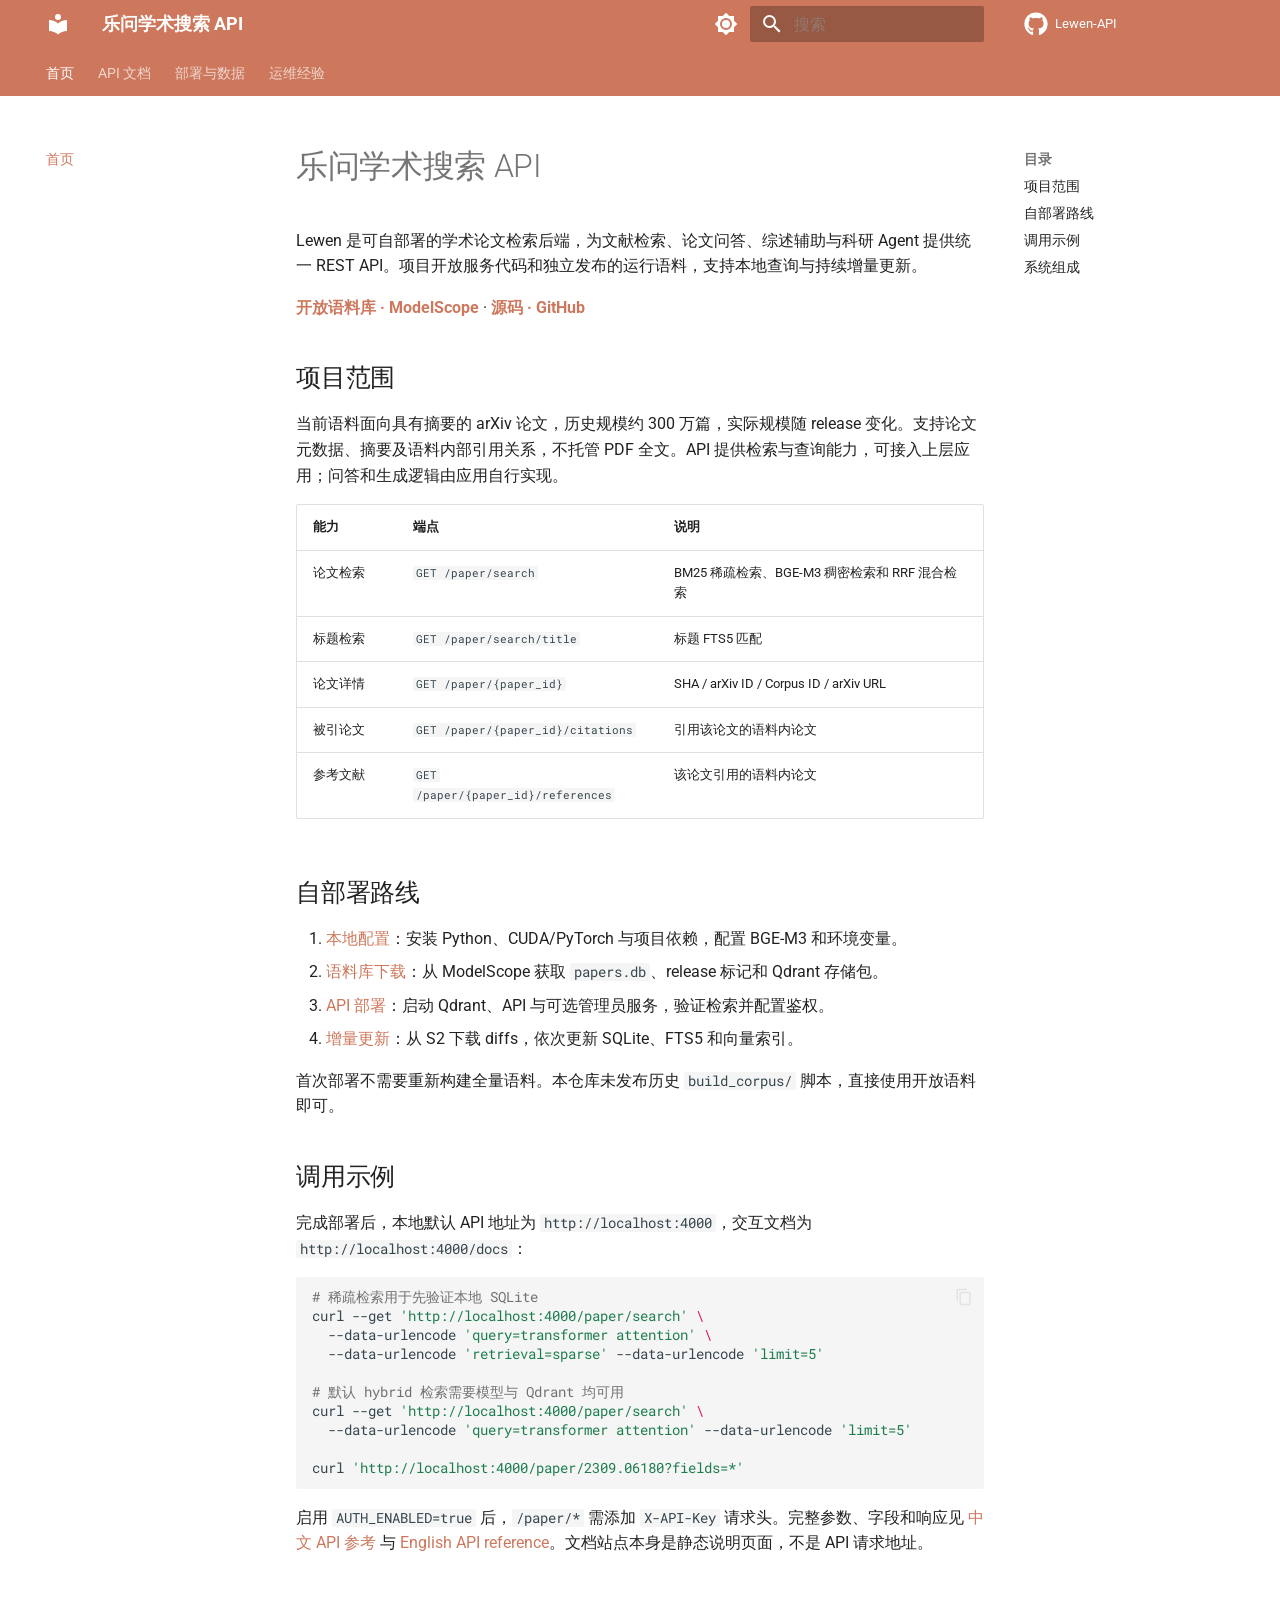
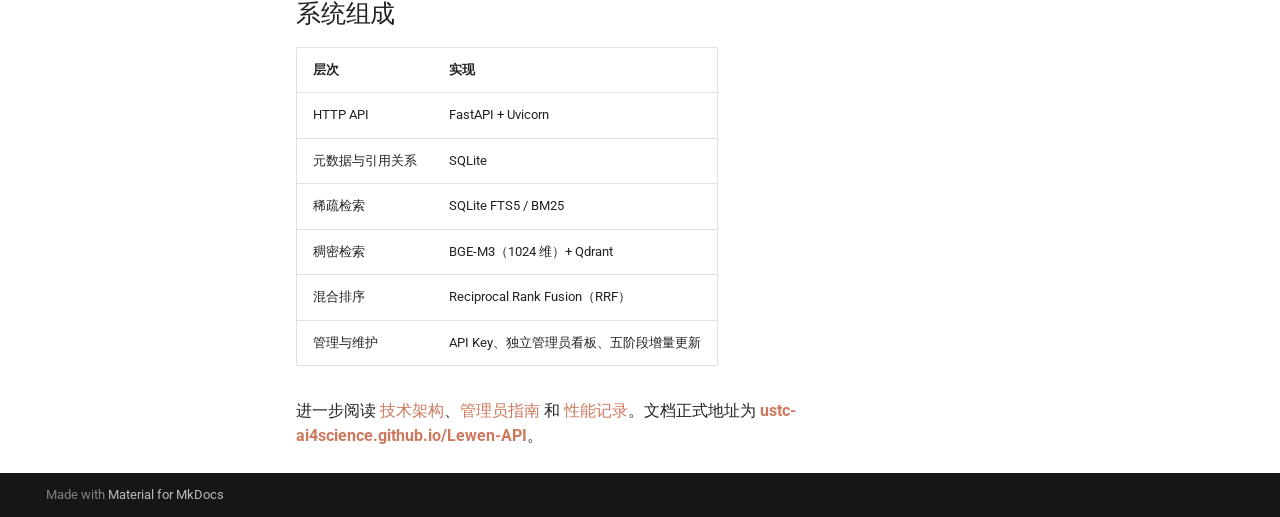
<file: index.html>
<!doctype html>
<html lang="zh" class="no-js">
  <head>
    
      <meta charset="utf-8">
      <meta name="viewport" content="width=device-width,initial-scale=1">
      
        <meta name="description" content="Lewen — 学术论文搜索 API 文档">
      
      
      
        <link rel="canonical" href="https://ustc-ai4science.github.io/Lewen-API/">
      
      
      
        <link rel="next" href="api-zh/">
      
      
        
      
      
      <link rel="icon" href="assets/images/favicon.png">
      <meta name="generator" content="mkdocs-1.6.1, mkdocs-material-9.7.7">
    
    
      
        <title>乐问学术搜索 API</title>
      
    
    
      <link rel="stylesheet" href="assets/stylesheets/main.ec1eaa64.min.css">
      
        
        <link rel="stylesheet" href="assets/stylesheets/palette.ab4e12ef.min.css">
      
      


    
    
      
    
    
      
        
        
        <link rel="preconnect" href="https://fonts.gstatic.com" crossorigin>
        <link rel="stylesheet" href="https://fonts.googleapis.com/css?family=Roboto:300,300i,400,400i,700,700i%7CRoboto+Mono:400,400i,700,700i&display=fallback">
        <style>:root{--md-text-font:"Roboto";--md-code-font:"Roboto Mono"}</style>
      
    
    
      <link rel="stylesheet" href="stylesheets/extra.css">
    
    <script>__md_scope=new URL(".",location),__md_hash=e=>[...e].reduce(((e,_)=>(e<<5)-e+_.charCodeAt(0)),0),__md_get=(e,_=localStorage,t=__md_scope)=>JSON.parse(_.getItem(t.pathname+"."+e)),__md_set=(e,_,t=localStorage,a=__md_scope)=>{try{t.setItem(a.pathname+"."+e,JSON.stringify(_))}catch(e){}}</script>
    
      

    
    
  </head>
  
  
    
    
      
    
    
    
    
    <body dir="ltr" data-md-color-scheme="default" data-md-color-primary="custom" data-md-color-accent="custom">
  
    
    <input class="md-toggle" data-md-toggle="drawer" type="checkbox" id="__drawer" autocomplete="off">
    <input class="md-toggle" data-md-toggle="search" type="checkbox" id="__search" autocomplete="off">
    <label class="md-overlay" for="__drawer"></label>
    <div data-md-component="skip">
      
        
        <a href="#api" class="md-skip">
          跳转至
        </a>
      
    </div>
    <div data-md-component="announce">
      
    </div>
    
    
      

<header class="md-header" data-md-component="header">
  <nav class="md-header__inner md-grid" aria-label="页眉">
    <a href="." title="乐问学术搜索 API" class="md-header__button md-logo" aria-label="乐问学术搜索 API" data-md-component="logo">
      
  
  <svg xmlns="http://www.w3.org/2000/svg" viewBox="0 0 24 24"><path d="M12 8a3 3 0 0 0 3-3 3 3 0 0 0-3-3 3 3 0 0 0-3 3 3 3 0 0 0 3 3m0 3.54C9.64 9.35 6.5 8 3 8v11c3.5 0 6.64 1.35 9 3.54 2.36-2.19 5.5-3.54 9-3.54V8c-3.5 0-6.64 1.35-9 3.54"/></svg>

    </a>
    <label class="md-header__button md-icon" for="__drawer">
      
      <svg xmlns="http://www.w3.org/2000/svg" viewBox="0 0 24 24"><path d="M3 6h18v2H3zm0 5h18v2H3zm0 5h18v2H3z"/></svg>
    </label>
    <div class="md-header__title" data-md-component="header-title">
      <div class="md-header__ellipsis">
        <div class="md-header__topic">
          <span class="md-ellipsis">
            乐问学术搜索 API
          </span>
        </div>
        <div class="md-header__topic" data-md-component="header-topic">
          <span class="md-ellipsis">
            
              首页
            
          </span>
        </div>
      </div>
    </div>
    
      
        <form class="md-header__option" data-md-component="palette">
  
    
    
    
    <input class="md-option" data-md-color-media="(prefers-color-scheme: light)" data-md-color-scheme="default" data-md-color-primary="custom" data-md-color-accent="custom"  aria-label="切换到深色模式"  type="radio" name="__palette" id="__palette_0">
    
      <label class="md-header__button md-icon" title="切换到深色模式" for="__palette_1" hidden>
        <svg xmlns="http://www.w3.org/2000/svg" viewBox="0 0 24 24"><path d="M12 8a4 4 0 0 0-4 4 4 4 0 0 0 4 4 4 4 0 0 0 4-4 4 4 0 0 0-4-4m0 10a6 6 0 0 1-6-6 6 6 0 0 1 6-6 6 6 0 0 1 6 6 6 6 0 0 1-6 6m8-9.31V4h-4.69L12 .69 8.69 4H4v4.69L.69 12 4 15.31V20h4.69L12 23.31 15.31 20H20v-4.69L23.31 12z"/></svg>
      </label>
    
  
    
    
    
    <input class="md-option" data-md-color-media="(prefers-color-scheme: dark)" data-md-color-scheme="slate" data-md-color-primary="custom" data-md-color-accent="custom"  aria-label="切换到浅色模式"  type="radio" name="__palette" id="__palette_1">
    
      <label class="md-header__button md-icon" title="切换到浅色模式" for="__palette_0" hidden>
        <svg xmlns="http://www.w3.org/2000/svg" viewBox="0 0 24 24"><path d="M12 18c-.89 0-1.74-.2-2.5-.55C11.56 16.5 13 14.42 13 12s-1.44-4.5-3.5-5.45C10.26 6.2 11.11 6 12 6a6 6 0 0 1 6 6 6 6 0 0 1-6 6m8-9.31V4h-4.69L12 .69 8.69 4H4v4.69L.69 12 4 15.31V20h4.69L12 23.31 15.31 20H20v-4.69L23.31 12z"/></svg>
      </label>
    
  
</form>
      
    
    
      <script>var palette=__md_get("__palette");if(palette&&palette.color){if("(prefers-color-scheme)"===palette.color.media){var media=matchMedia("(prefers-color-scheme: light)"),input=document.querySelector(media.matches?"[data-md-color-media='(prefers-color-scheme: light)']":"[data-md-color-media='(prefers-color-scheme: dark)']");palette.color.media=input.getAttribute("data-md-color-media"),palette.color.scheme=input.getAttribute("data-md-color-scheme"),palette.color.primary=input.getAttribute("data-md-color-primary"),palette.color.accent=input.getAttribute("data-md-color-accent")}for(var[key,value]of Object.entries(palette.color))document.body.setAttribute("data-md-color-"+key,value)}</script>
    
    
    
      
      
        <label class="md-header__button md-icon" for="__search">
          
          <svg xmlns="http://www.w3.org/2000/svg" viewBox="0 0 24 24"><path d="M9.5 3A6.5 6.5 0 0 1 16 9.5c0 1.61-.59 3.09-1.56 4.23l.27.27h.79l5 5-1.5 1.5-5-5v-.79l-.27-.27A6.52 6.52 0 0 1 9.5 16 6.5 6.5 0 0 1 3 9.5 6.5 6.5 0 0 1 9.5 3m0 2C7 5 5 7 5 9.5S7 14 9.5 14 14 12 14 9.5 12 5 9.5 5"/></svg>
        </label>
        <div class="md-search" data-md-component="search" role="dialog">
  <label class="md-search__overlay" for="__search"></label>
  <div class="md-search__inner" role="search">
    <form class="md-search__form" name="search">
      <input type="text" class="md-search__input" name="query" aria-label="搜索" placeholder="搜索" autocapitalize="off" autocorrect="off" autocomplete="off" spellcheck="false" data-md-component="search-query" required>
      <label class="md-search__icon md-icon" for="__search">
        
        <svg xmlns="http://www.w3.org/2000/svg" viewBox="0 0 24 24"><path d="M9.5 3A6.5 6.5 0 0 1 16 9.5c0 1.61-.59 3.09-1.56 4.23l.27.27h.79l5 5-1.5 1.5-5-5v-.79l-.27-.27A6.52 6.52 0 0 1 9.5 16 6.5 6.5 0 0 1 3 9.5 6.5 6.5 0 0 1 9.5 3m0 2C7 5 5 7 5 9.5S7 14 9.5 14 14 12 14 9.5 12 5 9.5 5"/></svg>
        
        <svg xmlns="http://www.w3.org/2000/svg" viewBox="0 0 24 24"><path d="M20 11v2H8l5.5 5.5-1.42 1.42L4.16 12l7.92-7.92L13.5 5.5 8 11z"/></svg>
      </label>
      <nav class="md-search__options" aria-label="查找">
        
        <button type="reset" class="md-search__icon md-icon" title="清空当前内容" aria-label="清空当前内容" tabindex="-1">
          
          <svg xmlns="http://www.w3.org/2000/svg" viewBox="0 0 24 24"><path d="M19 6.41 17.59 5 12 10.59 6.41 5 5 6.41 10.59 12 5 17.59 6.41 19 12 13.41 17.59 19 19 17.59 13.41 12z"/></svg>
        </button>
      </nav>
      
        <div class="md-search__suggest" data-md-component="search-suggest"></div>
      
    </form>
    <div class="md-search__output">
      <div class="md-search__scrollwrap" tabindex="0" data-md-scrollfix>
        <div class="md-search-result" data-md-component="search-result">
          <div class="md-search-result__meta">
            正在初始化搜索引擎
          </div>
          <ol class="md-search-result__list" role="presentation"></ol>
        </div>
      </div>
    </div>
  </div>
</div>
      
    
    
      <div class="md-header__source">
        <a href="https://github.com/ustc-ai4science/Lewen-API" title="前往仓库" class="md-source" data-md-component="source">
  <div class="md-source__icon md-icon">
    
    <svg xmlns="http://www.w3.org/2000/svg" viewBox="0 0 512 512"><!--! Font Awesome Free 7.1.0 by @fontawesome - https://fontawesome.com License - https://fontawesome.com/license/free (Icons: CC BY 4.0, Fonts: SIL OFL 1.1, Code: MIT License) Copyright 2025 Fonticons, Inc.--><path d="M173.9 397.4c0 2-2.3 3.6-5.2 3.6-3.3.3-5.6-1.3-5.6-3.6 0-2 2.3-3.6 5.2-3.6 3-.3 5.6 1.3 5.6 3.6m-31.1-4.5c-.7 2 1.3 4.3 4.3 4.9 2.6 1 5.6 0 6.2-2s-1.3-4.3-4.3-5.2c-2.6-.7-5.5.3-6.2 2.3m44.2-1.7c-2.9.7-4.9 2.6-4.6 4.9.3 2 2.9 3.3 5.9 2.6 2.9-.7 4.9-2.6 4.6-4.6-.3-1.9-3-3.2-5.9-2.9M252.8 8C114.1 8 8 113.3 8 252c0 110.9 69.8 205.8 169.5 239.2 12.8 2.3 17.3-5.6 17.3-12.1 0-6.2-.3-40.4-.3-61.4 0 0-70 15-84.7-29.8 0 0-11.4-29.1-27.8-36.6 0 0-22.9-15.7 1.6-15.4 0 0 24.9 2 38.6 25.8 21.9 38.6 58.6 27.5 72.9 20.9 2.3-16 8.8-27.1 16-33.7-55.9-6.2-112.3-14.3-112.3-110.5 0-27.5 7.6-41.3 23.6-58.9-2.6-6.5-11.1-33.3 2.6-67.9 20.9-6.5 69 27 69 27 20-5.6 41.5-8.5 62.8-8.5s42.8 2.9 62.8 8.5c0 0 48.1-33.6 69-27 13.7 34.7 5.2 61.4 2.6 67.9 16 17.7 25.8 31.5 25.8 58.9 0 96.5-58.9 104.2-114.8 110.5 9.2 7.9 17 22.9 17 46.4 0 33.7-.3 75.4-.3 83.6 0 6.5 4.6 14.4 17.3 12.1C436.2 457.8 504 362.9 504 252 504 113.3 391.5 8 252.8 8M105.2 352.9c-1.3 1-1 3.3.7 5.2 1.6 1.6 3.9 2.3 5.2 1 1.3-1 1-3.3-.7-5.2-1.6-1.6-3.9-2.3-5.2-1m-10.8-8.1c-.7 1.3.3 2.9 2.3 3.9 1.6 1 3.6.7 4.3-.7.7-1.3-.3-2.9-2.3-3.9-2-.6-3.6-.3-4.3.7m32.4 35.6c-1.6 1.3-1 4.3 1.3 6.2 2.3 2.3 5.2 2.6 6.5 1 1.3-1.3.7-4.3-1.3-6.2-2.2-2.3-5.2-2.6-6.5-1m-11.4-14.7c-1.6 1-1.6 3.6 0 5.9s4.3 3.3 5.6 2.3c1.6-1.3 1.6-3.9 0-6.2-1.4-2.3-4-3.3-5.6-2"/></svg>
  </div>
  <div class="md-source__repository">
    Lewen-API
  </div>
</a>
      </div>
    
  </nav>
  
</header>
    
    <div class="md-container" data-md-component="container">
      
      
        
          
            
<nav class="md-tabs" aria-label="标签" data-md-component="tabs">
  <div class="md-grid">
    <ul class="md-tabs__list">
      
        
  
  
  
    
  
  
    <li class="md-tabs__item md-tabs__item--active">
      <a href="." class="md-tabs__link">
        
  
  
    
  
  首页

      </a>
    </li>
  

      
        
  
  
  
  
    
    
      <li class="md-tabs__item">
        <a href="api-zh/" class="md-tabs__link">
          
  
  
  API 文档

        </a>
      </li>
    
  

      
        
  
  
  
  
    
    
      <li class="md-tabs__item">
        <a href="setup/" class="md-tabs__link">
          
  
  
  部署与数据

        </a>
      </li>
    
  

      
        
  
  
  
  
    
    
      <li class="md-tabs__item">
        <a href="api-key-admin/" class="md-tabs__link">
          
  
  
  运维经验

        </a>
      </li>
    
  

      
    </ul>
  </div>
</nav>
          
        
      
      <main class="md-main" data-md-component="main">
        <div class="md-main__inner md-grid">
          
            
              
              <div class="md-sidebar md-sidebar--primary" data-md-component="sidebar" data-md-type="navigation" >
                <div class="md-sidebar__scrollwrap">
                  <div class="md-sidebar__inner">
                    


  


<nav class="md-nav md-nav--primary md-nav--lifted" aria-label="导航栏" data-md-level="0">
  <label class="md-nav__title" for="__drawer">
    <a href="." title="乐问学术搜索 API" class="md-nav__button md-logo" aria-label="乐问学术搜索 API" data-md-component="logo">
      
  
  <svg xmlns="http://www.w3.org/2000/svg" viewBox="0 0 24 24"><path d="M12 8a3 3 0 0 0 3-3 3 3 0 0 0-3-3 3 3 0 0 0-3 3 3 3 0 0 0 3 3m0 3.54C9.64 9.35 6.5 8 3 8v11c3.5 0 6.64 1.35 9 3.54 2.36-2.19 5.5-3.54 9-3.54V8c-3.5 0-6.64 1.35-9 3.54"/></svg>

    </a>
    乐问学术搜索 API
  </label>
  
    <div class="md-nav__source">
      <a href="https://github.com/ustc-ai4science/Lewen-API" title="前往仓库" class="md-source" data-md-component="source">
  <div class="md-source__icon md-icon">
    
    <svg xmlns="http://www.w3.org/2000/svg" viewBox="0 0 512 512"><!--! Font Awesome Free 7.1.0 by @fontawesome - https://fontawesome.com License - https://fontawesome.com/license/free (Icons: CC BY 4.0, Fonts: SIL OFL 1.1, Code: MIT License) Copyright 2025 Fonticons, Inc.--><path d="M173.9 397.4c0 2-2.3 3.6-5.2 3.6-3.3.3-5.6-1.3-5.6-3.6 0-2 2.3-3.6 5.2-3.6 3-.3 5.6 1.3 5.6 3.6m-31.1-4.5c-.7 2 1.3 4.3 4.3 4.9 2.6 1 5.6 0 6.2-2s-1.3-4.3-4.3-5.2c-2.6-.7-5.5.3-6.2 2.3m44.2-1.7c-2.9.7-4.9 2.6-4.6 4.9.3 2 2.9 3.3 5.9 2.6 2.9-.7 4.9-2.6 4.6-4.6-.3-1.9-3-3.2-5.9-2.9M252.8 8C114.1 8 8 113.3 8 252c0 110.9 69.8 205.8 169.5 239.2 12.8 2.3 17.3-5.6 17.3-12.1 0-6.2-.3-40.4-.3-61.4 0 0-70 15-84.7-29.8 0 0-11.4-29.1-27.8-36.6 0 0-22.9-15.7 1.6-15.4 0 0 24.9 2 38.6 25.8 21.9 38.6 58.6 27.5 72.9 20.9 2.3-16 8.8-27.1 16-33.7-55.9-6.2-112.3-14.3-112.3-110.5 0-27.5 7.6-41.3 23.6-58.9-2.6-6.5-11.1-33.3 2.6-67.9 20.9-6.5 69 27 69 27 20-5.6 41.5-8.5 62.8-8.5s42.8 2.9 62.8 8.5c0 0 48.1-33.6 69-27 13.7 34.7 5.2 61.4 2.6 67.9 16 17.7 25.8 31.5 25.8 58.9 0 96.5-58.9 104.2-114.8 110.5 9.2 7.9 17 22.9 17 46.4 0 33.7-.3 75.4-.3 83.6 0 6.5 4.6 14.4 17.3 12.1C436.2 457.8 504 362.9 504 252 504 113.3 391.5 8 252.8 8M105.2 352.9c-1.3 1-1 3.3.7 5.2 1.6 1.6 3.9 2.3 5.2 1 1.3-1 1-3.3-.7-5.2-1.6-1.6-3.9-2.3-5.2-1m-10.8-8.1c-.7 1.3.3 2.9 2.3 3.9 1.6 1 3.6.7 4.3-.7.7-1.3-.3-2.9-2.3-3.9-2-.6-3.6-.3-4.3.7m32.4 35.6c-1.6 1.3-1 4.3 1.3 6.2 2.3 2.3 5.2 2.6 6.5 1 1.3-1.3.7-4.3-1.3-6.2-2.2-2.3-5.2-2.6-6.5-1m-11.4-14.7c-1.6 1-1.6 3.6 0 5.9s4.3 3.3 5.6 2.3c1.6-1.3 1.6-3.9 0-6.2-1.4-2.3-4-3.3-5.6-2"/></svg>
  </div>
  <div class="md-source__repository">
    Lewen-API
  </div>
</a>
    </div>
  
  <ul class="md-nav__list" data-md-scrollfix>
    
      
      
  
  
    
  
  
  
    <li class="md-nav__item md-nav__item--active">
      
      <input class="md-nav__toggle md-toggle" type="checkbox" id="__toc">
      
      
        
      
      
        <label class="md-nav__link md-nav__link--active" for="__toc">
          
  
  
  <span class="md-ellipsis">
    
  
    首页
  

    
  </span>
  
  

          <span class="md-nav__icon md-icon"></span>
        </label>
      
      <a href="." class="md-nav__link md-nav__link--active">
        
  
  
  <span class="md-ellipsis">
    
  
    首页
  

    
  </span>
  
  

      </a>
      
        

<nav class="md-nav md-nav--secondary" aria-label="目录">
  
  
  
    
  
  
    <label class="md-nav__title" for="__toc">
      <span class="md-nav__icon md-icon"></span>
      目录
    </label>
    <ul class="md-nav__list" data-md-component="toc" data-md-scrollfix>
      
        <li class="md-nav__item">
  <a href="#_1" class="md-nav__link">
    <span class="md-ellipsis">
      
        项目范围
      
    </span>
  </a>
  
</li>
      
        <li class="md-nav__item">
  <a href="#_2" class="md-nav__link">
    <span class="md-ellipsis">
      
        自部署路线
      
    </span>
  </a>
  
</li>
      
        <li class="md-nav__item">
  <a href="#_3" class="md-nav__link">
    <span class="md-ellipsis">
      
        调用示例
      
    </span>
  </a>
  
</li>
      
        <li class="md-nav__item">
  <a href="#_4" class="md-nav__link">
    <span class="md-ellipsis">
      
        系统组成
      
    </span>
  </a>
  
</li>
      
    </ul>
  
</nav>
      
    </li>
  

    
      
      
  
  
  
  
    
    
    
    
      
      
        
      
    
    
    <li class="md-nav__item md-nav__item--nested">
      
        
        
          
        
        <input class="md-nav__toggle md-toggle md-toggle--indeterminate" type="checkbox" id="__nav_2" >
        
          
          <label class="md-nav__link" for="__nav_2" id="__nav_2_label" tabindex="0">
            
  
  
  <span class="md-ellipsis">
    
  
    API 文档
  

    
  </span>
  
  

            <span class="md-nav__icon md-icon"></span>
          </label>
        
        <nav class="md-nav" data-md-level="1" aria-labelledby="__nav_2_label" aria-expanded="false">
          <label class="md-nav__title" for="__nav_2">
            <span class="md-nav__icon md-icon"></span>
            
  
    API 文档
  

          </label>
          <ul class="md-nav__list" data-md-scrollfix>
            
              
                
  
  
  
  
    <li class="md-nav__item">
      <a href="api-zh/" class="md-nav__link">
        
  
  
  <span class="md-ellipsis">
    
  
    API 参考 (中文)
  

    
  </span>
  
  

      </a>
    </li>
  

              
            
              
                
  
  
  
  
    <li class="md-nav__item">
      <a href="api-en/" class="md-nav__link">
        
  
  
  <span class="md-ellipsis">
    
  
    API Reference (EN)
  

    
  </span>
  
  

      </a>
    </li>
  

              
            
          </ul>
        </nav>
      
    </li>
  

    
      
      
  
  
  
  
    
    
    
    
      
      
        
      
    
    
    <li class="md-nav__item md-nav__item--nested">
      
        
        
          
        
        <input class="md-nav__toggle md-toggle md-toggle--indeterminate" type="checkbox" id="__nav_3" >
        
          
          <label class="md-nav__link" for="__nav_3" id="__nav_3_label" tabindex="0">
            
  
  
  <span class="md-ellipsis">
    
  
    部署与数据
  

    
  </span>
  
  

            <span class="md-nav__icon md-icon"></span>
          </label>
        
        <nav class="md-nav" data-md-level="1" aria-labelledby="__nav_3_label" aria-expanded="false">
          <label class="md-nav__title" for="__nav_3">
            <span class="md-nav__icon md-icon"></span>
            
  
    部署与数据
  

          </label>
          <ul class="md-nav__list" data-md-scrollfix>
            
              
                
  
  
  
  
    <li class="md-nav__item">
      <a href="setup/" class="md-nav__link">
        
  
  
  <span class="md-ellipsis">
    
  
    本地配置
  

    
  </span>
  
  

      </a>
    </li>
  

              
            
              
                
  
  
  
  
    <li class="md-nav__item">
      <a href="deployment/" class="md-nav__link">
        
  
  
  <span class="md-ellipsis">
    
  
    API 部署
  

    
  </span>
  
  

      </a>
    </li>
  

              
            
              
                
  
  
  
  
    <li class="md-nav__item">
      <a href="architecture/" class="md-nav__link">
        
  
  
  <span class="md-ellipsis">
    
  
    技术架构
  

    
  </span>
  
  

      </a>
    </li>
  

              
            
              
                
  
  
  
  
    <li class="md-nav__item">
      <a href="data/" class="md-nav__link">
        
  
  
  <span class="md-ellipsis">
    
  
    语料库下载与结构
  

    
  </span>
  
  

      </a>
    </li>
  

              
            
              
                
  
  
  
  
    <li class="md-nav__item">
      <a href="incremental-update/" class="md-nav__link">
        
  
  
  <span class="md-ellipsis">
    
  
    增量更新
  

    
  </span>
  
  

      </a>
    </li>
  

              
            
          </ul>
        </nav>
      
    </li>
  

    
      
      
  
  
  
  
    
    
    
    
      
      
        
      
    
    
    <li class="md-nav__item md-nav__item--nested">
      
        
        
          
        
        <input class="md-nav__toggle md-toggle md-toggle--indeterminate" type="checkbox" id="__nav_4" >
        
          
          <label class="md-nav__link" for="__nav_4" id="__nav_4_label" tabindex="0">
            
  
  
  <span class="md-ellipsis">
    
  
    运维经验
  

    
  </span>
  
  

            <span class="md-nav__icon md-icon"></span>
          </label>
        
        <nav class="md-nav" data-md-level="1" aria-labelledby="__nav_4_label" aria-expanded="false">
          <label class="md-nav__title" for="__nav_4">
            <span class="md-nav__icon md-icon"></span>
            
  
    运维经验
  

          </label>
          <ul class="md-nav__list" data-md-scrollfix>
            
              
                
  
  
  
  
    <li class="md-nav__item">
      <a href="api-key-admin/" class="md-nav__link">
        
  
  
  <span class="md-ellipsis">
    
  
    管理员运维指南
  

    
  </span>
  
  

      </a>
    </li>
  

              
            
              
                
  
  
  
  
    <li class="md-nav__item">
      <a href="performance-lessons/" class="md-nav__link">
        
  
  
  <span class="md-ellipsis">
    
  
    性能调优踩坑记录
  

    
  </span>
  
  

      </a>
    </li>
  

              
            
          </ul>
        </nav>
      
    </li>
  

    
  </ul>
</nav>
                  </div>
                </div>
              </div>
            
            
              
              <div class="md-sidebar md-sidebar--secondary" data-md-component="sidebar" data-md-type="toc" >
                <div class="md-sidebar__scrollwrap">
                  <div class="md-sidebar__inner">
                    

<nav class="md-nav md-nav--secondary" aria-label="目录">
  
  
  
    
  
  
    <label class="md-nav__title" for="__toc">
      <span class="md-nav__icon md-icon"></span>
      目录
    </label>
    <ul class="md-nav__list" data-md-component="toc" data-md-scrollfix>
      
        <li class="md-nav__item">
  <a href="#_1" class="md-nav__link">
    <span class="md-ellipsis">
      
        项目范围
      
    </span>
  </a>
  
</li>
      
        <li class="md-nav__item">
  <a href="#_2" class="md-nav__link">
    <span class="md-ellipsis">
      
        自部署路线
      
    </span>
  </a>
  
</li>
      
        <li class="md-nav__item">
  <a href="#_3" class="md-nav__link">
    <span class="md-ellipsis">
      
        调用示例
      
    </span>
  </a>
  
</li>
      
        <li class="md-nav__item">
  <a href="#_4" class="md-nav__link">
    <span class="md-ellipsis">
      
        系统组成
      
    </span>
  </a>
  
</li>
      
    </ul>
  
</nav>
                  </div>
                </div>
              </div>
            
          
          
            <div class="md-content" data-md-component="content">
              
              <article class="md-content__inner md-typeset">
                
                  


  
  


<h1 id="api">乐问学术搜索 API<a class="headerlink" href="#api" title="Permanent link">&para;</a></h1>
<p>Lewen 是可自部署的学术论文检索后端，为文献检索、论文问答、综述辅助与科研 Agent 提供统一 REST API。项目开放服务代码和独立发布的运行语料，支持本地查询与持续增量更新。</p>
<p><strong><a href="https://www.modelscope.cn/datasets/flappybear80/lewen-corpus">开放语料库 · ModelScope</a></strong> · <strong><a href="https://github.com/ustc-ai4science/Lewen-API">源码 · GitHub</a></strong></p>
<h2 id="_1">项目范围<a class="headerlink" href="#_1" title="Permanent link">&para;</a></h2>
<p>当前语料面向具有摘要的 arXiv 论文，历史规模约 300 万篇，实际规模随 release 变化。支持论文元数据、摘要及语料内部引用关系，不托管 PDF 全文。API 提供检索与查询能力，可接入上层应用；问答和生成逻辑由应用自行实现。</p>
<table>
<thead>
<tr>
<th>能力</th>
<th>端点</th>
<th>说明</th>
</tr>
</thead>
<tbody>
<tr>
<td>论文检索</td>
<td><code>GET /paper/search</code></td>
<td>BM25 稀疏检索、BGE-M3 稠密检索和 RRF 混合检索</td>
</tr>
<tr>
<td>标题检索</td>
<td><code>GET /paper/search/title</code></td>
<td>标题 FTS5 匹配</td>
</tr>
<tr>
<td>论文详情</td>
<td><code>GET /paper/{paper_id}</code></td>
<td>SHA / arXiv ID / Corpus ID / arXiv URL</td>
</tr>
<tr>
<td>被引论文</td>
<td><code>GET /paper/{paper_id}/citations</code></td>
<td>引用该论文的语料内论文</td>
</tr>
<tr>
<td>参考文献</td>
<td><code>GET /paper/{paper_id}/references</code></td>
<td>该论文引用的语料内论文</td>
</tr>
</tbody>
</table>
<h2 id="_2">自部署路线<a class="headerlink" href="#_2" title="Permanent link">&para;</a></h2>
<ol>
<li><a href="setup/">本地配置</a>：安装 Python、CUDA/PyTorch 与项目依赖，配置 BGE-M3 和环境变量。</li>
<li><a href="data/">语料库下载</a>：从 ModelScope 获取 <code>papers.db</code>、release 标记和 Qdrant 存储包。</li>
<li><a href="deployment/">API 部署</a>：启动 Qdrant、API 与可选管理员服务，验证检索并配置鉴权。</li>
<li><a href="incremental-update/">增量更新</a>：从 S2 下载 diffs，依次更新 SQLite、FTS5 和向量索引。</li>
</ol>
<p>首次部署不需要重新构建全量语料。本仓库未发布历史 <code>build_corpus/</code> 脚本，直接使用开放语料即可。</p>
<h2 id="_3">调用示例<a class="headerlink" href="#_3" title="Permanent link">&para;</a></h2>
<p>完成部署后，本地默认 API 地址为 <code>http://localhost:4000</code>，交互文档为 <code>http://localhost:4000/docs</code>：</p>
<div class="highlight"><pre><span></span><code><a id="__codelineno-0-1" name="__codelineno-0-1" href="#__codelineno-0-1"></a><span class="c1"># 稀疏检索用于先验证本地 SQLite</span>
<a id="__codelineno-0-2" name="__codelineno-0-2" href="#__codelineno-0-2"></a>curl<span class="w"> </span>--get<span class="w"> </span><span class="s1">'http://localhost:4000/paper/search'</span><span class="w"> </span><span class="se">\</span>
<a id="__codelineno-0-3" name="__codelineno-0-3" href="#__codelineno-0-3"></a><span class="w">  </span>--data-urlencode<span class="w"> </span><span class="s1">'query=transformer attention'</span><span class="w"> </span><span class="se">\</span>
<a id="__codelineno-0-4" name="__codelineno-0-4" href="#__codelineno-0-4"></a><span class="w">  </span>--data-urlencode<span class="w"> </span><span class="s1">'retrieval=sparse'</span><span class="w"> </span>--data-urlencode<span class="w"> </span><span class="s1">'limit=5'</span>
<a id="__codelineno-0-5" name="__codelineno-0-5" href="#__codelineno-0-5"></a>
<a id="__codelineno-0-6" name="__codelineno-0-6" href="#__codelineno-0-6"></a><span class="c1"># 默认 hybrid 检索需要模型与 Qdrant 均可用</span>
<a id="__codelineno-0-7" name="__codelineno-0-7" href="#__codelineno-0-7"></a>curl<span class="w"> </span>--get<span class="w"> </span><span class="s1">'http://localhost:4000/paper/search'</span><span class="w"> </span><span class="se">\</span>
<a id="__codelineno-0-8" name="__codelineno-0-8" href="#__codelineno-0-8"></a><span class="w">  </span>--data-urlencode<span class="w"> </span><span class="s1">'query=transformer attention'</span><span class="w"> </span>--data-urlencode<span class="w"> </span><span class="s1">'limit=5'</span>
<a id="__codelineno-0-9" name="__codelineno-0-9" href="#__codelineno-0-9"></a>
<a id="__codelineno-0-10" name="__codelineno-0-10" href="#__codelineno-0-10"></a>curl<span class="w"> </span><span class="s1">'http://localhost:4000/paper/2309.06180?fields=*'</span>
</code></pre></div>
<p>启用 <code>AUTH_ENABLED=true</code> 后，<code>/paper/*</code> 需添加 <code>X-API-Key</code> 请求头。完整参数、字段和响应见 <a href="api-zh/">中文 API 参考</a> 与 <a href="api-en/">English API reference</a>。文档站点本身是静态说明页面，不是 API 请求地址。</p>
<h2 id="_4">系统组成<a class="headerlink" href="#_4" title="Permanent link">&para;</a></h2>
<table>
<thead>
<tr>
<th>层次</th>
<th>实现</th>
</tr>
</thead>
<tbody>
<tr>
<td>HTTP API</td>
<td>FastAPI + Uvicorn</td>
</tr>
<tr>
<td>元数据与引用关系</td>
<td>SQLite</td>
</tr>
<tr>
<td>稀疏检索</td>
<td>SQLite FTS5 / BM25</td>
</tr>
<tr>
<td>稠密检索</td>
<td>BGE-M3（1024 维）+ Qdrant</td>
</tr>
<tr>
<td>混合排序</td>
<td>Reciprocal Rank Fusion（RRF）</td>
</tr>
<tr>
<td>管理与维护</td>
<td>API Key、独立管理员看板、五阶段增量更新</td>
</tr>
</tbody>
</table>
<p>进一步阅读 <a href="architecture/">技术架构</a>、<a href="api-key-admin/">管理员指南</a> 和 <a href="performance-lessons/">性能记录</a>。文档正式地址为 <strong><a href="https://ustc-ai4science.github.io/Lewen-API/">ustc-ai4science.github.io/Lewen-API</a></strong>。</p>












                
              </article>
            </div>
          
          
  <script>var tabs=__md_get("__tabs");if(Array.isArray(tabs))e:for(var set of document.querySelectorAll(".tabbed-set")){var labels=set.querySelector(".tabbed-labels");for(var tab of tabs)for(var label of labels.getElementsByTagName("label"))if(label.innerText.trim()===tab){var input=document.getElementById(label.htmlFor);input.checked=!0;continue e}}</script>

<script>var target=document.getElementById(location.hash.slice(1));target&&target.name&&(target.checked=target.name.startsWith("__tabbed_"))</script>
        </div>
        
          <button type="button" class="md-top md-icon" data-md-component="top" hidden>
  
  <svg xmlns="http://www.w3.org/2000/svg" viewBox="0 0 24 24"><path d="M13 20h-2V8l-5.5 5.5-1.42-1.42L12 4.16l7.92 7.92-1.42 1.42L13 8z"/></svg>
  回到页面顶部
</button>
        
      </main>
      
        <footer class="md-footer">
  
  <div class="md-footer-meta md-typeset">
    <div class="md-footer-meta__inner md-grid">
      <div class="md-copyright">
  
  
    Made with
    <a href="https://squidfunk.github.io/mkdocs-material/" target="_blank" rel="noopener">
      Material for MkDocs
    </a>
  
</div>
      
    </div>
  </div>
</footer>
      
    </div>
    <div class="md-dialog" data-md-component="dialog">
      <div class="md-dialog__inner md-typeset"></div>
    </div>
    
    
    
      
      
      <script id="__config" type="application/json">{"annotate": null, "base": ".", "features": ["navigation.tabs", "navigation.sections", "navigation.expand", "navigation.top", "search.highlight", "search.suggest", "content.code.copy", "content.tabs.link"], "search": "assets/javascripts/workers/search.2c215733.min.js", "tags": null, "translations": {"clipboard.copied": "\u5df2\u590d\u5236", "clipboard.copy": "\u590d\u5236", "search.result.more.one": "\u5728\u8be5\u9875\u4e0a\u8fd8\u6709 1 \u4e2a\u7b26\u5408\u6761\u4ef6\u7684\u7ed3\u679c", "search.result.more.other": "\u5728\u8be5\u9875\u4e0a\u8fd8\u6709 # \u4e2a\u7b26\u5408\u6761\u4ef6\u7684\u7ed3\u679c", "search.result.none": "\u6ca1\u6709\u627e\u5230\u7b26\u5408\u6761\u4ef6\u7684\u7ed3\u679c", "search.result.one": "\u627e\u5230 1 \u4e2a\u7b26\u5408\u6761\u4ef6\u7684\u7ed3\u679c", "search.result.other": "# \u4e2a\u7b26\u5408\u6761\u4ef6\u7684\u7ed3\u679c", "search.result.placeholder": "\u952e\u5165\u4ee5\u5f00\u59cb\u641c\u7d22", "search.result.term.missing": "\u7f3a\u5c11", "select.version": "\u9009\u62e9\u5f53\u524d\u7248\u672c"}, "version": null}</script>
    
    
      <script src="assets/javascripts/bundle.d7400e89.min.js"></script>
      
    
  </body>
</html>
</file>
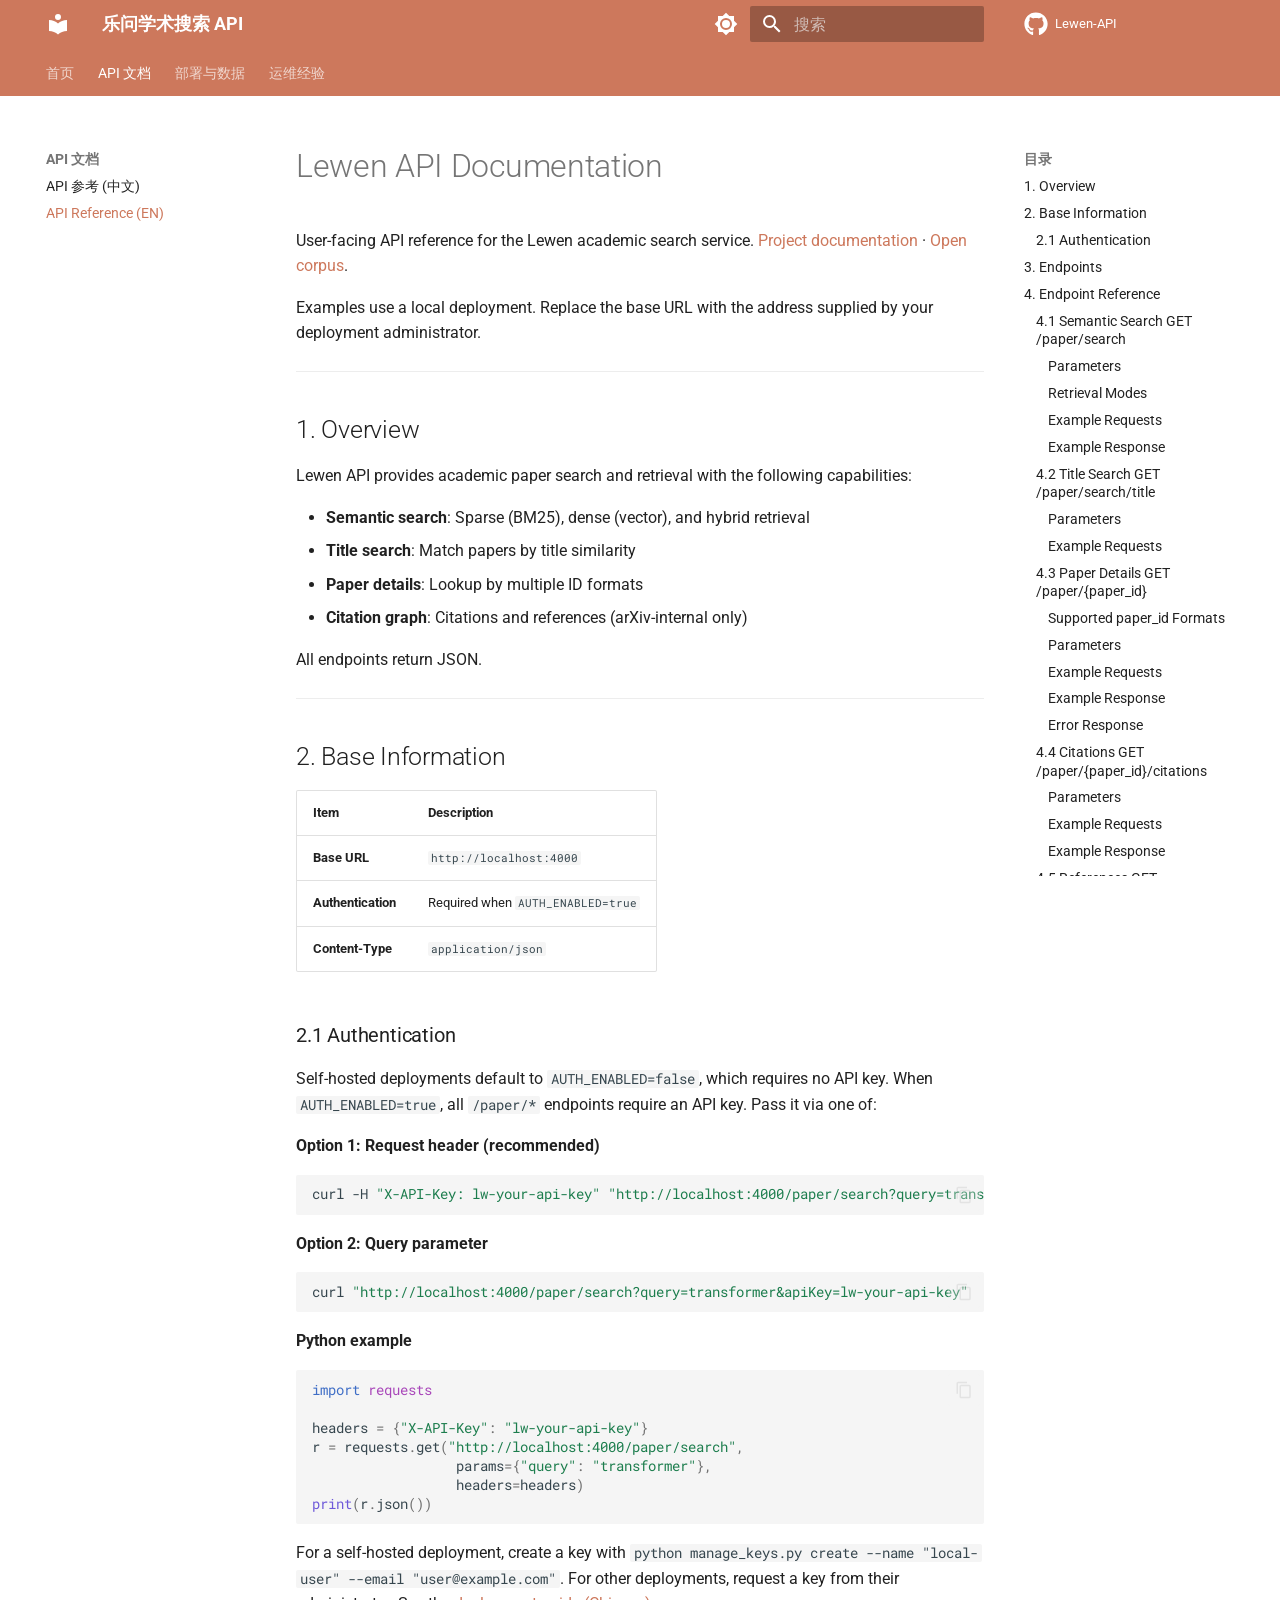
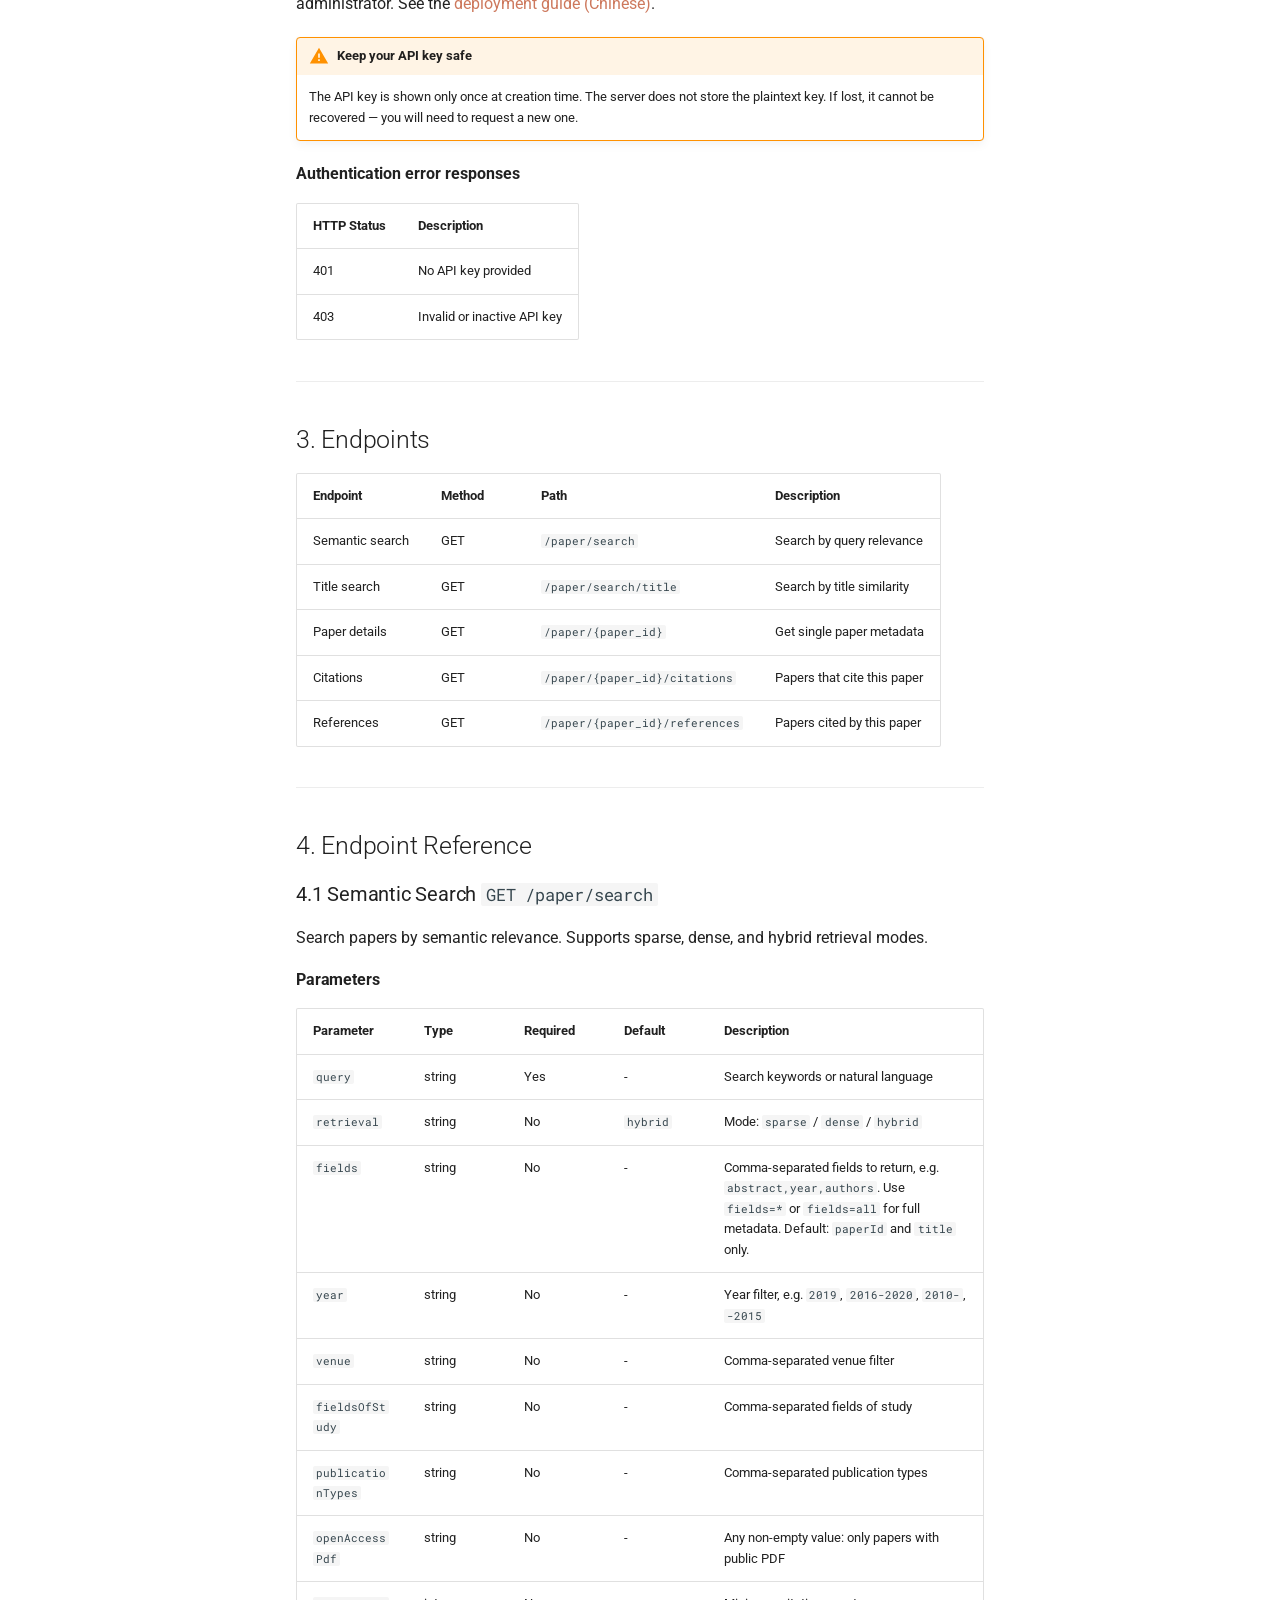
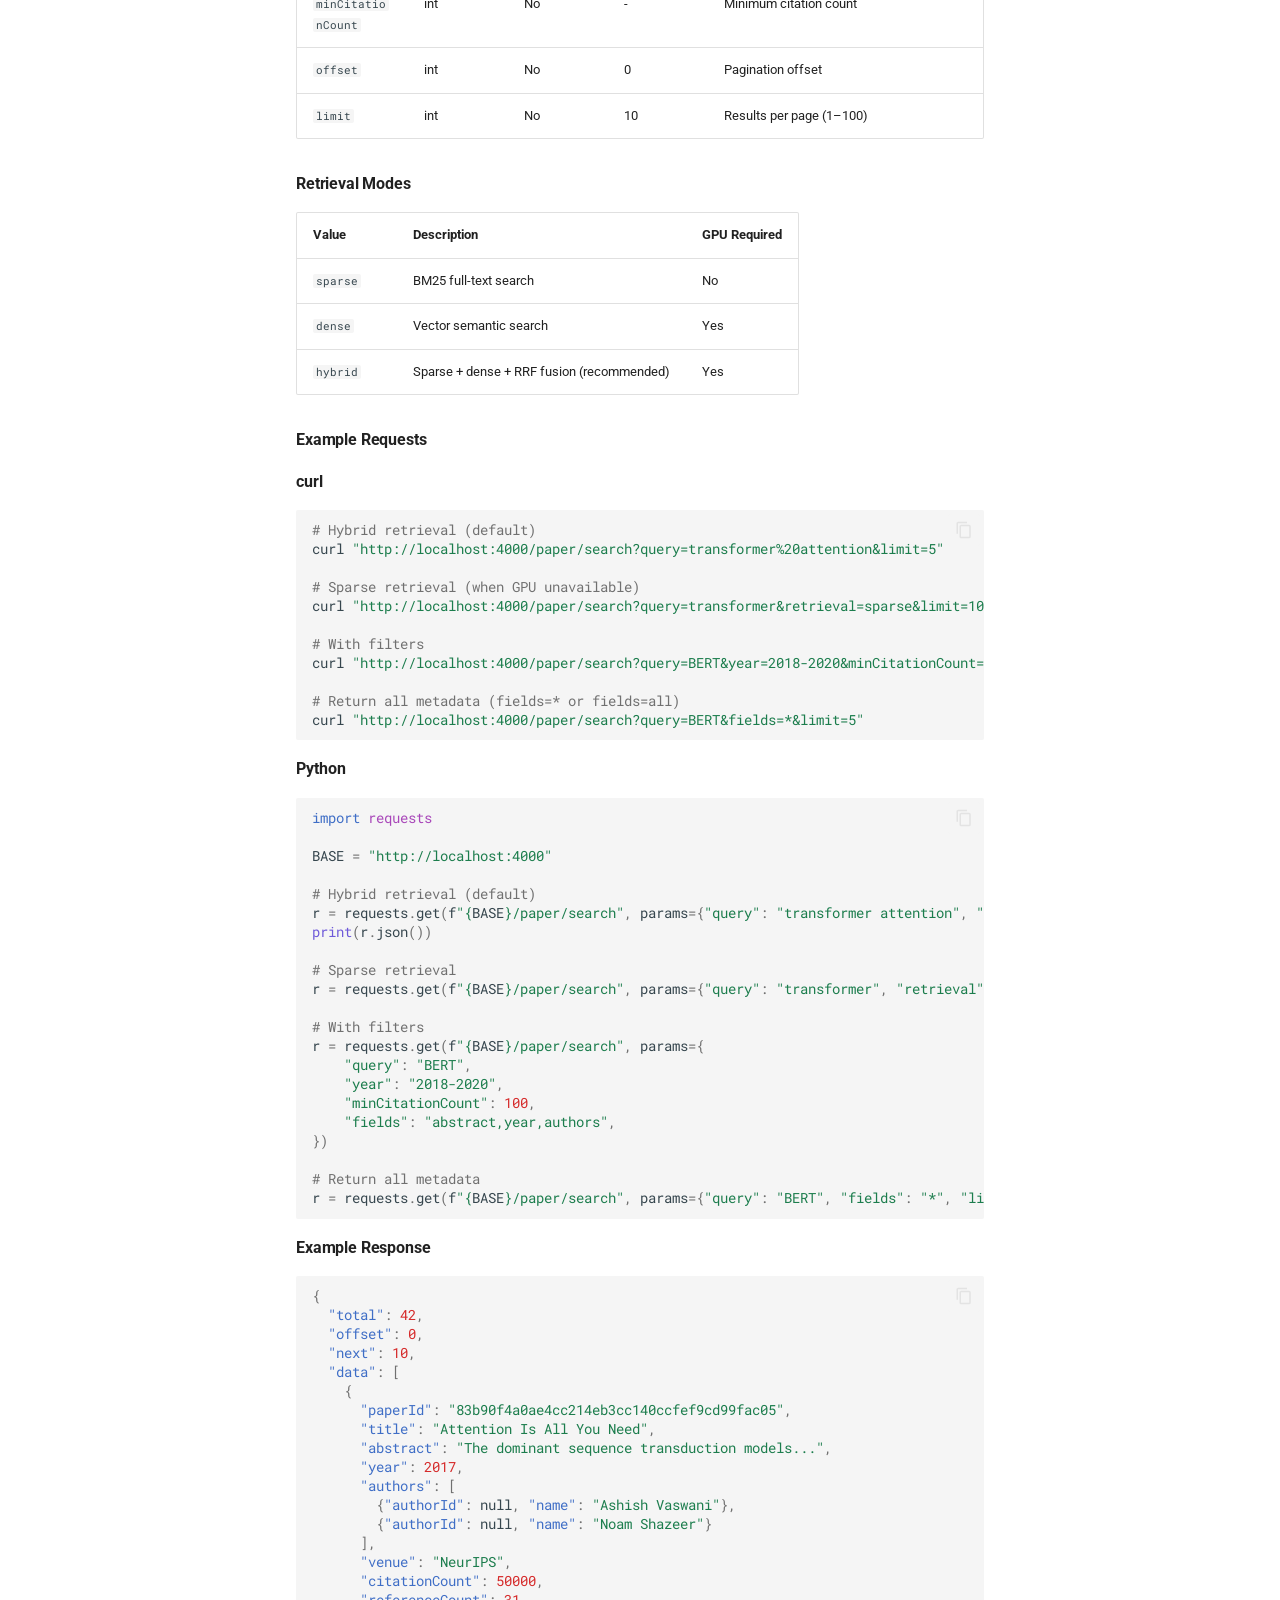
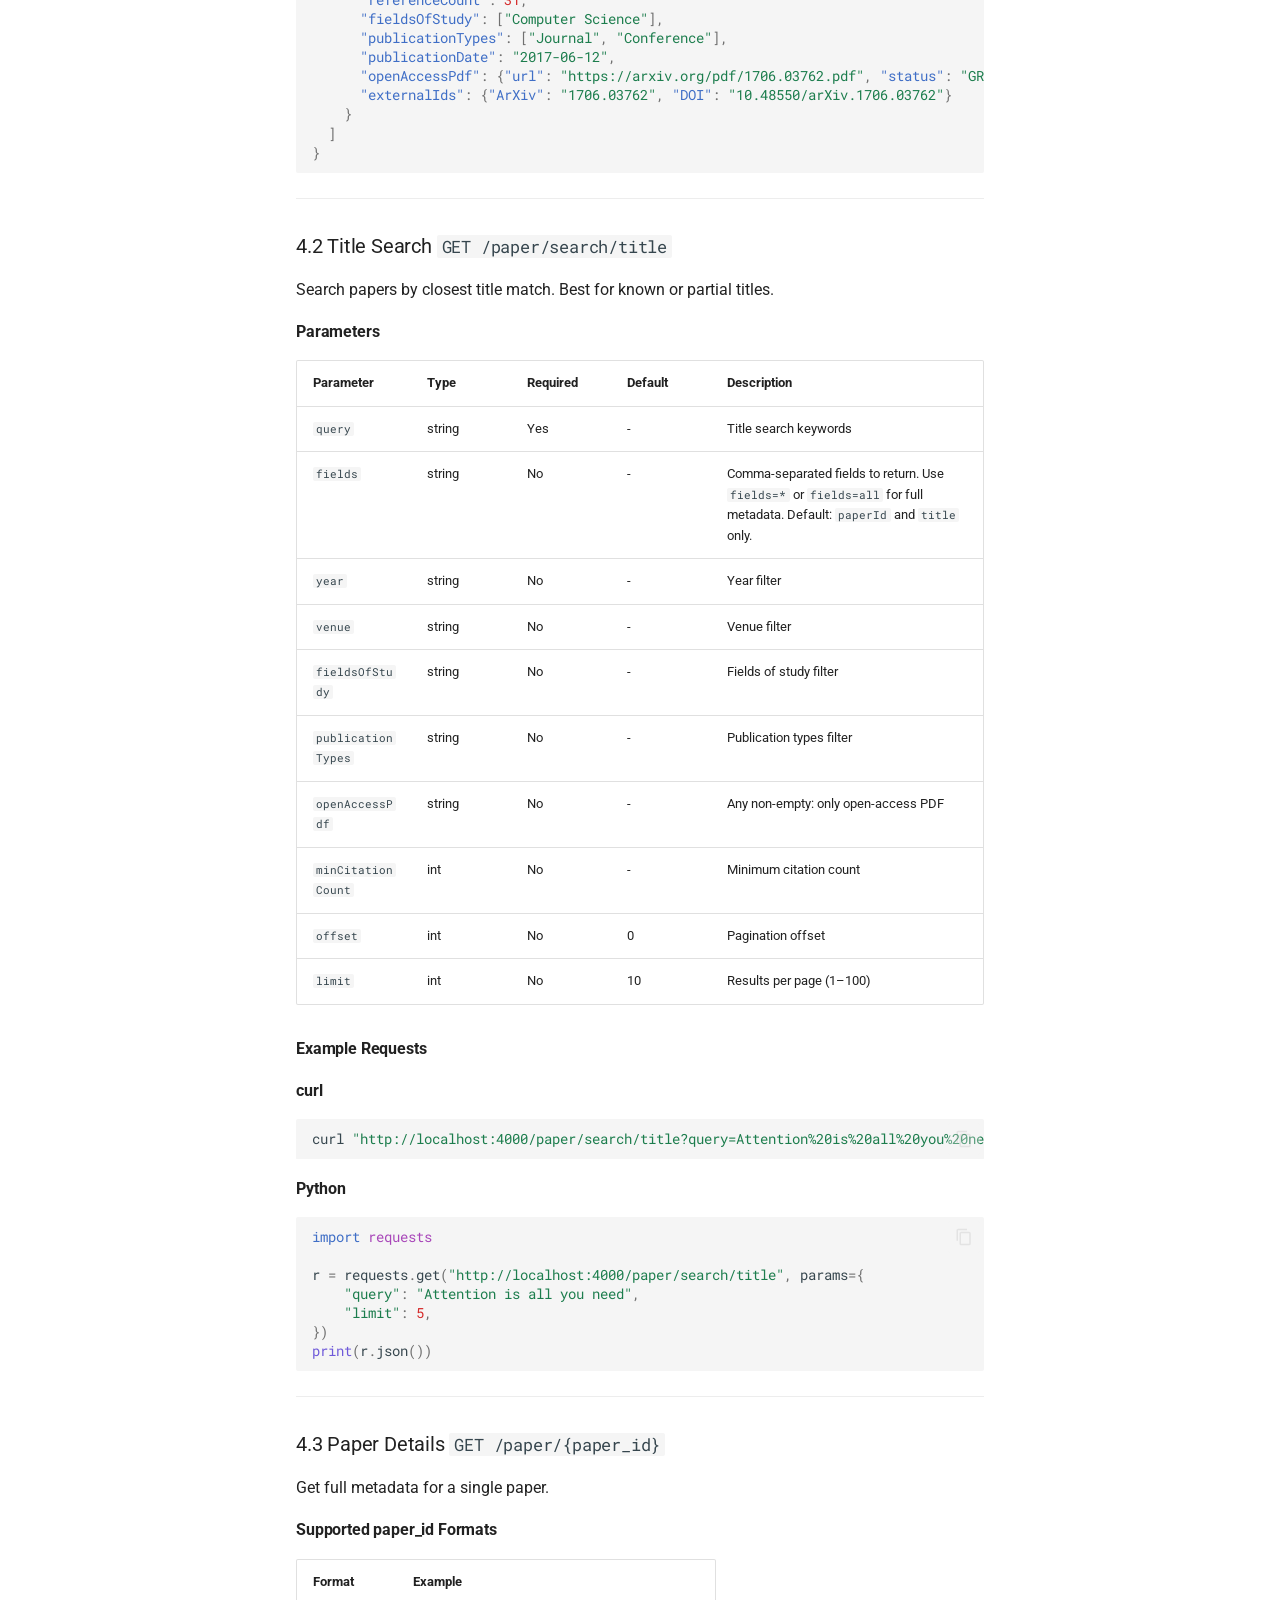
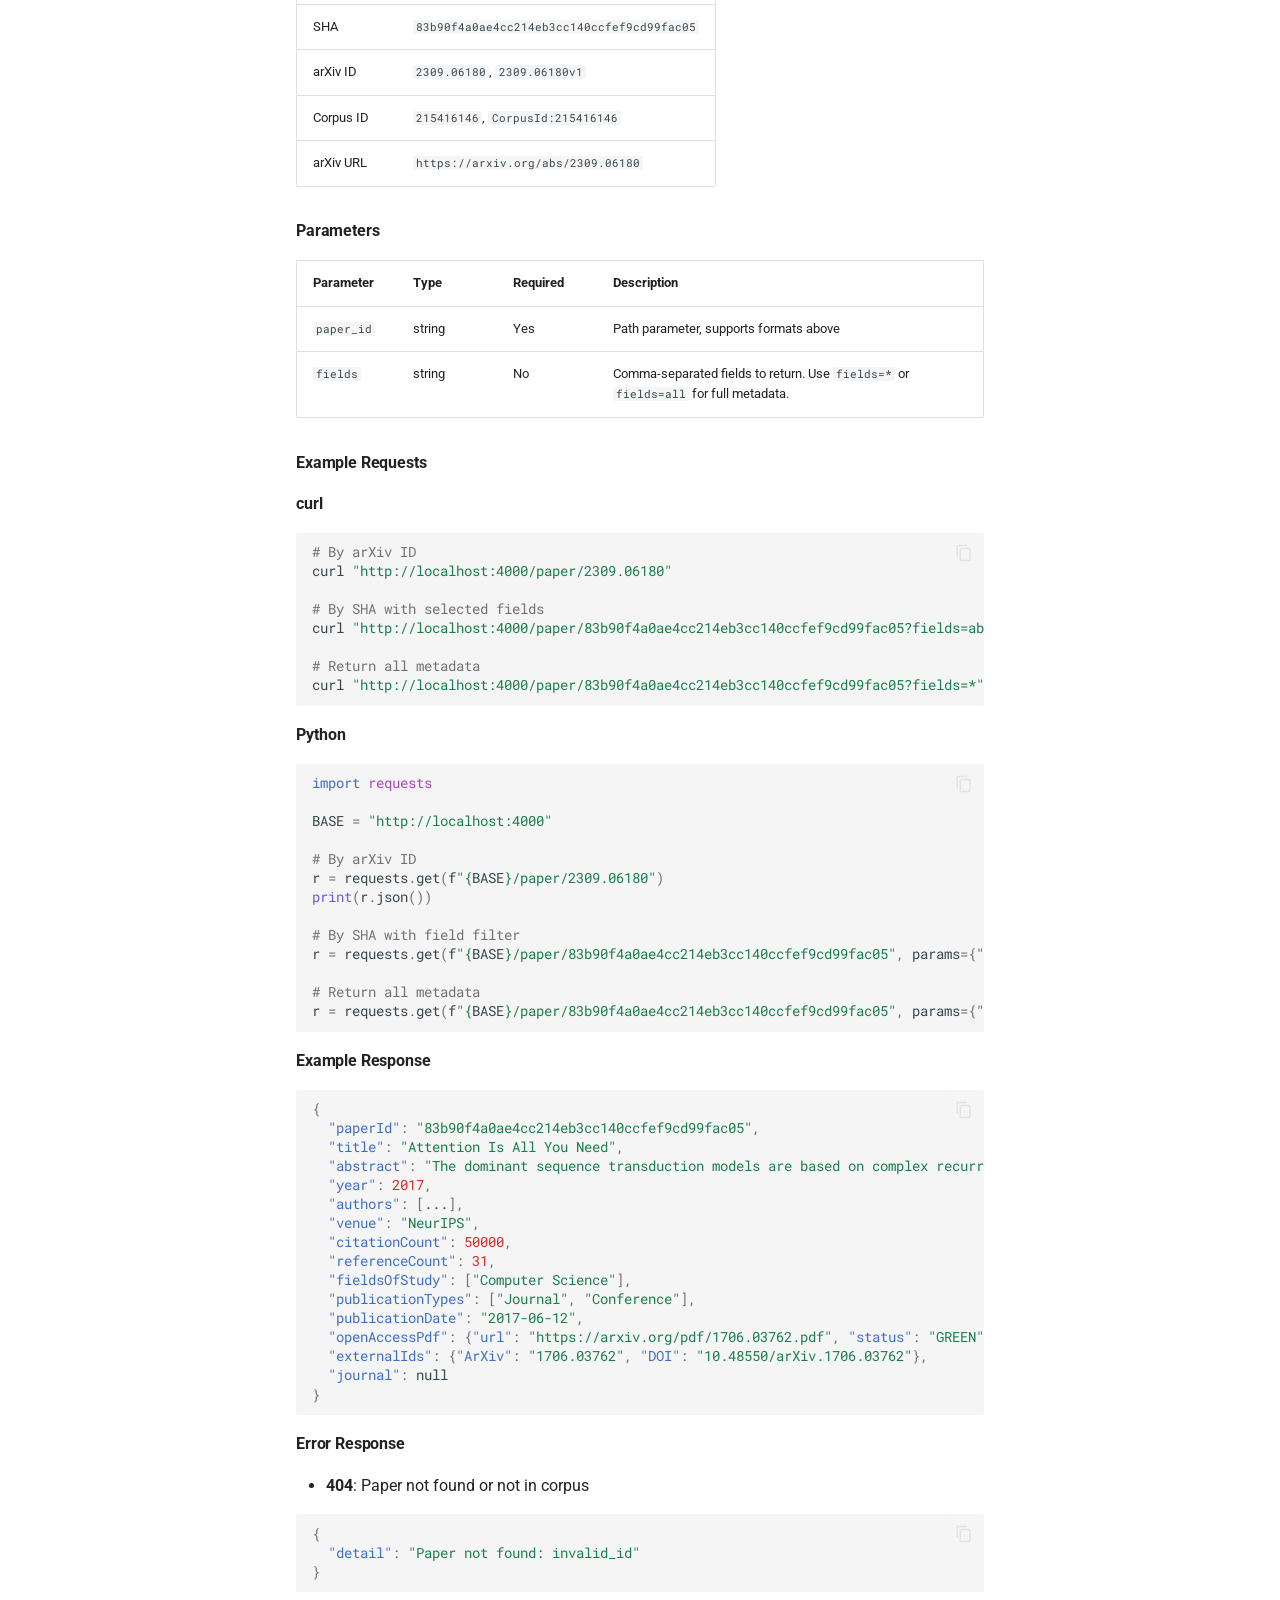
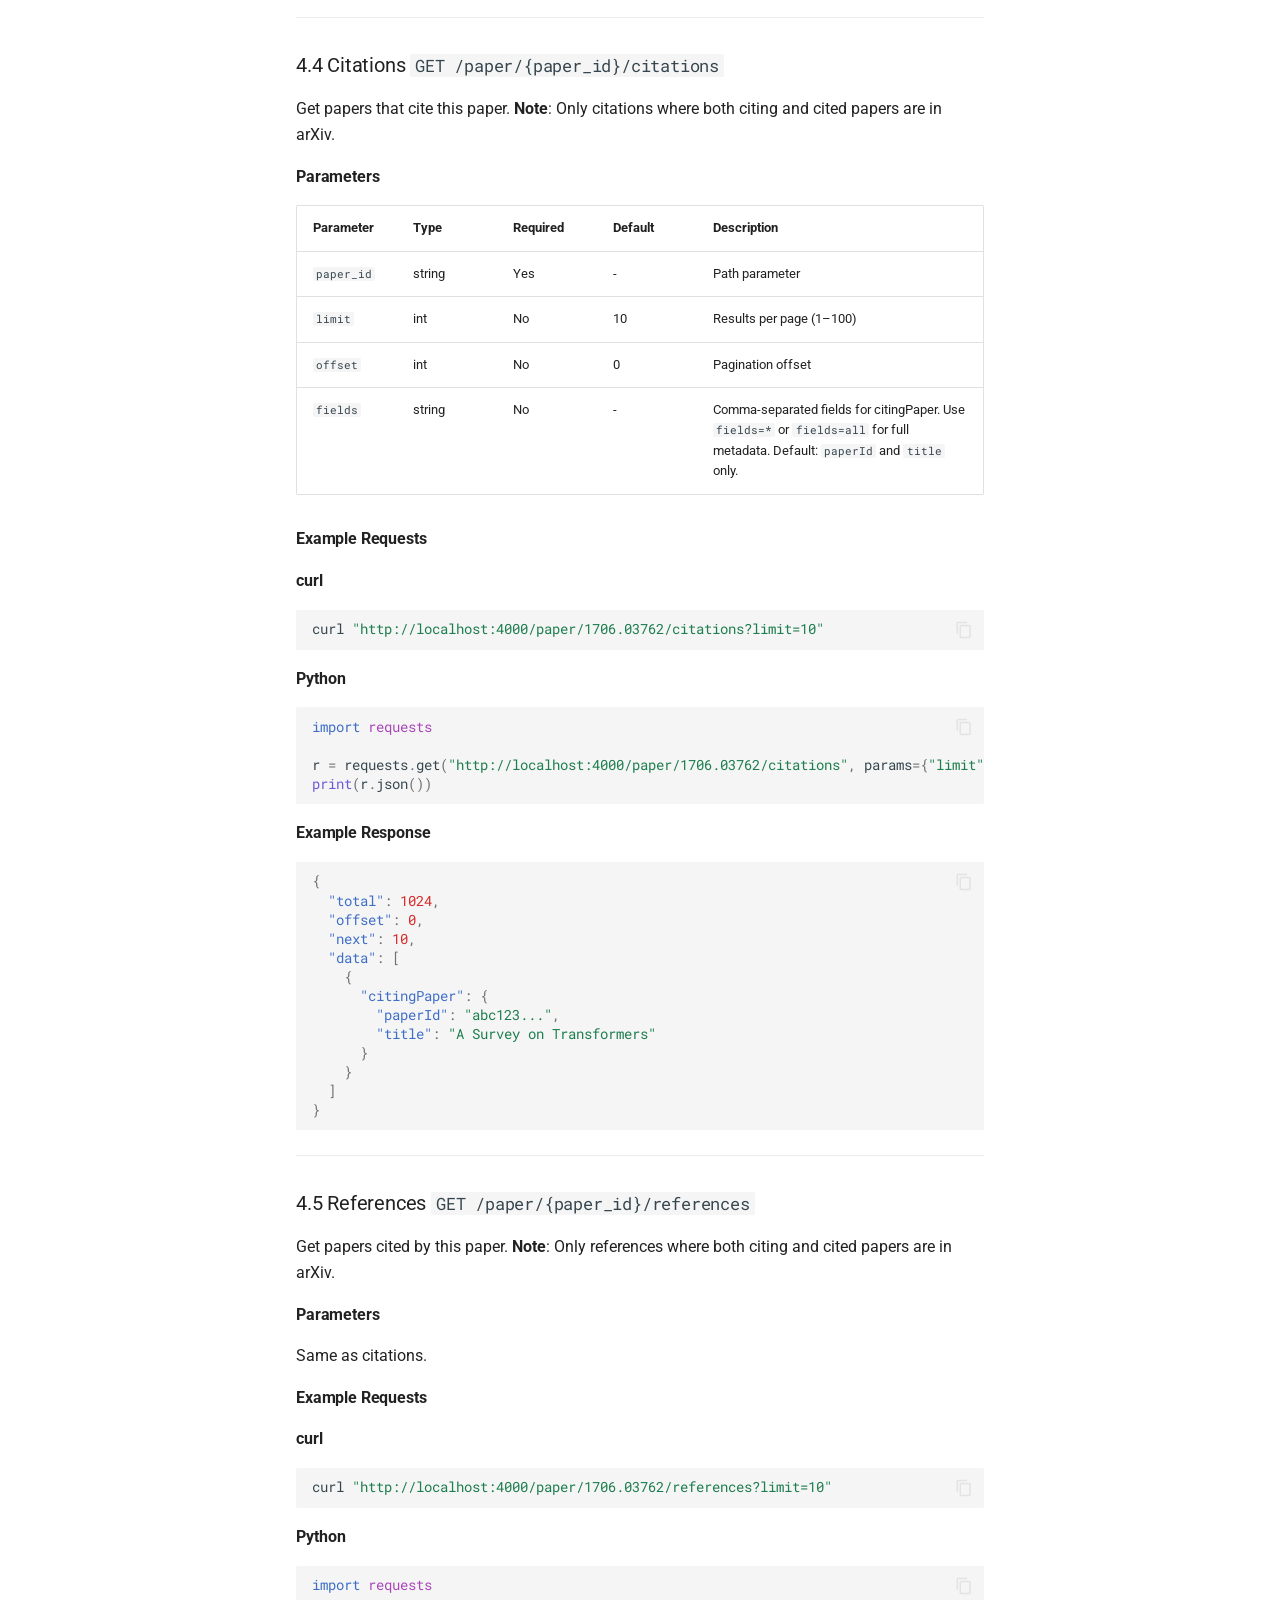
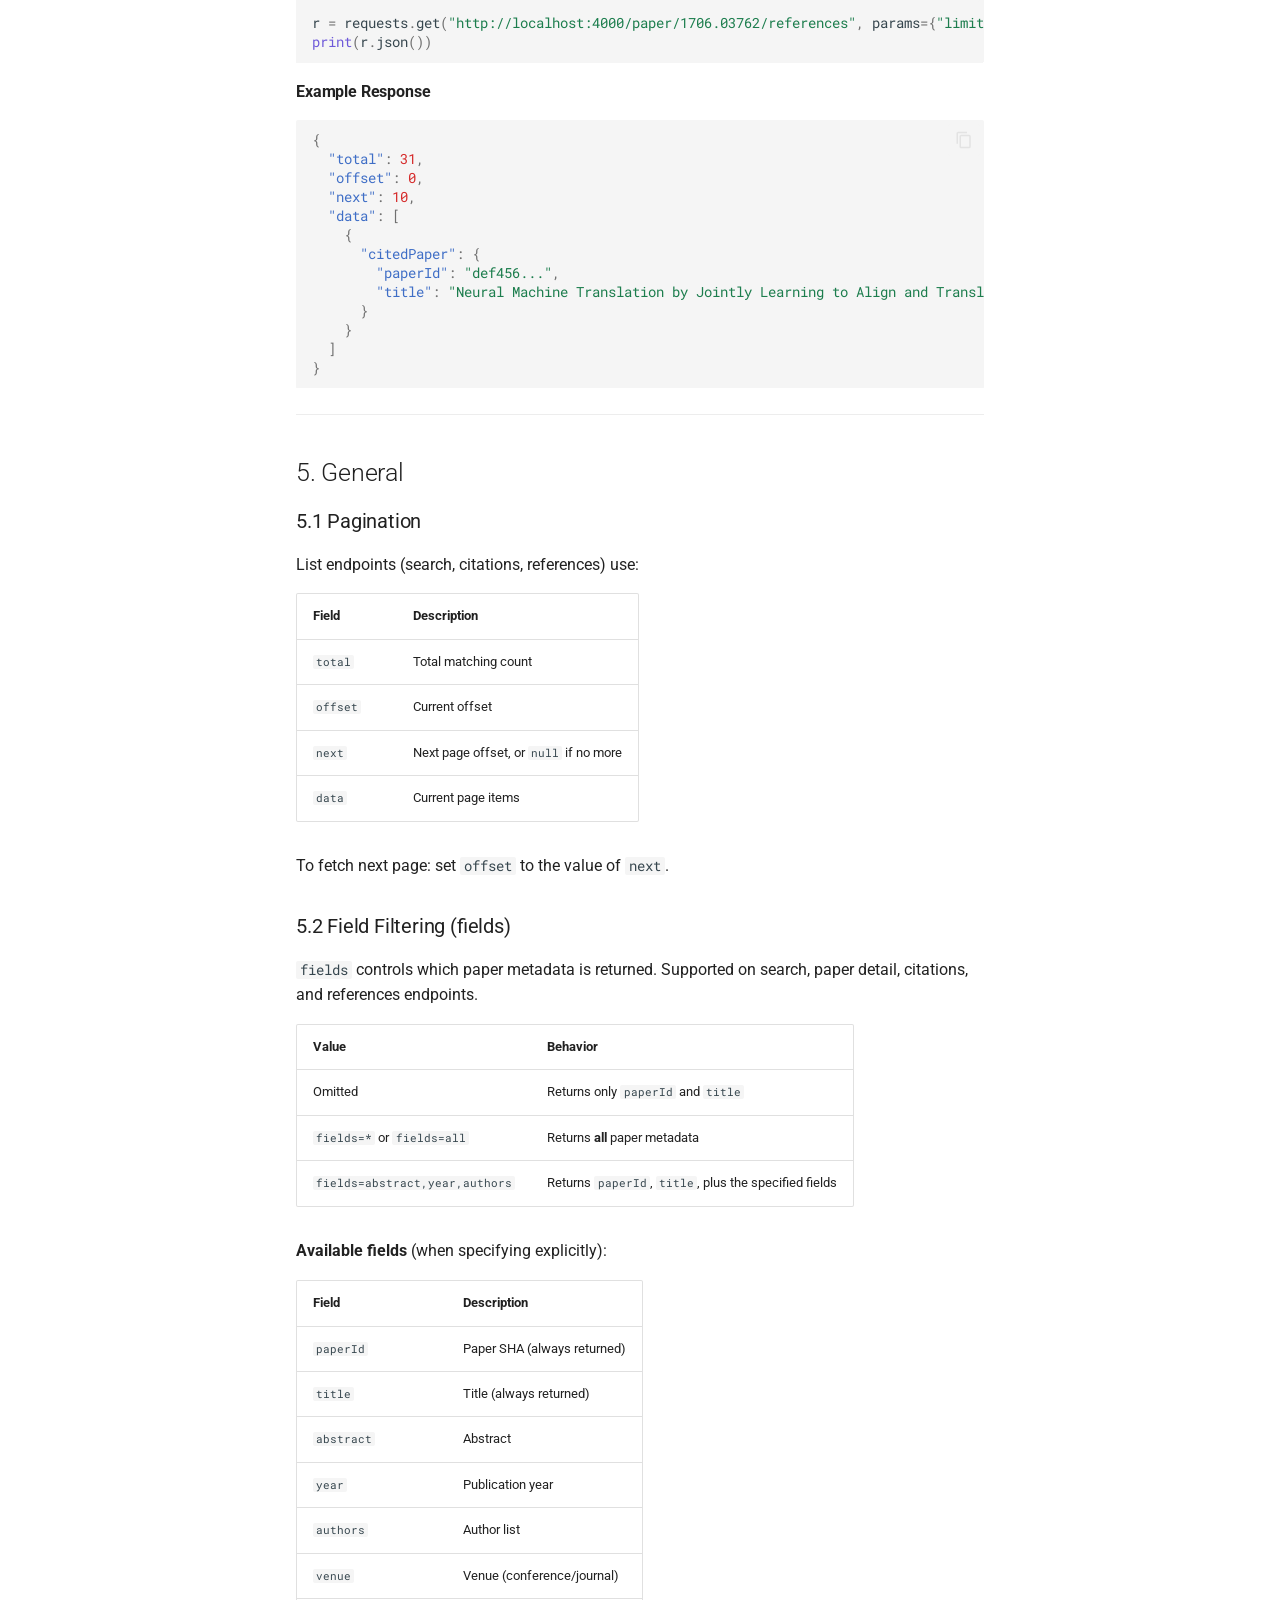
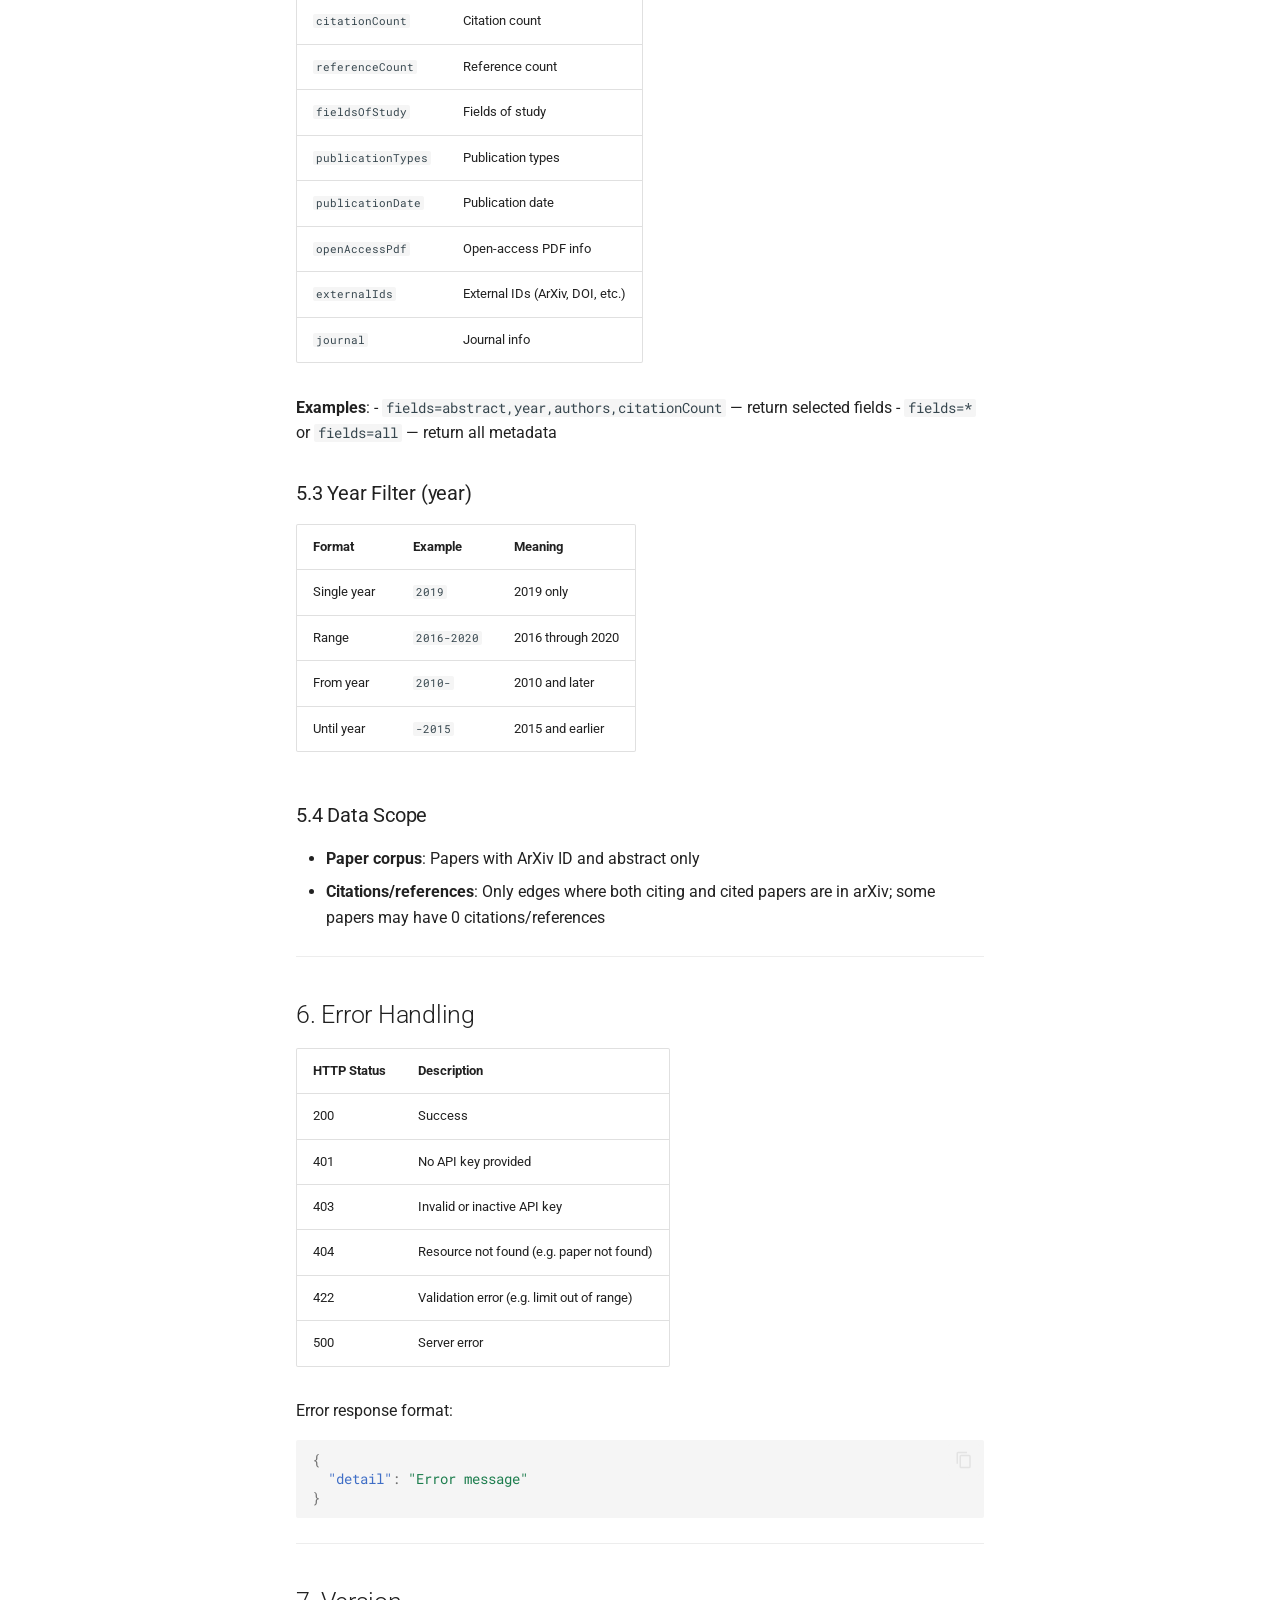
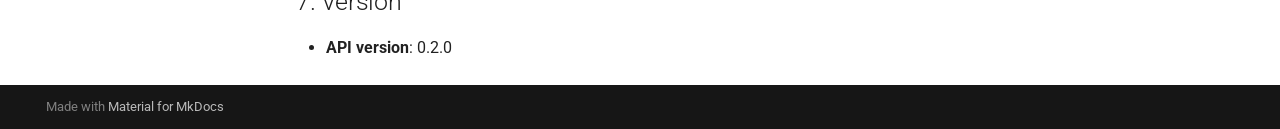
<file: api-en/index.html>
<!doctype html>
<html lang="zh" class="no-js">
  <head>
    
      <meta charset="utf-8">
      <meta name="viewport" content="width=device-width,initial-scale=1">
      
        <meta name="description" content="Lewen — 学术论文搜索 API 文档">
      
      
      
        <link rel="canonical" href="https://ustc-ai4science.github.io/Lewen-API/api-en/">
      
      
        <link rel="prev" href="../api-zh/">
      
      
        <link rel="next" href="../setup/">
      
      
        
      
      
      <link rel="icon" href="../assets/images/favicon.png">
      <meta name="generator" content="mkdocs-1.6.1, mkdocs-material-9.7.7">
    
    
      
        <title>API Reference (EN) - 乐问学术搜索 API</title>
      
    
    
      <link rel="stylesheet" href="../assets/stylesheets/main.ec1eaa64.min.css">
      
        
        <link rel="stylesheet" href="../assets/stylesheets/palette.ab4e12ef.min.css">
      
      


    
    
      
    
    
      
        
        
        <link rel="preconnect" href="https://fonts.gstatic.com" crossorigin>
        <link rel="stylesheet" href="https://fonts.googleapis.com/css?family=Roboto:300,300i,400,400i,700,700i%7CRoboto+Mono:400,400i,700,700i&display=fallback">
        <style>:root{--md-text-font:"Roboto";--md-code-font:"Roboto Mono"}</style>
      
    
    
      <link rel="stylesheet" href="../stylesheets/extra.css">
    
    <script>__md_scope=new URL("..",location),__md_hash=e=>[...e].reduce(((e,_)=>(e<<5)-e+_.charCodeAt(0)),0),__md_get=(e,_=localStorage,t=__md_scope)=>JSON.parse(_.getItem(t.pathname+"."+e)),__md_set=(e,_,t=localStorage,a=__md_scope)=>{try{t.setItem(a.pathname+"."+e,JSON.stringify(_))}catch(e){}}</script>
    
      

    
    
  </head>
  
  
    
    
      
    
    
    
    
    <body dir="ltr" data-md-color-scheme="default" data-md-color-primary="custom" data-md-color-accent="custom">
  
    
    <input class="md-toggle" data-md-toggle="drawer" type="checkbox" id="__drawer" autocomplete="off">
    <input class="md-toggle" data-md-toggle="search" type="checkbox" id="__search" autocomplete="off">
    <label class="md-overlay" for="__drawer"></label>
    <div data-md-component="skip">
      
        
        <a href="#lewen-api-documentation" class="md-skip">
          跳转至
        </a>
      
    </div>
    <div data-md-component="announce">
      
    </div>
    
    
      

<header class="md-header" data-md-component="header">
  <nav class="md-header__inner md-grid" aria-label="页眉">
    <a href=".." title="乐问学术搜索 API" class="md-header__button md-logo" aria-label="乐问学术搜索 API" data-md-component="logo">
      
  
  <svg xmlns="http://www.w3.org/2000/svg" viewBox="0 0 24 24"><path d="M12 8a3 3 0 0 0 3-3 3 3 0 0 0-3-3 3 3 0 0 0-3 3 3 3 0 0 0 3 3m0 3.54C9.64 9.35 6.5 8 3 8v11c3.5 0 6.64 1.35 9 3.54 2.36-2.19 5.5-3.54 9-3.54V8c-3.5 0-6.64 1.35-9 3.54"/></svg>

    </a>
    <label class="md-header__button md-icon" for="__drawer">
      
      <svg xmlns="http://www.w3.org/2000/svg" viewBox="0 0 24 24"><path d="M3 6h18v2H3zm0 5h18v2H3zm0 5h18v2H3z"/></svg>
    </label>
    <div class="md-header__title" data-md-component="header-title">
      <div class="md-header__ellipsis">
        <div class="md-header__topic">
          <span class="md-ellipsis">
            乐问学术搜索 API
          </span>
        </div>
        <div class="md-header__topic" data-md-component="header-topic">
          <span class="md-ellipsis">
            
              API Reference (EN)
            
          </span>
        </div>
      </div>
    </div>
    
      
        <form class="md-header__option" data-md-component="palette">
  
    
    
    
    <input class="md-option" data-md-color-media="(prefers-color-scheme: light)" data-md-color-scheme="default" data-md-color-primary="custom" data-md-color-accent="custom"  aria-label="切换到深色模式"  type="radio" name="__palette" id="__palette_0">
    
      <label class="md-header__button md-icon" title="切换到深色模式" for="__palette_1" hidden>
        <svg xmlns="http://www.w3.org/2000/svg" viewBox="0 0 24 24"><path d="M12 8a4 4 0 0 0-4 4 4 4 0 0 0 4 4 4 4 0 0 0 4-4 4 4 0 0 0-4-4m0 10a6 6 0 0 1-6-6 6 6 0 0 1 6-6 6 6 0 0 1 6 6 6 6 0 0 1-6 6m8-9.31V4h-4.69L12 .69 8.69 4H4v4.69L.69 12 4 15.31V20h4.69L12 23.31 15.31 20H20v-4.69L23.31 12z"/></svg>
      </label>
    
  
    
    
    
    <input class="md-option" data-md-color-media="(prefers-color-scheme: dark)" data-md-color-scheme="slate" data-md-color-primary="custom" data-md-color-accent="custom"  aria-label="切换到浅色模式"  type="radio" name="__palette" id="__palette_1">
    
      <label class="md-header__button md-icon" title="切换到浅色模式" for="__palette_0" hidden>
        <svg xmlns="http://www.w3.org/2000/svg" viewBox="0 0 24 24"><path d="M12 18c-.89 0-1.74-.2-2.5-.55C11.56 16.5 13 14.42 13 12s-1.44-4.5-3.5-5.45C10.26 6.2 11.11 6 12 6a6 6 0 0 1 6 6 6 6 0 0 1-6 6m8-9.31V4h-4.69L12 .69 8.69 4H4v4.69L.69 12 4 15.31V20h4.69L12 23.31 15.31 20H20v-4.69L23.31 12z"/></svg>
      </label>
    
  
</form>
      
    
    
      <script>var palette=__md_get("__palette");if(palette&&palette.color){if("(prefers-color-scheme)"===palette.color.media){var media=matchMedia("(prefers-color-scheme: light)"),input=document.querySelector(media.matches?"[data-md-color-media='(prefers-color-scheme: light)']":"[data-md-color-media='(prefers-color-scheme: dark)']");palette.color.media=input.getAttribute("data-md-color-media"),palette.color.scheme=input.getAttribute("data-md-color-scheme"),palette.color.primary=input.getAttribute("data-md-color-primary"),palette.color.accent=input.getAttribute("data-md-color-accent")}for(var[key,value]of Object.entries(palette.color))document.body.setAttribute("data-md-color-"+key,value)}</script>
    
    
    
      
      
        <label class="md-header__button md-icon" for="__search">
          
          <svg xmlns="http://www.w3.org/2000/svg" viewBox="0 0 24 24"><path d="M9.5 3A6.5 6.5 0 0 1 16 9.5c0 1.61-.59 3.09-1.56 4.23l.27.27h.79l5 5-1.5 1.5-5-5v-.79l-.27-.27A6.52 6.52 0 0 1 9.5 16 6.5 6.5 0 0 1 3 9.5 6.5 6.5 0 0 1 9.5 3m0 2C7 5 5 7 5 9.5S7 14 9.5 14 14 12 14 9.5 12 5 9.5 5"/></svg>
        </label>
        <div class="md-search" data-md-component="search" role="dialog">
  <label class="md-search__overlay" for="__search"></label>
  <div class="md-search__inner" role="search">
    <form class="md-search__form" name="search">
      <input type="text" class="md-search__input" name="query" aria-label="搜索" placeholder="搜索" autocapitalize="off" autocorrect="off" autocomplete="off" spellcheck="false" data-md-component="search-query" required>
      <label class="md-search__icon md-icon" for="__search">
        
        <svg xmlns="http://www.w3.org/2000/svg" viewBox="0 0 24 24"><path d="M9.5 3A6.5 6.5 0 0 1 16 9.5c0 1.61-.59 3.09-1.56 4.23l.27.27h.79l5 5-1.5 1.5-5-5v-.79l-.27-.27A6.52 6.52 0 0 1 9.5 16 6.5 6.5 0 0 1 3 9.5 6.5 6.5 0 0 1 9.5 3m0 2C7 5 5 7 5 9.5S7 14 9.5 14 14 12 14 9.5 12 5 9.5 5"/></svg>
        
        <svg xmlns="http://www.w3.org/2000/svg" viewBox="0 0 24 24"><path d="M20 11v2H8l5.5 5.5-1.42 1.42L4.16 12l7.92-7.92L13.5 5.5 8 11z"/></svg>
      </label>
      <nav class="md-search__options" aria-label="查找">
        
        <button type="reset" class="md-search__icon md-icon" title="清空当前内容" aria-label="清空当前内容" tabindex="-1">
          
          <svg xmlns="http://www.w3.org/2000/svg" viewBox="0 0 24 24"><path d="M19 6.41 17.59 5 12 10.59 6.41 5 5 6.41 10.59 12 5 17.59 6.41 19 12 13.41 17.59 19 19 17.59 13.41 12z"/></svg>
        </button>
      </nav>
      
        <div class="md-search__suggest" data-md-component="search-suggest"></div>
      
    </form>
    <div class="md-search__output">
      <div class="md-search__scrollwrap" tabindex="0" data-md-scrollfix>
        <div class="md-search-result" data-md-component="search-result">
          <div class="md-search-result__meta">
            正在初始化搜索引擎
          </div>
          <ol class="md-search-result__list" role="presentation"></ol>
        </div>
      </div>
    </div>
  </div>
</div>
      
    
    
      <div class="md-header__source">
        <a href="https://github.com/ustc-ai4science/Lewen-API" title="前往仓库" class="md-source" data-md-component="source">
  <div class="md-source__icon md-icon">
    
    <svg xmlns="http://www.w3.org/2000/svg" viewBox="0 0 512 512"><!--! Font Awesome Free 7.1.0 by @fontawesome - https://fontawesome.com License - https://fontawesome.com/license/free (Icons: CC BY 4.0, Fonts: SIL OFL 1.1, Code: MIT License) Copyright 2025 Fonticons, Inc.--><path d="M173.9 397.4c0 2-2.3 3.6-5.2 3.6-3.3.3-5.6-1.3-5.6-3.6 0-2 2.3-3.6 5.2-3.6 3-.3 5.6 1.3 5.6 3.6m-31.1-4.5c-.7 2 1.3 4.3 4.3 4.9 2.6 1 5.6 0 6.2-2s-1.3-4.3-4.3-5.2c-2.6-.7-5.5.3-6.2 2.3m44.2-1.7c-2.9.7-4.9 2.6-4.6 4.9.3 2 2.9 3.3 5.9 2.6 2.9-.7 4.9-2.6 4.6-4.6-.3-1.9-3-3.2-5.9-2.9M252.8 8C114.1 8 8 113.3 8 252c0 110.9 69.8 205.8 169.5 239.2 12.8 2.3 17.3-5.6 17.3-12.1 0-6.2-.3-40.4-.3-61.4 0 0-70 15-84.7-29.8 0 0-11.4-29.1-27.8-36.6 0 0-22.9-15.7 1.6-15.4 0 0 24.9 2 38.6 25.8 21.9 38.6 58.6 27.5 72.9 20.9 2.3-16 8.8-27.1 16-33.7-55.9-6.2-112.3-14.3-112.3-110.5 0-27.5 7.6-41.3 23.6-58.9-2.6-6.5-11.1-33.3 2.6-67.9 20.9-6.5 69 27 69 27 20-5.6 41.5-8.5 62.8-8.5s42.8 2.9 62.8 8.5c0 0 48.1-33.6 69-27 13.7 34.7 5.2 61.4 2.6 67.9 16 17.7 25.8 31.5 25.8 58.9 0 96.5-58.9 104.2-114.8 110.5 9.2 7.9 17 22.9 17 46.4 0 33.7-.3 75.4-.3 83.6 0 6.5 4.6 14.4 17.3 12.1C436.2 457.8 504 362.9 504 252 504 113.3 391.5 8 252.8 8M105.2 352.9c-1.3 1-1 3.3.7 5.2 1.6 1.6 3.9 2.3 5.2 1 1.3-1 1-3.3-.7-5.2-1.6-1.6-3.9-2.3-5.2-1m-10.8-8.1c-.7 1.3.3 2.9 2.3 3.9 1.6 1 3.6.7 4.3-.7.7-1.3-.3-2.9-2.3-3.9-2-.6-3.6-.3-4.3.7m32.4 35.6c-1.6 1.3-1 4.3 1.3 6.2 2.3 2.3 5.2 2.6 6.5 1 1.3-1.3.7-4.3-1.3-6.2-2.2-2.3-5.2-2.6-6.5-1m-11.4-14.7c-1.6 1-1.6 3.6 0 5.9s4.3 3.3 5.6 2.3c1.6-1.3 1.6-3.9 0-6.2-1.4-2.3-4-3.3-5.6-2"/></svg>
  </div>
  <div class="md-source__repository">
    Lewen-API
  </div>
</a>
      </div>
    
  </nav>
  
</header>
    
    <div class="md-container" data-md-component="container">
      
      
        
          
            
<nav class="md-tabs" aria-label="标签" data-md-component="tabs">
  <div class="md-grid">
    <ul class="md-tabs__list">
      
        
  
  
  
  
    <li class="md-tabs__item">
      <a href=".." class="md-tabs__link">
        
  
  
    
  
  首页

      </a>
    </li>
  

      
        
  
  
  
    
  
  
    
    
      <li class="md-tabs__item md-tabs__item--active">
        <a href="../api-zh/" class="md-tabs__link">
          
  
  
  API 文档

        </a>
      </li>
    
  

      
        
  
  
  
  
    
    
      <li class="md-tabs__item">
        <a href="../setup/" class="md-tabs__link">
          
  
  
  部署与数据

        </a>
      </li>
    
  

      
        
  
  
  
  
    
    
      <li class="md-tabs__item">
        <a href="../api-key-admin/" class="md-tabs__link">
          
  
  
  运维经验

        </a>
      </li>
    
  

      
    </ul>
  </div>
</nav>
          
        
      
      <main class="md-main" data-md-component="main">
        <div class="md-main__inner md-grid">
          
            
              
              <div class="md-sidebar md-sidebar--primary" data-md-component="sidebar" data-md-type="navigation" >
                <div class="md-sidebar__scrollwrap">
                  <div class="md-sidebar__inner">
                    


  


<nav class="md-nav md-nav--primary md-nav--lifted" aria-label="导航栏" data-md-level="0">
  <label class="md-nav__title" for="__drawer">
    <a href=".." title="乐问学术搜索 API" class="md-nav__button md-logo" aria-label="乐问学术搜索 API" data-md-component="logo">
      
  
  <svg xmlns="http://www.w3.org/2000/svg" viewBox="0 0 24 24"><path d="M12 8a3 3 0 0 0 3-3 3 3 0 0 0-3-3 3 3 0 0 0-3 3 3 3 0 0 0 3 3m0 3.54C9.64 9.35 6.5 8 3 8v11c3.5 0 6.64 1.35 9 3.54 2.36-2.19 5.5-3.54 9-3.54V8c-3.5 0-6.64 1.35-9 3.54"/></svg>

    </a>
    乐问学术搜索 API
  </label>
  
    <div class="md-nav__source">
      <a href="https://github.com/ustc-ai4science/Lewen-API" title="前往仓库" class="md-source" data-md-component="source">
  <div class="md-source__icon md-icon">
    
    <svg xmlns="http://www.w3.org/2000/svg" viewBox="0 0 512 512"><!--! Font Awesome Free 7.1.0 by @fontawesome - https://fontawesome.com License - https://fontawesome.com/license/free (Icons: CC BY 4.0, Fonts: SIL OFL 1.1, Code: MIT License) Copyright 2025 Fonticons, Inc.--><path d="M173.9 397.4c0 2-2.3 3.6-5.2 3.6-3.3.3-5.6-1.3-5.6-3.6 0-2 2.3-3.6 5.2-3.6 3-.3 5.6 1.3 5.6 3.6m-31.1-4.5c-.7 2 1.3 4.3 4.3 4.9 2.6 1 5.6 0 6.2-2s-1.3-4.3-4.3-5.2c-2.6-.7-5.5.3-6.2 2.3m44.2-1.7c-2.9.7-4.9 2.6-4.6 4.9.3 2 2.9 3.3 5.9 2.6 2.9-.7 4.9-2.6 4.6-4.6-.3-1.9-3-3.2-5.9-2.9M252.8 8C114.1 8 8 113.3 8 252c0 110.9 69.8 205.8 169.5 239.2 12.8 2.3 17.3-5.6 17.3-12.1 0-6.2-.3-40.4-.3-61.4 0 0-70 15-84.7-29.8 0 0-11.4-29.1-27.8-36.6 0 0-22.9-15.7 1.6-15.4 0 0 24.9 2 38.6 25.8 21.9 38.6 58.6 27.5 72.9 20.9 2.3-16 8.8-27.1 16-33.7-55.9-6.2-112.3-14.3-112.3-110.5 0-27.5 7.6-41.3 23.6-58.9-2.6-6.5-11.1-33.3 2.6-67.9 20.9-6.5 69 27 69 27 20-5.6 41.5-8.5 62.8-8.5s42.8 2.9 62.8 8.5c0 0 48.1-33.6 69-27 13.7 34.7 5.2 61.4 2.6 67.9 16 17.7 25.8 31.5 25.8 58.9 0 96.5-58.9 104.2-114.8 110.5 9.2 7.9 17 22.9 17 46.4 0 33.7-.3 75.4-.3 83.6 0 6.5 4.6 14.4 17.3 12.1C436.2 457.8 504 362.9 504 252 504 113.3 391.5 8 252.8 8M105.2 352.9c-1.3 1-1 3.3.7 5.2 1.6 1.6 3.9 2.3 5.2 1 1.3-1 1-3.3-.7-5.2-1.6-1.6-3.9-2.3-5.2-1m-10.8-8.1c-.7 1.3.3 2.9 2.3 3.9 1.6 1 3.6.7 4.3-.7.7-1.3-.3-2.9-2.3-3.9-2-.6-3.6-.3-4.3.7m32.4 35.6c-1.6 1.3-1 4.3 1.3 6.2 2.3 2.3 5.2 2.6 6.5 1 1.3-1.3.7-4.3-1.3-6.2-2.2-2.3-5.2-2.6-6.5-1m-11.4-14.7c-1.6 1-1.6 3.6 0 5.9s4.3 3.3 5.6 2.3c1.6-1.3 1.6-3.9 0-6.2-1.4-2.3-4-3.3-5.6-2"/></svg>
  </div>
  <div class="md-source__repository">
    Lewen-API
  </div>
</a>
    </div>
  
  <ul class="md-nav__list" data-md-scrollfix>
    
      
      
  
  
  
  
    <li class="md-nav__item">
      <a href=".." class="md-nav__link">
        
  
  
  <span class="md-ellipsis">
    
  
    首页
  

    
  </span>
  
  

      </a>
    </li>
  

    
      
      
  
  
    
  
  
  
    
    
    
    
      
        
        
      
      
        
      
    
    
    <li class="md-nav__item md-nav__item--active md-nav__item--section md-nav__item--nested">
      
        
        
        <input class="md-nav__toggle md-toggle " type="checkbox" id="__nav_2" checked>
        
          
          <label class="md-nav__link" for="__nav_2" id="__nav_2_label" tabindex="">
            
  
  
  <span class="md-ellipsis">
    
  
    API 文档
  

    
  </span>
  
  

            <span class="md-nav__icon md-icon"></span>
          </label>
        
        <nav class="md-nav" data-md-level="1" aria-labelledby="__nav_2_label" aria-expanded="true">
          <label class="md-nav__title" for="__nav_2">
            <span class="md-nav__icon md-icon"></span>
            
  
    API 文档
  

          </label>
          <ul class="md-nav__list" data-md-scrollfix>
            
              
                
  
  
  
  
    <li class="md-nav__item">
      <a href="../api-zh/" class="md-nav__link">
        
  
  
  <span class="md-ellipsis">
    
  
    API 参考 (中文)
  

    
  </span>
  
  

      </a>
    </li>
  

              
            
              
                
  
  
    
  
  
  
    <li class="md-nav__item md-nav__item--active">
      
      <input class="md-nav__toggle md-toggle" type="checkbox" id="__toc">
      
      
        
      
      
        <label class="md-nav__link md-nav__link--active" for="__toc">
          
  
  
  <span class="md-ellipsis">
    
  
    API Reference (EN)
  

    
  </span>
  
  

          <span class="md-nav__icon md-icon"></span>
        </label>
      
      <a href="./" class="md-nav__link md-nav__link--active">
        
  
  
  <span class="md-ellipsis">
    
  
    API Reference (EN)
  

    
  </span>
  
  

      </a>
      
        

<nav class="md-nav md-nav--secondary" aria-label="目录">
  
  
  
    
  
  
    <label class="md-nav__title" for="__toc">
      <span class="md-nav__icon md-icon"></span>
      目录
    </label>
    <ul class="md-nav__list" data-md-component="toc" data-md-scrollfix>
      
        <li class="md-nav__item">
  <a href="#1-overview" class="md-nav__link">
    <span class="md-ellipsis">
      
        1. Overview
      
    </span>
  </a>
  
</li>
      
        <li class="md-nav__item">
  <a href="#2-base-information" class="md-nav__link">
    <span class="md-ellipsis">
      
        2. Base Information
      
    </span>
  </a>
  
    <nav class="md-nav" aria-label="2. Base Information">
      <ul class="md-nav__list">
        
          <li class="md-nav__item">
  <a href="#21-authentication" class="md-nav__link">
    <span class="md-ellipsis">
      
        2.1 Authentication
      
    </span>
  </a>
  
</li>
        
      </ul>
    </nav>
  
</li>
      
        <li class="md-nav__item">
  <a href="#3-endpoints" class="md-nav__link">
    <span class="md-ellipsis">
      
        3. Endpoints
      
    </span>
  </a>
  
</li>
      
        <li class="md-nav__item">
  <a href="#4-endpoint-reference" class="md-nav__link">
    <span class="md-ellipsis">
      
        4. Endpoint Reference
      
    </span>
  </a>
  
    <nav class="md-nav" aria-label="4. Endpoint Reference">
      <ul class="md-nav__list">
        
          <li class="md-nav__item">
  <a href="#41-semantic-search-get-papersearch" class="md-nav__link">
    <span class="md-ellipsis">
      
        4.1 Semantic Search GET /paper/search
      
    </span>
  </a>
  
    <nav class="md-nav" aria-label="4.1 Semantic Search GET /paper/search">
      <ul class="md-nav__list">
        
          <li class="md-nav__item">
  <a href="#parameters" class="md-nav__link">
    <span class="md-ellipsis">
      
        Parameters
      
    </span>
  </a>
  
</li>
        
          <li class="md-nav__item">
  <a href="#retrieval-modes" class="md-nav__link">
    <span class="md-ellipsis">
      
        Retrieval Modes
      
    </span>
  </a>
  
</li>
        
          <li class="md-nav__item">
  <a href="#example-requests" class="md-nav__link">
    <span class="md-ellipsis">
      
        Example Requests
      
    </span>
  </a>
  
</li>
        
          <li class="md-nav__item">
  <a href="#example-response" class="md-nav__link">
    <span class="md-ellipsis">
      
        Example Response
      
    </span>
  </a>
  
</li>
        
      </ul>
    </nav>
  
</li>
        
          <li class="md-nav__item">
  <a href="#42-title-search-get-papersearchtitle" class="md-nav__link">
    <span class="md-ellipsis">
      
        4.2 Title Search GET /paper/search/title
      
    </span>
  </a>
  
    <nav class="md-nav" aria-label="4.2 Title Search GET /paper/search/title">
      <ul class="md-nav__list">
        
          <li class="md-nav__item">
  <a href="#parameters_1" class="md-nav__link">
    <span class="md-ellipsis">
      
        Parameters
      
    </span>
  </a>
  
</li>
        
          <li class="md-nav__item">
  <a href="#example-requests_1" class="md-nav__link">
    <span class="md-ellipsis">
      
        Example Requests
      
    </span>
  </a>
  
</li>
        
      </ul>
    </nav>
  
</li>
        
          <li class="md-nav__item">
  <a href="#43-paper-details-get-paperpaper_id" class="md-nav__link">
    <span class="md-ellipsis">
      
        4.3 Paper Details GET /paper/{paper_id}
      
    </span>
  </a>
  
    <nav class="md-nav" aria-label="4.3 Paper Details GET /paper/{paper_id}">
      <ul class="md-nav__list">
        
          <li class="md-nav__item">
  <a href="#supported-paper_id-formats" class="md-nav__link">
    <span class="md-ellipsis">
      
        Supported paper_id Formats
      
    </span>
  </a>
  
</li>
        
          <li class="md-nav__item">
  <a href="#parameters_2" class="md-nav__link">
    <span class="md-ellipsis">
      
        Parameters
      
    </span>
  </a>
  
</li>
        
          <li class="md-nav__item">
  <a href="#example-requests_2" class="md-nav__link">
    <span class="md-ellipsis">
      
        Example Requests
      
    </span>
  </a>
  
</li>
        
          <li class="md-nav__item">
  <a href="#example-response_1" class="md-nav__link">
    <span class="md-ellipsis">
      
        Example Response
      
    </span>
  </a>
  
</li>
        
          <li class="md-nav__item">
  <a href="#error-response" class="md-nav__link">
    <span class="md-ellipsis">
      
        Error Response
      
    </span>
  </a>
  
</li>
        
      </ul>
    </nav>
  
</li>
        
          <li class="md-nav__item">
  <a href="#44-citations-get-paperpaper_idcitations" class="md-nav__link">
    <span class="md-ellipsis">
      
        4.4 Citations GET /paper/{paper_id}/citations
      
    </span>
  </a>
  
    <nav class="md-nav" aria-label="4.4 Citations GET /paper/{paper_id}/citations">
      <ul class="md-nav__list">
        
          <li class="md-nav__item">
  <a href="#parameters_3" class="md-nav__link">
    <span class="md-ellipsis">
      
        Parameters
      
    </span>
  </a>
  
</li>
        
          <li class="md-nav__item">
  <a href="#example-requests_3" class="md-nav__link">
    <span class="md-ellipsis">
      
        Example Requests
      
    </span>
  </a>
  
</li>
        
          <li class="md-nav__item">
  <a href="#example-response_2" class="md-nav__link">
    <span class="md-ellipsis">
      
        Example Response
      
    </span>
  </a>
  
</li>
        
      </ul>
    </nav>
  
</li>
        
          <li class="md-nav__item">
  <a href="#45-references-get-paperpaper_idreferences" class="md-nav__link">
    <span class="md-ellipsis">
      
        4.5 References GET /paper/{paper_id}/references
      
    </span>
  </a>
  
    <nav class="md-nav" aria-label="4.5 References GET /paper/{paper_id}/references">
      <ul class="md-nav__list">
        
          <li class="md-nav__item">
  <a href="#parameters_4" class="md-nav__link">
    <span class="md-ellipsis">
      
        Parameters
      
    </span>
  </a>
  
</li>
        
          <li class="md-nav__item">
  <a href="#example-requests_4" class="md-nav__link">
    <span class="md-ellipsis">
      
        Example Requests
      
    </span>
  </a>
  
</li>
        
          <li class="md-nav__item">
  <a href="#example-response_3" class="md-nav__link">
    <span class="md-ellipsis">
      
        Example Response
      
    </span>
  </a>
  
</li>
        
      </ul>
    </nav>
  
</li>
        
      </ul>
    </nav>
  
</li>
      
        <li class="md-nav__item">
  <a href="#5-general" class="md-nav__link">
    <span class="md-ellipsis">
      
        5. General
      
    </span>
  </a>
  
    <nav class="md-nav" aria-label="5. General">
      <ul class="md-nav__list">
        
          <li class="md-nav__item">
  <a href="#51-pagination" class="md-nav__link">
    <span class="md-ellipsis">
      
        5.1 Pagination
      
    </span>
  </a>
  
</li>
        
          <li class="md-nav__item">
  <a href="#52-field-filtering-fields" class="md-nav__link">
    <span class="md-ellipsis">
      
        5.2 Field Filtering (fields)
      
    </span>
  </a>
  
</li>
        
          <li class="md-nav__item">
  <a href="#53-year-filter-year" class="md-nav__link">
    <span class="md-ellipsis">
      
        5.3 Year Filter (year)
      
    </span>
  </a>
  
</li>
        
          <li class="md-nav__item">
  <a href="#54-data-scope" class="md-nav__link">
    <span class="md-ellipsis">
      
        5.4 Data Scope
      
    </span>
  </a>
  
</li>
        
      </ul>
    </nav>
  
</li>
      
        <li class="md-nav__item">
  <a href="#6-error-handling" class="md-nav__link">
    <span class="md-ellipsis">
      
        6. Error Handling
      
    </span>
  </a>
  
</li>
      
        <li class="md-nav__item">
  <a href="#7-version" class="md-nav__link">
    <span class="md-ellipsis">
      
        7. Version
      
    </span>
  </a>
  
</li>
      
    </ul>
  
</nav>
      
    </li>
  

              
            
          </ul>
        </nav>
      
    </li>
  

    
      
      
  
  
  
  
    
    
    
    
      
      
        
      
    
    
    <li class="md-nav__item md-nav__item--nested">
      
        
        
          
        
        <input class="md-nav__toggle md-toggle md-toggle--indeterminate" type="checkbox" id="__nav_3" >
        
          
          <label class="md-nav__link" for="__nav_3" id="__nav_3_label" tabindex="0">
            
  
  
  <span class="md-ellipsis">
    
  
    部署与数据
  

    
  </span>
  
  

            <span class="md-nav__icon md-icon"></span>
          </label>
        
        <nav class="md-nav" data-md-level="1" aria-labelledby="__nav_3_label" aria-expanded="false">
          <label class="md-nav__title" for="__nav_3">
            <span class="md-nav__icon md-icon"></span>
            
  
    部署与数据
  

          </label>
          <ul class="md-nav__list" data-md-scrollfix>
            
              
                
  
  
  
  
    <li class="md-nav__item">
      <a href="../setup/" class="md-nav__link">
        
  
  
  <span class="md-ellipsis">
    
  
    本地配置
  

    
  </span>
  
  

      </a>
    </li>
  

              
            
              
                
  
  
  
  
    <li class="md-nav__item">
      <a href="../deployment/" class="md-nav__link">
        
  
  
  <span class="md-ellipsis">
    
  
    API 部署
  

    
  </span>
  
  

      </a>
    </li>
  

              
            
              
                
  
  
  
  
    <li class="md-nav__item">
      <a href="../architecture/" class="md-nav__link">
        
  
  
  <span class="md-ellipsis">
    
  
    技术架构
  

    
  </span>
  
  

      </a>
    </li>
  

              
            
              
                
  
  
  
  
    <li class="md-nav__item">
      <a href="../data/" class="md-nav__link">
        
  
  
  <span class="md-ellipsis">
    
  
    语料库下载与结构
  

    
  </span>
  
  

      </a>
    </li>
  

              
            
              
                
  
  
  
  
    <li class="md-nav__item">
      <a href="../incremental-update/" class="md-nav__link">
        
  
  
  <span class="md-ellipsis">
    
  
    增量更新
  

    
  </span>
  
  

      </a>
    </li>
  

              
            
          </ul>
        </nav>
      
    </li>
  

    
      
      
  
  
  
  
    
    
    
    
      
      
        
      
    
    
    <li class="md-nav__item md-nav__item--nested">
      
        
        
          
        
        <input class="md-nav__toggle md-toggle md-toggle--indeterminate" type="checkbox" id="__nav_4" >
        
          
          <label class="md-nav__link" for="__nav_4" id="__nav_4_label" tabindex="0">
            
  
  
  <span class="md-ellipsis">
    
  
    运维经验
  

    
  </span>
  
  

            <span class="md-nav__icon md-icon"></span>
          </label>
        
        <nav class="md-nav" data-md-level="1" aria-labelledby="__nav_4_label" aria-expanded="false">
          <label class="md-nav__title" for="__nav_4">
            <span class="md-nav__icon md-icon"></span>
            
  
    运维经验
  

          </label>
          <ul class="md-nav__list" data-md-scrollfix>
            
              
                
  
  
  
  
    <li class="md-nav__item">
      <a href="../api-key-admin/" class="md-nav__link">
        
  
  
  <span class="md-ellipsis">
    
  
    管理员运维指南
  

    
  </span>
  
  

      </a>
    </li>
  

              
            
              
                
  
  
  
  
    <li class="md-nav__item">
      <a href="../performance-lessons/" class="md-nav__link">
        
  
  
  <span class="md-ellipsis">
    
  
    性能调优踩坑记录
  

    
  </span>
  
  

      </a>
    </li>
  

              
            
          </ul>
        </nav>
      
    </li>
  

    
  </ul>
</nav>
                  </div>
                </div>
              </div>
            
            
              
              <div class="md-sidebar md-sidebar--secondary" data-md-component="sidebar" data-md-type="toc" >
                <div class="md-sidebar__scrollwrap">
                  <div class="md-sidebar__inner">
                    

<nav class="md-nav md-nav--secondary" aria-label="目录">
  
  
  
    
  
  
    <label class="md-nav__title" for="__toc">
      <span class="md-nav__icon md-icon"></span>
      目录
    </label>
    <ul class="md-nav__list" data-md-component="toc" data-md-scrollfix>
      
        <li class="md-nav__item">
  <a href="#1-overview" class="md-nav__link">
    <span class="md-ellipsis">
      
        1. Overview
      
    </span>
  </a>
  
</li>
      
        <li class="md-nav__item">
  <a href="#2-base-information" class="md-nav__link">
    <span class="md-ellipsis">
      
        2. Base Information
      
    </span>
  </a>
  
    <nav class="md-nav" aria-label="2. Base Information">
      <ul class="md-nav__list">
        
          <li class="md-nav__item">
  <a href="#21-authentication" class="md-nav__link">
    <span class="md-ellipsis">
      
        2.1 Authentication
      
    </span>
  </a>
  
</li>
        
      </ul>
    </nav>
  
</li>
      
        <li class="md-nav__item">
  <a href="#3-endpoints" class="md-nav__link">
    <span class="md-ellipsis">
      
        3. Endpoints
      
    </span>
  </a>
  
</li>
      
        <li class="md-nav__item">
  <a href="#4-endpoint-reference" class="md-nav__link">
    <span class="md-ellipsis">
      
        4. Endpoint Reference
      
    </span>
  </a>
  
    <nav class="md-nav" aria-label="4. Endpoint Reference">
      <ul class="md-nav__list">
        
          <li class="md-nav__item">
  <a href="#41-semantic-search-get-papersearch" class="md-nav__link">
    <span class="md-ellipsis">
      
        4.1 Semantic Search GET /paper/search
      
    </span>
  </a>
  
    <nav class="md-nav" aria-label="4.1 Semantic Search GET /paper/search">
      <ul class="md-nav__list">
        
          <li class="md-nav__item">
  <a href="#parameters" class="md-nav__link">
    <span class="md-ellipsis">
      
        Parameters
      
    </span>
  </a>
  
</li>
        
          <li class="md-nav__item">
  <a href="#retrieval-modes" class="md-nav__link">
    <span class="md-ellipsis">
      
        Retrieval Modes
      
    </span>
  </a>
  
</li>
        
          <li class="md-nav__item">
  <a href="#example-requests" class="md-nav__link">
    <span class="md-ellipsis">
      
        Example Requests
      
    </span>
  </a>
  
</li>
        
          <li class="md-nav__item">
  <a href="#example-response" class="md-nav__link">
    <span class="md-ellipsis">
      
        Example Response
      
    </span>
  </a>
  
</li>
        
      </ul>
    </nav>
  
</li>
        
          <li class="md-nav__item">
  <a href="#42-title-search-get-papersearchtitle" class="md-nav__link">
    <span class="md-ellipsis">
      
        4.2 Title Search GET /paper/search/title
      
    </span>
  </a>
  
    <nav class="md-nav" aria-label="4.2 Title Search GET /paper/search/title">
      <ul class="md-nav__list">
        
          <li class="md-nav__item">
  <a href="#parameters_1" class="md-nav__link">
    <span class="md-ellipsis">
      
        Parameters
      
    </span>
  </a>
  
</li>
        
          <li class="md-nav__item">
  <a href="#example-requests_1" class="md-nav__link">
    <span class="md-ellipsis">
      
        Example Requests
      
    </span>
  </a>
  
</li>
        
      </ul>
    </nav>
  
</li>
        
          <li class="md-nav__item">
  <a href="#43-paper-details-get-paperpaper_id" class="md-nav__link">
    <span class="md-ellipsis">
      
        4.3 Paper Details GET /paper/{paper_id}
      
    </span>
  </a>
  
    <nav class="md-nav" aria-label="4.3 Paper Details GET /paper/{paper_id}">
      <ul class="md-nav__list">
        
          <li class="md-nav__item">
  <a href="#supported-paper_id-formats" class="md-nav__link">
    <span class="md-ellipsis">
      
        Supported paper_id Formats
      
    </span>
  </a>
  
</li>
        
          <li class="md-nav__item">
  <a href="#parameters_2" class="md-nav__link">
    <span class="md-ellipsis">
      
        Parameters
      
    </span>
  </a>
  
</li>
        
          <li class="md-nav__item">
  <a href="#example-requests_2" class="md-nav__link">
    <span class="md-ellipsis">
      
        Example Requests
      
    </span>
  </a>
  
</li>
        
          <li class="md-nav__item">
  <a href="#example-response_1" class="md-nav__link">
    <span class="md-ellipsis">
      
        Example Response
      
    </span>
  </a>
  
</li>
        
          <li class="md-nav__item">
  <a href="#error-response" class="md-nav__link">
    <span class="md-ellipsis">
      
        Error Response
      
    </span>
  </a>
  
</li>
        
      </ul>
    </nav>
  
</li>
        
          <li class="md-nav__item">
  <a href="#44-citations-get-paperpaper_idcitations" class="md-nav__link">
    <span class="md-ellipsis">
      
        4.4 Citations GET /paper/{paper_id}/citations
      
    </span>
  </a>
  
    <nav class="md-nav" aria-label="4.4 Citations GET /paper/{paper_id}/citations">
      <ul class="md-nav__list">
        
          <li class="md-nav__item">
  <a href="#parameters_3" class="md-nav__link">
    <span class="md-ellipsis">
      
        Parameters
      
    </span>
  </a>
  
</li>
        
          <li class="md-nav__item">
  <a href="#example-requests_3" class="md-nav__link">
    <span class="md-ellipsis">
      
        Example Requests
      
    </span>
  </a>
  
</li>
        
          <li class="md-nav__item">
  <a href="#example-response_2" class="md-nav__link">
    <span class="md-ellipsis">
      
        Example Response
      
    </span>
  </a>
  
</li>
        
      </ul>
    </nav>
  
</li>
        
          <li class="md-nav__item">
  <a href="#45-references-get-paperpaper_idreferences" class="md-nav__link">
    <span class="md-ellipsis">
      
        4.5 References GET /paper/{paper_id}/references
      
    </span>
  </a>
  
    <nav class="md-nav" aria-label="4.5 References GET /paper/{paper_id}/references">
      <ul class="md-nav__list">
        
          <li class="md-nav__item">
  <a href="#parameters_4" class="md-nav__link">
    <span class="md-ellipsis">
      
        Parameters
      
    </span>
  </a>
  
</li>
        
          <li class="md-nav__item">
  <a href="#example-requests_4" class="md-nav__link">
    <span class="md-ellipsis">
      
        Example Requests
      
    </span>
  </a>
  
</li>
        
          <li class="md-nav__item">
  <a href="#example-response_3" class="md-nav__link">
    <span class="md-ellipsis">
      
        Example Response
      
    </span>
  </a>
  
</li>
        
      </ul>
    </nav>
  
</li>
        
      </ul>
    </nav>
  
</li>
      
        <li class="md-nav__item">
  <a href="#5-general" class="md-nav__link">
    <span class="md-ellipsis">
      
        5. General
      
    </span>
  </a>
  
    <nav class="md-nav" aria-label="5. General">
      <ul class="md-nav__list">
        
          <li class="md-nav__item">
  <a href="#51-pagination" class="md-nav__link">
    <span class="md-ellipsis">
      
        5.1 Pagination
      
    </span>
  </a>
  
</li>
        
          <li class="md-nav__item">
  <a href="#52-field-filtering-fields" class="md-nav__link">
    <span class="md-ellipsis">
      
        5.2 Field Filtering (fields)
      
    </span>
  </a>
  
</li>
        
          <li class="md-nav__item">
  <a href="#53-year-filter-year" class="md-nav__link">
    <span class="md-ellipsis">
      
        5.3 Year Filter (year)
      
    </span>
  </a>
  
</li>
        
          <li class="md-nav__item">
  <a href="#54-data-scope" class="md-nav__link">
    <span class="md-ellipsis">
      
        5.4 Data Scope
      
    </span>
  </a>
  
</li>
        
      </ul>
    </nav>
  
</li>
      
        <li class="md-nav__item">
  <a href="#6-error-handling" class="md-nav__link">
    <span class="md-ellipsis">
      
        6. Error Handling
      
    </span>
  </a>
  
</li>
      
        <li class="md-nav__item">
  <a href="#7-version" class="md-nav__link">
    <span class="md-ellipsis">
      
        7. Version
      
    </span>
  </a>
  
</li>
      
    </ul>
  
</nav>
                  </div>
                </div>
              </div>
            
          
          
            <div class="md-content" data-md-component="content">
              
              <article class="md-content__inner md-typeset">
                
                  


  
  


<h1 id="lewen-api-documentation">Lewen API Documentation<a class="headerlink" href="#lewen-api-documentation" title="Permanent link">&para;</a></h1>
<p>User-facing API reference for the Lewen academic search service. <a href="https://ustc-ai4science.github.io/Lewen-API/">Project documentation</a> · <a href="https://www.modelscope.cn/datasets/flappybear80/lewen-corpus">Open corpus</a>.</p>
<p>Examples use a local deployment. Replace the base URL with the address supplied by your deployment administrator.</p>
<hr />
<h2 id="1-overview">1. Overview<a class="headerlink" href="#1-overview" title="Permanent link">&para;</a></h2>
<p>Lewen API provides academic paper search and retrieval with the following capabilities:</p>
<ul>
<li><strong>Semantic search</strong>: Sparse (BM25), dense (vector), and hybrid retrieval</li>
<li><strong>Title search</strong>: Match papers by title similarity</li>
<li><strong>Paper details</strong>: Lookup by multiple ID formats</li>
<li><strong>Citation graph</strong>: Citations and references (arXiv-internal only)</li>
</ul>
<p>All endpoints return JSON.</p>
<hr />
<h2 id="2-base-information">2. Base Information<a class="headerlink" href="#2-base-information" title="Permanent link">&para;</a></h2>
<table>
<thead>
<tr>
<th>Item</th>
<th>Description</th>
</tr>
</thead>
<tbody>
<tr>
<td><strong>Base URL</strong></td>
<td><code>http://localhost:4000</code></td>
</tr>
<tr>
<td><strong>Authentication</strong></td>
<td>Required when <code>AUTH_ENABLED=true</code></td>
</tr>
<tr>
<td><strong>Content-Type</strong></td>
<td><code>application/json</code></td>
</tr>
</tbody>
</table>
<h3 id="21-authentication">2.1 Authentication<a class="headerlink" href="#21-authentication" title="Permanent link">&para;</a></h3>
<p>Self-hosted deployments default to <code>AUTH_ENABLED=false</code>, which requires no API key. When <code>AUTH_ENABLED=true</code>, all <code>/paper/*</code> endpoints require an API key. Pass it via one of:</p>
<p><strong>Option 1: Request header (recommended)</strong></p>
<div class="highlight"><pre><span></span><code><a id="__codelineno-0-1" name="__codelineno-0-1" href="#__codelineno-0-1"></a>curl<span class="w"> </span>-H<span class="w"> </span><span class="s2">"X-API-Key: lw-your-api-key"</span><span class="w"> </span><span class="s2">"http://localhost:4000/paper/search?query=transformer"</span>
</code></pre></div>
<p><strong>Option 2: Query parameter</strong></p>
<div class="highlight"><pre><span></span><code><a id="__codelineno-1-1" name="__codelineno-1-1" href="#__codelineno-1-1"></a>curl<span class="w"> </span><span class="s2">"http://localhost:4000/paper/search?query=transformer&amp;apiKey=lw-your-api-key"</span>
</code></pre></div>
<p><strong>Python example</strong></p>
<div class="highlight"><pre><span></span><code><a id="__codelineno-2-1" name="__codelineno-2-1" href="#__codelineno-2-1"></a><span class="kn">import</span><span class="w"> </span><span class="nn">requests</span>
<a id="__codelineno-2-2" name="__codelineno-2-2" href="#__codelineno-2-2"></a>
<a id="__codelineno-2-3" name="__codelineno-2-3" href="#__codelineno-2-3"></a><span class="n">headers</span> <span class="o">=</span> <span class="p">{</span><span class="s2">"X-API-Key"</span><span class="p">:</span> <span class="s2">"lw-your-api-key"</span><span class="p">}</span>
<a id="__codelineno-2-4" name="__codelineno-2-4" href="#__codelineno-2-4"></a><span class="n">r</span> <span class="o">=</span> <span class="n">requests</span><span class="o">.</span><span class="n">get</span><span class="p">(</span><span class="s2">"http://localhost:4000/paper/search"</span><span class="p">,</span>
<a id="__codelineno-2-5" name="__codelineno-2-5" href="#__codelineno-2-5"></a>                  <span class="n">params</span><span class="o">=</span><span class="p">{</span><span class="s2">"query"</span><span class="p">:</span> <span class="s2">"transformer"</span><span class="p">},</span>
<a id="__codelineno-2-6" name="__codelineno-2-6" href="#__codelineno-2-6"></a>                  <span class="n">headers</span><span class="o">=</span><span class="n">headers</span><span class="p">)</span>
<a id="__codelineno-2-7" name="__codelineno-2-7" href="#__codelineno-2-7"></a><span class="nb">print</span><span class="p">(</span><span class="n">r</span><span class="o">.</span><span class="n">json</span><span class="p">())</span>
</code></pre></div>
<p>For a self-hosted deployment, create a key with <code>python manage_keys.py create --name "local-user" --email "user@example.com"</code>. For other deployments, request a key from their administrator. See the <a href="../deployment/">deployment guide (Chinese)</a>.</p>
<div class="admonition warning">
<p class="admonition-title">Keep your API key safe</p>
<p>The API key is shown only once at creation time. The server does not store the plaintext key. If lost, it cannot be recovered — you will need to request a new one.</p>
</div>
<p><strong>Authentication error responses</strong></p>
<table>
<thead>
<tr>
<th>HTTP Status</th>
<th>Description</th>
</tr>
</thead>
<tbody>
<tr>
<td>401</td>
<td>No API key provided</td>
</tr>
<tr>
<td>403</td>
<td>Invalid or inactive API key</td>
</tr>
</tbody>
</table>
<hr />
<h2 id="3-endpoints">3. Endpoints<a class="headerlink" href="#3-endpoints" title="Permanent link">&para;</a></h2>
<table>
<thead>
<tr>
<th>Endpoint</th>
<th>Method</th>
<th>Path</th>
<th>Description</th>
</tr>
</thead>
<tbody>
<tr>
<td>Semantic search</td>
<td>GET</td>
<td><code>/paper/search</code></td>
<td>Search by query relevance</td>
</tr>
<tr>
<td>Title search</td>
<td>GET</td>
<td><code>/paper/search/title</code></td>
<td>Search by title similarity</td>
</tr>
<tr>
<td>Paper details</td>
<td>GET</td>
<td><code>/paper/{paper_id}</code></td>
<td>Get single paper metadata</td>
</tr>
<tr>
<td>Citations</td>
<td>GET</td>
<td><code>/paper/{paper_id}/citations</code></td>
<td>Papers that cite this paper</td>
</tr>
<tr>
<td>References</td>
<td>GET</td>
<td><code>/paper/{paper_id}/references</code></td>
<td>Papers cited by this paper</td>
</tr>
</tbody>
</table>
<hr />
<h2 id="4-endpoint-reference">4. Endpoint Reference<a class="headerlink" href="#4-endpoint-reference" title="Permanent link">&para;</a></h2>
<h3 id="41-semantic-search-get-papersearch">4.1 Semantic Search <code>GET /paper/search</code><a class="headerlink" href="#41-semantic-search-get-papersearch" title="Permanent link">&para;</a></h3>
<p>Search papers by semantic relevance. Supports sparse, dense, and hybrid retrieval modes.</p>
<h4 id="parameters">Parameters<a class="headerlink" href="#parameters" title="Permanent link">&para;</a></h4>
<table>
<thead>
<tr>
<th>Parameter</th>
<th>Type</th>
<th>Required</th>
<th>Default</th>
<th>Description</th>
</tr>
</thead>
<tbody>
<tr>
<td><code>query</code></td>
<td>string</td>
<td>Yes</td>
<td>-</td>
<td>Search keywords or natural language</td>
</tr>
<tr>
<td><code>retrieval</code></td>
<td>string</td>
<td>No</td>
<td><code>hybrid</code></td>
<td>Mode: <code>sparse</code> / <code>dense</code> / <code>hybrid</code></td>
</tr>
<tr>
<td><code>fields</code></td>
<td>string</td>
<td>No</td>
<td>-</td>
<td>Comma-separated fields to return, e.g. <code>abstract,year,authors</code>. Use <code>fields=*</code> or <code>fields=all</code> for full metadata. Default: <code>paperId</code> and <code>title</code> only.</td>
</tr>
<tr>
<td><code>year</code></td>
<td>string</td>
<td>No</td>
<td>-</td>
<td>Year filter, e.g. <code>2019</code>, <code>2016-2020</code>, <code>2010-</code>, <code>-2015</code></td>
</tr>
<tr>
<td><code>venue</code></td>
<td>string</td>
<td>No</td>
<td>-</td>
<td>Comma-separated venue filter</td>
</tr>
<tr>
<td><code>fieldsOfStudy</code></td>
<td>string</td>
<td>No</td>
<td>-</td>
<td>Comma-separated fields of study</td>
</tr>
<tr>
<td><code>publicationTypes</code></td>
<td>string</td>
<td>No</td>
<td>-</td>
<td>Comma-separated publication types</td>
</tr>
<tr>
<td><code>openAccessPdf</code></td>
<td>string</td>
<td>No</td>
<td>-</td>
<td>Any non-empty value: only papers with public PDF</td>
</tr>
<tr>
<td><code>minCitationCount</code></td>
<td>int</td>
<td>No</td>
<td>-</td>
<td>Minimum citation count</td>
</tr>
<tr>
<td><code>offset</code></td>
<td>int</td>
<td>No</td>
<td>0</td>
<td>Pagination offset</td>
</tr>
<tr>
<td><code>limit</code></td>
<td>int</td>
<td>No</td>
<td>10</td>
<td>Results per page (1–100)</td>
</tr>
</tbody>
</table>
<h4 id="retrieval-modes">Retrieval Modes<a class="headerlink" href="#retrieval-modes" title="Permanent link">&para;</a></h4>
<table>
<thead>
<tr>
<th>Value</th>
<th>Description</th>
<th>GPU Required</th>
</tr>
</thead>
<tbody>
<tr>
<td><code>sparse</code></td>
<td>BM25 full-text search</td>
<td>No</td>
</tr>
<tr>
<td><code>dense</code></td>
<td>Vector semantic search</td>
<td>Yes</td>
</tr>
<tr>
<td><code>hybrid</code></td>
<td>Sparse + dense + RRF fusion (recommended)</td>
<td>Yes</td>
</tr>
</tbody>
</table>
<h4 id="example-requests">Example Requests<a class="headerlink" href="#example-requests" title="Permanent link">&para;</a></h4>
<p><strong>curl</strong></p>
<div class="highlight"><pre><span></span><code><a id="__codelineno-3-1" name="__codelineno-3-1" href="#__codelineno-3-1"></a><span class="c1"># Hybrid retrieval (default)</span>
<a id="__codelineno-3-2" name="__codelineno-3-2" href="#__codelineno-3-2"></a>curl<span class="w"> </span><span class="s2">"http://localhost:4000/paper/search?query=transformer%20attention&amp;limit=5"</span>
<a id="__codelineno-3-3" name="__codelineno-3-3" href="#__codelineno-3-3"></a>
<a id="__codelineno-3-4" name="__codelineno-3-4" href="#__codelineno-3-4"></a><span class="c1"># Sparse retrieval (when GPU unavailable)</span>
<a id="__codelineno-3-5" name="__codelineno-3-5" href="#__codelineno-3-5"></a>curl<span class="w"> </span><span class="s2">"http://localhost:4000/paper/search?query=transformer&amp;retrieval=sparse&amp;limit=10"</span>
<a id="__codelineno-3-6" name="__codelineno-3-6" href="#__codelineno-3-6"></a>
<a id="__codelineno-3-7" name="__codelineno-3-7" href="#__codelineno-3-7"></a><span class="c1"># With filters</span>
<a id="__codelineno-3-8" name="__codelineno-3-8" href="#__codelineno-3-8"></a>curl<span class="w"> </span><span class="s2">"http://localhost:4000/paper/search?query=BERT&amp;year=2018-2020&amp;minCitationCount=100&amp;fields=abstract,year,authors"</span>
<a id="__codelineno-3-9" name="__codelineno-3-9" href="#__codelineno-3-9"></a>
<a id="__codelineno-3-10" name="__codelineno-3-10" href="#__codelineno-3-10"></a><span class="c1"># Return all metadata (fields=* or fields=all)</span>
<a id="__codelineno-3-11" name="__codelineno-3-11" href="#__codelineno-3-11"></a>curl<span class="w"> </span><span class="s2">"http://localhost:4000/paper/search?query=BERT&amp;fields=*&amp;limit=5"</span>
</code></pre></div>
<p><strong>Python</strong></p>
<div class="highlight"><pre><span></span><code><a id="__codelineno-4-1" name="__codelineno-4-1" href="#__codelineno-4-1"></a><span class="kn">import</span><span class="w"> </span><span class="nn">requests</span>
<a id="__codelineno-4-2" name="__codelineno-4-2" href="#__codelineno-4-2"></a>
<a id="__codelineno-4-3" name="__codelineno-4-3" href="#__codelineno-4-3"></a><span class="n">BASE</span> <span class="o">=</span> <span class="s2">"http://localhost:4000"</span>
<a id="__codelineno-4-4" name="__codelineno-4-4" href="#__codelineno-4-4"></a>
<a id="__codelineno-4-5" name="__codelineno-4-5" href="#__codelineno-4-5"></a><span class="c1"># Hybrid retrieval (default)</span>
<a id="__codelineno-4-6" name="__codelineno-4-6" href="#__codelineno-4-6"></a><span class="n">r</span> <span class="o">=</span> <span class="n">requests</span><span class="o">.</span><span class="n">get</span><span class="p">(</span><span class="sa">f</span><span class="s2">"</span><span class="si">{</span><span class="n">BASE</span><span class="si">}</span><span class="s2">/paper/search"</span><span class="p">,</span> <span class="n">params</span><span class="o">=</span><span class="p">{</span><span class="s2">"query"</span><span class="p">:</span> <span class="s2">"transformer attention"</span><span class="p">,</span> <span class="s2">"limit"</span><span class="p">:</span> <span class="mi">5</span><span class="p">})</span>
<a id="__codelineno-4-7" name="__codelineno-4-7" href="#__codelineno-4-7"></a><span class="nb">print</span><span class="p">(</span><span class="n">r</span><span class="o">.</span><span class="n">json</span><span class="p">())</span>
<a id="__codelineno-4-8" name="__codelineno-4-8" href="#__codelineno-4-8"></a>
<a id="__codelineno-4-9" name="__codelineno-4-9" href="#__codelineno-4-9"></a><span class="c1"># Sparse retrieval</span>
<a id="__codelineno-4-10" name="__codelineno-4-10" href="#__codelineno-4-10"></a><span class="n">r</span> <span class="o">=</span> <span class="n">requests</span><span class="o">.</span><span class="n">get</span><span class="p">(</span><span class="sa">f</span><span class="s2">"</span><span class="si">{</span><span class="n">BASE</span><span class="si">}</span><span class="s2">/paper/search"</span><span class="p">,</span> <span class="n">params</span><span class="o">=</span><span class="p">{</span><span class="s2">"query"</span><span class="p">:</span> <span class="s2">"transformer"</span><span class="p">,</span> <span class="s2">"retrieval"</span><span class="p">:</span> <span class="s2">"sparse"</span><span class="p">,</span> <span class="s2">"limit"</span><span class="p">:</span> <span class="mi">10</span><span class="p">})</span>
<a id="__codelineno-4-11" name="__codelineno-4-11" href="#__codelineno-4-11"></a>
<a id="__codelineno-4-12" name="__codelineno-4-12" href="#__codelineno-4-12"></a><span class="c1"># With filters</span>
<a id="__codelineno-4-13" name="__codelineno-4-13" href="#__codelineno-4-13"></a><span class="n">r</span> <span class="o">=</span> <span class="n">requests</span><span class="o">.</span><span class="n">get</span><span class="p">(</span><span class="sa">f</span><span class="s2">"</span><span class="si">{</span><span class="n">BASE</span><span class="si">}</span><span class="s2">/paper/search"</span><span class="p">,</span> <span class="n">params</span><span class="o">=</span><span class="p">{</span>
<a id="__codelineno-4-14" name="__codelineno-4-14" href="#__codelineno-4-14"></a>    <span class="s2">"query"</span><span class="p">:</span> <span class="s2">"BERT"</span><span class="p">,</span>
<a id="__codelineno-4-15" name="__codelineno-4-15" href="#__codelineno-4-15"></a>    <span class="s2">"year"</span><span class="p">:</span> <span class="s2">"2018-2020"</span><span class="p">,</span>
<a id="__codelineno-4-16" name="__codelineno-4-16" href="#__codelineno-4-16"></a>    <span class="s2">"minCitationCount"</span><span class="p">:</span> <span class="mi">100</span><span class="p">,</span>
<a id="__codelineno-4-17" name="__codelineno-4-17" href="#__codelineno-4-17"></a>    <span class="s2">"fields"</span><span class="p">:</span> <span class="s2">"abstract,year,authors"</span><span class="p">,</span>
<a id="__codelineno-4-18" name="__codelineno-4-18" href="#__codelineno-4-18"></a><span class="p">})</span>
<a id="__codelineno-4-19" name="__codelineno-4-19" href="#__codelineno-4-19"></a>
<a id="__codelineno-4-20" name="__codelineno-4-20" href="#__codelineno-4-20"></a><span class="c1"># Return all metadata</span>
<a id="__codelineno-4-21" name="__codelineno-4-21" href="#__codelineno-4-21"></a><span class="n">r</span> <span class="o">=</span> <span class="n">requests</span><span class="o">.</span><span class="n">get</span><span class="p">(</span><span class="sa">f</span><span class="s2">"</span><span class="si">{</span><span class="n">BASE</span><span class="si">}</span><span class="s2">/paper/search"</span><span class="p">,</span> <span class="n">params</span><span class="o">=</span><span class="p">{</span><span class="s2">"query"</span><span class="p">:</span> <span class="s2">"BERT"</span><span class="p">,</span> <span class="s2">"fields"</span><span class="p">:</span> <span class="s2">"*"</span><span class="p">,</span> <span class="s2">"limit"</span><span class="p">:</span> <span class="mi">5</span><span class="p">})</span>
</code></pre></div>
<h4 id="example-response">Example Response<a class="headerlink" href="#example-response" title="Permanent link">&para;</a></h4>
<div class="highlight"><pre><span></span><code><a id="__codelineno-5-1" name="__codelineno-5-1" href="#__codelineno-5-1"></a><span class="p">{</span>
<a id="__codelineno-5-2" name="__codelineno-5-2" href="#__codelineno-5-2"></a><span class="w">  </span><span class="nt">"total"</span><span class="p">:</span><span class="w"> </span><span class="mi">42</span><span class="p">,</span>
<a id="__codelineno-5-3" name="__codelineno-5-3" href="#__codelineno-5-3"></a><span class="w">  </span><span class="nt">"offset"</span><span class="p">:</span><span class="w"> </span><span class="mi">0</span><span class="p">,</span>
<a id="__codelineno-5-4" name="__codelineno-5-4" href="#__codelineno-5-4"></a><span class="w">  </span><span class="nt">"next"</span><span class="p">:</span><span class="w"> </span><span class="mi">10</span><span class="p">,</span>
<a id="__codelineno-5-5" name="__codelineno-5-5" href="#__codelineno-5-5"></a><span class="w">  </span><span class="nt">"data"</span><span class="p">:</span><span class="w"> </span><span class="p">[</span>
<a id="__codelineno-5-6" name="__codelineno-5-6" href="#__codelineno-5-6"></a><span class="w">    </span><span class="p">{</span>
<a id="__codelineno-5-7" name="__codelineno-5-7" href="#__codelineno-5-7"></a><span class="w">      </span><span class="nt">"paperId"</span><span class="p">:</span><span class="w"> </span><span class="s2">"83b90f4a0ae4cc214eb3cc140ccfef9cd99fac05"</span><span class="p">,</span>
<a id="__codelineno-5-8" name="__codelineno-5-8" href="#__codelineno-5-8"></a><span class="w">      </span><span class="nt">"title"</span><span class="p">:</span><span class="w"> </span><span class="s2">"Attention Is All You Need"</span><span class="p">,</span>
<a id="__codelineno-5-9" name="__codelineno-5-9" href="#__codelineno-5-9"></a><span class="w">      </span><span class="nt">"abstract"</span><span class="p">:</span><span class="w"> </span><span class="s2">"The dominant sequence transduction models..."</span><span class="p">,</span>
<a id="__codelineno-5-10" name="__codelineno-5-10" href="#__codelineno-5-10"></a><span class="w">      </span><span class="nt">"year"</span><span class="p">:</span><span class="w"> </span><span class="mi">2017</span><span class="p">,</span>
<a id="__codelineno-5-11" name="__codelineno-5-11" href="#__codelineno-5-11"></a><span class="w">      </span><span class="nt">"authors"</span><span class="p">:</span><span class="w"> </span><span class="p">[</span>
<a id="__codelineno-5-12" name="__codelineno-5-12" href="#__codelineno-5-12"></a><span class="w">        </span><span class="p">{</span><span class="nt">"authorId"</span><span class="p">:</span><span class="w"> </span><span class="kc">null</span><span class="p">,</span><span class="w"> </span><span class="nt">"name"</span><span class="p">:</span><span class="w"> </span><span class="s2">"Ashish Vaswani"</span><span class="p">},</span>
<a id="__codelineno-5-13" name="__codelineno-5-13" href="#__codelineno-5-13"></a><span class="w">        </span><span class="p">{</span><span class="nt">"authorId"</span><span class="p">:</span><span class="w"> </span><span class="kc">null</span><span class="p">,</span><span class="w"> </span><span class="nt">"name"</span><span class="p">:</span><span class="w"> </span><span class="s2">"Noam Shazeer"</span><span class="p">}</span>
<a id="__codelineno-5-14" name="__codelineno-5-14" href="#__codelineno-5-14"></a><span class="w">      </span><span class="p">],</span>
<a id="__codelineno-5-15" name="__codelineno-5-15" href="#__codelineno-5-15"></a><span class="w">      </span><span class="nt">"venue"</span><span class="p">:</span><span class="w"> </span><span class="s2">"NeurIPS"</span><span class="p">,</span>
<a id="__codelineno-5-16" name="__codelineno-5-16" href="#__codelineno-5-16"></a><span class="w">      </span><span class="nt">"citationCount"</span><span class="p">:</span><span class="w"> </span><span class="mi">50000</span><span class="p">,</span>
<a id="__codelineno-5-17" name="__codelineno-5-17" href="#__codelineno-5-17"></a><span class="w">      </span><span class="nt">"referenceCount"</span><span class="p">:</span><span class="w"> </span><span class="mi">31</span><span class="p">,</span>
<a id="__codelineno-5-18" name="__codelineno-5-18" href="#__codelineno-5-18"></a><span class="w">      </span><span class="nt">"fieldsOfStudy"</span><span class="p">:</span><span class="w"> </span><span class="p">[</span><span class="s2">"Computer Science"</span><span class="p">],</span>
<a id="__codelineno-5-19" name="__codelineno-5-19" href="#__codelineno-5-19"></a><span class="w">      </span><span class="nt">"publicationTypes"</span><span class="p">:</span><span class="w"> </span><span class="p">[</span><span class="s2">"Journal"</span><span class="p">,</span><span class="w"> </span><span class="s2">"Conference"</span><span class="p">],</span>
<a id="__codelineno-5-20" name="__codelineno-5-20" href="#__codelineno-5-20"></a><span class="w">      </span><span class="nt">"publicationDate"</span><span class="p">:</span><span class="w"> </span><span class="s2">"2017-06-12"</span><span class="p">,</span>
<a id="__codelineno-5-21" name="__codelineno-5-21" href="#__codelineno-5-21"></a><span class="w">      </span><span class="nt">"openAccessPdf"</span><span class="p">:</span><span class="w"> </span><span class="p">{</span><span class="nt">"url"</span><span class="p">:</span><span class="w"> </span><span class="s2">"https://arxiv.org/pdf/1706.03762.pdf"</span><span class="p">,</span><span class="w"> </span><span class="nt">"status"</span><span class="p">:</span><span class="w"> </span><span class="s2">"GREEN"</span><span class="p">},</span>
<a id="__codelineno-5-22" name="__codelineno-5-22" href="#__codelineno-5-22"></a><span class="w">      </span><span class="nt">"externalIds"</span><span class="p">:</span><span class="w"> </span><span class="p">{</span><span class="nt">"ArXiv"</span><span class="p">:</span><span class="w"> </span><span class="s2">"1706.03762"</span><span class="p">,</span><span class="w"> </span><span class="nt">"DOI"</span><span class="p">:</span><span class="w"> </span><span class="s2">"10.48550/arXiv.1706.03762"</span><span class="p">}</span>
<a id="__codelineno-5-23" name="__codelineno-5-23" href="#__codelineno-5-23"></a><span class="w">    </span><span class="p">}</span>
<a id="__codelineno-5-24" name="__codelineno-5-24" href="#__codelineno-5-24"></a><span class="w">  </span><span class="p">]</span>
<a id="__codelineno-5-25" name="__codelineno-5-25" href="#__codelineno-5-25"></a><span class="p">}</span>
</code></pre></div>
<hr />
<h3 id="42-title-search-get-papersearchtitle">4.2 Title Search <code>GET /paper/search/title</code><a class="headerlink" href="#42-title-search-get-papersearchtitle" title="Permanent link">&para;</a></h3>
<p>Search papers by closest title match. Best for known or partial titles.</p>
<h4 id="parameters_1">Parameters<a class="headerlink" href="#parameters_1" title="Permanent link">&para;</a></h4>
<table>
<thead>
<tr>
<th>Parameter</th>
<th>Type</th>
<th>Required</th>
<th>Default</th>
<th>Description</th>
</tr>
</thead>
<tbody>
<tr>
<td><code>query</code></td>
<td>string</td>
<td>Yes</td>
<td>-</td>
<td>Title search keywords</td>
</tr>
<tr>
<td><code>fields</code></td>
<td>string</td>
<td>No</td>
<td>-</td>
<td>Comma-separated fields to return. Use <code>fields=*</code> or <code>fields=all</code> for full metadata. Default: <code>paperId</code> and <code>title</code> only.</td>
</tr>
<tr>
<td><code>year</code></td>
<td>string</td>
<td>No</td>
<td>-</td>
<td>Year filter</td>
</tr>
<tr>
<td><code>venue</code></td>
<td>string</td>
<td>No</td>
<td>-</td>
<td>Venue filter</td>
</tr>
<tr>
<td><code>fieldsOfStudy</code></td>
<td>string</td>
<td>No</td>
<td>-</td>
<td>Fields of study filter</td>
</tr>
<tr>
<td><code>publicationTypes</code></td>
<td>string</td>
<td>No</td>
<td>-</td>
<td>Publication types filter</td>
</tr>
<tr>
<td><code>openAccessPdf</code></td>
<td>string</td>
<td>No</td>
<td>-</td>
<td>Any non-empty: only open-access PDF</td>
</tr>
<tr>
<td><code>minCitationCount</code></td>
<td>int</td>
<td>No</td>
<td>-</td>
<td>Minimum citation count</td>
</tr>
<tr>
<td><code>offset</code></td>
<td>int</td>
<td>No</td>
<td>0</td>
<td>Pagination offset</td>
</tr>
<tr>
<td><code>limit</code></td>
<td>int</td>
<td>No</td>
<td>10</td>
<td>Results per page (1–100)</td>
</tr>
</tbody>
</table>
<h4 id="example-requests_1">Example Requests<a class="headerlink" href="#example-requests_1" title="Permanent link">&para;</a></h4>
<p><strong>curl</strong></p>
<div class="highlight"><pre><span></span><code><a id="__codelineno-6-1" name="__codelineno-6-1" href="#__codelineno-6-1"></a>curl<span class="w"> </span><span class="s2">"http://localhost:4000/paper/search/title?query=Attention%20is%20all%20you%20need&amp;limit=5"</span>
</code></pre></div>
<p><strong>Python</strong></p>
<div class="highlight"><pre><span></span><code><a id="__codelineno-7-1" name="__codelineno-7-1" href="#__codelineno-7-1"></a><span class="kn">import</span><span class="w"> </span><span class="nn">requests</span>
<a id="__codelineno-7-2" name="__codelineno-7-2" href="#__codelineno-7-2"></a>
<a id="__codelineno-7-3" name="__codelineno-7-3" href="#__codelineno-7-3"></a><span class="n">r</span> <span class="o">=</span> <span class="n">requests</span><span class="o">.</span><span class="n">get</span><span class="p">(</span><span class="s2">"http://localhost:4000/paper/search/title"</span><span class="p">,</span> <span class="n">params</span><span class="o">=</span><span class="p">{</span>
<a id="__codelineno-7-4" name="__codelineno-7-4" href="#__codelineno-7-4"></a>    <span class="s2">"query"</span><span class="p">:</span> <span class="s2">"Attention is all you need"</span><span class="p">,</span>
<a id="__codelineno-7-5" name="__codelineno-7-5" href="#__codelineno-7-5"></a>    <span class="s2">"limit"</span><span class="p">:</span> <span class="mi">5</span><span class="p">,</span>
<a id="__codelineno-7-6" name="__codelineno-7-6" href="#__codelineno-7-6"></a><span class="p">})</span>
<a id="__codelineno-7-7" name="__codelineno-7-7" href="#__codelineno-7-7"></a><span class="nb">print</span><span class="p">(</span><span class="n">r</span><span class="o">.</span><span class="n">json</span><span class="p">())</span>
</code></pre></div>
<hr />
<h3 id="43-paper-details-get-paperpaper_id">4.3 Paper Details <code>GET /paper/{paper_id}</code><a class="headerlink" href="#43-paper-details-get-paperpaper_id" title="Permanent link">&para;</a></h3>
<p>Get full metadata for a single paper.</p>
<h4 id="supported-paper_id-formats">Supported paper_id Formats<a class="headerlink" href="#supported-paper_id-formats" title="Permanent link">&para;</a></h4>
<table>
<thead>
<tr>
<th>Format</th>
<th>Example</th>
</tr>
</thead>
<tbody>
<tr>
<td>SHA</td>
<td><code>83b90f4a0ae4cc214eb3cc140ccfef9cd99fac05</code></td>
</tr>
<tr>
<td>arXiv ID</td>
<td><code>2309.06180</code>, <code>2309.06180v1</code></td>
</tr>
<tr>
<td>Corpus ID</td>
<td><code>215416146</code>, <code>CorpusId:215416146</code></td>
</tr>
<tr>
<td>arXiv URL</td>
<td><code>https://arxiv.org/abs/2309.06180</code></td>
</tr>
</tbody>
</table>
<h4 id="parameters_2">Parameters<a class="headerlink" href="#parameters_2" title="Permanent link">&para;</a></h4>
<table>
<thead>
<tr>
<th>Parameter</th>
<th>Type</th>
<th>Required</th>
<th>Description</th>
</tr>
</thead>
<tbody>
<tr>
<td><code>paper_id</code></td>
<td>string</td>
<td>Yes</td>
<td>Path parameter, supports formats above</td>
</tr>
<tr>
<td><code>fields</code></td>
<td>string</td>
<td>No</td>
<td>Comma-separated fields to return. Use <code>fields=*</code> or <code>fields=all</code> for full metadata.</td>
</tr>
</tbody>
</table>
<h4 id="example-requests_2">Example Requests<a class="headerlink" href="#example-requests_2" title="Permanent link">&para;</a></h4>
<p><strong>curl</strong></p>
<div class="highlight"><pre><span></span><code><a id="__codelineno-8-1" name="__codelineno-8-1" href="#__codelineno-8-1"></a><span class="c1"># By arXiv ID</span>
<a id="__codelineno-8-2" name="__codelineno-8-2" href="#__codelineno-8-2"></a>curl<span class="w"> </span><span class="s2">"http://localhost:4000/paper/2309.06180"</span>
<a id="__codelineno-8-3" name="__codelineno-8-3" href="#__codelineno-8-3"></a>
<a id="__codelineno-8-4" name="__codelineno-8-4" href="#__codelineno-8-4"></a><span class="c1"># By SHA with selected fields</span>
<a id="__codelineno-8-5" name="__codelineno-8-5" href="#__codelineno-8-5"></a>curl<span class="w"> </span><span class="s2">"http://localhost:4000/paper/83b90f4a0ae4cc214eb3cc140ccfef9cd99fac05?fields=abstract,year,authors"</span>
<a id="__codelineno-8-6" name="__codelineno-8-6" href="#__codelineno-8-6"></a>
<a id="__codelineno-8-7" name="__codelineno-8-7" href="#__codelineno-8-7"></a><span class="c1"># Return all metadata</span>
<a id="__codelineno-8-8" name="__codelineno-8-8" href="#__codelineno-8-8"></a>curl<span class="w"> </span><span class="s2">"http://localhost:4000/paper/83b90f4a0ae4cc214eb3cc140ccfef9cd99fac05?fields=*"</span>
</code></pre></div>
<p><strong>Python</strong></p>
<div class="highlight"><pre><span></span><code><a id="__codelineno-9-1" name="__codelineno-9-1" href="#__codelineno-9-1"></a><span class="kn">import</span><span class="w"> </span><span class="nn">requests</span>
<a id="__codelineno-9-2" name="__codelineno-9-2" href="#__codelineno-9-2"></a>
<a id="__codelineno-9-3" name="__codelineno-9-3" href="#__codelineno-9-3"></a><span class="n">BASE</span> <span class="o">=</span> <span class="s2">"http://localhost:4000"</span>
<a id="__codelineno-9-4" name="__codelineno-9-4" href="#__codelineno-9-4"></a>
<a id="__codelineno-9-5" name="__codelineno-9-5" href="#__codelineno-9-5"></a><span class="c1"># By arXiv ID</span>
<a id="__codelineno-9-6" name="__codelineno-9-6" href="#__codelineno-9-6"></a><span class="n">r</span> <span class="o">=</span> <span class="n">requests</span><span class="o">.</span><span class="n">get</span><span class="p">(</span><span class="sa">f</span><span class="s2">"</span><span class="si">{</span><span class="n">BASE</span><span class="si">}</span><span class="s2">/paper/2309.06180"</span><span class="p">)</span>
<a id="__codelineno-9-7" name="__codelineno-9-7" href="#__codelineno-9-7"></a><span class="nb">print</span><span class="p">(</span><span class="n">r</span><span class="o">.</span><span class="n">json</span><span class="p">())</span>
<a id="__codelineno-9-8" name="__codelineno-9-8" href="#__codelineno-9-8"></a>
<a id="__codelineno-9-9" name="__codelineno-9-9" href="#__codelineno-9-9"></a><span class="c1"># By SHA with field filter</span>
<a id="__codelineno-9-10" name="__codelineno-9-10" href="#__codelineno-9-10"></a><span class="n">r</span> <span class="o">=</span> <span class="n">requests</span><span class="o">.</span><span class="n">get</span><span class="p">(</span><span class="sa">f</span><span class="s2">"</span><span class="si">{</span><span class="n">BASE</span><span class="si">}</span><span class="s2">/paper/83b90f4a0ae4cc214eb3cc140ccfef9cd99fac05"</span><span class="p">,</span> <span class="n">params</span><span class="o">=</span><span class="p">{</span><span class="s2">"fields"</span><span class="p">:</span> <span class="s2">"abstract,year,authors"</span><span class="p">})</span>
<a id="__codelineno-9-11" name="__codelineno-9-11" href="#__codelineno-9-11"></a>
<a id="__codelineno-9-12" name="__codelineno-9-12" href="#__codelineno-9-12"></a><span class="c1"># Return all metadata</span>
<a id="__codelineno-9-13" name="__codelineno-9-13" href="#__codelineno-9-13"></a><span class="n">r</span> <span class="o">=</span> <span class="n">requests</span><span class="o">.</span><span class="n">get</span><span class="p">(</span><span class="sa">f</span><span class="s2">"</span><span class="si">{</span><span class="n">BASE</span><span class="si">}</span><span class="s2">/paper/83b90f4a0ae4cc214eb3cc140ccfef9cd99fac05"</span><span class="p">,</span> <span class="n">params</span><span class="o">=</span><span class="p">{</span><span class="s2">"fields"</span><span class="p">:</span> <span class="s2">"*"</span><span class="p">})</span>
</code></pre></div>
<h4 id="example-response_1">Example Response<a class="headerlink" href="#example-response_1" title="Permanent link">&para;</a></h4>
<div class="highlight"><pre><span></span><code><a id="__codelineno-10-1" name="__codelineno-10-1" href="#__codelineno-10-1"></a><span class="p">{</span>
<a id="__codelineno-10-2" name="__codelineno-10-2" href="#__codelineno-10-2"></a><span class="w">  </span><span class="nt">"paperId"</span><span class="p">:</span><span class="w"> </span><span class="s2">"83b90f4a0ae4cc214eb3cc140ccfef9cd99fac05"</span><span class="p">,</span>
<a id="__codelineno-10-3" name="__codelineno-10-3" href="#__codelineno-10-3"></a><span class="w">  </span><span class="nt">"title"</span><span class="p">:</span><span class="w"> </span><span class="s2">"Attention Is All You Need"</span><span class="p">,</span>
<a id="__codelineno-10-4" name="__codelineno-10-4" href="#__codelineno-10-4"></a><span class="w">  </span><span class="nt">"abstract"</span><span class="p">:</span><span class="w"> </span><span class="s2">"The dominant sequence transduction models are based on complex recurrent or convolutional neural networks..."</span><span class="p">,</span>
<a id="__codelineno-10-5" name="__codelineno-10-5" href="#__codelineno-10-5"></a><span class="w">  </span><span class="nt">"year"</span><span class="p">:</span><span class="w"> </span><span class="mi">2017</span><span class="p">,</span>
<a id="__codelineno-10-6" name="__codelineno-10-6" href="#__codelineno-10-6"></a><span class="w">  </span><span class="nt">"authors"</span><span class="p">:</span><span class="w"> </span><span class="p">[</span><span class="err">...</span><span class="p">],</span>
<a id="__codelineno-10-7" name="__codelineno-10-7" href="#__codelineno-10-7"></a><span class="w">  </span><span class="nt">"venue"</span><span class="p">:</span><span class="w"> </span><span class="s2">"NeurIPS"</span><span class="p">,</span>
<a id="__codelineno-10-8" name="__codelineno-10-8" href="#__codelineno-10-8"></a><span class="w">  </span><span class="nt">"citationCount"</span><span class="p">:</span><span class="w"> </span><span class="mi">50000</span><span class="p">,</span>
<a id="__codelineno-10-9" name="__codelineno-10-9" href="#__codelineno-10-9"></a><span class="w">  </span><span class="nt">"referenceCount"</span><span class="p">:</span><span class="w"> </span><span class="mi">31</span><span class="p">,</span>
<a id="__codelineno-10-10" name="__codelineno-10-10" href="#__codelineno-10-10"></a><span class="w">  </span><span class="nt">"fieldsOfStudy"</span><span class="p">:</span><span class="w"> </span><span class="p">[</span><span class="s2">"Computer Science"</span><span class="p">],</span>
<a id="__codelineno-10-11" name="__codelineno-10-11" href="#__codelineno-10-11"></a><span class="w">  </span><span class="nt">"publicationTypes"</span><span class="p">:</span><span class="w"> </span><span class="p">[</span><span class="s2">"Journal"</span><span class="p">,</span><span class="w"> </span><span class="s2">"Conference"</span><span class="p">],</span>
<a id="__codelineno-10-12" name="__codelineno-10-12" href="#__codelineno-10-12"></a><span class="w">  </span><span class="nt">"publicationDate"</span><span class="p">:</span><span class="w"> </span><span class="s2">"2017-06-12"</span><span class="p">,</span>
<a id="__codelineno-10-13" name="__codelineno-10-13" href="#__codelineno-10-13"></a><span class="w">  </span><span class="nt">"openAccessPdf"</span><span class="p">:</span><span class="w"> </span><span class="p">{</span><span class="nt">"url"</span><span class="p">:</span><span class="w"> </span><span class="s2">"https://arxiv.org/pdf/1706.03762.pdf"</span><span class="p">,</span><span class="w"> </span><span class="nt">"status"</span><span class="p">:</span><span class="w"> </span><span class="s2">"GREEN"</span><span class="p">},</span>
<a id="__codelineno-10-14" name="__codelineno-10-14" href="#__codelineno-10-14"></a><span class="w">  </span><span class="nt">"externalIds"</span><span class="p">:</span><span class="w"> </span><span class="p">{</span><span class="nt">"ArXiv"</span><span class="p">:</span><span class="w"> </span><span class="s2">"1706.03762"</span><span class="p">,</span><span class="w"> </span><span class="nt">"DOI"</span><span class="p">:</span><span class="w"> </span><span class="s2">"10.48550/arXiv.1706.03762"</span><span class="p">},</span>
<a id="__codelineno-10-15" name="__codelineno-10-15" href="#__codelineno-10-15"></a><span class="w">  </span><span class="nt">"journal"</span><span class="p">:</span><span class="w"> </span><span class="kc">null</span>
<a id="__codelineno-10-16" name="__codelineno-10-16" href="#__codelineno-10-16"></a><span class="p">}</span>
</code></pre></div>
<h4 id="error-response">Error Response<a class="headerlink" href="#error-response" title="Permanent link">&para;</a></h4>
<ul>
<li><strong>404</strong>: Paper not found or not in corpus</li>
</ul>
<div class="highlight"><pre><span></span><code><a id="__codelineno-11-1" name="__codelineno-11-1" href="#__codelineno-11-1"></a><span class="p">{</span>
<a id="__codelineno-11-2" name="__codelineno-11-2" href="#__codelineno-11-2"></a><span class="w">  </span><span class="nt">"detail"</span><span class="p">:</span><span class="w"> </span><span class="s2">"Paper not found: invalid_id"</span>
<a id="__codelineno-11-3" name="__codelineno-11-3" href="#__codelineno-11-3"></a><span class="p">}</span>
</code></pre></div>
<hr />
<h3 id="44-citations-get-paperpaper_idcitations">4.4 Citations <code>GET /paper/{paper_id}/citations</code><a class="headerlink" href="#44-citations-get-paperpaper_idcitations" title="Permanent link">&para;</a></h3>
<p>Get papers that cite this paper. <strong>Note</strong>: Only citations where both citing and cited papers are in arXiv.</p>
<h4 id="parameters_3">Parameters<a class="headerlink" href="#parameters_3" title="Permanent link">&para;</a></h4>
<table>
<thead>
<tr>
<th>Parameter</th>
<th>Type</th>
<th>Required</th>
<th>Default</th>
<th>Description</th>
</tr>
</thead>
<tbody>
<tr>
<td><code>paper_id</code></td>
<td>string</td>
<td>Yes</td>
<td>-</td>
<td>Path parameter</td>
</tr>
<tr>
<td><code>limit</code></td>
<td>int</td>
<td>No</td>
<td>10</td>
<td>Results per page (1–100)</td>
</tr>
<tr>
<td><code>offset</code></td>
<td>int</td>
<td>No</td>
<td>0</td>
<td>Pagination offset</td>
</tr>
<tr>
<td><code>fields</code></td>
<td>string</td>
<td>No</td>
<td>-</td>
<td>Comma-separated fields for citingPaper. Use <code>fields=*</code> or <code>fields=all</code> for full metadata. Default: <code>paperId</code> and <code>title</code> only.</td>
</tr>
</tbody>
</table>
<h4 id="example-requests_3">Example Requests<a class="headerlink" href="#example-requests_3" title="Permanent link">&para;</a></h4>
<p><strong>curl</strong></p>
<div class="highlight"><pre><span></span><code><a id="__codelineno-12-1" name="__codelineno-12-1" href="#__codelineno-12-1"></a>curl<span class="w"> </span><span class="s2">"http://localhost:4000/paper/1706.03762/citations?limit=10"</span>
</code></pre></div>
<p><strong>Python</strong></p>
<div class="highlight"><pre><span></span><code><a id="__codelineno-13-1" name="__codelineno-13-1" href="#__codelineno-13-1"></a><span class="kn">import</span><span class="w"> </span><span class="nn">requests</span>
<a id="__codelineno-13-2" name="__codelineno-13-2" href="#__codelineno-13-2"></a>
<a id="__codelineno-13-3" name="__codelineno-13-3" href="#__codelineno-13-3"></a><span class="n">r</span> <span class="o">=</span> <span class="n">requests</span><span class="o">.</span><span class="n">get</span><span class="p">(</span><span class="s2">"http://localhost:4000/paper/1706.03762/citations"</span><span class="p">,</span> <span class="n">params</span><span class="o">=</span><span class="p">{</span><span class="s2">"limit"</span><span class="p">:</span> <span class="mi">10</span><span class="p">})</span>
<a id="__codelineno-13-4" name="__codelineno-13-4" href="#__codelineno-13-4"></a><span class="nb">print</span><span class="p">(</span><span class="n">r</span><span class="o">.</span><span class="n">json</span><span class="p">())</span>
</code></pre></div>
<h4 id="example-response_2">Example Response<a class="headerlink" href="#example-response_2" title="Permanent link">&para;</a></h4>
<div class="highlight"><pre><span></span><code><a id="__codelineno-14-1" name="__codelineno-14-1" href="#__codelineno-14-1"></a><span class="p">{</span>
<a id="__codelineno-14-2" name="__codelineno-14-2" href="#__codelineno-14-2"></a><span class="w">  </span><span class="nt">"total"</span><span class="p">:</span><span class="w"> </span><span class="mi">1024</span><span class="p">,</span>
<a id="__codelineno-14-3" name="__codelineno-14-3" href="#__codelineno-14-3"></a><span class="w">  </span><span class="nt">"offset"</span><span class="p">:</span><span class="w"> </span><span class="mi">0</span><span class="p">,</span>
<a id="__codelineno-14-4" name="__codelineno-14-4" href="#__codelineno-14-4"></a><span class="w">  </span><span class="nt">"next"</span><span class="p">:</span><span class="w"> </span><span class="mi">10</span><span class="p">,</span>
<a id="__codelineno-14-5" name="__codelineno-14-5" href="#__codelineno-14-5"></a><span class="w">  </span><span class="nt">"data"</span><span class="p">:</span><span class="w"> </span><span class="p">[</span>
<a id="__codelineno-14-6" name="__codelineno-14-6" href="#__codelineno-14-6"></a><span class="w">    </span><span class="p">{</span>
<a id="__codelineno-14-7" name="__codelineno-14-7" href="#__codelineno-14-7"></a><span class="w">      </span><span class="nt">"citingPaper"</span><span class="p">:</span><span class="w"> </span><span class="p">{</span>
<a id="__codelineno-14-8" name="__codelineno-14-8" href="#__codelineno-14-8"></a><span class="w">        </span><span class="nt">"paperId"</span><span class="p">:</span><span class="w"> </span><span class="s2">"abc123..."</span><span class="p">,</span>
<a id="__codelineno-14-9" name="__codelineno-14-9" href="#__codelineno-14-9"></a><span class="w">        </span><span class="nt">"title"</span><span class="p">:</span><span class="w"> </span><span class="s2">"A Survey on Transformers"</span>
<a id="__codelineno-14-10" name="__codelineno-14-10" href="#__codelineno-14-10"></a><span class="w">      </span><span class="p">}</span>
<a id="__codelineno-14-11" name="__codelineno-14-11" href="#__codelineno-14-11"></a><span class="w">    </span><span class="p">}</span>
<a id="__codelineno-14-12" name="__codelineno-14-12" href="#__codelineno-14-12"></a><span class="w">  </span><span class="p">]</span>
<a id="__codelineno-14-13" name="__codelineno-14-13" href="#__codelineno-14-13"></a><span class="p">}</span>
</code></pre></div>
<hr />
<h3 id="45-references-get-paperpaper_idreferences">4.5 References <code>GET /paper/{paper_id}/references</code><a class="headerlink" href="#45-references-get-paperpaper_idreferences" title="Permanent link">&para;</a></h3>
<p>Get papers cited by this paper. <strong>Note</strong>: Only references where both citing and cited papers are in arXiv.</p>
<h4 id="parameters_4">Parameters<a class="headerlink" href="#parameters_4" title="Permanent link">&para;</a></h4>
<p>Same as citations.</p>
<h4 id="example-requests_4">Example Requests<a class="headerlink" href="#example-requests_4" title="Permanent link">&para;</a></h4>
<p><strong>curl</strong></p>
<div class="highlight"><pre><span></span><code><a id="__codelineno-15-1" name="__codelineno-15-1" href="#__codelineno-15-1"></a>curl<span class="w"> </span><span class="s2">"http://localhost:4000/paper/1706.03762/references?limit=10"</span>
</code></pre></div>
<p><strong>Python</strong></p>
<div class="highlight"><pre><span></span><code><a id="__codelineno-16-1" name="__codelineno-16-1" href="#__codelineno-16-1"></a><span class="kn">import</span><span class="w"> </span><span class="nn">requests</span>
<a id="__codelineno-16-2" name="__codelineno-16-2" href="#__codelineno-16-2"></a>
<a id="__codelineno-16-3" name="__codelineno-16-3" href="#__codelineno-16-3"></a><span class="n">r</span> <span class="o">=</span> <span class="n">requests</span><span class="o">.</span><span class="n">get</span><span class="p">(</span><span class="s2">"http://localhost:4000/paper/1706.03762/references"</span><span class="p">,</span> <span class="n">params</span><span class="o">=</span><span class="p">{</span><span class="s2">"limit"</span><span class="p">:</span> <span class="mi">10</span><span class="p">})</span>
<a id="__codelineno-16-4" name="__codelineno-16-4" href="#__codelineno-16-4"></a><span class="nb">print</span><span class="p">(</span><span class="n">r</span><span class="o">.</span><span class="n">json</span><span class="p">())</span>
</code></pre></div>
<h4 id="example-response_3">Example Response<a class="headerlink" href="#example-response_3" title="Permanent link">&para;</a></h4>
<div class="highlight"><pre><span></span><code><a id="__codelineno-17-1" name="__codelineno-17-1" href="#__codelineno-17-1"></a><span class="p">{</span>
<a id="__codelineno-17-2" name="__codelineno-17-2" href="#__codelineno-17-2"></a><span class="w">  </span><span class="nt">"total"</span><span class="p">:</span><span class="w"> </span><span class="mi">31</span><span class="p">,</span>
<a id="__codelineno-17-3" name="__codelineno-17-3" href="#__codelineno-17-3"></a><span class="w">  </span><span class="nt">"offset"</span><span class="p">:</span><span class="w"> </span><span class="mi">0</span><span class="p">,</span>
<a id="__codelineno-17-4" name="__codelineno-17-4" href="#__codelineno-17-4"></a><span class="w">  </span><span class="nt">"next"</span><span class="p">:</span><span class="w"> </span><span class="mi">10</span><span class="p">,</span>
<a id="__codelineno-17-5" name="__codelineno-17-5" href="#__codelineno-17-5"></a><span class="w">  </span><span class="nt">"data"</span><span class="p">:</span><span class="w"> </span><span class="p">[</span>
<a id="__codelineno-17-6" name="__codelineno-17-6" href="#__codelineno-17-6"></a><span class="w">    </span><span class="p">{</span>
<a id="__codelineno-17-7" name="__codelineno-17-7" href="#__codelineno-17-7"></a><span class="w">      </span><span class="nt">"citedPaper"</span><span class="p">:</span><span class="w"> </span><span class="p">{</span>
<a id="__codelineno-17-8" name="__codelineno-17-8" href="#__codelineno-17-8"></a><span class="w">        </span><span class="nt">"paperId"</span><span class="p">:</span><span class="w"> </span><span class="s2">"def456..."</span><span class="p">,</span>
<a id="__codelineno-17-9" name="__codelineno-17-9" href="#__codelineno-17-9"></a><span class="w">        </span><span class="nt">"title"</span><span class="p">:</span><span class="w"> </span><span class="s2">"Neural Machine Translation by Jointly Learning to Align and Translate"</span>
<a id="__codelineno-17-10" name="__codelineno-17-10" href="#__codelineno-17-10"></a><span class="w">      </span><span class="p">}</span>
<a id="__codelineno-17-11" name="__codelineno-17-11" href="#__codelineno-17-11"></a><span class="w">    </span><span class="p">}</span>
<a id="__codelineno-17-12" name="__codelineno-17-12" href="#__codelineno-17-12"></a><span class="w">  </span><span class="p">]</span>
<a id="__codelineno-17-13" name="__codelineno-17-13" href="#__codelineno-17-13"></a><span class="p">}</span>
</code></pre></div>
<hr />
<h2 id="5-general">5. General<a class="headerlink" href="#5-general" title="Permanent link">&para;</a></h2>
<h3 id="51-pagination">5.1 Pagination<a class="headerlink" href="#51-pagination" title="Permanent link">&para;</a></h3>
<p>List endpoints (search, citations, references) use:</p>
<table>
<thead>
<tr>
<th>Field</th>
<th>Description</th>
</tr>
</thead>
<tbody>
<tr>
<td><code>total</code></td>
<td>Total matching count</td>
</tr>
<tr>
<td><code>offset</code></td>
<td>Current offset</td>
</tr>
<tr>
<td><code>next</code></td>
<td>Next page offset, or <code>null</code> if no more</td>
</tr>
<tr>
<td><code>data</code></td>
<td>Current page items</td>
</tr>
</tbody>
</table>
<p>To fetch next page: set <code>offset</code> to the value of <code>next</code>.</p>
<h3 id="52-field-filtering-fields">5.2 Field Filtering (fields)<a class="headerlink" href="#52-field-filtering-fields" title="Permanent link">&para;</a></h3>
<p><code>fields</code> controls which paper metadata is returned. Supported on search, paper detail, citations, and references endpoints.</p>
<table>
<thead>
<tr>
<th>Value</th>
<th>Behavior</th>
</tr>
</thead>
<tbody>
<tr>
<td>Omitted</td>
<td>Returns only <code>paperId</code> and <code>title</code></td>
</tr>
<tr>
<td><code>fields=*</code> or <code>fields=all</code></td>
<td>Returns <strong>all</strong> paper metadata</td>
</tr>
<tr>
<td><code>fields=abstract,year,authors</code></td>
<td>Returns <code>paperId</code>, <code>title</code>, plus the specified fields</td>
</tr>
</tbody>
</table>
<p><strong>Available fields</strong> (when specifying explicitly):</p>
<table>
<thead>
<tr>
<th>Field</th>
<th>Description</th>
</tr>
</thead>
<tbody>
<tr>
<td><code>paperId</code></td>
<td>Paper SHA (always returned)</td>
</tr>
<tr>
<td><code>title</code></td>
<td>Title (always returned)</td>
</tr>
<tr>
<td><code>abstract</code></td>
<td>Abstract</td>
</tr>
<tr>
<td><code>year</code></td>
<td>Publication year</td>
</tr>
<tr>
<td><code>authors</code></td>
<td>Author list</td>
</tr>
<tr>
<td><code>venue</code></td>
<td>Venue (conference/journal)</td>
</tr>
<tr>
<td><code>citationCount</code></td>
<td>Citation count</td>
</tr>
<tr>
<td><code>referenceCount</code></td>
<td>Reference count</td>
</tr>
<tr>
<td><code>fieldsOfStudy</code></td>
<td>Fields of study</td>
</tr>
<tr>
<td><code>publicationTypes</code></td>
<td>Publication types</td>
</tr>
<tr>
<td><code>publicationDate</code></td>
<td>Publication date</td>
</tr>
<tr>
<td><code>openAccessPdf</code></td>
<td>Open-access PDF info</td>
</tr>
<tr>
<td><code>externalIds</code></td>
<td>External IDs (ArXiv, DOI, etc.)</td>
</tr>
<tr>
<td><code>journal</code></td>
<td>Journal info</td>
</tr>
</tbody>
</table>
<p><strong>Examples</strong>:
- <code>fields=abstract,year,authors,citationCount</code> — return selected fields
- <code>fields=*</code> or <code>fields=all</code> — return all metadata</p>
<h3 id="53-year-filter-year">5.3 Year Filter (year)<a class="headerlink" href="#53-year-filter-year" title="Permanent link">&para;</a></h3>
<table>
<thead>
<tr>
<th>Format</th>
<th>Example</th>
<th>Meaning</th>
</tr>
</thead>
<tbody>
<tr>
<td>Single year</td>
<td><code>2019</code></td>
<td>2019 only</td>
</tr>
<tr>
<td>Range</td>
<td><code>2016-2020</code></td>
<td>2016 through 2020</td>
</tr>
<tr>
<td>From year</td>
<td><code>2010-</code></td>
<td>2010 and later</td>
</tr>
<tr>
<td>Until year</td>
<td><code>-2015</code></td>
<td>2015 and earlier</td>
</tr>
</tbody>
</table>
<h3 id="54-data-scope">5.4 Data Scope<a class="headerlink" href="#54-data-scope" title="Permanent link">&para;</a></h3>
<ul>
<li><strong>Paper corpus</strong>: Papers with ArXiv ID and abstract only</li>
<li><strong>Citations/references</strong>: Only edges where both citing and cited papers are in arXiv; some papers may have 0 citations/references</li>
</ul>
<hr />
<h2 id="6-error-handling">6. Error Handling<a class="headerlink" href="#6-error-handling" title="Permanent link">&para;</a></h2>
<table>
<thead>
<tr>
<th>HTTP Status</th>
<th>Description</th>
</tr>
</thead>
<tbody>
<tr>
<td>200</td>
<td>Success</td>
</tr>
<tr>
<td>401</td>
<td>No API key provided</td>
</tr>
<tr>
<td>403</td>
<td>Invalid or inactive API key</td>
</tr>
<tr>
<td>404</td>
<td>Resource not found (e.g. paper not found)</td>
</tr>
<tr>
<td>422</td>
<td>Validation error (e.g. limit out of range)</td>
</tr>
<tr>
<td>500</td>
<td>Server error</td>
</tr>
</tbody>
</table>
<p>Error response format:</p>
<div class="highlight"><pre><span></span><code><a id="__codelineno-18-1" name="__codelineno-18-1" href="#__codelineno-18-1"></a><span class="p">{</span>
<a id="__codelineno-18-2" name="__codelineno-18-2" href="#__codelineno-18-2"></a><span class="w">  </span><span class="nt">"detail"</span><span class="p">:</span><span class="w"> </span><span class="s2">"Error message"</span>
<a id="__codelineno-18-3" name="__codelineno-18-3" href="#__codelineno-18-3"></a><span class="p">}</span>
</code></pre></div>
<hr />
<h2 id="7-version">7. Version<a class="headerlink" href="#7-version" title="Permanent link">&para;</a></h2>
<ul>
<li><strong>API version</strong>: 0.2.0</li>
</ul>












                
              </article>
            </div>
          
          
  <script>var tabs=__md_get("__tabs");if(Array.isArray(tabs))e:for(var set of document.querySelectorAll(".tabbed-set")){var labels=set.querySelector(".tabbed-labels");for(var tab of tabs)for(var label of labels.getElementsByTagName("label"))if(label.innerText.trim()===tab){var input=document.getElementById(label.htmlFor);input.checked=!0;continue e}}</script>

<script>var target=document.getElementById(location.hash.slice(1));target&&target.name&&(target.checked=target.name.startsWith("__tabbed_"))</script>
        </div>
        
          <button type="button" class="md-top md-icon" data-md-component="top" hidden>
  
  <svg xmlns="http://www.w3.org/2000/svg" viewBox="0 0 24 24"><path d="M13 20h-2V8l-5.5 5.5-1.42-1.42L12 4.16l7.92 7.92-1.42 1.42L13 8z"/></svg>
  回到页面顶部
</button>
        
      </main>
      
        <footer class="md-footer">
  
  <div class="md-footer-meta md-typeset">
    <div class="md-footer-meta__inner md-grid">
      <div class="md-copyright">
  
  
    Made with
    <a href="https://squidfunk.github.io/mkdocs-material/" target="_blank" rel="noopener">
      Material for MkDocs
    </a>
  
</div>
      
    </div>
  </div>
</footer>
      
    </div>
    <div class="md-dialog" data-md-component="dialog">
      <div class="md-dialog__inner md-typeset"></div>
    </div>
    
    
    
      
      
      <script id="__config" type="application/json">{"annotate": null, "base": "..", "features": ["navigation.tabs", "navigation.sections", "navigation.expand", "navigation.top", "search.highlight", "search.suggest", "content.code.copy", "content.tabs.link"], "search": "../assets/javascripts/workers/search.2c215733.min.js", "tags": null, "translations": {"clipboard.copied": "\u5df2\u590d\u5236", "clipboard.copy": "\u590d\u5236", "search.result.more.one": "\u5728\u8be5\u9875\u4e0a\u8fd8\u6709 1 \u4e2a\u7b26\u5408\u6761\u4ef6\u7684\u7ed3\u679c", "search.result.more.other": "\u5728\u8be5\u9875\u4e0a\u8fd8\u6709 # \u4e2a\u7b26\u5408\u6761\u4ef6\u7684\u7ed3\u679c", "search.result.none": "\u6ca1\u6709\u627e\u5230\u7b26\u5408\u6761\u4ef6\u7684\u7ed3\u679c", "search.result.one": "\u627e\u5230 1 \u4e2a\u7b26\u5408\u6761\u4ef6\u7684\u7ed3\u679c", "search.result.other": "# \u4e2a\u7b26\u5408\u6761\u4ef6\u7684\u7ed3\u679c", "search.result.placeholder": "\u952e\u5165\u4ee5\u5f00\u59cb\u641c\u7d22", "search.result.term.missing": "\u7f3a\u5c11", "select.version": "\u9009\u62e9\u5f53\u524d\u7248\u672c"}, "version": null}</script>
    
    
      <script src="../assets/javascripts/bundle.d7400e89.min.js"></script>
      
    
  </body>
</html>
</file>
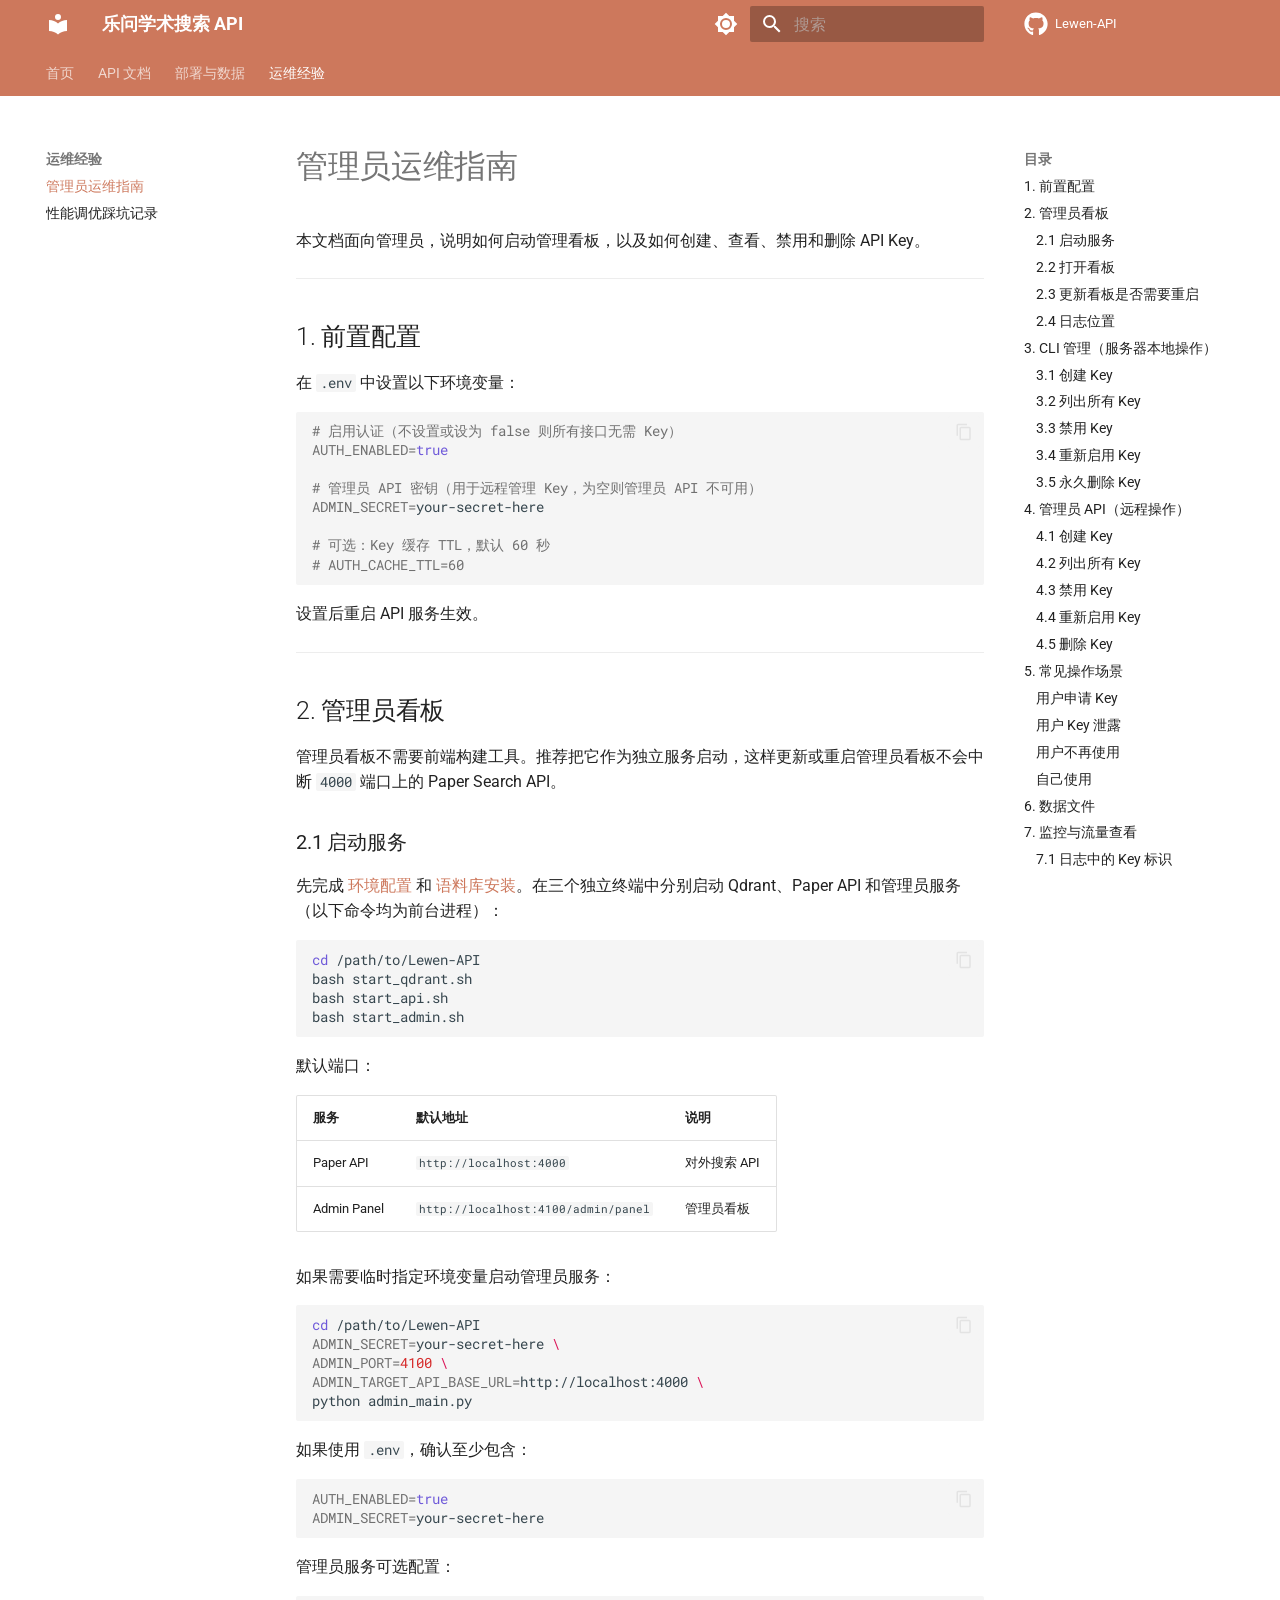
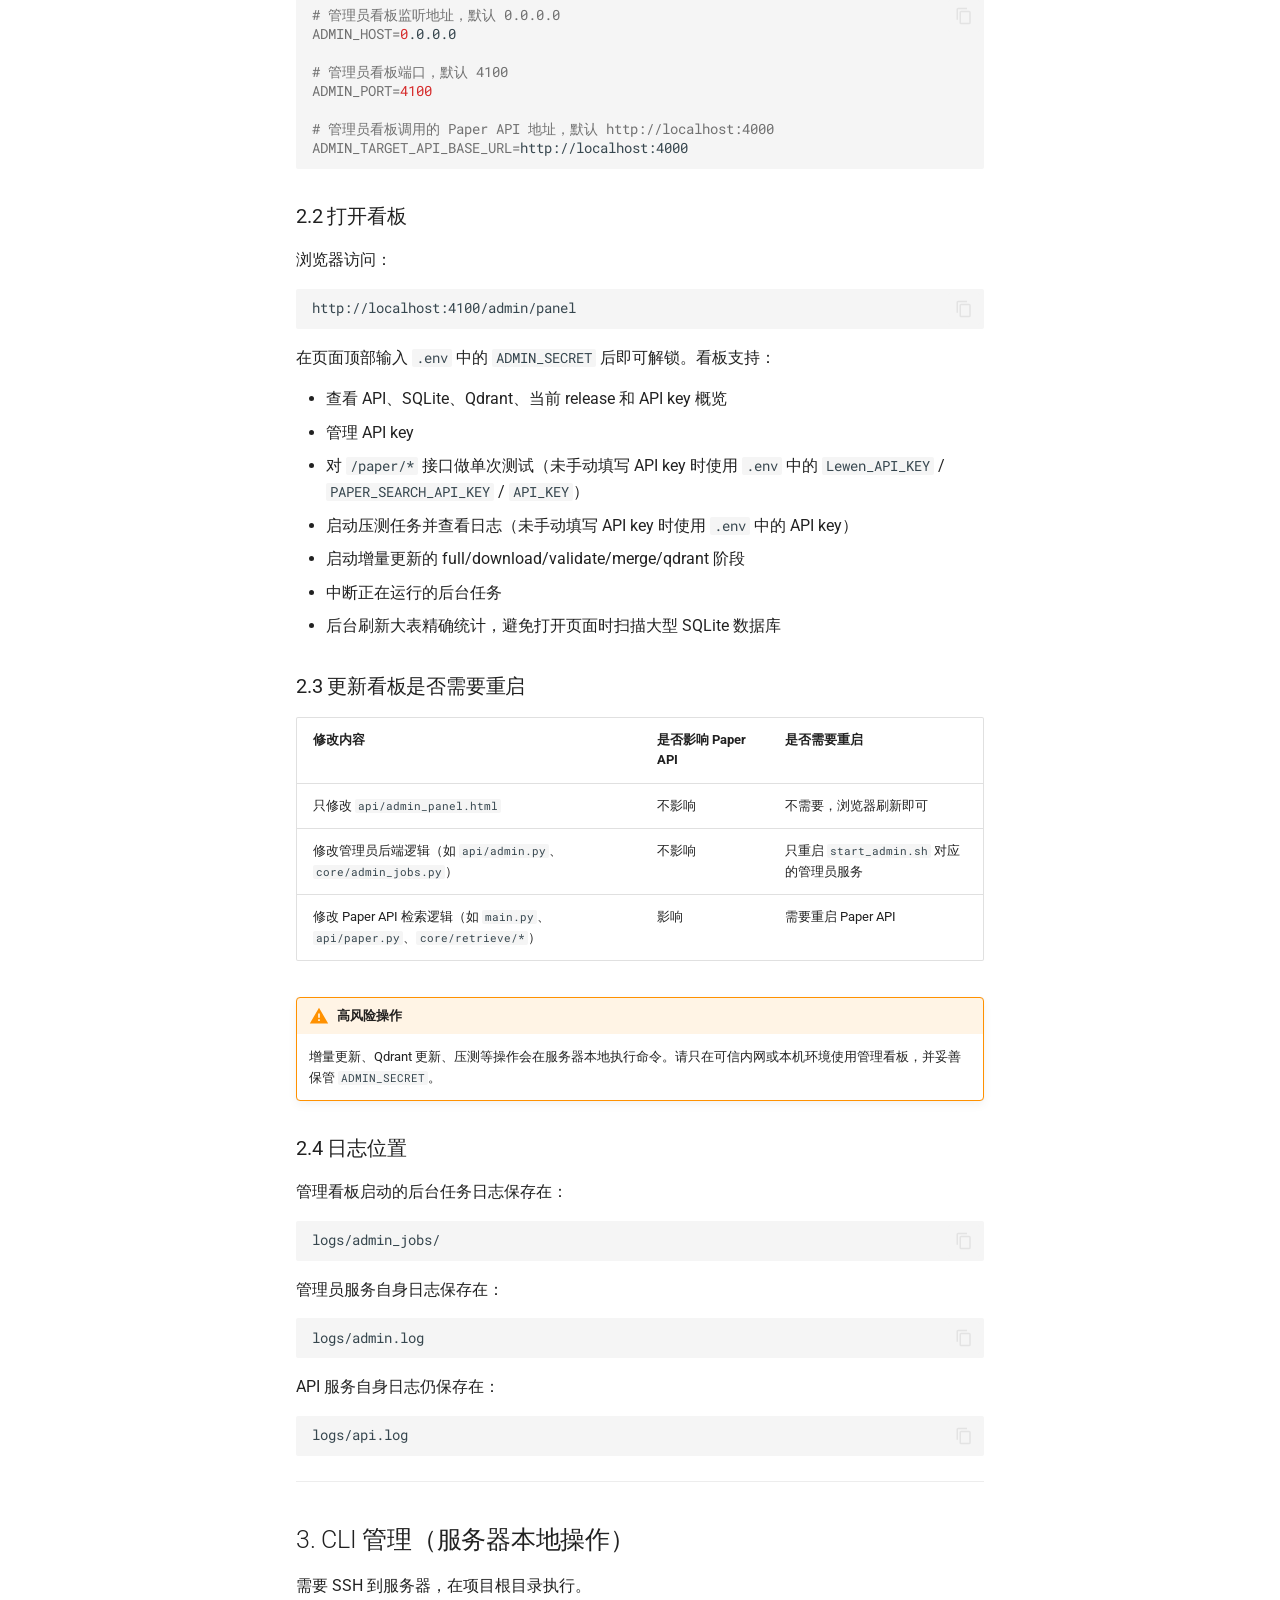
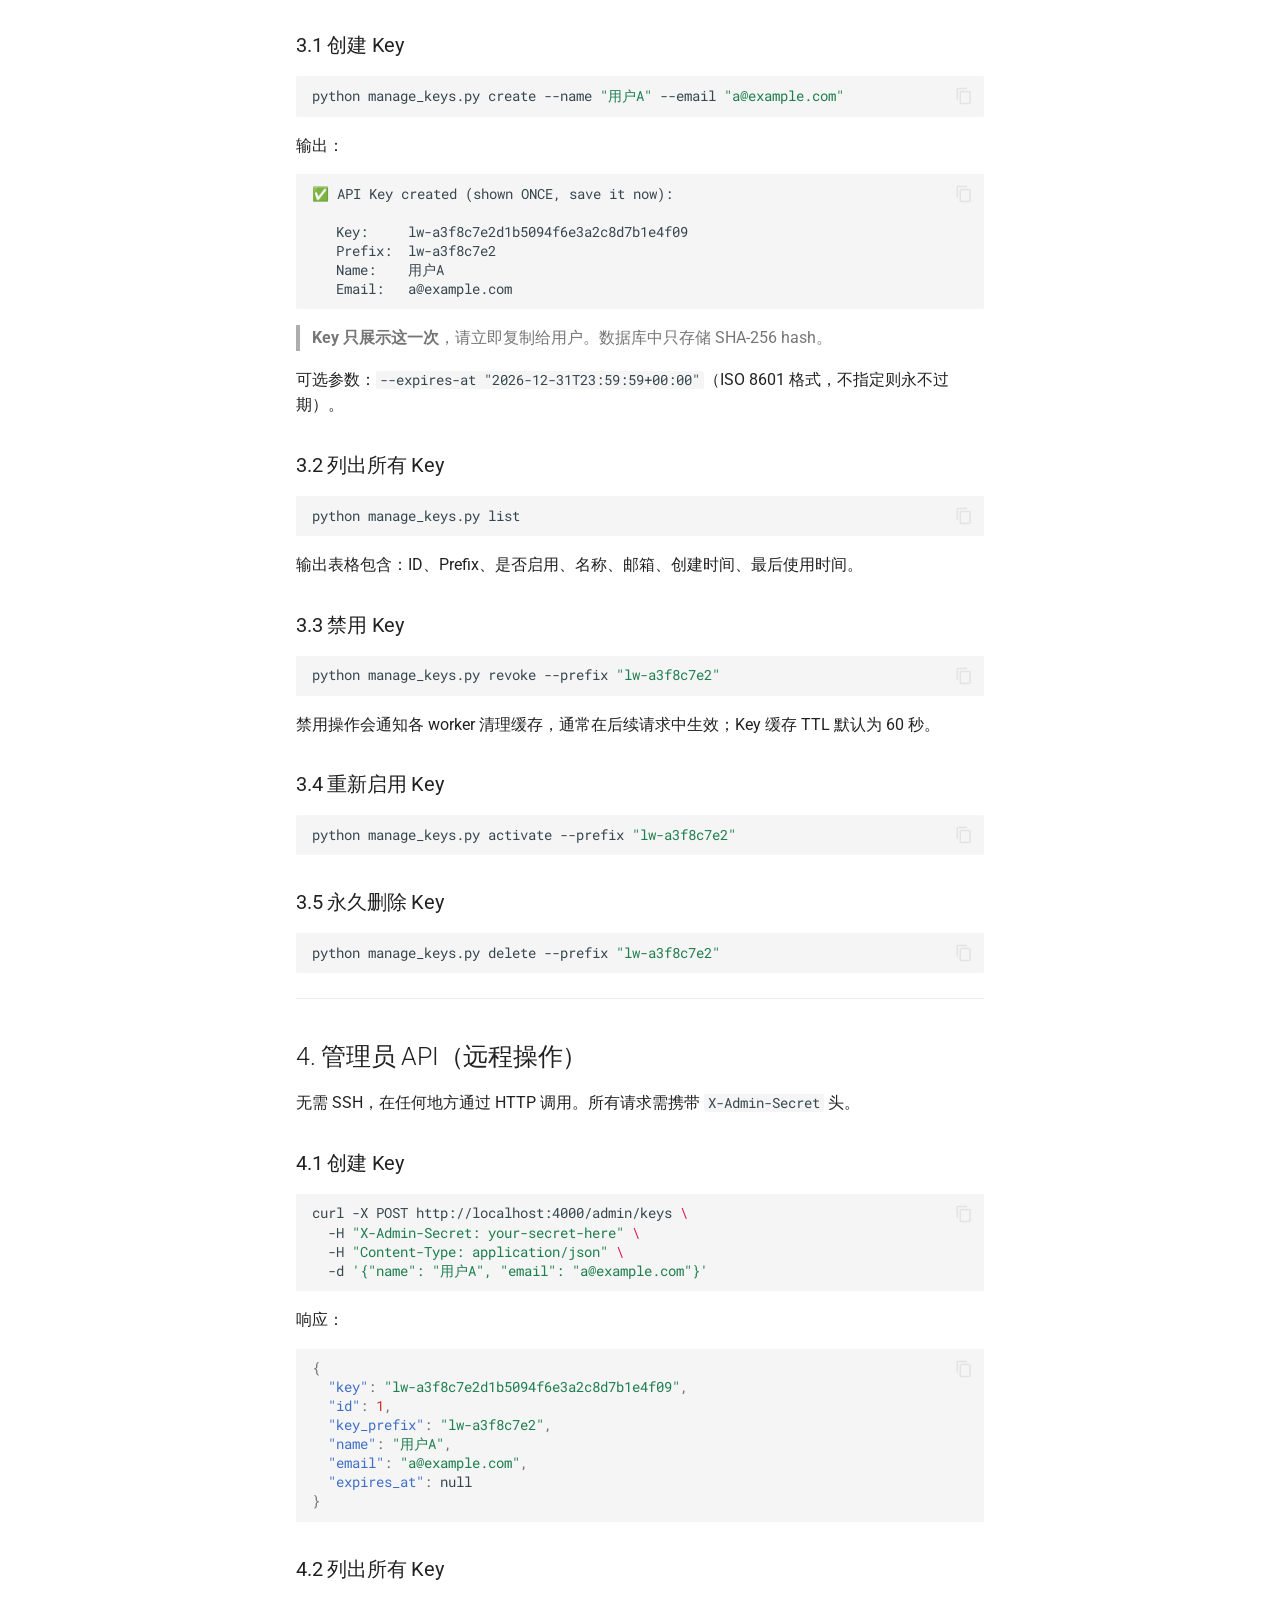
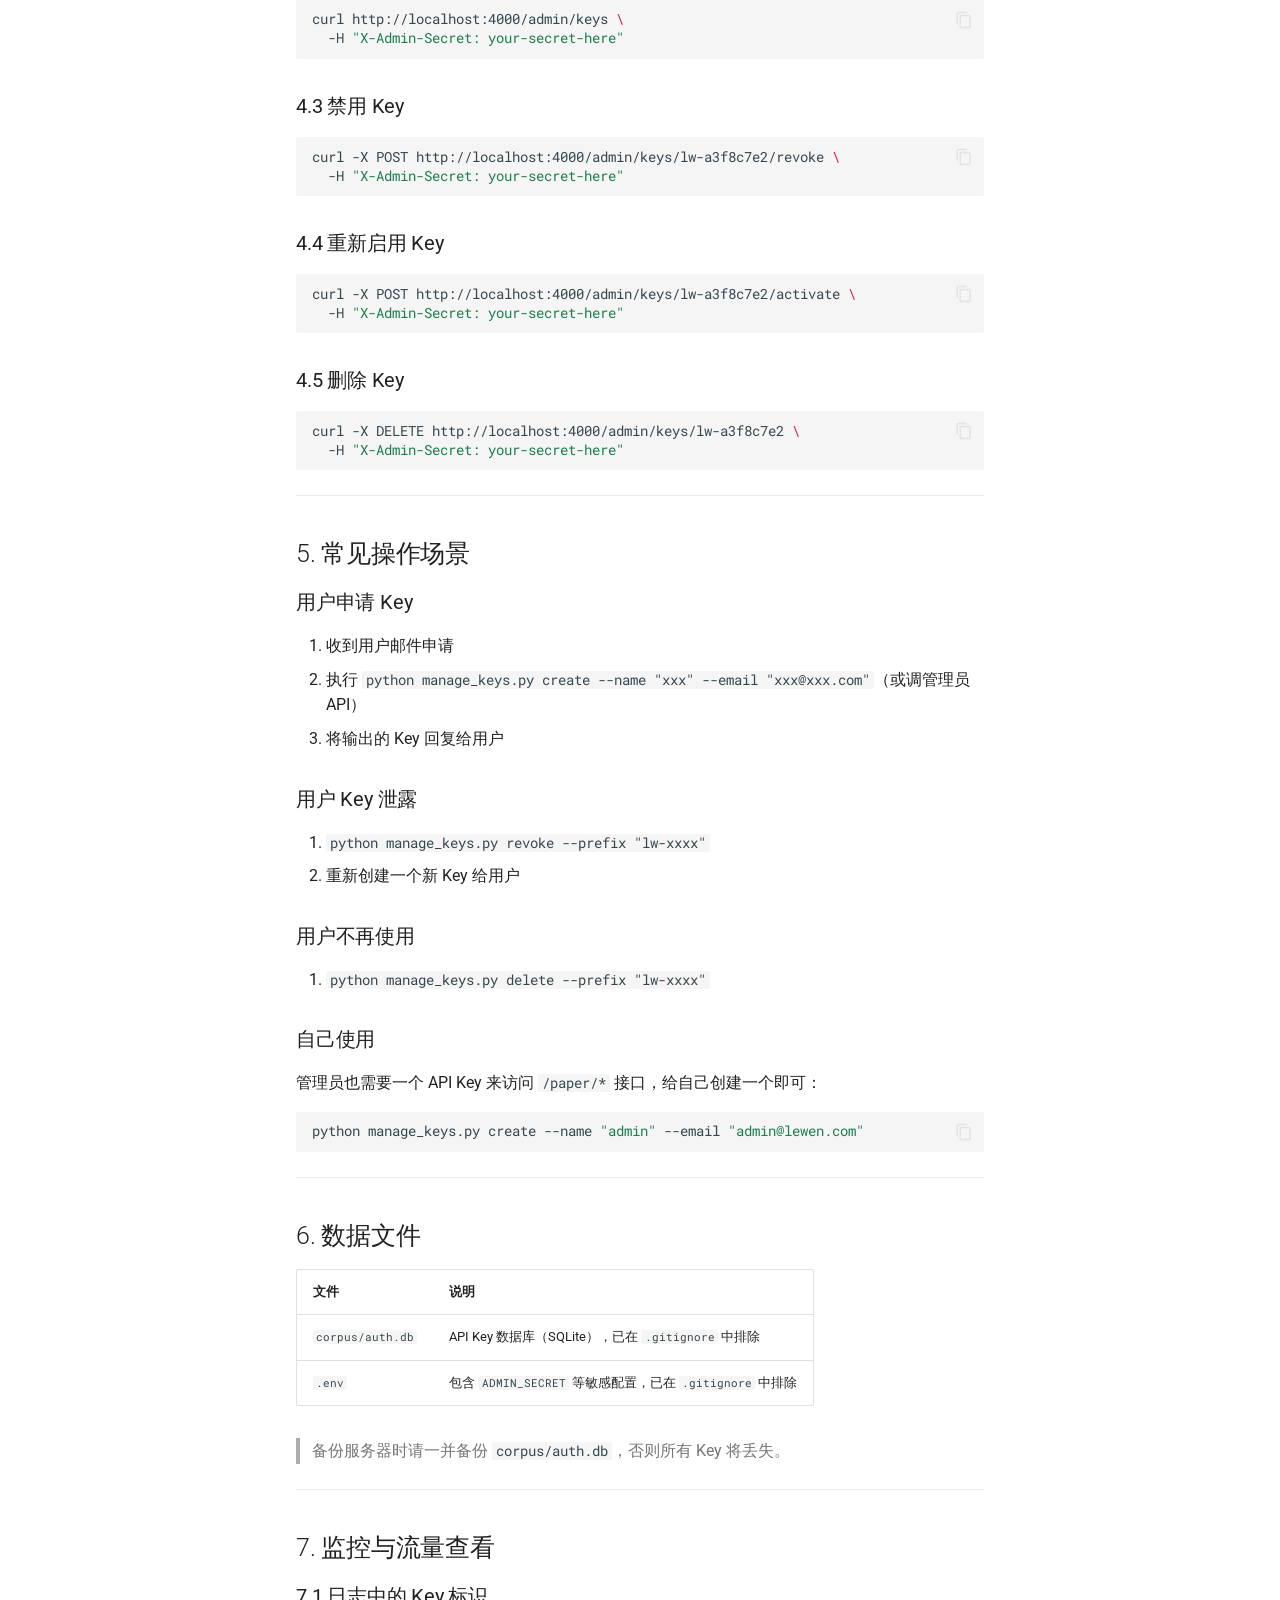
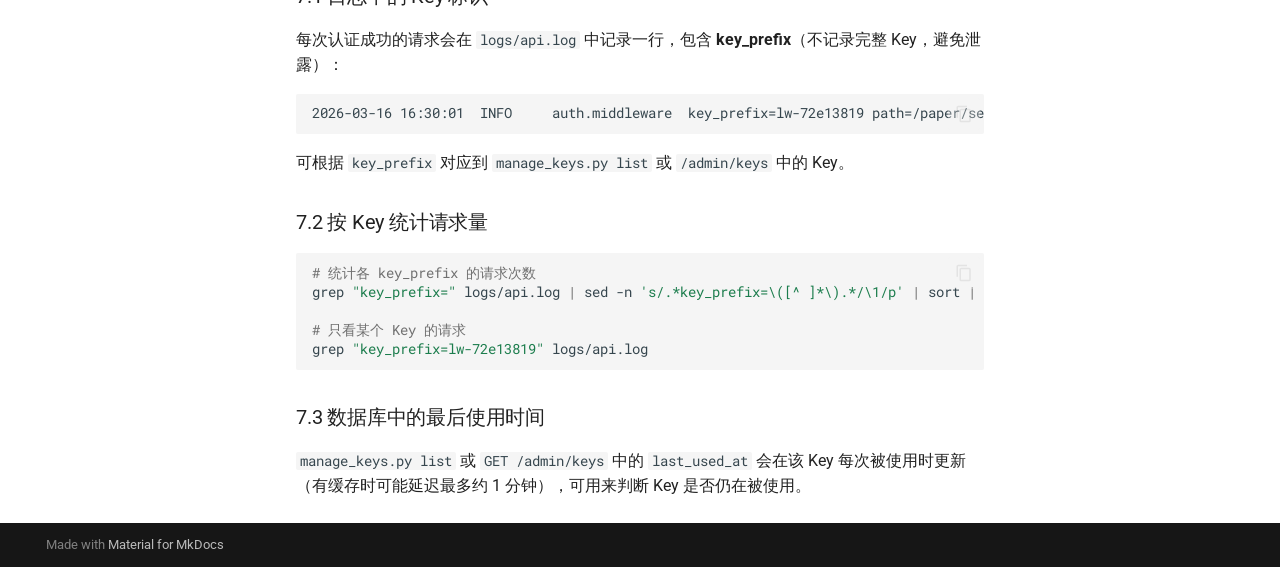
<file: api-key-admin/index.html>
<!doctype html>
<html lang="zh" class="no-js">
  <head>
    
      <meta charset="utf-8">
      <meta name="viewport" content="width=device-width,initial-scale=1">
      
        <meta name="description" content="Lewen — 学术论文搜索 API 文档">
      
      
      
        <link rel="canonical" href="https://ustc-ai4science.github.io/Lewen-API/api-key-admin/">
      
      
        <link rel="prev" href="../incremental-update/">
      
      
        <link rel="next" href="../performance-lessons/">
      
      
        
      
      
      <link rel="icon" href="../assets/images/favicon.png">
      <meta name="generator" content="mkdocs-1.6.1, mkdocs-material-9.7.7">
    
    
      
        <title>管理员运维指南 - 乐问学术搜索 API</title>
      
    
    
      <link rel="stylesheet" href="../assets/stylesheets/main.ec1eaa64.min.css">
      
        
        <link rel="stylesheet" href="../assets/stylesheets/palette.ab4e12ef.min.css">
      
      


    
    
      
    
    
      
        
        
        <link rel="preconnect" href="https://fonts.gstatic.com" crossorigin>
        <link rel="stylesheet" href="https://fonts.googleapis.com/css?family=Roboto:300,300i,400,400i,700,700i%7CRoboto+Mono:400,400i,700,700i&display=fallback">
        <style>:root{--md-text-font:"Roboto";--md-code-font:"Roboto Mono"}</style>
      
    
    
      <link rel="stylesheet" href="../stylesheets/extra.css">
    
    <script>__md_scope=new URL("..",location),__md_hash=e=>[...e].reduce(((e,_)=>(e<<5)-e+_.charCodeAt(0)),0),__md_get=(e,_=localStorage,t=__md_scope)=>JSON.parse(_.getItem(t.pathname+"."+e)),__md_set=(e,_,t=localStorage,a=__md_scope)=>{try{t.setItem(a.pathname+"."+e,JSON.stringify(_))}catch(e){}}</script>
    
      

    
    
  </head>
  
  
    
    
      
    
    
    
    
    <body dir="ltr" data-md-color-scheme="default" data-md-color-primary="custom" data-md-color-accent="custom">
  
    
    <input class="md-toggle" data-md-toggle="drawer" type="checkbox" id="__drawer" autocomplete="off">
    <input class="md-toggle" data-md-toggle="search" type="checkbox" id="__search" autocomplete="off">
    <label class="md-overlay" for="__drawer"></label>
    <div data-md-component="skip">
      
        
        <a href="#_1" class="md-skip">
          跳转至
        </a>
      
    </div>
    <div data-md-component="announce">
      
    </div>
    
    
      

<header class="md-header" data-md-component="header">
  <nav class="md-header__inner md-grid" aria-label="页眉">
    <a href=".." title="乐问学术搜索 API" class="md-header__button md-logo" aria-label="乐问学术搜索 API" data-md-component="logo">
      
  
  <svg xmlns="http://www.w3.org/2000/svg" viewBox="0 0 24 24"><path d="M12 8a3 3 0 0 0 3-3 3 3 0 0 0-3-3 3 3 0 0 0-3 3 3 3 0 0 0 3 3m0 3.54C9.64 9.35 6.5 8 3 8v11c3.5 0 6.64 1.35 9 3.54 2.36-2.19 5.5-3.54 9-3.54V8c-3.5 0-6.64 1.35-9 3.54"/></svg>

    </a>
    <label class="md-header__button md-icon" for="__drawer">
      
      <svg xmlns="http://www.w3.org/2000/svg" viewBox="0 0 24 24"><path d="M3 6h18v2H3zm0 5h18v2H3zm0 5h18v2H3z"/></svg>
    </label>
    <div class="md-header__title" data-md-component="header-title">
      <div class="md-header__ellipsis">
        <div class="md-header__topic">
          <span class="md-ellipsis">
            乐问学术搜索 API
          </span>
        </div>
        <div class="md-header__topic" data-md-component="header-topic">
          <span class="md-ellipsis">
            
              管理员运维指南
            
          </span>
        </div>
      </div>
    </div>
    
      
        <form class="md-header__option" data-md-component="palette">
  
    
    
    
    <input class="md-option" data-md-color-media="(prefers-color-scheme: light)" data-md-color-scheme="default" data-md-color-primary="custom" data-md-color-accent="custom"  aria-label="切换到深色模式"  type="radio" name="__palette" id="__palette_0">
    
      <label class="md-header__button md-icon" title="切换到深色模式" for="__palette_1" hidden>
        <svg xmlns="http://www.w3.org/2000/svg" viewBox="0 0 24 24"><path d="M12 8a4 4 0 0 0-4 4 4 4 0 0 0 4 4 4 4 0 0 0 4-4 4 4 0 0 0-4-4m0 10a6 6 0 0 1-6-6 6 6 0 0 1 6-6 6 6 0 0 1 6 6 6 6 0 0 1-6 6m8-9.31V4h-4.69L12 .69 8.69 4H4v4.69L.69 12 4 15.31V20h4.69L12 23.31 15.31 20H20v-4.69L23.31 12z"/></svg>
      </label>
    
  
    
    
    
    <input class="md-option" data-md-color-media="(prefers-color-scheme: dark)" data-md-color-scheme="slate" data-md-color-primary="custom" data-md-color-accent="custom"  aria-label="切换到浅色模式"  type="radio" name="__palette" id="__palette_1">
    
      <label class="md-header__button md-icon" title="切换到浅色模式" for="__palette_0" hidden>
        <svg xmlns="http://www.w3.org/2000/svg" viewBox="0 0 24 24"><path d="M12 18c-.89 0-1.74-.2-2.5-.55C11.56 16.5 13 14.42 13 12s-1.44-4.5-3.5-5.45C10.26 6.2 11.11 6 12 6a6 6 0 0 1 6 6 6 6 0 0 1-6 6m8-9.31V4h-4.69L12 .69 8.69 4H4v4.69L.69 12 4 15.31V20h4.69L12 23.31 15.31 20H20v-4.69L23.31 12z"/></svg>
      </label>
    
  
</form>
      
    
    
      <script>var palette=__md_get("__palette");if(palette&&palette.color){if("(prefers-color-scheme)"===palette.color.media){var media=matchMedia("(prefers-color-scheme: light)"),input=document.querySelector(media.matches?"[data-md-color-media='(prefers-color-scheme: light)']":"[data-md-color-media='(prefers-color-scheme: dark)']");palette.color.media=input.getAttribute("data-md-color-media"),palette.color.scheme=input.getAttribute("data-md-color-scheme"),palette.color.primary=input.getAttribute("data-md-color-primary"),palette.color.accent=input.getAttribute("data-md-color-accent")}for(var[key,value]of Object.entries(palette.color))document.body.setAttribute("data-md-color-"+key,value)}</script>
    
    
    
      
      
        <label class="md-header__button md-icon" for="__search">
          
          <svg xmlns="http://www.w3.org/2000/svg" viewBox="0 0 24 24"><path d="M9.5 3A6.5 6.5 0 0 1 16 9.5c0 1.61-.59 3.09-1.56 4.23l.27.27h.79l5 5-1.5 1.5-5-5v-.79l-.27-.27A6.52 6.52 0 0 1 9.5 16 6.5 6.5 0 0 1 3 9.5 6.5 6.5 0 0 1 9.5 3m0 2C7 5 5 7 5 9.5S7 14 9.5 14 14 12 14 9.5 12 5 9.5 5"/></svg>
        </label>
        <div class="md-search" data-md-component="search" role="dialog">
  <label class="md-search__overlay" for="__search"></label>
  <div class="md-search__inner" role="search">
    <form class="md-search__form" name="search">
      <input type="text" class="md-search__input" name="query" aria-label="搜索" placeholder="搜索" autocapitalize="off" autocorrect="off" autocomplete="off" spellcheck="false" data-md-component="search-query" required>
      <label class="md-search__icon md-icon" for="__search">
        
        <svg xmlns="http://www.w3.org/2000/svg" viewBox="0 0 24 24"><path d="M9.5 3A6.5 6.5 0 0 1 16 9.5c0 1.61-.59 3.09-1.56 4.23l.27.27h.79l5 5-1.5 1.5-5-5v-.79l-.27-.27A6.52 6.52 0 0 1 9.5 16 6.5 6.5 0 0 1 3 9.5 6.5 6.5 0 0 1 9.5 3m0 2C7 5 5 7 5 9.5S7 14 9.5 14 14 12 14 9.5 12 5 9.5 5"/></svg>
        
        <svg xmlns="http://www.w3.org/2000/svg" viewBox="0 0 24 24"><path d="M20 11v2H8l5.5 5.5-1.42 1.42L4.16 12l7.92-7.92L13.5 5.5 8 11z"/></svg>
      </label>
      <nav class="md-search__options" aria-label="查找">
        
        <button type="reset" class="md-search__icon md-icon" title="清空当前内容" aria-label="清空当前内容" tabindex="-1">
          
          <svg xmlns="http://www.w3.org/2000/svg" viewBox="0 0 24 24"><path d="M19 6.41 17.59 5 12 10.59 6.41 5 5 6.41 10.59 12 5 17.59 6.41 19 12 13.41 17.59 19 19 17.59 13.41 12z"/></svg>
        </button>
      </nav>
      
        <div class="md-search__suggest" data-md-component="search-suggest"></div>
      
    </form>
    <div class="md-search__output">
      <div class="md-search__scrollwrap" tabindex="0" data-md-scrollfix>
        <div class="md-search-result" data-md-component="search-result">
          <div class="md-search-result__meta">
            正在初始化搜索引擎
          </div>
          <ol class="md-search-result__list" role="presentation"></ol>
        </div>
      </div>
    </div>
  </div>
</div>
      
    
    
      <div class="md-header__source">
        <a href="https://github.com/ustc-ai4science/Lewen-API" title="前往仓库" class="md-source" data-md-component="source">
  <div class="md-source__icon md-icon">
    
    <svg xmlns="http://www.w3.org/2000/svg" viewBox="0 0 512 512"><!--! Font Awesome Free 7.1.0 by @fontawesome - https://fontawesome.com License - https://fontawesome.com/license/free (Icons: CC BY 4.0, Fonts: SIL OFL 1.1, Code: MIT License) Copyright 2025 Fonticons, Inc.--><path d="M173.9 397.4c0 2-2.3 3.6-5.2 3.6-3.3.3-5.6-1.3-5.6-3.6 0-2 2.3-3.6 5.2-3.6 3-.3 5.6 1.3 5.6 3.6m-31.1-4.5c-.7 2 1.3 4.3 4.3 4.9 2.6 1 5.6 0 6.2-2s-1.3-4.3-4.3-5.2c-2.6-.7-5.5.3-6.2 2.3m44.2-1.7c-2.9.7-4.9 2.6-4.6 4.9.3 2 2.9 3.3 5.9 2.6 2.9-.7 4.9-2.6 4.6-4.6-.3-1.9-3-3.2-5.9-2.9M252.8 8C114.1 8 8 113.3 8 252c0 110.9 69.8 205.8 169.5 239.2 12.8 2.3 17.3-5.6 17.3-12.1 0-6.2-.3-40.4-.3-61.4 0 0-70 15-84.7-29.8 0 0-11.4-29.1-27.8-36.6 0 0-22.9-15.7 1.6-15.4 0 0 24.9 2 38.6 25.8 21.9 38.6 58.6 27.5 72.9 20.9 2.3-16 8.8-27.1 16-33.7-55.9-6.2-112.3-14.3-112.3-110.5 0-27.5 7.6-41.3 23.6-58.9-2.6-6.5-11.1-33.3 2.6-67.9 20.9-6.5 69 27 69 27 20-5.6 41.5-8.5 62.8-8.5s42.8 2.9 62.8 8.5c0 0 48.1-33.6 69-27 13.7 34.7 5.2 61.4 2.6 67.9 16 17.7 25.8 31.5 25.8 58.9 0 96.5-58.9 104.2-114.8 110.5 9.2 7.9 17 22.9 17 46.4 0 33.7-.3 75.4-.3 83.6 0 6.5 4.6 14.4 17.3 12.1C436.2 457.8 504 362.9 504 252 504 113.3 391.5 8 252.8 8M105.2 352.9c-1.3 1-1 3.3.7 5.2 1.6 1.6 3.9 2.3 5.2 1 1.3-1 1-3.3-.7-5.2-1.6-1.6-3.9-2.3-5.2-1m-10.8-8.1c-.7 1.3.3 2.9 2.3 3.9 1.6 1 3.6.7 4.3-.7.7-1.3-.3-2.9-2.3-3.9-2-.6-3.6-.3-4.3.7m32.4 35.6c-1.6 1.3-1 4.3 1.3 6.2 2.3 2.3 5.2 2.6 6.5 1 1.3-1.3.7-4.3-1.3-6.2-2.2-2.3-5.2-2.6-6.5-1m-11.4-14.7c-1.6 1-1.6 3.6 0 5.9s4.3 3.3 5.6 2.3c1.6-1.3 1.6-3.9 0-6.2-1.4-2.3-4-3.3-5.6-2"/></svg>
  </div>
  <div class="md-source__repository">
    Lewen-API
  </div>
</a>
      </div>
    
  </nav>
  
</header>
    
    <div class="md-container" data-md-component="container">
      
      
        
          
            
<nav class="md-tabs" aria-label="标签" data-md-component="tabs">
  <div class="md-grid">
    <ul class="md-tabs__list">
      
        
  
  
  
  
    <li class="md-tabs__item">
      <a href=".." class="md-tabs__link">
        
  
  
    
  
  首页

      </a>
    </li>
  

      
        
  
  
  
  
    
    
      <li class="md-tabs__item">
        <a href="../api-zh/" class="md-tabs__link">
          
  
  
  API 文档

        </a>
      </li>
    
  

      
        
  
  
  
  
    
    
      <li class="md-tabs__item">
        <a href="../setup/" class="md-tabs__link">
          
  
  
  部署与数据

        </a>
      </li>
    
  

      
        
  
  
  
    
  
  
    
    
      <li class="md-tabs__item md-tabs__item--active">
        <a href="./" class="md-tabs__link">
          
  
  
  运维经验

        </a>
      </li>
    
  

      
    </ul>
  </div>
</nav>
          
        
      
      <main class="md-main" data-md-component="main">
        <div class="md-main__inner md-grid">
          
            
              
              <div class="md-sidebar md-sidebar--primary" data-md-component="sidebar" data-md-type="navigation" >
                <div class="md-sidebar__scrollwrap">
                  <div class="md-sidebar__inner">
                    


  


<nav class="md-nav md-nav--primary md-nav--lifted" aria-label="导航栏" data-md-level="0">
  <label class="md-nav__title" for="__drawer">
    <a href=".." title="乐问学术搜索 API" class="md-nav__button md-logo" aria-label="乐问学术搜索 API" data-md-component="logo">
      
  
  <svg xmlns="http://www.w3.org/2000/svg" viewBox="0 0 24 24"><path d="M12 8a3 3 0 0 0 3-3 3 3 0 0 0-3-3 3 3 0 0 0-3 3 3 3 0 0 0 3 3m0 3.54C9.64 9.35 6.5 8 3 8v11c3.5 0 6.64 1.35 9 3.54 2.36-2.19 5.5-3.54 9-3.54V8c-3.5 0-6.64 1.35-9 3.54"/></svg>

    </a>
    乐问学术搜索 API
  </label>
  
    <div class="md-nav__source">
      <a href="https://github.com/ustc-ai4science/Lewen-API" title="前往仓库" class="md-source" data-md-component="source">
  <div class="md-source__icon md-icon">
    
    <svg xmlns="http://www.w3.org/2000/svg" viewBox="0 0 512 512"><!--! Font Awesome Free 7.1.0 by @fontawesome - https://fontawesome.com License - https://fontawesome.com/license/free (Icons: CC BY 4.0, Fonts: SIL OFL 1.1, Code: MIT License) Copyright 2025 Fonticons, Inc.--><path d="M173.9 397.4c0 2-2.3 3.6-5.2 3.6-3.3.3-5.6-1.3-5.6-3.6 0-2 2.3-3.6 5.2-3.6 3-.3 5.6 1.3 5.6 3.6m-31.1-4.5c-.7 2 1.3 4.3 4.3 4.9 2.6 1 5.6 0 6.2-2s-1.3-4.3-4.3-5.2c-2.6-.7-5.5.3-6.2 2.3m44.2-1.7c-2.9.7-4.9 2.6-4.6 4.9.3 2 2.9 3.3 5.9 2.6 2.9-.7 4.9-2.6 4.6-4.6-.3-1.9-3-3.2-5.9-2.9M252.8 8C114.1 8 8 113.3 8 252c0 110.9 69.8 205.8 169.5 239.2 12.8 2.3 17.3-5.6 17.3-12.1 0-6.2-.3-40.4-.3-61.4 0 0-70 15-84.7-29.8 0 0-11.4-29.1-27.8-36.6 0 0-22.9-15.7 1.6-15.4 0 0 24.9 2 38.6 25.8 21.9 38.6 58.6 27.5 72.9 20.9 2.3-16 8.8-27.1 16-33.7-55.9-6.2-112.3-14.3-112.3-110.5 0-27.5 7.6-41.3 23.6-58.9-2.6-6.5-11.1-33.3 2.6-67.9 20.9-6.5 69 27 69 27 20-5.6 41.5-8.5 62.8-8.5s42.8 2.9 62.8 8.5c0 0 48.1-33.6 69-27 13.7 34.7 5.2 61.4 2.6 67.9 16 17.7 25.8 31.5 25.8 58.9 0 96.5-58.9 104.2-114.8 110.5 9.2 7.9 17 22.9 17 46.4 0 33.7-.3 75.4-.3 83.6 0 6.5 4.6 14.4 17.3 12.1C436.2 457.8 504 362.9 504 252 504 113.3 391.5 8 252.8 8M105.2 352.9c-1.3 1-1 3.3.7 5.2 1.6 1.6 3.9 2.3 5.2 1 1.3-1 1-3.3-.7-5.2-1.6-1.6-3.9-2.3-5.2-1m-10.8-8.1c-.7 1.3.3 2.9 2.3 3.9 1.6 1 3.6.7 4.3-.7.7-1.3-.3-2.9-2.3-3.9-2-.6-3.6-.3-4.3.7m32.4 35.6c-1.6 1.3-1 4.3 1.3 6.2 2.3 2.3 5.2 2.6 6.5 1 1.3-1.3.7-4.3-1.3-6.2-2.2-2.3-5.2-2.6-6.5-1m-11.4-14.7c-1.6 1-1.6 3.6 0 5.9s4.3 3.3 5.6 2.3c1.6-1.3 1.6-3.9 0-6.2-1.4-2.3-4-3.3-5.6-2"/></svg>
  </div>
  <div class="md-source__repository">
    Lewen-API
  </div>
</a>
    </div>
  
  <ul class="md-nav__list" data-md-scrollfix>
    
      
      
  
  
  
  
    <li class="md-nav__item">
      <a href=".." class="md-nav__link">
        
  
  
  <span class="md-ellipsis">
    
  
    首页
  

    
  </span>
  
  

      </a>
    </li>
  

    
      
      
  
  
  
  
    
    
    
    
      
      
        
      
    
    
    <li class="md-nav__item md-nav__item--nested">
      
        
        
          
        
        <input class="md-nav__toggle md-toggle md-toggle--indeterminate" type="checkbox" id="__nav_2" >
        
          
          <label class="md-nav__link" for="__nav_2" id="__nav_2_label" tabindex="0">
            
  
  
  <span class="md-ellipsis">
    
  
    API 文档
  

    
  </span>
  
  

            <span class="md-nav__icon md-icon"></span>
          </label>
        
        <nav class="md-nav" data-md-level="1" aria-labelledby="__nav_2_label" aria-expanded="false">
          <label class="md-nav__title" for="__nav_2">
            <span class="md-nav__icon md-icon"></span>
            
  
    API 文档
  

          </label>
          <ul class="md-nav__list" data-md-scrollfix>
            
              
                
  
  
  
  
    <li class="md-nav__item">
      <a href="../api-zh/" class="md-nav__link">
        
  
  
  <span class="md-ellipsis">
    
  
    API 参考 (中文)
  

    
  </span>
  
  

      </a>
    </li>
  

              
            
              
                
  
  
  
  
    <li class="md-nav__item">
      <a href="../api-en/" class="md-nav__link">
        
  
  
  <span class="md-ellipsis">
    
  
    API Reference (EN)
  

    
  </span>
  
  

      </a>
    </li>
  

              
            
          </ul>
        </nav>
      
    </li>
  

    
      
      
  
  
  
  
    
    
    
    
      
      
        
      
    
    
    <li class="md-nav__item md-nav__item--nested">
      
        
        
          
        
        <input class="md-nav__toggle md-toggle md-toggle--indeterminate" type="checkbox" id="__nav_3" >
        
          
          <label class="md-nav__link" for="__nav_3" id="__nav_3_label" tabindex="0">
            
  
  
  <span class="md-ellipsis">
    
  
    部署与数据
  

    
  </span>
  
  

            <span class="md-nav__icon md-icon"></span>
          </label>
        
        <nav class="md-nav" data-md-level="1" aria-labelledby="__nav_3_label" aria-expanded="false">
          <label class="md-nav__title" for="__nav_3">
            <span class="md-nav__icon md-icon"></span>
            
  
    部署与数据
  

          </label>
          <ul class="md-nav__list" data-md-scrollfix>
            
              
                
  
  
  
  
    <li class="md-nav__item">
      <a href="../setup/" class="md-nav__link">
        
  
  
  <span class="md-ellipsis">
    
  
    本地配置
  

    
  </span>
  
  

      </a>
    </li>
  

              
            
              
                
  
  
  
  
    <li class="md-nav__item">
      <a href="../deployment/" class="md-nav__link">
        
  
  
  <span class="md-ellipsis">
    
  
    API 部署
  

    
  </span>
  
  

      </a>
    </li>
  

              
            
              
                
  
  
  
  
    <li class="md-nav__item">
      <a href="../architecture/" class="md-nav__link">
        
  
  
  <span class="md-ellipsis">
    
  
    技术架构
  

    
  </span>
  
  

      </a>
    </li>
  

              
            
              
                
  
  
  
  
    <li class="md-nav__item">
      <a href="../data/" class="md-nav__link">
        
  
  
  <span class="md-ellipsis">
    
  
    语料库下载与结构
  

    
  </span>
  
  

      </a>
    </li>
  

              
            
              
                
  
  
  
  
    <li class="md-nav__item">
      <a href="../incremental-update/" class="md-nav__link">
        
  
  
  <span class="md-ellipsis">
    
  
    增量更新
  

    
  </span>
  
  

      </a>
    </li>
  

              
            
          </ul>
        </nav>
      
    </li>
  

    
      
      
  
  
    
  
  
  
    
    
    
    
      
        
        
      
      
        
      
    
    
    <li class="md-nav__item md-nav__item--active md-nav__item--section md-nav__item--nested">
      
        
        
        <input class="md-nav__toggle md-toggle " type="checkbox" id="__nav_4" checked>
        
          
          <label class="md-nav__link" for="__nav_4" id="__nav_4_label" tabindex="">
            
  
  
  <span class="md-ellipsis">
    
  
    运维经验
  

    
  </span>
  
  

            <span class="md-nav__icon md-icon"></span>
          </label>
        
        <nav class="md-nav" data-md-level="1" aria-labelledby="__nav_4_label" aria-expanded="true">
          <label class="md-nav__title" for="__nav_4">
            <span class="md-nav__icon md-icon"></span>
            
  
    运维经验
  

          </label>
          <ul class="md-nav__list" data-md-scrollfix>
            
              
                
  
  
    
  
  
  
    <li class="md-nav__item md-nav__item--active">
      
      <input class="md-nav__toggle md-toggle" type="checkbox" id="__toc">
      
      
        
      
      
        <label class="md-nav__link md-nav__link--active" for="__toc">
          
  
  
  <span class="md-ellipsis">
    
  
    管理员运维指南
  

    
  </span>
  
  

          <span class="md-nav__icon md-icon"></span>
        </label>
      
      <a href="./" class="md-nav__link md-nav__link--active">
        
  
  
  <span class="md-ellipsis">
    
  
    管理员运维指南
  

    
  </span>
  
  

      </a>
      
        

<nav class="md-nav md-nav--secondary" aria-label="目录">
  
  
  
    
  
  
    <label class="md-nav__title" for="__toc">
      <span class="md-nav__icon md-icon"></span>
      目录
    </label>
    <ul class="md-nav__list" data-md-component="toc" data-md-scrollfix>
      
        <li class="md-nav__item">
  <a href="#1" class="md-nav__link">
    <span class="md-ellipsis">
      
        1. 前置配置
      
    </span>
  </a>
  
</li>
      
        <li class="md-nav__item">
  <a href="#2" class="md-nav__link">
    <span class="md-ellipsis">
      
        2. 管理员看板
      
    </span>
  </a>
  
    <nav class="md-nav" aria-label="2. 管理员看板">
      <ul class="md-nav__list">
        
          <li class="md-nav__item">
  <a href="#21" class="md-nav__link">
    <span class="md-ellipsis">
      
        2.1 启动服务
      
    </span>
  </a>
  
</li>
        
          <li class="md-nav__item">
  <a href="#22" class="md-nav__link">
    <span class="md-ellipsis">
      
        2.2 打开看板
      
    </span>
  </a>
  
</li>
        
          <li class="md-nav__item">
  <a href="#23" class="md-nav__link">
    <span class="md-ellipsis">
      
        2.3 更新看板是否需要重启
      
    </span>
  </a>
  
</li>
        
          <li class="md-nav__item">
  <a href="#24" class="md-nav__link">
    <span class="md-ellipsis">
      
        2.4 日志位置
      
    </span>
  </a>
  
</li>
        
      </ul>
    </nav>
  
</li>
      
        <li class="md-nav__item">
  <a href="#3-cli" class="md-nav__link">
    <span class="md-ellipsis">
      
        3. CLI 管理（服务器本地操作）
      
    </span>
  </a>
  
    <nav class="md-nav" aria-label="3. CLI 管理（服务器本地操作）">
      <ul class="md-nav__list">
        
          <li class="md-nav__item">
  <a href="#31-key" class="md-nav__link">
    <span class="md-ellipsis">
      
        3.1 创建 Key
      
    </span>
  </a>
  
</li>
        
          <li class="md-nav__item">
  <a href="#32-key" class="md-nav__link">
    <span class="md-ellipsis">
      
        3.2 列出所有 Key
      
    </span>
  </a>
  
</li>
        
          <li class="md-nav__item">
  <a href="#33-key" class="md-nav__link">
    <span class="md-ellipsis">
      
        3.3 禁用 Key
      
    </span>
  </a>
  
</li>
        
          <li class="md-nav__item">
  <a href="#34-key" class="md-nav__link">
    <span class="md-ellipsis">
      
        3.4 重新启用 Key
      
    </span>
  </a>
  
</li>
        
          <li class="md-nav__item">
  <a href="#35-key" class="md-nav__link">
    <span class="md-ellipsis">
      
        3.5 永久删除 Key
      
    </span>
  </a>
  
</li>
        
      </ul>
    </nav>
  
</li>
      
        <li class="md-nav__item">
  <a href="#4-api" class="md-nav__link">
    <span class="md-ellipsis">
      
        4. 管理员 API（远程操作）
      
    </span>
  </a>
  
    <nav class="md-nav" aria-label="4. 管理员 API（远程操作）">
      <ul class="md-nav__list">
        
          <li class="md-nav__item">
  <a href="#41-key" class="md-nav__link">
    <span class="md-ellipsis">
      
        4.1 创建 Key
      
    </span>
  </a>
  
</li>
        
          <li class="md-nav__item">
  <a href="#42-key" class="md-nav__link">
    <span class="md-ellipsis">
      
        4.2 列出所有 Key
      
    </span>
  </a>
  
</li>
        
          <li class="md-nav__item">
  <a href="#43-key" class="md-nav__link">
    <span class="md-ellipsis">
      
        4.3 禁用 Key
      
    </span>
  </a>
  
</li>
        
          <li class="md-nav__item">
  <a href="#44-key" class="md-nav__link">
    <span class="md-ellipsis">
      
        4.4 重新启用 Key
      
    </span>
  </a>
  
</li>
        
          <li class="md-nav__item">
  <a href="#45-key" class="md-nav__link">
    <span class="md-ellipsis">
      
        4.5 删除 Key
      
    </span>
  </a>
  
</li>
        
      </ul>
    </nav>
  
</li>
      
        <li class="md-nav__item">
  <a href="#5" class="md-nav__link">
    <span class="md-ellipsis">
      
        5. 常见操作场景
      
    </span>
  </a>
  
    <nav class="md-nav" aria-label="5. 常见操作场景">
      <ul class="md-nav__list">
        
          <li class="md-nav__item">
  <a href="#key" class="md-nav__link">
    <span class="md-ellipsis">
      
        用户申请 Key
      
    </span>
  </a>
  
</li>
        
          <li class="md-nav__item">
  <a href="#key_1" class="md-nav__link">
    <span class="md-ellipsis">
      
        用户 Key 泄露
      
    </span>
  </a>
  
</li>
        
          <li class="md-nav__item">
  <a href="#_2" class="md-nav__link">
    <span class="md-ellipsis">
      
        用户不再使用
      
    </span>
  </a>
  
</li>
        
          <li class="md-nav__item">
  <a href="#_3" class="md-nav__link">
    <span class="md-ellipsis">
      
        自己使用
      
    </span>
  </a>
  
</li>
        
      </ul>
    </nav>
  
</li>
      
        <li class="md-nav__item">
  <a href="#6" class="md-nav__link">
    <span class="md-ellipsis">
      
        6. 数据文件
      
    </span>
  </a>
  
</li>
      
        <li class="md-nav__item">
  <a href="#7" class="md-nav__link">
    <span class="md-ellipsis">
      
        7. 监控与流量查看
      
    </span>
  </a>
  
    <nav class="md-nav" aria-label="7. 监控与流量查看">
      <ul class="md-nav__list">
        
          <li class="md-nav__item">
  <a href="#71-key" class="md-nav__link">
    <span class="md-ellipsis">
      
        7.1 日志中的 Key 标识
      
    </span>
  </a>
  
</li>
        
          <li class="md-nav__item">
  <a href="#72-key" class="md-nav__link">
    <span class="md-ellipsis">
      
        7.2 按 Key 统计请求量
      
    </span>
  </a>
  
</li>
        
          <li class="md-nav__item">
  <a href="#73" class="md-nav__link">
    <span class="md-ellipsis">
      
        7.3 数据库中的最后使用时间
      
    </span>
  </a>
  
</li>
        
      </ul>
    </nav>
  
</li>
      
    </ul>
  
</nav>
      
    </li>
  

              
            
              
                
  
  
  
  
    <li class="md-nav__item">
      <a href="../performance-lessons/" class="md-nav__link">
        
  
  
  <span class="md-ellipsis">
    
  
    性能调优踩坑记录
  

    
  </span>
  
  

      </a>
    </li>
  

              
            
          </ul>
        </nav>
      
    </li>
  

    
  </ul>
</nav>
                  </div>
                </div>
              </div>
            
            
              
              <div class="md-sidebar md-sidebar--secondary" data-md-component="sidebar" data-md-type="toc" >
                <div class="md-sidebar__scrollwrap">
                  <div class="md-sidebar__inner">
                    

<nav class="md-nav md-nav--secondary" aria-label="目录">
  
  
  
    
  
  
    <label class="md-nav__title" for="__toc">
      <span class="md-nav__icon md-icon"></span>
      目录
    </label>
    <ul class="md-nav__list" data-md-component="toc" data-md-scrollfix>
      
        <li class="md-nav__item">
  <a href="#1" class="md-nav__link">
    <span class="md-ellipsis">
      
        1. 前置配置
      
    </span>
  </a>
  
</li>
      
        <li class="md-nav__item">
  <a href="#2" class="md-nav__link">
    <span class="md-ellipsis">
      
        2. 管理员看板
      
    </span>
  </a>
  
    <nav class="md-nav" aria-label="2. 管理员看板">
      <ul class="md-nav__list">
        
          <li class="md-nav__item">
  <a href="#21" class="md-nav__link">
    <span class="md-ellipsis">
      
        2.1 启动服务
      
    </span>
  </a>
  
</li>
        
          <li class="md-nav__item">
  <a href="#22" class="md-nav__link">
    <span class="md-ellipsis">
      
        2.2 打开看板
      
    </span>
  </a>
  
</li>
        
          <li class="md-nav__item">
  <a href="#23" class="md-nav__link">
    <span class="md-ellipsis">
      
        2.3 更新看板是否需要重启
      
    </span>
  </a>
  
</li>
        
          <li class="md-nav__item">
  <a href="#24" class="md-nav__link">
    <span class="md-ellipsis">
      
        2.4 日志位置
      
    </span>
  </a>
  
</li>
        
      </ul>
    </nav>
  
</li>
      
        <li class="md-nav__item">
  <a href="#3-cli" class="md-nav__link">
    <span class="md-ellipsis">
      
        3. CLI 管理（服务器本地操作）
      
    </span>
  </a>
  
    <nav class="md-nav" aria-label="3. CLI 管理（服务器本地操作）">
      <ul class="md-nav__list">
        
          <li class="md-nav__item">
  <a href="#31-key" class="md-nav__link">
    <span class="md-ellipsis">
      
        3.1 创建 Key
      
    </span>
  </a>
  
</li>
        
          <li class="md-nav__item">
  <a href="#32-key" class="md-nav__link">
    <span class="md-ellipsis">
      
        3.2 列出所有 Key
      
    </span>
  </a>
  
</li>
        
          <li class="md-nav__item">
  <a href="#33-key" class="md-nav__link">
    <span class="md-ellipsis">
      
        3.3 禁用 Key
      
    </span>
  </a>
  
</li>
        
          <li class="md-nav__item">
  <a href="#34-key" class="md-nav__link">
    <span class="md-ellipsis">
      
        3.4 重新启用 Key
      
    </span>
  </a>
  
</li>
        
          <li class="md-nav__item">
  <a href="#35-key" class="md-nav__link">
    <span class="md-ellipsis">
      
        3.5 永久删除 Key
      
    </span>
  </a>
  
</li>
        
      </ul>
    </nav>
  
</li>
      
        <li class="md-nav__item">
  <a href="#4-api" class="md-nav__link">
    <span class="md-ellipsis">
      
        4. 管理员 API（远程操作）
      
    </span>
  </a>
  
    <nav class="md-nav" aria-label="4. 管理员 API（远程操作）">
      <ul class="md-nav__list">
        
          <li class="md-nav__item">
  <a href="#41-key" class="md-nav__link">
    <span class="md-ellipsis">
      
        4.1 创建 Key
      
    </span>
  </a>
  
</li>
        
          <li class="md-nav__item">
  <a href="#42-key" class="md-nav__link">
    <span class="md-ellipsis">
      
        4.2 列出所有 Key
      
    </span>
  </a>
  
</li>
        
          <li class="md-nav__item">
  <a href="#43-key" class="md-nav__link">
    <span class="md-ellipsis">
      
        4.3 禁用 Key
      
    </span>
  </a>
  
</li>
        
          <li class="md-nav__item">
  <a href="#44-key" class="md-nav__link">
    <span class="md-ellipsis">
      
        4.4 重新启用 Key
      
    </span>
  </a>
  
</li>
        
          <li class="md-nav__item">
  <a href="#45-key" class="md-nav__link">
    <span class="md-ellipsis">
      
        4.5 删除 Key
      
    </span>
  </a>
  
</li>
        
      </ul>
    </nav>
  
</li>
      
        <li class="md-nav__item">
  <a href="#5" class="md-nav__link">
    <span class="md-ellipsis">
      
        5. 常见操作场景
      
    </span>
  </a>
  
    <nav class="md-nav" aria-label="5. 常见操作场景">
      <ul class="md-nav__list">
        
          <li class="md-nav__item">
  <a href="#key" class="md-nav__link">
    <span class="md-ellipsis">
      
        用户申请 Key
      
    </span>
  </a>
  
</li>
        
          <li class="md-nav__item">
  <a href="#key_1" class="md-nav__link">
    <span class="md-ellipsis">
      
        用户 Key 泄露
      
    </span>
  </a>
  
</li>
        
          <li class="md-nav__item">
  <a href="#_2" class="md-nav__link">
    <span class="md-ellipsis">
      
        用户不再使用
      
    </span>
  </a>
  
</li>
        
          <li class="md-nav__item">
  <a href="#_3" class="md-nav__link">
    <span class="md-ellipsis">
      
        自己使用
      
    </span>
  </a>
  
</li>
        
      </ul>
    </nav>
  
</li>
      
        <li class="md-nav__item">
  <a href="#6" class="md-nav__link">
    <span class="md-ellipsis">
      
        6. 数据文件
      
    </span>
  </a>
  
</li>
      
        <li class="md-nav__item">
  <a href="#7" class="md-nav__link">
    <span class="md-ellipsis">
      
        7. 监控与流量查看
      
    </span>
  </a>
  
    <nav class="md-nav" aria-label="7. 监控与流量查看">
      <ul class="md-nav__list">
        
          <li class="md-nav__item">
  <a href="#71-key" class="md-nav__link">
    <span class="md-ellipsis">
      
        7.1 日志中的 Key 标识
      
    </span>
  </a>
  
</li>
        
          <li class="md-nav__item">
  <a href="#72-key" class="md-nav__link">
    <span class="md-ellipsis">
      
        7.2 按 Key 统计请求量
      
    </span>
  </a>
  
</li>
        
          <li class="md-nav__item">
  <a href="#73" class="md-nav__link">
    <span class="md-ellipsis">
      
        7.3 数据库中的最后使用时间
      
    </span>
  </a>
  
</li>
        
      </ul>
    </nav>
  
</li>
      
    </ul>
  
</nav>
                  </div>
                </div>
              </div>
            
          
          
            <div class="md-content" data-md-component="content">
              
              <article class="md-content__inner md-typeset">
                
                  


  
  


<h1 id="_1">管理员运维指南<a class="headerlink" href="#_1" title="Permanent link">&para;</a></h1>
<p>本文档面向管理员，说明如何启动管理看板，以及如何创建、查看、禁用和删除 API Key。</p>
<hr />
<h2 id="1">1. 前置配置<a class="headerlink" href="#1" title="Permanent link">&para;</a></h2>
<p>在 <code>.env</code> 中设置以下环境变量：</p>
<div class="highlight"><pre><span></span><code><a id="__codelineno-0-1" name="__codelineno-0-1" href="#__codelineno-0-1"></a><span class="c1"># 启用认证（不设置或设为 false 则所有接口无需 Key）</span>
<a id="__codelineno-0-2" name="__codelineno-0-2" href="#__codelineno-0-2"></a><span class="nv">AUTH_ENABLED</span><span class="o">=</span><span class="nb">true</span>
<a id="__codelineno-0-3" name="__codelineno-0-3" href="#__codelineno-0-3"></a>
<a id="__codelineno-0-4" name="__codelineno-0-4" href="#__codelineno-0-4"></a><span class="c1"># 管理员 API 密钥（用于远程管理 Key，为空则管理员 API 不可用）</span>
<a id="__codelineno-0-5" name="__codelineno-0-5" href="#__codelineno-0-5"></a><span class="nv">ADMIN_SECRET</span><span class="o">=</span>your-secret-here
<a id="__codelineno-0-6" name="__codelineno-0-6" href="#__codelineno-0-6"></a>
<a id="__codelineno-0-7" name="__codelineno-0-7" href="#__codelineno-0-7"></a><span class="c1"># 可选：Key 缓存 TTL，默认 60 秒</span>
<a id="__codelineno-0-8" name="__codelineno-0-8" href="#__codelineno-0-8"></a><span class="c1"># AUTH_CACHE_TTL=60</span>
</code></pre></div>
<p>设置后重启 API 服务生效。</p>
<hr />
<h2 id="2">2. 管理员看板<a class="headerlink" href="#2" title="Permanent link">&para;</a></h2>
<p>管理员看板不需要前端构建工具。推荐把它作为独立服务启动，这样更新或重启管理员看板不会中断 <code>4000</code> 端口上的 Paper Search API。</p>
<h3 id="21">2.1 启动服务<a class="headerlink" href="#21" title="Permanent link">&para;</a></h3>
<p>先完成 <a href="../setup/">环境配置</a> 和 <a href="../data/">语料库安装</a>。在三个独立终端中分别启动 Qdrant、Paper API 和管理员服务（以下命令均为前台进程）：</p>
<div class="highlight"><pre><span></span><code><a id="__codelineno-1-1" name="__codelineno-1-1" href="#__codelineno-1-1"></a><span class="nb">cd</span><span class="w"> </span>/path/to/Lewen-API
<a id="__codelineno-1-2" name="__codelineno-1-2" href="#__codelineno-1-2"></a>bash<span class="w"> </span>start_qdrant.sh
<a id="__codelineno-1-3" name="__codelineno-1-3" href="#__codelineno-1-3"></a>bash<span class="w"> </span>start_api.sh
<a id="__codelineno-1-4" name="__codelineno-1-4" href="#__codelineno-1-4"></a>bash<span class="w"> </span>start_admin.sh
</code></pre></div>
<p>默认端口：</p>
<table>
<thead>
<tr>
<th>服务</th>
<th>默认地址</th>
<th>说明</th>
</tr>
</thead>
<tbody>
<tr>
<td>Paper API</td>
<td><code>http://localhost:4000</code></td>
<td>对外搜索 API</td>
</tr>
<tr>
<td>Admin Panel</td>
<td><code>http://localhost:4100/admin/panel</code></td>
<td>管理员看板</td>
</tr>
</tbody>
</table>
<p>如果需要临时指定环境变量启动管理员服务：</p>
<div class="highlight"><pre><span></span><code><a id="__codelineno-2-1" name="__codelineno-2-1" href="#__codelineno-2-1"></a><span class="nb">cd</span><span class="w"> </span>/path/to/Lewen-API
<a id="__codelineno-2-2" name="__codelineno-2-2" href="#__codelineno-2-2"></a><span class="nv">ADMIN_SECRET</span><span class="o">=</span>your-secret-here<span class="w"> </span><span class="se">\</span>
<a id="__codelineno-2-3" name="__codelineno-2-3" href="#__codelineno-2-3"></a><span class="nv">ADMIN_PORT</span><span class="o">=</span><span class="m">4100</span><span class="w"> </span><span class="se">\</span>
<a id="__codelineno-2-4" name="__codelineno-2-4" href="#__codelineno-2-4"></a><span class="nv">ADMIN_TARGET_API_BASE_URL</span><span class="o">=</span>http://localhost:4000<span class="w"> </span><span class="se">\</span>
<a id="__codelineno-2-5" name="__codelineno-2-5" href="#__codelineno-2-5"></a>python<span class="w"> </span>admin_main.py
</code></pre></div>
<p>如果使用 <code>.env</code>，确认至少包含：</p>
<div class="highlight"><pre><span></span><code><a id="__codelineno-3-1" name="__codelineno-3-1" href="#__codelineno-3-1"></a><span class="nv">AUTH_ENABLED</span><span class="o">=</span><span class="nb">true</span>
<a id="__codelineno-3-2" name="__codelineno-3-2" href="#__codelineno-3-2"></a><span class="nv">ADMIN_SECRET</span><span class="o">=</span>your-secret-here
</code></pre></div>
<p>管理员服务可选配置：</p>
<div class="highlight"><pre><span></span><code><a id="__codelineno-4-1" name="__codelineno-4-1" href="#__codelineno-4-1"></a><span class="c1"># 管理员看板监听地址，默认 0.0.0.0</span>
<a id="__codelineno-4-2" name="__codelineno-4-2" href="#__codelineno-4-2"></a><span class="nv">ADMIN_HOST</span><span class="o">=</span><span class="m">0</span>.0.0.0
<a id="__codelineno-4-3" name="__codelineno-4-3" href="#__codelineno-4-3"></a>
<a id="__codelineno-4-4" name="__codelineno-4-4" href="#__codelineno-4-4"></a><span class="c1"># 管理员看板端口，默认 4100</span>
<a id="__codelineno-4-5" name="__codelineno-4-5" href="#__codelineno-4-5"></a><span class="nv">ADMIN_PORT</span><span class="o">=</span><span class="m">4100</span>
<a id="__codelineno-4-6" name="__codelineno-4-6" href="#__codelineno-4-6"></a>
<a id="__codelineno-4-7" name="__codelineno-4-7" href="#__codelineno-4-7"></a><span class="c1"># 管理员看板调用的 Paper API 地址，默认 http://localhost:4000</span>
<a id="__codelineno-4-8" name="__codelineno-4-8" href="#__codelineno-4-8"></a><span class="nv">ADMIN_TARGET_API_BASE_URL</span><span class="o">=</span>http://localhost:4000
</code></pre></div>
<h3 id="22">2.2 打开看板<a class="headerlink" href="#22" title="Permanent link">&para;</a></h3>
<p>浏览器访问：</p>
<div class="highlight"><pre><span></span><code><a id="__codelineno-5-1" name="__codelineno-5-1" href="#__codelineno-5-1"></a>http://localhost:4100/admin/panel
</code></pre></div>
<p>在页面顶部输入 <code>.env</code> 中的 <code>ADMIN_SECRET</code> 后即可解锁。看板支持：</p>
<ul>
<li>查看 API、SQLite、Qdrant、当前 release 和 API key 概览</li>
<li>管理 API key</li>
<li>对 <code>/paper/*</code> 接口做单次测试（未手动填写 API key 时使用 <code>.env</code> 中的 <code>Lewen_API_KEY</code> / <code>PAPER_SEARCH_API_KEY</code> / <code>API_KEY</code>）</li>
<li>启动压测任务并查看日志（未手动填写 API key 时使用 <code>.env</code> 中的 API key）</li>
<li>启动增量更新的 full/download/validate/merge/qdrant 阶段</li>
<li>中断正在运行的后台任务</li>
<li>后台刷新大表精确统计，避免打开页面时扫描大型 SQLite 数据库</li>
</ul>
<h3 id="23">2.3 更新看板是否需要重启<a class="headerlink" href="#23" title="Permanent link">&para;</a></h3>
<table>
<thead>
<tr>
<th>修改内容</th>
<th>是否影响 Paper API</th>
<th>是否需要重启</th>
</tr>
</thead>
<tbody>
<tr>
<td>只修改 <code>api/admin_panel.html</code></td>
<td>不影响</td>
<td>不需要，浏览器刷新即可</td>
</tr>
<tr>
<td>修改管理员后端逻辑（如 <code>api/admin.py</code>、<code>core/admin_jobs.py</code>）</td>
<td>不影响</td>
<td>只重启 <code>start_admin.sh</code> 对应的管理员服务</td>
</tr>
<tr>
<td>修改 Paper API 检索逻辑（如 <code>main.py</code>、<code>api/paper.py</code>、<code>core/retrieve/*</code>）</td>
<td>影响</td>
<td>需要重启 Paper API</td>
</tr>
</tbody>
</table>
<div class="admonition warning">
<p class="admonition-title">高风险操作</p>
<p>增量更新、Qdrant 更新、压测等操作会在服务器本地执行命令。请只在可信内网或本机环境使用管理看板，并妥善保管 <code>ADMIN_SECRET</code>。</p>
</div>
<h3 id="24">2.4 日志位置<a class="headerlink" href="#24" title="Permanent link">&para;</a></h3>
<p>管理看板启动的后台任务日志保存在：</p>
<div class="highlight"><pre><span></span><code><a id="__codelineno-6-1" name="__codelineno-6-1" href="#__codelineno-6-1"></a>logs/admin_jobs/
</code></pre></div>
<p>管理员服务自身日志保存在：</p>
<div class="highlight"><pre><span></span><code><a id="__codelineno-7-1" name="__codelineno-7-1" href="#__codelineno-7-1"></a>logs/admin.log
</code></pre></div>
<p>API 服务自身日志仍保存在：</p>
<div class="highlight"><pre><span></span><code><a id="__codelineno-8-1" name="__codelineno-8-1" href="#__codelineno-8-1"></a>logs/api.log
</code></pre></div>
<hr />
<h2 id="3-cli">3. CLI 管理（服务器本地操作）<a class="headerlink" href="#3-cli" title="Permanent link">&para;</a></h2>
<p>需要 SSH 到服务器，在项目根目录执行。</p>
<h3 id="31-key">3.1 创建 Key<a class="headerlink" href="#31-key" title="Permanent link">&para;</a></h3>
<div class="highlight"><pre><span></span><code><a id="__codelineno-9-1" name="__codelineno-9-1" href="#__codelineno-9-1"></a>python<span class="w"> </span>manage_keys.py<span class="w"> </span>create<span class="w"> </span>--name<span class="w"> </span><span class="s2">"用户A"</span><span class="w"> </span>--email<span class="w"> </span><span class="s2">"a@example.com"</span>
</code></pre></div>
<p>输出：</p>
<div class="highlight"><pre><span></span><code><a id="__codelineno-10-1" name="__codelineno-10-1" href="#__codelineno-10-1"></a>✅ API Key created (shown ONCE, save it now):
<a id="__codelineno-10-2" name="__codelineno-10-2" href="#__codelineno-10-2"></a>
<a id="__codelineno-10-3" name="__codelineno-10-3" href="#__codelineno-10-3"></a>   Key:     lw-a3f8c7e2d1b5094f6e3a2c8d7b1e4f09
<a id="__codelineno-10-4" name="__codelineno-10-4" href="#__codelineno-10-4"></a>   Prefix:  lw-a3f8c7e2
<a id="__codelineno-10-5" name="__codelineno-10-5" href="#__codelineno-10-5"></a>   Name:    用户A
<a id="__codelineno-10-6" name="__codelineno-10-6" href="#__codelineno-10-6"></a>   Email:   a@example.com
</code></pre></div>
<blockquote>
<p><strong>Key 只展示这一次</strong>，请立即复制给用户。数据库中只存储 SHA-256 hash。</p>
</blockquote>
<p>可选参数：<code>--expires-at "2026-12-31T23:59:59+00:00"</code>（ISO 8601 格式，不指定则永不过期）。</p>
<h3 id="32-key">3.2 列出所有 Key<a class="headerlink" href="#32-key" title="Permanent link">&para;</a></h3>
<div class="highlight"><pre><span></span><code><a id="__codelineno-11-1" name="__codelineno-11-1" href="#__codelineno-11-1"></a>python<span class="w"> </span>manage_keys.py<span class="w"> </span>list
</code></pre></div>
<p>输出表格包含：ID、Prefix、是否启用、名称、邮箱、创建时间、最后使用时间。</p>
<h3 id="33-key">3.3 禁用 Key<a class="headerlink" href="#33-key" title="Permanent link">&para;</a></h3>
<div class="highlight"><pre><span></span><code><a id="__codelineno-12-1" name="__codelineno-12-1" href="#__codelineno-12-1"></a>python<span class="w"> </span>manage_keys.py<span class="w"> </span>revoke<span class="w"> </span>--prefix<span class="w"> </span><span class="s2">"lw-a3f8c7e2"</span>
</code></pre></div>
<p>禁用操作会通知各 worker 清理缓存，通常在后续请求中生效；Key 缓存 TTL 默认为 60 秒。</p>
<h3 id="34-key">3.4 重新启用 Key<a class="headerlink" href="#34-key" title="Permanent link">&para;</a></h3>
<div class="highlight"><pre><span></span><code><a id="__codelineno-13-1" name="__codelineno-13-1" href="#__codelineno-13-1"></a>python<span class="w"> </span>manage_keys.py<span class="w"> </span>activate<span class="w"> </span>--prefix<span class="w"> </span><span class="s2">"lw-a3f8c7e2"</span>
</code></pre></div>
<h3 id="35-key">3.5 永久删除 Key<a class="headerlink" href="#35-key" title="Permanent link">&para;</a></h3>
<div class="highlight"><pre><span></span><code><a id="__codelineno-14-1" name="__codelineno-14-1" href="#__codelineno-14-1"></a>python<span class="w"> </span>manage_keys.py<span class="w"> </span>delete<span class="w"> </span>--prefix<span class="w"> </span><span class="s2">"lw-a3f8c7e2"</span>
</code></pre></div>
<hr />
<h2 id="4-api">4. 管理员 API（远程操作）<a class="headerlink" href="#4-api" title="Permanent link">&para;</a></h2>
<p>无需 SSH，在任何地方通过 HTTP 调用。所有请求需携带 <code>X-Admin-Secret</code> 头。</p>
<h3 id="41-key">4.1 创建 Key<a class="headerlink" href="#41-key" title="Permanent link">&para;</a></h3>
<div class="highlight"><pre><span></span><code><a id="__codelineno-15-1" name="__codelineno-15-1" href="#__codelineno-15-1"></a>curl<span class="w"> </span>-X<span class="w"> </span>POST<span class="w"> </span>http://localhost:4000/admin/keys<span class="w"> </span><span class="se">\</span>
<a id="__codelineno-15-2" name="__codelineno-15-2" href="#__codelineno-15-2"></a><span class="w">  </span>-H<span class="w"> </span><span class="s2">"X-Admin-Secret: your-secret-here"</span><span class="w"> </span><span class="se">\</span>
<a id="__codelineno-15-3" name="__codelineno-15-3" href="#__codelineno-15-3"></a><span class="w">  </span>-H<span class="w"> </span><span class="s2">"Content-Type: application/json"</span><span class="w"> </span><span class="se">\</span>
<a id="__codelineno-15-4" name="__codelineno-15-4" href="#__codelineno-15-4"></a><span class="w">  </span>-d<span class="w"> </span><span class="s1">'{"name": "用户A", "email": "a@example.com"}'</span>
</code></pre></div>
<p>响应：</p>
<div class="highlight"><pre><span></span><code><a id="__codelineno-16-1" name="__codelineno-16-1" href="#__codelineno-16-1"></a><span class="p">{</span>
<a id="__codelineno-16-2" name="__codelineno-16-2" href="#__codelineno-16-2"></a><span class="w">  </span><span class="nt">"key"</span><span class="p">:</span><span class="w"> </span><span class="s2">"lw-a3f8c7e2d1b5094f6e3a2c8d7b1e4f09"</span><span class="p">,</span>
<a id="__codelineno-16-3" name="__codelineno-16-3" href="#__codelineno-16-3"></a><span class="w">  </span><span class="nt">"id"</span><span class="p">:</span><span class="w"> </span><span class="mi">1</span><span class="p">,</span>
<a id="__codelineno-16-4" name="__codelineno-16-4" href="#__codelineno-16-4"></a><span class="w">  </span><span class="nt">"key_prefix"</span><span class="p">:</span><span class="w"> </span><span class="s2">"lw-a3f8c7e2"</span><span class="p">,</span>
<a id="__codelineno-16-5" name="__codelineno-16-5" href="#__codelineno-16-5"></a><span class="w">  </span><span class="nt">"name"</span><span class="p">:</span><span class="w"> </span><span class="s2">"用户A"</span><span class="p">,</span>
<a id="__codelineno-16-6" name="__codelineno-16-6" href="#__codelineno-16-6"></a><span class="w">  </span><span class="nt">"email"</span><span class="p">:</span><span class="w"> </span><span class="s2">"a@example.com"</span><span class="p">,</span>
<a id="__codelineno-16-7" name="__codelineno-16-7" href="#__codelineno-16-7"></a><span class="w">  </span><span class="nt">"expires_at"</span><span class="p">:</span><span class="w"> </span><span class="kc">null</span>
<a id="__codelineno-16-8" name="__codelineno-16-8" href="#__codelineno-16-8"></a><span class="p">}</span>
</code></pre></div>
<h3 id="42-key">4.2 列出所有 Key<a class="headerlink" href="#42-key" title="Permanent link">&para;</a></h3>
<div class="highlight"><pre><span></span><code><a id="__codelineno-17-1" name="__codelineno-17-1" href="#__codelineno-17-1"></a>curl<span class="w"> </span>http://localhost:4000/admin/keys<span class="w"> </span><span class="se">\</span>
<a id="__codelineno-17-2" name="__codelineno-17-2" href="#__codelineno-17-2"></a><span class="w">  </span>-H<span class="w"> </span><span class="s2">"X-Admin-Secret: your-secret-here"</span>
</code></pre></div>
<h3 id="43-key">4.3 禁用 Key<a class="headerlink" href="#43-key" title="Permanent link">&para;</a></h3>
<div class="highlight"><pre><span></span><code><a id="__codelineno-18-1" name="__codelineno-18-1" href="#__codelineno-18-1"></a>curl<span class="w"> </span>-X<span class="w"> </span>POST<span class="w"> </span>http://localhost:4000/admin/keys/lw-a3f8c7e2/revoke<span class="w"> </span><span class="se">\</span>
<a id="__codelineno-18-2" name="__codelineno-18-2" href="#__codelineno-18-2"></a><span class="w">  </span>-H<span class="w"> </span><span class="s2">"X-Admin-Secret: your-secret-here"</span>
</code></pre></div>
<h3 id="44-key">4.4 重新启用 Key<a class="headerlink" href="#44-key" title="Permanent link">&para;</a></h3>
<div class="highlight"><pre><span></span><code><a id="__codelineno-19-1" name="__codelineno-19-1" href="#__codelineno-19-1"></a>curl<span class="w"> </span>-X<span class="w"> </span>POST<span class="w"> </span>http://localhost:4000/admin/keys/lw-a3f8c7e2/activate<span class="w"> </span><span class="se">\</span>
<a id="__codelineno-19-2" name="__codelineno-19-2" href="#__codelineno-19-2"></a><span class="w">  </span>-H<span class="w"> </span><span class="s2">"X-Admin-Secret: your-secret-here"</span>
</code></pre></div>
<h3 id="45-key">4.5 删除 Key<a class="headerlink" href="#45-key" title="Permanent link">&para;</a></h3>
<div class="highlight"><pre><span></span><code><a id="__codelineno-20-1" name="__codelineno-20-1" href="#__codelineno-20-1"></a>curl<span class="w"> </span>-X<span class="w"> </span>DELETE<span class="w"> </span>http://localhost:4000/admin/keys/lw-a3f8c7e2<span class="w"> </span><span class="se">\</span>
<a id="__codelineno-20-2" name="__codelineno-20-2" href="#__codelineno-20-2"></a><span class="w">  </span>-H<span class="w"> </span><span class="s2">"X-Admin-Secret: your-secret-here"</span>
</code></pre></div>
<hr />
<h2 id="5">5. 常见操作场景<a class="headerlink" href="#5" title="Permanent link">&para;</a></h2>
<h3 id="key">用户申请 Key<a class="headerlink" href="#key" title="Permanent link">&para;</a></h3>
<ol>
<li>收到用户邮件申请</li>
<li>执行 <code>python manage_keys.py create --name "xxx" --email "xxx@xxx.com"</code>（或调管理员 API）</li>
<li>将输出的 Key 回复给用户</li>
</ol>
<h3 id="key_1">用户 Key 泄露<a class="headerlink" href="#key_1" title="Permanent link">&para;</a></h3>
<ol>
<li><code>python manage_keys.py revoke --prefix "lw-xxxx"</code></li>
<li>重新创建一个新 Key 给用户</li>
</ol>
<h3 id="_2">用户不再使用<a class="headerlink" href="#_2" title="Permanent link">&para;</a></h3>
<ol>
<li><code>python manage_keys.py delete --prefix "lw-xxxx"</code></li>
</ol>
<h3 id="_3">自己使用<a class="headerlink" href="#_3" title="Permanent link">&para;</a></h3>
<p>管理员也需要一个 API Key 来访问 <code>/paper/*</code> 接口，给自己创建一个即可：</p>
<div class="highlight"><pre><span></span><code><a id="__codelineno-21-1" name="__codelineno-21-1" href="#__codelineno-21-1"></a>python<span class="w"> </span>manage_keys.py<span class="w"> </span>create<span class="w"> </span>--name<span class="w"> </span><span class="s2">"admin"</span><span class="w"> </span>--email<span class="w"> </span><span class="s2">"admin@lewen.com"</span>
</code></pre></div>
<hr />
<h2 id="6">6. 数据文件<a class="headerlink" href="#6" title="Permanent link">&para;</a></h2>
<table>
<thead>
<tr>
<th>文件</th>
<th>说明</th>
</tr>
</thead>
<tbody>
<tr>
<td><code>corpus/auth.db</code></td>
<td>API Key 数据库（SQLite），已在 <code>.gitignore</code> 中排除</td>
</tr>
<tr>
<td><code>.env</code></td>
<td>包含 <code>ADMIN_SECRET</code> 等敏感配置，已在 <code>.gitignore</code> 中排除</td>
</tr>
</tbody>
</table>
<blockquote>
<p>备份服务器时请一并备份 <code>corpus/auth.db</code>，否则所有 Key 将丢失。</p>
</blockquote>
<hr />
<h2 id="7">7. 监控与流量查看<a class="headerlink" href="#7" title="Permanent link">&para;</a></h2>
<h3 id="71-key">7.1 日志中的 Key 标识<a class="headerlink" href="#71-key" title="Permanent link">&para;</a></h3>
<p>每次认证成功的请求会在 <code>logs/api.log</code> 中记录一行，包含 <strong>key_prefix</strong>（不记录完整 Key，避免泄露）：</p>
<div class="highlight"><pre><span></span><code><a id="__codelineno-22-1" name="__codelineno-22-1" href="#__codelineno-22-1"></a>2026-03-16 16:30:01  INFO     auth.middleware  key_prefix=lw-72e13819 path=/paper/search method=GET
</code></pre></div>
<p>可根据 <code>key_prefix</code> 对应到 <code>manage_keys.py list</code> 或 <code>/admin/keys</code> 中的 Key。</p>
<h3 id="72-key">7.2 按 Key 统计请求量<a class="headerlink" href="#72-key" title="Permanent link">&para;</a></h3>
<div class="highlight"><pre><span></span><code><a id="__codelineno-23-1" name="__codelineno-23-1" href="#__codelineno-23-1"></a><span class="c1"># 统计各 key_prefix 的请求次数</span>
<a id="__codelineno-23-2" name="__codelineno-23-2" href="#__codelineno-23-2"></a>grep<span class="w"> </span><span class="s2">"key_prefix="</span><span class="w"> </span>logs/api.log<span class="w"> </span><span class="p">|</span><span class="w"> </span>sed<span class="w"> </span>-n<span class="w"> </span><span class="s1">'s/.*key_prefix=\([^ ]*\).*/\1/p'</span><span class="w"> </span><span class="p">|</span><span class="w"> </span>sort<span class="w"> </span><span class="p">|</span><span class="w"> </span>uniq<span class="w"> </span>-c<span class="w"> </span><span class="p">|</span><span class="w"> </span>sort<span class="w"> </span>-rn
<a id="__codelineno-23-3" name="__codelineno-23-3" href="#__codelineno-23-3"></a>
<a id="__codelineno-23-4" name="__codelineno-23-4" href="#__codelineno-23-4"></a><span class="c1"># 只看某个 Key 的请求</span>
<a id="__codelineno-23-5" name="__codelineno-23-5" href="#__codelineno-23-5"></a>grep<span class="w"> </span><span class="s2">"key_prefix=lw-72e13819"</span><span class="w"> </span>logs/api.log
</code></pre></div>
<h3 id="73">7.3 数据库中的最后使用时间<a class="headerlink" href="#73" title="Permanent link">&para;</a></h3>
<p><code>manage_keys.py list</code> 或 <code>GET /admin/keys</code> 中的 <code>last_used_at</code> 会在该 Key 每次被使用时更新（有缓存时可能延迟最多约 1 分钟），可用来判断 Key 是否仍在被使用。</p>












                
              </article>
            </div>
          
          
  <script>var tabs=__md_get("__tabs");if(Array.isArray(tabs))e:for(var set of document.querySelectorAll(".tabbed-set")){var labels=set.querySelector(".tabbed-labels");for(var tab of tabs)for(var label of labels.getElementsByTagName("label"))if(label.innerText.trim()===tab){var input=document.getElementById(label.htmlFor);input.checked=!0;continue e}}</script>

<script>var target=document.getElementById(location.hash.slice(1));target&&target.name&&(target.checked=target.name.startsWith("__tabbed_"))</script>
        </div>
        
          <button type="button" class="md-top md-icon" data-md-component="top" hidden>
  
  <svg xmlns="http://www.w3.org/2000/svg" viewBox="0 0 24 24"><path d="M13 20h-2V8l-5.5 5.5-1.42-1.42L12 4.16l7.92 7.92-1.42 1.42L13 8z"/></svg>
  回到页面顶部
</button>
        
      </main>
      
        <footer class="md-footer">
  
  <div class="md-footer-meta md-typeset">
    <div class="md-footer-meta__inner md-grid">
      <div class="md-copyright">
  
  
    Made with
    <a href="https://squidfunk.github.io/mkdocs-material/" target="_blank" rel="noopener">
      Material for MkDocs
    </a>
  
</div>
      
    </div>
  </div>
</footer>
      
    </div>
    <div class="md-dialog" data-md-component="dialog">
      <div class="md-dialog__inner md-typeset"></div>
    </div>
    
    
    
      
      
      <script id="__config" type="application/json">{"annotate": null, "base": "..", "features": ["navigation.tabs", "navigation.sections", "navigation.expand", "navigation.top", "search.highlight", "search.suggest", "content.code.copy", "content.tabs.link"], "search": "../assets/javascripts/workers/search.2c215733.min.js", "tags": null, "translations": {"clipboard.copied": "\u5df2\u590d\u5236", "clipboard.copy": "\u590d\u5236", "search.result.more.one": "\u5728\u8be5\u9875\u4e0a\u8fd8\u6709 1 \u4e2a\u7b26\u5408\u6761\u4ef6\u7684\u7ed3\u679c", "search.result.more.other": "\u5728\u8be5\u9875\u4e0a\u8fd8\u6709 # \u4e2a\u7b26\u5408\u6761\u4ef6\u7684\u7ed3\u679c", "search.result.none": "\u6ca1\u6709\u627e\u5230\u7b26\u5408\u6761\u4ef6\u7684\u7ed3\u679c", "search.result.one": "\u627e\u5230 1 \u4e2a\u7b26\u5408\u6761\u4ef6\u7684\u7ed3\u679c", "search.result.other": "# \u4e2a\u7b26\u5408\u6761\u4ef6\u7684\u7ed3\u679c", "search.result.placeholder": "\u952e\u5165\u4ee5\u5f00\u59cb\u641c\u7d22", "search.result.term.missing": "\u7f3a\u5c11", "select.version": "\u9009\u62e9\u5f53\u524d\u7248\u672c"}, "version": null}</script>
    
    
      <script src="../assets/javascripts/bundle.d7400e89.min.js"></script>
      
    
  </body>
</html>
</file>
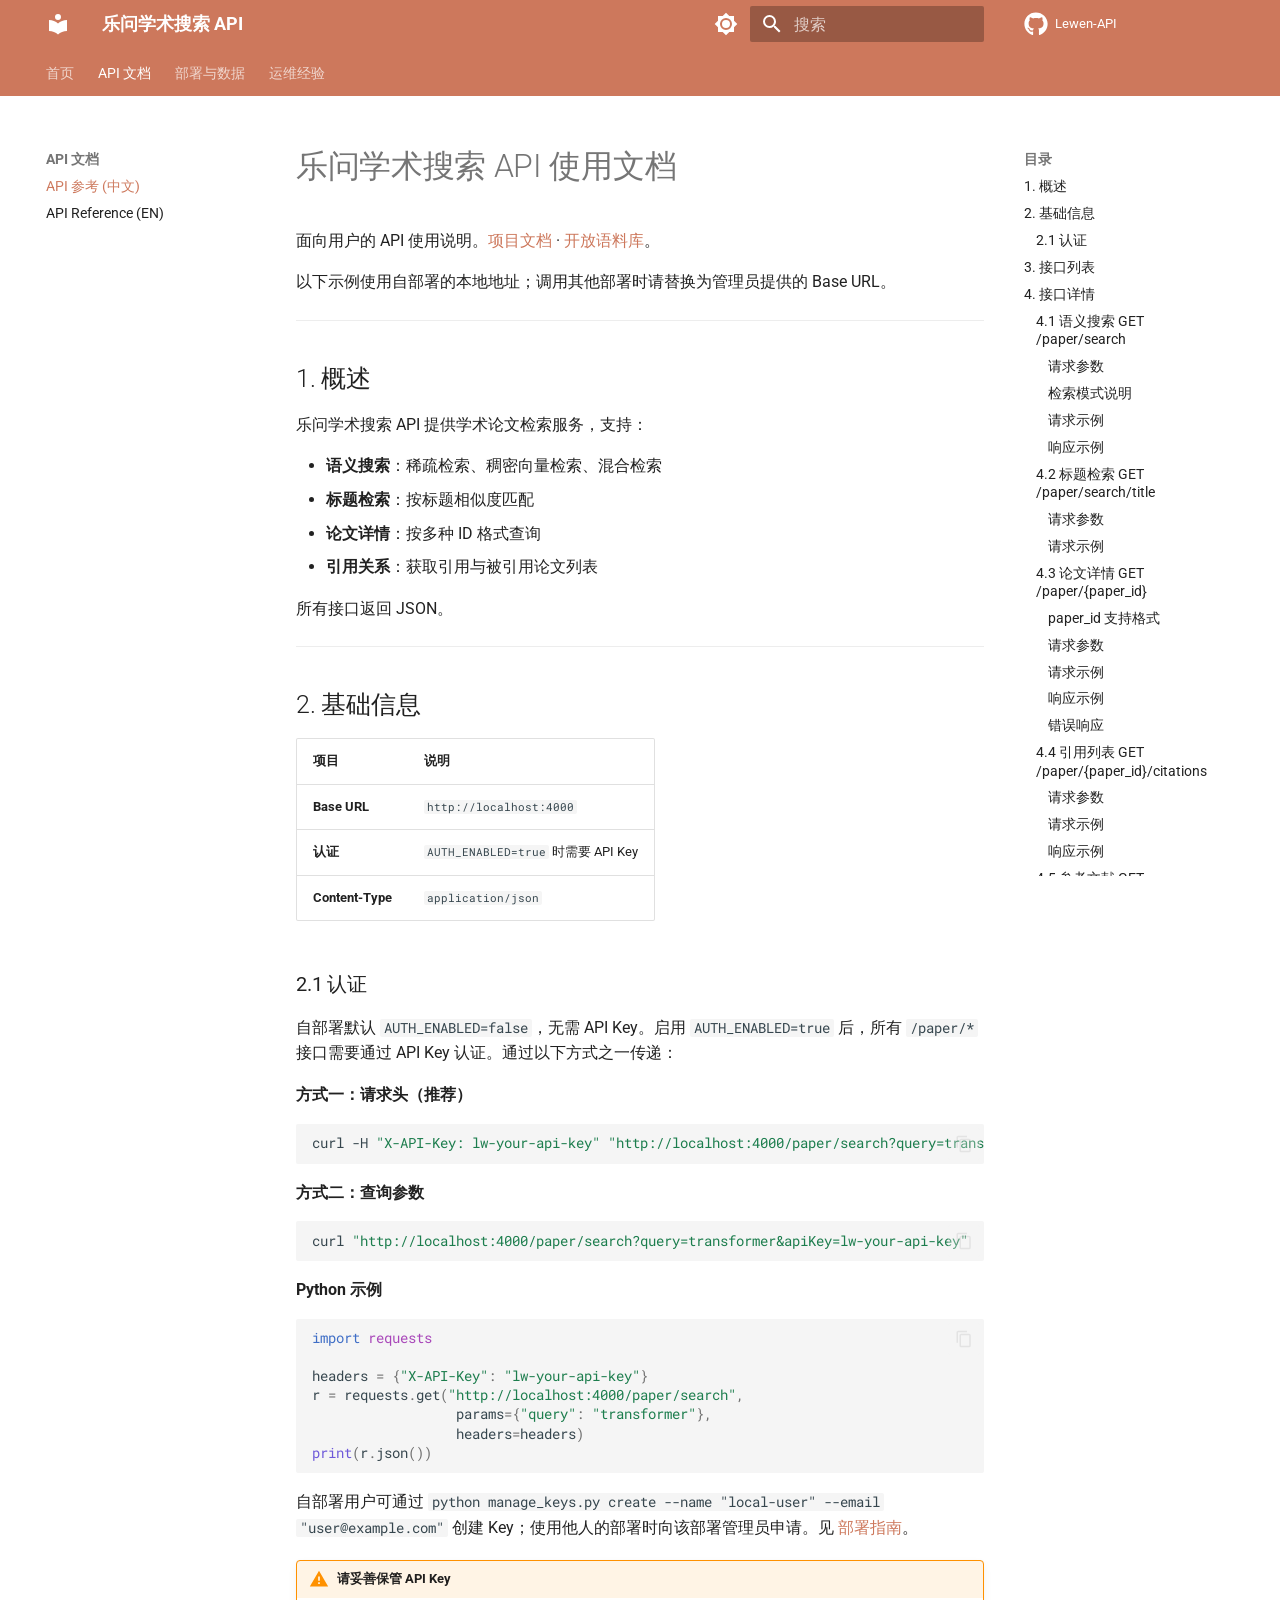
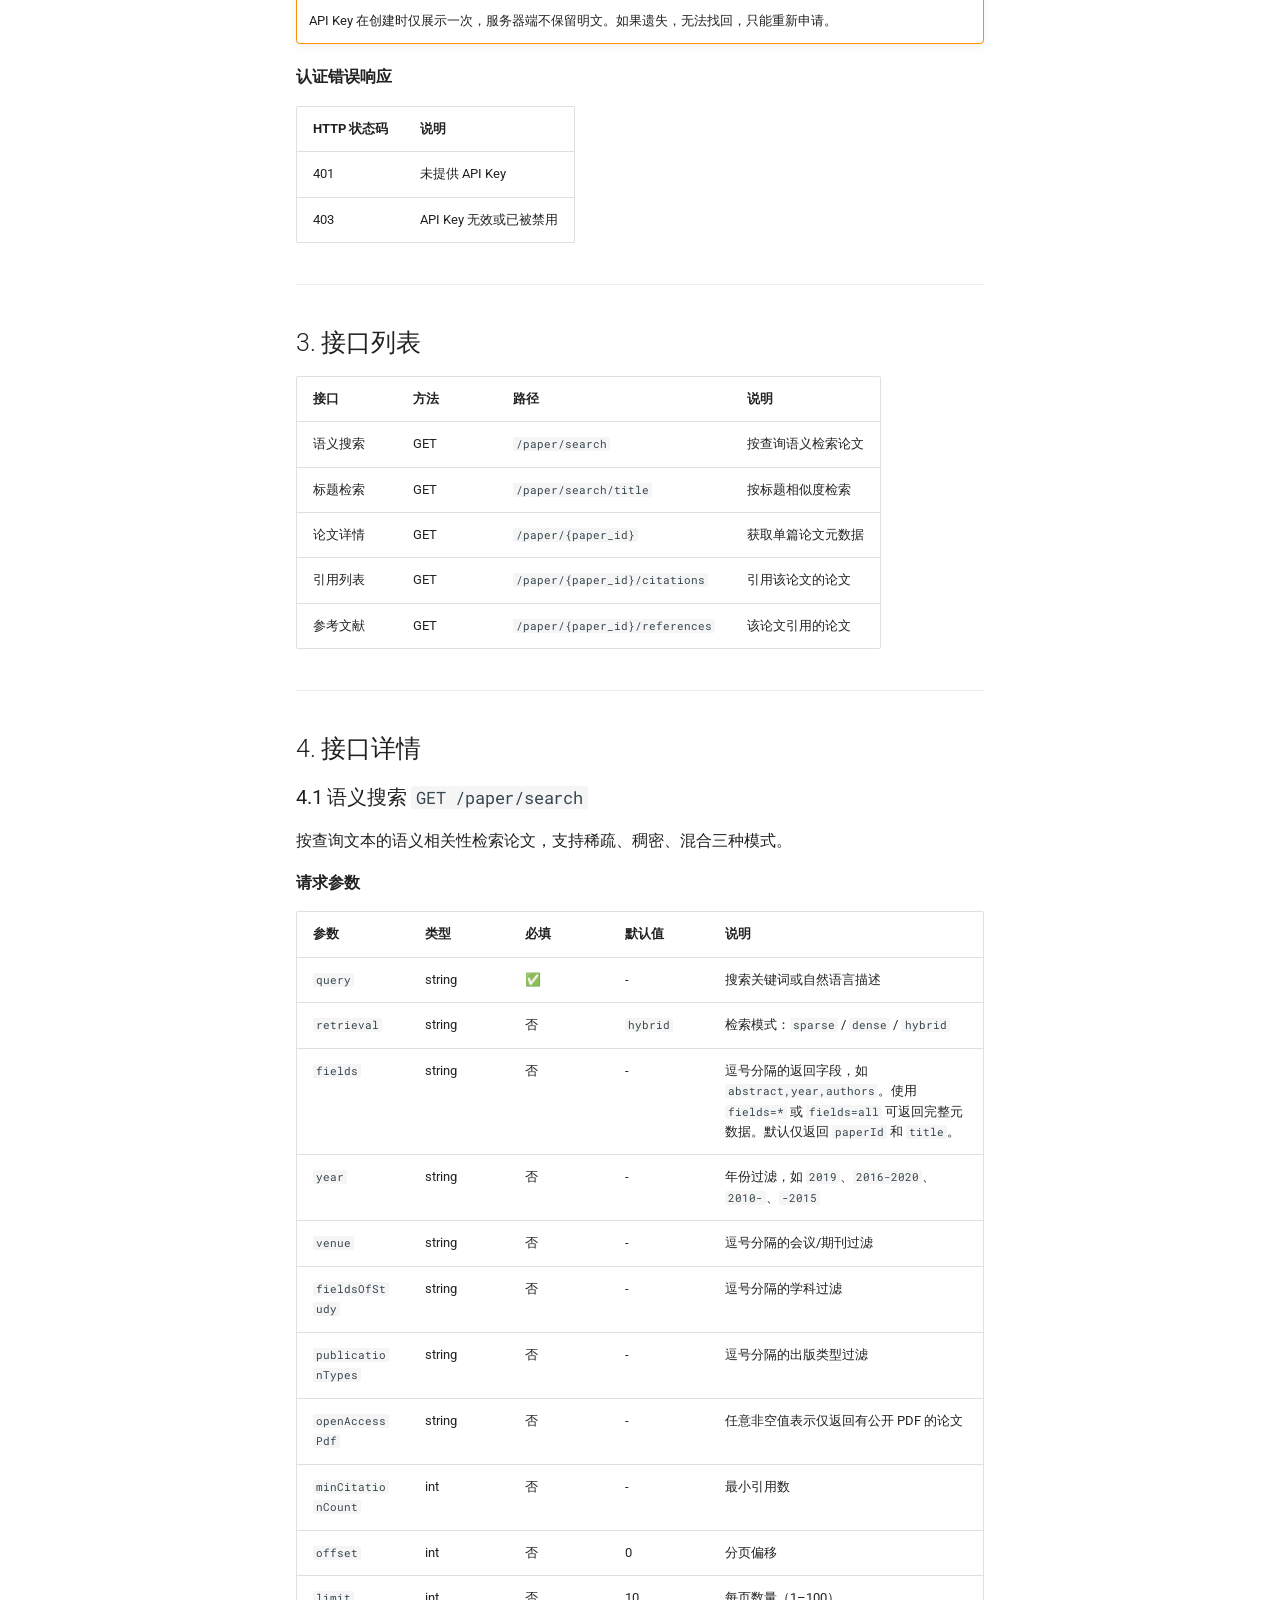
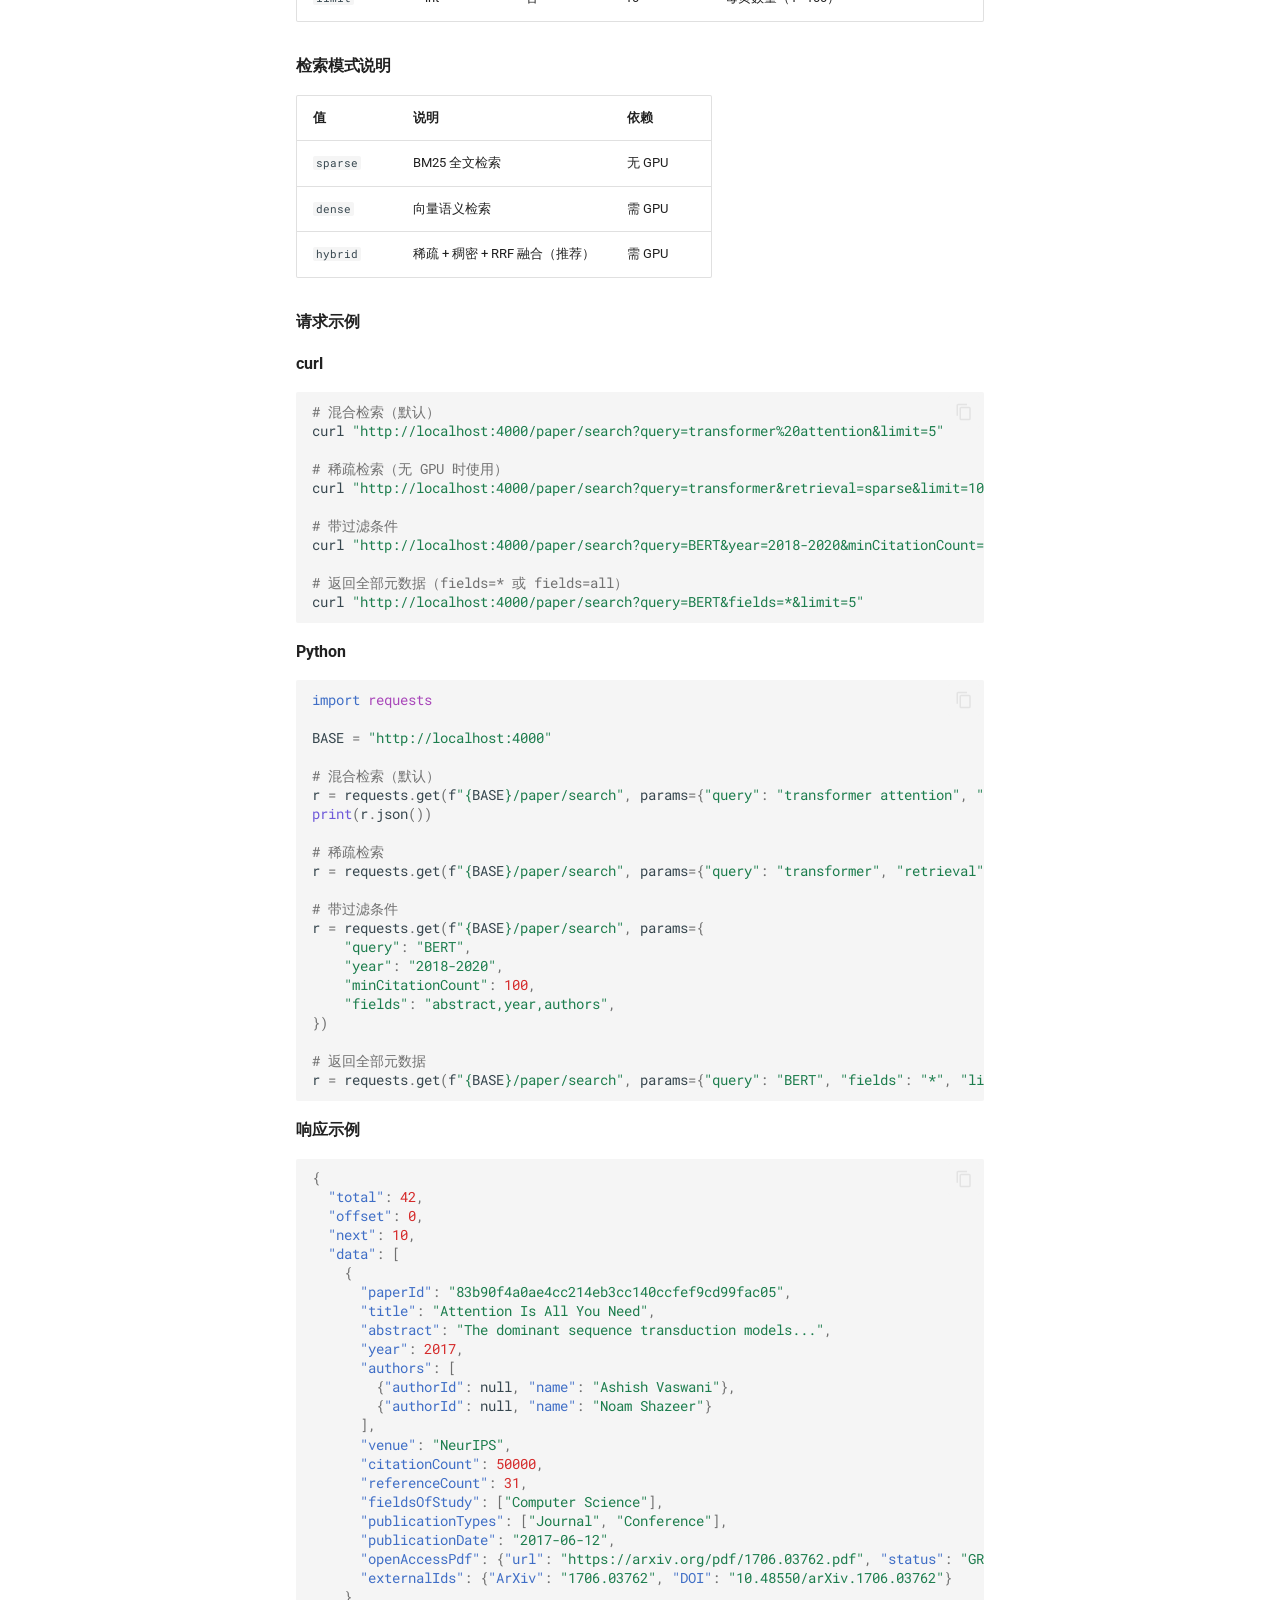
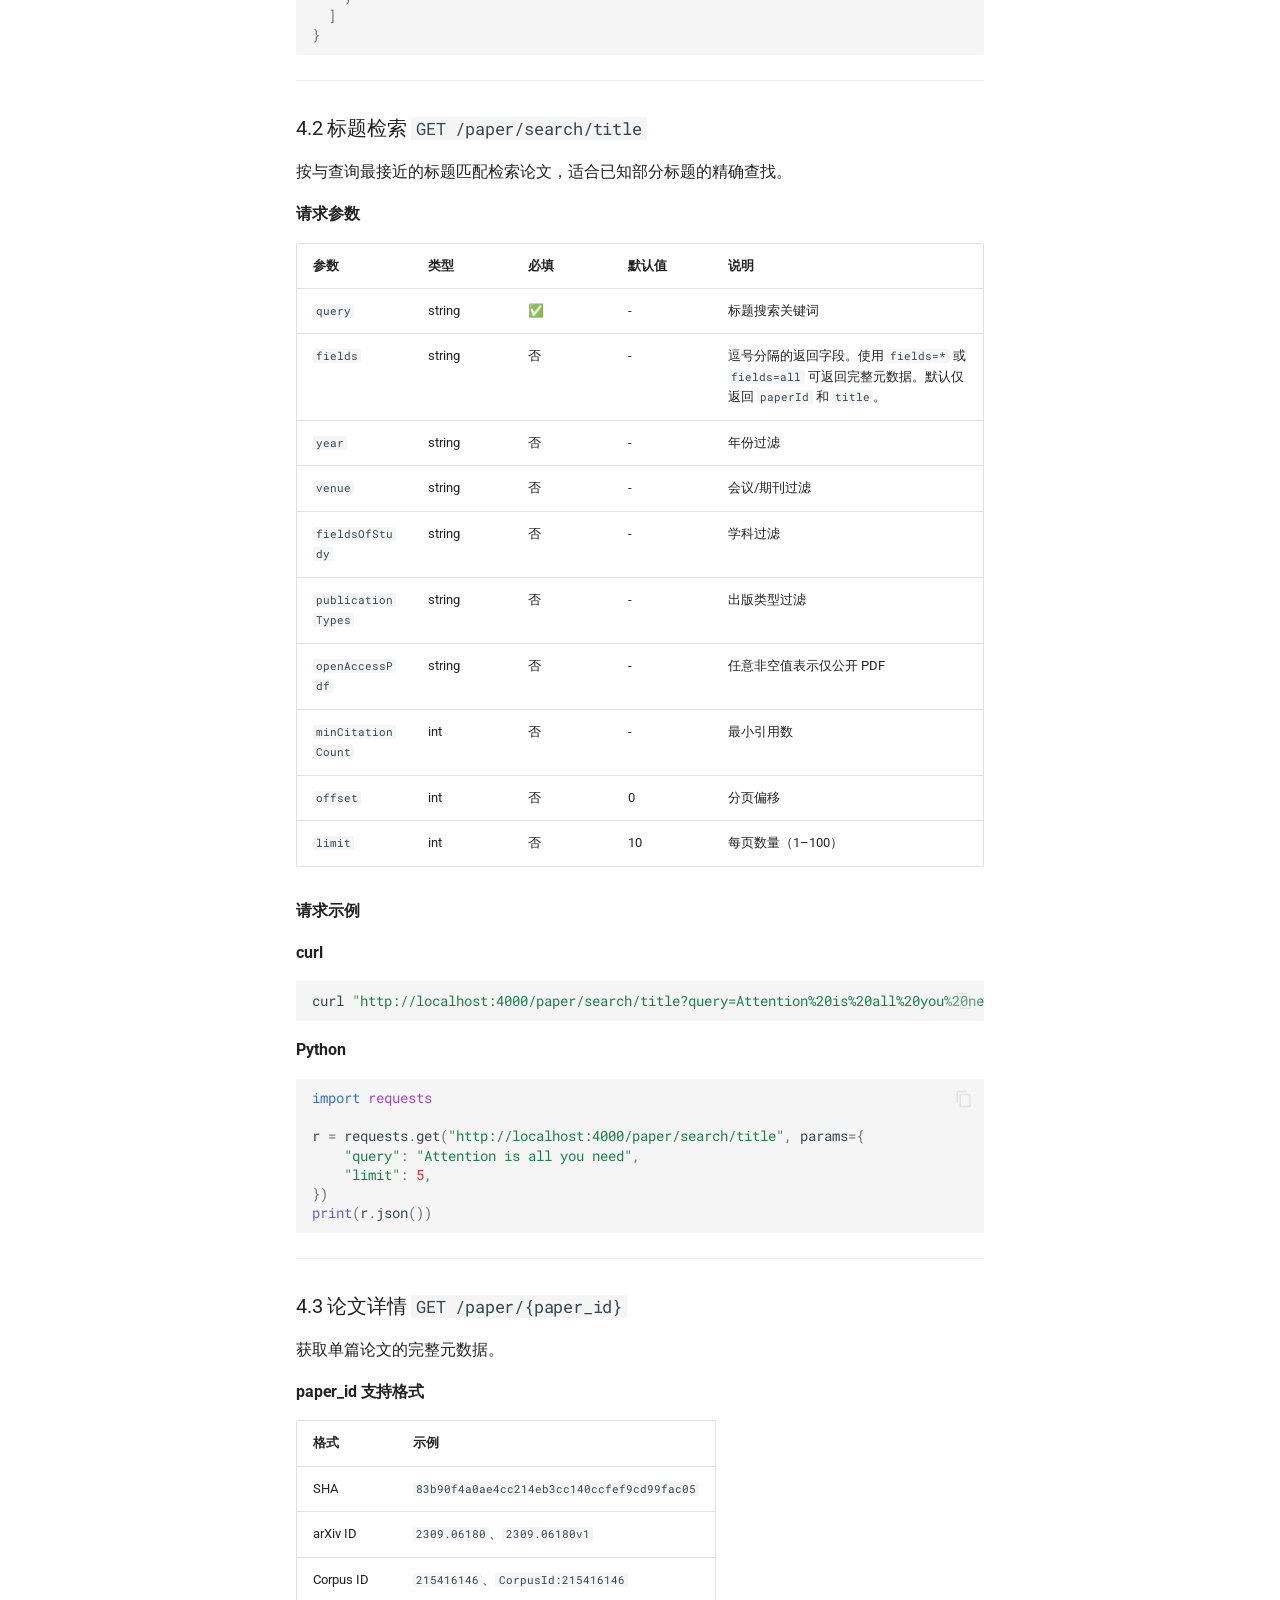
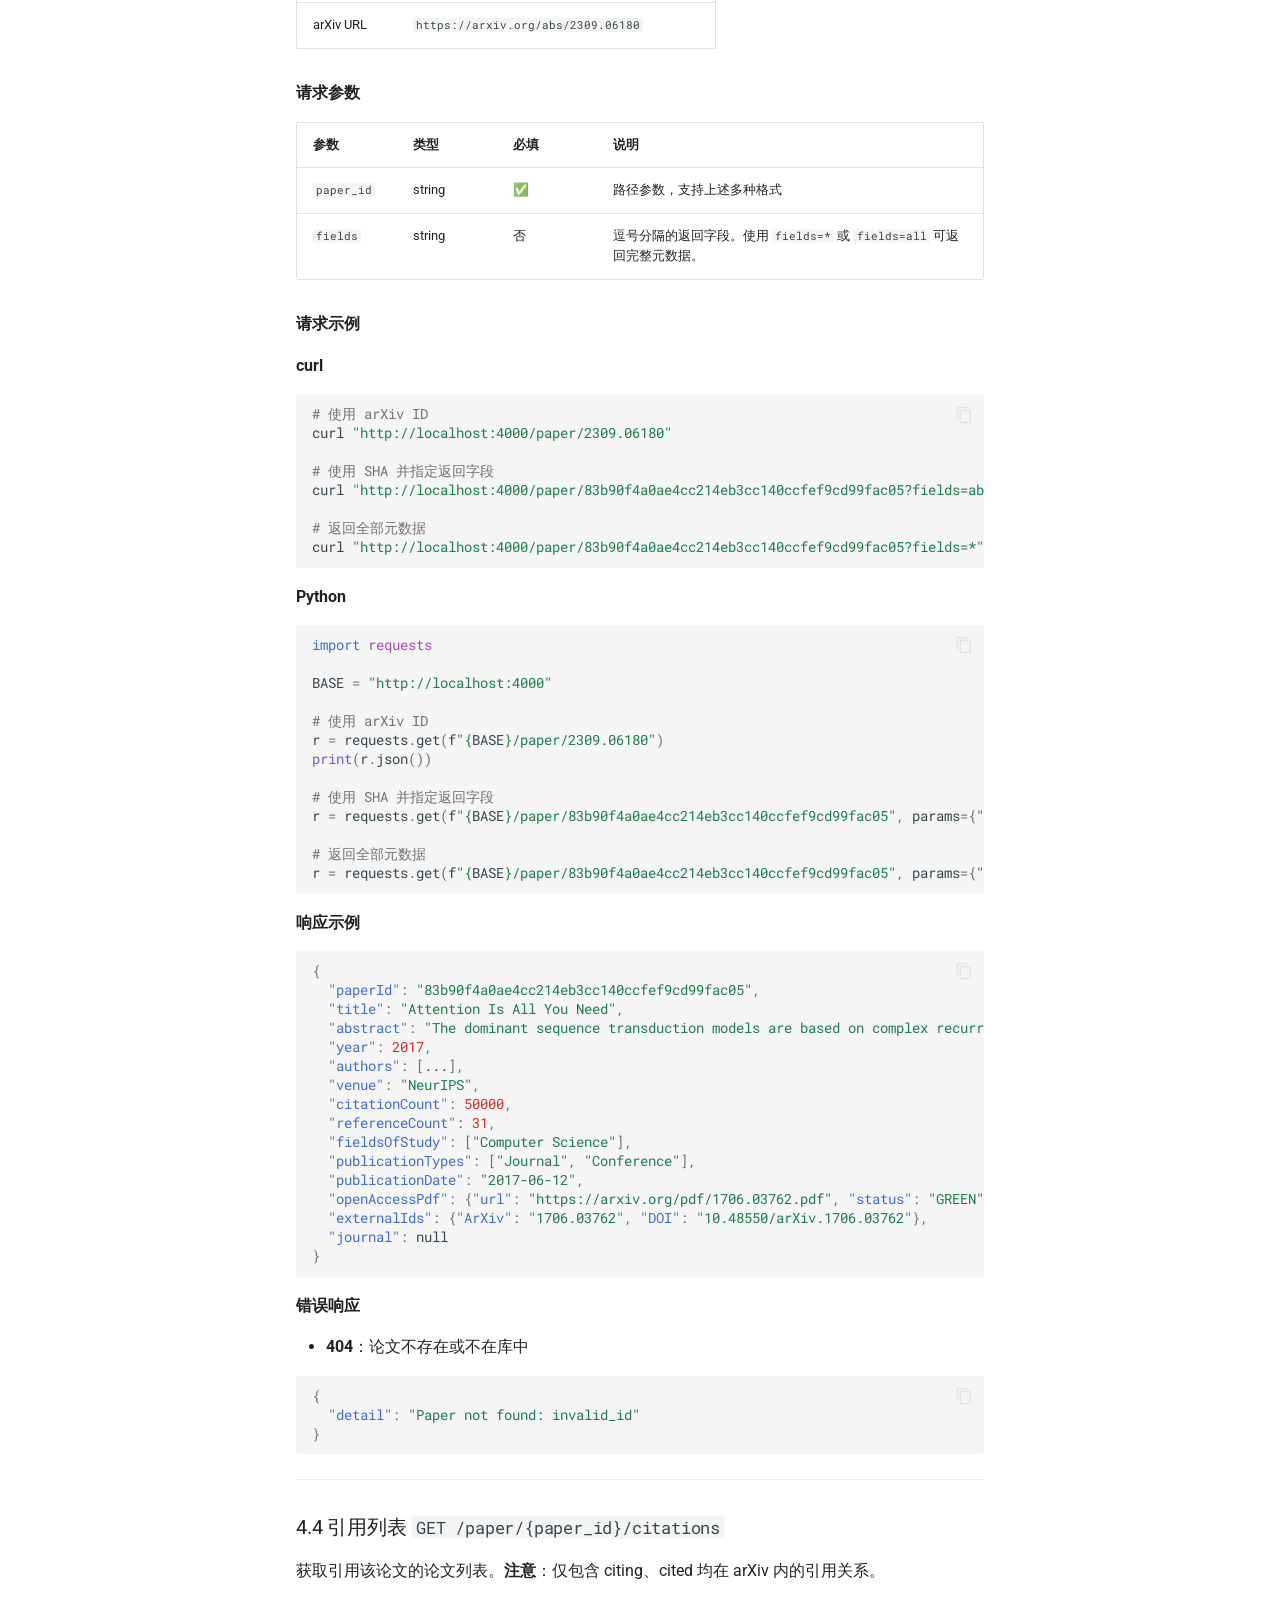
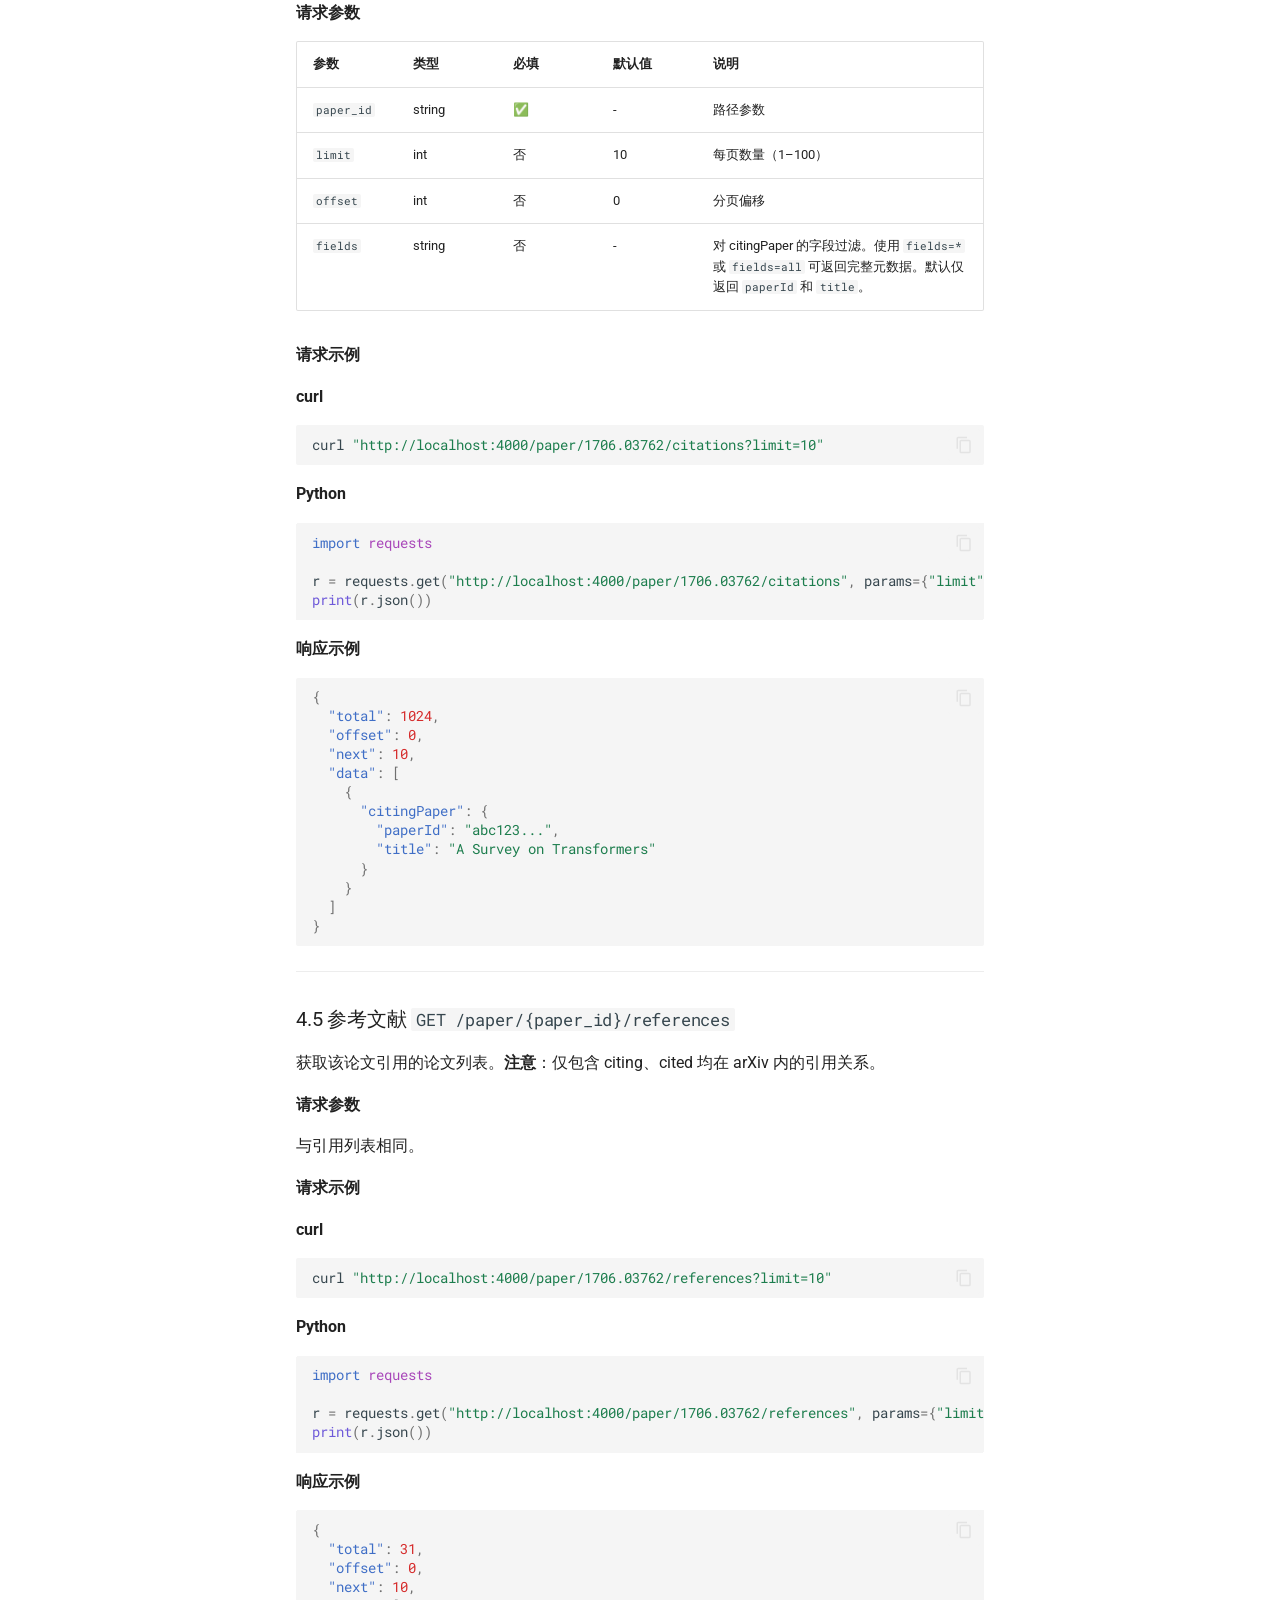
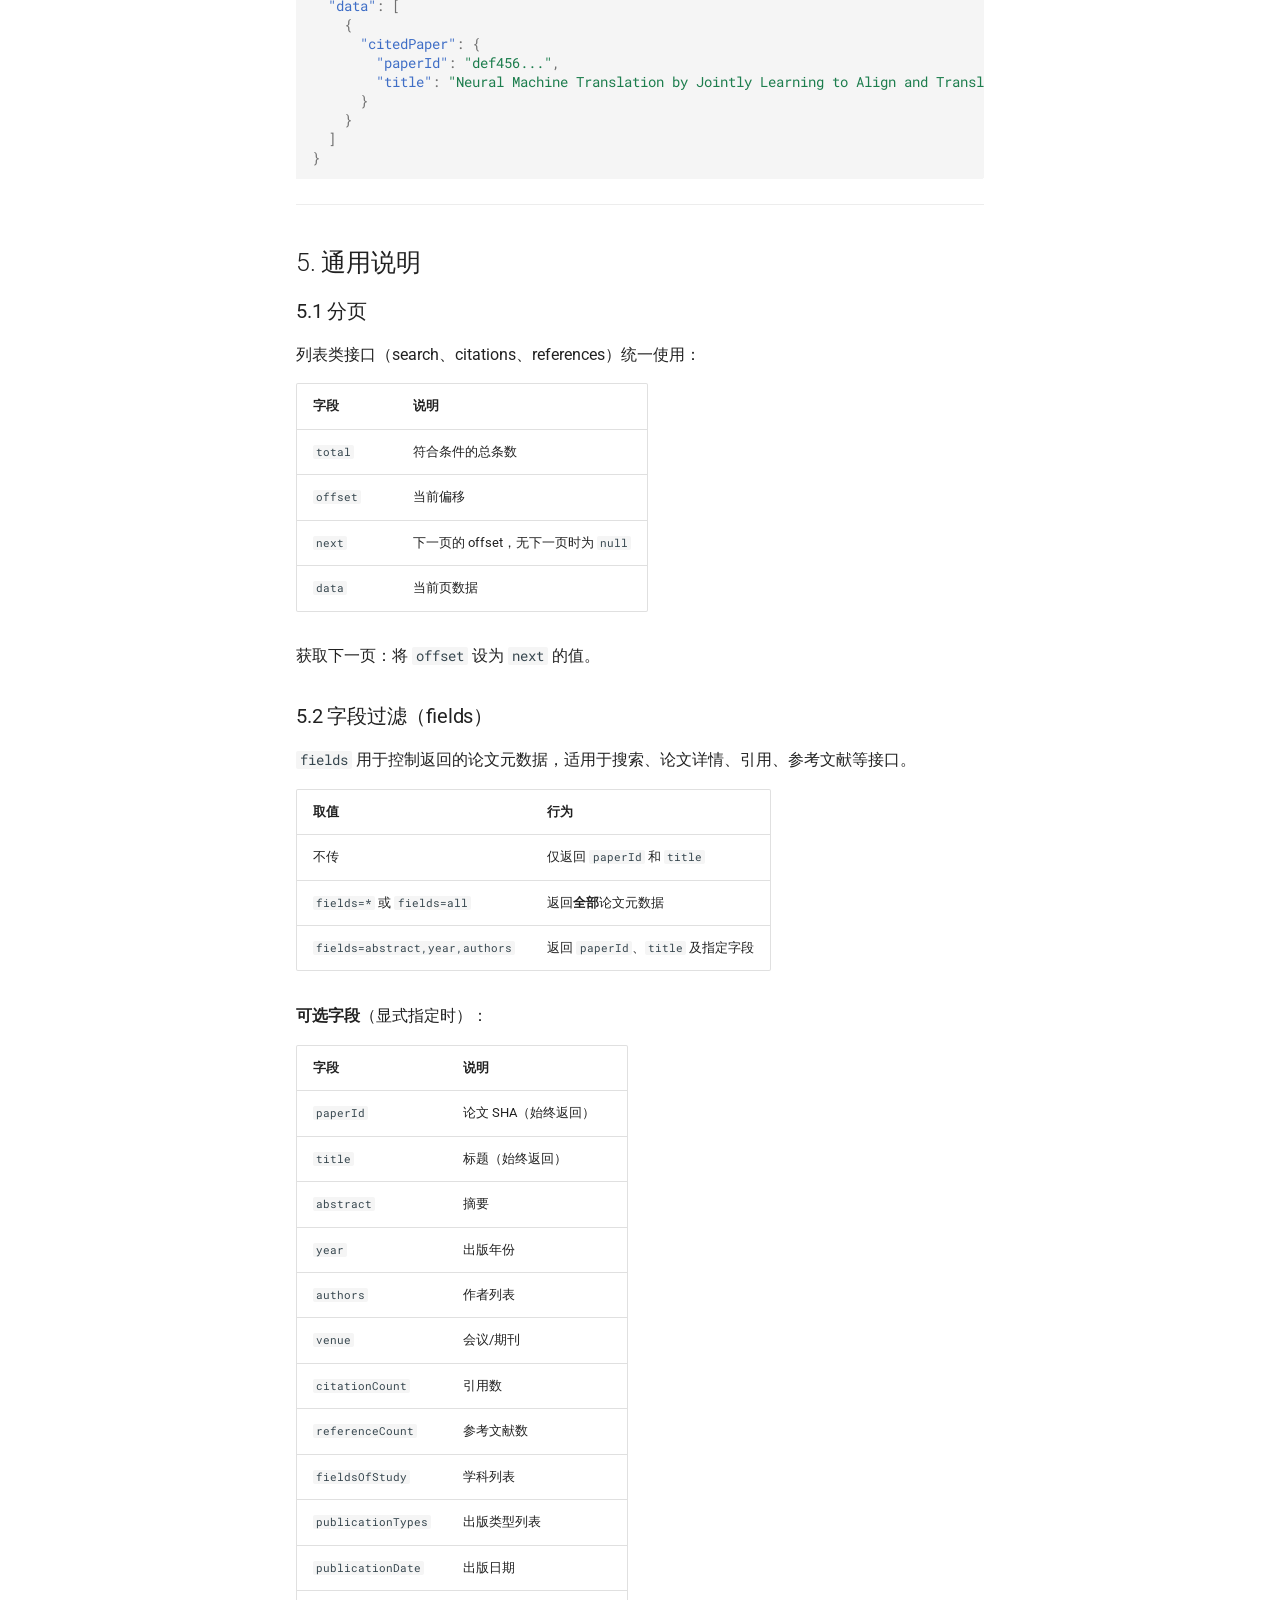
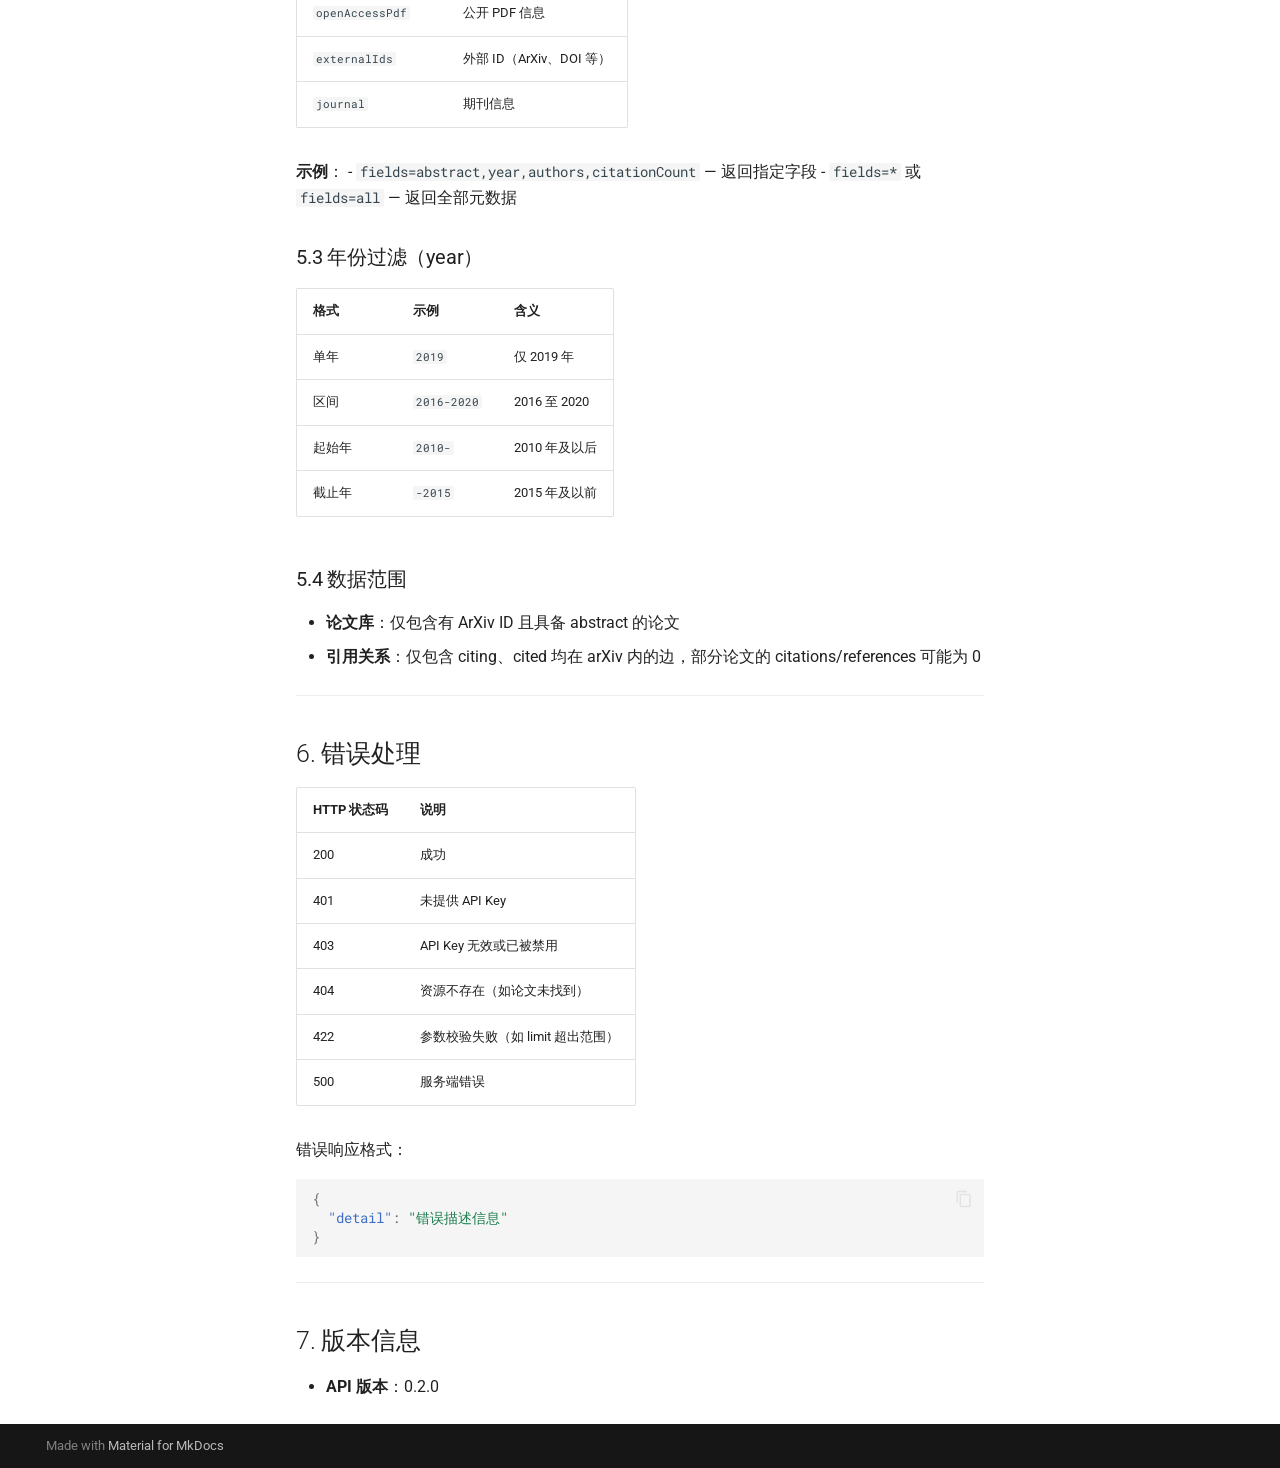
<file: api-zh/index.html>
<!doctype html>
<html lang="zh" class="no-js">
  <head>
    
      <meta charset="utf-8">
      <meta name="viewport" content="width=device-width,initial-scale=1">
      
        <meta name="description" content="Lewen — 学术论文搜索 API 文档">
      
      
      
        <link rel="canonical" href="https://ustc-ai4science.github.io/Lewen-API/api-zh/">
      
      
        <link rel="prev" href="..">
      
      
        <link rel="next" href="../api-en/">
      
      
        
      
      
      <link rel="icon" href="../assets/images/favicon.png">
      <meta name="generator" content="mkdocs-1.6.1, mkdocs-material-9.7.7">
    
    
      
        <title>API 参考 (中文) - 乐问学术搜索 API</title>
      
    
    
      <link rel="stylesheet" href="../assets/stylesheets/main.ec1eaa64.min.css">
      
        
        <link rel="stylesheet" href="../assets/stylesheets/palette.ab4e12ef.min.css">
      
      


    
    
      
    
    
      
        
        
        <link rel="preconnect" href="https://fonts.gstatic.com" crossorigin>
        <link rel="stylesheet" href="https://fonts.googleapis.com/css?family=Roboto:300,300i,400,400i,700,700i%7CRoboto+Mono:400,400i,700,700i&display=fallback">
        <style>:root{--md-text-font:"Roboto";--md-code-font:"Roboto Mono"}</style>
      
    
    
      <link rel="stylesheet" href="../stylesheets/extra.css">
    
    <script>__md_scope=new URL("..",location),__md_hash=e=>[...e].reduce(((e,_)=>(e<<5)-e+_.charCodeAt(0)),0),__md_get=(e,_=localStorage,t=__md_scope)=>JSON.parse(_.getItem(t.pathname+"."+e)),__md_set=(e,_,t=localStorage,a=__md_scope)=>{try{t.setItem(a.pathname+"."+e,JSON.stringify(_))}catch(e){}}</script>
    
      

    
    
  </head>
  
  
    
    
      
    
    
    
    
    <body dir="ltr" data-md-color-scheme="default" data-md-color-primary="custom" data-md-color-accent="custom">
  
    
    <input class="md-toggle" data-md-toggle="drawer" type="checkbox" id="__drawer" autocomplete="off">
    <input class="md-toggle" data-md-toggle="search" type="checkbox" id="__search" autocomplete="off">
    <label class="md-overlay" for="__drawer"></label>
    <div data-md-component="skip">
      
        
        <a href="#api" class="md-skip">
          跳转至
        </a>
      
    </div>
    <div data-md-component="announce">
      
    </div>
    
    
      

<header class="md-header" data-md-component="header">
  <nav class="md-header__inner md-grid" aria-label="页眉">
    <a href=".." title="乐问学术搜索 API" class="md-header__button md-logo" aria-label="乐问学术搜索 API" data-md-component="logo">
      
  
  <svg xmlns="http://www.w3.org/2000/svg" viewBox="0 0 24 24"><path d="M12 8a3 3 0 0 0 3-3 3 3 0 0 0-3-3 3 3 0 0 0-3 3 3 3 0 0 0 3 3m0 3.54C9.64 9.35 6.5 8 3 8v11c3.5 0 6.64 1.35 9 3.54 2.36-2.19 5.5-3.54 9-3.54V8c-3.5 0-6.64 1.35-9 3.54"/></svg>

    </a>
    <label class="md-header__button md-icon" for="__drawer">
      
      <svg xmlns="http://www.w3.org/2000/svg" viewBox="0 0 24 24"><path d="M3 6h18v2H3zm0 5h18v2H3zm0 5h18v2H3z"/></svg>
    </label>
    <div class="md-header__title" data-md-component="header-title">
      <div class="md-header__ellipsis">
        <div class="md-header__topic">
          <span class="md-ellipsis">
            乐问学术搜索 API
          </span>
        </div>
        <div class="md-header__topic" data-md-component="header-topic">
          <span class="md-ellipsis">
            
              API 参考 (中文)
            
          </span>
        </div>
      </div>
    </div>
    
      
        <form class="md-header__option" data-md-component="palette">
  
    
    
    
    <input class="md-option" data-md-color-media="(prefers-color-scheme: light)" data-md-color-scheme="default" data-md-color-primary="custom" data-md-color-accent="custom"  aria-label="切换到深色模式"  type="radio" name="__palette" id="__palette_0">
    
      <label class="md-header__button md-icon" title="切换到深色模式" for="__palette_1" hidden>
        <svg xmlns="http://www.w3.org/2000/svg" viewBox="0 0 24 24"><path d="M12 8a4 4 0 0 0-4 4 4 4 0 0 0 4 4 4 4 0 0 0 4-4 4 4 0 0 0-4-4m0 10a6 6 0 0 1-6-6 6 6 0 0 1 6-6 6 6 0 0 1 6 6 6 6 0 0 1-6 6m8-9.31V4h-4.69L12 .69 8.69 4H4v4.69L.69 12 4 15.31V20h4.69L12 23.31 15.31 20H20v-4.69L23.31 12z"/></svg>
      </label>
    
  
    
    
    
    <input class="md-option" data-md-color-media="(prefers-color-scheme: dark)" data-md-color-scheme="slate" data-md-color-primary="custom" data-md-color-accent="custom"  aria-label="切换到浅色模式"  type="radio" name="__palette" id="__palette_1">
    
      <label class="md-header__button md-icon" title="切换到浅色模式" for="__palette_0" hidden>
        <svg xmlns="http://www.w3.org/2000/svg" viewBox="0 0 24 24"><path d="M12 18c-.89 0-1.74-.2-2.5-.55C11.56 16.5 13 14.42 13 12s-1.44-4.5-3.5-5.45C10.26 6.2 11.11 6 12 6a6 6 0 0 1 6 6 6 6 0 0 1-6 6m8-9.31V4h-4.69L12 .69 8.69 4H4v4.69L.69 12 4 15.31V20h4.69L12 23.31 15.31 20H20v-4.69L23.31 12z"/></svg>
      </label>
    
  
</form>
      
    
    
      <script>var palette=__md_get("__palette");if(palette&&palette.color){if("(prefers-color-scheme)"===palette.color.media){var media=matchMedia("(prefers-color-scheme: light)"),input=document.querySelector(media.matches?"[data-md-color-media='(prefers-color-scheme: light)']":"[data-md-color-media='(prefers-color-scheme: dark)']");palette.color.media=input.getAttribute("data-md-color-media"),palette.color.scheme=input.getAttribute("data-md-color-scheme"),palette.color.primary=input.getAttribute("data-md-color-primary"),palette.color.accent=input.getAttribute("data-md-color-accent")}for(var[key,value]of Object.entries(palette.color))document.body.setAttribute("data-md-color-"+key,value)}</script>
    
    
    
      
      
        <label class="md-header__button md-icon" for="__search">
          
          <svg xmlns="http://www.w3.org/2000/svg" viewBox="0 0 24 24"><path d="M9.5 3A6.5 6.5 0 0 1 16 9.5c0 1.61-.59 3.09-1.56 4.23l.27.27h.79l5 5-1.5 1.5-5-5v-.79l-.27-.27A6.52 6.52 0 0 1 9.5 16 6.5 6.5 0 0 1 3 9.5 6.5 6.5 0 0 1 9.5 3m0 2C7 5 5 7 5 9.5S7 14 9.5 14 14 12 14 9.5 12 5 9.5 5"/></svg>
        </label>
        <div class="md-search" data-md-component="search" role="dialog">
  <label class="md-search__overlay" for="__search"></label>
  <div class="md-search__inner" role="search">
    <form class="md-search__form" name="search">
      <input type="text" class="md-search__input" name="query" aria-label="搜索" placeholder="搜索" autocapitalize="off" autocorrect="off" autocomplete="off" spellcheck="false" data-md-component="search-query" required>
      <label class="md-search__icon md-icon" for="__search">
        
        <svg xmlns="http://www.w3.org/2000/svg" viewBox="0 0 24 24"><path d="M9.5 3A6.5 6.5 0 0 1 16 9.5c0 1.61-.59 3.09-1.56 4.23l.27.27h.79l5 5-1.5 1.5-5-5v-.79l-.27-.27A6.52 6.52 0 0 1 9.5 16 6.5 6.5 0 0 1 3 9.5 6.5 6.5 0 0 1 9.5 3m0 2C7 5 5 7 5 9.5S7 14 9.5 14 14 12 14 9.5 12 5 9.5 5"/></svg>
        
        <svg xmlns="http://www.w3.org/2000/svg" viewBox="0 0 24 24"><path d="M20 11v2H8l5.5 5.5-1.42 1.42L4.16 12l7.92-7.92L13.5 5.5 8 11z"/></svg>
      </label>
      <nav class="md-search__options" aria-label="查找">
        
        <button type="reset" class="md-search__icon md-icon" title="清空当前内容" aria-label="清空当前内容" tabindex="-1">
          
          <svg xmlns="http://www.w3.org/2000/svg" viewBox="0 0 24 24"><path d="M19 6.41 17.59 5 12 10.59 6.41 5 5 6.41 10.59 12 5 17.59 6.41 19 12 13.41 17.59 19 19 17.59 13.41 12z"/></svg>
        </button>
      </nav>
      
        <div class="md-search__suggest" data-md-component="search-suggest"></div>
      
    </form>
    <div class="md-search__output">
      <div class="md-search__scrollwrap" tabindex="0" data-md-scrollfix>
        <div class="md-search-result" data-md-component="search-result">
          <div class="md-search-result__meta">
            正在初始化搜索引擎
          </div>
          <ol class="md-search-result__list" role="presentation"></ol>
        </div>
      </div>
    </div>
  </div>
</div>
      
    
    
      <div class="md-header__source">
        <a href="https://github.com/ustc-ai4science/Lewen-API" title="前往仓库" class="md-source" data-md-component="source">
  <div class="md-source__icon md-icon">
    
    <svg xmlns="http://www.w3.org/2000/svg" viewBox="0 0 512 512"><!--! Font Awesome Free 7.1.0 by @fontawesome - https://fontawesome.com License - https://fontawesome.com/license/free (Icons: CC BY 4.0, Fonts: SIL OFL 1.1, Code: MIT License) Copyright 2025 Fonticons, Inc.--><path d="M173.9 397.4c0 2-2.3 3.6-5.2 3.6-3.3.3-5.6-1.3-5.6-3.6 0-2 2.3-3.6 5.2-3.6 3-.3 5.6 1.3 5.6 3.6m-31.1-4.5c-.7 2 1.3 4.3 4.3 4.9 2.6 1 5.6 0 6.2-2s-1.3-4.3-4.3-5.2c-2.6-.7-5.5.3-6.2 2.3m44.2-1.7c-2.9.7-4.9 2.6-4.6 4.9.3 2 2.9 3.3 5.9 2.6 2.9-.7 4.9-2.6 4.6-4.6-.3-1.9-3-3.2-5.9-2.9M252.8 8C114.1 8 8 113.3 8 252c0 110.9 69.8 205.8 169.5 239.2 12.8 2.3 17.3-5.6 17.3-12.1 0-6.2-.3-40.4-.3-61.4 0 0-70 15-84.7-29.8 0 0-11.4-29.1-27.8-36.6 0 0-22.9-15.7 1.6-15.4 0 0 24.9 2 38.6 25.8 21.9 38.6 58.6 27.5 72.9 20.9 2.3-16 8.8-27.1 16-33.7-55.9-6.2-112.3-14.3-112.3-110.5 0-27.5 7.6-41.3 23.6-58.9-2.6-6.5-11.1-33.3 2.6-67.9 20.9-6.5 69 27 69 27 20-5.6 41.5-8.5 62.8-8.5s42.8 2.9 62.8 8.5c0 0 48.1-33.6 69-27 13.7 34.7 5.2 61.4 2.6 67.9 16 17.7 25.8 31.5 25.8 58.9 0 96.5-58.9 104.2-114.8 110.5 9.2 7.9 17 22.9 17 46.4 0 33.7-.3 75.4-.3 83.6 0 6.5 4.6 14.4 17.3 12.1C436.2 457.8 504 362.9 504 252 504 113.3 391.5 8 252.8 8M105.2 352.9c-1.3 1-1 3.3.7 5.2 1.6 1.6 3.9 2.3 5.2 1 1.3-1 1-3.3-.7-5.2-1.6-1.6-3.9-2.3-5.2-1m-10.8-8.1c-.7 1.3.3 2.9 2.3 3.9 1.6 1 3.6.7 4.3-.7.7-1.3-.3-2.9-2.3-3.9-2-.6-3.6-.3-4.3.7m32.4 35.6c-1.6 1.3-1 4.3 1.3 6.2 2.3 2.3 5.2 2.6 6.5 1 1.3-1.3.7-4.3-1.3-6.2-2.2-2.3-5.2-2.6-6.5-1m-11.4-14.7c-1.6 1-1.6 3.6 0 5.9s4.3 3.3 5.6 2.3c1.6-1.3 1.6-3.9 0-6.2-1.4-2.3-4-3.3-5.6-2"/></svg>
  </div>
  <div class="md-source__repository">
    Lewen-API
  </div>
</a>
      </div>
    
  </nav>
  
</header>
    
    <div class="md-container" data-md-component="container">
      
      
        
          
            
<nav class="md-tabs" aria-label="标签" data-md-component="tabs">
  <div class="md-grid">
    <ul class="md-tabs__list">
      
        
  
  
  
  
    <li class="md-tabs__item">
      <a href=".." class="md-tabs__link">
        
  
  
    
  
  首页

      </a>
    </li>
  

      
        
  
  
  
    
  
  
    
    
      <li class="md-tabs__item md-tabs__item--active">
        <a href="./" class="md-tabs__link">
          
  
  
  API 文档

        </a>
      </li>
    
  

      
        
  
  
  
  
    
    
      <li class="md-tabs__item">
        <a href="../setup/" class="md-tabs__link">
          
  
  
  部署与数据

        </a>
      </li>
    
  

      
        
  
  
  
  
    
    
      <li class="md-tabs__item">
        <a href="../api-key-admin/" class="md-tabs__link">
          
  
  
  运维经验

        </a>
      </li>
    
  

      
    </ul>
  </div>
</nav>
          
        
      
      <main class="md-main" data-md-component="main">
        <div class="md-main__inner md-grid">
          
            
              
              <div class="md-sidebar md-sidebar--primary" data-md-component="sidebar" data-md-type="navigation" >
                <div class="md-sidebar__scrollwrap">
                  <div class="md-sidebar__inner">
                    


  


<nav class="md-nav md-nav--primary md-nav--lifted" aria-label="导航栏" data-md-level="0">
  <label class="md-nav__title" for="__drawer">
    <a href=".." title="乐问学术搜索 API" class="md-nav__button md-logo" aria-label="乐问学术搜索 API" data-md-component="logo">
      
  
  <svg xmlns="http://www.w3.org/2000/svg" viewBox="0 0 24 24"><path d="M12 8a3 3 0 0 0 3-3 3 3 0 0 0-3-3 3 3 0 0 0-3 3 3 3 0 0 0 3 3m0 3.54C9.64 9.35 6.5 8 3 8v11c3.5 0 6.64 1.35 9 3.54 2.36-2.19 5.5-3.54 9-3.54V8c-3.5 0-6.64 1.35-9 3.54"/></svg>

    </a>
    乐问学术搜索 API
  </label>
  
    <div class="md-nav__source">
      <a href="https://github.com/ustc-ai4science/Lewen-API" title="前往仓库" class="md-source" data-md-component="source">
  <div class="md-source__icon md-icon">
    
    <svg xmlns="http://www.w3.org/2000/svg" viewBox="0 0 512 512"><!--! Font Awesome Free 7.1.0 by @fontawesome - https://fontawesome.com License - https://fontawesome.com/license/free (Icons: CC BY 4.0, Fonts: SIL OFL 1.1, Code: MIT License) Copyright 2025 Fonticons, Inc.--><path d="M173.9 397.4c0 2-2.3 3.6-5.2 3.6-3.3.3-5.6-1.3-5.6-3.6 0-2 2.3-3.6 5.2-3.6 3-.3 5.6 1.3 5.6 3.6m-31.1-4.5c-.7 2 1.3 4.3 4.3 4.9 2.6 1 5.6 0 6.2-2s-1.3-4.3-4.3-5.2c-2.6-.7-5.5.3-6.2 2.3m44.2-1.7c-2.9.7-4.9 2.6-4.6 4.9.3 2 2.9 3.3 5.9 2.6 2.9-.7 4.9-2.6 4.6-4.6-.3-1.9-3-3.2-5.9-2.9M252.8 8C114.1 8 8 113.3 8 252c0 110.9 69.8 205.8 169.5 239.2 12.8 2.3 17.3-5.6 17.3-12.1 0-6.2-.3-40.4-.3-61.4 0 0-70 15-84.7-29.8 0 0-11.4-29.1-27.8-36.6 0 0-22.9-15.7 1.6-15.4 0 0 24.9 2 38.6 25.8 21.9 38.6 58.6 27.5 72.9 20.9 2.3-16 8.8-27.1 16-33.7-55.9-6.2-112.3-14.3-112.3-110.5 0-27.5 7.6-41.3 23.6-58.9-2.6-6.5-11.1-33.3 2.6-67.9 20.9-6.5 69 27 69 27 20-5.6 41.5-8.5 62.8-8.5s42.8 2.9 62.8 8.5c0 0 48.1-33.6 69-27 13.7 34.7 5.2 61.4 2.6 67.9 16 17.7 25.8 31.5 25.8 58.9 0 96.5-58.9 104.2-114.8 110.5 9.2 7.9 17 22.9 17 46.4 0 33.7-.3 75.4-.3 83.6 0 6.5 4.6 14.4 17.3 12.1C436.2 457.8 504 362.9 504 252 504 113.3 391.5 8 252.8 8M105.2 352.9c-1.3 1-1 3.3.7 5.2 1.6 1.6 3.9 2.3 5.2 1 1.3-1 1-3.3-.7-5.2-1.6-1.6-3.9-2.3-5.2-1m-10.8-8.1c-.7 1.3.3 2.9 2.3 3.9 1.6 1 3.6.7 4.3-.7.7-1.3-.3-2.9-2.3-3.9-2-.6-3.6-.3-4.3.7m32.4 35.6c-1.6 1.3-1 4.3 1.3 6.2 2.3 2.3 5.2 2.6 6.5 1 1.3-1.3.7-4.3-1.3-6.2-2.2-2.3-5.2-2.6-6.5-1m-11.4-14.7c-1.6 1-1.6 3.6 0 5.9s4.3 3.3 5.6 2.3c1.6-1.3 1.6-3.9 0-6.2-1.4-2.3-4-3.3-5.6-2"/></svg>
  </div>
  <div class="md-source__repository">
    Lewen-API
  </div>
</a>
    </div>
  
  <ul class="md-nav__list" data-md-scrollfix>
    
      
      
  
  
  
  
    <li class="md-nav__item">
      <a href=".." class="md-nav__link">
        
  
  
  <span class="md-ellipsis">
    
  
    首页
  

    
  </span>
  
  

      </a>
    </li>
  

    
      
      
  
  
    
  
  
  
    
    
    
    
      
        
        
      
      
        
      
    
    
    <li class="md-nav__item md-nav__item--active md-nav__item--section md-nav__item--nested">
      
        
        
        <input class="md-nav__toggle md-toggle " type="checkbox" id="__nav_2" checked>
        
          
          <label class="md-nav__link" for="__nav_2" id="__nav_2_label" tabindex="">
            
  
  
  <span class="md-ellipsis">
    
  
    API 文档
  

    
  </span>
  
  

            <span class="md-nav__icon md-icon"></span>
          </label>
        
        <nav class="md-nav" data-md-level="1" aria-labelledby="__nav_2_label" aria-expanded="true">
          <label class="md-nav__title" for="__nav_2">
            <span class="md-nav__icon md-icon"></span>
            
  
    API 文档
  

          </label>
          <ul class="md-nav__list" data-md-scrollfix>
            
              
                
  
  
    
  
  
  
    <li class="md-nav__item md-nav__item--active">
      
      <input class="md-nav__toggle md-toggle" type="checkbox" id="__toc">
      
      
        
      
      
        <label class="md-nav__link md-nav__link--active" for="__toc">
          
  
  
  <span class="md-ellipsis">
    
  
    API 参考 (中文)
  

    
  </span>
  
  

          <span class="md-nav__icon md-icon"></span>
        </label>
      
      <a href="./" class="md-nav__link md-nav__link--active">
        
  
  
  <span class="md-ellipsis">
    
  
    API 参考 (中文)
  

    
  </span>
  
  

      </a>
      
        

<nav class="md-nav md-nav--secondary" aria-label="目录">
  
  
  
    
  
  
    <label class="md-nav__title" for="__toc">
      <span class="md-nav__icon md-icon"></span>
      目录
    </label>
    <ul class="md-nav__list" data-md-component="toc" data-md-scrollfix>
      
        <li class="md-nav__item">
  <a href="#1" class="md-nav__link">
    <span class="md-ellipsis">
      
        1. 概述
      
    </span>
  </a>
  
</li>
      
        <li class="md-nav__item">
  <a href="#2" class="md-nav__link">
    <span class="md-ellipsis">
      
        2. 基础信息
      
    </span>
  </a>
  
    <nav class="md-nav" aria-label="2. 基础信息">
      <ul class="md-nav__list">
        
          <li class="md-nav__item">
  <a href="#21" class="md-nav__link">
    <span class="md-ellipsis">
      
        2.1 认证
      
    </span>
  </a>
  
</li>
        
      </ul>
    </nav>
  
</li>
      
        <li class="md-nav__item">
  <a href="#3" class="md-nav__link">
    <span class="md-ellipsis">
      
        3. 接口列表
      
    </span>
  </a>
  
</li>
      
        <li class="md-nav__item">
  <a href="#4" class="md-nav__link">
    <span class="md-ellipsis">
      
        4. 接口详情
      
    </span>
  </a>
  
    <nav class="md-nav" aria-label="4. 接口详情">
      <ul class="md-nav__list">
        
          <li class="md-nav__item">
  <a href="#41-get-papersearch" class="md-nav__link">
    <span class="md-ellipsis">
      
        4.1 语义搜索 GET /paper/search
      
    </span>
  </a>
  
    <nav class="md-nav" aria-label="4.1 语义搜索 GET /paper/search">
      <ul class="md-nav__list">
        
          <li class="md-nav__item">
  <a href="#_1" class="md-nav__link">
    <span class="md-ellipsis">
      
        请求参数
      
    </span>
  </a>
  
</li>
        
          <li class="md-nav__item">
  <a href="#_2" class="md-nav__link">
    <span class="md-ellipsis">
      
        检索模式说明
      
    </span>
  </a>
  
</li>
        
          <li class="md-nav__item">
  <a href="#_3" class="md-nav__link">
    <span class="md-ellipsis">
      
        请求示例
      
    </span>
  </a>
  
</li>
        
          <li class="md-nav__item">
  <a href="#_4" class="md-nav__link">
    <span class="md-ellipsis">
      
        响应示例
      
    </span>
  </a>
  
</li>
        
      </ul>
    </nav>
  
</li>
        
          <li class="md-nav__item">
  <a href="#42-get-papersearchtitle" class="md-nav__link">
    <span class="md-ellipsis">
      
        4.2 标题检索 GET /paper/search/title
      
    </span>
  </a>
  
    <nav class="md-nav" aria-label="4.2 标题检索 GET /paper/search/title">
      <ul class="md-nav__list">
        
          <li class="md-nav__item">
  <a href="#_5" class="md-nav__link">
    <span class="md-ellipsis">
      
        请求参数
      
    </span>
  </a>
  
</li>
        
          <li class="md-nav__item">
  <a href="#_6" class="md-nav__link">
    <span class="md-ellipsis">
      
        请求示例
      
    </span>
  </a>
  
</li>
        
      </ul>
    </nav>
  
</li>
        
          <li class="md-nav__item">
  <a href="#43-get-paperpaper_id" class="md-nav__link">
    <span class="md-ellipsis">
      
        4.3 论文详情 GET /paper/{paper_id}
      
    </span>
  </a>
  
    <nav class="md-nav" aria-label="4.3 论文详情 GET /paper/{paper_id}">
      <ul class="md-nav__list">
        
          <li class="md-nav__item">
  <a href="#paper_id" class="md-nav__link">
    <span class="md-ellipsis">
      
        paper_id 支持格式
      
    </span>
  </a>
  
</li>
        
          <li class="md-nav__item">
  <a href="#_7" class="md-nav__link">
    <span class="md-ellipsis">
      
        请求参数
      
    </span>
  </a>
  
</li>
        
          <li class="md-nav__item">
  <a href="#_8" class="md-nav__link">
    <span class="md-ellipsis">
      
        请求示例
      
    </span>
  </a>
  
</li>
        
          <li class="md-nav__item">
  <a href="#_9" class="md-nav__link">
    <span class="md-ellipsis">
      
        响应示例
      
    </span>
  </a>
  
</li>
        
          <li class="md-nav__item">
  <a href="#_10" class="md-nav__link">
    <span class="md-ellipsis">
      
        错误响应
      
    </span>
  </a>
  
</li>
        
      </ul>
    </nav>
  
</li>
        
          <li class="md-nav__item">
  <a href="#44-get-paperpaper_idcitations" class="md-nav__link">
    <span class="md-ellipsis">
      
        4.4 引用列表 GET /paper/{paper_id}/citations
      
    </span>
  </a>
  
    <nav class="md-nav" aria-label="4.4 引用列表 GET /paper/{paper_id}/citations">
      <ul class="md-nav__list">
        
          <li class="md-nav__item">
  <a href="#_11" class="md-nav__link">
    <span class="md-ellipsis">
      
        请求参数
      
    </span>
  </a>
  
</li>
        
          <li class="md-nav__item">
  <a href="#_12" class="md-nav__link">
    <span class="md-ellipsis">
      
        请求示例
      
    </span>
  </a>
  
</li>
        
          <li class="md-nav__item">
  <a href="#_13" class="md-nav__link">
    <span class="md-ellipsis">
      
        响应示例
      
    </span>
  </a>
  
</li>
        
      </ul>
    </nav>
  
</li>
        
          <li class="md-nav__item">
  <a href="#45-get-paperpaper_idreferences" class="md-nav__link">
    <span class="md-ellipsis">
      
        4.5 参考文献 GET /paper/{paper_id}/references
      
    </span>
  </a>
  
    <nav class="md-nav" aria-label="4.5 参考文献 GET /paper/{paper_id}/references">
      <ul class="md-nav__list">
        
          <li class="md-nav__item">
  <a href="#_14" class="md-nav__link">
    <span class="md-ellipsis">
      
        请求参数
      
    </span>
  </a>
  
</li>
        
          <li class="md-nav__item">
  <a href="#_15" class="md-nav__link">
    <span class="md-ellipsis">
      
        请求示例
      
    </span>
  </a>
  
</li>
        
          <li class="md-nav__item">
  <a href="#_16" class="md-nav__link">
    <span class="md-ellipsis">
      
        响应示例
      
    </span>
  </a>
  
</li>
        
      </ul>
    </nav>
  
</li>
        
      </ul>
    </nav>
  
</li>
      
        <li class="md-nav__item">
  <a href="#5" class="md-nav__link">
    <span class="md-ellipsis">
      
        5. 通用说明
      
    </span>
  </a>
  
    <nav class="md-nav" aria-label="5. 通用说明">
      <ul class="md-nav__list">
        
          <li class="md-nav__item">
  <a href="#51" class="md-nav__link">
    <span class="md-ellipsis">
      
        5.1 分页
      
    </span>
  </a>
  
</li>
        
          <li class="md-nav__item">
  <a href="#52-fields" class="md-nav__link">
    <span class="md-ellipsis">
      
        5.2 字段过滤（fields）
      
    </span>
  </a>
  
</li>
        
          <li class="md-nav__item">
  <a href="#53-year" class="md-nav__link">
    <span class="md-ellipsis">
      
        5.3 年份过滤（year）
      
    </span>
  </a>
  
</li>
        
          <li class="md-nav__item">
  <a href="#54" class="md-nav__link">
    <span class="md-ellipsis">
      
        5.4 数据范围
      
    </span>
  </a>
  
</li>
        
      </ul>
    </nav>
  
</li>
      
        <li class="md-nav__item">
  <a href="#6" class="md-nav__link">
    <span class="md-ellipsis">
      
        6. 错误处理
      
    </span>
  </a>
  
</li>
      
        <li class="md-nav__item">
  <a href="#7" class="md-nav__link">
    <span class="md-ellipsis">
      
        7. 版本信息
      
    </span>
  </a>
  
</li>
      
    </ul>
  
</nav>
      
    </li>
  

              
            
              
                
  
  
  
  
    <li class="md-nav__item">
      <a href="../api-en/" class="md-nav__link">
        
  
  
  <span class="md-ellipsis">
    
  
    API Reference (EN)
  

    
  </span>
  
  

      </a>
    </li>
  

              
            
          </ul>
        </nav>
      
    </li>
  

    
      
      
  
  
  
  
    
    
    
    
      
      
        
      
    
    
    <li class="md-nav__item md-nav__item--nested">
      
        
        
          
        
        <input class="md-nav__toggle md-toggle md-toggle--indeterminate" type="checkbox" id="__nav_3" >
        
          
          <label class="md-nav__link" for="__nav_3" id="__nav_3_label" tabindex="0">
            
  
  
  <span class="md-ellipsis">
    
  
    部署与数据
  

    
  </span>
  
  

            <span class="md-nav__icon md-icon"></span>
          </label>
        
        <nav class="md-nav" data-md-level="1" aria-labelledby="__nav_3_label" aria-expanded="false">
          <label class="md-nav__title" for="__nav_3">
            <span class="md-nav__icon md-icon"></span>
            
  
    部署与数据
  

          </label>
          <ul class="md-nav__list" data-md-scrollfix>
            
              
                
  
  
  
  
    <li class="md-nav__item">
      <a href="../setup/" class="md-nav__link">
        
  
  
  <span class="md-ellipsis">
    
  
    本地配置
  

    
  </span>
  
  

      </a>
    </li>
  

              
            
              
                
  
  
  
  
    <li class="md-nav__item">
      <a href="../deployment/" class="md-nav__link">
        
  
  
  <span class="md-ellipsis">
    
  
    API 部署
  

    
  </span>
  
  

      </a>
    </li>
  

              
            
              
                
  
  
  
  
    <li class="md-nav__item">
      <a href="../architecture/" class="md-nav__link">
        
  
  
  <span class="md-ellipsis">
    
  
    技术架构
  

    
  </span>
  
  

      </a>
    </li>
  

              
            
              
                
  
  
  
  
    <li class="md-nav__item">
      <a href="../data/" class="md-nav__link">
        
  
  
  <span class="md-ellipsis">
    
  
    语料库下载与结构
  

    
  </span>
  
  

      </a>
    </li>
  

              
            
              
                
  
  
  
  
    <li class="md-nav__item">
      <a href="../incremental-update/" class="md-nav__link">
        
  
  
  <span class="md-ellipsis">
    
  
    增量更新
  

    
  </span>
  
  

      </a>
    </li>
  

              
            
          </ul>
        </nav>
      
    </li>
  

    
      
      
  
  
  
  
    
    
    
    
      
      
        
      
    
    
    <li class="md-nav__item md-nav__item--nested">
      
        
        
          
        
        <input class="md-nav__toggle md-toggle md-toggle--indeterminate" type="checkbox" id="__nav_4" >
        
          
          <label class="md-nav__link" for="__nav_4" id="__nav_4_label" tabindex="0">
            
  
  
  <span class="md-ellipsis">
    
  
    运维经验
  

    
  </span>
  
  

            <span class="md-nav__icon md-icon"></span>
          </label>
        
        <nav class="md-nav" data-md-level="1" aria-labelledby="__nav_4_label" aria-expanded="false">
          <label class="md-nav__title" for="__nav_4">
            <span class="md-nav__icon md-icon"></span>
            
  
    运维经验
  

          </label>
          <ul class="md-nav__list" data-md-scrollfix>
            
              
                
  
  
  
  
    <li class="md-nav__item">
      <a href="../api-key-admin/" class="md-nav__link">
        
  
  
  <span class="md-ellipsis">
    
  
    管理员运维指南
  

    
  </span>
  
  

      </a>
    </li>
  

              
            
              
                
  
  
  
  
    <li class="md-nav__item">
      <a href="../performance-lessons/" class="md-nav__link">
        
  
  
  <span class="md-ellipsis">
    
  
    性能调优踩坑记录
  

    
  </span>
  
  

      </a>
    </li>
  

              
            
          </ul>
        </nav>
      
    </li>
  

    
  </ul>
</nav>
                  </div>
                </div>
              </div>
            
            
              
              <div class="md-sidebar md-sidebar--secondary" data-md-component="sidebar" data-md-type="toc" >
                <div class="md-sidebar__scrollwrap">
                  <div class="md-sidebar__inner">
                    

<nav class="md-nav md-nav--secondary" aria-label="目录">
  
  
  
    
  
  
    <label class="md-nav__title" for="__toc">
      <span class="md-nav__icon md-icon"></span>
      目录
    </label>
    <ul class="md-nav__list" data-md-component="toc" data-md-scrollfix>
      
        <li class="md-nav__item">
  <a href="#1" class="md-nav__link">
    <span class="md-ellipsis">
      
        1. 概述
      
    </span>
  </a>
  
</li>
      
        <li class="md-nav__item">
  <a href="#2" class="md-nav__link">
    <span class="md-ellipsis">
      
        2. 基础信息
      
    </span>
  </a>
  
    <nav class="md-nav" aria-label="2. 基础信息">
      <ul class="md-nav__list">
        
          <li class="md-nav__item">
  <a href="#21" class="md-nav__link">
    <span class="md-ellipsis">
      
        2.1 认证
      
    </span>
  </a>
  
</li>
        
      </ul>
    </nav>
  
</li>
      
        <li class="md-nav__item">
  <a href="#3" class="md-nav__link">
    <span class="md-ellipsis">
      
        3. 接口列表
      
    </span>
  </a>
  
</li>
      
        <li class="md-nav__item">
  <a href="#4" class="md-nav__link">
    <span class="md-ellipsis">
      
        4. 接口详情
      
    </span>
  </a>
  
    <nav class="md-nav" aria-label="4. 接口详情">
      <ul class="md-nav__list">
        
          <li class="md-nav__item">
  <a href="#41-get-papersearch" class="md-nav__link">
    <span class="md-ellipsis">
      
        4.1 语义搜索 GET /paper/search
      
    </span>
  </a>
  
    <nav class="md-nav" aria-label="4.1 语义搜索 GET /paper/search">
      <ul class="md-nav__list">
        
          <li class="md-nav__item">
  <a href="#_1" class="md-nav__link">
    <span class="md-ellipsis">
      
        请求参数
      
    </span>
  </a>
  
</li>
        
          <li class="md-nav__item">
  <a href="#_2" class="md-nav__link">
    <span class="md-ellipsis">
      
        检索模式说明
      
    </span>
  </a>
  
</li>
        
          <li class="md-nav__item">
  <a href="#_3" class="md-nav__link">
    <span class="md-ellipsis">
      
        请求示例
      
    </span>
  </a>
  
</li>
        
          <li class="md-nav__item">
  <a href="#_4" class="md-nav__link">
    <span class="md-ellipsis">
      
        响应示例
      
    </span>
  </a>
  
</li>
        
      </ul>
    </nav>
  
</li>
        
          <li class="md-nav__item">
  <a href="#42-get-papersearchtitle" class="md-nav__link">
    <span class="md-ellipsis">
      
        4.2 标题检索 GET /paper/search/title
      
    </span>
  </a>
  
    <nav class="md-nav" aria-label="4.2 标题检索 GET /paper/search/title">
      <ul class="md-nav__list">
        
          <li class="md-nav__item">
  <a href="#_5" class="md-nav__link">
    <span class="md-ellipsis">
      
        请求参数
      
    </span>
  </a>
  
</li>
        
          <li class="md-nav__item">
  <a href="#_6" class="md-nav__link">
    <span class="md-ellipsis">
      
        请求示例
      
    </span>
  </a>
  
</li>
        
      </ul>
    </nav>
  
</li>
        
          <li class="md-nav__item">
  <a href="#43-get-paperpaper_id" class="md-nav__link">
    <span class="md-ellipsis">
      
        4.3 论文详情 GET /paper/{paper_id}
      
    </span>
  </a>
  
    <nav class="md-nav" aria-label="4.3 论文详情 GET /paper/{paper_id}">
      <ul class="md-nav__list">
        
          <li class="md-nav__item">
  <a href="#paper_id" class="md-nav__link">
    <span class="md-ellipsis">
      
        paper_id 支持格式
      
    </span>
  </a>
  
</li>
        
          <li class="md-nav__item">
  <a href="#_7" class="md-nav__link">
    <span class="md-ellipsis">
      
        请求参数
      
    </span>
  </a>
  
</li>
        
          <li class="md-nav__item">
  <a href="#_8" class="md-nav__link">
    <span class="md-ellipsis">
      
        请求示例
      
    </span>
  </a>
  
</li>
        
          <li class="md-nav__item">
  <a href="#_9" class="md-nav__link">
    <span class="md-ellipsis">
      
        响应示例
      
    </span>
  </a>
  
</li>
        
          <li class="md-nav__item">
  <a href="#_10" class="md-nav__link">
    <span class="md-ellipsis">
      
        错误响应
      
    </span>
  </a>
  
</li>
        
      </ul>
    </nav>
  
</li>
        
          <li class="md-nav__item">
  <a href="#44-get-paperpaper_idcitations" class="md-nav__link">
    <span class="md-ellipsis">
      
        4.4 引用列表 GET /paper/{paper_id}/citations
      
    </span>
  </a>
  
    <nav class="md-nav" aria-label="4.4 引用列表 GET /paper/{paper_id}/citations">
      <ul class="md-nav__list">
        
          <li class="md-nav__item">
  <a href="#_11" class="md-nav__link">
    <span class="md-ellipsis">
      
        请求参数
      
    </span>
  </a>
  
</li>
        
          <li class="md-nav__item">
  <a href="#_12" class="md-nav__link">
    <span class="md-ellipsis">
      
        请求示例
      
    </span>
  </a>
  
</li>
        
          <li class="md-nav__item">
  <a href="#_13" class="md-nav__link">
    <span class="md-ellipsis">
      
        响应示例
      
    </span>
  </a>
  
</li>
        
      </ul>
    </nav>
  
</li>
        
          <li class="md-nav__item">
  <a href="#45-get-paperpaper_idreferences" class="md-nav__link">
    <span class="md-ellipsis">
      
        4.5 参考文献 GET /paper/{paper_id}/references
      
    </span>
  </a>
  
    <nav class="md-nav" aria-label="4.5 参考文献 GET /paper/{paper_id}/references">
      <ul class="md-nav__list">
        
          <li class="md-nav__item">
  <a href="#_14" class="md-nav__link">
    <span class="md-ellipsis">
      
        请求参数
      
    </span>
  </a>
  
</li>
        
          <li class="md-nav__item">
  <a href="#_15" class="md-nav__link">
    <span class="md-ellipsis">
      
        请求示例
      
    </span>
  </a>
  
</li>
        
          <li class="md-nav__item">
  <a href="#_16" class="md-nav__link">
    <span class="md-ellipsis">
      
        响应示例
      
    </span>
  </a>
  
</li>
        
      </ul>
    </nav>
  
</li>
        
      </ul>
    </nav>
  
</li>
      
        <li class="md-nav__item">
  <a href="#5" class="md-nav__link">
    <span class="md-ellipsis">
      
        5. 通用说明
      
    </span>
  </a>
  
    <nav class="md-nav" aria-label="5. 通用说明">
      <ul class="md-nav__list">
        
          <li class="md-nav__item">
  <a href="#51" class="md-nav__link">
    <span class="md-ellipsis">
      
        5.1 分页
      
    </span>
  </a>
  
</li>
        
          <li class="md-nav__item">
  <a href="#52-fields" class="md-nav__link">
    <span class="md-ellipsis">
      
        5.2 字段过滤（fields）
      
    </span>
  </a>
  
</li>
        
          <li class="md-nav__item">
  <a href="#53-year" class="md-nav__link">
    <span class="md-ellipsis">
      
        5.3 年份过滤（year）
      
    </span>
  </a>
  
</li>
        
          <li class="md-nav__item">
  <a href="#54" class="md-nav__link">
    <span class="md-ellipsis">
      
        5.4 数据范围
      
    </span>
  </a>
  
</li>
        
      </ul>
    </nav>
  
</li>
      
        <li class="md-nav__item">
  <a href="#6" class="md-nav__link">
    <span class="md-ellipsis">
      
        6. 错误处理
      
    </span>
  </a>
  
</li>
      
        <li class="md-nav__item">
  <a href="#7" class="md-nav__link">
    <span class="md-ellipsis">
      
        7. 版本信息
      
    </span>
  </a>
  
</li>
      
    </ul>
  
</nav>
                  </div>
                </div>
              </div>
            
          
          
            <div class="md-content" data-md-component="content">
              
              <article class="md-content__inner md-typeset">
                
                  


  
  


<h1 id="api">乐问学术搜索 API 使用文档<a class="headerlink" href="#api" title="Permanent link">&para;</a></h1>
<p>面向用户的 API 使用说明。<a href="https://ustc-ai4science.github.io/Lewen-API/">项目文档</a> · <a href="https://www.modelscope.cn/datasets/flappybear80/lewen-corpus">开放语料库</a>。</p>
<p>以下示例使用自部署的本地地址；调用其他部署时请替换为管理员提供的 Base URL。</p>
<hr />
<h2 id="1">1. 概述<a class="headerlink" href="#1" title="Permanent link">&para;</a></h2>
<p>乐问学术搜索 API 提供学术论文检索服务，支持：</p>
<ul>
<li><strong>语义搜索</strong>：稀疏检索、稠密向量检索、混合检索</li>
<li><strong>标题检索</strong>：按标题相似度匹配</li>
<li><strong>论文详情</strong>：按多种 ID 格式查询</li>
<li><strong>引用关系</strong>：获取引用与被引用论文列表</li>
</ul>
<p>所有接口返回 JSON。</p>
<hr />
<h2 id="2">2. 基础信息<a class="headerlink" href="#2" title="Permanent link">&para;</a></h2>
<table>
<thead>
<tr>
<th>项目</th>
<th>说明</th>
</tr>
</thead>
<tbody>
<tr>
<td><strong>Base URL</strong></td>
<td><code>http://localhost:4000</code></td>
</tr>
<tr>
<td><strong>认证</strong></td>
<td><code>AUTH_ENABLED=true</code> 时需要 API Key</td>
</tr>
<tr>
<td><strong>Content-Type</strong></td>
<td><code>application/json</code></td>
</tr>
</tbody>
</table>
<h3 id="21">2.1 认证<a class="headerlink" href="#21" title="Permanent link">&para;</a></h3>
<p>自部署默认 <code>AUTH_ENABLED=false</code>，无需 API Key。启用 <code>AUTH_ENABLED=true</code> 后，所有 <code>/paper/*</code> 接口需要通过 API Key 认证。通过以下方式之一传递：</p>
<p><strong>方式一：请求头（推荐）</strong></p>
<div class="highlight"><pre><span></span><code><a id="__codelineno-0-1" name="__codelineno-0-1" href="#__codelineno-0-1"></a>curl<span class="w"> </span>-H<span class="w"> </span><span class="s2">"X-API-Key: lw-your-api-key"</span><span class="w"> </span><span class="s2">"http://localhost:4000/paper/search?query=transformer"</span>
</code></pre></div>
<p><strong>方式二：查询参数</strong></p>
<div class="highlight"><pre><span></span><code><a id="__codelineno-1-1" name="__codelineno-1-1" href="#__codelineno-1-1"></a>curl<span class="w"> </span><span class="s2">"http://localhost:4000/paper/search?query=transformer&amp;apiKey=lw-your-api-key"</span>
</code></pre></div>
<p><strong>Python 示例</strong></p>
<div class="highlight"><pre><span></span><code><a id="__codelineno-2-1" name="__codelineno-2-1" href="#__codelineno-2-1"></a><span class="kn">import</span><span class="w"> </span><span class="nn">requests</span>
<a id="__codelineno-2-2" name="__codelineno-2-2" href="#__codelineno-2-2"></a>
<a id="__codelineno-2-3" name="__codelineno-2-3" href="#__codelineno-2-3"></a><span class="n">headers</span> <span class="o">=</span> <span class="p">{</span><span class="s2">"X-API-Key"</span><span class="p">:</span> <span class="s2">"lw-your-api-key"</span><span class="p">}</span>
<a id="__codelineno-2-4" name="__codelineno-2-4" href="#__codelineno-2-4"></a><span class="n">r</span> <span class="o">=</span> <span class="n">requests</span><span class="o">.</span><span class="n">get</span><span class="p">(</span><span class="s2">"http://localhost:4000/paper/search"</span><span class="p">,</span>
<a id="__codelineno-2-5" name="__codelineno-2-5" href="#__codelineno-2-5"></a>                  <span class="n">params</span><span class="o">=</span><span class="p">{</span><span class="s2">"query"</span><span class="p">:</span> <span class="s2">"transformer"</span><span class="p">},</span>
<a id="__codelineno-2-6" name="__codelineno-2-6" href="#__codelineno-2-6"></a>                  <span class="n">headers</span><span class="o">=</span><span class="n">headers</span><span class="p">)</span>
<a id="__codelineno-2-7" name="__codelineno-2-7" href="#__codelineno-2-7"></a><span class="nb">print</span><span class="p">(</span><span class="n">r</span><span class="o">.</span><span class="n">json</span><span class="p">())</span>
</code></pre></div>
<p>自部署用户可通过 <code>python manage_keys.py create --name "local-user" --email "user@example.com"</code> 创建 Key；使用他人的部署时向该部署管理员申请。见 <a href="../deployment/">部署指南</a>。</p>
<div class="admonition warning">
<p class="admonition-title">请妥善保管 API Key</p>
<p>API Key 在创建时仅展示一次，服务器端不保留明文。如果遗失，无法找回，只能重新申请。</p>
</div>
<p><strong>认证错误响应</strong></p>
<table>
<thead>
<tr>
<th>HTTP 状态码</th>
<th>说明</th>
</tr>
</thead>
<tbody>
<tr>
<td>401</td>
<td>未提供 API Key</td>
</tr>
<tr>
<td>403</td>
<td>API Key 无效或已被禁用</td>
</tr>
</tbody>
</table>
<hr />
<h2 id="3">3. 接口列表<a class="headerlink" href="#3" title="Permanent link">&para;</a></h2>
<table>
<thead>
<tr>
<th>接口</th>
<th>方法</th>
<th>路径</th>
<th>说明</th>
</tr>
</thead>
<tbody>
<tr>
<td>语义搜索</td>
<td>GET</td>
<td><code>/paper/search</code></td>
<td>按查询语义检索论文</td>
</tr>
<tr>
<td>标题检索</td>
<td>GET</td>
<td><code>/paper/search/title</code></td>
<td>按标题相似度检索</td>
</tr>
<tr>
<td>论文详情</td>
<td>GET</td>
<td><code>/paper/{paper_id}</code></td>
<td>获取单篇论文元数据</td>
</tr>
<tr>
<td>引用列表</td>
<td>GET</td>
<td><code>/paper/{paper_id}/citations</code></td>
<td>引用该论文的论文</td>
</tr>
<tr>
<td>参考文献</td>
<td>GET</td>
<td><code>/paper/{paper_id}/references</code></td>
<td>该论文引用的论文</td>
</tr>
</tbody>
</table>
<hr />
<h2 id="4">4. 接口详情<a class="headerlink" href="#4" title="Permanent link">&para;</a></h2>
<h3 id="41-get-papersearch">4.1 语义搜索 <code>GET /paper/search</code><a class="headerlink" href="#41-get-papersearch" title="Permanent link">&para;</a></h3>
<p>按查询文本的语义相关性检索论文，支持稀疏、稠密、混合三种模式。</p>
<h4 id="_1">请求参数<a class="headerlink" href="#_1" title="Permanent link">&para;</a></h4>
<table>
<thead>
<tr>
<th>参数</th>
<th>类型</th>
<th>必填</th>
<th>默认值</th>
<th>说明</th>
</tr>
</thead>
<tbody>
<tr>
<td><code>query</code></td>
<td>string</td>
<td>✅</td>
<td>-</td>
<td>搜索关键词或自然语言描述</td>
</tr>
<tr>
<td><code>retrieval</code></td>
<td>string</td>
<td>否</td>
<td><code>hybrid</code></td>
<td>检索模式：<code>sparse</code> / <code>dense</code> / <code>hybrid</code></td>
</tr>
<tr>
<td><code>fields</code></td>
<td>string</td>
<td>否</td>
<td>-</td>
<td>逗号分隔的返回字段，如 <code>abstract,year,authors</code>。使用 <code>fields=*</code> 或 <code>fields=all</code> 可返回完整元数据。默认仅返回 <code>paperId</code> 和 <code>title</code>。</td>
</tr>
<tr>
<td><code>year</code></td>
<td>string</td>
<td>否</td>
<td>-</td>
<td>年份过滤，如 <code>2019</code>、<code>2016-2020</code>、<code>2010-</code>、<code>-2015</code></td>
</tr>
<tr>
<td><code>venue</code></td>
<td>string</td>
<td>否</td>
<td>-</td>
<td>逗号分隔的会议/期刊过滤</td>
</tr>
<tr>
<td><code>fieldsOfStudy</code></td>
<td>string</td>
<td>否</td>
<td>-</td>
<td>逗号分隔的学科过滤</td>
</tr>
<tr>
<td><code>publicationTypes</code></td>
<td>string</td>
<td>否</td>
<td>-</td>
<td>逗号分隔的出版类型过滤</td>
</tr>
<tr>
<td><code>openAccessPdf</code></td>
<td>string</td>
<td>否</td>
<td>-</td>
<td>任意非空值表示仅返回有公开 PDF 的论文</td>
</tr>
<tr>
<td><code>minCitationCount</code></td>
<td>int</td>
<td>否</td>
<td>-</td>
<td>最小引用数</td>
</tr>
<tr>
<td><code>offset</code></td>
<td>int</td>
<td>否</td>
<td>0</td>
<td>分页偏移</td>
</tr>
<tr>
<td><code>limit</code></td>
<td>int</td>
<td>否</td>
<td>10</td>
<td>每页数量（1–100）</td>
</tr>
</tbody>
</table>
<h4 id="_2">检索模式说明<a class="headerlink" href="#_2" title="Permanent link">&para;</a></h4>
<table>
<thead>
<tr>
<th>值</th>
<th>说明</th>
<th>依赖</th>
</tr>
</thead>
<tbody>
<tr>
<td><code>sparse</code></td>
<td>BM25 全文检索</td>
<td>无 GPU</td>
</tr>
<tr>
<td><code>dense</code></td>
<td>向量语义检索</td>
<td>需 GPU</td>
</tr>
<tr>
<td><code>hybrid</code></td>
<td>稀疏 + 稠密 + RRF 融合（推荐）</td>
<td>需 GPU</td>
</tr>
</tbody>
</table>
<h4 id="_3">请求示例<a class="headerlink" href="#_3" title="Permanent link">&para;</a></h4>
<p><strong>curl</strong></p>
<div class="highlight"><pre><span></span><code><a id="__codelineno-3-1" name="__codelineno-3-1" href="#__codelineno-3-1"></a><span class="c1"># 混合检索（默认）</span>
<a id="__codelineno-3-2" name="__codelineno-3-2" href="#__codelineno-3-2"></a>curl<span class="w"> </span><span class="s2">"http://localhost:4000/paper/search?query=transformer%20attention&amp;limit=5"</span>
<a id="__codelineno-3-3" name="__codelineno-3-3" href="#__codelineno-3-3"></a>
<a id="__codelineno-3-4" name="__codelineno-3-4" href="#__codelineno-3-4"></a><span class="c1"># 稀疏检索（无 GPU 时使用）</span>
<a id="__codelineno-3-5" name="__codelineno-3-5" href="#__codelineno-3-5"></a>curl<span class="w"> </span><span class="s2">"http://localhost:4000/paper/search?query=transformer&amp;retrieval=sparse&amp;limit=10"</span>
<a id="__codelineno-3-6" name="__codelineno-3-6" href="#__codelineno-3-6"></a>
<a id="__codelineno-3-7" name="__codelineno-3-7" href="#__codelineno-3-7"></a><span class="c1"># 带过滤条件</span>
<a id="__codelineno-3-8" name="__codelineno-3-8" href="#__codelineno-3-8"></a>curl<span class="w"> </span><span class="s2">"http://localhost:4000/paper/search?query=BERT&amp;year=2018-2020&amp;minCitationCount=100&amp;fields=abstract,year,authors"</span>
<a id="__codelineno-3-9" name="__codelineno-3-9" href="#__codelineno-3-9"></a>
<a id="__codelineno-3-10" name="__codelineno-3-10" href="#__codelineno-3-10"></a><span class="c1"># 返回全部元数据（fields=* 或 fields=all）</span>
<a id="__codelineno-3-11" name="__codelineno-3-11" href="#__codelineno-3-11"></a>curl<span class="w"> </span><span class="s2">"http://localhost:4000/paper/search?query=BERT&amp;fields=*&amp;limit=5"</span>
</code></pre></div>
<p><strong>Python</strong></p>
<div class="highlight"><pre><span></span><code><a id="__codelineno-4-1" name="__codelineno-4-1" href="#__codelineno-4-1"></a><span class="kn">import</span><span class="w"> </span><span class="nn">requests</span>
<a id="__codelineno-4-2" name="__codelineno-4-2" href="#__codelineno-4-2"></a>
<a id="__codelineno-4-3" name="__codelineno-4-3" href="#__codelineno-4-3"></a><span class="n">BASE</span> <span class="o">=</span> <span class="s2">"http://localhost:4000"</span>
<a id="__codelineno-4-4" name="__codelineno-4-4" href="#__codelineno-4-4"></a>
<a id="__codelineno-4-5" name="__codelineno-4-5" href="#__codelineno-4-5"></a><span class="c1"># 混合检索（默认）</span>
<a id="__codelineno-4-6" name="__codelineno-4-6" href="#__codelineno-4-6"></a><span class="n">r</span> <span class="o">=</span> <span class="n">requests</span><span class="o">.</span><span class="n">get</span><span class="p">(</span><span class="sa">f</span><span class="s2">"</span><span class="si">{</span><span class="n">BASE</span><span class="si">}</span><span class="s2">/paper/search"</span><span class="p">,</span> <span class="n">params</span><span class="o">=</span><span class="p">{</span><span class="s2">"query"</span><span class="p">:</span> <span class="s2">"transformer attention"</span><span class="p">,</span> <span class="s2">"limit"</span><span class="p">:</span> <span class="mi">5</span><span class="p">})</span>
<a id="__codelineno-4-7" name="__codelineno-4-7" href="#__codelineno-4-7"></a><span class="nb">print</span><span class="p">(</span><span class="n">r</span><span class="o">.</span><span class="n">json</span><span class="p">())</span>
<a id="__codelineno-4-8" name="__codelineno-4-8" href="#__codelineno-4-8"></a>
<a id="__codelineno-4-9" name="__codelineno-4-9" href="#__codelineno-4-9"></a><span class="c1"># 稀疏检索</span>
<a id="__codelineno-4-10" name="__codelineno-4-10" href="#__codelineno-4-10"></a><span class="n">r</span> <span class="o">=</span> <span class="n">requests</span><span class="o">.</span><span class="n">get</span><span class="p">(</span><span class="sa">f</span><span class="s2">"</span><span class="si">{</span><span class="n">BASE</span><span class="si">}</span><span class="s2">/paper/search"</span><span class="p">,</span> <span class="n">params</span><span class="o">=</span><span class="p">{</span><span class="s2">"query"</span><span class="p">:</span> <span class="s2">"transformer"</span><span class="p">,</span> <span class="s2">"retrieval"</span><span class="p">:</span> <span class="s2">"sparse"</span><span class="p">,</span> <span class="s2">"limit"</span><span class="p">:</span> <span class="mi">10</span><span class="p">})</span>
<a id="__codelineno-4-11" name="__codelineno-4-11" href="#__codelineno-4-11"></a>
<a id="__codelineno-4-12" name="__codelineno-4-12" href="#__codelineno-4-12"></a><span class="c1"># 带过滤条件</span>
<a id="__codelineno-4-13" name="__codelineno-4-13" href="#__codelineno-4-13"></a><span class="n">r</span> <span class="o">=</span> <span class="n">requests</span><span class="o">.</span><span class="n">get</span><span class="p">(</span><span class="sa">f</span><span class="s2">"</span><span class="si">{</span><span class="n">BASE</span><span class="si">}</span><span class="s2">/paper/search"</span><span class="p">,</span> <span class="n">params</span><span class="o">=</span><span class="p">{</span>
<a id="__codelineno-4-14" name="__codelineno-4-14" href="#__codelineno-4-14"></a>    <span class="s2">"query"</span><span class="p">:</span> <span class="s2">"BERT"</span><span class="p">,</span>
<a id="__codelineno-4-15" name="__codelineno-4-15" href="#__codelineno-4-15"></a>    <span class="s2">"year"</span><span class="p">:</span> <span class="s2">"2018-2020"</span><span class="p">,</span>
<a id="__codelineno-4-16" name="__codelineno-4-16" href="#__codelineno-4-16"></a>    <span class="s2">"minCitationCount"</span><span class="p">:</span> <span class="mi">100</span><span class="p">,</span>
<a id="__codelineno-4-17" name="__codelineno-4-17" href="#__codelineno-4-17"></a>    <span class="s2">"fields"</span><span class="p">:</span> <span class="s2">"abstract,year,authors"</span><span class="p">,</span>
<a id="__codelineno-4-18" name="__codelineno-4-18" href="#__codelineno-4-18"></a><span class="p">})</span>
<a id="__codelineno-4-19" name="__codelineno-4-19" href="#__codelineno-4-19"></a>
<a id="__codelineno-4-20" name="__codelineno-4-20" href="#__codelineno-4-20"></a><span class="c1"># 返回全部元数据</span>
<a id="__codelineno-4-21" name="__codelineno-4-21" href="#__codelineno-4-21"></a><span class="n">r</span> <span class="o">=</span> <span class="n">requests</span><span class="o">.</span><span class="n">get</span><span class="p">(</span><span class="sa">f</span><span class="s2">"</span><span class="si">{</span><span class="n">BASE</span><span class="si">}</span><span class="s2">/paper/search"</span><span class="p">,</span> <span class="n">params</span><span class="o">=</span><span class="p">{</span><span class="s2">"query"</span><span class="p">:</span> <span class="s2">"BERT"</span><span class="p">,</span> <span class="s2">"fields"</span><span class="p">:</span> <span class="s2">"*"</span><span class="p">,</span> <span class="s2">"limit"</span><span class="p">:</span> <span class="mi">5</span><span class="p">})</span>
</code></pre></div>
<h4 id="_4">响应示例<a class="headerlink" href="#_4" title="Permanent link">&para;</a></h4>
<div class="highlight"><pre><span></span><code><a id="__codelineno-5-1" name="__codelineno-5-1" href="#__codelineno-5-1"></a><span class="p">{</span>
<a id="__codelineno-5-2" name="__codelineno-5-2" href="#__codelineno-5-2"></a><span class="w">  </span><span class="nt">"total"</span><span class="p">:</span><span class="w"> </span><span class="mi">42</span><span class="p">,</span>
<a id="__codelineno-5-3" name="__codelineno-5-3" href="#__codelineno-5-3"></a><span class="w">  </span><span class="nt">"offset"</span><span class="p">:</span><span class="w"> </span><span class="mi">0</span><span class="p">,</span>
<a id="__codelineno-5-4" name="__codelineno-5-4" href="#__codelineno-5-4"></a><span class="w">  </span><span class="nt">"next"</span><span class="p">:</span><span class="w"> </span><span class="mi">10</span><span class="p">,</span>
<a id="__codelineno-5-5" name="__codelineno-5-5" href="#__codelineno-5-5"></a><span class="w">  </span><span class="nt">"data"</span><span class="p">:</span><span class="w"> </span><span class="p">[</span>
<a id="__codelineno-5-6" name="__codelineno-5-6" href="#__codelineno-5-6"></a><span class="w">    </span><span class="p">{</span>
<a id="__codelineno-5-7" name="__codelineno-5-7" href="#__codelineno-5-7"></a><span class="w">      </span><span class="nt">"paperId"</span><span class="p">:</span><span class="w"> </span><span class="s2">"83b90f4a0ae4cc214eb3cc140ccfef9cd99fac05"</span><span class="p">,</span>
<a id="__codelineno-5-8" name="__codelineno-5-8" href="#__codelineno-5-8"></a><span class="w">      </span><span class="nt">"title"</span><span class="p">:</span><span class="w"> </span><span class="s2">"Attention Is All You Need"</span><span class="p">,</span>
<a id="__codelineno-5-9" name="__codelineno-5-9" href="#__codelineno-5-9"></a><span class="w">      </span><span class="nt">"abstract"</span><span class="p">:</span><span class="w"> </span><span class="s2">"The dominant sequence transduction models..."</span><span class="p">,</span>
<a id="__codelineno-5-10" name="__codelineno-5-10" href="#__codelineno-5-10"></a><span class="w">      </span><span class="nt">"year"</span><span class="p">:</span><span class="w"> </span><span class="mi">2017</span><span class="p">,</span>
<a id="__codelineno-5-11" name="__codelineno-5-11" href="#__codelineno-5-11"></a><span class="w">      </span><span class="nt">"authors"</span><span class="p">:</span><span class="w"> </span><span class="p">[</span>
<a id="__codelineno-5-12" name="__codelineno-5-12" href="#__codelineno-5-12"></a><span class="w">        </span><span class="p">{</span><span class="nt">"authorId"</span><span class="p">:</span><span class="w"> </span><span class="kc">null</span><span class="p">,</span><span class="w"> </span><span class="nt">"name"</span><span class="p">:</span><span class="w"> </span><span class="s2">"Ashish Vaswani"</span><span class="p">},</span>
<a id="__codelineno-5-13" name="__codelineno-5-13" href="#__codelineno-5-13"></a><span class="w">        </span><span class="p">{</span><span class="nt">"authorId"</span><span class="p">:</span><span class="w"> </span><span class="kc">null</span><span class="p">,</span><span class="w"> </span><span class="nt">"name"</span><span class="p">:</span><span class="w"> </span><span class="s2">"Noam Shazeer"</span><span class="p">}</span>
<a id="__codelineno-5-14" name="__codelineno-5-14" href="#__codelineno-5-14"></a><span class="w">      </span><span class="p">],</span>
<a id="__codelineno-5-15" name="__codelineno-5-15" href="#__codelineno-5-15"></a><span class="w">      </span><span class="nt">"venue"</span><span class="p">:</span><span class="w"> </span><span class="s2">"NeurIPS"</span><span class="p">,</span>
<a id="__codelineno-5-16" name="__codelineno-5-16" href="#__codelineno-5-16"></a><span class="w">      </span><span class="nt">"citationCount"</span><span class="p">:</span><span class="w"> </span><span class="mi">50000</span><span class="p">,</span>
<a id="__codelineno-5-17" name="__codelineno-5-17" href="#__codelineno-5-17"></a><span class="w">      </span><span class="nt">"referenceCount"</span><span class="p">:</span><span class="w"> </span><span class="mi">31</span><span class="p">,</span>
<a id="__codelineno-5-18" name="__codelineno-5-18" href="#__codelineno-5-18"></a><span class="w">      </span><span class="nt">"fieldsOfStudy"</span><span class="p">:</span><span class="w"> </span><span class="p">[</span><span class="s2">"Computer Science"</span><span class="p">],</span>
<a id="__codelineno-5-19" name="__codelineno-5-19" href="#__codelineno-5-19"></a><span class="w">      </span><span class="nt">"publicationTypes"</span><span class="p">:</span><span class="w"> </span><span class="p">[</span><span class="s2">"Journal"</span><span class="p">,</span><span class="w"> </span><span class="s2">"Conference"</span><span class="p">],</span>
<a id="__codelineno-5-20" name="__codelineno-5-20" href="#__codelineno-5-20"></a><span class="w">      </span><span class="nt">"publicationDate"</span><span class="p">:</span><span class="w"> </span><span class="s2">"2017-06-12"</span><span class="p">,</span>
<a id="__codelineno-5-21" name="__codelineno-5-21" href="#__codelineno-5-21"></a><span class="w">      </span><span class="nt">"openAccessPdf"</span><span class="p">:</span><span class="w"> </span><span class="p">{</span><span class="nt">"url"</span><span class="p">:</span><span class="w"> </span><span class="s2">"https://arxiv.org/pdf/1706.03762.pdf"</span><span class="p">,</span><span class="w"> </span><span class="nt">"status"</span><span class="p">:</span><span class="w"> </span><span class="s2">"GREEN"</span><span class="p">},</span>
<a id="__codelineno-5-22" name="__codelineno-5-22" href="#__codelineno-5-22"></a><span class="w">      </span><span class="nt">"externalIds"</span><span class="p">:</span><span class="w"> </span><span class="p">{</span><span class="nt">"ArXiv"</span><span class="p">:</span><span class="w"> </span><span class="s2">"1706.03762"</span><span class="p">,</span><span class="w"> </span><span class="nt">"DOI"</span><span class="p">:</span><span class="w"> </span><span class="s2">"10.48550/arXiv.1706.03762"</span><span class="p">}</span>
<a id="__codelineno-5-23" name="__codelineno-5-23" href="#__codelineno-5-23"></a><span class="w">    </span><span class="p">}</span>
<a id="__codelineno-5-24" name="__codelineno-5-24" href="#__codelineno-5-24"></a><span class="w">  </span><span class="p">]</span>
<a id="__codelineno-5-25" name="__codelineno-5-25" href="#__codelineno-5-25"></a><span class="p">}</span>
</code></pre></div>
<hr />
<h3 id="42-get-papersearchtitle">4.2 标题检索 <code>GET /paper/search/title</code><a class="headerlink" href="#42-get-papersearchtitle" title="Permanent link">&para;</a></h3>
<p>按与查询最接近的标题匹配检索论文，适合已知部分标题的精确查找。</p>
<h4 id="_5">请求参数<a class="headerlink" href="#_5" title="Permanent link">&para;</a></h4>
<table>
<thead>
<tr>
<th>参数</th>
<th>类型</th>
<th>必填</th>
<th>默认值</th>
<th>说明</th>
</tr>
</thead>
<tbody>
<tr>
<td><code>query</code></td>
<td>string</td>
<td>✅</td>
<td>-</td>
<td>标题搜索关键词</td>
</tr>
<tr>
<td><code>fields</code></td>
<td>string</td>
<td>否</td>
<td>-</td>
<td>逗号分隔的返回字段。使用 <code>fields=*</code> 或 <code>fields=all</code> 可返回完整元数据。默认仅返回 <code>paperId</code> 和 <code>title</code>。</td>
</tr>
<tr>
<td><code>year</code></td>
<td>string</td>
<td>否</td>
<td>-</td>
<td>年份过滤</td>
</tr>
<tr>
<td><code>venue</code></td>
<td>string</td>
<td>否</td>
<td>-</td>
<td>会议/期刊过滤</td>
</tr>
<tr>
<td><code>fieldsOfStudy</code></td>
<td>string</td>
<td>否</td>
<td>-</td>
<td>学科过滤</td>
</tr>
<tr>
<td><code>publicationTypes</code></td>
<td>string</td>
<td>否</td>
<td>-</td>
<td>出版类型过滤</td>
</tr>
<tr>
<td><code>openAccessPdf</code></td>
<td>string</td>
<td>否</td>
<td>-</td>
<td>任意非空值表示仅公开 PDF</td>
</tr>
<tr>
<td><code>minCitationCount</code></td>
<td>int</td>
<td>否</td>
<td>-</td>
<td>最小引用数</td>
</tr>
<tr>
<td><code>offset</code></td>
<td>int</td>
<td>否</td>
<td>0</td>
<td>分页偏移</td>
</tr>
<tr>
<td><code>limit</code></td>
<td>int</td>
<td>否</td>
<td>10</td>
<td>每页数量（1–100）</td>
</tr>
</tbody>
</table>
<h4 id="_6">请求示例<a class="headerlink" href="#_6" title="Permanent link">&para;</a></h4>
<p><strong>curl</strong></p>
<div class="highlight"><pre><span></span><code><a id="__codelineno-6-1" name="__codelineno-6-1" href="#__codelineno-6-1"></a>curl<span class="w"> </span><span class="s2">"http://localhost:4000/paper/search/title?query=Attention%20is%20all%20you%20need&amp;limit=5"</span>
</code></pre></div>
<p><strong>Python</strong></p>
<div class="highlight"><pre><span></span><code><a id="__codelineno-7-1" name="__codelineno-7-1" href="#__codelineno-7-1"></a><span class="kn">import</span><span class="w"> </span><span class="nn">requests</span>
<a id="__codelineno-7-2" name="__codelineno-7-2" href="#__codelineno-7-2"></a>
<a id="__codelineno-7-3" name="__codelineno-7-3" href="#__codelineno-7-3"></a><span class="n">r</span> <span class="o">=</span> <span class="n">requests</span><span class="o">.</span><span class="n">get</span><span class="p">(</span><span class="s2">"http://localhost:4000/paper/search/title"</span><span class="p">,</span> <span class="n">params</span><span class="o">=</span><span class="p">{</span>
<a id="__codelineno-7-4" name="__codelineno-7-4" href="#__codelineno-7-4"></a>    <span class="s2">"query"</span><span class="p">:</span> <span class="s2">"Attention is all you need"</span><span class="p">,</span>
<a id="__codelineno-7-5" name="__codelineno-7-5" href="#__codelineno-7-5"></a>    <span class="s2">"limit"</span><span class="p">:</span> <span class="mi">5</span><span class="p">,</span>
<a id="__codelineno-7-6" name="__codelineno-7-6" href="#__codelineno-7-6"></a><span class="p">})</span>
<a id="__codelineno-7-7" name="__codelineno-7-7" href="#__codelineno-7-7"></a><span class="nb">print</span><span class="p">(</span><span class="n">r</span><span class="o">.</span><span class="n">json</span><span class="p">())</span>
</code></pre></div>
<hr />
<h3 id="43-get-paperpaper_id">4.3 论文详情 <code>GET /paper/{paper_id}</code><a class="headerlink" href="#43-get-paperpaper_id" title="Permanent link">&para;</a></h3>
<p>获取单篇论文的完整元数据。</p>
<h4 id="paper_id">paper_id 支持格式<a class="headerlink" href="#paper_id" title="Permanent link">&para;</a></h4>
<table>
<thead>
<tr>
<th>格式</th>
<th>示例</th>
</tr>
</thead>
<tbody>
<tr>
<td>SHA</td>
<td><code>83b90f4a0ae4cc214eb3cc140ccfef9cd99fac05</code></td>
</tr>
<tr>
<td>arXiv ID</td>
<td><code>2309.06180</code>、<code>2309.06180v1</code></td>
</tr>
<tr>
<td>Corpus ID</td>
<td><code>215416146</code>、<code>CorpusId:215416146</code></td>
</tr>
<tr>
<td>arXiv URL</td>
<td><code>https://arxiv.org/abs/2309.06180</code></td>
</tr>
</tbody>
</table>
<h4 id="_7">请求参数<a class="headerlink" href="#_7" title="Permanent link">&para;</a></h4>
<table>
<thead>
<tr>
<th>参数</th>
<th>类型</th>
<th>必填</th>
<th>说明</th>
</tr>
</thead>
<tbody>
<tr>
<td><code>paper_id</code></td>
<td>string</td>
<td>✅</td>
<td>路径参数，支持上述多种格式</td>
</tr>
<tr>
<td><code>fields</code></td>
<td>string</td>
<td>否</td>
<td>逗号分隔的返回字段。使用 <code>fields=*</code> 或 <code>fields=all</code> 可返回完整元数据。</td>
</tr>
</tbody>
</table>
<h4 id="_8">请求示例<a class="headerlink" href="#_8" title="Permanent link">&para;</a></h4>
<p><strong>curl</strong></p>
<div class="highlight"><pre><span></span><code><a id="__codelineno-8-1" name="__codelineno-8-1" href="#__codelineno-8-1"></a><span class="c1"># 使用 arXiv ID</span>
<a id="__codelineno-8-2" name="__codelineno-8-2" href="#__codelineno-8-2"></a>curl<span class="w"> </span><span class="s2">"http://localhost:4000/paper/2309.06180"</span>
<a id="__codelineno-8-3" name="__codelineno-8-3" href="#__codelineno-8-3"></a>
<a id="__codelineno-8-4" name="__codelineno-8-4" href="#__codelineno-8-4"></a><span class="c1"># 使用 SHA 并指定返回字段</span>
<a id="__codelineno-8-5" name="__codelineno-8-5" href="#__codelineno-8-5"></a>curl<span class="w"> </span><span class="s2">"http://localhost:4000/paper/83b90f4a0ae4cc214eb3cc140ccfef9cd99fac05?fields=abstract,year,authors"</span>
<a id="__codelineno-8-6" name="__codelineno-8-6" href="#__codelineno-8-6"></a>
<a id="__codelineno-8-7" name="__codelineno-8-7" href="#__codelineno-8-7"></a><span class="c1"># 返回全部元数据</span>
<a id="__codelineno-8-8" name="__codelineno-8-8" href="#__codelineno-8-8"></a>curl<span class="w"> </span><span class="s2">"http://localhost:4000/paper/83b90f4a0ae4cc214eb3cc140ccfef9cd99fac05?fields=*"</span>
</code></pre></div>
<p><strong>Python</strong></p>
<div class="highlight"><pre><span></span><code><a id="__codelineno-9-1" name="__codelineno-9-1" href="#__codelineno-9-1"></a><span class="kn">import</span><span class="w"> </span><span class="nn">requests</span>
<a id="__codelineno-9-2" name="__codelineno-9-2" href="#__codelineno-9-2"></a>
<a id="__codelineno-9-3" name="__codelineno-9-3" href="#__codelineno-9-3"></a><span class="n">BASE</span> <span class="o">=</span> <span class="s2">"http://localhost:4000"</span>
<a id="__codelineno-9-4" name="__codelineno-9-4" href="#__codelineno-9-4"></a>
<a id="__codelineno-9-5" name="__codelineno-9-5" href="#__codelineno-9-5"></a><span class="c1"># 使用 arXiv ID</span>
<a id="__codelineno-9-6" name="__codelineno-9-6" href="#__codelineno-9-6"></a><span class="n">r</span> <span class="o">=</span> <span class="n">requests</span><span class="o">.</span><span class="n">get</span><span class="p">(</span><span class="sa">f</span><span class="s2">"</span><span class="si">{</span><span class="n">BASE</span><span class="si">}</span><span class="s2">/paper/2309.06180"</span><span class="p">)</span>
<a id="__codelineno-9-7" name="__codelineno-9-7" href="#__codelineno-9-7"></a><span class="nb">print</span><span class="p">(</span><span class="n">r</span><span class="o">.</span><span class="n">json</span><span class="p">())</span>
<a id="__codelineno-9-8" name="__codelineno-9-8" href="#__codelineno-9-8"></a>
<a id="__codelineno-9-9" name="__codelineno-9-9" href="#__codelineno-9-9"></a><span class="c1"># 使用 SHA 并指定返回字段</span>
<a id="__codelineno-9-10" name="__codelineno-9-10" href="#__codelineno-9-10"></a><span class="n">r</span> <span class="o">=</span> <span class="n">requests</span><span class="o">.</span><span class="n">get</span><span class="p">(</span><span class="sa">f</span><span class="s2">"</span><span class="si">{</span><span class="n">BASE</span><span class="si">}</span><span class="s2">/paper/83b90f4a0ae4cc214eb3cc140ccfef9cd99fac05"</span><span class="p">,</span> <span class="n">params</span><span class="o">=</span><span class="p">{</span><span class="s2">"fields"</span><span class="p">:</span> <span class="s2">"abstract,year,authors"</span><span class="p">})</span>
<a id="__codelineno-9-11" name="__codelineno-9-11" href="#__codelineno-9-11"></a>
<a id="__codelineno-9-12" name="__codelineno-9-12" href="#__codelineno-9-12"></a><span class="c1"># 返回全部元数据</span>
<a id="__codelineno-9-13" name="__codelineno-9-13" href="#__codelineno-9-13"></a><span class="n">r</span> <span class="o">=</span> <span class="n">requests</span><span class="o">.</span><span class="n">get</span><span class="p">(</span><span class="sa">f</span><span class="s2">"</span><span class="si">{</span><span class="n">BASE</span><span class="si">}</span><span class="s2">/paper/83b90f4a0ae4cc214eb3cc140ccfef9cd99fac05"</span><span class="p">,</span> <span class="n">params</span><span class="o">=</span><span class="p">{</span><span class="s2">"fields"</span><span class="p">:</span> <span class="s2">"*"</span><span class="p">})</span>
</code></pre></div>
<h4 id="_9">响应示例<a class="headerlink" href="#_9" title="Permanent link">&para;</a></h4>
<div class="highlight"><pre><span></span><code><a id="__codelineno-10-1" name="__codelineno-10-1" href="#__codelineno-10-1"></a><span class="p">{</span>
<a id="__codelineno-10-2" name="__codelineno-10-2" href="#__codelineno-10-2"></a><span class="w">  </span><span class="nt">"paperId"</span><span class="p">:</span><span class="w"> </span><span class="s2">"83b90f4a0ae4cc214eb3cc140ccfef9cd99fac05"</span><span class="p">,</span>
<a id="__codelineno-10-3" name="__codelineno-10-3" href="#__codelineno-10-3"></a><span class="w">  </span><span class="nt">"title"</span><span class="p">:</span><span class="w"> </span><span class="s2">"Attention Is All You Need"</span><span class="p">,</span>
<a id="__codelineno-10-4" name="__codelineno-10-4" href="#__codelineno-10-4"></a><span class="w">  </span><span class="nt">"abstract"</span><span class="p">:</span><span class="w"> </span><span class="s2">"The dominant sequence transduction models are based on complex recurrent or convolutional neural networks..."</span><span class="p">,</span>
<a id="__codelineno-10-5" name="__codelineno-10-5" href="#__codelineno-10-5"></a><span class="w">  </span><span class="nt">"year"</span><span class="p">:</span><span class="w"> </span><span class="mi">2017</span><span class="p">,</span>
<a id="__codelineno-10-6" name="__codelineno-10-6" href="#__codelineno-10-6"></a><span class="w">  </span><span class="nt">"authors"</span><span class="p">:</span><span class="w"> </span><span class="p">[</span><span class="err">...</span><span class="p">],</span>
<a id="__codelineno-10-7" name="__codelineno-10-7" href="#__codelineno-10-7"></a><span class="w">  </span><span class="nt">"venue"</span><span class="p">:</span><span class="w"> </span><span class="s2">"NeurIPS"</span><span class="p">,</span>
<a id="__codelineno-10-8" name="__codelineno-10-8" href="#__codelineno-10-8"></a><span class="w">  </span><span class="nt">"citationCount"</span><span class="p">:</span><span class="w"> </span><span class="mi">50000</span><span class="p">,</span>
<a id="__codelineno-10-9" name="__codelineno-10-9" href="#__codelineno-10-9"></a><span class="w">  </span><span class="nt">"referenceCount"</span><span class="p">:</span><span class="w"> </span><span class="mi">31</span><span class="p">,</span>
<a id="__codelineno-10-10" name="__codelineno-10-10" href="#__codelineno-10-10"></a><span class="w">  </span><span class="nt">"fieldsOfStudy"</span><span class="p">:</span><span class="w"> </span><span class="p">[</span><span class="s2">"Computer Science"</span><span class="p">],</span>
<a id="__codelineno-10-11" name="__codelineno-10-11" href="#__codelineno-10-11"></a><span class="w">  </span><span class="nt">"publicationTypes"</span><span class="p">:</span><span class="w"> </span><span class="p">[</span><span class="s2">"Journal"</span><span class="p">,</span><span class="w"> </span><span class="s2">"Conference"</span><span class="p">],</span>
<a id="__codelineno-10-12" name="__codelineno-10-12" href="#__codelineno-10-12"></a><span class="w">  </span><span class="nt">"publicationDate"</span><span class="p">:</span><span class="w"> </span><span class="s2">"2017-06-12"</span><span class="p">,</span>
<a id="__codelineno-10-13" name="__codelineno-10-13" href="#__codelineno-10-13"></a><span class="w">  </span><span class="nt">"openAccessPdf"</span><span class="p">:</span><span class="w"> </span><span class="p">{</span><span class="nt">"url"</span><span class="p">:</span><span class="w"> </span><span class="s2">"https://arxiv.org/pdf/1706.03762.pdf"</span><span class="p">,</span><span class="w"> </span><span class="nt">"status"</span><span class="p">:</span><span class="w"> </span><span class="s2">"GREEN"</span><span class="p">},</span>
<a id="__codelineno-10-14" name="__codelineno-10-14" href="#__codelineno-10-14"></a><span class="w">  </span><span class="nt">"externalIds"</span><span class="p">:</span><span class="w"> </span><span class="p">{</span><span class="nt">"ArXiv"</span><span class="p">:</span><span class="w"> </span><span class="s2">"1706.03762"</span><span class="p">,</span><span class="w"> </span><span class="nt">"DOI"</span><span class="p">:</span><span class="w"> </span><span class="s2">"10.48550/arXiv.1706.03762"</span><span class="p">},</span>
<a id="__codelineno-10-15" name="__codelineno-10-15" href="#__codelineno-10-15"></a><span class="w">  </span><span class="nt">"journal"</span><span class="p">:</span><span class="w"> </span><span class="kc">null</span>
<a id="__codelineno-10-16" name="__codelineno-10-16" href="#__codelineno-10-16"></a><span class="p">}</span>
</code></pre></div>
<h4 id="_10">错误响应<a class="headerlink" href="#_10" title="Permanent link">&para;</a></h4>
<ul>
<li><strong>404</strong>：论文不存在或不在库中</li>
</ul>
<div class="highlight"><pre><span></span><code><a id="__codelineno-11-1" name="__codelineno-11-1" href="#__codelineno-11-1"></a><span class="p">{</span>
<a id="__codelineno-11-2" name="__codelineno-11-2" href="#__codelineno-11-2"></a><span class="w">  </span><span class="nt">"detail"</span><span class="p">:</span><span class="w"> </span><span class="s2">"Paper not found: invalid_id"</span>
<a id="__codelineno-11-3" name="__codelineno-11-3" href="#__codelineno-11-3"></a><span class="p">}</span>
</code></pre></div>
<hr />
<h3 id="44-get-paperpaper_idcitations">4.4 引用列表 <code>GET /paper/{paper_id}/citations</code><a class="headerlink" href="#44-get-paperpaper_idcitations" title="Permanent link">&para;</a></h3>
<p>获取引用该论文的论文列表。<strong>注意</strong>：仅包含 citing、cited 均在 arXiv 内的引用关系。</p>
<h4 id="_11">请求参数<a class="headerlink" href="#_11" title="Permanent link">&para;</a></h4>
<table>
<thead>
<tr>
<th>参数</th>
<th>类型</th>
<th>必填</th>
<th>默认值</th>
<th>说明</th>
</tr>
</thead>
<tbody>
<tr>
<td><code>paper_id</code></td>
<td>string</td>
<td>✅</td>
<td>-</td>
<td>路径参数</td>
</tr>
<tr>
<td><code>limit</code></td>
<td>int</td>
<td>否</td>
<td>10</td>
<td>每页数量（1–100）</td>
</tr>
<tr>
<td><code>offset</code></td>
<td>int</td>
<td>否</td>
<td>0</td>
<td>分页偏移</td>
</tr>
<tr>
<td><code>fields</code></td>
<td>string</td>
<td>否</td>
<td>-</td>
<td>对 citingPaper 的字段过滤。使用 <code>fields=*</code> 或 <code>fields=all</code> 可返回完整元数据。默认仅返回 <code>paperId</code> 和 <code>title</code>。</td>
</tr>
</tbody>
</table>
<h4 id="_12">请求示例<a class="headerlink" href="#_12" title="Permanent link">&para;</a></h4>
<p><strong>curl</strong></p>
<div class="highlight"><pre><span></span><code><a id="__codelineno-12-1" name="__codelineno-12-1" href="#__codelineno-12-1"></a>curl<span class="w"> </span><span class="s2">"http://localhost:4000/paper/1706.03762/citations?limit=10"</span>
</code></pre></div>
<p><strong>Python</strong></p>
<div class="highlight"><pre><span></span><code><a id="__codelineno-13-1" name="__codelineno-13-1" href="#__codelineno-13-1"></a><span class="kn">import</span><span class="w"> </span><span class="nn">requests</span>
<a id="__codelineno-13-2" name="__codelineno-13-2" href="#__codelineno-13-2"></a>
<a id="__codelineno-13-3" name="__codelineno-13-3" href="#__codelineno-13-3"></a><span class="n">r</span> <span class="o">=</span> <span class="n">requests</span><span class="o">.</span><span class="n">get</span><span class="p">(</span><span class="s2">"http://localhost:4000/paper/1706.03762/citations"</span><span class="p">,</span> <span class="n">params</span><span class="o">=</span><span class="p">{</span><span class="s2">"limit"</span><span class="p">:</span> <span class="mi">10</span><span class="p">})</span>
<a id="__codelineno-13-4" name="__codelineno-13-4" href="#__codelineno-13-4"></a><span class="nb">print</span><span class="p">(</span><span class="n">r</span><span class="o">.</span><span class="n">json</span><span class="p">())</span>
</code></pre></div>
<h4 id="_13">响应示例<a class="headerlink" href="#_13" title="Permanent link">&para;</a></h4>
<div class="highlight"><pre><span></span><code><a id="__codelineno-14-1" name="__codelineno-14-1" href="#__codelineno-14-1"></a><span class="p">{</span>
<a id="__codelineno-14-2" name="__codelineno-14-2" href="#__codelineno-14-2"></a><span class="w">  </span><span class="nt">"total"</span><span class="p">:</span><span class="w"> </span><span class="mi">1024</span><span class="p">,</span>
<a id="__codelineno-14-3" name="__codelineno-14-3" href="#__codelineno-14-3"></a><span class="w">  </span><span class="nt">"offset"</span><span class="p">:</span><span class="w"> </span><span class="mi">0</span><span class="p">,</span>
<a id="__codelineno-14-4" name="__codelineno-14-4" href="#__codelineno-14-4"></a><span class="w">  </span><span class="nt">"next"</span><span class="p">:</span><span class="w"> </span><span class="mi">10</span><span class="p">,</span>
<a id="__codelineno-14-5" name="__codelineno-14-5" href="#__codelineno-14-5"></a><span class="w">  </span><span class="nt">"data"</span><span class="p">:</span><span class="w"> </span><span class="p">[</span>
<a id="__codelineno-14-6" name="__codelineno-14-6" href="#__codelineno-14-6"></a><span class="w">    </span><span class="p">{</span>
<a id="__codelineno-14-7" name="__codelineno-14-7" href="#__codelineno-14-7"></a><span class="w">      </span><span class="nt">"citingPaper"</span><span class="p">:</span><span class="w"> </span><span class="p">{</span>
<a id="__codelineno-14-8" name="__codelineno-14-8" href="#__codelineno-14-8"></a><span class="w">        </span><span class="nt">"paperId"</span><span class="p">:</span><span class="w"> </span><span class="s2">"abc123..."</span><span class="p">,</span>
<a id="__codelineno-14-9" name="__codelineno-14-9" href="#__codelineno-14-9"></a><span class="w">        </span><span class="nt">"title"</span><span class="p">:</span><span class="w"> </span><span class="s2">"A Survey on Transformers"</span>
<a id="__codelineno-14-10" name="__codelineno-14-10" href="#__codelineno-14-10"></a><span class="w">      </span><span class="p">}</span>
<a id="__codelineno-14-11" name="__codelineno-14-11" href="#__codelineno-14-11"></a><span class="w">    </span><span class="p">}</span>
<a id="__codelineno-14-12" name="__codelineno-14-12" href="#__codelineno-14-12"></a><span class="w">  </span><span class="p">]</span>
<a id="__codelineno-14-13" name="__codelineno-14-13" href="#__codelineno-14-13"></a><span class="p">}</span>
</code></pre></div>
<hr />
<h3 id="45-get-paperpaper_idreferences">4.5 参考文献 <code>GET /paper/{paper_id}/references</code><a class="headerlink" href="#45-get-paperpaper_idreferences" title="Permanent link">&para;</a></h3>
<p>获取该论文引用的论文列表。<strong>注意</strong>：仅包含 citing、cited 均在 arXiv 内的引用关系。</p>
<h4 id="_14">请求参数<a class="headerlink" href="#_14" title="Permanent link">&para;</a></h4>
<p>与引用列表相同。</p>
<h4 id="_15">请求示例<a class="headerlink" href="#_15" title="Permanent link">&para;</a></h4>
<p><strong>curl</strong></p>
<div class="highlight"><pre><span></span><code><a id="__codelineno-15-1" name="__codelineno-15-1" href="#__codelineno-15-1"></a>curl<span class="w"> </span><span class="s2">"http://localhost:4000/paper/1706.03762/references?limit=10"</span>
</code></pre></div>
<p><strong>Python</strong></p>
<div class="highlight"><pre><span></span><code><a id="__codelineno-16-1" name="__codelineno-16-1" href="#__codelineno-16-1"></a><span class="kn">import</span><span class="w"> </span><span class="nn">requests</span>
<a id="__codelineno-16-2" name="__codelineno-16-2" href="#__codelineno-16-2"></a>
<a id="__codelineno-16-3" name="__codelineno-16-3" href="#__codelineno-16-3"></a><span class="n">r</span> <span class="o">=</span> <span class="n">requests</span><span class="o">.</span><span class="n">get</span><span class="p">(</span><span class="s2">"http://localhost:4000/paper/1706.03762/references"</span><span class="p">,</span> <span class="n">params</span><span class="o">=</span><span class="p">{</span><span class="s2">"limit"</span><span class="p">:</span> <span class="mi">10</span><span class="p">})</span>
<a id="__codelineno-16-4" name="__codelineno-16-4" href="#__codelineno-16-4"></a><span class="nb">print</span><span class="p">(</span><span class="n">r</span><span class="o">.</span><span class="n">json</span><span class="p">())</span>
</code></pre></div>
<h4 id="_16">响应示例<a class="headerlink" href="#_16" title="Permanent link">&para;</a></h4>
<div class="highlight"><pre><span></span><code><a id="__codelineno-17-1" name="__codelineno-17-1" href="#__codelineno-17-1"></a><span class="p">{</span>
<a id="__codelineno-17-2" name="__codelineno-17-2" href="#__codelineno-17-2"></a><span class="w">  </span><span class="nt">"total"</span><span class="p">:</span><span class="w"> </span><span class="mi">31</span><span class="p">,</span>
<a id="__codelineno-17-3" name="__codelineno-17-3" href="#__codelineno-17-3"></a><span class="w">  </span><span class="nt">"offset"</span><span class="p">:</span><span class="w"> </span><span class="mi">0</span><span class="p">,</span>
<a id="__codelineno-17-4" name="__codelineno-17-4" href="#__codelineno-17-4"></a><span class="w">  </span><span class="nt">"next"</span><span class="p">:</span><span class="w"> </span><span class="mi">10</span><span class="p">,</span>
<a id="__codelineno-17-5" name="__codelineno-17-5" href="#__codelineno-17-5"></a><span class="w">  </span><span class="nt">"data"</span><span class="p">:</span><span class="w"> </span><span class="p">[</span>
<a id="__codelineno-17-6" name="__codelineno-17-6" href="#__codelineno-17-6"></a><span class="w">    </span><span class="p">{</span>
<a id="__codelineno-17-7" name="__codelineno-17-7" href="#__codelineno-17-7"></a><span class="w">      </span><span class="nt">"citedPaper"</span><span class="p">:</span><span class="w"> </span><span class="p">{</span>
<a id="__codelineno-17-8" name="__codelineno-17-8" href="#__codelineno-17-8"></a><span class="w">        </span><span class="nt">"paperId"</span><span class="p">:</span><span class="w"> </span><span class="s2">"def456..."</span><span class="p">,</span>
<a id="__codelineno-17-9" name="__codelineno-17-9" href="#__codelineno-17-9"></a><span class="w">        </span><span class="nt">"title"</span><span class="p">:</span><span class="w"> </span><span class="s2">"Neural Machine Translation by Jointly Learning to Align and Translate"</span>
<a id="__codelineno-17-10" name="__codelineno-17-10" href="#__codelineno-17-10"></a><span class="w">      </span><span class="p">}</span>
<a id="__codelineno-17-11" name="__codelineno-17-11" href="#__codelineno-17-11"></a><span class="w">    </span><span class="p">}</span>
<a id="__codelineno-17-12" name="__codelineno-17-12" href="#__codelineno-17-12"></a><span class="w">  </span><span class="p">]</span>
<a id="__codelineno-17-13" name="__codelineno-17-13" href="#__codelineno-17-13"></a><span class="p">}</span>
</code></pre></div>
<hr />
<h2 id="5">5. 通用说明<a class="headerlink" href="#5" title="Permanent link">&para;</a></h2>
<h3 id="51">5.1 分页<a class="headerlink" href="#51" title="Permanent link">&para;</a></h3>
<p>列表类接口（search、citations、references）统一使用：</p>
<table>
<thead>
<tr>
<th>字段</th>
<th>说明</th>
</tr>
</thead>
<tbody>
<tr>
<td><code>total</code></td>
<td>符合条件的总条数</td>
</tr>
<tr>
<td><code>offset</code></td>
<td>当前偏移</td>
</tr>
<tr>
<td><code>next</code></td>
<td>下一页的 offset，无下一页时为 <code>null</code></td>
</tr>
<tr>
<td><code>data</code></td>
<td>当前页数据</td>
</tr>
</tbody>
</table>
<p>获取下一页：将 <code>offset</code> 设为 <code>next</code> 的值。</p>
<h3 id="52-fields">5.2 字段过滤（fields）<a class="headerlink" href="#52-fields" title="Permanent link">&para;</a></h3>
<p><code>fields</code> 用于控制返回的论文元数据，适用于搜索、论文详情、引用、参考文献等接口。</p>
<table>
<thead>
<tr>
<th>取值</th>
<th>行为</th>
</tr>
</thead>
<tbody>
<tr>
<td>不传</td>
<td>仅返回 <code>paperId</code> 和 <code>title</code></td>
</tr>
<tr>
<td><code>fields=*</code> 或 <code>fields=all</code></td>
<td>返回<strong>全部</strong>论文元数据</td>
</tr>
<tr>
<td><code>fields=abstract,year,authors</code></td>
<td>返回 <code>paperId</code>、<code>title</code> 及指定字段</td>
</tr>
</tbody>
</table>
<p><strong>可选字段</strong>（显式指定时）：</p>
<table>
<thead>
<tr>
<th>字段</th>
<th>说明</th>
</tr>
</thead>
<tbody>
<tr>
<td><code>paperId</code></td>
<td>论文 SHA（始终返回）</td>
</tr>
<tr>
<td><code>title</code></td>
<td>标题（始终返回）</td>
</tr>
<tr>
<td><code>abstract</code></td>
<td>摘要</td>
</tr>
<tr>
<td><code>year</code></td>
<td>出版年份</td>
</tr>
<tr>
<td><code>authors</code></td>
<td>作者列表</td>
</tr>
<tr>
<td><code>venue</code></td>
<td>会议/期刊</td>
</tr>
<tr>
<td><code>citationCount</code></td>
<td>引用数</td>
</tr>
<tr>
<td><code>referenceCount</code></td>
<td>参考文献数</td>
</tr>
<tr>
<td><code>fieldsOfStudy</code></td>
<td>学科列表</td>
</tr>
<tr>
<td><code>publicationTypes</code></td>
<td>出版类型列表</td>
</tr>
<tr>
<td><code>publicationDate</code></td>
<td>出版日期</td>
</tr>
<tr>
<td><code>openAccessPdf</code></td>
<td>公开 PDF 信息</td>
</tr>
<tr>
<td><code>externalIds</code></td>
<td>外部 ID（ArXiv、DOI 等）</td>
</tr>
<tr>
<td><code>journal</code></td>
<td>期刊信息</td>
</tr>
</tbody>
</table>
<p><strong>示例</strong>：
- <code>fields=abstract,year,authors,citationCount</code> — 返回指定字段
- <code>fields=*</code> 或 <code>fields=all</code> — 返回全部元数据</p>
<h3 id="53-year">5.3 年份过滤（year）<a class="headerlink" href="#53-year" title="Permanent link">&para;</a></h3>
<table>
<thead>
<tr>
<th>格式</th>
<th>示例</th>
<th>含义</th>
</tr>
</thead>
<tbody>
<tr>
<td>单年</td>
<td><code>2019</code></td>
<td>仅 2019 年</td>
</tr>
<tr>
<td>区间</td>
<td><code>2016-2020</code></td>
<td>2016 至 2020</td>
</tr>
<tr>
<td>起始年</td>
<td><code>2010-</code></td>
<td>2010 年及以后</td>
</tr>
<tr>
<td>截止年</td>
<td><code>-2015</code></td>
<td>2015 年及以前</td>
</tr>
</tbody>
</table>
<h3 id="54">5.4 数据范围<a class="headerlink" href="#54" title="Permanent link">&para;</a></h3>
<ul>
<li><strong>论文库</strong>：仅包含有 ArXiv ID 且具备 abstract 的论文</li>
<li><strong>引用关系</strong>：仅包含 citing、cited 均在 arXiv 内的边，部分论文的 citations/references 可能为 0</li>
</ul>
<hr />
<h2 id="6">6. 错误处理<a class="headerlink" href="#6" title="Permanent link">&para;</a></h2>
<table>
<thead>
<tr>
<th>HTTP 状态码</th>
<th>说明</th>
</tr>
</thead>
<tbody>
<tr>
<td>200</td>
<td>成功</td>
</tr>
<tr>
<td>401</td>
<td>未提供 API Key</td>
</tr>
<tr>
<td>403</td>
<td>API Key 无效或已被禁用</td>
</tr>
<tr>
<td>404</td>
<td>资源不存在（如论文未找到）</td>
</tr>
<tr>
<td>422</td>
<td>参数校验失败（如 limit 超出范围）</td>
</tr>
<tr>
<td>500</td>
<td>服务端错误</td>
</tr>
</tbody>
</table>
<p>错误响应格式：</p>
<div class="highlight"><pre><span></span><code><a id="__codelineno-18-1" name="__codelineno-18-1" href="#__codelineno-18-1"></a><span class="p">{</span>
<a id="__codelineno-18-2" name="__codelineno-18-2" href="#__codelineno-18-2"></a><span class="w">  </span><span class="nt">"detail"</span><span class="p">:</span><span class="w"> </span><span class="s2">"错误描述信息"</span>
<a id="__codelineno-18-3" name="__codelineno-18-3" href="#__codelineno-18-3"></a><span class="p">}</span>
</code></pre></div>
<hr />
<h2 id="7">7. 版本信息<a class="headerlink" href="#7" title="Permanent link">&para;</a></h2>
<ul>
<li><strong>API 版本</strong>：0.2.0</li>
</ul>












                
              </article>
            </div>
          
          
  <script>var tabs=__md_get("__tabs");if(Array.isArray(tabs))e:for(var set of document.querySelectorAll(".tabbed-set")){var labels=set.querySelector(".tabbed-labels");for(var tab of tabs)for(var label of labels.getElementsByTagName("label"))if(label.innerText.trim()===tab){var input=document.getElementById(label.htmlFor);input.checked=!0;continue e}}</script>

<script>var target=document.getElementById(location.hash.slice(1));target&&target.name&&(target.checked=target.name.startsWith("__tabbed_"))</script>
        </div>
        
          <button type="button" class="md-top md-icon" data-md-component="top" hidden>
  
  <svg xmlns="http://www.w3.org/2000/svg" viewBox="0 0 24 24"><path d="M13 20h-2V8l-5.5 5.5-1.42-1.42L12 4.16l7.92 7.92-1.42 1.42L13 8z"/></svg>
  回到页面顶部
</button>
        
      </main>
      
        <footer class="md-footer">
  
  <div class="md-footer-meta md-typeset">
    <div class="md-footer-meta__inner md-grid">
      <div class="md-copyright">
  
  
    Made with
    <a href="https://squidfunk.github.io/mkdocs-material/" target="_blank" rel="noopener">
      Material for MkDocs
    </a>
  
</div>
      
    </div>
  </div>
</footer>
      
    </div>
    <div class="md-dialog" data-md-component="dialog">
      <div class="md-dialog__inner md-typeset"></div>
    </div>
    
    
    
      
      
      <script id="__config" type="application/json">{"annotate": null, "base": "..", "features": ["navigation.tabs", "navigation.sections", "navigation.expand", "navigation.top", "search.highlight", "search.suggest", "content.code.copy", "content.tabs.link"], "search": "../assets/javascripts/workers/search.2c215733.min.js", "tags": null, "translations": {"clipboard.copied": "\u5df2\u590d\u5236", "clipboard.copy": "\u590d\u5236", "search.result.more.one": "\u5728\u8be5\u9875\u4e0a\u8fd8\u6709 1 \u4e2a\u7b26\u5408\u6761\u4ef6\u7684\u7ed3\u679c", "search.result.more.other": "\u5728\u8be5\u9875\u4e0a\u8fd8\u6709 # \u4e2a\u7b26\u5408\u6761\u4ef6\u7684\u7ed3\u679c", "search.result.none": "\u6ca1\u6709\u627e\u5230\u7b26\u5408\u6761\u4ef6\u7684\u7ed3\u679c", "search.result.one": "\u627e\u5230 1 \u4e2a\u7b26\u5408\u6761\u4ef6\u7684\u7ed3\u679c", "search.result.other": "# \u4e2a\u7b26\u5408\u6761\u4ef6\u7684\u7ed3\u679c", "search.result.placeholder": "\u952e\u5165\u4ee5\u5f00\u59cb\u641c\u7d22", "search.result.term.missing": "\u7f3a\u5c11", "select.version": "\u9009\u62e9\u5f53\u524d\u7248\u672c"}, "version": null}</script>
    
    
      <script src="../assets/javascripts/bundle.d7400e89.min.js"></script>
      
    
  </body>
</html>
</file>
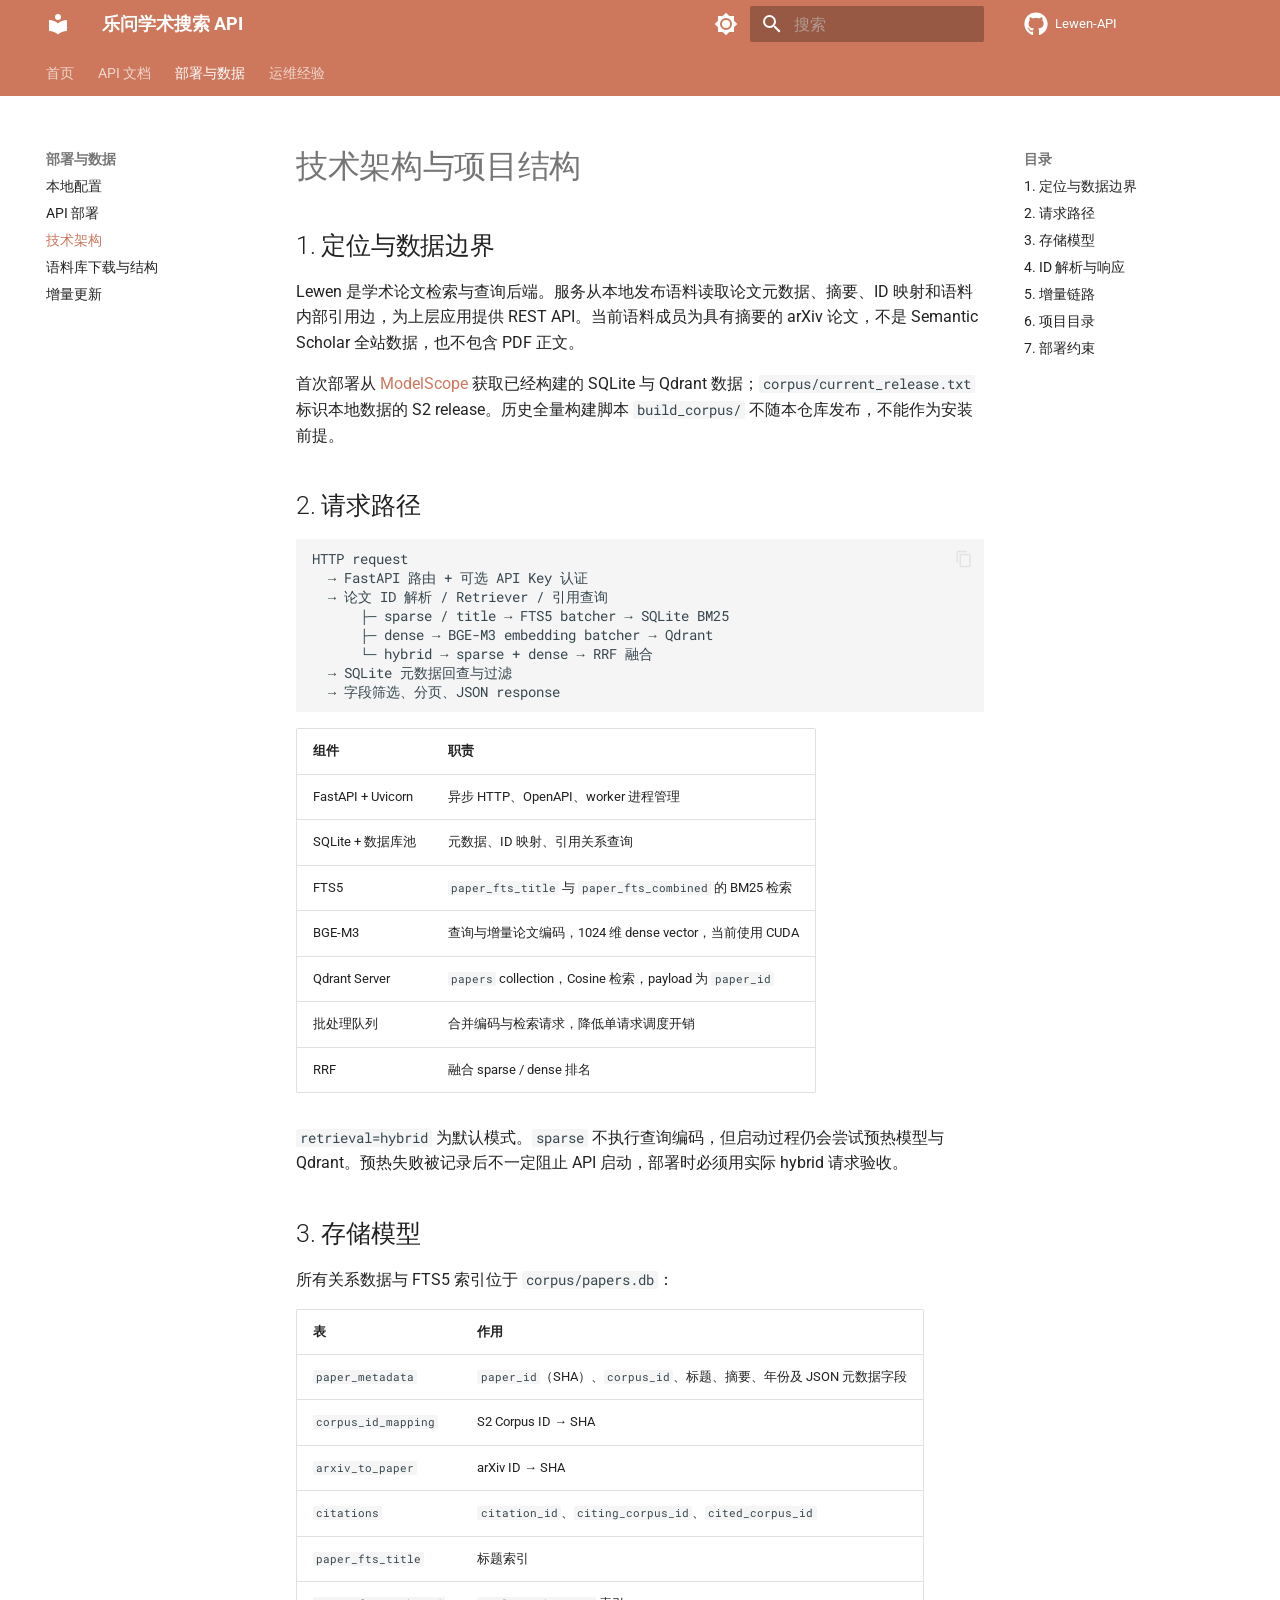
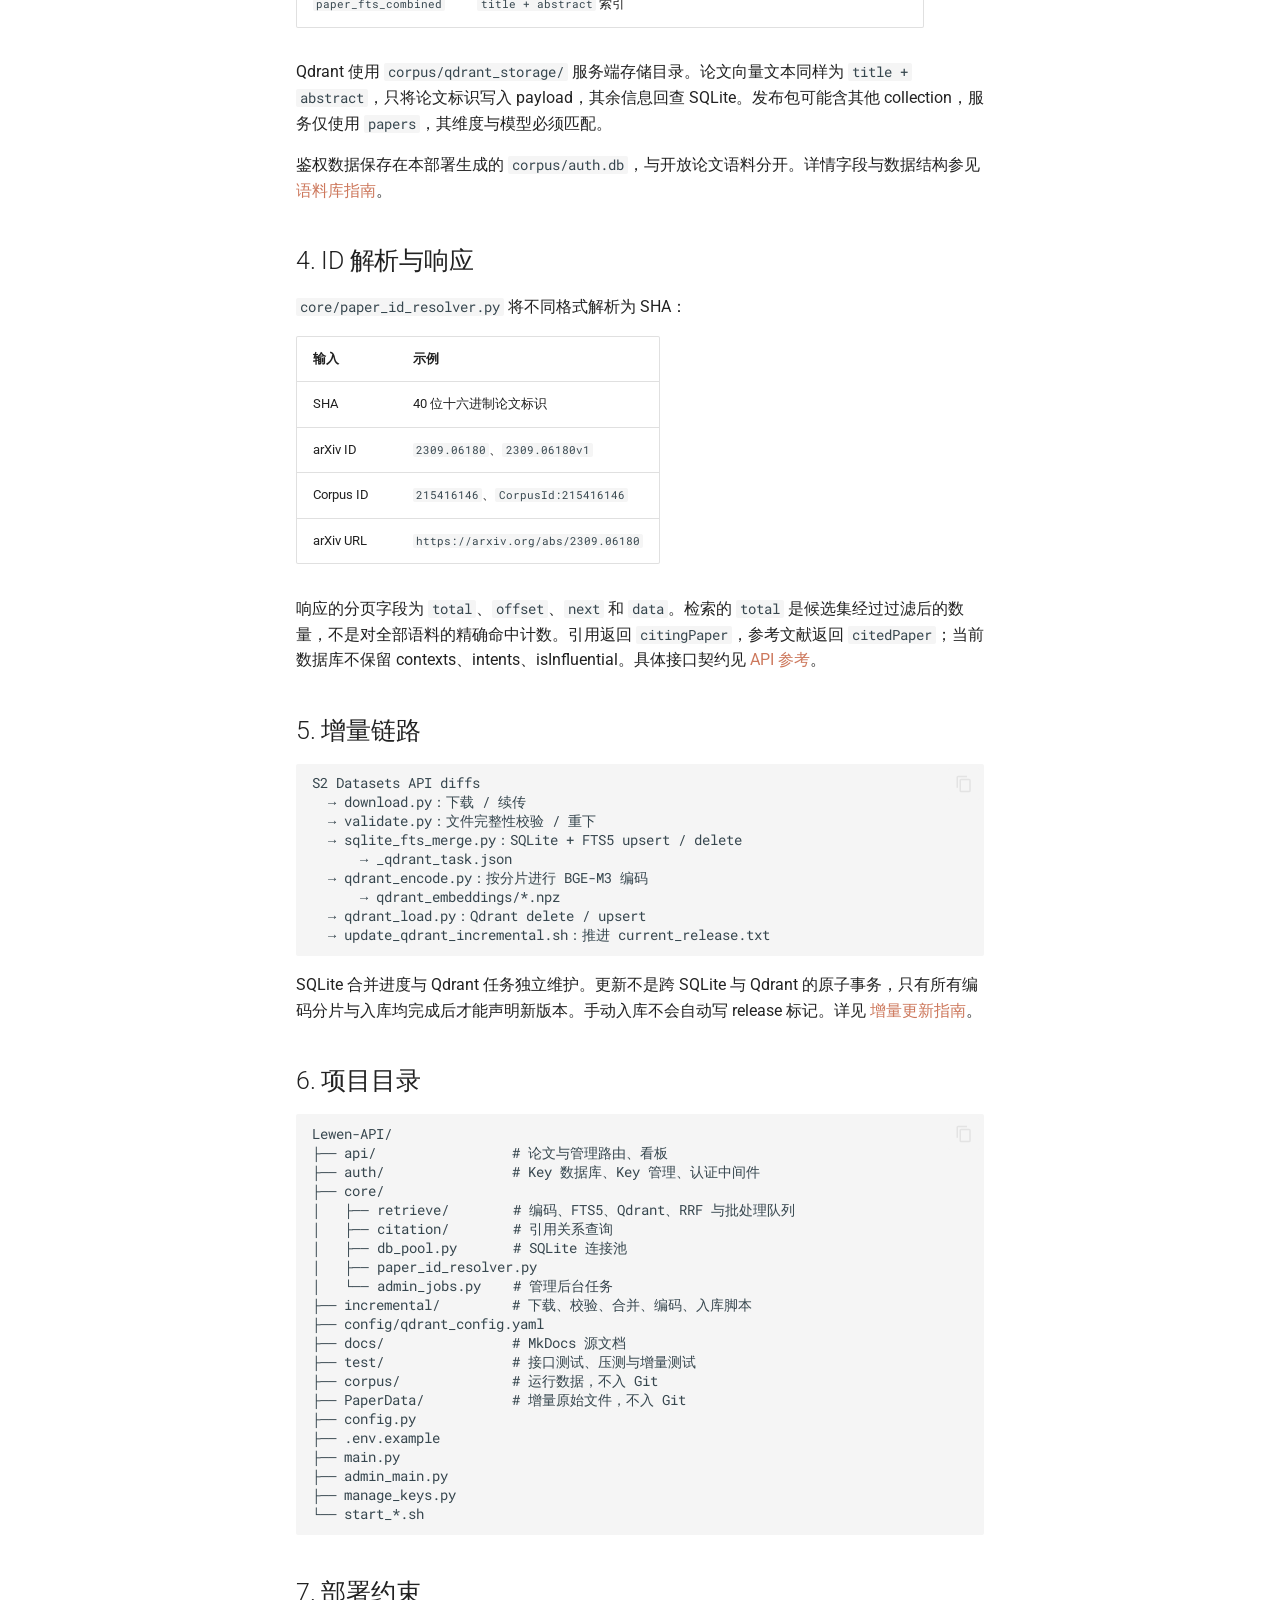
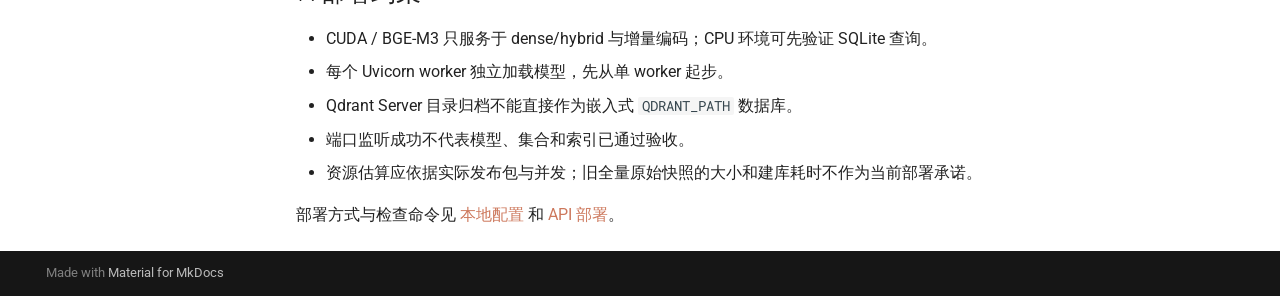
<file: architecture/index.html>
<!doctype html>
<html lang="zh" class="no-js">
  <head>
    
      <meta charset="utf-8">
      <meta name="viewport" content="width=device-width,initial-scale=1">
      
        <meta name="description" content="Lewen — 学术论文搜索 API 文档">
      
      
      
        <link rel="canonical" href="https://ustc-ai4science.github.io/Lewen-API/architecture/">
      
      
        <link rel="prev" href="../deployment/">
      
      
        <link rel="next" href="../data/">
      
      
        
      
      
      <link rel="icon" href="../assets/images/favicon.png">
      <meta name="generator" content="mkdocs-1.6.1, mkdocs-material-9.7.7">
    
    
      
        <title>技术架构 - 乐问学术搜索 API</title>
      
    
    
      <link rel="stylesheet" href="../assets/stylesheets/main.ec1eaa64.min.css">
      
        
        <link rel="stylesheet" href="../assets/stylesheets/palette.ab4e12ef.min.css">
      
      


    
    
      
    
    
      
        
        
        <link rel="preconnect" href="https://fonts.gstatic.com" crossorigin>
        <link rel="stylesheet" href="https://fonts.googleapis.com/css?family=Roboto:300,300i,400,400i,700,700i%7CRoboto+Mono:400,400i,700,700i&display=fallback">
        <style>:root{--md-text-font:"Roboto";--md-code-font:"Roboto Mono"}</style>
      
    
    
      <link rel="stylesheet" href="../stylesheets/extra.css">
    
    <script>__md_scope=new URL("..",location),__md_hash=e=>[...e].reduce(((e,_)=>(e<<5)-e+_.charCodeAt(0)),0),__md_get=(e,_=localStorage,t=__md_scope)=>JSON.parse(_.getItem(t.pathname+"."+e)),__md_set=(e,_,t=localStorage,a=__md_scope)=>{try{t.setItem(a.pathname+"."+e,JSON.stringify(_))}catch(e){}}</script>
    
      

    
    
  </head>
  
  
    
    
      
    
    
    
    
    <body dir="ltr" data-md-color-scheme="default" data-md-color-primary="custom" data-md-color-accent="custom">
  
    
    <input class="md-toggle" data-md-toggle="drawer" type="checkbox" id="__drawer" autocomplete="off">
    <input class="md-toggle" data-md-toggle="search" type="checkbox" id="__search" autocomplete="off">
    <label class="md-overlay" for="__drawer"></label>
    <div data-md-component="skip">
      
        
        <a href="#_1" class="md-skip">
          跳转至
        </a>
      
    </div>
    <div data-md-component="announce">
      
    </div>
    
    
      

<header class="md-header" data-md-component="header">
  <nav class="md-header__inner md-grid" aria-label="页眉">
    <a href=".." title="乐问学术搜索 API" class="md-header__button md-logo" aria-label="乐问学术搜索 API" data-md-component="logo">
      
  
  <svg xmlns="http://www.w3.org/2000/svg" viewBox="0 0 24 24"><path d="M12 8a3 3 0 0 0 3-3 3 3 0 0 0-3-3 3 3 0 0 0-3 3 3 3 0 0 0 3 3m0 3.54C9.64 9.35 6.5 8 3 8v11c3.5 0 6.64 1.35 9 3.54 2.36-2.19 5.5-3.54 9-3.54V8c-3.5 0-6.64 1.35-9 3.54"/></svg>

    </a>
    <label class="md-header__button md-icon" for="__drawer">
      
      <svg xmlns="http://www.w3.org/2000/svg" viewBox="0 0 24 24"><path d="M3 6h18v2H3zm0 5h18v2H3zm0 5h18v2H3z"/></svg>
    </label>
    <div class="md-header__title" data-md-component="header-title">
      <div class="md-header__ellipsis">
        <div class="md-header__topic">
          <span class="md-ellipsis">
            乐问学术搜索 API
          </span>
        </div>
        <div class="md-header__topic" data-md-component="header-topic">
          <span class="md-ellipsis">
            
              技术架构
            
          </span>
        </div>
      </div>
    </div>
    
      
        <form class="md-header__option" data-md-component="palette">
  
    
    
    
    <input class="md-option" data-md-color-media="(prefers-color-scheme: light)" data-md-color-scheme="default" data-md-color-primary="custom" data-md-color-accent="custom"  aria-label="切换到深色模式"  type="radio" name="__palette" id="__palette_0">
    
      <label class="md-header__button md-icon" title="切换到深色模式" for="__palette_1" hidden>
        <svg xmlns="http://www.w3.org/2000/svg" viewBox="0 0 24 24"><path d="M12 8a4 4 0 0 0-4 4 4 4 0 0 0 4 4 4 4 0 0 0 4-4 4 4 0 0 0-4-4m0 10a6 6 0 0 1-6-6 6 6 0 0 1 6-6 6 6 0 0 1 6 6 6 6 0 0 1-6 6m8-9.31V4h-4.69L12 .69 8.69 4H4v4.69L.69 12 4 15.31V20h4.69L12 23.31 15.31 20H20v-4.69L23.31 12z"/></svg>
      </label>
    
  
    
    
    
    <input class="md-option" data-md-color-media="(prefers-color-scheme: dark)" data-md-color-scheme="slate" data-md-color-primary="custom" data-md-color-accent="custom"  aria-label="切换到浅色模式"  type="radio" name="__palette" id="__palette_1">
    
      <label class="md-header__button md-icon" title="切换到浅色模式" for="__palette_0" hidden>
        <svg xmlns="http://www.w3.org/2000/svg" viewBox="0 0 24 24"><path d="M12 18c-.89 0-1.74-.2-2.5-.55C11.56 16.5 13 14.42 13 12s-1.44-4.5-3.5-5.45C10.26 6.2 11.11 6 12 6a6 6 0 0 1 6 6 6 6 0 0 1-6 6m8-9.31V4h-4.69L12 .69 8.69 4H4v4.69L.69 12 4 15.31V20h4.69L12 23.31 15.31 20H20v-4.69L23.31 12z"/></svg>
      </label>
    
  
</form>
      
    
    
      <script>var palette=__md_get("__palette");if(palette&&palette.color){if("(prefers-color-scheme)"===palette.color.media){var media=matchMedia("(prefers-color-scheme: light)"),input=document.querySelector(media.matches?"[data-md-color-media='(prefers-color-scheme: light)']":"[data-md-color-media='(prefers-color-scheme: dark)']");palette.color.media=input.getAttribute("data-md-color-media"),palette.color.scheme=input.getAttribute("data-md-color-scheme"),palette.color.primary=input.getAttribute("data-md-color-primary"),palette.color.accent=input.getAttribute("data-md-color-accent")}for(var[key,value]of Object.entries(palette.color))document.body.setAttribute("data-md-color-"+key,value)}</script>
    
    
    
      
      
        <label class="md-header__button md-icon" for="__search">
          
          <svg xmlns="http://www.w3.org/2000/svg" viewBox="0 0 24 24"><path d="M9.5 3A6.5 6.5 0 0 1 16 9.5c0 1.61-.59 3.09-1.56 4.23l.27.27h.79l5 5-1.5 1.5-5-5v-.79l-.27-.27A6.52 6.52 0 0 1 9.5 16 6.5 6.5 0 0 1 3 9.5 6.5 6.5 0 0 1 9.5 3m0 2C7 5 5 7 5 9.5S7 14 9.5 14 14 12 14 9.5 12 5 9.5 5"/></svg>
        </label>
        <div class="md-search" data-md-component="search" role="dialog">
  <label class="md-search__overlay" for="__search"></label>
  <div class="md-search__inner" role="search">
    <form class="md-search__form" name="search">
      <input type="text" class="md-search__input" name="query" aria-label="搜索" placeholder="搜索" autocapitalize="off" autocorrect="off" autocomplete="off" spellcheck="false" data-md-component="search-query" required>
      <label class="md-search__icon md-icon" for="__search">
        
        <svg xmlns="http://www.w3.org/2000/svg" viewBox="0 0 24 24"><path d="M9.5 3A6.5 6.5 0 0 1 16 9.5c0 1.61-.59 3.09-1.56 4.23l.27.27h.79l5 5-1.5 1.5-5-5v-.79l-.27-.27A6.52 6.52 0 0 1 9.5 16 6.5 6.5 0 0 1 3 9.5 6.5 6.5 0 0 1 9.5 3m0 2C7 5 5 7 5 9.5S7 14 9.5 14 14 12 14 9.5 12 5 9.5 5"/></svg>
        
        <svg xmlns="http://www.w3.org/2000/svg" viewBox="0 0 24 24"><path d="M20 11v2H8l5.5 5.5-1.42 1.42L4.16 12l7.92-7.92L13.5 5.5 8 11z"/></svg>
      </label>
      <nav class="md-search__options" aria-label="查找">
        
        <button type="reset" class="md-search__icon md-icon" title="清空当前内容" aria-label="清空当前内容" tabindex="-1">
          
          <svg xmlns="http://www.w3.org/2000/svg" viewBox="0 0 24 24"><path d="M19 6.41 17.59 5 12 10.59 6.41 5 5 6.41 10.59 12 5 17.59 6.41 19 12 13.41 17.59 19 19 17.59 13.41 12z"/></svg>
        </button>
      </nav>
      
        <div class="md-search__suggest" data-md-component="search-suggest"></div>
      
    </form>
    <div class="md-search__output">
      <div class="md-search__scrollwrap" tabindex="0" data-md-scrollfix>
        <div class="md-search-result" data-md-component="search-result">
          <div class="md-search-result__meta">
            正在初始化搜索引擎
          </div>
          <ol class="md-search-result__list" role="presentation"></ol>
        </div>
      </div>
    </div>
  </div>
</div>
      
    
    
      <div class="md-header__source">
        <a href="https://github.com/ustc-ai4science/Lewen-API" title="前往仓库" class="md-source" data-md-component="source">
  <div class="md-source__icon md-icon">
    
    <svg xmlns="http://www.w3.org/2000/svg" viewBox="0 0 512 512"><!--! Font Awesome Free 7.1.0 by @fontawesome - https://fontawesome.com License - https://fontawesome.com/license/free (Icons: CC BY 4.0, Fonts: SIL OFL 1.1, Code: MIT License) Copyright 2025 Fonticons, Inc.--><path d="M173.9 397.4c0 2-2.3 3.6-5.2 3.6-3.3.3-5.6-1.3-5.6-3.6 0-2 2.3-3.6 5.2-3.6 3-.3 5.6 1.3 5.6 3.6m-31.1-4.5c-.7 2 1.3 4.3 4.3 4.9 2.6 1 5.6 0 6.2-2s-1.3-4.3-4.3-5.2c-2.6-.7-5.5.3-6.2 2.3m44.2-1.7c-2.9.7-4.9 2.6-4.6 4.9.3 2 2.9 3.3 5.9 2.6 2.9-.7 4.9-2.6 4.6-4.6-.3-1.9-3-3.2-5.9-2.9M252.8 8C114.1 8 8 113.3 8 252c0 110.9 69.8 205.8 169.5 239.2 12.8 2.3 17.3-5.6 17.3-12.1 0-6.2-.3-40.4-.3-61.4 0 0-70 15-84.7-29.8 0 0-11.4-29.1-27.8-36.6 0 0-22.9-15.7 1.6-15.4 0 0 24.9 2 38.6 25.8 21.9 38.6 58.6 27.5 72.9 20.9 2.3-16 8.8-27.1 16-33.7-55.9-6.2-112.3-14.3-112.3-110.5 0-27.5 7.6-41.3 23.6-58.9-2.6-6.5-11.1-33.3 2.6-67.9 20.9-6.5 69 27 69 27 20-5.6 41.5-8.5 62.8-8.5s42.8 2.9 62.8 8.5c0 0 48.1-33.6 69-27 13.7 34.7 5.2 61.4 2.6 67.9 16 17.7 25.8 31.5 25.8 58.9 0 96.5-58.9 104.2-114.8 110.5 9.2 7.9 17 22.9 17 46.4 0 33.7-.3 75.4-.3 83.6 0 6.5 4.6 14.4 17.3 12.1C436.2 457.8 504 362.9 504 252 504 113.3 391.5 8 252.8 8M105.2 352.9c-1.3 1-1 3.3.7 5.2 1.6 1.6 3.9 2.3 5.2 1 1.3-1 1-3.3-.7-5.2-1.6-1.6-3.9-2.3-5.2-1m-10.8-8.1c-.7 1.3.3 2.9 2.3 3.9 1.6 1 3.6.7 4.3-.7.7-1.3-.3-2.9-2.3-3.9-2-.6-3.6-.3-4.3.7m32.4 35.6c-1.6 1.3-1 4.3 1.3 6.2 2.3 2.3 5.2 2.6 6.5 1 1.3-1.3.7-4.3-1.3-6.2-2.2-2.3-5.2-2.6-6.5-1m-11.4-14.7c-1.6 1-1.6 3.6 0 5.9s4.3 3.3 5.6 2.3c1.6-1.3 1.6-3.9 0-6.2-1.4-2.3-4-3.3-5.6-2"/></svg>
  </div>
  <div class="md-source__repository">
    Lewen-API
  </div>
</a>
      </div>
    
  </nav>
  
</header>
    
    <div class="md-container" data-md-component="container">
      
      
        
          
            
<nav class="md-tabs" aria-label="标签" data-md-component="tabs">
  <div class="md-grid">
    <ul class="md-tabs__list">
      
        
  
  
  
  
    <li class="md-tabs__item">
      <a href=".." class="md-tabs__link">
        
  
  
    
  
  首页

      </a>
    </li>
  

      
        
  
  
  
  
    
    
      <li class="md-tabs__item">
        <a href="../api-zh/" class="md-tabs__link">
          
  
  
  API 文档

        </a>
      </li>
    
  

      
        
  
  
  
    
  
  
    
    
      <li class="md-tabs__item md-tabs__item--active">
        <a href="../setup/" class="md-tabs__link">
          
  
  
  部署与数据

        </a>
      </li>
    
  

      
        
  
  
  
  
    
    
      <li class="md-tabs__item">
        <a href="../api-key-admin/" class="md-tabs__link">
          
  
  
  运维经验

        </a>
      </li>
    
  

      
    </ul>
  </div>
</nav>
          
        
      
      <main class="md-main" data-md-component="main">
        <div class="md-main__inner md-grid">
          
            
              
              <div class="md-sidebar md-sidebar--primary" data-md-component="sidebar" data-md-type="navigation" >
                <div class="md-sidebar__scrollwrap">
                  <div class="md-sidebar__inner">
                    


  


<nav class="md-nav md-nav--primary md-nav--lifted" aria-label="导航栏" data-md-level="0">
  <label class="md-nav__title" for="__drawer">
    <a href=".." title="乐问学术搜索 API" class="md-nav__button md-logo" aria-label="乐问学术搜索 API" data-md-component="logo">
      
  
  <svg xmlns="http://www.w3.org/2000/svg" viewBox="0 0 24 24"><path d="M12 8a3 3 0 0 0 3-3 3 3 0 0 0-3-3 3 3 0 0 0-3 3 3 3 0 0 0 3 3m0 3.54C9.64 9.35 6.5 8 3 8v11c3.5 0 6.64 1.35 9 3.54 2.36-2.19 5.5-3.54 9-3.54V8c-3.5 0-6.64 1.35-9 3.54"/></svg>

    </a>
    乐问学术搜索 API
  </label>
  
    <div class="md-nav__source">
      <a href="https://github.com/ustc-ai4science/Lewen-API" title="前往仓库" class="md-source" data-md-component="source">
  <div class="md-source__icon md-icon">
    
    <svg xmlns="http://www.w3.org/2000/svg" viewBox="0 0 512 512"><!--! Font Awesome Free 7.1.0 by @fontawesome - https://fontawesome.com License - https://fontawesome.com/license/free (Icons: CC BY 4.0, Fonts: SIL OFL 1.1, Code: MIT License) Copyright 2025 Fonticons, Inc.--><path d="M173.9 397.4c0 2-2.3 3.6-5.2 3.6-3.3.3-5.6-1.3-5.6-3.6 0-2 2.3-3.6 5.2-3.6 3-.3 5.6 1.3 5.6 3.6m-31.1-4.5c-.7 2 1.3 4.3 4.3 4.9 2.6 1 5.6 0 6.2-2s-1.3-4.3-4.3-5.2c-2.6-.7-5.5.3-6.2 2.3m44.2-1.7c-2.9.7-4.9 2.6-4.6 4.9.3 2 2.9 3.3 5.9 2.6 2.9-.7 4.9-2.6 4.6-4.6-.3-1.9-3-3.2-5.9-2.9M252.8 8C114.1 8 8 113.3 8 252c0 110.9 69.8 205.8 169.5 239.2 12.8 2.3 17.3-5.6 17.3-12.1 0-6.2-.3-40.4-.3-61.4 0 0-70 15-84.7-29.8 0 0-11.4-29.1-27.8-36.6 0 0-22.9-15.7 1.6-15.4 0 0 24.9 2 38.6 25.8 21.9 38.6 58.6 27.5 72.9 20.9 2.3-16 8.8-27.1 16-33.7-55.9-6.2-112.3-14.3-112.3-110.5 0-27.5 7.6-41.3 23.6-58.9-2.6-6.5-11.1-33.3 2.6-67.9 20.9-6.5 69 27 69 27 20-5.6 41.5-8.5 62.8-8.5s42.8 2.9 62.8 8.5c0 0 48.1-33.6 69-27 13.7 34.7 5.2 61.4 2.6 67.9 16 17.7 25.8 31.5 25.8 58.9 0 96.5-58.9 104.2-114.8 110.5 9.2 7.9 17 22.9 17 46.4 0 33.7-.3 75.4-.3 83.6 0 6.5 4.6 14.4 17.3 12.1C436.2 457.8 504 362.9 504 252 504 113.3 391.5 8 252.8 8M105.2 352.9c-1.3 1-1 3.3.7 5.2 1.6 1.6 3.9 2.3 5.2 1 1.3-1 1-3.3-.7-5.2-1.6-1.6-3.9-2.3-5.2-1m-10.8-8.1c-.7 1.3.3 2.9 2.3 3.9 1.6 1 3.6.7 4.3-.7.7-1.3-.3-2.9-2.3-3.9-2-.6-3.6-.3-4.3.7m32.4 35.6c-1.6 1.3-1 4.3 1.3 6.2 2.3 2.3 5.2 2.6 6.5 1 1.3-1.3.7-4.3-1.3-6.2-2.2-2.3-5.2-2.6-6.5-1m-11.4-14.7c-1.6 1-1.6 3.6 0 5.9s4.3 3.3 5.6 2.3c1.6-1.3 1.6-3.9 0-6.2-1.4-2.3-4-3.3-5.6-2"/></svg>
  </div>
  <div class="md-source__repository">
    Lewen-API
  </div>
</a>
    </div>
  
  <ul class="md-nav__list" data-md-scrollfix>
    
      
      
  
  
  
  
    <li class="md-nav__item">
      <a href=".." class="md-nav__link">
        
  
  
  <span class="md-ellipsis">
    
  
    首页
  

    
  </span>
  
  

      </a>
    </li>
  

    
      
      
  
  
  
  
    
    
    
    
      
      
        
      
    
    
    <li class="md-nav__item md-nav__item--nested">
      
        
        
          
        
        <input class="md-nav__toggle md-toggle md-toggle--indeterminate" type="checkbox" id="__nav_2" >
        
          
          <label class="md-nav__link" for="__nav_2" id="__nav_2_label" tabindex="0">
            
  
  
  <span class="md-ellipsis">
    
  
    API 文档
  

    
  </span>
  
  

            <span class="md-nav__icon md-icon"></span>
          </label>
        
        <nav class="md-nav" data-md-level="1" aria-labelledby="__nav_2_label" aria-expanded="false">
          <label class="md-nav__title" for="__nav_2">
            <span class="md-nav__icon md-icon"></span>
            
  
    API 文档
  

          </label>
          <ul class="md-nav__list" data-md-scrollfix>
            
              
                
  
  
  
  
    <li class="md-nav__item">
      <a href="../api-zh/" class="md-nav__link">
        
  
  
  <span class="md-ellipsis">
    
  
    API 参考 (中文)
  

    
  </span>
  
  

      </a>
    </li>
  

              
            
              
                
  
  
  
  
    <li class="md-nav__item">
      <a href="../api-en/" class="md-nav__link">
        
  
  
  <span class="md-ellipsis">
    
  
    API Reference (EN)
  

    
  </span>
  
  

      </a>
    </li>
  

              
            
          </ul>
        </nav>
      
    </li>
  

    
      
      
  
  
    
  
  
  
    
    
    
    
      
        
        
      
      
        
      
    
    
    <li class="md-nav__item md-nav__item--active md-nav__item--section md-nav__item--nested">
      
        
        
        <input class="md-nav__toggle md-toggle " type="checkbox" id="__nav_3" checked>
        
          
          <label class="md-nav__link" for="__nav_3" id="__nav_3_label" tabindex="">
            
  
  
  <span class="md-ellipsis">
    
  
    部署与数据
  

    
  </span>
  
  

            <span class="md-nav__icon md-icon"></span>
          </label>
        
        <nav class="md-nav" data-md-level="1" aria-labelledby="__nav_3_label" aria-expanded="true">
          <label class="md-nav__title" for="__nav_3">
            <span class="md-nav__icon md-icon"></span>
            
  
    部署与数据
  

          </label>
          <ul class="md-nav__list" data-md-scrollfix>
            
              
                
  
  
  
  
    <li class="md-nav__item">
      <a href="../setup/" class="md-nav__link">
        
  
  
  <span class="md-ellipsis">
    
  
    本地配置
  

    
  </span>
  
  

      </a>
    </li>
  

              
            
              
                
  
  
  
  
    <li class="md-nav__item">
      <a href="../deployment/" class="md-nav__link">
        
  
  
  <span class="md-ellipsis">
    
  
    API 部署
  

    
  </span>
  
  

      </a>
    </li>
  

              
            
              
                
  
  
    
  
  
  
    <li class="md-nav__item md-nav__item--active">
      
      <input class="md-nav__toggle md-toggle" type="checkbox" id="__toc">
      
      
        
      
      
        <label class="md-nav__link md-nav__link--active" for="__toc">
          
  
  
  <span class="md-ellipsis">
    
  
    技术架构
  

    
  </span>
  
  

          <span class="md-nav__icon md-icon"></span>
        </label>
      
      <a href="./" class="md-nav__link md-nav__link--active">
        
  
  
  <span class="md-ellipsis">
    
  
    技术架构
  

    
  </span>
  
  

      </a>
      
        

<nav class="md-nav md-nav--secondary" aria-label="目录">
  
  
  
    
  
  
    <label class="md-nav__title" for="__toc">
      <span class="md-nav__icon md-icon"></span>
      目录
    </label>
    <ul class="md-nav__list" data-md-component="toc" data-md-scrollfix>
      
        <li class="md-nav__item">
  <a href="#1" class="md-nav__link">
    <span class="md-ellipsis">
      
        1. 定位与数据边界
      
    </span>
  </a>
  
</li>
      
        <li class="md-nav__item">
  <a href="#2" class="md-nav__link">
    <span class="md-ellipsis">
      
        2. 请求路径
      
    </span>
  </a>
  
</li>
      
        <li class="md-nav__item">
  <a href="#3" class="md-nav__link">
    <span class="md-ellipsis">
      
        3. 存储模型
      
    </span>
  </a>
  
</li>
      
        <li class="md-nav__item">
  <a href="#4-id" class="md-nav__link">
    <span class="md-ellipsis">
      
        4. ID 解析与响应
      
    </span>
  </a>
  
</li>
      
        <li class="md-nav__item">
  <a href="#5" class="md-nav__link">
    <span class="md-ellipsis">
      
        5. 增量链路
      
    </span>
  </a>
  
</li>
      
        <li class="md-nav__item">
  <a href="#6" class="md-nav__link">
    <span class="md-ellipsis">
      
        6. 项目目录
      
    </span>
  </a>
  
</li>
      
        <li class="md-nav__item">
  <a href="#7" class="md-nav__link">
    <span class="md-ellipsis">
      
        7. 部署约束
      
    </span>
  </a>
  
</li>
      
    </ul>
  
</nav>
      
    </li>
  

              
            
              
                
  
  
  
  
    <li class="md-nav__item">
      <a href="../data/" class="md-nav__link">
        
  
  
  <span class="md-ellipsis">
    
  
    语料库下载与结构
  

    
  </span>
  
  

      </a>
    </li>
  

              
            
              
                
  
  
  
  
    <li class="md-nav__item">
      <a href="../incremental-update/" class="md-nav__link">
        
  
  
  <span class="md-ellipsis">
    
  
    增量更新
  

    
  </span>
  
  

      </a>
    </li>
  

              
            
          </ul>
        </nav>
      
    </li>
  

    
      
      
  
  
  
  
    
    
    
    
      
      
        
      
    
    
    <li class="md-nav__item md-nav__item--nested">
      
        
        
          
        
        <input class="md-nav__toggle md-toggle md-toggle--indeterminate" type="checkbox" id="__nav_4" >
        
          
          <label class="md-nav__link" for="__nav_4" id="__nav_4_label" tabindex="0">
            
  
  
  <span class="md-ellipsis">
    
  
    运维经验
  

    
  </span>
  
  

            <span class="md-nav__icon md-icon"></span>
          </label>
        
        <nav class="md-nav" data-md-level="1" aria-labelledby="__nav_4_label" aria-expanded="false">
          <label class="md-nav__title" for="__nav_4">
            <span class="md-nav__icon md-icon"></span>
            
  
    运维经验
  

          </label>
          <ul class="md-nav__list" data-md-scrollfix>
            
              
                
  
  
  
  
    <li class="md-nav__item">
      <a href="../api-key-admin/" class="md-nav__link">
        
  
  
  <span class="md-ellipsis">
    
  
    管理员运维指南
  

    
  </span>
  
  

      </a>
    </li>
  

              
            
              
                
  
  
  
  
    <li class="md-nav__item">
      <a href="../performance-lessons/" class="md-nav__link">
        
  
  
  <span class="md-ellipsis">
    
  
    性能调优踩坑记录
  

    
  </span>
  
  

      </a>
    </li>
  

              
            
          </ul>
        </nav>
      
    </li>
  

    
  </ul>
</nav>
                  </div>
                </div>
              </div>
            
            
              
              <div class="md-sidebar md-sidebar--secondary" data-md-component="sidebar" data-md-type="toc" >
                <div class="md-sidebar__scrollwrap">
                  <div class="md-sidebar__inner">
                    

<nav class="md-nav md-nav--secondary" aria-label="目录">
  
  
  
    
  
  
    <label class="md-nav__title" for="__toc">
      <span class="md-nav__icon md-icon"></span>
      目录
    </label>
    <ul class="md-nav__list" data-md-component="toc" data-md-scrollfix>
      
        <li class="md-nav__item">
  <a href="#1" class="md-nav__link">
    <span class="md-ellipsis">
      
        1. 定位与数据边界
      
    </span>
  </a>
  
</li>
      
        <li class="md-nav__item">
  <a href="#2" class="md-nav__link">
    <span class="md-ellipsis">
      
        2. 请求路径
      
    </span>
  </a>
  
</li>
      
        <li class="md-nav__item">
  <a href="#3" class="md-nav__link">
    <span class="md-ellipsis">
      
        3. 存储模型
      
    </span>
  </a>
  
</li>
      
        <li class="md-nav__item">
  <a href="#4-id" class="md-nav__link">
    <span class="md-ellipsis">
      
        4. ID 解析与响应
      
    </span>
  </a>
  
</li>
      
        <li class="md-nav__item">
  <a href="#5" class="md-nav__link">
    <span class="md-ellipsis">
      
        5. 增量链路
      
    </span>
  </a>
  
</li>
      
        <li class="md-nav__item">
  <a href="#6" class="md-nav__link">
    <span class="md-ellipsis">
      
        6. 项目目录
      
    </span>
  </a>
  
</li>
      
        <li class="md-nav__item">
  <a href="#7" class="md-nav__link">
    <span class="md-ellipsis">
      
        7. 部署约束
      
    </span>
  </a>
  
</li>
      
    </ul>
  
</nav>
                  </div>
                </div>
              </div>
            
          
          
            <div class="md-content" data-md-component="content">
              
              <article class="md-content__inner md-typeset">
                
                  


  
  


<h1 id="_1">技术架构与项目结构<a class="headerlink" href="#_1" title="Permanent link">&para;</a></h1>
<h2 id="1">1. 定位与数据边界<a class="headerlink" href="#1" title="Permanent link">&para;</a></h2>
<p>Lewen 是学术论文检索与查询后端。服务从本地发布语料读取论文元数据、摘要、ID 映射和语料内部引用边，为上层应用提供 REST API。当前语料成员为具有摘要的 arXiv 论文，不是 Semantic Scholar 全站数据，也不包含 PDF 正文。</p>
<p>首次部署从 <a href="https://www.modelscope.cn/datasets/flappybear80/lewen-corpus">ModelScope</a> 获取已经构建的 SQLite 与 Qdrant 数据；<code>corpus/current_release.txt</code> 标识本地数据的 S2 release。历史全量构建脚本 <code>build_corpus/</code> 不随本仓库发布，不能作为安装前提。</p>
<h2 id="2">2. 请求路径<a class="headerlink" href="#2" title="Permanent link">&para;</a></h2>
<div class="highlight"><pre><span></span><code><a id="__codelineno-0-1" name="__codelineno-0-1" href="#__codelineno-0-1"></a>HTTP request
<a id="__codelineno-0-2" name="__codelineno-0-2" href="#__codelineno-0-2"></a>  → FastAPI 路由 + 可选 API Key 认证
<a id="__codelineno-0-3" name="__codelineno-0-3" href="#__codelineno-0-3"></a>  → 论文 ID 解析 / Retriever / 引用查询
<a id="__codelineno-0-4" name="__codelineno-0-4" href="#__codelineno-0-4"></a>      ├─ sparse / title → FTS5 batcher → SQLite BM25
<a id="__codelineno-0-5" name="__codelineno-0-5" href="#__codelineno-0-5"></a>      ├─ dense → BGE-M3 embedding batcher → Qdrant
<a id="__codelineno-0-6" name="__codelineno-0-6" href="#__codelineno-0-6"></a>      └─ hybrid → sparse + dense → RRF 融合
<a id="__codelineno-0-7" name="__codelineno-0-7" href="#__codelineno-0-7"></a>  → SQLite 元数据回查与过滤
<a id="__codelineno-0-8" name="__codelineno-0-8" href="#__codelineno-0-8"></a>  → 字段筛选、分页、JSON response
</code></pre></div>
<table>
<thead>
<tr>
<th>组件</th>
<th>职责</th>
</tr>
</thead>
<tbody>
<tr>
<td>FastAPI + Uvicorn</td>
<td>异步 HTTP、OpenAPI、worker 进程管理</td>
</tr>
<tr>
<td>SQLite + 数据库池</td>
<td>元数据、ID 映射、引用关系查询</td>
</tr>
<tr>
<td>FTS5</td>
<td><code>paper_fts_title</code> 与 <code>paper_fts_combined</code> 的 BM25 检索</td>
</tr>
<tr>
<td>BGE-M3</td>
<td>查询与增量论文编码，1024 维 dense vector，当前使用 CUDA</td>
</tr>
<tr>
<td>Qdrant Server</td>
<td><code>papers</code> collection，Cosine 检索，payload 为 <code>paper_id</code></td>
</tr>
<tr>
<td>批处理队列</td>
<td>合并编码与检索请求，降低单请求调度开销</td>
</tr>
<tr>
<td>RRF</td>
<td>融合 sparse / dense 排名</td>
</tr>
</tbody>
</table>
<p><code>retrieval=hybrid</code> 为默认模式。<code>sparse</code> 不执行查询编码，但启动过程仍会尝试预热模型与 Qdrant。预热失败被记录后不一定阻止 API 启动，部署时必须用实际 hybrid 请求验收。</p>
<h2 id="3">3. 存储模型<a class="headerlink" href="#3" title="Permanent link">&para;</a></h2>
<p>所有关系数据与 FTS5 索引位于 <code>corpus/papers.db</code>：</p>
<table>
<thead>
<tr>
<th>表</th>
<th>作用</th>
</tr>
</thead>
<tbody>
<tr>
<td><code>paper_metadata</code></td>
<td><code>paper_id</code>（SHA）、<code>corpus_id</code>、标题、摘要、年份及 JSON 元数据字段</td>
</tr>
<tr>
<td><code>corpus_id_mapping</code></td>
<td>S2 Corpus ID → SHA</td>
</tr>
<tr>
<td><code>arxiv_to_paper</code></td>
<td>arXiv ID → SHA</td>
</tr>
<tr>
<td><code>citations</code></td>
<td><code>citation_id</code>、<code>citing_corpus_id</code>、<code>cited_corpus_id</code></td>
</tr>
<tr>
<td><code>paper_fts_title</code></td>
<td>标题索引</td>
</tr>
<tr>
<td><code>paper_fts_combined</code></td>
<td><code>title + abstract</code> 索引</td>
</tr>
</tbody>
</table>
<p>Qdrant 使用 <code>corpus/qdrant_storage/</code> 服务端存储目录。论文向量文本同样为 <code>title + abstract</code>，只将论文标识写入 payload，其余信息回查 SQLite。发布包可能含其他 collection，服务仅使用 <code>papers</code>，其维度与模型必须匹配。</p>
<p>鉴权数据保存在本部署生成的 <code>corpus/auth.db</code>，与开放论文语料分开。详情字段与数据结构参见 <a href="../data/">语料库指南</a>。</p>
<h2 id="4-id">4. ID 解析与响应<a class="headerlink" href="#4-id" title="Permanent link">&para;</a></h2>
<p><code>core/paper_id_resolver.py</code> 将不同格式解析为 SHA：</p>
<table>
<thead>
<tr>
<th>输入</th>
<th>示例</th>
</tr>
</thead>
<tbody>
<tr>
<td>SHA</td>
<td>40 位十六进制论文标识</td>
</tr>
<tr>
<td>arXiv ID</td>
<td><code>2309.06180</code>、<code>2309.06180v1</code></td>
</tr>
<tr>
<td>Corpus ID</td>
<td><code>215416146</code>、<code>CorpusId:215416146</code></td>
</tr>
<tr>
<td>arXiv URL</td>
<td><code>https://arxiv.org/abs/2309.06180</code></td>
</tr>
</tbody>
</table>
<p>响应的分页字段为 <code>total</code>、<code>offset</code>、<code>next</code> 和 <code>data</code>。检索的 <code>total</code> 是候选集经过过滤后的数量，不是对全部语料的精确命中计数。引用返回 <code>citingPaper</code>，参考文献返回 <code>citedPaper</code>；当前数据库不保留 contexts、intents、isInfluential。具体接口契约见 <a href="../api-zh/">API 参考</a>。</p>
<h2 id="5">5. 增量链路<a class="headerlink" href="#5" title="Permanent link">&para;</a></h2>
<div class="highlight"><pre><span></span><code><a id="__codelineno-1-1" name="__codelineno-1-1" href="#__codelineno-1-1"></a>S2 Datasets API diffs
<a id="__codelineno-1-2" name="__codelineno-1-2" href="#__codelineno-1-2"></a>  → download.py：下载 / 续传
<a id="__codelineno-1-3" name="__codelineno-1-3" href="#__codelineno-1-3"></a>  → validate.py：文件完整性校验 / 重下
<a id="__codelineno-1-4" name="__codelineno-1-4" href="#__codelineno-1-4"></a>  → sqlite_fts_merge.py：SQLite + FTS5 upsert / delete
<a id="__codelineno-1-5" name="__codelineno-1-5" href="#__codelineno-1-5"></a>      → _qdrant_task.json
<a id="__codelineno-1-6" name="__codelineno-1-6" href="#__codelineno-1-6"></a>  → qdrant_encode.py：按分片进行 BGE-M3 编码
<a id="__codelineno-1-7" name="__codelineno-1-7" href="#__codelineno-1-7"></a>      → qdrant_embeddings/*.npz
<a id="__codelineno-1-8" name="__codelineno-1-8" href="#__codelineno-1-8"></a>  → qdrant_load.py：Qdrant delete / upsert
<a id="__codelineno-1-9" name="__codelineno-1-9" href="#__codelineno-1-9"></a>  → update_qdrant_incremental.sh：推进 current_release.txt
</code></pre></div>
<p>SQLite 合并进度与 Qdrant 任务独立维护。更新不是跨 SQLite 与 Qdrant 的原子事务，只有所有编码分片与入库均完成后才能声明新版本。手动入库不会自动写 release 标记。详见 <a href="../incremental-update/">增量更新指南</a>。</p>
<h2 id="6">6. 项目目录<a class="headerlink" href="#6" title="Permanent link">&para;</a></h2>
<div class="highlight"><pre><span></span><code><a id="__codelineno-2-1" name="__codelineno-2-1" href="#__codelineno-2-1"></a>Lewen-API/
<a id="__codelineno-2-2" name="__codelineno-2-2" href="#__codelineno-2-2"></a>├── api/                 # 论文与管理路由、看板
<a id="__codelineno-2-3" name="__codelineno-2-3" href="#__codelineno-2-3"></a>├── auth/                # Key 数据库、Key 管理、认证中间件
<a id="__codelineno-2-4" name="__codelineno-2-4" href="#__codelineno-2-4"></a>├── core/
<a id="__codelineno-2-5" name="__codelineno-2-5" href="#__codelineno-2-5"></a>│   ├── retrieve/        # 编码、FTS5、Qdrant、RRF 与批处理队列
<a id="__codelineno-2-6" name="__codelineno-2-6" href="#__codelineno-2-6"></a>│   ├── citation/        # 引用关系查询
<a id="__codelineno-2-7" name="__codelineno-2-7" href="#__codelineno-2-7"></a>│   ├── db_pool.py       # SQLite 连接池
<a id="__codelineno-2-8" name="__codelineno-2-8" href="#__codelineno-2-8"></a>│   ├── paper_id_resolver.py
<a id="__codelineno-2-9" name="__codelineno-2-9" href="#__codelineno-2-9"></a>│   └── admin_jobs.py    # 管理后台任务
<a id="__codelineno-2-10" name="__codelineno-2-10" href="#__codelineno-2-10"></a>├── incremental/         # 下载、校验、合并、编码、入库脚本
<a id="__codelineno-2-11" name="__codelineno-2-11" href="#__codelineno-2-11"></a>├── config/qdrant_config.yaml
<a id="__codelineno-2-12" name="__codelineno-2-12" href="#__codelineno-2-12"></a>├── docs/                # MkDocs 源文档
<a id="__codelineno-2-13" name="__codelineno-2-13" href="#__codelineno-2-13"></a>├── test/                # 接口测试、压测与增量测试
<a id="__codelineno-2-14" name="__codelineno-2-14" href="#__codelineno-2-14"></a>├── corpus/              # 运行数据，不入 Git
<a id="__codelineno-2-15" name="__codelineno-2-15" href="#__codelineno-2-15"></a>├── PaperData/           # 增量原始文件，不入 Git
<a id="__codelineno-2-16" name="__codelineno-2-16" href="#__codelineno-2-16"></a>├── config.py
<a id="__codelineno-2-17" name="__codelineno-2-17" href="#__codelineno-2-17"></a>├── .env.example
<a id="__codelineno-2-18" name="__codelineno-2-18" href="#__codelineno-2-18"></a>├── main.py
<a id="__codelineno-2-19" name="__codelineno-2-19" href="#__codelineno-2-19"></a>├── admin_main.py
<a id="__codelineno-2-20" name="__codelineno-2-20" href="#__codelineno-2-20"></a>├── manage_keys.py
<a id="__codelineno-2-21" name="__codelineno-2-21" href="#__codelineno-2-21"></a>└── start_*.sh
</code></pre></div>
<h2 id="7">7. 部署约束<a class="headerlink" href="#7" title="Permanent link">&para;</a></h2>
<ul>
<li>CUDA / BGE-M3 只服务于 dense/hybrid 与增量编码；CPU 环境可先验证 SQLite 查询。</li>
<li>每个 Uvicorn worker 独立加载模型，先从单 worker 起步。</li>
<li>Qdrant Server 目录归档不能直接作为嵌入式 <code>QDRANT_PATH</code> 数据库。</li>
<li>端口监听成功不代表模型、集合和索引已通过验收。</li>
<li>资源估算应依据实际发布包与并发；旧全量原始快照的大小和建库耗时不作为当前部署承诺。</li>
</ul>
<p>部署方式与检查命令见 <a href="../setup/">本地配置</a> 和 <a href="../deployment/">API 部署</a>。</p>












                
              </article>
            </div>
          
          
  <script>var tabs=__md_get("__tabs");if(Array.isArray(tabs))e:for(var set of document.querySelectorAll(".tabbed-set")){var labels=set.querySelector(".tabbed-labels");for(var tab of tabs)for(var label of labels.getElementsByTagName("label"))if(label.innerText.trim()===tab){var input=document.getElementById(label.htmlFor);input.checked=!0;continue e}}</script>

<script>var target=document.getElementById(location.hash.slice(1));target&&target.name&&(target.checked=target.name.startsWith("__tabbed_"))</script>
        </div>
        
          <button type="button" class="md-top md-icon" data-md-component="top" hidden>
  
  <svg xmlns="http://www.w3.org/2000/svg" viewBox="0 0 24 24"><path d="M13 20h-2V8l-5.5 5.5-1.42-1.42L12 4.16l7.92 7.92-1.42 1.42L13 8z"/></svg>
  回到页面顶部
</button>
        
      </main>
      
        <footer class="md-footer">
  
  <div class="md-footer-meta md-typeset">
    <div class="md-footer-meta__inner md-grid">
      <div class="md-copyright">
  
  
    Made with
    <a href="https://squidfunk.github.io/mkdocs-material/" target="_blank" rel="noopener">
      Material for MkDocs
    </a>
  
</div>
      
    </div>
  </div>
</footer>
      
    </div>
    <div class="md-dialog" data-md-component="dialog">
      <div class="md-dialog__inner md-typeset"></div>
    </div>
    
    
    
      
      
      <script id="__config" type="application/json">{"annotate": null, "base": "..", "features": ["navigation.tabs", "navigation.sections", "navigation.expand", "navigation.top", "search.highlight", "search.suggest", "content.code.copy", "content.tabs.link"], "search": "../assets/javascripts/workers/search.2c215733.min.js", "tags": null, "translations": {"clipboard.copied": "\u5df2\u590d\u5236", "clipboard.copy": "\u590d\u5236", "search.result.more.one": "\u5728\u8be5\u9875\u4e0a\u8fd8\u6709 1 \u4e2a\u7b26\u5408\u6761\u4ef6\u7684\u7ed3\u679c", "search.result.more.other": "\u5728\u8be5\u9875\u4e0a\u8fd8\u6709 # \u4e2a\u7b26\u5408\u6761\u4ef6\u7684\u7ed3\u679c", "search.result.none": "\u6ca1\u6709\u627e\u5230\u7b26\u5408\u6761\u4ef6\u7684\u7ed3\u679c", "search.result.one": "\u627e\u5230 1 \u4e2a\u7b26\u5408\u6761\u4ef6\u7684\u7ed3\u679c", "search.result.other": "# \u4e2a\u7b26\u5408\u6761\u4ef6\u7684\u7ed3\u679c", "search.result.placeholder": "\u952e\u5165\u4ee5\u5f00\u59cb\u641c\u7d22", "search.result.term.missing": "\u7f3a\u5c11", "select.version": "\u9009\u62e9\u5f53\u524d\u7248\u672c"}, "version": null}</script>
    
    
      <script src="../assets/javascripts/bundle.d7400e89.min.js"></script>
      
    
  </body>
</html>
</file>
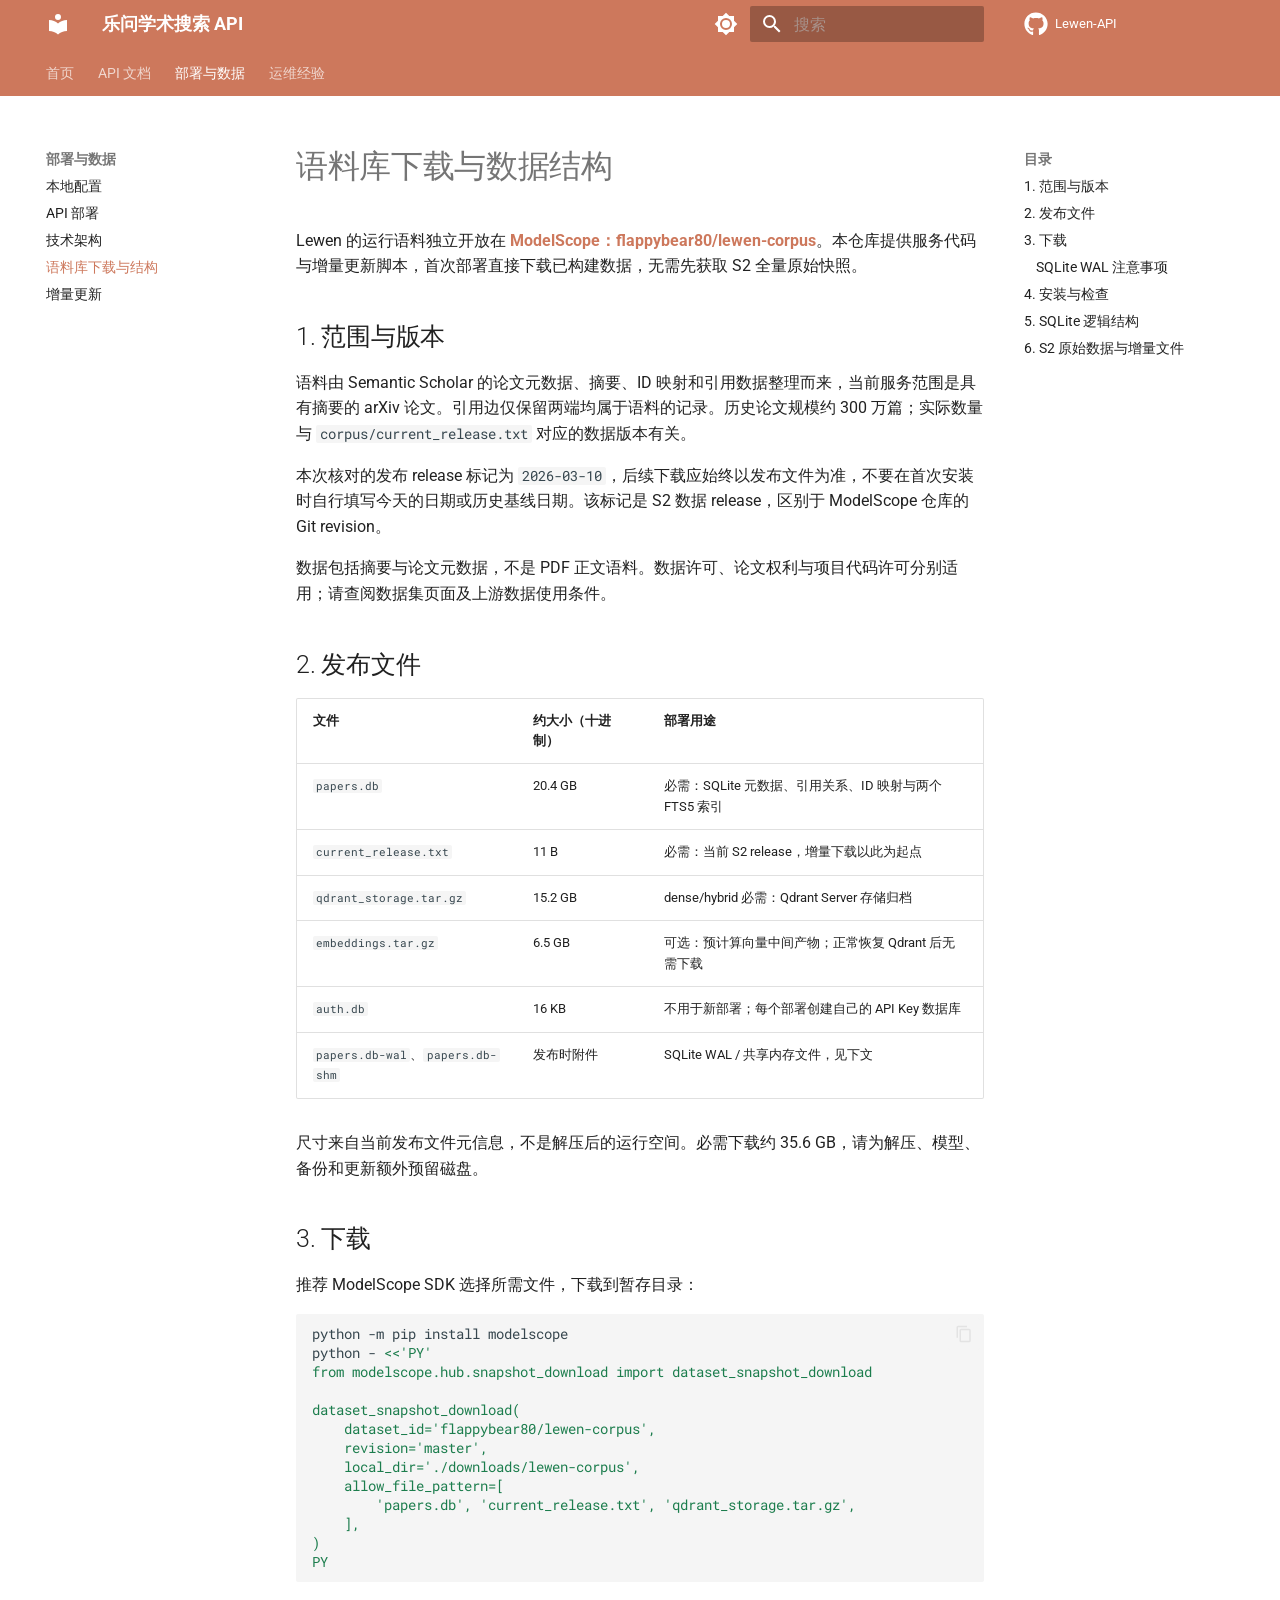
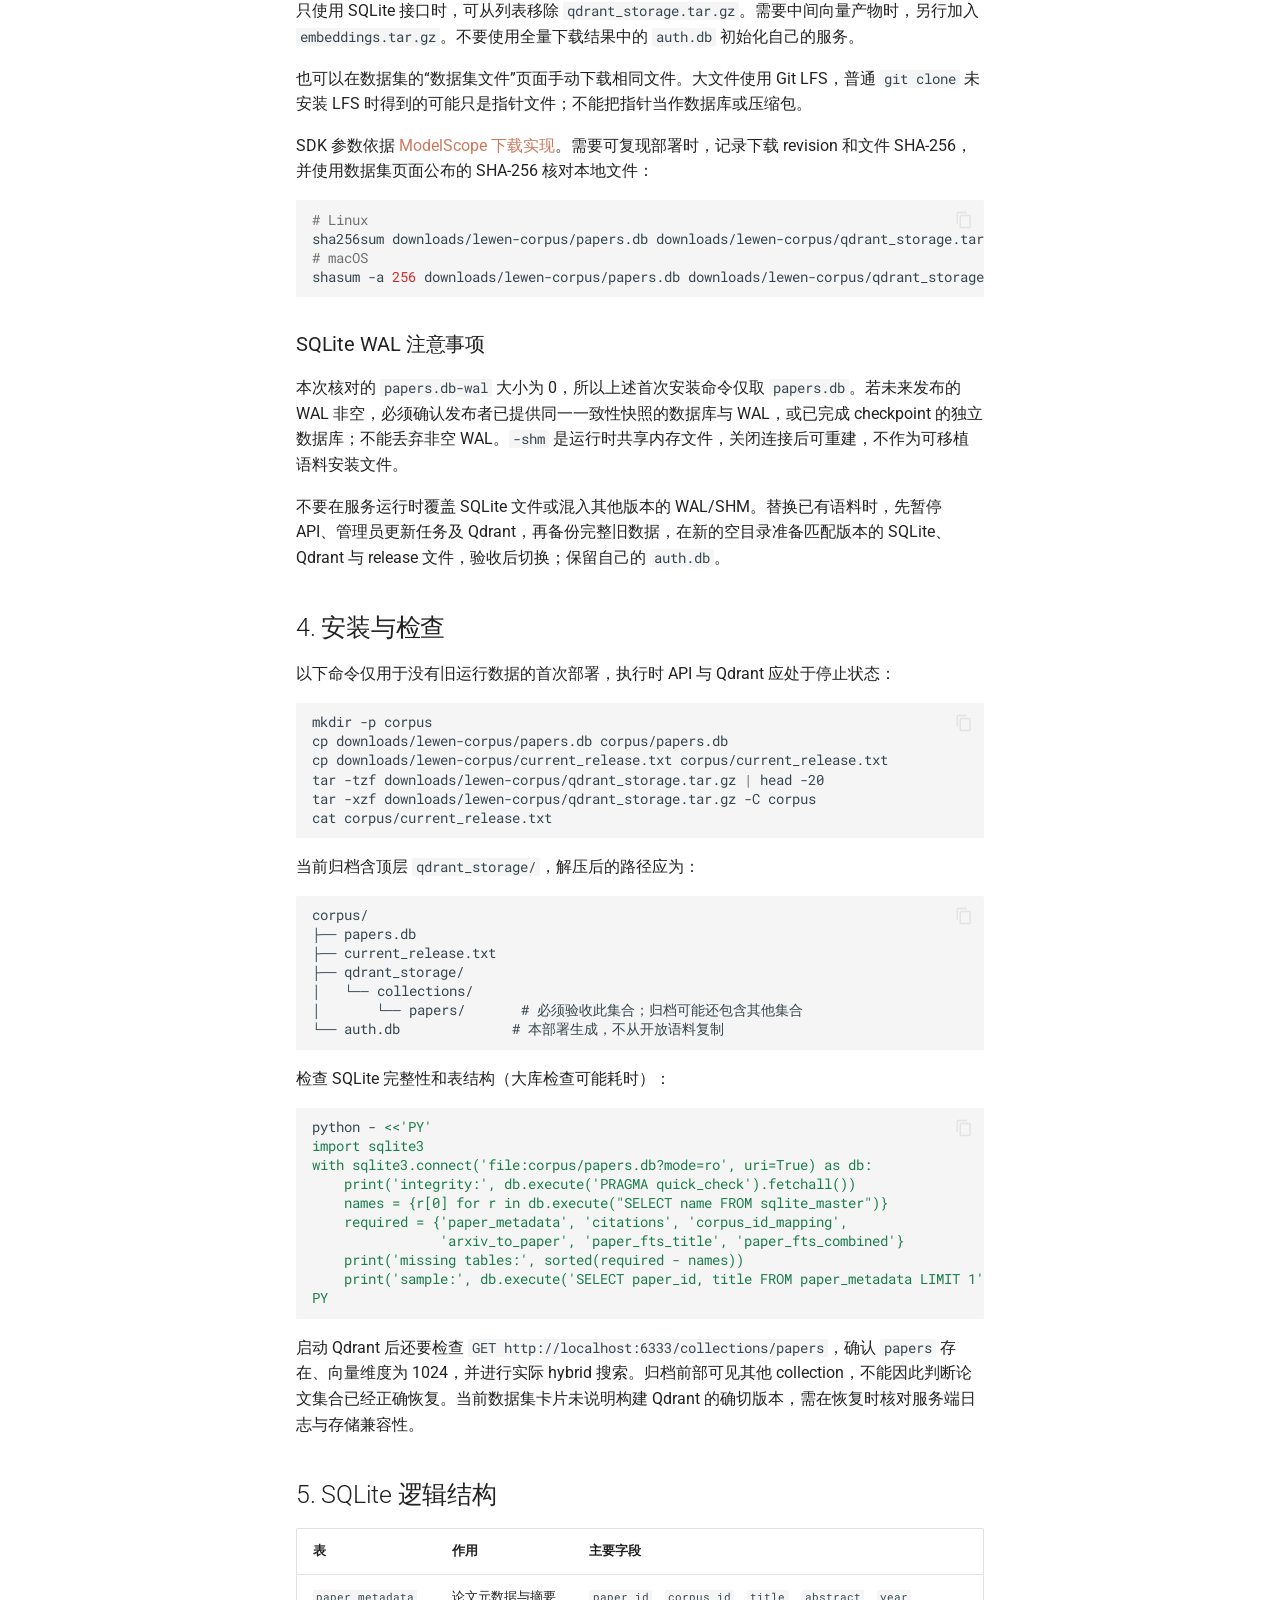
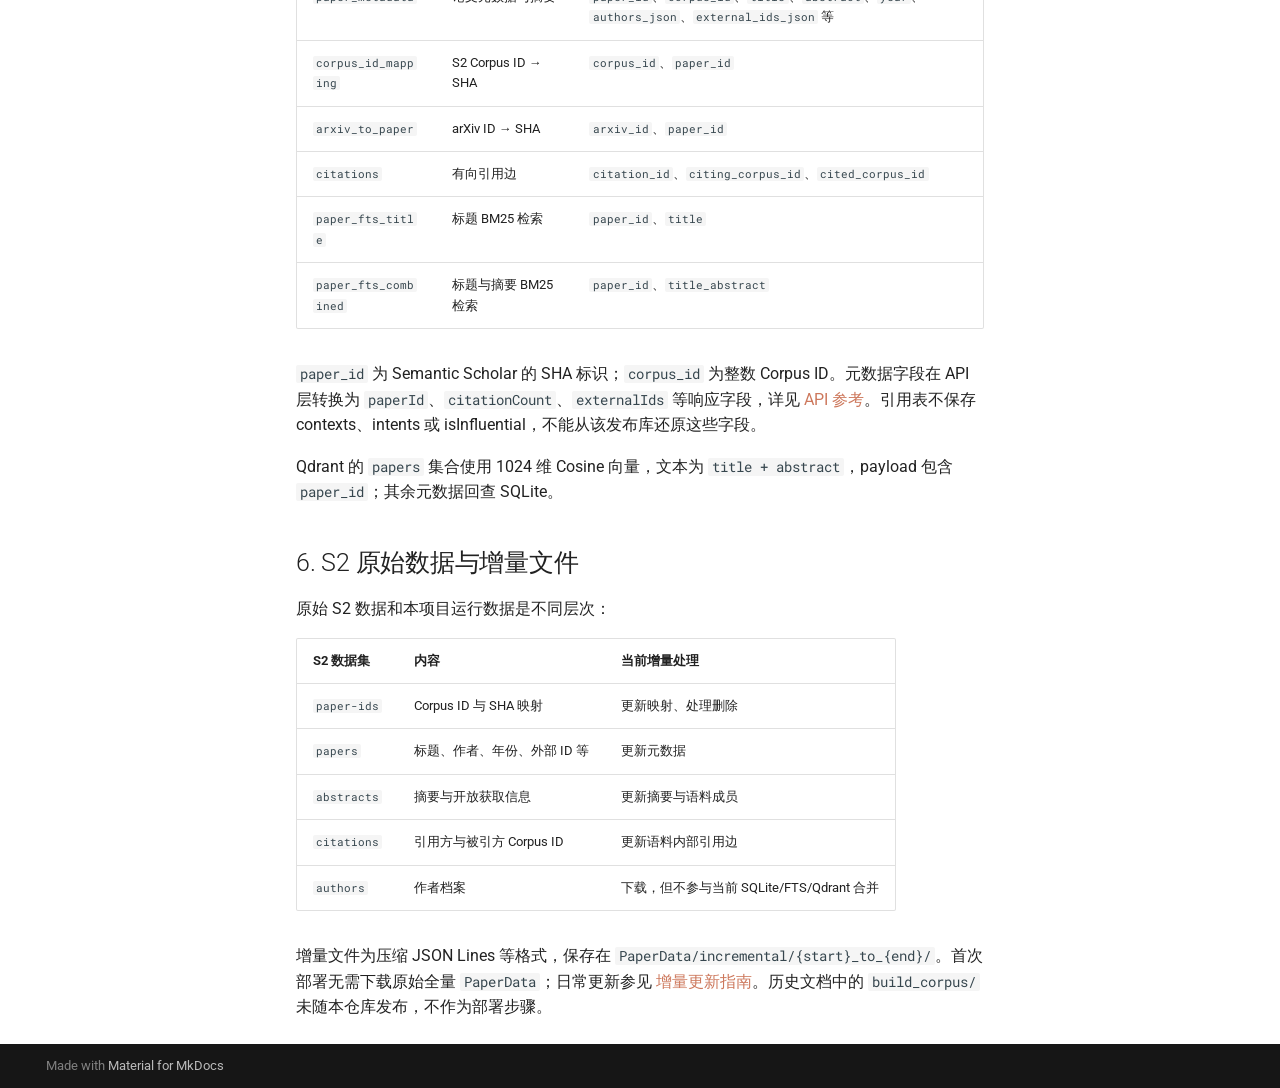
<file: data/index.html>
<!doctype html>
<html lang="zh" class="no-js">
  <head>
    
      <meta charset="utf-8">
      <meta name="viewport" content="width=device-width,initial-scale=1">
      
        <meta name="description" content="Lewen — 学术论文搜索 API 文档">
      
      
      
        <link rel="canonical" href="https://ustc-ai4science.github.io/Lewen-API/data/">
      
      
        <link rel="prev" href="../architecture/">
      
      
        <link rel="next" href="../incremental-update/">
      
      
        
      
      
      <link rel="icon" href="../assets/images/favicon.png">
      <meta name="generator" content="mkdocs-1.6.1, mkdocs-material-9.7.7">
    
    
      
        <title>语料库下载与结构 - 乐问学术搜索 API</title>
      
    
    
      <link rel="stylesheet" href="../assets/stylesheets/main.ec1eaa64.min.css">
      
        
        <link rel="stylesheet" href="../assets/stylesheets/palette.ab4e12ef.min.css">
      
      


    
    
      
    
    
      
        
        
        <link rel="preconnect" href="https://fonts.gstatic.com" crossorigin>
        <link rel="stylesheet" href="https://fonts.googleapis.com/css?family=Roboto:300,300i,400,400i,700,700i%7CRoboto+Mono:400,400i,700,700i&display=fallback">
        <style>:root{--md-text-font:"Roboto";--md-code-font:"Roboto Mono"}</style>
      
    
    
      <link rel="stylesheet" href="../stylesheets/extra.css">
    
    <script>__md_scope=new URL("..",location),__md_hash=e=>[...e].reduce(((e,_)=>(e<<5)-e+_.charCodeAt(0)),0),__md_get=(e,_=localStorage,t=__md_scope)=>JSON.parse(_.getItem(t.pathname+"."+e)),__md_set=(e,_,t=localStorage,a=__md_scope)=>{try{t.setItem(a.pathname+"."+e,JSON.stringify(_))}catch(e){}}</script>
    
      

    
    
  </head>
  
  
    
    
      
    
    
    
    
    <body dir="ltr" data-md-color-scheme="default" data-md-color-primary="custom" data-md-color-accent="custom">
  
    
    <input class="md-toggle" data-md-toggle="drawer" type="checkbox" id="__drawer" autocomplete="off">
    <input class="md-toggle" data-md-toggle="search" type="checkbox" id="__search" autocomplete="off">
    <label class="md-overlay" for="__drawer"></label>
    <div data-md-component="skip">
      
        
        <a href="#_1" class="md-skip">
          跳转至
        </a>
      
    </div>
    <div data-md-component="announce">
      
    </div>
    
    
      

<header class="md-header" data-md-component="header">
  <nav class="md-header__inner md-grid" aria-label="页眉">
    <a href=".." title="乐问学术搜索 API" class="md-header__button md-logo" aria-label="乐问学术搜索 API" data-md-component="logo">
      
  
  <svg xmlns="http://www.w3.org/2000/svg" viewBox="0 0 24 24"><path d="M12 8a3 3 0 0 0 3-3 3 3 0 0 0-3-3 3 3 0 0 0-3 3 3 3 0 0 0 3 3m0 3.54C9.64 9.35 6.5 8 3 8v11c3.5 0 6.64 1.35 9 3.54 2.36-2.19 5.5-3.54 9-3.54V8c-3.5 0-6.64 1.35-9 3.54"/></svg>

    </a>
    <label class="md-header__button md-icon" for="__drawer">
      
      <svg xmlns="http://www.w3.org/2000/svg" viewBox="0 0 24 24"><path d="M3 6h18v2H3zm0 5h18v2H3zm0 5h18v2H3z"/></svg>
    </label>
    <div class="md-header__title" data-md-component="header-title">
      <div class="md-header__ellipsis">
        <div class="md-header__topic">
          <span class="md-ellipsis">
            乐问学术搜索 API
          </span>
        </div>
        <div class="md-header__topic" data-md-component="header-topic">
          <span class="md-ellipsis">
            
              语料库下载与结构
            
          </span>
        </div>
      </div>
    </div>
    
      
        <form class="md-header__option" data-md-component="palette">
  
    
    
    
    <input class="md-option" data-md-color-media="(prefers-color-scheme: light)" data-md-color-scheme="default" data-md-color-primary="custom" data-md-color-accent="custom"  aria-label="切换到深色模式"  type="radio" name="__palette" id="__palette_0">
    
      <label class="md-header__button md-icon" title="切换到深色模式" for="__palette_1" hidden>
        <svg xmlns="http://www.w3.org/2000/svg" viewBox="0 0 24 24"><path d="M12 8a4 4 0 0 0-4 4 4 4 0 0 0 4 4 4 4 0 0 0 4-4 4 4 0 0 0-4-4m0 10a6 6 0 0 1-6-6 6 6 0 0 1 6-6 6 6 0 0 1 6 6 6 6 0 0 1-6 6m8-9.31V4h-4.69L12 .69 8.69 4H4v4.69L.69 12 4 15.31V20h4.69L12 23.31 15.31 20H20v-4.69L23.31 12z"/></svg>
      </label>
    
  
    
    
    
    <input class="md-option" data-md-color-media="(prefers-color-scheme: dark)" data-md-color-scheme="slate" data-md-color-primary="custom" data-md-color-accent="custom"  aria-label="切换到浅色模式"  type="radio" name="__palette" id="__palette_1">
    
      <label class="md-header__button md-icon" title="切换到浅色模式" for="__palette_0" hidden>
        <svg xmlns="http://www.w3.org/2000/svg" viewBox="0 0 24 24"><path d="M12 18c-.89 0-1.74-.2-2.5-.55C11.56 16.5 13 14.42 13 12s-1.44-4.5-3.5-5.45C10.26 6.2 11.11 6 12 6a6 6 0 0 1 6 6 6 6 0 0 1-6 6m8-9.31V4h-4.69L12 .69 8.69 4H4v4.69L.69 12 4 15.31V20h4.69L12 23.31 15.31 20H20v-4.69L23.31 12z"/></svg>
      </label>
    
  
</form>
      
    
    
      <script>var palette=__md_get("__palette");if(palette&&palette.color){if("(prefers-color-scheme)"===palette.color.media){var media=matchMedia("(prefers-color-scheme: light)"),input=document.querySelector(media.matches?"[data-md-color-media='(prefers-color-scheme: light)']":"[data-md-color-media='(prefers-color-scheme: dark)']");palette.color.media=input.getAttribute("data-md-color-media"),palette.color.scheme=input.getAttribute("data-md-color-scheme"),palette.color.primary=input.getAttribute("data-md-color-primary"),palette.color.accent=input.getAttribute("data-md-color-accent")}for(var[key,value]of Object.entries(palette.color))document.body.setAttribute("data-md-color-"+key,value)}</script>
    
    
    
      
      
        <label class="md-header__button md-icon" for="__search">
          
          <svg xmlns="http://www.w3.org/2000/svg" viewBox="0 0 24 24"><path d="M9.5 3A6.5 6.5 0 0 1 16 9.5c0 1.61-.59 3.09-1.56 4.23l.27.27h.79l5 5-1.5 1.5-5-5v-.79l-.27-.27A6.52 6.52 0 0 1 9.5 16 6.5 6.5 0 0 1 3 9.5 6.5 6.5 0 0 1 9.5 3m0 2C7 5 5 7 5 9.5S7 14 9.5 14 14 12 14 9.5 12 5 9.5 5"/></svg>
        </label>
        <div class="md-search" data-md-component="search" role="dialog">
  <label class="md-search__overlay" for="__search"></label>
  <div class="md-search__inner" role="search">
    <form class="md-search__form" name="search">
      <input type="text" class="md-search__input" name="query" aria-label="搜索" placeholder="搜索" autocapitalize="off" autocorrect="off" autocomplete="off" spellcheck="false" data-md-component="search-query" required>
      <label class="md-search__icon md-icon" for="__search">
        
        <svg xmlns="http://www.w3.org/2000/svg" viewBox="0 0 24 24"><path d="M9.5 3A6.5 6.5 0 0 1 16 9.5c0 1.61-.59 3.09-1.56 4.23l.27.27h.79l5 5-1.5 1.5-5-5v-.79l-.27-.27A6.52 6.52 0 0 1 9.5 16 6.5 6.5 0 0 1 3 9.5 6.5 6.5 0 0 1 9.5 3m0 2C7 5 5 7 5 9.5S7 14 9.5 14 14 12 14 9.5 12 5 9.5 5"/></svg>
        
        <svg xmlns="http://www.w3.org/2000/svg" viewBox="0 0 24 24"><path d="M20 11v2H8l5.5 5.5-1.42 1.42L4.16 12l7.92-7.92L13.5 5.5 8 11z"/></svg>
      </label>
      <nav class="md-search__options" aria-label="查找">
        
        <button type="reset" class="md-search__icon md-icon" title="清空当前内容" aria-label="清空当前内容" tabindex="-1">
          
          <svg xmlns="http://www.w3.org/2000/svg" viewBox="0 0 24 24"><path d="M19 6.41 17.59 5 12 10.59 6.41 5 5 6.41 10.59 12 5 17.59 6.41 19 12 13.41 17.59 19 19 17.59 13.41 12z"/></svg>
        </button>
      </nav>
      
        <div class="md-search__suggest" data-md-component="search-suggest"></div>
      
    </form>
    <div class="md-search__output">
      <div class="md-search__scrollwrap" tabindex="0" data-md-scrollfix>
        <div class="md-search-result" data-md-component="search-result">
          <div class="md-search-result__meta">
            正在初始化搜索引擎
          </div>
          <ol class="md-search-result__list" role="presentation"></ol>
        </div>
      </div>
    </div>
  </div>
</div>
      
    
    
      <div class="md-header__source">
        <a href="https://github.com/ustc-ai4science/Lewen-API" title="前往仓库" class="md-source" data-md-component="source">
  <div class="md-source__icon md-icon">
    
    <svg xmlns="http://www.w3.org/2000/svg" viewBox="0 0 512 512"><!--! Font Awesome Free 7.1.0 by @fontawesome - https://fontawesome.com License - https://fontawesome.com/license/free (Icons: CC BY 4.0, Fonts: SIL OFL 1.1, Code: MIT License) Copyright 2025 Fonticons, Inc.--><path d="M173.9 397.4c0 2-2.3 3.6-5.2 3.6-3.3.3-5.6-1.3-5.6-3.6 0-2 2.3-3.6 5.2-3.6 3-.3 5.6 1.3 5.6 3.6m-31.1-4.5c-.7 2 1.3 4.3 4.3 4.9 2.6 1 5.6 0 6.2-2s-1.3-4.3-4.3-5.2c-2.6-.7-5.5.3-6.2 2.3m44.2-1.7c-2.9.7-4.9 2.6-4.6 4.9.3 2 2.9 3.3 5.9 2.6 2.9-.7 4.9-2.6 4.6-4.6-.3-1.9-3-3.2-5.9-2.9M252.8 8C114.1 8 8 113.3 8 252c0 110.9 69.8 205.8 169.5 239.2 12.8 2.3 17.3-5.6 17.3-12.1 0-6.2-.3-40.4-.3-61.4 0 0-70 15-84.7-29.8 0 0-11.4-29.1-27.8-36.6 0 0-22.9-15.7 1.6-15.4 0 0 24.9 2 38.6 25.8 21.9 38.6 58.6 27.5 72.9 20.9 2.3-16 8.8-27.1 16-33.7-55.9-6.2-112.3-14.3-112.3-110.5 0-27.5 7.6-41.3 23.6-58.9-2.6-6.5-11.1-33.3 2.6-67.9 20.9-6.5 69 27 69 27 20-5.6 41.5-8.5 62.8-8.5s42.8 2.9 62.8 8.5c0 0 48.1-33.6 69-27 13.7 34.7 5.2 61.4 2.6 67.9 16 17.7 25.8 31.5 25.8 58.9 0 96.5-58.9 104.2-114.8 110.5 9.2 7.9 17 22.9 17 46.4 0 33.7-.3 75.4-.3 83.6 0 6.5 4.6 14.4 17.3 12.1C436.2 457.8 504 362.9 504 252 504 113.3 391.5 8 252.8 8M105.2 352.9c-1.3 1-1 3.3.7 5.2 1.6 1.6 3.9 2.3 5.2 1 1.3-1 1-3.3-.7-5.2-1.6-1.6-3.9-2.3-5.2-1m-10.8-8.1c-.7 1.3.3 2.9 2.3 3.9 1.6 1 3.6.7 4.3-.7.7-1.3-.3-2.9-2.3-3.9-2-.6-3.6-.3-4.3.7m32.4 35.6c-1.6 1.3-1 4.3 1.3 6.2 2.3 2.3 5.2 2.6 6.5 1 1.3-1.3.7-4.3-1.3-6.2-2.2-2.3-5.2-2.6-6.5-1m-11.4-14.7c-1.6 1-1.6 3.6 0 5.9s4.3 3.3 5.6 2.3c1.6-1.3 1.6-3.9 0-6.2-1.4-2.3-4-3.3-5.6-2"/></svg>
  </div>
  <div class="md-source__repository">
    Lewen-API
  </div>
</a>
      </div>
    
  </nav>
  
</header>
    
    <div class="md-container" data-md-component="container">
      
      
        
          
            
<nav class="md-tabs" aria-label="标签" data-md-component="tabs">
  <div class="md-grid">
    <ul class="md-tabs__list">
      
        
  
  
  
  
    <li class="md-tabs__item">
      <a href=".." class="md-tabs__link">
        
  
  
    
  
  首页

      </a>
    </li>
  

      
        
  
  
  
  
    
    
      <li class="md-tabs__item">
        <a href="../api-zh/" class="md-tabs__link">
          
  
  
  API 文档

        </a>
      </li>
    
  

      
        
  
  
  
    
  
  
    
    
      <li class="md-tabs__item md-tabs__item--active">
        <a href="../setup/" class="md-tabs__link">
          
  
  
  部署与数据

        </a>
      </li>
    
  

      
        
  
  
  
  
    
    
      <li class="md-tabs__item">
        <a href="../api-key-admin/" class="md-tabs__link">
          
  
  
  运维经验

        </a>
      </li>
    
  

      
    </ul>
  </div>
</nav>
          
        
      
      <main class="md-main" data-md-component="main">
        <div class="md-main__inner md-grid">
          
            
              
              <div class="md-sidebar md-sidebar--primary" data-md-component="sidebar" data-md-type="navigation" >
                <div class="md-sidebar__scrollwrap">
                  <div class="md-sidebar__inner">
                    


  


<nav class="md-nav md-nav--primary md-nav--lifted" aria-label="导航栏" data-md-level="0">
  <label class="md-nav__title" for="__drawer">
    <a href=".." title="乐问学术搜索 API" class="md-nav__button md-logo" aria-label="乐问学术搜索 API" data-md-component="logo">
      
  
  <svg xmlns="http://www.w3.org/2000/svg" viewBox="0 0 24 24"><path d="M12 8a3 3 0 0 0 3-3 3 3 0 0 0-3-3 3 3 0 0 0-3 3 3 3 0 0 0 3 3m0 3.54C9.64 9.35 6.5 8 3 8v11c3.5 0 6.64 1.35 9 3.54 2.36-2.19 5.5-3.54 9-3.54V8c-3.5 0-6.64 1.35-9 3.54"/></svg>

    </a>
    乐问学术搜索 API
  </label>
  
    <div class="md-nav__source">
      <a href="https://github.com/ustc-ai4science/Lewen-API" title="前往仓库" class="md-source" data-md-component="source">
  <div class="md-source__icon md-icon">
    
    <svg xmlns="http://www.w3.org/2000/svg" viewBox="0 0 512 512"><!--! Font Awesome Free 7.1.0 by @fontawesome - https://fontawesome.com License - https://fontawesome.com/license/free (Icons: CC BY 4.0, Fonts: SIL OFL 1.1, Code: MIT License) Copyright 2025 Fonticons, Inc.--><path d="M173.9 397.4c0 2-2.3 3.6-5.2 3.6-3.3.3-5.6-1.3-5.6-3.6 0-2 2.3-3.6 5.2-3.6 3-.3 5.6 1.3 5.6 3.6m-31.1-4.5c-.7 2 1.3 4.3 4.3 4.9 2.6 1 5.6 0 6.2-2s-1.3-4.3-4.3-5.2c-2.6-.7-5.5.3-6.2 2.3m44.2-1.7c-2.9.7-4.9 2.6-4.6 4.9.3 2 2.9 3.3 5.9 2.6 2.9-.7 4.9-2.6 4.6-4.6-.3-1.9-3-3.2-5.9-2.9M252.8 8C114.1 8 8 113.3 8 252c0 110.9 69.8 205.8 169.5 239.2 12.8 2.3 17.3-5.6 17.3-12.1 0-6.2-.3-40.4-.3-61.4 0 0-70 15-84.7-29.8 0 0-11.4-29.1-27.8-36.6 0 0-22.9-15.7 1.6-15.4 0 0 24.9 2 38.6 25.8 21.9 38.6 58.6 27.5 72.9 20.9 2.3-16 8.8-27.1 16-33.7-55.9-6.2-112.3-14.3-112.3-110.5 0-27.5 7.6-41.3 23.6-58.9-2.6-6.5-11.1-33.3 2.6-67.9 20.9-6.5 69 27 69 27 20-5.6 41.5-8.5 62.8-8.5s42.8 2.9 62.8 8.5c0 0 48.1-33.6 69-27 13.7 34.7 5.2 61.4 2.6 67.9 16 17.7 25.8 31.5 25.8 58.9 0 96.5-58.9 104.2-114.8 110.5 9.2 7.9 17 22.9 17 46.4 0 33.7-.3 75.4-.3 83.6 0 6.5 4.6 14.4 17.3 12.1C436.2 457.8 504 362.9 504 252 504 113.3 391.5 8 252.8 8M105.2 352.9c-1.3 1-1 3.3.7 5.2 1.6 1.6 3.9 2.3 5.2 1 1.3-1 1-3.3-.7-5.2-1.6-1.6-3.9-2.3-5.2-1m-10.8-8.1c-.7 1.3.3 2.9 2.3 3.9 1.6 1 3.6.7 4.3-.7.7-1.3-.3-2.9-2.3-3.9-2-.6-3.6-.3-4.3.7m32.4 35.6c-1.6 1.3-1 4.3 1.3 6.2 2.3 2.3 5.2 2.6 6.5 1 1.3-1.3.7-4.3-1.3-6.2-2.2-2.3-5.2-2.6-6.5-1m-11.4-14.7c-1.6 1-1.6 3.6 0 5.9s4.3 3.3 5.6 2.3c1.6-1.3 1.6-3.9 0-6.2-1.4-2.3-4-3.3-5.6-2"/></svg>
  </div>
  <div class="md-source__repository">
    Lewen-API
  </div>
</a>
    </div>
  
  <ul class="md-nav__list" data-md-scrollfix>
    
      
      
  
  
  
  
    <li class="md-nav__item">
      <a href=".." class="md-nav__link">
        
  
  
  <span class="md-ellipsis">
    
  
    首页
  

    
  </span>
  
  

      </a>
    </li>
  

    
      
      
  
  
  
  
    
    
    
    
      
      
        
      
    
    
    <li class="md-nav__item md-nav__item--nested">
      
        
        
          
        
        <input class="md-nav__toggle md-toggle md-toggle--indeterminate" type="checkbox" id="__nav_2" >
        
          
          <label class="md-nav__link" for="__nav_2" id="__nav_2_label" tabindex="0">
            
  
  
  <span class="md-ellipsis">
    
  
    API 文档
  

    
  </span>
  
  

            <span class="md-nav__icon md-icon"></span>
          </label>
        
        <nav class="md-nav" data-md-level="1" aria-labelledby="__nav_2_label" aria-expanded="false">
          <label class="md-nav__title" for="__nav_2">
            <span class="md-nav__icon md-icon"></span>
            
  
    API 文档
  

          </label>
          <ul class="md-nav__list" data-md-scrollfix>
            
              
                
  
  
  
  
    <li class="md-nav__item">
      <a href="../api-zh/" class="md-nav__link">
        
  
  
  <span class="md-ellipsis">
    
  
    API 参考 (中文)
  

    
  </span>
  
  

      </a>
    </li>
  

              
            
              
                
  
  
  
  
    <li class="md-nav__item">
      <a href="../api-en/" class="md-nav__link">
        
  
  
  <span class="md-ellipsis">
    
  
    API Reference (EN)
  

    
  </span>
  
  

      </a>
    </li>
  

              
            
          </ul>
        </nav>
      
    </li>
  

    
      
      
  
  
    
  
  
  
    
    
    
    
      
        
        
      
      
        
      
    
    
    <li class="md-nav__item md-nav__item--active md-nav__item--section md-nav__item--nested">
      
        
        
        <input class="md-nav__toggle md-toggle " type="checkbox" id="__nav_3" checked>
        
          
          <label class="md-nav__link" for="__nav_3" id="__nav_3_label" tabindex="">
            
  
  
  <span class="md-ellipsis">
    
  
    部署与数据
  

    
  </span>
  
  

            <span class="md-nav__icon md-icon"></span>
          </label>
        
        <nav class="md-nav" data-md-level="1" aria-labelledby="__nav_3_label" aria-expanded="true">
          <label class="md-nav__title" for="__nav_3">
            <span class="md-nav__icon md-icon"></span>
            
  
    部署与数据
  

          </label>
          <ul class="md-nav__list" data-md-scrollfix>
            
              
                
  
  
  
  
    <li class="md-nav__item">
      <a href="../setup/" class="md-nav__link">
        
  
  
  <span class="md-ellipsis">
    
  
    本地配置
  

    
  </span>
  
  

      </a>
    </li>
  

              
            
              
                
  
  
  
  
    <li class="md-nav__item">
      <a href="../deployment/" class="md-nav__link">
        
  
  
  <span class="md-ellipsis">
    
  
    API 部署
  

    
  </span>
  
  

      </a>
    </li>
  

              
            
              
                
  
  
  
  
    <li class="md-nav__item">
      <a href="../architecture/" class="md-nav__link">
        
  
  
  <span class="md-ellipsis">
    
  
    技术架构
  

    
  </span>
  
  

      </a>
    </li>
  

              
            
              
                
  
  
    
  
  
  
    <li class="md-nav__item md-nav__item--active">
      
      <input class="md-nav__toggle md-toggle" type="checkbox" id="__toc">
      
      
        
      
      
        <label class="md-nav__link md-nav__link--active" for="__toc">
          
  
  
  <span class="md-ellipsis">
    
  
    语料库下载与结构
  

    
  </span>
  
  

          <span class="md-nav__icon md-icon"></span>
        </label>
      
      <a href="./" class="md-nav__link md-nav__link--active">
        
  
  
  <span class="md-ellipsis">
    
  
    语料库下载与结构
  

    
  </span>
  
  

      </a>
      
        

<nav class="md-nav md-nav--secondary" aria-label="目录">
  
  
  
    
  
  
    <label class="md-nav__title" for="__toc">
      <span class="md-nav__icon md-icon"></span>
      目录
    </label>
    <ul class="md-nav__list" data-md-component="toc" data-md-scrollfix>
      
        <li class="md-nav__item">
  <a href="#1" class="md-nav__link">
    <span class="md-ellipsis">
      
        1. 范围与版本
      
    </span>
  </a>
  
</li>
      
        <li class="md-nav__item">
  <a href="#2" class="md-nav__link">
    <span class="md-ellipsis">
      
        2. 发布文件
      
    </span>
  </a>
  
</li>
      
        <li class="md-nav__item">
  <a href="#3" class="md-nav__link">
    <span class="md-ellipsis">
      
        3. 下载
      
    </span>
  </a>
  
    <nav class="md-nav" aria-label="3. 下载">
      <ul class="md-nav__list">
        
          <li class="md-nav__item">
  <a href="#sqlite-wal" class="md-nav__link">
    <span class="md-ellipsis">
      
        SQLite WAL 注意事项
      
    </span>
  </a>
  
</li>
        
      </ul>
    </nav>
  
</li>
      
        <li class="md-nav__item">
  <a href="#4" class="md-nav__link">
    <span class="md-ellipsis">
      
        4. 安装与检查
      
    </span>
  </a>
  
</li>
      
        <li class="md-nav__item">
  <a href="#5-sqlite" class="md-nav__link">
    <span class="md-ellipsis">
      
        5. SQLite 逻辑结构
      
    </span>
  </a>
  
</li>
      
        <li class="md-nav__item">
  <a href="#6-s2" class="md-nav__link">
    <span class="md-ellipsis">
      
        6. S2 原始数据与增量文件
      
    </span>
  </a>
  
</li>
      
    </ul>
  
</nav>
      
    </li>
  

              
            
              
                
  
  
  
  
    <li class="md-nav__item">
      <a href="../incremental-update/" class="md-nav__link">
        
  
  
  <span class="md-ellipsis">
    
  
    增量更新
  

    
  </span>
  
  

      </a>
    </li>
  

              
            
          </ul>
        </nav>
      
    </li>
  

    
      
      
  
  
  
  
    
    
    
    
      
      
        
      
    
    
    <li class="md-nav__item md-nav__item--nested">
      
        
        
          
        
        <input class="md-nav__toggle md-toggle md-toggle--indeterminate" type="checkbox" id="__nav_4" >
        
          
          <label class="md-nav__link" for="__nav_4" id="__nav_4_label" tabindex="0">
            
  
  
  <span class="md-ellipsis">
    
  
    运维经验
  

    
  </span>
  
  

            <span class="md-nav__icon md-icon"></span>
          </label>
        
        <nav class="md-nav" data-md-level="1" aria-labelledby="__nav_4_label" aria-expanded="false">
          <label class="md-nav__title" for="__nav_4">
            <span class="md-nav__icon md-icon"></span>
            
  
    运维经验
  

          </label>
          <ul class="md-nav__list" data-md-scrollfix>
            
              
                
  
  
  
  
    <li class="md-nav__item">
      <a href="../api-key-admin/" class="md-nav__link">
        
  
  
  <span class="md-ellipsis">
    
  
    管理员运维指南
  

    
  </span>
  
  

      </a>
    </li>
  

              
            
              
                
  
  
  
  
    <li class="md-nav__item">
      <a href="../performance-lessons/" class="md-nav__link">
        
  
  
  <span class="md-ellipsis">
    
  
    性能调优踩坑记录
  

    
  </span>
  
  

      </a>
    </li>
  

              
            
          </ul>
        </nav>
      
    </li>
  

    
  </ul>
</nav>
                  </div>
                </div>
              </div>
            
            
              
              <div class="md-sidebar md-sidebar--secondary" data-md-component="sidebar" data-md-type="toc" >
                <div class="md-sidebar__scrollwrap">
                  <div class="md-sidebar__inner">
                    

<nav class="md-nav md-nav--secondary" aria-label="目录">
  
  
  
    
  
  
    <label class="md-nav__title" for="__toc">
      <span class="md-nav__icon md-icon"></span>
      目录
    </label>
    <ul class="md-nav__list" data-md-component="toc" data-md-scrollfix>
      
        <li class="md-nav__item">
  <a href="#1" class="md-nav__link">
    <span class="md-ellipsis">
      
        1. 范围与版本
      
    </span>
  </a>
  
</li>
      
        <li class="md-nav__item">
  <a href="#2" class="md-nav__link">
    <span class="md-ellipsis">
      
        2. 发布文件
      
    </span>
  </a>
  
</li>
      
        <li class="md-nav__item">
  <a href="#3" class="md-nav__link">
    <span class="md-ellipsis">
      
        3. 下载
      
    </span>
  </a>
  
    <nav class="md-nav" aria-label="3. 下载">
      <ul class="md-nav__list">
        
          <li class="md-nav__item">
  <a href="#sqlite-wal" class="md-nav__link">
    <span class="md-ellipsis">
      
        SQLite WAL 注意事项
      
    </span>
  </a>
  
</li>
        
      </ul>
    </nav>
  
</li>
      
        <li class="md-nav__item">
  <a href="#4" class="md-nav__link">
    <span class="md-ellipsis">
      
        4. 安装与检查
      
    </span>
  </a>
  
</li>
      
        <li class="md-nav__item">
  <a href="#5-sqlite" class="md-nav__link">
    <span class="md-ellipsis">
      
        5. SQLite 逻辑结构
      
    </span>
  </a>
  
</li>
      
        <li class="md-nav__item">
  <a href="#6-s2" class="md-nav__link">
    <span class="md-ellipsis">
      
        6. S2 原始数据与增量文件
      
    </span>
  </a>
  
</li>
      
    </ul>
  
</nav>
                  </div>
                </div>
              </div>
            
          
          
            <div class="md-content" data-md-component="content">
              
              <article class="md-content__inner md-typeset">
                
                  


  
  


<h1 id="_1">语料库下载与数据结构<a class="headerlink" href="#_1" title="Permanent link">&para;</a></h1>
<p>Lewen 的运行语料独立开放在 <strong><a href="https://www.modelscope.cn/datasets/flappybear80/lewen-corpus">ModelScope：flappybear80/lewen-corpus</a></strong>。本仓库提供服务代码与增量更新脚本，首次部署直接下载已构建数据，无需先获取 S2 全量原始快照。</p>
<h2 id="1">1. 范围与版本<a class="headerlink" href="#1" title="Permanent link">&para;</a></h2>
<p>语料由 Semantic Scholar 的论文元数据、摘要、ID 映射和引用数据整理而来，当前服务范围是具有摘要的 arXiv 论文。引用边仅保留两端均属于语料的记录。历史论文规模约 300 万篇；实际数量与 <code>corpus/current_release.txt</code> 对应的数据版本有关。</p>
<p>本次核对的发布 release 标记为 <code>2026-03-10</code>，后续下载应始终以发布文件为准，不要在首次安装时自行填写今天的日期或历史基线日期。该标记是 S2 数据 release，区别于 ModelScope 仓库的 Git revision。</p>
<p>数据包括摘要与论文元数据，不是 PDF 正文语料。数据许可、论文权利与项目代码许可分别适用；请查阅数据集页面及上游数据使用条件。</p>
<h2 id="2">2. 发布文件<a class="headerlink" href="#2" title="Permanent link">&para;</a></h2>
<table>
<thead>
<tr>
<th>文件</th>
<th>约大小（十进制）</th>
<th>部署用途</th>
</tr>
</thead>
<tbody>
<tr>
<td><code>papers.db</code></td>
<td>20.4 GB</td>
<td>必需：SQLite 元数据、引用关系、ID 映射与两个 FTS5 索引</td>
</tr>
<tr>
<td><code>current_release.txt</code></td>
<td>11 B</td>
<td>必需：当前 S2 release，增量下载以此为起点</td>
</tr>
<tr>
<td><code>qdrant_storage.tar.gz</code></td>
<td>15.2 GB</td>
<td>dense/hybrid 必需：Qdrant Server 存储归档</td>
</tr>
<tr>
<td><code>embeddings.tar.gz</code></td>
<td>6.5 GB</td>
<td>可选：预计算向量中间产物；正常恢复 Qdrant 后无需下载</td>
</tr>
<tr>
<td><code>auth.db</code></td>
<td>16 KB</td>
<td>不用于新部署；每个部署创建自己的 API Key 数据库</td>
</tr>
<tr>
<td><code>papers.db-wal</code>、<code>papers.db-shm</code></td>
<td>发布时附件</td>
<td>SQLite WAL / 共享内存文件，见下文</td>
</tr>
</tbody>
</table>
<p>尺寸来自当前发布文件元信息，不是解压后的运行空间。必需下载约 35.6 GB，请为解压、模型、备份和更新额外预留磁盘。</p>
<h2 id="3">3. 下载<a class="headerlink" href="#3" title="Permanent link">&para;</a></h2>
<p>推荐 ModelScope SDK 选择所需文件，下载到暂存目录：</p>
<div class="highlight"><pre><span></span><code><a id="__codelineno-0-1" name="__codelineno-0-1" href="#__codelineno-0-1"></a>python<span class="w"> </span>-m<span class="w"> </span>pip<span class="w"> </span>install<span class="w"> </span>modelscope
<a id="__codelineno-0-2" name="__codelineno-0-2" href="#__codelineno-0-2"></a>python<span class="w"> </span>-<span class="w"> </span><span class="s">&lt;&lt;'PY'</span>
<a id="__codelineno-0-3" name="__codelineno-0-3" href="#__codelineno-0-3"></a><span class="s">from modelscope.hub.snapshot_download import dataset_snapshot_download</span>
<a id="__codelineno-0-4" name="__codelineno-0-4" href="#__codelineno-0-4"></a>
<a id="__codelineno-0-5" name="__codelineno-0-5" href="#__codelineno-0-5"></a><span class="s">dataset_snapshot_download(</span>
<a id="__codelineno-0-6" name="__codelineno-0-6" href="#__codelineno-0-6"></a><span class="s">    dataset_id='flappybear80/lewen-corpus',</span>
<a id="__codelineno-0-7" name="__codelineno-0-7" href="#__codelineno-0-7"></a><span class="s">    revision='master',</span>
<a id="__codelineno-0-8" name="__codelineno-0-8" href="#__codelineno-0-8"></a><span class="s">    local_dir='./downloads/lewen-corpus',</span>
<a id="__codelineno-0-9" name="__codelineno-0-9" href="#__codelineno-0-9"></a><span class="s">    allow_file_pattern=[</span>
<a id="__codelineno-0-10" name="__codelineno-0-10" href="#__codelineno-0-10"></a><span class="s">        'papers.db', 'current_release.txt', 'qdrant_storage.tar.gz',</span>
<a id="__codelineno-0-11" name="__codelineno-0-11" href="#__codelineno-0-11"></a><span class="s">    ],</span>
<a id="__codelineno-0-12" name="__codelineno-0-12" href="#__codelineno-0-12"></a><span class="s">)</span>
<a id="__codelineno-0-13" name="__codelineno-0-13" href="#__codelineno-0-13"></a><span class="s">PY</span>
</code></pre></div>
<p>只使用 SQLite 接口时，可从列表移除 <code>qdrant_storage.tar.gz</code>。需要中间向量产物时，另行加入 <code>embeddings.tar.gz</code>。不要使用全量下载结果中的 <code>auth.db</code> 初始化自己的服务。</p>
<p>也可以在数据集的“数据集文件”页面手动下载相同文件。大文件使用 Git LFS，普通 <code>git clone</code> 未安装 LFS 时得到的可能只是指针文件；不能把指针当作数据库或压缩包。</p>
<p>SDK 参数依据 <a href="https://github.com/modelscope/modelscope/blob/master/modelscope/hub/snapshot_download.py">ModelScope 下载实现</a>。需要可复现部署时，记录下载 revision 和文件 SHA-256，并使用数据集页面公布的 SHA-256 核对本地文件：</p>
<div class="highlight"><pre><span></span><code><a id="__codelineno-1-1" name="__codelineno-1-1" href="#__codelineno-1-1"></a><span class="c1"># Linux</span>
<a id="__codelineno-1-2" name="__codelineno-1-2" href="#__codelineno-1-2"></a>sha256sum<span class="w"> </span>downloads/lewen-corpus/papers.db<span class="w"> </span>downloads/lewen-corpus/qdrant_storage.tar.gz
<a id="__codelineno-1-3" name="__codelineno-1-3" href="#__codelineno-1-3"></a><span class="c1"># macOS</span>
<a id="__codelineno-1-4" name="__codelineno-1-4" href="#__codelineno-1-4"></a>shasum<span class="w"> </span>-a<span class="w"> </span><span class="m">256</span><span class="w"> </span>downloads/lewen-corpus/papers.db<span class="w"> </span>downloads/lewen-corpus/qdrant_storage.tar.gz
</code></pre></div>
<h3 id="sqlite-wal">SQLite WAL 注意事项<a class="headerlink" href="#sqlite-wal" title="Permanent link">&para;</a></h3>
<p>本次核对的 <code>papers.db-wal</code> 大小为 0，所以上述首次安装命令仅取 <code>papers.db</code>。若未来发布的 WAL 非空，必须确认发布者已提供同一一致性快照的数据库与 WAL，或已完成 checkpoint 的独立数据库；不能丢弃非空 WAL。<code>-shm</code> 是运行时共享内存文件，关闭连接后可重建，不作为可移植语料安装文件。</p>
<p>不要在服务运行时覆盖 SQLite 文件或混入其他版本的 WAL/SHM。替换已有语料时，先暂停 API、管理员更新任务及 Qdrant，再备份完整旧数据，在新的空目录准备匹配版本的 SQLite、Qdrant 与 release 文件，验收后切换；保留自己的 <code>auth.db</code>。</p>
<h2 id="4">4. 安装与检查<a class="headerlink" href="#4" title="Permanent link">&para;</a></h2>
<p>以下命令仅用于没有旧运行数据的首次部署，执行时 API 与 Qdrant 应处于停止状态：</p>
<div class="highlight"><pre><span></span><code><a id="__codelineno-2-1" name="__codelineno-2-1" href="#__codelineno-2-1"></a>mkdir<span class="w"> </span>-p<span class="w"> </span>corpus
<a id="__codelineno-2-2" name="__codelineno-2-2" href="#__codelineno-2-2"></a>cp<span class="w"> </span>downloads/lewen-corpus/papers.db<span class="w"> </span>corpus/papers.db
<a id="__codelineno-2-3" name="__codelineno-2-3" href="#__codelineno-2-3"></a>cp<span class="w"> </span>downloads/lewen-corpus/current_release.txt<span class="w"> </span>corpus/current_release.txt
<a id="__codelineno-2-4" name="__codelineno-2-4" href="#__codelineno-2-4"></a>tar<span class="w"> </span>-tzf<span class="w"> </span>downloads/lewen-corpus/qdrant_storage.tar.gz<span class="w"> </span><span class="p">|</span><span class="w"> </span>head<span class="w"> </span>-20
<a id="__codelineno-2-5" name="__codelineno-2-5" href="#__codelineno-2-5"></a>tar<span class="w"> </span>-xzf<span class="w"> </span>downloads/lewen-corpus/qdrant_storage.tar.gz<span class="w"> </span>-C<span class="w"> </span>corpus
<a id="__codelineno-2-6" name="__codelineno-2-6" href="#__codelineno-2-6"></a>cat<span class="w"> </span>corpus/current_release.txt
</code></pre></div>
<p>当前归档含顶层 <code>qdrant_storage/</code>，解压后的路径应为：</p>
<div class="highlight"><pre><span></span><code><a id="__codelineno-3-1" name="__codelineno-3-1" href="#__codelineno-3-1"></a>corpus/
<a id="__codelineno-3-2" name="__codelineno-3-2" href="#__codelineno-3-2"></a>├── papers.db
<a id="__codelineno-3-3" name="__codelineno-3-3" href="#__codelineno-3-3"></a>├── current_release.txt
<a id="__codelineno-3-4" name="__codelineno-3-4" href="#__codelineno-3-4"></a>├── qdrant_storage/
<a id="__codelineno-3-5" name="__codelineno-3-5" href="#__codelineno-3-5"></a>│   └── collections/
<a id="__codelineno-3-6" name="__codelineno-3-6" href="#__codelineno-3-6"></a>│       └── papers/       # 必须验收此集合；归档可能还包含其他集合
<a id="__codelineno-3-7" name="__codelineno-3-7" href="#__codelineno-3-7"></a>└── auth.db              # 本部署生成，不从开放语料复制
</code></pre></div>
<p>检查 SQLite 完整性和表结构（大库检查可能耗时）：</p>
<div class="highlight"><pre><span></span><code><a id="__codelineno-4-1" name="__codelineno-4-1" href="#__codelineno-4-1"></a>python<span class="w"> </span>-<span class="w"> </span><span class="s">&lt;&lt;'PY'</span>
<a id="__codelineno-4-2" name="__codelineno-4-2" href="#__codelineno-4-2"></a><span class="s">import sqlite3</span>
<a id="__codelineno-4-3" name="__codelineno-4-3" href="#__codelineno-4-3"></a><span class="s">with sqlite3.connect('file:corpus/papers.db?mode=ro', uri=True) as db:</span>
<a id="__codelineno-4-4" name="__codelineno-4-4" href="#__codelineno-4-4"></a><span class="s">    print('integrity:', db.execute('PRAGMA quick_check').fetchall())</span>
<a id="__codelineno-4-5" name="__codelineno-4-5" href="#__codelineno-4-5"></a><span class="s">    names = {r[0] for r in db.execute("SELECT name FROM sqlite_master")}</span>
<a id="__codelineno-4-6" name="__codelineno-4-6" href="#__codelineno-4-6"></a><span class="s">    required = {'paper_metadata', 'citations', 'corpus_id_mapping',</span>
<a id="__codelineno-4-7" name="__codelineno-4-7" href="#__codelineno-4-7"></a><span class="s">                'arxiv_to_paper', 'paper_fts_title', 'paper_fts_combined'}</span>
<a id="__codelineno-4-8" name="__codelineno-4-8" href="#__codelineno-4-8"></a><span class="s">    print('missing tables:', sorted(required - names))</span>
<a id="__codelineno-4-9" name="__codelineno-4-9" href="#__codelineno-4-9"></a><span class="s">    print('sample:', db.execute('SELECT paper_id, title FROM paper_metadata LIMIT 1').fetchone())</span>
<a id="__codelineno-4-10" name="__codelineno-4-10" href="#__codelineno-4-10"></a><span class="s">PY</span>
</code></pre></div>
<p>启动 Qdrant 后还要检查 <code>GET http://localhost:6333/collections/papers</code>，确认 <code>papers</code> 存在、向量维度为 1024，并进行实际 hybrid 搜索。归档前部可见其他 collection，不能因此判断论文集合已经正确恢复。当前数据集卡片未说明构建 Qdrant 的确切版本，需在恢复时核对服务端日志与存储兼容性。</p>
<h2 id="5-sqlite">5. SQLite 逻辑结构<a class="headerlink" href="#5-sqlite" title="Permanent link">&para;</a></h2>
<table>
<thead>
<tr>
<th>表</th>
<th>作用</th>
<th>主要字段</th>
</tr>
</thead>
<tbody>
<tr>
<td><code>paper_metadata</code></td>
<td>论文元数据与摘要</td>
<td><code>paper_id</code>、<code>corpus_id</code>、<code>title</code>、<code>abstract</code>、<code>year</code>、<code>authors_json</code>、<code>external_ids_json</code> 等</td>
</tr>
<tr>
<td><code>corpus_id_mapping</code></td>
<td>S2 Corpus ID → SHA</td>
<td><code>corpus_id</code>、<code>paper_id</code></td>
</tr>
<tr>
<td><code>arxiv_to_paper</code></td>
<td>arXiv ID → SHA</td>
<td><code>arxiv_id</code>、<code>paper_id</code></td>
</tr>
<tr>
<td><code>citations</code></td>
<td>有向引用边</td>
<td><code>citation_id</code>、<code>citing_corpus_id</code>、<code>cited_corpus_id</code></td>
</tr>
<tr>
<td><code>paper_fts_title</code></td>
<td>标题 BM25 检索</td>
<td><code>paper_id</code>、<code>title</code></td>
</tr>
<tr>
<td><code>paper_fts_combined</code></td>
<td>标题与摘要 BM25 检索</td>
<td><code>paper_id</code>、<code>title_abstract</code></td>
</tr>
</tbody>
</table>
<p><code>paper_id</code> 为 Semantic Scholar 的 SHA 标识；<code>corpus_id</code> 为整数 Corpus ID。元数据字段在 API 层转换为 <code>paperId</code>、<code>citationCount</code>、<code>externalIds</code> 等响应字段，详见 <a href="../api-zh/">API 参考</a>。引用表不保存 contexts、intents 或 isInfluential，不能从该发布库还原这些字段。</p>
<p>Qdrant 的 <code>papers</code> 集合使用 1024 维 Cosine 向量，文本为 <code>title + abstract</code>，payload 包含 <code>paper_id</code>；其余元数据回查 SQLite。</p>
<h2 id="6-s2">6. S2 原始数据与增量文件<a class="headerlink" href="#6-s2" title="Permanent link">&para;</a></h2>
<p>原始 S2 数据和本项目运行数据是不同层次：</p>
<table>
<thead>
<tr>
<th>S2 数据集</th>
<th>内容</th>
<th>当前增量处理</th>
</tr>
</thead>
<tbody>
<tr>
<td><code>paper-ids</code></td>
<td>Corpus ID 与 SHA 映射</td>
<td>更新映射、处理删除</td>
</tr>
<tr>
<td><code>papers</code></td>
<td>标题、作者、年份、外部 ID 等</td>
<td>更新元数据</td>
</tr>
<tr>
<td><code>abstracts</code></td>
<td>摘要与开放获取信息</td>
<td>更新摘要与语料成员</td>
</tr>
<tr>
<td><code>citations</code></td>
<td>引用方与被引方 Corpus ID</td>
<td>更新语料内部引用边</td>
</tr>
<tr>
<td><code>authors</code></td>
<td>作者档案</td>
<td>下载，但不参与当前 SQLite/FTS/Qdrant 合并</td>
</tr>
</tbody>
</table>
<p>增量文件为压缩 JSON Lines 等格式，保存在 <code>PaperData/incremental/{start}_to_{end}/</code>。首次部署无需下载原始全量 <code>PaperData</code>；日常更新参见 <a href="../incremental-update/">增量更新指南</a>。历史文档中的 <code>build_corpus/</code> 未随本仓库发布，不作为部署步骤。</p>












                
              </article>
            </div>
          
          
  <script>var tabs=__md_get("__tabs");if(Array.isArray(tabs))e:for(var set of document.querySelectorAll(".tabbed-set")){var labels=set.querySelector(".tabbed-labels");for(var tab of tabs)for(var label of labels.getElementsByTagName("label"))if(label.innerText.trim()===tab){var input=document.getElementById(label.htmlFor);input.checked=!0;continue e}}</script>

<script>var target=document.getElementById(location.hash.slice(1));target&&target.name&&(target.checked=target.name.startsWith("__tabbed_"))</script>
        </div>
        
          <button type="button" class="md-top md-icon" data-md-component="top" hidden>
  
  <svg xmlns="http://www.w3.org/2000/svg" viewBox="0 0 24 24"><path d="M13 20h-2V8l-5.5 5.5-1.42-1.42L12 4.16l7.92 7.92-1.42 1.42L13 8z"/></svg>
  回到页面顶部
</button>
        
      </main>
      
        <footer class="md-footer">
  
  <div class="md-footer-meta md-typeset">
    <div class="md-footer-meta__inner md-grid">
      <div class="md-copyright">
  
  
    Made with
    <a href="https://squidfunk.github.io/mkdocs-material/" target="_blank" rel="noopener">
      Material for MkDocs
    </a>
  
</div>
      
    </div>
  </div>
</footer>
      
    </div>
    <div class="md-dialog" data-md-component="dialog">
      <div class="md-dialog__inner md-typeset"></div>
    </div>
    
    
    
      
      
      <script id="__config" type="application/json">{"annotate": null, "base": "..", "features": ["navigation.tabs", "navigation.sections", "navigation.expand", "navigation.top", "search.highlight", "search.suggest", "content.code.copy", "content.tabs.link"], "search": "../assets/javascripts/workers/search.2c215733.min.js", "tags": null, "translations": {"clipboard.copied": "\u5df2\u590d\u5236", "clipboard.copy": "\u590d\u5236", "search.result.more.one": "\u5728\u8be5\u9875\u4e0a\u8fd8\u6709 1 \u4e2a\u7b26\u5408\u6761\u4ef6\u7684\u7ed3\u679c", "search.result.more.other": "\u5728\u8be5\u9875\u4e0a\u8fd8\u6709 # \u4e2a\u7b26\u5408\u6761\u4ef6\u7684\u7ed3\u679c", "search.result.none": "\u6ca1\u6709\u627e\u5230\u7b26\u5408\u6761\u4ef6\u7684\u7ed3\u679c", "search.result.one": "\u627e\u5230 1 \u4e2a\u7b26\u5408\u6761\u4ef6\u7684\u7ed3\u679c", "search.result.other": "# \u4e2a\u7b26\u5408\u6761\u4ef6\u7684\u7ed3\u679c", "search.result.placeholder": "\u952e\u5165\u4ee5\u5f00\u59cb\u641c\u7d22", "search.result.term.missing": "\u7f3a\u5c11", "select.version": "\u9009\u62e9\u5f53\u524d\u7248\u672c"}, "version": null}</script>
    
    
      <script src="../assets/javascripts/bundle.d7400e89.min.js"></script>
      
    
  </body>
</html>
</file>
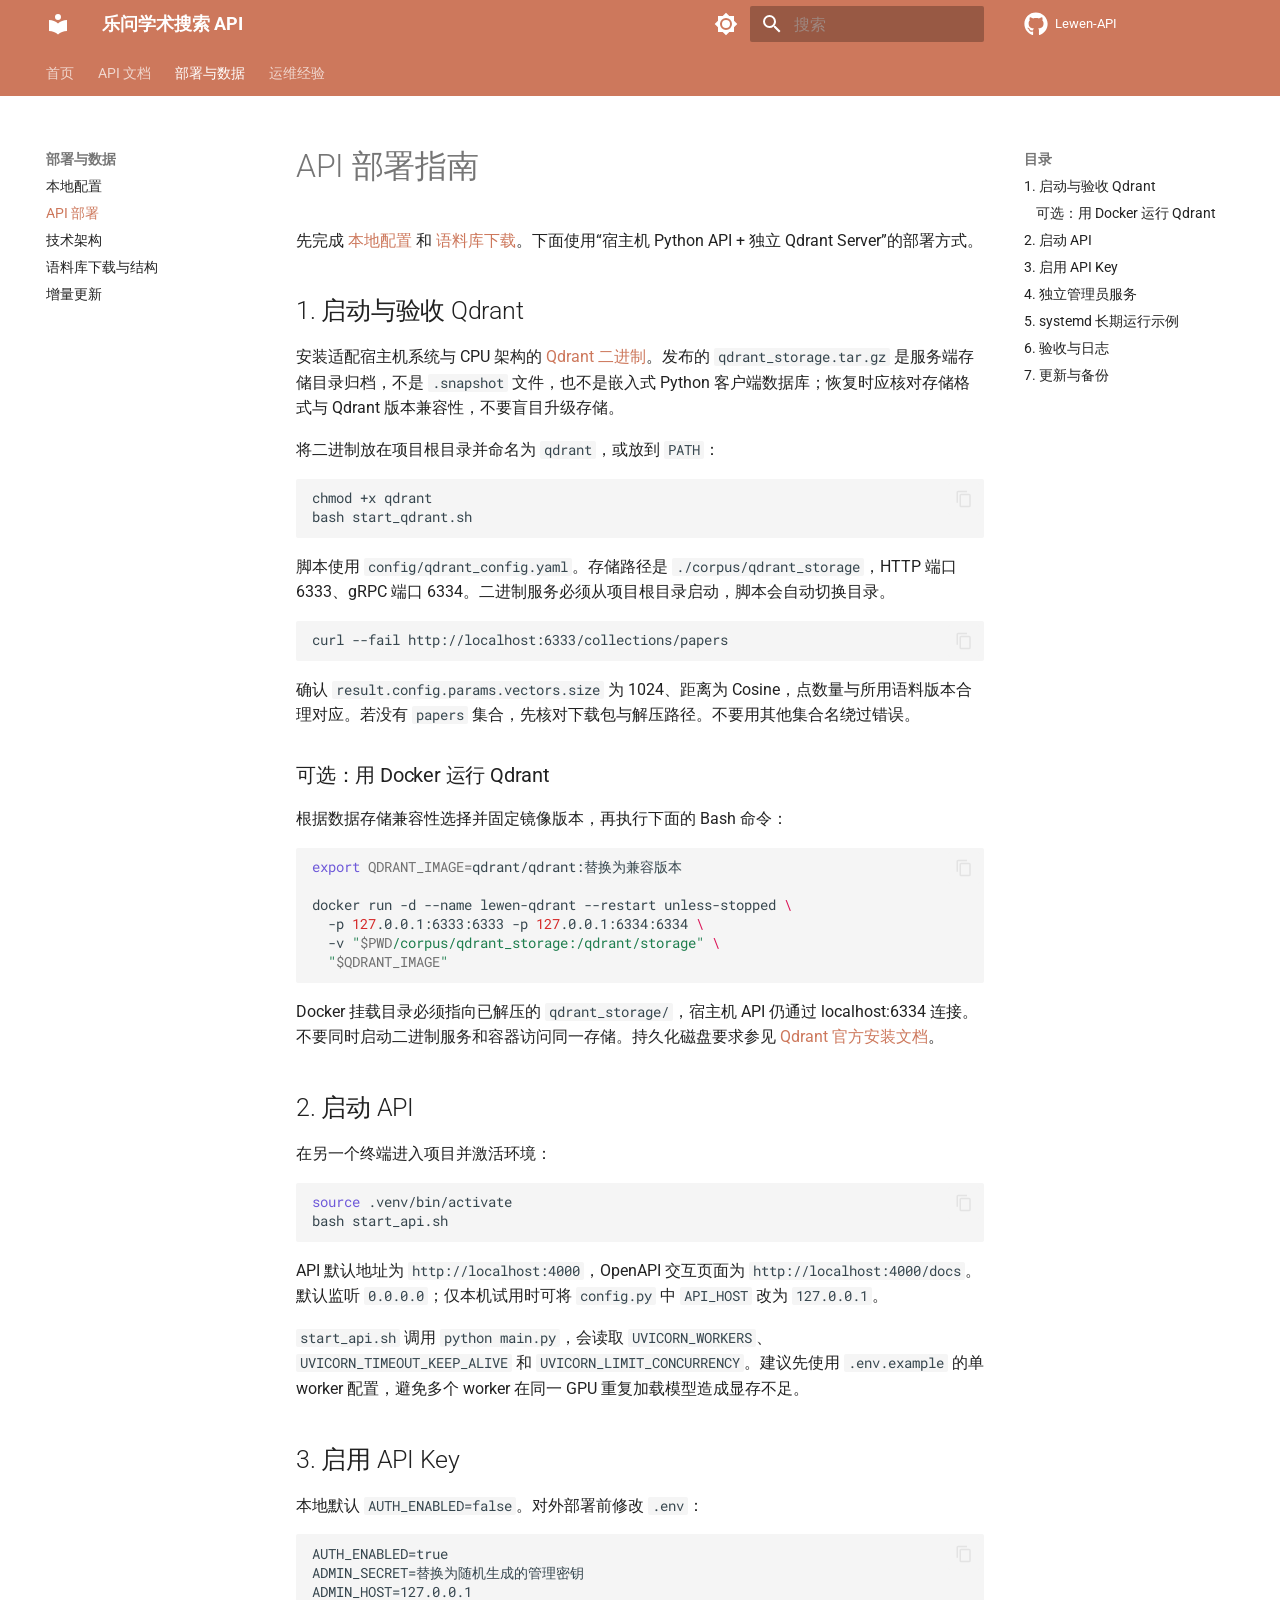
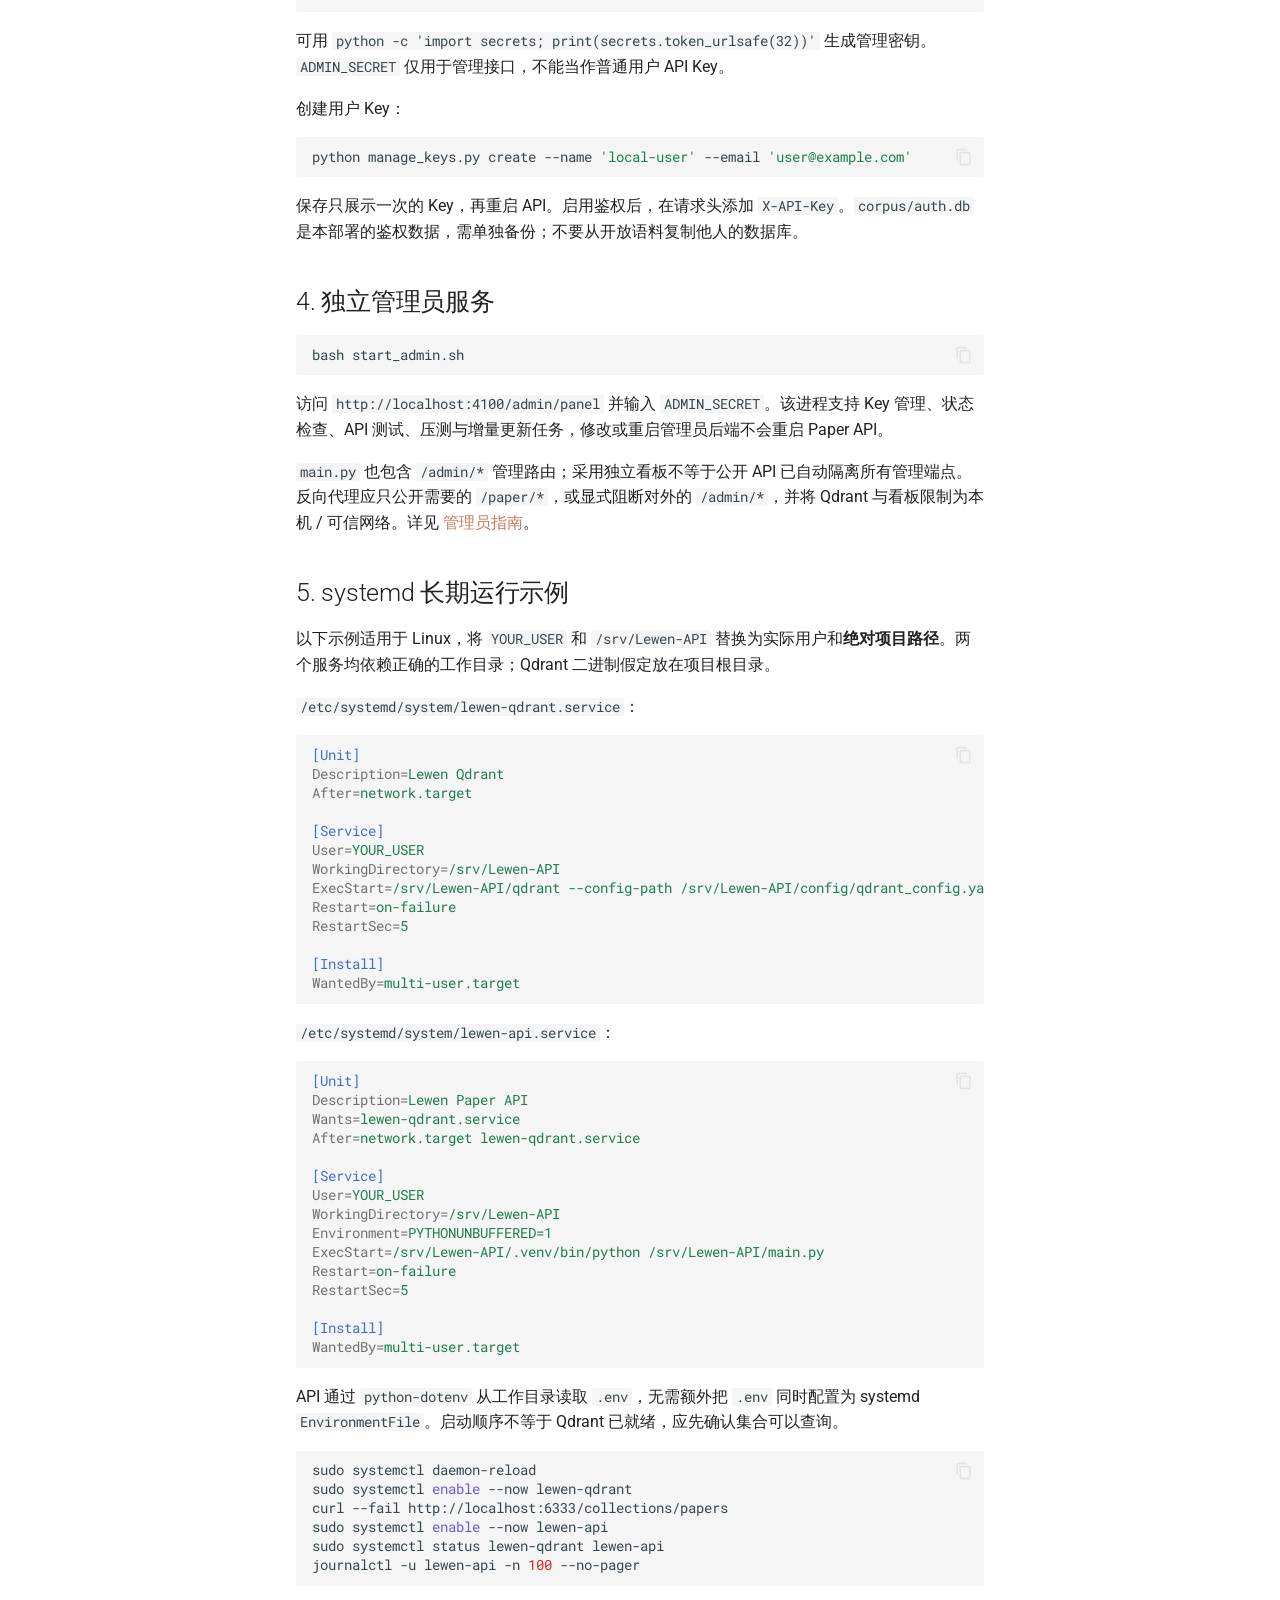
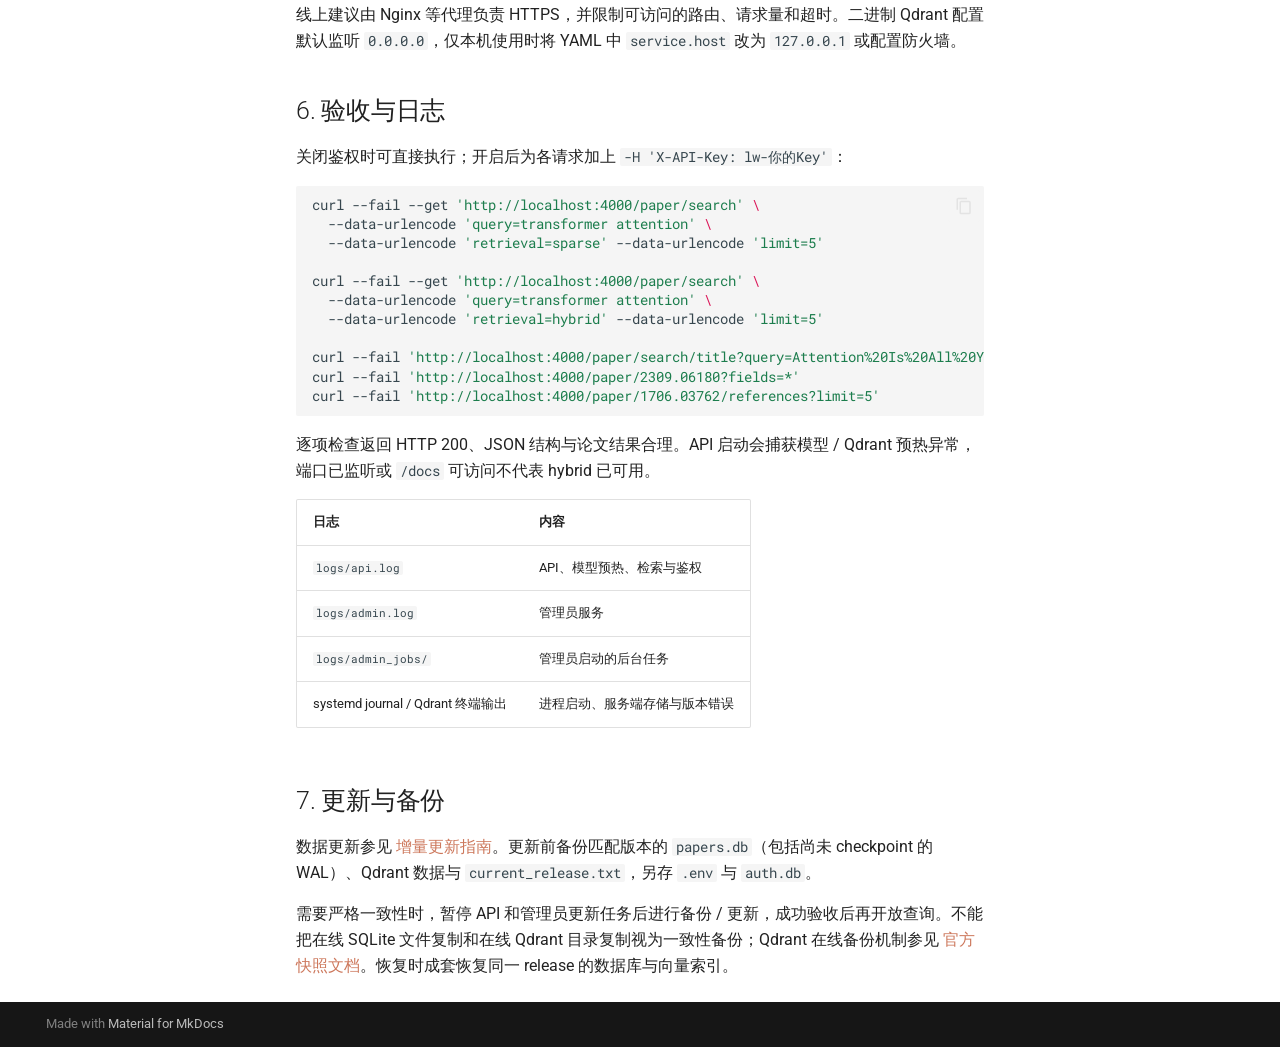
<file: deployment/index.html>
<!doctype html>
<html lang="zh" class="no-js">
  <head>
    
      <meta charset="utf-8">
      <meta name="viewport" content="width=device-width,initial-scale=1">
      
        <meta name="description" content="Lewen — 学术论文搜索 API 文档">
      
      
      
        <link rel="canonical" href="https://ustc-ai4science.github.io/Lewen-API/deployment/">
      
      
        <link rel="prev" href="../setup/">
      
      
        <link rel="next" href="../architecture/">
      
      
        
      
      
      <link rel="icon" href="../assets/images/favicon.png">
      <meta name="generator" content="mkdocs-1.6.1, mkdocs-material-9.7.7">
    
    
      
        <title>API 部署 - 乐问学术搜索 API</title>
      
    
    
      <link rel="stylesheet" href="../assets/stylesheets/main.ec1eaa64.min.css">
      
        
        <link rel="stylesheet" href="../assets/stylesheets/palette.ab4e12ef.min.css">
      
      


    
    
      
    
    
      
        
        
        <link rel="preconnect" href="https://fonts.gstatic.com" crossorigin>
        <link rel="stylesheet" href="https://fonts.googleapis.com/css?family=Roboto:300,300i,400,400i,700,700i%7CRoboto+Mono:400,400i,700,700i&display=fallback">
        <style>:root{--md-text-font:"Roboto";--md-code-font:"Roboto Mono"}</style>
      
    
    
      <link rel="stylesheet" href="../stylesheets/extra.css">
    
    <script>__md_scope=new URL("..",location),__md_hash=e=>[...e].reduce(((e,_)=>(e<<5)-e+_.charCodeAt(0)),0),__md_get=(e,_=localStorage,t=__md_scope)=>JSON.parse(_.getItem(t.pathname+"."+e)),__md_set=(e,_,t=localStorage,a=__md_scope)=>{try{t.setItem(a.pathname+"."+e,JSON.stringify(_))}catch(e){}}</script>
    
      

    
    
  </head>
  
  
    
    
      
    
    
    
    
    <body dir="ltr" data-md-color-scheme="default" data-md-color-primary="custom" data-md-color-accent="custom">
  
    
    <input class="md-toggle" data-md-toggle="drawer" type="checkbox" id="__drawer" autocomplete="off">
    <input class="md-toggle" data-md-toggle="search" type="checkbox" id="__search" autocomplete="off">
    <label class="md-overlay" for="__drawer"></label>
    <div data-md-component="skip">
      
        
        <a href="#api" class="md-skip">
          跳转至
        </a>
      
    </div>
    <div data-md-component="announce">
      
    </div>
    
    
      

<header class="md-header" data-md-component="header">
  <nav class="md-header__inner md-grid" aria-label="页眉">
    <a href=".." title="乐问学术搜索 API" class="md-header__button md-logo" aria-label="乐问学术搜索 API" data-md-component="logo">
      
  
  <svg xmlns="http://www.w3.org/2000/svg" viewBox="0 0 24 24"><path d="M12 8a3 3 0 0 0 3-3 3 3 0 0 0-3-3 3 3 0 0 0-3 3 3 3 0 0 0 3 3m0 3.54C9.64 9.35 6.5 8 3 8v11c3.5 0 6.64 1.35 9 3.54 2.36-2.19 5.5-3.54 9-3.54V8c-3.5 0-6.64 1.35-9 3.54"/></svg>

    </a>
    <label class="md-header__button md-icon" for="__drawer">
      
      <svg xmlns="http://www.w3.org/2000/svg" viewBox="0 0 24 24"><path d="M3 6h18v2H3zm0 5h18v2H3zm0 5h18v2H3z"/></svg>
    </label>
    <div class="md-header__title" data-md-component="header-title">
      <div class="md-header__ellipsis">
        <div class="md-header__topic">
          <span class="md-ellipsis">
            乐问学术搜索 API
          </span>
        </div>
        <div class="md-header__topic" data-md-component="header-topic">
          <span class="md-ellipsis">
            
              API 部署
            
          </span>
        </div>
      </div>
    </div>
    
      
        <form class="md-header__option" data-md-component="palette">
  
    
    
    
    <input class="md-option" data-md-color-media="(prefers-color-scheme: light)" data-md-color-scheme="default" data-md-color-primary="custom" data-md-color-accent="custom"  aria-label="切换到深色模式"  type="radio" name="__palette" id="__palette_0">
    
      <label class="md-header__button md-icon" title="切换到深色模式" for="__palette_1" hidden>
        <svg xmlns="http://www.w3.org/2000/svg" viewBox="0 0 24 24"><path d="M12 8a4 4 0 0 0-4 4 4 4 0 0 0 4 4 4 4 0 0 0 4-4 4 4 0 0 0-4-4m0 10a6 6 0 0 1-6-6 6 6 0 0 1 6-6 6 6 0 0 1 6 6 6 6 0 0 1-6 6m8-9.31V4h-4.69L12 .69 8.69 4H4v4.69L.69 12 4 15.31V20h4.69L12 23.31 15.31 20H20v-4.69L23.31 12z"/></svg>
      </label>
    
  
    
    
    
    <input class="md-option" data-md-color-media="(prefers-color-scheme: dark)" data-md-color-scheme="slate" data-md-color-primary="custom" data-md-color-accent="custom"  aria-label="切换到浅色模式"  type="radio" name="__palette" id="__palette_1">
    
      <label class="md-header__button md-icon" title="切换到浅色模式" for="__palette_0" hidden>
        <svg xmlns="http://www.w3.org/2000/svg" viewBox="0 0 24 24"><path d="M12 18c-.89 0-1.74-.2-2.5-.55C11.56 16.5 13 14.42 13 12s-1.44-4.5-3.5-5.45C10.26 6.2 11.11 6 12 6a6 6 0 0 1 6 6 6 6 0 0 1-6 6m8-9.31V4h-4.69L12 .69 8.69 4H4v4.69L.69 12 4 15.31V20h4.69L12 23.31 15.31 20H20v-4.69L23.31 12z"/></svg>
      </label>
    
  
</form>
      
    
    
      <script>var palette=__md_get("__palette");if(palette&&palette.color){if("(prefers-color-scheme)"===palette.color.media){var media=matchMedia("(prefers-color-scheme: light)"),input=document.querySelector(media.matches?"[data-md-color-media='(prefers-color-scheme: light)']":"[data-md-color-media='(prefers-color-scheme: dark)']");palette.color.media=input.getAttribute("data-md-color-media"),palette.color.scheme=input.getAttribute("data-md-color-scheme"),palette.color.primary=input.getAttribute("data-md-color-primary"),palette.color.accent=input.getAttribute("data-md-color-accent")}for(var[key,value]of Object.entries(palette.color))document.body.setAttribute("data-md-color-"+key,value)}</script>
    
    
    
      
      
        <label class="md-header__button md-icon" for="__search">
          
          <svg xmlns="http://www.w3.org/2000/svg" viewBox="0 0 24 24"><path d="M9.5 3A6.5 6.5 0 0 1 16 9.5c0 1.61-.59 3.09-1.56 4.23l.27.27h.79l5 5-1.5 1.5-5-5v-.79l-.27-.27A6.52 6.52 0 0 1 9.5 16 6.5 6.5 0 0 1 3 9.5 6.5 6.5 0 0 1 9.5 3m0 2C7 5 5 7 5 9.5S7 14 9.5 14 14 12 14 9.5 12 5 9.5 5"/></svg>
        </label>
        <div class="md-search" data-md-component="search" role="dialog">
  <label class="md-search__overlay" for="__search"></label>
  <div class="md-search__inner" role="search">
    <form class="md-search__form" name="search">
      <input type="text" class="md-search__input" name="query" aria-label="搜索" placeholder="搜索" autocapitalize="off" autocorrect="off" autocomplete="off" spellcheck="false" data-md-component="search-query" required>
      <label class="md-search__icon md-icon" for="__search">
        
        <svg xmlns="http://www.w3.org/2000/svg" viewBox="0 0 24 24"><path d="M9.5 3A6.5 6.5 0 0 1 16 9.5c0 1.61-.59 3.09-1.56 4.23l.27.27h.79l5 5-1.5 1.5-5-5v-.79l-.27-.27A6.52 6.52 0 0 1 9.5 16 6.5 6.5 0 0 1 3 9.5 6.5 6.5 0 0 1 9.5 3m0 2C7 5 5 7 5 9.5S7 14 9.5 14 14 12 14 9.5 12 5 9.5 5"/></svg>
        
        <svg xmlns="http://www.w3.org/2000/svg" viewBox="0 0 24 24"><path d="M20 11v2H8l5.5 5.5-1.42 1.42L4.16 12l7.92-7.92L13.5 5.5 8 11z"/></svg>
      </label>
      <nav class="md-search__options" aria-label="查找">
        
        <button type="reset" class="md-search__icon md-icon" title="清空当前内容" aria-label="清空当前内容" tabindex="-1">
          
          <svg xmlns="http://www.w3.org/2000/svg" viewBox="0 0 24 24"><path d="M19 6.41 17.59 5 12 10.59 6.41 5 5 6.41 10.59 12 5 17.59 6.41 19 12 13.41 17.59 19 19 17.59 13.41 12z"/></svg>
        </button>
      </nav>
      
        <div class="md-search__suggest" data-md-component="search-suggest"></div>
      
    </form>
    <div class="md-search__output">
      <div class="md-search__scrollwrap" tabindex="0" data-md-scrollfix>
        <div class="md-search-result" data-md-component="search-result">
          <div class="md-search-result__meta">
            正在初始化搜索引擎
          </div>
          <ol class="md-search-result__list" role="presentation"></ol>
        </div>
      </div>
    </div>
  </div>
</div>
      
    
    
      <div class="md-header__source">
        <a href="https://github.com/ustc-ai4science/Lewen-API" title="前往仓库" class="md-source" data-md-component="source">
  <div class="md-source__icon md-icon">
    
    <svg xmlns="http://www.w3.org/2000/svg" viewBox="0 0 512 512"><!--! Font Awesome Free 7.1.0 by @fontawesome - https://fontawesome.com License - https://fontawesome.com/license/free (Icons: CC BY 4.0, Fonts: SIL OFL 1.1, Code: MIT License) Copyright 2025 Fonticons, Inc.--><path d="M173.9 397.4c0 2-2.3 3.6-5.2 3.6-3.3.3-5.6-1.3-5.6-3.6 0-2 2.3-3.6 5.2-3.6 3-.3 5.6 1.3 5.6 3.6m-31.1-4.5c-.7 2 1.3 4.3 4.3 4.9 2.6 1 5.6 0 6.2-2s-1.3-4.3-4.3-5.2c-2.6-.7-5.5.3-6.2 2.3m44.2-1.7c-2.9.7-4.9 2.6-4.6 4.9.3 2 2.9 3.3 5.9 2.6 2.9-.7 4.9-2.6 4.6-4.6-.3-1.9-3-3.2-5.9-2.9M252.8 8C114.1 8 8 113.3 8 252c0 110.9 69.8 205.8 169.5 239.2 12.8 2.3 17.3-5.6 17.3-12.1 0-6.2-.3-40.4-.3-61.4 0 0-70 15-84.7-29.8 0 0-11.4-29.1-27.8-36.6 0 0-22.9-15.7 1.6-15.4 0 0 24.9 2 38.6 25.8 21.9 38.6 58.6 27.5 72.9 20.9 2.3-16 8.8-27.1 16-33.7-55.9-6.2-112.3-14.3-112.3-110.5 0-27.5 7.6-41.3 23.6-58.9-2.6-6.5-11.1-33.3 2.6-67.9 20.9-6.5 69 27 69 27 20-5.6 41.5-8.5 62.8-8.5s42.8 2.9 62.8 8.5c0 0 48.1-33.6 69-27 13.7 34.7 5.2 61.4 2.6 67.9 16 17.7 25.8 31.5 25.8 58.9 0 96.5-58.9 104.2-114.8 110.5 9.2 7.9 17 22.9 17 46.4 0 33.7-.3 75.4-.3 83.6 0 6.5 4.6 14.4 17.3 12.1C436.2 457.8 504 362.9 504 252 504 113.3 391.5 8 252.8 8M105.2 352.9c-1.3 1-1 3.3.7 5.2 1.6 1.6 3.9 2.3 5.2 1 1.3-1 1-3.3-.7-5.2-1.6-1.6-3.9-2.3-5.2-1m-10.8-8.1c-.7 1.3.3 2.9 2.3 3.9 1.6 1 3.6.7 4.3-.7.7-1.3-.3-2.9-2.3-3.9-2-.6-3.6-.3-4.3.7m32.4 35.6c-1.6 1.3-1 4.3 1.3 6.2 2.3 2.3 5.2 2.6 6.5 1 1.3-1.3.7-4.3-1.3-6.2-2.2-2.3-5.2-2.6-6.5-1m-11.4-14.7c-1.6 1-1.6 3.6 0 5.9s4.3 3.3 5.6 2.3c1.6-1.3 1.6-3.9 0-6.2-1.4-2.3-4-3.3-5.6-2"/></svg>
  </div>
  <div class="md-source__repository">
    Lewen-API
  </div>
</a>
      </div>
    
  </nav>
  
</header>
    
    <div class="md-container" data-md-component="container">
      
      
        
          
            
<nav class="md-tabs" aria-label="标签" data-md-component="tabs">
  <div class="md-grid">
    <ul class="md-tabs__list">
      
        
  
  
  
  
    <li class="md-tabs__item">
      <a href=".." class="md-tabs__link">
        
  
  
    
  
  首页

      </a>
    </li>
  

      
        
  
  
  
  
    
    
      <li class="md-tabs__item">
        <a href="../api-zh/" class="md-tabs__link">
          
  
  
  API 文档

        </a>
      </li>
    
  

      
        
  
  
  
    
  
  
    
    
      <li class="md-tabs__item md-tabs__item--active">
        <a href="../setup/" class="md-tabs__link">
          
  
  
  部署与数据

        </a>
      </li>
    
  

      
        
  
  
  
  
    
    
      <li class="md-tabs__item">
        <a href="../api-key-admin/" class="md-tabs__link">
          
  
  
  运维经验

        </a>
      </li>
    
  

      
    </ul>
  </div>
</nav>
          
        
      
      <main class="md-main" data-md-component="main">
        <div class="md-main__inner md-grid">
          
            
              
              <div class="md-sidebar md-sidebar--primary" data-md-component="sidebar" data-md-type="navigation" >
                <div class="md-sidebar__scrollwrap">
                  <div class="md-sidebar__inner">
                    


  


<nav class="md-nav md-nav--primary md-nav--lifted" aria-label="导航栏" data-md-level="0">
  <label class="md-nav__title" for="__drawer">
    <a href=".." title="乐问学术搜索 API" class="md-nav__button md-logo" aria-label="乐问学术搜索 API" data-md-component="logo">
      
  
  <svg xmlns="http://www.w3.org/2000/svg" viewBox="0 0 24 24"><path d="M12 8a3 3 0 0 0 3-3 3 3 0 0 0-3-3 3 3 0 0 0-3 3 3 3 0 0 0 3 3m0 3.54C9.64 9.35 6.5 8 3 8v11c3.5 0 6.64 1.35 9 3.54 2.36-2.19 5.5-3.54 9-3.54V8c-3.5 0-6.64 1.35-9 3.54"/></svg>

    </a>
    乐问学术搜索 API
  </label>
  
    <div class="md-nav__source">
      <a href="https://github.com/ustc-ai4science/Lewen-API" title="前往仓库" class="md-source" data-md-component="source">
  <div class="md-source__icon md-icon">
    
    <svg xmlns="http://www.w3.org/2000/svg" viewBox="0 0 512 512"><!--! Font Awesome Free 7.1.0 by @fontawesome - https://fontawesome.com License - https://fontawesome.com/license/free (Icons: CC BY 4.0, Fonts: SIL OFL 1.1, Code: MIT License) Copyright 2025 Fonticons, Inc.--><path d="M173.9 397.4c0 2-2.3 3.6-5.2 3.6-3.3.3-5.6-1.3-5.6-3.6 0-2 2.3-3.6 5.2-3.6 3-.3 5.6 1.3 5.6 3.6m-31.1-4.5c-.7 2 1.3 4.3 4.3 4.9 2.6 1 5.6 0 6.2-2s-1.3-4.3-4.3-5.2c-2.6-.7-5.5.3-6.2 2.3m44.2-1.7c-2.9.7-4.9 2.6-4.6 4.9.3 2 2.9 3.3 5.9 2.6 2.9-.7 4.9-2.6 4.6-4.6-.3-1.9-3-3.2-5.9-2.9M252.8 8C114.1 8 8 113.3 8 252c0 110.9 69.8 205.8 169.5 239.2 12.8 2.3 17.3-5.6 17.3-12.1 0-6.2-.3-40.4-.3-61.4 0 0-70 15-84.7-29.8 0 0-11.4-29.1-27.8-36.6 0 0-22.9-15.7 1.6-15.4 0 0 24.9 2 38.6 25.8 21.9 38.6 58.6 27.5 72.9 20.9 2.3-16 8.8-27.1 16-33.7-55.9-6.2-112.3-14.3-112.3-110.5 0-27.5 7.6-41.3 23.6-58.9-2.6-6.5-11.1-33.3 2.6-67.9 20.9-6.5 69 27 69 27 20-5.6 41.5-8.5 62.8-8.5s42.8 2.9 62.8 8.5c0 0 48.1-33.6 69-27 13.7 34.7 5.2 61.4 2.6 67.9 16 17.7 25.8 31.5 25.8 58.9 0 96.5-58.9 104.2-114.8 110.5 9.2 7.9 17 22.9 17 46.4 0 33.7-.3 75.4-.3 83.6 0 6.5 4.6 14.4 17.3 12.1C436.2 457.8 504 362.9 504 252 504 113.3 391.5 8 252.8 8M105.2 352.9c-1.3 1-1 3.3.7 5.2 1.6 1.6 3.9 2.3 5.2 1 1.3-1 1-3.3-.7-5.2-1.6-1.6-3.9-2.3-5.2-1m-10.8-8.1c-.7 1.3.3 2.9 2.3 3.9 1.6 1 3.6.7 4.3-.7.7-1.3-.3-2.9-2.3-3.9-2-.6-3.6-.3-4.3.7m32.4 35.6c-1.6 1.3-1 4.3 1.3 6.2 2.3 2.3 5.2 2.6 6.5 1 1.3-1.3.7-4.3-1.3-6.2-2.2-2.3-5.2-2.6-6.5-1m-11.4-14.7c-1.6 1-1.6 3.6 0 5.9s4.3 3.3 5.6 2.3c1.6-1.3 1.6-3.9 0-6.2-1.4-2.3-4-3.3-5.6-2"/></svg>
  </div>
  <div class="md-source__repository">
    Lewen-API
  </div>
</a>
    </div>
  
  <ul class="md-nav__list" data-md-scrollfix>
    
      
      
  
  
  
  
    <li class="md-nav__item">
      <a href=".." class="md-nav__link">
        
  
  
  <span class="md-ellipsis">
    
  
    首页
  

    
  </span>
  
  

      </a>
    </li>
  

    
      
      
  
  
  
  
    
    
    
    
      
      
        
      
    
    
    <li class="md-nav__item md-nav__item--nested">
      
        
        
          
        
        <input class="md-nav__toggle md-toggle md-toggle--indeterminate" type="checkbox" id="__nav_2" >
        
          
          <label class="md-nav__link" for="__nav_2" id="__nav_2_label" tabindex="0">
            
  
  
  <span class="md-ellipsis">
    
  
    API 文档
  

    
  </span>
  
  

            <span class="md-nav__icon md-icon"></span>
          </label>
        
        <nav class="md-nav" data-md-level="1" aria-labelledby="__nav_2_label" aria-expanded="false">
          <label class="md-nav__title" for="__nav_2">
            <span class="md-nav__icon md-icon"></span>
            
  
    API 文档
  

          </label>
          <ul class="md-nav__list" data-md-scrollfix>
            
              
                
  
  
  
  
    <li class="md-nav__item">
      <a href="../api-zh/" class="md-nav__link">
        
  
  
  <span class="md-ellipsis">
    
  
    API 参考 (中文)
  

    
  </span>
  
  

      </a>
    </li>
  

              
            
              
                
  
  
  
  
    <li class="md-nav__item">
      <a href="../api-en/" class="md-nav__link">
        
  
  
  <span class="md-ellipsis">
    
  
    API Reference (EN)
  

    
  </span>
  
  

      </a>
    </li>
  

              
            
          </ul>
        </nav>
      
    </li>
  

    
      
      
  
  
    
  
  
  
    
    
    
    
      
        
        
      
      
        
      
    
    
    <li class="md-nav__item md-nav__item--active md-nav__item--section md-nav__item--nested">
      
        
        
        <input class="md-nav__toggle md-toggle " type="checkbox" id="__nav_3" checked>
        
          
          <label class="md-nav__link" for="__nav_3" id="__nav_3_label" tabindex="">
            
  
  
  <span class="md-ellipsis">
    
  
    部署与数据
  

    
  </span>
  
  

            <span class="md-nav__icon md-icon"></span>
          </label>
        
        <nav class="md-nav" data-md-level="1" aria-labelledby="__nav_3_label" aria-expanded="true">
          <label class="md-nav__title" for="__nav_3">
            <span class="md-nav__icon md-icon"></span>
            
  
    部署与数据
  

          </label>
          <ul class="md-nav__list" data-md-scrollfix>
            
              
                
  
  
  
  
    <li class="md-nav__item">
      <a href="../setup/" class="md-nav__link">
        
  
  
  <span class="md-ellipsis">
    
  
    本地配置
  

    
  </span>
  
  

      </a>
    </li>
  

              
            
              
                
  
  
    
  
  
  
    <li class="md-nav__item md-nav__item--active">
      
      <input class="md-nav__toggle md-toggle" type="checkbox" id="__toc">
      
      
        
      
      
        <label class="md-nav__link md-nav__link--active" for="__toc">
          
  
  
  <span class="md-ellipsis">
    
  
    API 部署
  

    
  </span>
  
  

          <span class="md-nav__icon md-icon"></span>
        </label>
      
      <a href="./" class="md-nav__link md-nav__link--active">
        
  
  
  <span class="md-ellipsis">
    
  
    API 部署
  

    
  </span>
  
  

      </a>
      
        

<nav class="md-nav md-nav--secondary" aria-label="目录">
  
  
  
    
  
  
    <label class="md-nav__title" for="__toc">
      <span class="md-nav__icon md-icon"></span>
      目录
    </label>
    <ul class="md-nav__list" data-md-component="toc" data-md-scrollfix>
      
        <li class="md-nav__item">
  <a href="#1-qdrant" class="md-nav__link">
    <span class="md-ellipsis">
      
        1. 启动与验收 Qdrant
      
    </span>
  </a>
  
    <nav class="md-nav" aria-label="1. 启动与验收 Qdrant">
      <ul class="md-nav__list">
        
          <li class="md-nav__item">
  <a href="#docker-qdrant" class="md-nav__link">
    <span class="md-ellipsis">
      
        可选：用 Docker 运行 Qdrant
      
    </span>
  </a>
  
</li>
        
      </ul>
    </nav>
  
</li>
      
        <li class="md-nav__item">
  <a href="#2-api" class="md-nav__link">
    <span class="md-ellipsis">
      
        2. 启动 API
      
    </span>
  </a>
  
</li>
      
        <li class="md-nav__item">
  <a href="#3-api-key" class="md-nav__link">
    <span class="md-ellipsis">
      
        3. 启用 API Key
      
    </span>
  </a>
  
</li>
      
        <li class="md-nav__item">
  <a href="#4" class="md-nav__link">
    <span class="md-ellipsis">
      
        4. 独立管理员服务
      
    </span>
  </a>
  
</li>
      
        <li class="md-nav__item">
  <a href="#5-systemd" class="md-nav__link">
    <span class="md-ellipsis">
      
        5. systemd 长期运行示例
      
    </span>
  </a>
  
</li>
      
        <li class="md-nav__item">
  <a href="#6" class="md-nav__link">
    <span class="md-ellipsis">
      
        6. 验收与日志
      
    </span>
  </a>
  
</li>
      
        <li class="md-nav__item">
  <a href="#7" class="md-nav__link">
    <span class="md-ellipsis">
      
        7. 更新与备份
      
    </span>
  </a>
  
</li>
      
    </ul>
  
</nav>
      
    </li>
  

              
            
              
                
  
  
  
  
    <li class="md-nav__item">
      <a href="../architecture/" class="md-nav__link">
        
  
  
  <span class="md-ellipsis">
    
  
    技术架构
  

    
  </span>
  
  

      </a>
    </li>
  

              
            
              
                
  
  
  
  
    <li class="md-nav__item">
      <a href="../data/" class="md-nav__link">
        
  
  
  <span class="md-ellipsis">
    
  
    语料库下载与结构
  

    
  </span>
  
  

      </a>
    </li>
  

              
            
              
                
  
  
  
  
    <li class="md-nav__item">
      <a href="../incremental-update/" class="md-nav__link">
        
  
  
  <span class="md-ellipsis">
    
  
    增量更新
  

    
  </span>
  
  

      </a>
    </li>
  

              
            
          </ul>
        </nav>
      
    </li>
  

    
      
      
  
  
  
  
    
    
    
    
      
      
        
      
    
    
    <li class="md-nav__item md-nav__item--nested">
      
        
        
          
        
        <input class="md-nav__toggle md-toggle md-toggle--indeterminate" type="checkbox" id="__nav_4" >
        
          
          <label class="md-nav__link" for="__nav_4" id="__nav_4_label" tabindex="0">
            
  
  
  <span class="md-ellipsis">
    
  
    运维经验
  

    
  </span>
  
  

            <span class="md-nav__icon md-icon"></span>
          </label>
        
        <nav class="md-nav" data-md-level="1" aria-labelledby="__nav_4_label" aria-expanded="false">
          <label class="md-nav__title" for="__nav_4">
            <span class="md-nav__icon md-icon"></span>
            
  
    运维经验
  

          </label>
          <ul class="md-nav__list" data-md-scrollfix>
            
              
                
  
  
  
  
    <li class="md-nav__item">
      <a href="../api-key-admin/" class="md-nav__link">
        
  
  
  <span class="md-ellipsis">
    
  
    管理员运维指南
  

    
  </span>
  
  

      </a>
    </li>
  

              
            
              
                
  
  
  
  
    <li class="md-nav__item">
      <a href="../performance-lessons/" class="md-nav__link">
        
  
  
  <span class="md-ellipsis">
    
  
    性能调优踩坑记录
  

    
  </span>
  
  

      </a>
    </li>
  

              
            
          </ul>
        </nav>
      
    </li>
  

    
  </ul>
</nav>
                  </div>
                </div>
              </div>
            
            
              
              <div class="md-sidebar md-sidebar--secondary" data-md-component="sidebar" data-md-type="toc" >
                <div class="md-sidebar__scrollwrap">
                  <div class="md-sidebar__inner">
                    

<nav class="md-nav md-nav--secondary" aria-label="目录">
  
  
  
    
  
  
    <label class="md-nav__title" for="__toc">
      <span class="md-nav__icon md-icon"></span>
      目录
    </label>
    <ul class="md-nav__list" data-md-component="toc" data-md-scrollfix>
      
        <li class="md-nav__item">
  <a href="#1-qdrant" class="md-nav__link">
    <span class="md-ellipsis">
      
        1. 启动与验收 Qdrant
      
    </span>
  </a>
  
    <nav class="md-nav" aria-label="1. 启动与验收 Qdrant">
      <ul class="md-nav__list">
        
          <li class="md-nav__item">
  <a href="#docker-qdrant" class="md-nav__link">
    <span class="md-ellipsis">
      
        可选：用 Docker 运行 Qdrant
      
    </span>
  </a>
  
</li>
        
      </ul>
    </nav>
  
</li>
      
        <li class="md-nav__item">
  <a href="#2-api" class="md-nav__link">
    <span class="md-ellipsis">
      
        2. 启动 API
      
    </span>
  </a>
  
</li>
      
        <li class="md-nav__item">
  <a href="#3-api-key" class="md-nav__link">
    <span class="md-ellipsis">
      
        3. 启用 API Key
      
    </span>
  </a>
  
</li>
      
        <li class="md-nav__item">
  <a href="#4" class="md-nav__link">
    <span class="md-ellipsis">
      
        4. 独立管理员服务
      
    </span>
  </a>
  
</li>
      
        <li class="md-nav__item">
  <a href="#5-systemd" class="md-nav__link">
    <span class="md-ellipsis">
      
        5. systemd 长期运行示例
      
    </span>
  </a>
  
</li>
      
        <li class="md-nav__item">
  <a href="#6" class="md-nav__link">
    <span class="md-ellipsis">
      
        6. 验收与日志
      
    </span>
  </a>
  
</li>
      
        <li class="md-nav__item">
  <a href="#7" class="md-nav__link">
    <span class="md-ellipsis">
      
        7. 更新与备份
      
    </span>
  </a>
  
</li>
      
    </ul>
  
</nav>
                  </div>
                </div>
              </div>
            
          
          
            <div class="md-content" data-md-component="content">
              
              <article class="md-content__inner md-typeset">
                
                  


  
  


<h1 id="api">API 部署指南<a class="headerlink" href="#api" title="Permanent link">&para;</a></h1>
<p>先完成 <a href="../setup/">本地配置</a> 和 <a href="../data/">语料库下载</a>。下面使用“宿主机 Python API + 独立 Qdrant Server”的部署方式。</p>
<h2 id="1-qdrant">1. 启动与验收 Qdrant<a class="headerlink" href="#1-qdrant" title="Permanent link">&para;</a></h2>
<p>安装适配宿主机系统与 CPU 架构的 <a href="https://github.com/qdrant/qdrant/releases">Qdrant 二进制</a>。发布的 <code>qdrant_storage.tar.gz</code> 是服务端存储目录归档，不是 <code>.snapshot</code> 文件，也不是嵌入式 Python 客户端数据库；恢复时应核对存储格式与 Qdrant 版本兼容性，不要盲目升级存储。</p>
<p>将二进制放在项目根目录并命名为 <code>qdrant</code>，或放到 <code>PATH</code>：</p>
<div class="highlight"><pre><span></span><code><a id="__codelineno-0-1" name="__codelineno-0-1" href="#__codelineno-0-1"></a>chmod<span class="w"> </span>+x<span class="w"> </span>qdrant
<a id="__codelineno-0-2" name="__codelineno-0-2" href="#__codelineno-0-2"></a>bash<span class="w"> </span>start_qdrant.sh
</code></pre></div>
<p>脚本使用 <code>config/qdrant_config.yaml</code>。存储路径是 <code>./corpus/qdrant_storage</code>，HTTP 端口 6333、gRPC 端口 6334。二进制服务必须从项目根目录启动，脚本会自动切换目录。</p>
<div class="highlight"><pre><span></span><code><a id="__codelineno-1-1" name="__codelineno-1-1" href="#__codelineno-1-1"></a>curl<span class="w"> </span>--fail<span class="w"> </span>http://localhost:6333/collections/papers
</code></pre></div>
<p>确认 <code>result.config.params.vectors.size</code> 为 1024、距离为 Cosine，点数量与所用语料版本合理对应。若没有 <code>papers</code> 集合，先核对下载包与解压路径。不要用其他集合名绕过错误。</p>
<h3 id="docker-qdrant">可选：用 Docker 运行 Qdrant<a class="headerlink" href="#docker-qdrant" title="Permanent link">&para;</a></h3>
<p>根据数据存储兼容性选择并固定镜像版本，再执行下面的 Bash 命令：</p>
<div class="highlight"><pre><span></span><code><a id="__codelineno-2-1" name="__codelineno-2-1" href="#__codelineno-2-1"></a><span class="nb">export</span><span class="w"> </span><span class="nv">QDRANT_IMAGE</span><span class="o">=</span>qdrant/qdrant:替换为兼容版本
<a id="__codelineno-2-2" name="__codelineno-2-2" href="#__codelineno-2-2"></a>
<a id="__codelineno-2-3" name="__codelineno-2-3" href="#__codelineno-2-3"></a>docker<span class="w"> </span>run<span class="w"> </span>-d<span class="w"> </span>--name<span class="w"> </span>lewen-qdrant<span class="w"> </span>--restart<span class="w"> </span>unless-stopped<span class="w"> </span><span class="se">\</span>
<a id="__codelineno-2-4" name="__codelineno-2-4" href="#__codelineno-2-4"></a><span class="w">  </span>-p<span class="w"> </span><span class="m">127</span>.0.0.1:6333:6333<span class="w"> </span>-p<span class="w"> </span><span class="m">127</span>.0.0.1:6334:6334<span class="w"> </span><span class="se">\</span>
<a id="__codelineno-2-5" name="__codelineno-2-5" href="#__codelineno-2-5"></a><span class="w">  </span>-v<span class="w"> </span><span class="s2">"</span><span class="nv">$PWD</span><span class="s2">/corpus/qdrant_storage:/qdrant/storage"</span><span class="w"> </span><span class="se">\</span>
<a id="__codelineno-2-6" name="__codelineno-2-6" href="#__codelineno-2-6"></a><span class="w">  </span><span class="s2">"</span><span class="nv">$QDRANT_IMAGE</span><span class="s2">"</span>
</code></pre></div>
<p>Docker 挂载目录必须指向已解压的 <code>qdrant_storage/</code>，宿主机 API 仍通过 localhost:6334 连接。不要同时启动二进制服务和容器访问同一存储。持久化磁盘要求参见 <a href="https://qdrant.tech/documentation/installation/">Qdrant 官方安装文档</a>。</p>
<h2 id="2-api">2. 启动 API<a class="headerlink" href="#2-api" title="Permanent link">&para;</a></h2>
<p>在另一个终端进入项目并激活环境：</p>
<div class="highlight"><pre><span></span><code><a id="__codelineno-3-1" name="__codelineno-3-1" href="#__codelineno-3-1"></a><span class="nb">source</span><span class="w"> </span>.venv/bin/activate
<a id="__codelineno-3-2" name="__codelineno-3-2" href="#__codelineno-3-2"></a>bash<span class="w"> </span>start_api.sh
</code></pre></div>
<p>API 默认地址为 <code>http://localhost:4000</code>，OpenAPI 交互页面为 <code>http://localhost:4000/docs</code>。默认监听 <code>0.0.0.0</code>；仅本机试用时可将 <code>config.py</code> 中 <code>API_HOST</code> 改为 <code>127.0.0.1</code>。</p>
<p><code>start_api.sh</code> 调用 <code>python main.py</code>，会读取 <code>UVICORN_WORKERS</code>、<code>UVICORN_TIMEOUT_KEEP_ALIVE</code> 和 <code>UVICORN_LIMIT_CONCURRENCY</code>。建议先使用 <code>.env.example</code> 的单 worker 配置，避免多个 worker 在同一 GPU 重复加载模型造成显存不足。</p>
<h2 id="3-api-key">3. 启用 API Key<a class="headerlink" href="#3-api-key" title="Permanent link">&para;</a></h2>
<p>本地默认 <code>AUTH_ENABLED=false</code>。对外部署前修改 <code>.env</code>：</p>
<div class="highlight"><pre><span></span><code><a id="__codelineno-4-1" name="__codelineno-4-1" href="#__codelineno-4-1"></a>AUTH_ENABLED=true
<a id="__codelineno-4-2" name="__codelineno-4-2" href="#__codelineno-4-2"></a>ADMIN_SECRET=替换为随机生成的管理密钥
<a id="__codelineno-4-3" name="__codelineno-4-3" href="#__codelineno-4-3"></a>ADMIN_HOST=127.0.0.1
</code></pre></div>
<p>可用 <code>python -c 'import secrets; print(secrets.token_urlsafe(32))'</code> 生成管理密钥。<code>ADMIN_SECRET</code> 仅用于管理接口，不能当作普通用户 API Key。</p>
<p>创建用户 Key：</p>
<div class="highlight"><pre><span></span><code><a id="__codelineno-5-1" name="__codelineno-5-1" href="#__codelineno-5-1"></a>python<span class="w"> </span>manage_keys.py<span class="w"> </span>create<span class="w"> </span>--name<span class="w"> </span><span class="s1">'local-user'</span><span class="w"> </span>--email<span class="w"> </span><span class="s1">'user@example.com'</span>
</code></pre></div>
<p>保存只展示一次的 Key，再重启 API。启用鉴权后，在请求头添加 <code>X-API-Key</code>。<code>corpus/auth.db</code> 是本部署的鉴权数据，需单独备份；不要从开放语料复制他人的数据库。</p>
<h2 id="4">4. 独立管理员服务<a class="headerlink" href="#4" title="Permanent link">&para;</a></h2>
<div class="highlight"><pre><span></span><code><a id="__codelineno-6-1" name="__codelineno-6-1" href="#__codelineno-6-1"></a>bash<span class="w"> </span>start_admin.sh
</code></pre></div>
<p>访问 <code>http://localhost:4100/admin/panel</code> 并输入 <code>ADMIN_SECRET</code>。该进程支持 Key 管理、状态检查、API 测试、压测与增量更新任务，修改或重启管理员后端不会重启 Paper API。</p>
<p><code>main.py</code> 也包含 <code>/admin/*</code> 管理路由；采用独立看板不等于公开 API 已自动隔离所有管理端点。反向代理应只公开需要的 <code>/paper/*</code>，或显式阻断对外的 <code>/admin/*</code>，并将 Qdrant 与看板限制为本机 / 可信网络。详见 <a href="../api-key-admin/">管理员指南</a>。</p>
<h2 id="5-systemd">5. systemd 长期运行示例<a class="headerlink" href="#5-systemd" title="Permanent link">&para;</a></h2>
<p>以下示例适用于 Linux，将 <code>YOUR_USER</code> 和 <code>/srv/Lewen-API</code> 替换为实际用户和<strong>绝对项目路径</strong>。两个服务均依赖正确的工作目录；Qdrant 二进制假定放在项目根目录。</p>
<p><code>/etc/systemd/system/lewen-qdrant.service</code>：</p>
<div class="highlight"><pre><span></span><code><a id="__codelineno-7-1" name="__codelineno-7-1" href="#__codelineno-7-1"></a><span class="k">[Unit]</span>
<a id="__codelineno-7-2" name="__codelineno-7-2" href="#__codelineno-7-2"></a><span class="na">Description</span><span class="o">=</span><span class="s">Lewen Qdrant</span>
<a id="__codelineno-7-3" name="__codelineno-7-3" href="#__codelineno-7-3"></a><span class="na">After</span><span class="o">=</span><span class="s">network.target</span>
<a id="__codelineno-7-4" name="__codelineno-7-4" href="#__codelineno-7-4"></a>
<a id="__codelineno-7-5" name="__codelineno-7-5" href="#__codelineno-7-5"></a><span class="k">[Service]</span>
<a id="__codelineno-7-6" name="__codelineno-7-6" href="#__codelineno-7-6"></a><span class="na">User</span><span class="o">=</span><span class="s">YOUR_USER</span>
<a id="__codelineno-7-7" name="__codelineno-7-7" href="#__codelineno-7-7"></a><span class="na">WorkingDirectory</span><span class="o">=</span><span class="s">/srv/Lewen-API</span>
<a id="__codelineno-7-8" name="__codelineno-7-8" href="#__codelineno-7-8"></a><span class="na">ExecStart</span><span class="o">=</span><span class="s">/srv/Lewen-API/qdrant --config-path /srv/Lewen-API/config/qdrant_config.yaml</span>
<a id="__codelineno-7-9" name="__codelineno-7-9" href="#__codelineno-7-9"></a><span class="na">Restart</span><span class="o">=</span><span class="s">on-failure</span>
<a id="__codelineno-7-10" name="__codelineno-7-10" href="#__codelineno-7-10"></a><span class="na">RestartSec</span><span class="o">=</span><span class="s">5</span>
<a id="__codelineno-7-11" name="__codelineno-7-11" href="#__codelineno-7-11"></a>
<a id="__codelineno-7-12" name="__codelineno-7-12" href="#__codelineno-7-12"></a><span class="k">[Install]</span>
<a id="__codelineno-7-13" name="__codelineno-7-13" href="#__codelineno-7-13"></a><span class="na">WantedBy</span><span class="o">=</span><span class="s">multi-user.target</span>
</code></pre></div>
<p><code>/etc/systemd/system/lewen-api.service</code>：</p>
<div class="highlight"><pre><span></span><code><a id="__codelineno-8-1" name="__codelineno-8-1" href="#__codelineno-8-1"></a><span class="k">[Unit]</span>
<a id="__codelineno-8-2" name="__codelineno-8-2" href="#__codelineno-8-2"></a><span class="na">Description</span><span class="o">=</span><span class="s">Lewen Paper API</span>
<a id="__codelineno-8-3" name="__codelineno-8-3" href="#__codelineno-8-3"></a><span class="na">Wants</span><span class="o">=</span><span class="s">lewen-qdrant.service</span>
<a id="__codelineno-8-4" name="__codelineno-8-4" href="#__codelineno-8-4"></a><span class="na">After</span><span class="o">=</span><span class="s">network.target lewen-qdrant.service</span>
<a id="__codelineno-8-5" name="__codelineno-8-5" href="#__codelineno-8-5"></a>
<a id="__codelineno-8-6" name="__codelineno-8-6" href="#__codelineno-8-6"></a><span class="k">[Service]</span>
<a id="__codelineno-8-7" name="__codelineno-8-7" href="#__codelineno-8-7"></a><span class="na">User</span><span class="o">=</span><span class="s">YOUR_USER</span>
<a id="__codelineno-8-8" name="__codelineno-8-8" href="#__codelineno-8-8"></a><span class="na">WorkingDirectory</span><span class="o">=</span><span class="s">/srv/Lewen-API</span>
<a id="__codelineno-8-9" name="__codelineno-8-9" href="#__codelineno-8-9"></a><span class="na">Environment</span><span class="o">=</span><span class="s">PYTHONUNBUFFERED=1</span>
<a id="__codelineno-8-10" name="__codelineno-8-10" href="#__codelineno-8-10"></a><span class="na">ExecStart</span><span class="o">=</span><span class="s">/srv/Lewen-API/.venv/bin/python /srv/Lewen-API/main.py</span>
<a id="__codelineno-8-11" name="__codelineno-8-11" href="#__codelineno-8-11"></a><span class="na">Restart</span><span class="o">=</span><span class="s">on-failure</span>
<a id="__codelineno-8-12" name="__codelineno-8-12" href="#__codelineno-8-12"></a><span class="na">RestartSec</span><span class="o">=</span><span class="s">5</span>
<a id="__codelineno-8-13" name="__codelineno-8-13" href="#__codelineno-8-13"></a>
<a id="__codelineno-8-14" name="__codelineno-8-14" href="#__codelineno-8-14"></a><span class="k">[Install]</span>
<a id="__codelineno-8-15" name="__codelineno-8-15" href="#__codelineno-8-15"></a><span class="na">WantedBy</span><span class="o">=</span><span class="s">multi-user.target</span>
</code></pre></div>
<p>API 通过 <code>python-dotenv</code> 从工作目录读取 <code>.env</code>，无需额外把 <code>.env</code> 同时配置为 systemd <code>EnvironmentFile</code>。启动顺序不等于 Qdrant 已就绪，应先确认集合可以查询。</p>
<div class="highlight"><pre><span></span><code><a id="__codelineno-9-1" name="__codelineno-9-1" href="#__codelineno-9-1"></a>sudo<span class="w"> </span>systemctl<span class="w"> </span>daemon-reload
<a id="__codelineno-9-2" name="__codelineno-9-2" href="#__codelineno-9-2"></a>sudo<span class="w"> </span>systemctl<span class="w"> </span><span class="nb">enable</span><span class="w"> </span>--now<span class="w"> </span>lewen-qdrant
<a id="__codelineno-9-3" name="__codelineno-9-3" href="#__codelineno-9-3"></a>curl<span class="w"> </span>--fail<span class="w"> </span>http://localhost:6333/collections/papers
<a id="__codelineno-9-4" name="__codelineno-9-4" href="#__codelineno-9-4"></a>sudo<span class="w"> </span>systemctl<span class="w"> </span><span class="nb">enable</span><span class="w"> </span>--now<span class="w"> </span>lewen-api
<a id="__codelineno-9-5" name="__codelineno-9-5" href="#__codelineno-9-5"></a>sudo<span class="w"> </span>systemctl<span class="w"> </span>status<span class="w"> </span>lewen-qdrant<span class="w"> </span>lewen-api
<a id="__codelineno-9-6" name="__codelineno-9-6" href="#__codelineno-9-6"></a>journalctl<span class="w"> </span>-u<span class="w"> </span>lewen-api<span class="w"> </span>-n<span class="w"> </span><span class="m">100</span><span class="w"> </span>--no-pager
</code></pre></div>
<p>线上建议由 Nginx 等代理负责 HTTPS，并限制可访问的路由、请求量和超时。二进制 Qdrant 配置默认监听 <code>0.0.0.0</code>，仅本机使用时将 YAML 中 <code>service.host</code> 改为 <code>127.0.0.1</code> 或配置防火墙。</p>
<h2 id="6">6. 验收与日志<a class="headerlink" href="#6" title="Permanent link">&para;</a></h2>
<p>关闭鉴权时可直接执行；开启后为各请求加上 <code>-H 'X-API-Key: lw-你的Key'</code>：</p>
<div class="highlight"><pre><span></span><code><a id="__codelineno-10-1" name="__codelineno-10-1" href="#__codelineno-10-1"></a>curl<span class="w"> </span>--fail<span class="w"> </span>--get<span class="w"> </span><span class="s1">'http://localhost:4000/paper/search'</span><span class="w"> </span><span class="se">\</span>
<a id="__codelineno-10-2" name="__codelineno-10-2" href="#__codelineno-10-2"></a><span class="w">  </span>--data-urlencode<span class="w"> </span><span class="s1">'query=transformer attention'</span><span class="w"> </span><span class="se">\</span>
<a id="__codelineno-10-3" name="__codelineno-10-3" href="#__codelineno-10-3"></a><span class="w">  </span>--data-urlencode<span class="w"> </span><span class="s1">'retrieval=sparse'</span><span class="w"> </span>--data-urlencode<span class="w"> </span><span class="s1">'limit=5'</span>
<a id="__codelineno-10-4" name="__codelineno-10-4" href="#__codelineno-10-4"></a>
<a id="__codelineno-10-5" name="__codelineno-10-5" href="#__codelineno-10-5"></a>curl<span class="w"> </span>--fail<span class="w"> </span>--get<span class="w"> </span><span class="s1">'http://localhost:4000/paper/search'</span><span class="w"> </span><span class="se">\</span>
<a id="__codelineno-10-6" name="__codelineno-10-6" href="#__codelineno-10-6"></a><span class="w">  </span>--data-urlencode<span class="w"> </span><span class="s1">'query=transformer attention'</span><span class="w"> </span><span class="se">\</span>
<a id="__codelineno-10-7" name="__codelineno-10-7" href="#__codelineno-10-7"></a><span class="w">  </span>--data-urlencode<span class="w"> </span><span class="s1">'retrieval=hybrid'</span><span class="w"> </span>--data-urlencode<span class="w"> </span><span class="s1">'limit=5'</span>
<a id="__codelineno-10-8" name="__codelineno-10-8" href="#__codelineno-10-8"></a>
<a id="__codelineno-10-9" name="__codelineno-10-9" href="#__codelineno-10-9"></a>curl<span class="w"> </span>--fail<span class="w"> </span><span class="s1">'http://localhost:4000/paper/search/title?query=Attention%20Is%20All%20You%20Need&amp;limit=5'</span>
<a id="__codelineno-10-10" name="__codelineno-10-10" href="#__codelineno-10-10"></a>curl<span class="w"> </span>--fail<span class="w"> </span><span class="s1">'http://localhost:4000/paper/2309.06180?fields=*'</span>
<a id="__codelineno-10-11" name="__codelineno-10-11" href="#__codelineno-10-11"></a>curl<span class="w"> </span>--fail<span class="w"> </span><span class="s1">'http://localhost:4000/paper/1706.03762/references?limit=5'</span>
</code></pre></div>
<p>逐项检查返回 HTTP 200、JSON 结构与论文结果合理。API 启动会捕获模型 / Qdrant 预热异常，端口已监听或 <code>/docs</code> 可访问不代表 hybrid 已可用。</p>
<table>
<thead>
<tr>
<th>日志</th>
<th>内容</th>
</tr>
</thead>
<tbody>
<tr>
<td><code>logs/api.log</code></td>
<td>API、模型预热、检索与鉴权</td>
</tr>
<tr>
<td><code>logs/admin.log</code></td>
<td>管理员服务</td>
</tr>
<tr>
<td><code>logs/admin_jobs/</code></td>
<td>管理员启动的后台任务</td>
</tr>
<tr>
<td>systemd journal / Qdrant 终端输出</td>
<td>进程启动、服务端存储与版本错误</td>
</tr>
</tbody>
</table>
<h2 id="7">7. 更新与备份<a class="headerlink" href="#7" title="Permanent link">&para;</a></h2>
<p>数据更新参见 <a href="../incremental-update/">增量更新指南</a>。更新前备份匹配版本的 <code>papers.db</code>（包括尚未 checkpoint 的 WAL）、Qdrant 数据与 <code>current_release.txt</code>，另存 <code>.env</code> 与 <code>auth.db</code>。</p>
<p>需要严格一致性时，暂停 API 和管理员更新任务后进行备份 / 更新，成功验收后再开放查询。不能把在线 SQLite 文件复制和在线 Qdrant 目录复制视为一致性备份；Qdrant 在线备份机制参见 <a href="https://qdrant.tech/documentation/snapshots/">官方快照文档</a>。恢复时成套恢复同一 release 的数据库与向量索引。</p>












                
              </article>
            </div>
          
          
  <script>var tabs=__md_get("__tabs");if(Array.isArray(tabs))e:for(var set of document.querySelectorAll(".tabbed-set")){var labels=set.querySelector(".tabbed-labels");for(var tab of tabs)for(var label of labels.getElementsByTagName("label"))if(label.innerText.trim()===tab){var input=document.getElementById(label.htmlFor);input.checked=!0;continue e}}</script>

<script>var target=document.getElementById(location.hash.slice(1));target&&target.name&&(target.checked=target.name.startsWith("__tabbed_"))</script>
        </div>
        
          <button type="button" class="md-top md-icon" data-md-component="top" hidden>
  
  <svg xmlns="http://www.w3.org/2000/svg" viewBox="0 0 24 24"><path d="M13 20h-2V8l-5.5 5.5-1.42-1.42L12 4.16l7.92 7.92-1.42 1.42L13 8z"/></svg>
  回到页面顶部
</button>
        
      </main>
      
        <footer class="md-footer">
  
  <div class="md-footer-meta md-typeset">
    <div class="md-footer-meta__inner md-grid">
      <div class="md-copyright">
  
  
    Made with
    <a href="https://squidfunk.github.io/mkdocs-material/" target="_blank" rel="noopener">
      Material for MkDocs
    </a>
  
</div>
      
    </div>
  </div>
</footer>
      
    </div>
    <div class="md-dialog" data-md-component="dialog">
      <div class="md-dialog__inner md-typeset"></div>
    </div>
    
    
    
      
      
      <script id="__config" type="application/json">{"annotate": null, "base": "..", "features": ["navigation.tabs", "navigation.sections", "navigation.expand", "navigation.top", "search.highlight", "search.suggest", "content.code.copy", "content.tabs.link"], "search": "../assets/javascripts/workers/search.2c215733.min.js", "tags": null, "translations": {"clipboard.copied": "\u5df2\u590d\u5236", "clipboard.copy": "\u590d\u5236", "search.result.more.one": "\u5728\u8be5\u9875\u4e0a\u8fd8\u6709 1 \u4e2a\u7b26\u5408\u6761\u4ef6\u7684\u7ed3\u679c", "search.result.more.other": "\u5728\u8be5\u9875\u4e0a\u8fd8\u6709 # \u4e2a\u7b26\u5408\u6761\u4ef6\u7684\u7ed3\u679c", "search.result.none": "\u6ca1\u6709\u627e\u5230\u7b26\u5408\u6761\u4ef6\u7684\u7ed3\u679c", "search.result.one": "\u627e\u5230 1 \u4e2a\u7b26\u5408\u6761\u4ef6\u7684\u7ed3\u679c", "search.result.other": "# \u4e2a\u7b26\u5408\u6761\u4ef6\u7684\u7ed3\u679c", "search.result.placeholder": "\u952e\u5165\u4ee5\u5f00\u59cb\u641c\u7d22", "search.result.term.missing": "\u7f3a\u5c11", "select.version": "\u9009\u62e9\u5f53\u524d\u7248\u672c"}, "version": null}</script>
    
    
      <script src="../assets/javascripts/bundle.d7400e89.min.js"></script>
      
    
  </body>
</html>
</file>
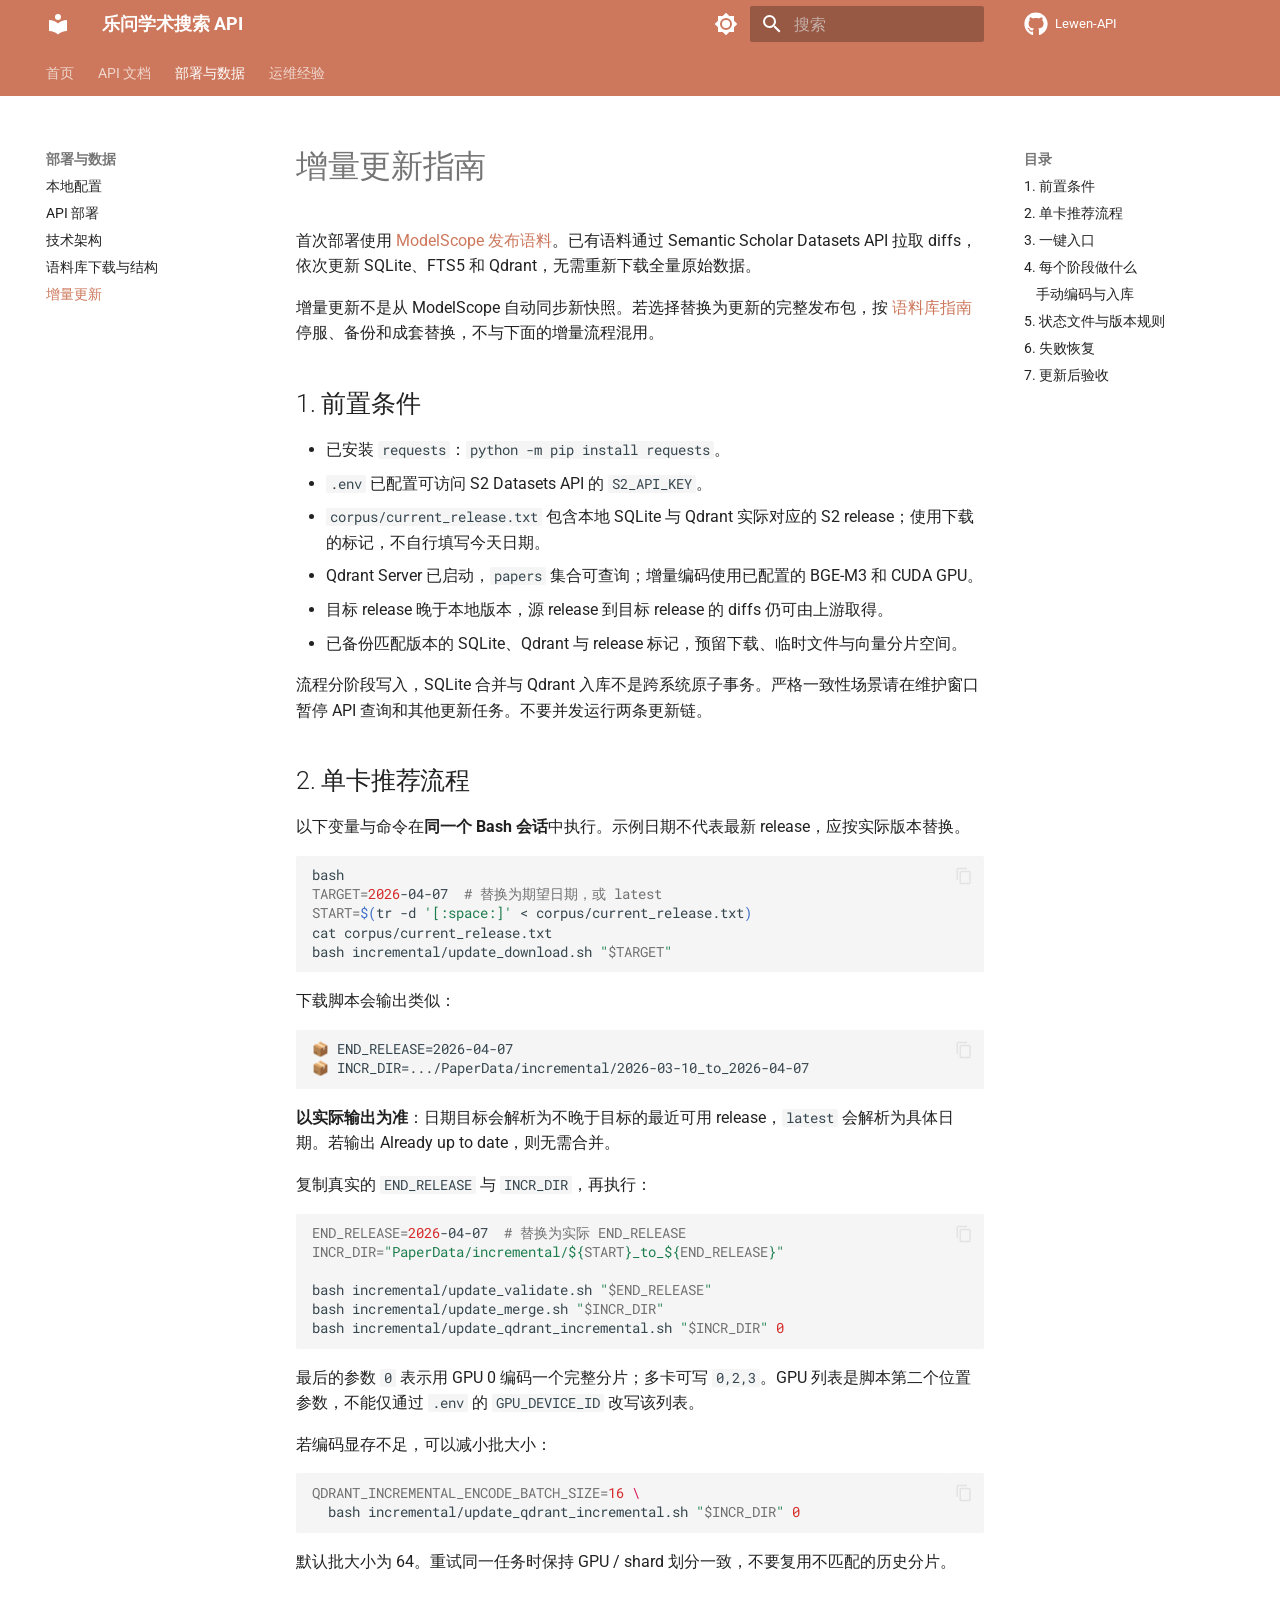
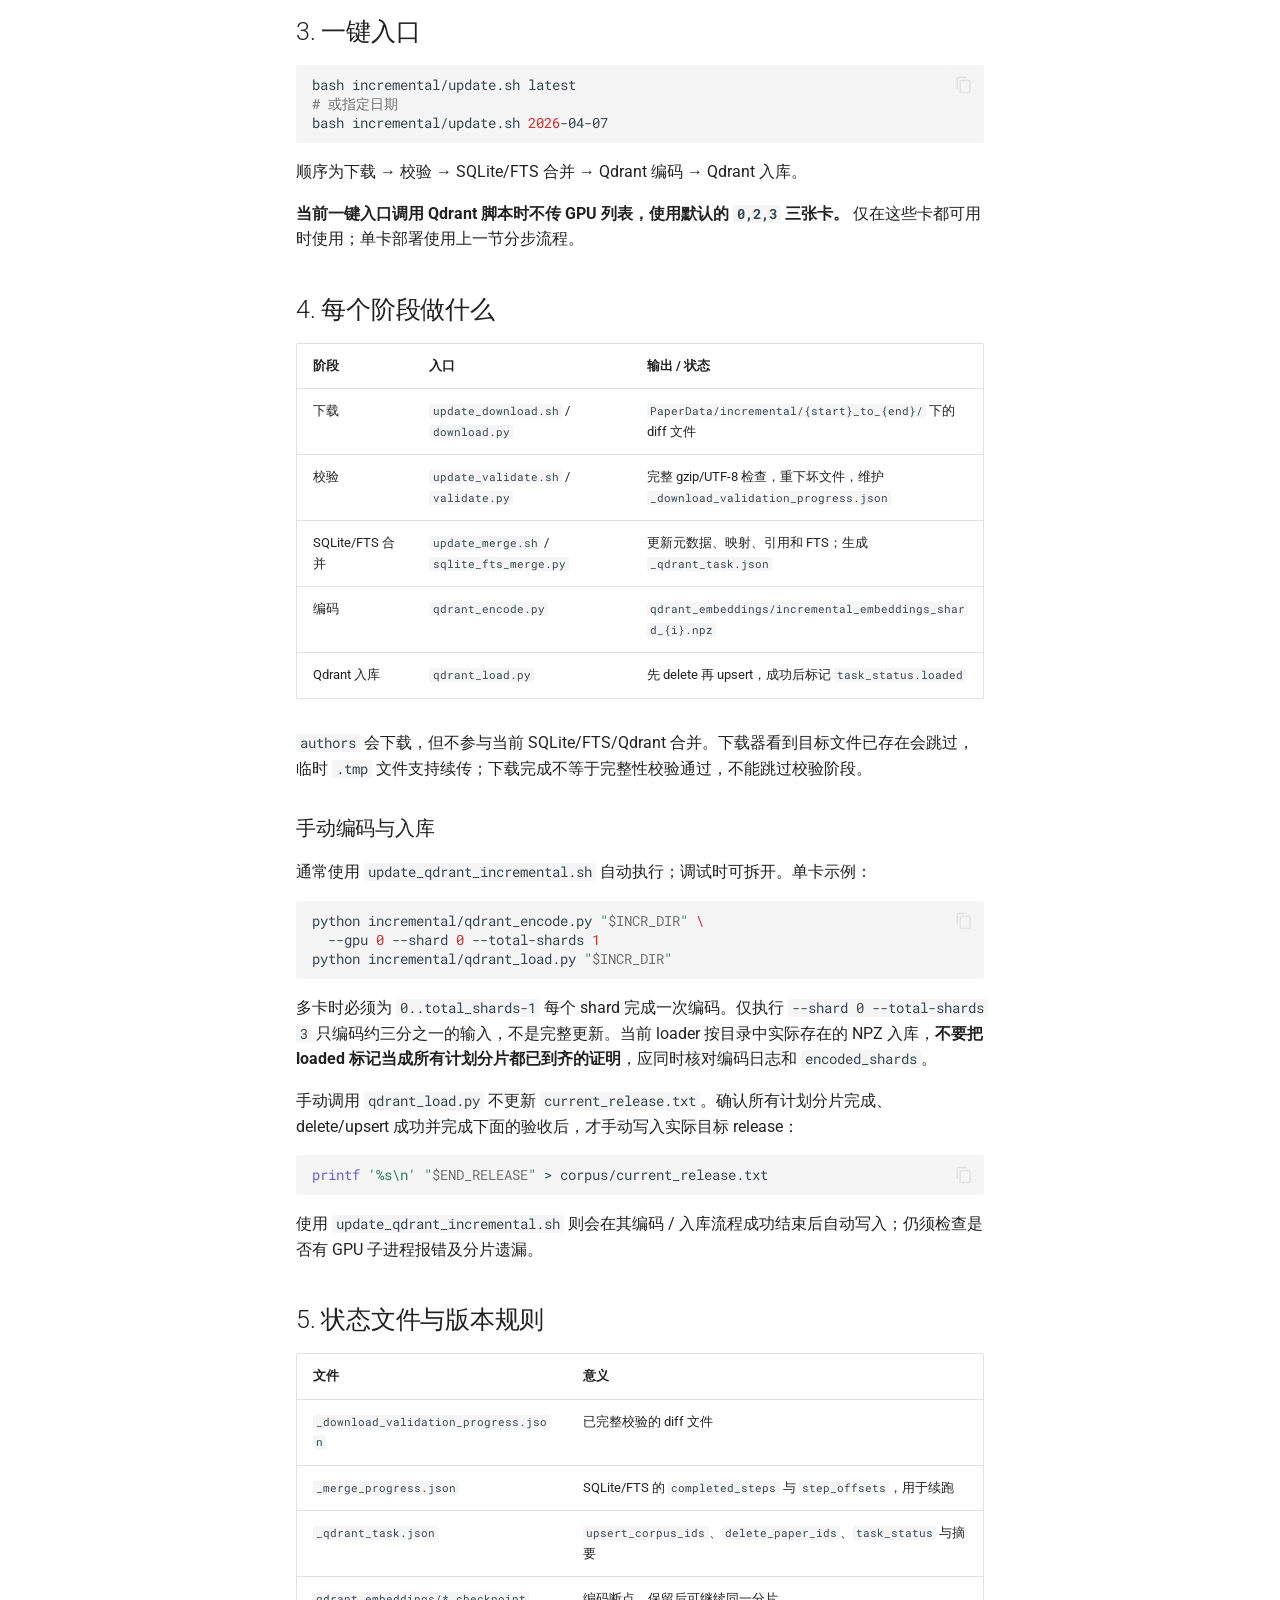
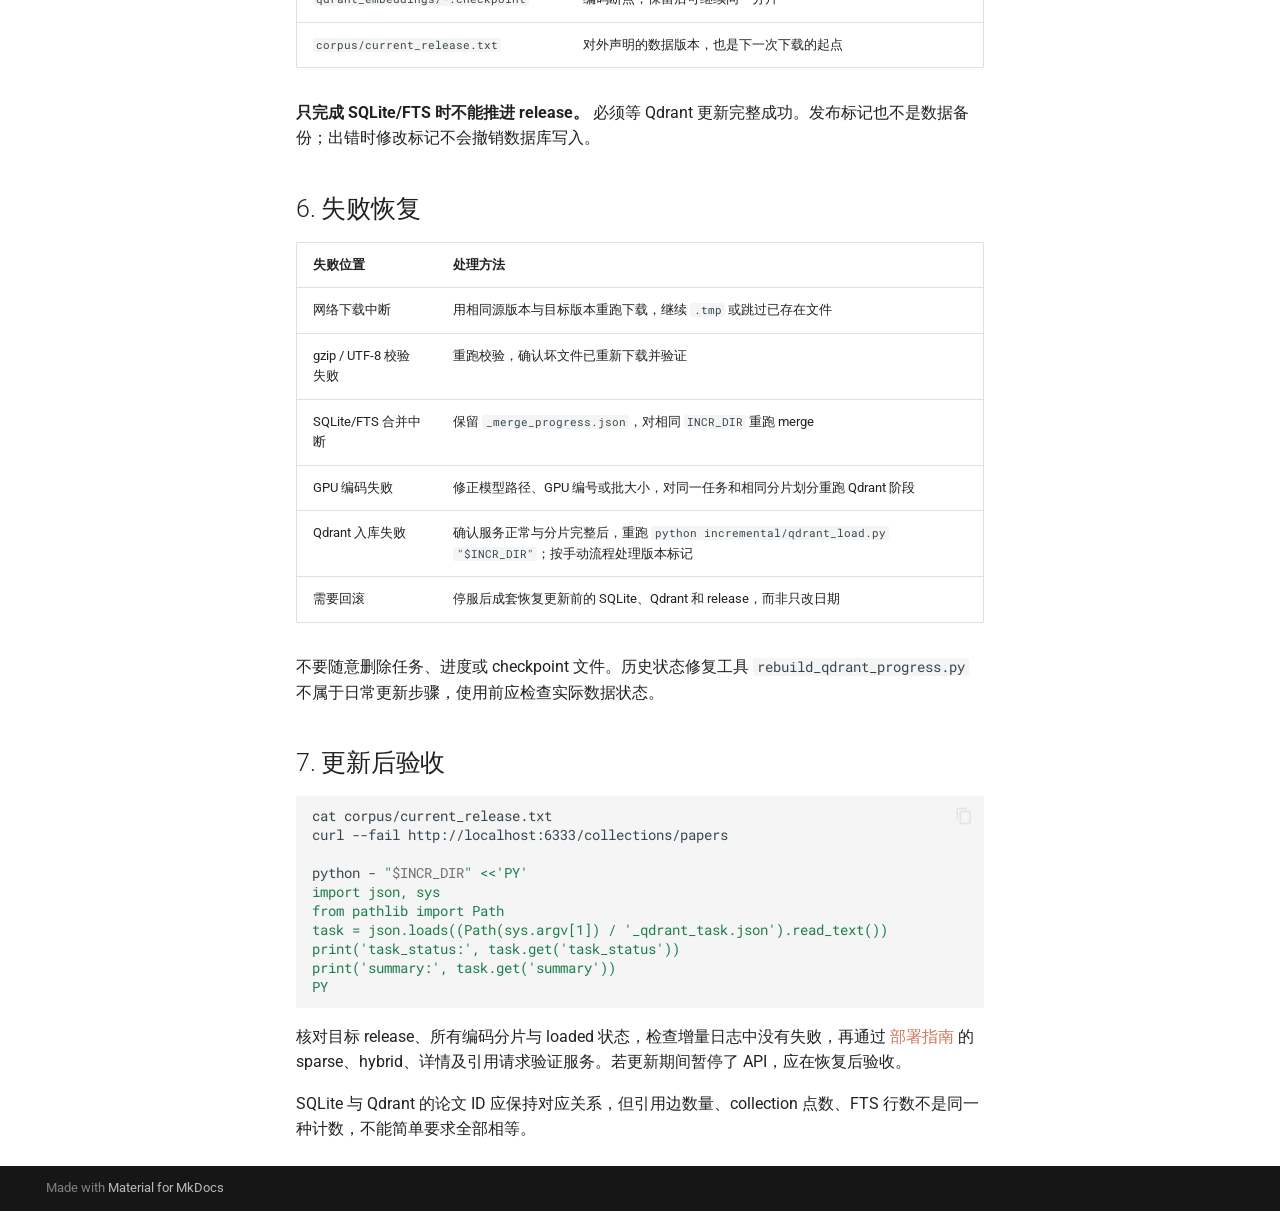
<file: incremental-update/index.html>
<!doctype html>
<html lang="zh" class="no-js">
  <head>
    
      <meta charset="utf-8">
      <meta name="viewport" content="width=device-width,initial-scale=1">
      
        <meta name="description" content="Lewen — 学术论文搜索 API 文档">
      
      
      
        <link rel="canonical" href="https://ustc-ai4science.github.io/Lewen-API/incremental-update/">
      
      
        <link rel="prev" href="../data/">
      
      
        <link rel="next" href="../api-key-admin/">
      
      
        
      
      
      <link rel="icon" href="../assets/images/favicon.png">
      <meta name="generator" content="mkdocs-1.6.1, mkdocs-material-9.7.7">
    
    
      
        <title>增量更新 - 乐问学术搜索 API</title>
      
    
    
      <link rel="stylesheet" href="../assets/stylesheets/main.ec1eaa64.min.css">
      
        
        <link rel="stylesheet" href="../assets/stylesheets/palette.ab4e12ef.min.css">
      
      


    
    
      
    
    
      
        
        
        <link rel="preconnect" href="https://fonts.gstatic.com" crossorigin>
        <link rel="stylesheet" href="https://fonts.googleapis.com/css?family=Roboto:300,300i,400,400i,700,700i%7CRoboto+Mono:400,400i,700,700i&display=fallback">
        <style>:root{--md-text-font:"Roboto";--md-code-font:"Roboto Mono"}</style>
      
    
    
      <link rel="stylesheet" href="../stylesheets/extra.css">
    
    <script>__md_scope=new URL("..",location),__md_hash=e=>[...e].reduce(((e,_)=>(e<<5)-e+_.charCodeAt(0)),0),__md_get=(e,_=localStorage,t=__md_scope)=>JSON.parse(_.getItem(t.pathname+"."+e)),__md_set=(e,_,t=localStorage,a=__md_scope)=>{try{t.setItem(a.pathname+"."+e,JSON.stringify(_))}catch(e){}}</script>
    
      

    
    
  </head>
  
  
    
    
      
    
    
    
    
    <body dir="ltr" data-md-color-scheme="default" data-md-color-primary="custom" data-md-color-accent="custom">
  
    
    <input class="md-toggle" data-md-toggle="drawer" type="checkbox" id="__drawer" autocomplete="off">
    <input class="md-toggle" data-md-toggle="search" type="checkbox" id="__search" autocomplete="off">
    <label class="md-overlay" for="__drawer"></label>
    <div data-md-component="skip">
      
        
        <a href="#_1" class="md-skip">
          跳转至
        </a>
      
    </div>
    <div data-md-component="announce">
      
    </div>
    
    
      

<header class="md-header" data-md-component="header">
  <nav class="md-header__inner md-grid" aria-label="页眉">
    <a href=".." title="乐问学术搜索 API" class="md-header__button md-logo" aria-label="乐问学术搜索 API" data-md-component="logo">
      
  
  <svg xmlns="http://www.w3.org/2000/svg" viewBox="0 0 24 24"><path d="M12 8a3 3 0 0 0 3-3 3 3 0 0 0-3-3 3 3 0 0 0-3 3 3 3 0 0 0 3 3m0 3.54C9.64 9.35 6.5 8 3 8v11c3.5 0 6.64 1.35 9 3.54 2.36-2.19 5.5-3.54 9-3.54V8c-3.5 0-6.64 1.35-9 3.54"/></svg>

    </a>
    <label class="md-header__button md-icon" for="__drawer">
      
      <svg xmlns="http://www.w3.org/2000/svg" viewBox="0 0 24 24"><path d="M3 6h18v2H3zm0 5h18v2H3zm0 5h18v2H3z"/></svg>
    </label>
    <div class="md-header__title" data-md-component="header-title">
      <div class="md-header__ellipsis">
        <div class="md-header__topic">
          <span class="md-ellipsis">
            乐问学术搜索 API
          </span>
        </div>
        <div class="md-header__topic" data-md-component="header-topic">
          <span class="md-ellipsis">
            
              增量更新
            
          </span>
        </div>
      </div>
    </div>
    
      
        <form class="md-header__option" data-md-component="palette">
  
    
    
    
    <input class="md-option" data-md-color-media="(prefers-color-scheme: light)" data-md-color-scheme="default" data-md-color-primary="custom" data-md-color-accent="custom"  aria-label="切换到深色模式"  type="radio" name="__palette" id="__palette_0">
    
      <label class="md-header__button md-icon" title="切换到深色模式" for="__palette_1" hidden>
        <svg xmlns="http://www.w3.org/2000/svg" viewBox="0 0 24 24"><path d="M12 8a4 4 0 0 0-4 4 4 4 0 0 0 4 4 4 4 0 0 0 4-4 4 4 0 0 0-4-4m0 10a6 6 0 0 1-6-6 6 6 0 0 1 6-6 6 6 0 0 1 6 6 6 6 0 0 1-6 6m8-9.31V4h-4.69L12 .69 8.69 4H4v4.69L.69 12 4 15.31V20h4.69L12 23.31 15.31 20H20v-4.69L23.31 12z"/></svg>
      </label>
    
  
    
    
    
    <input class="md-option" data-md-color-media="(prefers-color-scheme: dark)" data-md-color-scheme="slate" data-md-color-primary="custom" data-md-color-accent="custom"  aria-label="切换到浅色模式"  type="radio" name="__palette" id="__palette_1">
    
      <label class="md-header__button md-icon" title="切换到浅色模式" for="__palette_0" hidden>
        <svg xmlns="http://www.w3.org/2000/svg" viewBox="0 0 24 24"><path d="M12 18c-.89 0-1.74-.2-2.5-.55C11.56 16.5 13 14.42 13 12s-1.44-4.5-3.5-5.45C10.26 6.2 11.11 6 12 6a6 6 0 0 1 6 6 6 6 0 0 1-6 6m8-9.31V4h-4.69L12 .69 8.69 4H4v4.69L.69 12 4 15.31V20h4.69L12 23.31 15.31 20H20v-4.69L23.31 12z"/></svg>
      </label>
    
  
</form>
      
    
    
      <script>var palette=__md_get("__palette");if(palette&&palette.color){if("(prefers-color-scheme)"===palette.color.media){var media=matchMedia("(prefers-color-scheme: light)"),input=document.querySelector(media.matches?"[data-md-color-media='(prefers-color-scheme: light)']":"[data-md-color-media='(prefers-color-scheme: dark)']");palette.color.media=input.getAttribute("data-md-color-media"),palette.color.scheme=input.getAttribute("data-md-color-scheme"),palette.color.primary=input.getAttribute("data-md-color-primary"),palette.color.accent=input.getAttribute("data-md-color-accent")}for(var[key,value]of Object.entries(palette.color))document.body.setAttribute("data-md-color-"+key,value)}</script>
    
    
    
      
      
        <label class="md-header__button md-icon" for="__search">
          
          <svg xmlns="http://www.w3.org/2000/svg" viewBox="0 0 24 24"><path d="M9.5 3A6.5 6.5 0 0 1 16 9.5c0 1.61-.59 3.09-1.56 4.23l.27.27h.79l5 5-1.5 1.5-5-5v-.79l-.27-.27A6.52 6.52 0 0 1 9.5 16 6.5 6.5 0 0 1 3 9.5 6.5 6.5 0 0 1 9.5 3m0 2C7 5 5 7 5 9.5S7 14 9.5 14 14 12 14 9.5 12 5 9.5 5"/></svg>
        </label>
        <div class="md-search" data-md-component="search" role="dialog">
  <label class="md-search__overlay" for="__search"></label>
  <div class="md-search__inner" role="search">
    <form class="md-search__form" name="search">
      <input type="text" class="md-search__input" name="query" aria-label="搜索" placeholder="搜索" autocapitalize="off" autocorrect="off" autocomplete="off" spellcheck="false" data-md-component="search-query" required>
      <label class="md-search__icon md-icon" for="__search">
        
        <svg xmlns="http://www.w3.org/2000/svg" viewBox="0 0 24 24"><path d="M9.5 3A6.5 6.5 0 0 1 16 9.5c0 1.61-.59 3.09-1.56 4.23l.27.27h.79l5 5-1.5 1.5-5-5v-.79l-.27-.27A6.52 6.52 0 0 1 9.5 16 6.5 6.5 0 0 1 3 9.5 6.5 6.5 0 0 1 9.5 3m0 2C7 5 5 7 5 9.5S7 14 9.5 14 14 12 14 9.5 12 5 9.5 5"/></svg>
        
        <svg xmlns="http://www.w3.org/2000/svg" viewBox="0 0 24 24"><path d="M20 11v2H8l5.5 5.5-1.42 1.42L4.16 12l7.92-7.92L13.5 5.5 8 11z"/></svg>
      </label>
      <nav class="md-search__options" aria-label="查找">
        
        <button type="reset" class="md-search__icon md-icon" title="清空当前内容" aria-label="清空当前内容" tabindex="-1">
          
          <svg xmlns="http://www.w3.org/2000/svg" viewBox="0 0 24 24"><path d="M19 6.41 17.59 5 12 10.59 6.41 5 5 6.41 10.59 12 5 17.59 6.41 19 12 13.41 17.59 19 19 17.59 13.41 12z"/></svg>
        </button>
      </nav>
      
        <div class="md-search__suggest" data-md-component="search-suggest"></div>
      
    </form>
    <div class="md-search__output">
      <div class="md-search__scrollwrap" tabindex="0" data-md-scrollfix>
        <div class="md-search-result" data-md-component="search-result">
          <div class="md-search-result__meta">
            正在初始化搜索引擎
          </div>
          <ol class="md-search-result__list" role="presentation"></ol>
        </div>
      </div>
    </div>
  </div>
</div>
      
    
    
      <div class="md-header__source">
        <a href="https://github.com/ustc-ai4science/Lewen-API" title="前往仓库" class="md-source" data-md-component="source">
  <div class="md-source__icon md-icon">
    
    <svg xmlns="http://www.w3.org/2000/svg" viewBox="0 0 512 512"><!--! Font Awesome Free 7.1.0 by @fontawesome - https://fontawesome.com License - https://fontawesome.com/license/free (Icons: CC BY 4.0, Fonts: SIL OFL 1.1, Code: MIT License) Copyright 2025 Fonticons, Inc.--><path d="M173.9 397.4c0 2-2.3 3.6-5.2 3.6-3.3.3-5.6-1.3-5.6-3.6 0-2 2.3-3.6 5.2-3.6 3-.3 5.6 1.3 5.6 3.6m-31.1-4.5c-.7 2 1.3 4.3 4.3 4.9 2.6 1 5.6 0 6.2-2s-1.3-4.3-4.3-5.2c-2.6-.7-5.5.3-6.2 2.3m44.2-1.7c-2.9.7-4.9 2.6-4.6 4.9.3 2 2.9 3.3 5.9 2.6 2.9-.7 4.9-2.6 4.6-4.6-.3-1.9-3-3.2-5.9-2.9M252.8 8C114.1 8 8 113.3 8 252c0 110.9 69.8 205.8 169.5 239.2 12.8 2.3 17.3-5.6 17.3-12.1 0-6.2-.3-40.4-.3-61.4 0 0-70 15-84.7-29.8 0 0-11.4-29.1-27.8-36.6 0 0-22.9-15.7 1.6-15.4 0 0 24.9 2 38.6 25.8 21.9 38.6 58.6 27.5 72.9 20.9 2.3-16 8.8-27.1 16-33.7-55.9-6.2-112.3-14.3-112.3-110.5 0-27.5 7.6-41.3 23.6-58.9-2.6-6.5-11.1-33.3 2.6-67.9 20.9-6.5 69 27 69 27 20-5.6 41.5-8.5 62.8-8.5s42.8 2.9 62.8 8.5c0 0 48.1-33.6 69-27 13.7 34.7 5.2 61.4 2.6 67.9 16 17.7 25.8 31.5 25.8 58.9 0 96.5-58.9 104.2-114.8 110.5 9.2 7.9 17 22.9 17 46.4 0 33.7-.3 75.4-.3 83.6 0 6.5 4.6 14.4 17.3 12.1C436.2 457.8 504 362.9 504 252 504 113.3 391.5 8 252.8 8M105.2 352.9c-1.3 1-1 3.3.7 5.2 1.6 1.6 3.9 2.3 5.2 1 1.3-1 1-3.3-.7-5.2-1.6-1.6-3.9-2.3-5.2-1m-10.8-8.1c-.7 1.3.3 2.9 2.3 3.9 1.6 1 3.6.7 4.3-.7.7-1.3-.3-2.9-2.3-3.9-2-.6-3.6-.3-4.3.7m32.4 35.6c-1.6 1.3-1 4.3 1.3 6.2 2.3 2.3 5.2 2.6 6.5 1 1.3-1.3.7-4.3-1.3-6.2-2.2-2.3-5.2-2.6-6.5-1m-11.4-14.7c-1.6 1-1.6 3.6 0 5.9s4.3 3.3 5.6 2.3c1.6-1.3 1.6-3.9 0-6.2-1.4-2.3-4-3.3-5.6-2"/></svg>
  </div>
  <div class="md-source__repository">
    Lewen-API
  </div>
</a>
      </div>
    
  </nav>
  
</header>
    
    <div class="md-container" data-md-component="container">
      
      
        
          
            
<nav class="md-tabs" aria-label="标签" data-md-component="tabs">
  <div class="md-grid">
    <ul class="md-tabs__list">
      
        
  
  
  
  
    <li class="md-tabs__item">
      <a href=".." class="md-tabs__link">
        
  
  
    
  
  首页

      </a>
    </li>
  

      
        
  
  
  
  
    
    
      <li class="md-tabs__item">
        <a href="../api-zh/" class="md-tabs__link">
          
  
  
  API 文档

        </a>
      </li>
    
  

      
        
  
  
  
    
  
  
    
    
      <li class="md-tabs__item md-tabs__item--active">
        <a href="../setup/" class="md-tabs__link">
          
  
  
  部署与数据

        </a>
      </li>
    
  

      
        
  
  
  
  
    
    
      <li class="md-tabs__item">
        <a href="../api-key-admin/" class="md-tabs__link">
          
  
  
  运维经验

        </a>
      </li>
    
  

      
    </ul>
  </div>
</nav>
          
        
      
      <main class="md-main" data-md-component="main">
        <div class="md-main__inner md-grid">
          
            
              
              <div class="md-sidebar md-sidebar--primary" data-md-component="sidebar" data-md-type="navigation" >
                <div class="md-sidebar__scrollwrap">
                  <div class="md-sidebar__inner">
                    


  


<nav class="md-nav md-nav--primary md-nav--lifted" aria-label="导航栏" data-md-level="0">
  <label class="md-nav__title" for="__drawer">
    <a href=".." title="乐问学术搜索 API" class="md-nav__button md-logo" aria-label="乐问学术搜索 API" data-md-component="logo">
      
  
  <svg xmlns="http://www.w3.org/2000/svg" viewBox="0 0 24 24"><path d="M12 8a3 3 0 0 0 3-3 3 3 0 0 0-3-3 3 3 0 0 0-3 3 3 3 0 0 0 3 3m0 3.54C9.64 9.35 6.5 8 3 8v11c3.5 0 6.64 1.35 9 3.54 2.36-2.19 5.5-3.54 9-3.54V8c-3.5 0-6.64 1.35-9 3.54"/></svg>

    </a>
    乐问学术搜索 API
  </label>
  
    <div class="md-nav__source">
      <a href="https://github.com/ustc-ai4science/Lewen-API" title="前往仓库" class="md-source" data-md-component="source">
  <div class="md-source__icon md-icon">
    
    <svg xmlns="http://www.w3.org/2000/svg" viewBox="0 0 512 512"><!--! Font Awesome Free 7.1.0 by @fontawesome - https://fontawesome.com License - https://fontawesome.com/license/free (Icons: CC BY 4.0, Fonts: SIL OFL 1.1, Code: MIT License) Copyright 2025 Fonticons, Inc.--><path d="M173.9 397.4c0 2-2.3 3.6-5.2 3.6-3.3.3-5.6-1.3-5.6-3.6 0-2 2.3-3.6 5.2-3.6 3-.3 5.6 1.3 5.6 3.6m-31.1-4.5c-.7 2 1.3 4.3 4.3 4.9 2.6 1 5.6 0 6.2-2s-1.3-4.3-4.3-5.2c-2.6-.7-5.5.3-6.2 2.3m44.2-1.7c-2.9.7-4.9 2.6-4.6 4.9.3 2 2.9 3.3 5.9 2.6 2.9-.7 4.9-2.6 4.6-4.6-.3-1.9-3-3.2-5.9-2.9M252.8 8C114.1 8 8 113.3 8 252c0 110.9 69.8 205.8 169.5 239.2 12.8 2.3 17.3-5.6 17.3-12.1 0-6.2-.3-40.4-.3-61.4 0 0-70 15-84.7-29.8 0 0-11.4-29.1-27.8-36.6 0 0-22.9-15.7 1.6-15.4 0 0 24.9 2 38.6 25.8 21.9 38.6 58.6 27.5 72.9 20.9 2.3-16 8.8-27.1 16-33.7-55.9-6.2-112.3-14.3-112.3-110.5 0-27.5 7.6-41.3 23.6-58.9-2.6-6.5-11.1-33.3 2.6-67.9 20.9-6.5 69 27 69 27 20-5.6 41.5-8.5 62.8-8.5s42.8 2.9 62.8 8.5c0 0 48.1-33.6 69-27 13.7 34.7 5.2 61.4 2.6 67.9 16 17.7 25.8 31.5 25.8 58.9 0 96.5-58.9 104.2-114.8 110.5 9.2 7.9 17 22.9 17 46.4 0 33.7-.3 75.4-.3 83.6 0 6.5 4.6 14.4 17.3 12.1C436.2 457.8 504 362.9 504 252 504 113.3 391.5 8 252.8 8M105.2 352.9c-1.3 1-1 3.3.7 5.2 1.6 1.6 3.9 2.3 5.2 1 1.3-1 1-3.3-.7-5.2-1.6-1.6-3.9-2.3-5.2-1m-10.8-8.1c-.7 1.3.3 2.9 2.3 3.9 1.6 1 3.6.7 4.3-.7.7-1.3-.3-2.9-2.3-3.9-2-.6-3.6-.3-4.3.7m32.4 35.6c-1.6 1.3-1 4.3 1.3 6.2 2.3 2.3 5.2 2.6 6.5 1 1.3-1.3.7-4.3-1.3-6.2-2.2-2.3-5.2-2.6-6.5-1m-11.4-14.7c-1.6 1-1.6 3.6 0 5.9s4.3 3.3 5.6 2.3c1.6-1.3 1.6-3.9 0-6.2-1.4-2.3-4-3.3-5.6-2"/></svg>
  </div>
  <div class="md-source__repository">
    Lewen-API
  </div>
</a>
    </div>
  
  <ul class="md-nav__list" data-md-scrollfix>
    
      
      
  
  
  
  
    <li class="md-nav__item">
      <a href=".." class="md-nav__link">
        
  
  
  <span class="md-ellipsis">
    
  
    首页
  

    
  </span>
  
  

      </a>
    </li>
  

    
      
      
  
  
  
  
    
    
    
    
      
      
        
      
    
    
    <li class="md-nav__item md-nav__item--nested">
      
        
        
          
        
        <input class="md-nav__toggle md-toggle md-toggle--indeterminate" type="checkbox" id="__nav_2" >
        
          
          <label class="md-nav__link" for="__nav_2" id="__nav_2_label" tabindex="0">
            
  
  
  <span class="md-ellipsis">
    
  
    API 文档
  

    
  </span>
  
  

            <span class="md-nav__icon md-icon"></span>
          </label>
        
        <nav class="md-nav" data-md-level="1" aria-labelledby="__nav_2_label" aria-expanded="false">
          <label class="md-nav__title" for="__nav_2">
            <span class="md-nav__icon md-icon"></span>
            
  
    API 文档
  

          </label>
          <ul class="md-nav__list" data-md-scrollfix>
            
              
                
  
  
  
  
    <li class="md-nav__item">
      <a href="../api-zh/" class="md-nav__link">
        
  
  
  <span class="md-ellipsis">
    
  
    API 参考 (中文)
  

    
  </span>
  
  

      </a>
    </li>
  

              
            
              
                
  
  
  
  
    <li class="md-nav__item">
      <a href="../api-en/" class="md-nav__link">
        
  
  
  <span class="md-ellipsis">
    
  
    API Reference (EN)
  

    
  </span>
  
  

      </a>
    </li>
  

              
            
          </ul>
        </nav>
      
    </li>
  

    
      
      
  
  
    
  
  
  
    
    
    
    
      
        
        
      
      
        
      
    
    
    <li class="md-nav__item md-nav__item--active md-nav__item--section md-nav__item--nested">
      
        
        
        <input class="md-nav__toggle md-toggle " type="checkbox" id="__nav_3" checked>
        
          
          <label class="md-nav__link" for="__nav_3" id="__nav_3_label" tabindex="">
            
  
  
  <span class="md-ellipsis">
    
  
    部署与数据
  

    
  </span>
  
  

            <span class="md-nav__icon md-icon"></span>
          </label>
        
        <nav class="md-nav" data-md-level="1" aria-labelledby="__nav_3_label" aria-expanded="true">
          <label class="md-nav__title" for="__nav_3">
            <span class="md-nav__icon md-icon"></span>
            
  
    部署与数据
  

          </label>
          <ul class="md-nav__list" data-md-scrollfix>
            
              
                
  
  
  
  
    <li class="md-nav__item">
      <a href="../setup/" class="md-nav__link">
        
  
  
  <span class="md-ellipsis">
    
  
    本地配置
  

    
  </span>
  
  

      </a>
    </li>
  

              
            
              
                
  
  
  
  
    <li class="md-nav__item">
      <a href="../deployment/" class="md-nav__link">
        
  
  
  <span class="md-ellipsis">
    
  
    API 部署
  

    
  </span>
  
  

      </a>
    </li>
  

              
            
              
                
  
  
  
  
    <li class="md-nav__item">
      <a href="../architecture/" class="md-nav__link">
        
  
  
  <span class="md-ellipsis">
    
  
    技术架构
  

    
  </span>
  
  

      </a>
    </li>
  

              
            
              
                
  
  
  
  
    <li class="md-nav__item">
      <a href="../data/" class="md-nav__link">
        
  
  
  <span class="md-ellipsis">
    
  
    语料库下载与结构
  

    
  </span>
  
  

      </a>
    </li>
  

              
            
              
                
  
  
    
  
  
  
    <li class="md-nav__item md-nav__item--active">
      
      <input class="md-nav__toggle md-toggle" type="checkbox" id="__toc">
      
      
        
      
      
        <label class="md-nav__link md-nav__link--active" for="__toc">
          
  
  
  <span class="md-ellipsis">
    
  
    增量更新
  

    
  </span>
  
  

          <span class="md-nav__icon md-icon"></span>
        </label>
      
      <a href="./" class="md-nav__link md-nav__link--active">
        
  
  
  <span class="md-ellipsis">
    
  
    增量更新
  

    
  </span>
  
  

      </a>
      
        

<nav class="md-nav md-nav--secondary" aria-label="目录">
  
  
  
    
  
  
    <label class="md-nav__title" for="__toc">
      <span class="md-nav__icon md-icon"></span>
      目录
    </label>
    <ul class="md-nav__list" data-md-component="toc" data-md-scrollfix>
      
        <li class="md-nav__item">
  <a href="#1" class="md-nav__link">
    <span class="md-ellipsis">
      
        1. 前置条件
      
    </span>
  </a>
  
</li>
      
        <li class="md-nav__item">
  <a href="#2" class="md-nav__link">
    <span class="md-ellipsis">
      
        2. 单卡推荐流程
      
    </span>
  </a>
  
</li>
      
        <li class="md-nav__item">
  <a href="#3" class="md-nav__link">
    <span class="md-ellipsis">
      
        3. 一键入口
      
    </span>
  </a>
  
</li>
      
        <li class="md-nav__item">
  <a href="#4" class="md-nav__link">
    <span class="md-ellipsis">
      
        4. 每个阶段做什么
      
    </span>
  </a>
  
    <nav class="md-nav" aria-label="4. 每个阶段做什么">
      <ul class="md-nav__list">
        
          <li class="md-nav__item">
  <a href="#_2" class="md-nav__link">
    <span class="md-ellipsis">
      
        手动编码与入库
      
    </span>
  </a>
  
</li>
        
      </ul>
    </nav>
  
</li>
      
        <li class="md-nav__item">
  <a href="#5" class="md-nav__link">
    <span class="md-ellipsis">
      
        5. 状态文件与版本规则
      
    </span>
  </a>
  
</li>
      
        <li class="md-nav__item">
  <a href="#6" class="md-nav__link">
    <span class="md-ellipsis">
      
        6. 失败恢复
      
    </span>
  </a>
  
</li>
      
        <li class="md-nav__item">
  <a href="#7" class="md-nav__link">
    <span class="md-ellipsis">
      
        7. 更新后验收
      
    </span>
  </a>
  
</li>
      
    </ul>
  
</nav>
      
    </li>
  

              
            
          </ul>
        </nav>
      
    </li>
  

    
      
      
  
  
  
  
    
    
    
    
      
      
        
      
    
    
    <li class="md-nav__item md-nav__item--nested">
      
        
        
          
        
        <input class="md-nav__toggle md-toggle md-toggle--indeterminate" type="checkbox" id="__nav_4" >
        
          
          <label class="md-nav__link" for="__nav_4" id="__nav_4_label" tabindex="0">
            
  
  
  <span class="md-ellipsis">
    
  
    运维经验
  

    
  </span>
  
  

            <span class="md-nav__icon md-icon"></span>
          </label>
        
        <nav class="md-nav" data-md-level="1" aria-labelledby="__nav_4_label" aria-expanded="false">
          <label class="md-nav__title" for="__nav_4">
            <span class="md-nav__icon md-icon"></span>
            
  
    运维经验
  

          </label>
          <ul class="md-nav__list" data-md-scrollfix>
            
              
                
  
  
  
  
    <li class="md-nav__item">
      <a href="../api-key-admin/" class="md-nav__link">
        
  
  
  <span class="md-ellipsis">
    
  
    管理员运维指南
  

    
  </span>
  
  

      </a>
    </li>
  

              
            
              
                
  
  
  
  
    <li class="md-nav__item">
      <a href="../performance-lessons/" class="md-nav__link">
        
  
  
  <span class="md-ellipsis">
    
  
    性能调优踩坑记录
  

    
  </span>
  
  

      </a>
    </li>
  

              
            
          </ul>
        </nav>
      
    </li>
  

    
  </ul>
</nav>
                  </div>
                </div>
              </div>
            
            
              
              <div class="md-sidebar md-sidebar--secondary" data-md-component="sidebar" data-md-type="toc" >
                <div class="md-sidebar__scrollwrap">
                  <div class="md-sidebar__inner">
                    

<nav class="md-nav md-nav--secondary" aria-label="目录">
  
  
  
    
  
  
    <label class="md-nav__title" for="__toc">
      <span class="md-nav__icon md-icon"></span>
      目录
    </label>
    <ul class="md-nav__list" data-md-component="toc" data-md-scrollfix>
      
        <li class="md-nav__item">
  <a href="#1" class="md-nav__link">
    <span class="md-ellipsis">
      
        1. 前置条件
      
    </span>
  </a>
  
</li>
      
        <li class="md-nav__item">
  <a href="#2" class="md-nav__link">
    <span class="md-ellipsis">
      
        2. 单卡推荐流程
      
    </span>
  </a>
  
</li>
      
        <li class="md-nav__item">
  <a href="#3" class="md-nav__link">
    <span class="md-ellipsis">
      
        3. 一键入口
      
    </span>
  </a>
  
</li>
      
        <li class="md-nav__item">
  <a href="#4" class="md-nav__link">
    <span class="md-ellipsis">
      
        4. 每个阶段做什么
      
    </span>
  </a>
  
    <nav class="md-nav" aria-label="4. 每个阶段做什么">
      <ul class="md-nav__list">
        
          <li class="md-nav__item">
  <a href="#_2" class="md-nav__link">
    <span class="md-ellipsis">
      
        手动编码与入库
      
    </span>
  </a>
  
</li>
        
      </ul>
    </nav>
  
</li>
      
        <li class="md-nav__item">
  <a href="#5" class="md-nav__link">
    <span class="md-ellipsis">
      
        5. 状态文件与版本规则
      
    </span>
  </a>
  
</li>
      
        <li class="md-nav__item">
  <a href="#6" class="md-nav__link">
    <span class="md-ellipsis">
      
        6. 失败恢复
      
    </span>
  </a>
  
</li>
      
        <li class="md-nav__item">
  <a href="#7" class="md-nav__link">
    <span class="md-ellipsis">
      
        7. 更新后验收
      
    </span>
  </a>
  
</li>
      
    </ul>
  
</nav>
                  </div>
                </div>
              </div>
            
          
          
            <div class="md-content" data-md-component="content">
              
              <article class="md-content__inner md-typeset">
                
                  


  
  


<h1 id="_1">增量更新指南<a class="headerlink" href="#_1" title="Permanent link">&para;</a></h1>
<p>首次部署使用 <a href="../data/">ModelScope 发布语料</a>。已有语料通过 Semantic Scholar Datasets API 拉取 diffs，依次更新 SQLite、FTS5 和 Qdrant，无需重新下载全量原始数据。</p>
<p>增量更新不是从 ModelScope 自动同步新快照。若选择替换为更新的完整发布包，按 <a href="../data/">语料库指南</a> 停服、备份和成套替换，不与下面的增量流程混用。</p>
<h2 id="1">1. 前置条件<a class="headerlink" href="#1" title="Permanent link">&para;</a></h2>
<ul>
<li>已安装 <code>requests</code>：<code>python -m pip install requests</code>。</li>
<li><code>.env</code> 已配置可访问 S2 Datasets API 的 <code>S2_API_KEY</code>。</li>
<li><code>corpus/current_release.txt</code> 包含本地 SQLite 与 Qdrant 实际对应的 S2 release；使用下载的标记，不自行填写今天日期。</li>
<li>Qdrant Server 已启动，<code>papers</code> 集合可查询；增量编码使用已配置的 BGE-M3 和 CUDA GPU。</li>
<li>目标 release 晚于本地版本，源 release 到目标 release 的 diffs 仍可由上游取得。</li>
<li>已备份匹配版本的 SQLite、Qdrant 与 release 标记，预留下载、临时文件与向量分片空间。</li>
</ul>
<p>流程分阶段写入，SQLite 合并与 Qdrant 入库不是跨系统原子事务。严格一致性场景请在维护窗口暂停 API 查询和其他更新任务。不要并发运行两条更新链。</p>
<h2 id="2">2. 单卡推荐流程<a class="headerlink" href="#2" title="Permanent link">&para;</a></h2>
<p>以下变量与命令在<strong>同一个 Bash 会话</strong>中执行。示例日期不代表最新 release，应按实际版本替换。</p>
<div class="highlight"><pre><span></span><code><a id="__codelineno-0-1" name="__codelineno-0-1" href="#__codelineno-0-1"></a>bash
<a id="__codelineno-0-2" name="__codelineno-0-2" href="#__codelineno-0-2"></a><span class="nv">TARGET</span><span class="o">=</span><span class="m">2026</span>-04-07<span class="w">  </span><span class="c1"># 替换为期望日期，或 latest</span>
<a id="__codelineno-0-3" name="__codelineno-0-3" href="#__codelineno-0-3"></a><span class="nv">START</span><span class="o">=</span><span class="k">$(</span>tr<span class="w"> </span>-d<span class="w"> </span><span class="s1">'[:space:]'</span><span class="w"> </span>&lt;<span class="w"> </span>corpus/current_release.txt<span class="k">)</span>
<a id="__codelineno-0-4" name="__codelineno-0-4" href="#__codelineno-0-4"></a>cat<span class="w"> </span>corpus/current_release.txt
<a id="__codelineno-0-5" name="__codelineno-0-5" href="#__codelineno-0-5"></a>bash<span class="w"> </span>incremental/update_download.sh<span class="w"> </span><span class="s2">"</span><span class="nv">$TARGET</span><span class="s2">"</span>
</code></pre></div>
<p>下载脚本会输出类似：</p>
<div class="highlight"><pre><span></span><code><a id="__codelineno-1-1" name="__codelineno-1-1" href="#__codelineno-1-1"></a>📦 END_RELEASE=2026-04-07
<a id="__codelineno-1-2" name="__codelineno-1-2" href="#__codelineno-1-2"></a>📦 INCR_DIR=.../PaperData/incremental/2026-03-10_to_2026-04-07
</code></pre></div>
<p><strong>以实际输出为准</strong>：日期目标会解析为不晚于目标的最近可用 release，<code>latest</code> 会解析为具体日期。若输出 Already up to date，则无需合并。</p>
<p>复制真实的 <code>END_RELEASE</code> 与 <code>INCR_DIR</code>，再执行：</p>
<div class="highlight"><pre><span></span><code><a id="__codelineno-2-1" name="__codelineno-2-1" href="#__codelineno-2-1"></a><span class="nv">END_RELEASE</span><span class="o">=</span><span class="m">2026</span>-04-07<span class="w">  </span><span class="c1"># 替换为实际 END_RELEASE</span>
<a id="__codelineno-2-2" name="__codelineno-2-2" href="#__codelineno-2-2"></a><span class="nv">INCR_DIR</span><span class="o">=</span><span class="s2">"PaperData/incremental/</span><span class="si">${</span><span class="nv">START</span><span class="si">}</span><span class="s2">_to_</span><span class="si">${</span><span class="nv">END_RELEASE</span><span class="si">}</span><span class="s2">"</span>
<a id="__codelineno-2-3" name="__codelineno-2-3" href="#__codelineno-2-3"></a>
<a id="__codelineno-2-4" name="__codelineno-2-4" href="#__codelineno-2-4"></a>bash<span class="w"> </span>incremental/update_validate.sh<span class="w"> </span><span class="s2">"</span><span class="nv">$END_RELEASE</span><span class="s2">"</span>
<a id="__codelineno-2-5" name="__codelineno-2-5" href="#__codelineno-2-5"></a>bash<span class="w"> </span>incremental/update_merge.sh<span class="w"> </span><span class="s2">"</span><span class="nv">$INCR_DIR</span><span class="s2">"</span>
<a id="__codelineno-2-6" name="__codelineno-2-6" href="#__codelineno-2-6"></a>bash<span class="w"> </span>incremental/update_qdrant_incremental.sh<span class="w"> </span><span class="s2">"</span><span class="nv">$INCR_DIR</span><span class="s2">"</span><span class="w"> </span><span class="m">0</span>
</code></pre></div>
<p>最后的参数 <code>0</code> 表示用 GPU 0 编码一个完整分片；多卡可写 <code>0,2,3</code>。GPU 列表是脚本第二个位置参数，不能仅通过 <code>.env</code> 的 <code>GPU_DEVICE_ID</code> 改写该列表。</p>
<p>若编码显存不足，可以减小批大小：</p>
<div class="highlight"><pre><span></span><code><a id="__codelineno-3-1" name="__codelineno-3-1" href="#__codelineno-3-1"></a><span class="nv">QDRANT_INCREMENTAL_ENCODE_BATCH_SIZE</span><span class="o">=</span><span class="m">16</span><span class="w"> </span><span class="se">\</span>
<a id="__codelineno-3-2" name="__codelineno-3-2" href="#__codelineno-3-2"></a><span class="w">  </span>bash<span class="w"> </span>incremental/update_qdrant_incremental.sh<span class="w"> </span><span class="s2">"</span><span class="nv">$INCR_DIR</span><span class="s2">"</span><span class="w"> </span><span class="m">0</span>
</code></pre></div>
<p>默认批大小为 64。重试同一任务时保持 GPU / shard 划分一致，不要复用不匹配的历史分片。</p>
<h2 id="3">3. 一键入口<a class="headerlink" href="#3" title="Permanent link">&para;</a></h2>
<div class="highlight"><pre><span></span><code><a id="__codelineno-4-1" name="__codelineno-4-1" href="#__codelineno-4-1"></a>bash<span class="w"> </span>incremental/update.sh<span class="w"> </span>latest
<a id="__codelineno-4-2" name="__codelineno-4-2" href="#__codelineno-4-2"></a><span class="c1"># 或指定日期</span>
<a id="__codelineno-4-3" name="__codelineno-4-3" href="#__codelineno-4-3"></a>bash<span class="w"> </span>incremental/update.sh<span class="w"> </span><span class="m">2026</span>-04-07
</code></pre></div>
<p>顺序为下载 → 校验 → SQLite/FTS 合并 → Qdrant 编码 → Qdrant 入库。</p>
<p><strong>当前一键入口调用 Qdrant 脚本时不传 GPU 列表，使用默认的 <code>0,2,3</code> 三张卡。</strong> 仅在这些卡都可用时使用；单卡部署使用上一节分步流程。</p>
<h2 id="4">4. 每个阶段做什么<a class="headerlink" href="#4" title="Permanent link">&para;</a></h2>
<table>
<thead>
<tr>
<th>阶段</th>
<th>入口</th>
<th>输出 / 状态</th>
</tr>
</thead>
<tbody>
<tr>
<td>下载</td>
<td><code>update_download.sh</code> / <code>download.py</code></td>
<td><code>PaperData/incremental/{start}_to_{end}/</code> 下的 diff 文件</td>
</tr>
<tr>
<td>校验</td>
<td><code>update_validate.sh</code> / <code>validate.py</code></td>
<td>完整 gzip/UTF-8 检查，重下坏文件，维护 <code>_download_validation_progress.json</code></td>
</tr>
<tr>
<td>SQLite/FTS 合并</td>
<td><code>update_merge.sh</code> / <code>sqlite_fts_merge.py</code></td>
<td>更新元数据、映射、引用和 FTS；生成 <code>_qdrant_task.json</code></td>
</tr>
<tr>
<td>编码</td>
<td><code>qdrant_encode.py</code></td>
<td><code>qdrant_embeddings/incremental_embeddings_shard_{i}.npz</code></td>
</tr>
<tr>
<td>Qdrant 入库</td>
<td><code>qdrant_load.py</code></td>
<td>先 delete 再 upsert，成功后标记 <code>task_status.loaded</code></td>
</tr>
</tbody>
</table>
<p><code>authors</code> 会下载，但不参与当前 SQLite/FTS/Qdrant 合并。下载器看到目标文件已存在会跳过，临时 <code>.tmp</code> 文件支持续传；下载完成不等于完整性校验通过，不能跳过校验阶段。</p>
<h3 id="_2">手动编码与入库<a class="headerlink" href="#_2" title="Permanent link">&para;</a></h3>
<p>通常使用 <code>update_qdrant_incremental.sh</code> 自动执行；调试时可拆开。单卡示例：</p>
<div class="highlight"><pre><span></span><code><a id="__codelineno-5-1" name="__codelineno-5-1" href="#__codelineno-5-1"></a>python<span class="w"> </span>incremental/qdrant_encode.py<span class="w"> </span><span class="s2">"</span><span class="nv">$INCR_DIR</span><span class="s2">"</span><span class="w"> </span><span class="se">\</span>
<a id="__codelineno-5-2" name="__codelineno-5-2" href="#__codelineno-5-2"></a><span class="w">  </span>--gpu<span class="w"> </span><span class="m">0</span><span class="w"> </span>--shard<span class="w"> </span><span class="m">0</span><span class="w"> </span>--total-shards<span class="w"> </span><span class="m">1</span>
<a id="__codelineno-5-3" name="__codelineno-5-3" href="#__codelineno-5-3"></a>python<span class="w"> </span>incremental/qdrant_load.py<span class="w"> </span><span class="s2">"</span><span class="nv">$INCR_DIR</span><span class="s2">"</span>
</code></pre></div>
<p>多卡时必须为 <code>0..total_shards-1</code> 每个 shard 完成一次编码。仅执行 <code>--shard 0 --total-shards 3</code> 只编码约三分之一的输入，不是完整更新。当前 loader 按目录中实际存在的 NPZ 入库，<strong>不要把 loaded 标记当成所有计划分片都已到齐的证明</strong>，应同时核对编码日志和 <code>encoded_shards</code>。</p>
<p>手动调用 <code>qdrant_load.py</code> 不更新 <code>current_release.txt</code>。确认所有计划分片完成、delete/upsert 成功并完成下面的验收后，才手动写入实际目标 release：</p>
<div class="highlight"><pre><span></span><code><a id="__codelineno-6-1" name="__codelineno-6-1" href="#__codelineno-6-1"></a><span class="nb">printf</span><span class="w"> </span><span class="s1">'%s\n'</span><span class="w"> </span><span class="s2">"</span><span class="nv">$END_RELEASE</span><span class="s2">"</span><span class="w"> </span>&gt;<span class="w"> </span>corpus/current_release.txt
</code></pre></div>
<p>使用 <code>update_qdrant_incremental.sh</code> 则会在其编码 / 入库流程成功结束后自动写入；仍须检查是否有 GPU 子进程报错及分片遗漏。</p>
<h2 id="5">5. 状态文件与版本规则<a class="headerlink" href="#5" title="Permanent link">&para;</a></h2>
<table>
<thead>
<tr>
<th>文件</th>
<th>意义</th>
</tr>
</thead>
<tbody>
<tr>
<td><code>_download_validation_progress.json</code></td>
<td>已完整校验的 diff 文件</td>
</tr>
<tr>
<td><code>_merge_progress.json</code></td>
<td>SQLite/FTS 的 <code>completed_steps</code> 与 <code>step_offsets</code>，用于续跑</td>
</tr>
<tr>
<td><code>_qdrant_task.json</code></td>
<td><code>upsert_corpus_ids</code>、<code>delete_paper_ids</code>、<code>task_status</code> 与摘要</td>
</tr>
<tr>
<td><code>qdrant_embeddings/*.checkpoint</code></td>
<td>编码断点，保留后可继续同一分片</td>
</tr>
<tr>
<td><code>corpus/current_release.txt</code></td>
<td>对外声明的数据版本，也是下一次下载的起点</td>
</tr>
</tbody>
</table>
<p><strong>只完成 SQLite/FTS 时不能推进 release。</strong> 必须等 Qdrant 更新完整成功。发布标记也不是数据备份；出错时修改标记不会撤销数据库写入。</p>
<h2 id="6">6. 失败恢复<a class="headerlink" href="#6" title="Permanent link">&para;</a></h2>
<table>
<thead>
<tr>
<th>失败位置</th>
<th>处理方法</th>
</tr>
</thead>
<tbody>
<tr>
<td>网络下载中断</td>
<td>用相同源版本与目标版本重跑下载，继续 <code>.tmp</code> 或跳过已存在文件</td>
</tr>
<tr>
<td>gzip / UTF-8 校验失败</td>
<td>重跑校验，确认坏文件已重新下载并验证</td>
</tr>
<tr>
<td>SQLite/FTS 合并中断</td>
<td>保留 <code>_merge_progress.json</code>，对相同 <code>INCR_DIR</code> 重跑 merge</td>
</tr>
<tr>
<td>GPU 编码失败</td>
<td>修正模型路径、GPU 编号或批大小，对同一任务和相同分片划分重跑 Qdrant 阶段</td>
</tr>
<tr>
<td>Qdrant 入库失败</td>
<td>确认服务正常与分片完整后，重跑 <code>python incremental/qdrant_load.py "$INCR_DIR"</code>；按手动流程处理版本标记</td>
</tr>
<tr>
<td>需要回滚</td>
<td>停服后成套恢复更新前的 SQLite、Qdrant 和 release，而非只改日期</td>
</tr>
</tbody>
</table>
<p>不要随意删除任务、进度或 checkpoint 文件。历史状态修复工具 <code>rebuild_qdrant_progress.py</code> 不属于日常更新步骤，使用前应检查实际数据状态。</p>
<h2 id="7">7. 更新后验收<a class="headerlink" href="#7" title="Permanent link">&para;</a></h2>
<div class="highlight"><pre><span></span><code><a id="__codelineno-7-1" name="__codelineno-7-1" href="#__codelineno-7-1"></a>cat<span class="w"> </span>corpus/current_release.txt
<a id="__codelineno-7-2" name="__codelineno-7-2" href="#__codelineno-7-2"></a>curl<span class="w"> </span>--fail<span class="w"> </span>http://localhost:6333/collections/papers
<a id="__codelineno-7-3" name="__codelineno-7-3" href="#__codelineno-7-3"></a>
<a id="__codelineno-7-4" name="__codelineno-7-4" href="#__codelineno-7-4"></a>python<span class="w"> </span>-<span class="w"> </span><span class="s2">"</span><span class="nv">$INCR_DIR</span><span class="s2">"</span><span class="w"> </span><span class="s">&lt;&lt;'PY'</span>
<a id="__codelineno-7-5" name="__codelineno-7-5" href="#__codelineno-7-5"></a><span class="s">import json, sys</span>
<a id="__codelineno-7-6" name="__codelineno-7-6" href="#__codelineno-7-6"></a><span class="s">from pathlib import Path</span>
<a id="__codelineno-7-7" name="__codelineno-7-7" href="#__codelineno-7-7"></a><span class="s">task = json.loads((Path(sys.argv[1]) / '_qdrant_task.json').read_text())</span>
<a id="__codelineno-7-8" name="__codelineno-7-8" href="#__codelineno-7-8"></a><span class="s">print('task_status:', task.get('task_status'))</span>
<a id="__codelineno-7-9" name="__codelineno-7-9" href="#__codelineno-7-9"></a><span class="s">print('summary:', task.get('summary'))</span>
<a id="__codelineno-7-10" name="__codelineno-7-10" href="#__codelineno-7-10"></a><span class="s">PY</span>
</code></pre></div>
<p>核对目标 release、所有编码分片与 loaded 状态，检查增量日志中没有失败，再通过 <a href="../deployment/">部署指南</a> 的 sparse、hybrid、详情及引用请求验证服务。若更新期间暂停了 API，应在恢复后验收。</p>
<p>SQLite 与 Qdrant 的论文 ID 应保持对应关系，但引用边数量、collection 点数、FTS 行数不是同一种计数，不能简单要求全部相等。</p>












                
              </article>
            </div>
          
          
  <script>var tabs=__md_get("__tabs");if(Array.isArray(tabs))e:for(var set of document.querySelectorAll(".tabbed-set")){var labels=set.querySelector(".tabbed-labels");for(var tab of tabs)for(var label of labels.getElementsByTagName("label"))if(label.innerText.trim()===tab){var input=document.getElementById(label.htmlFor);input.checked=!0;continue e}}</script>

<script>var target=document.getElementById(location.hash.slice(1));target&&target.name&&(target.checked=target.name.startsWith("__tabbed_"))</script>
        </div>
        
          <button type="button" class="md-top md-icon" data-md-component="top" hidden>
  
  <svg xmlns="http://www.w3.org/2000/svg" viewBox="0 0 24 24"><path d="M13 20h-2V8l-5.5 5.5-1.42-1.42L12 4.16l7.92 7.92-1.42 1.42L13 8z"/></svg>
  回到页面顶部
</button>
        
      </main>
      
        <footer class="md-footer">
  
  <div class="md-footer-meta md-typeset">
    <div class="md-footer-meta__inner md-grid">
      <div class="md-copyright">
  
  
    Made with
    <a href="https://squidfunk.github.io/mkdocs-material/" target="_blank" rel="noopener">
      Material for MkDocs
    </a>
  
</div>
      
    </div>
  </div>
</footer>
      
    </div>
    <div class="md-dialog" data-md-component="dialog">
      <div class="md-dialog__inner md-typeset"></div>
    </div>
    
    
    
      
      
      <script id="__config" type="application/json">{"annotate": null, "base": "..", "features": ["navigation.tabs", "navigation.sections", "navigation.expand", "navigation.top", "search.highlight", "search.suggest", "content.code.copy", "content.tabs.link"], "search": "../assets/javascripts/workers/search.2c215733.min.js", "tags": null, "translations": {"clipboard.copied": "\u5df2\u590d\u5236", "clipboard.copy": "\u590d\u5236", "search.result.more.one": "\u5728\u8be5\u9875\u4e0a\u8fd8\u6709 1 \u4e2a\u7b26\u5408\u6761\u4ef6\u7684\u7ed3\u679c", "search.result.more.other": "\u5728\u8be5\u9875\u4e0a\u8fd8\u6709 # \u4e2a\u7b26\u5408\u6761\u4ef6\u7684\u7ed3\u679c", "search.result.none": "\u6ca1\u6709\u627e\u5230\u7b26\u5408\u6761\u4ef6\u7684\u7ed3\u679c", "search.result.one": "\u627e\u5230 1 \u4e2a\u7b26\u5408\u6761\u4ef6\u7684\u7ed3\u679c", "search.result.other": "# \u4e2a\u7b26\u5408\u6761\u4ef6\u7684\u7ed3\u679c", "search.result.placeholder": "\u952e\u5165\u4ee5\u5f00\u59cb\u641c\u7d22", "search.result.term.missing": "\u7f3a\u5c11", "select.version": "\u9009\u62e9\u5f53\u524d\u7248\u672c"}, "version": null}</script>
    
    
      <script src="../assets/javascripts/bundle.d7400e89.min.js"></script>
      
    
  </body>
</html>
</file>
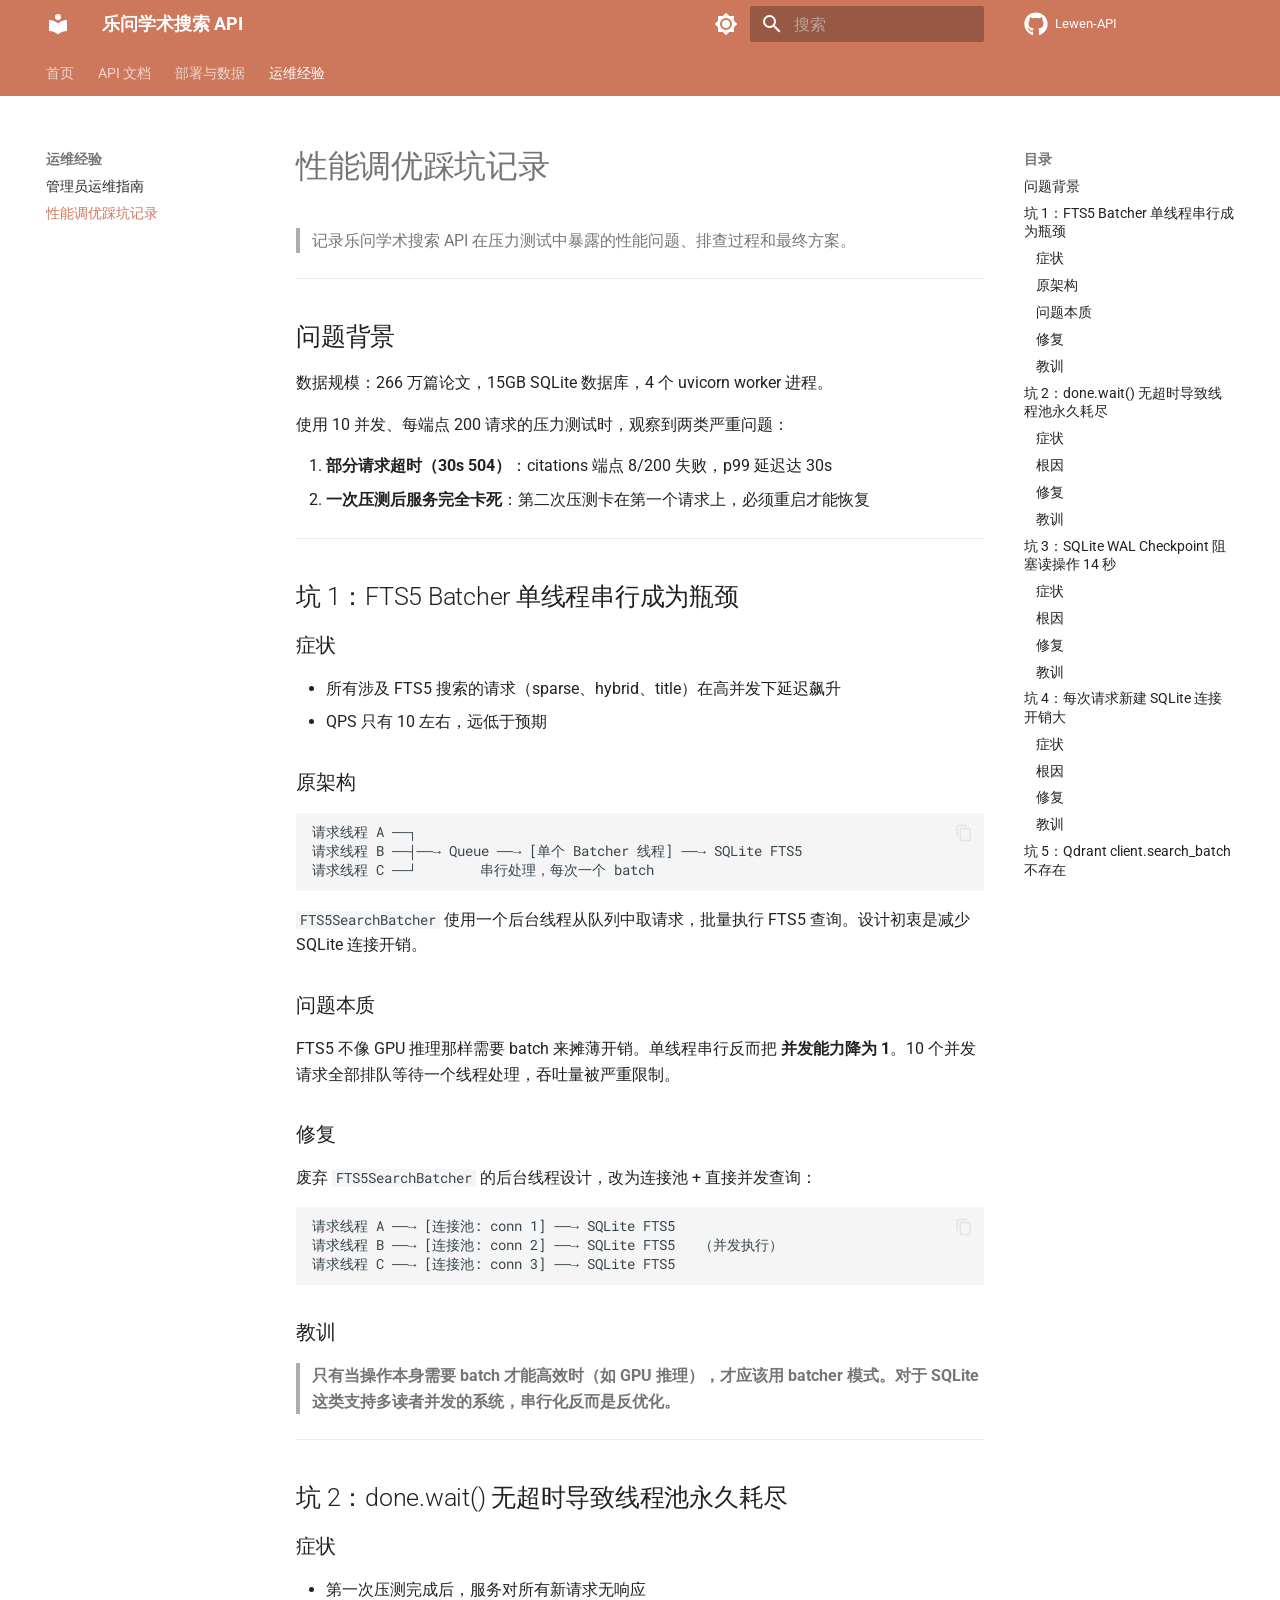
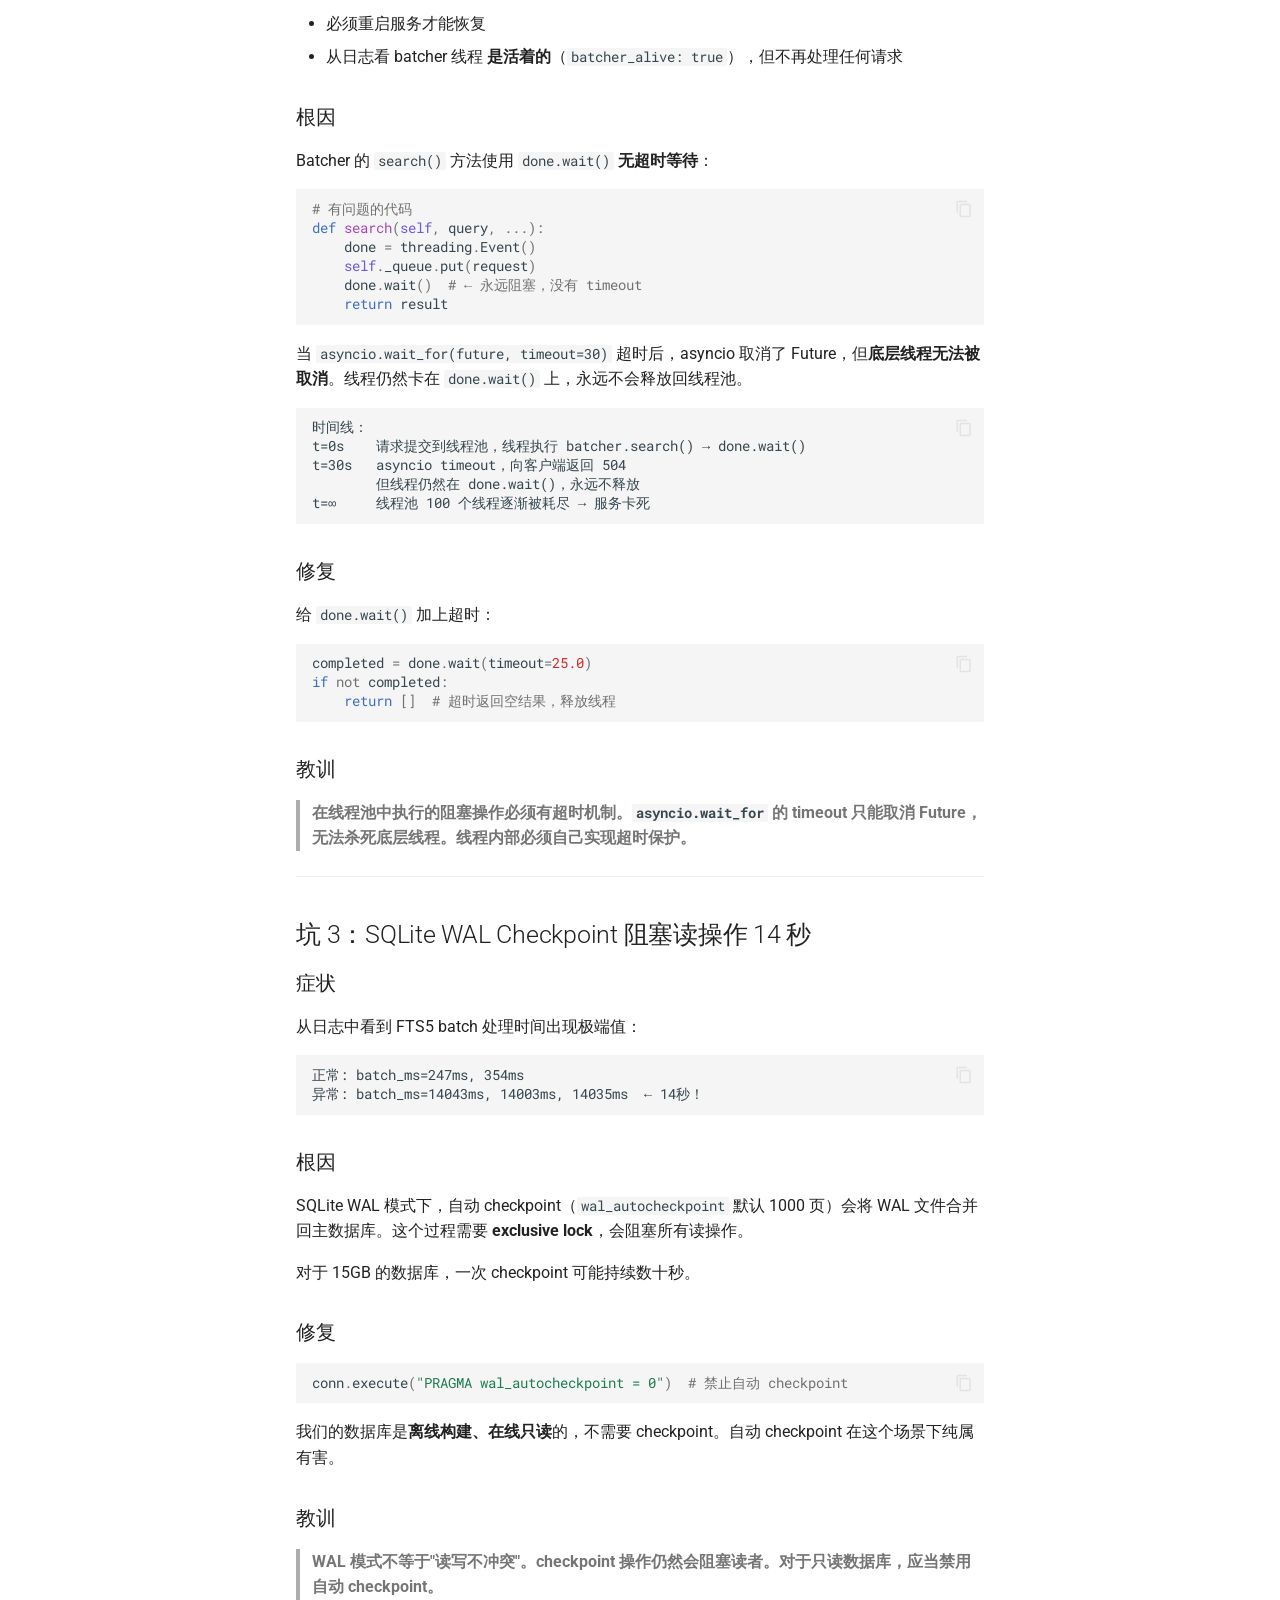
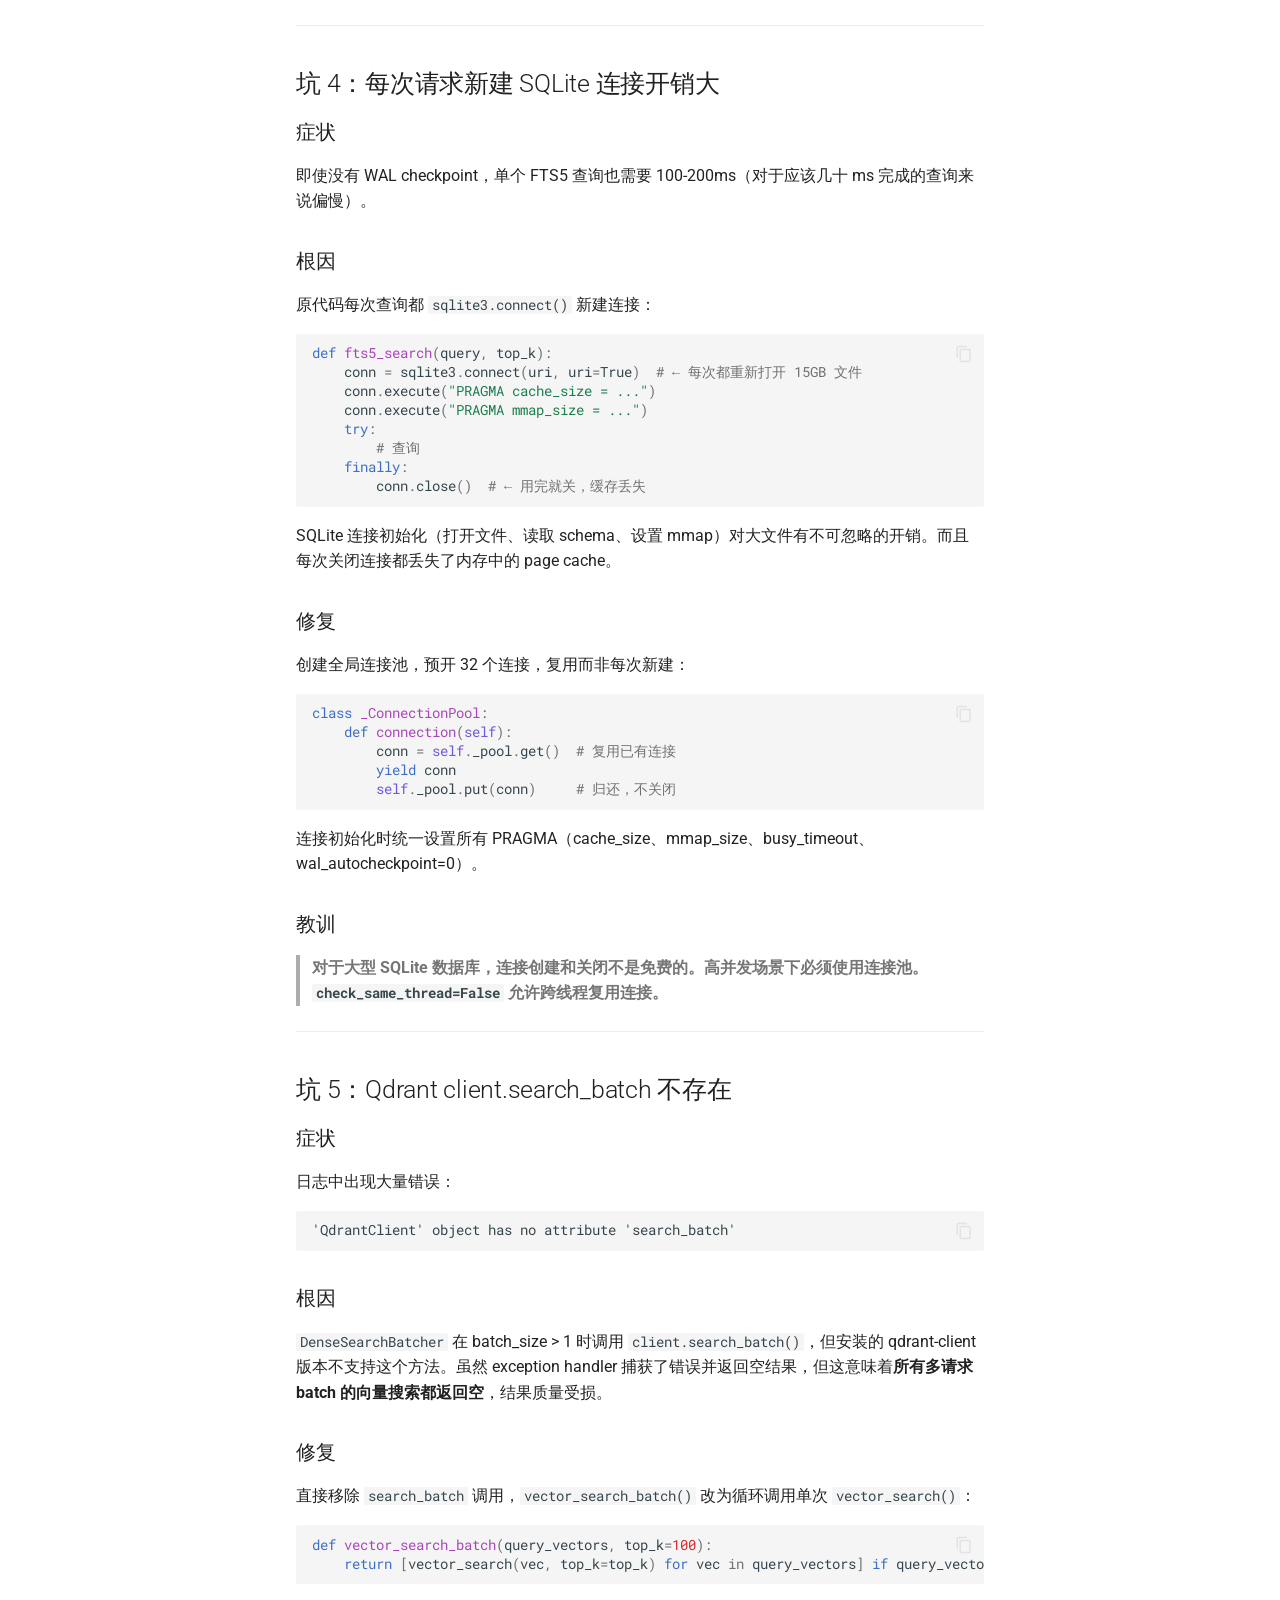
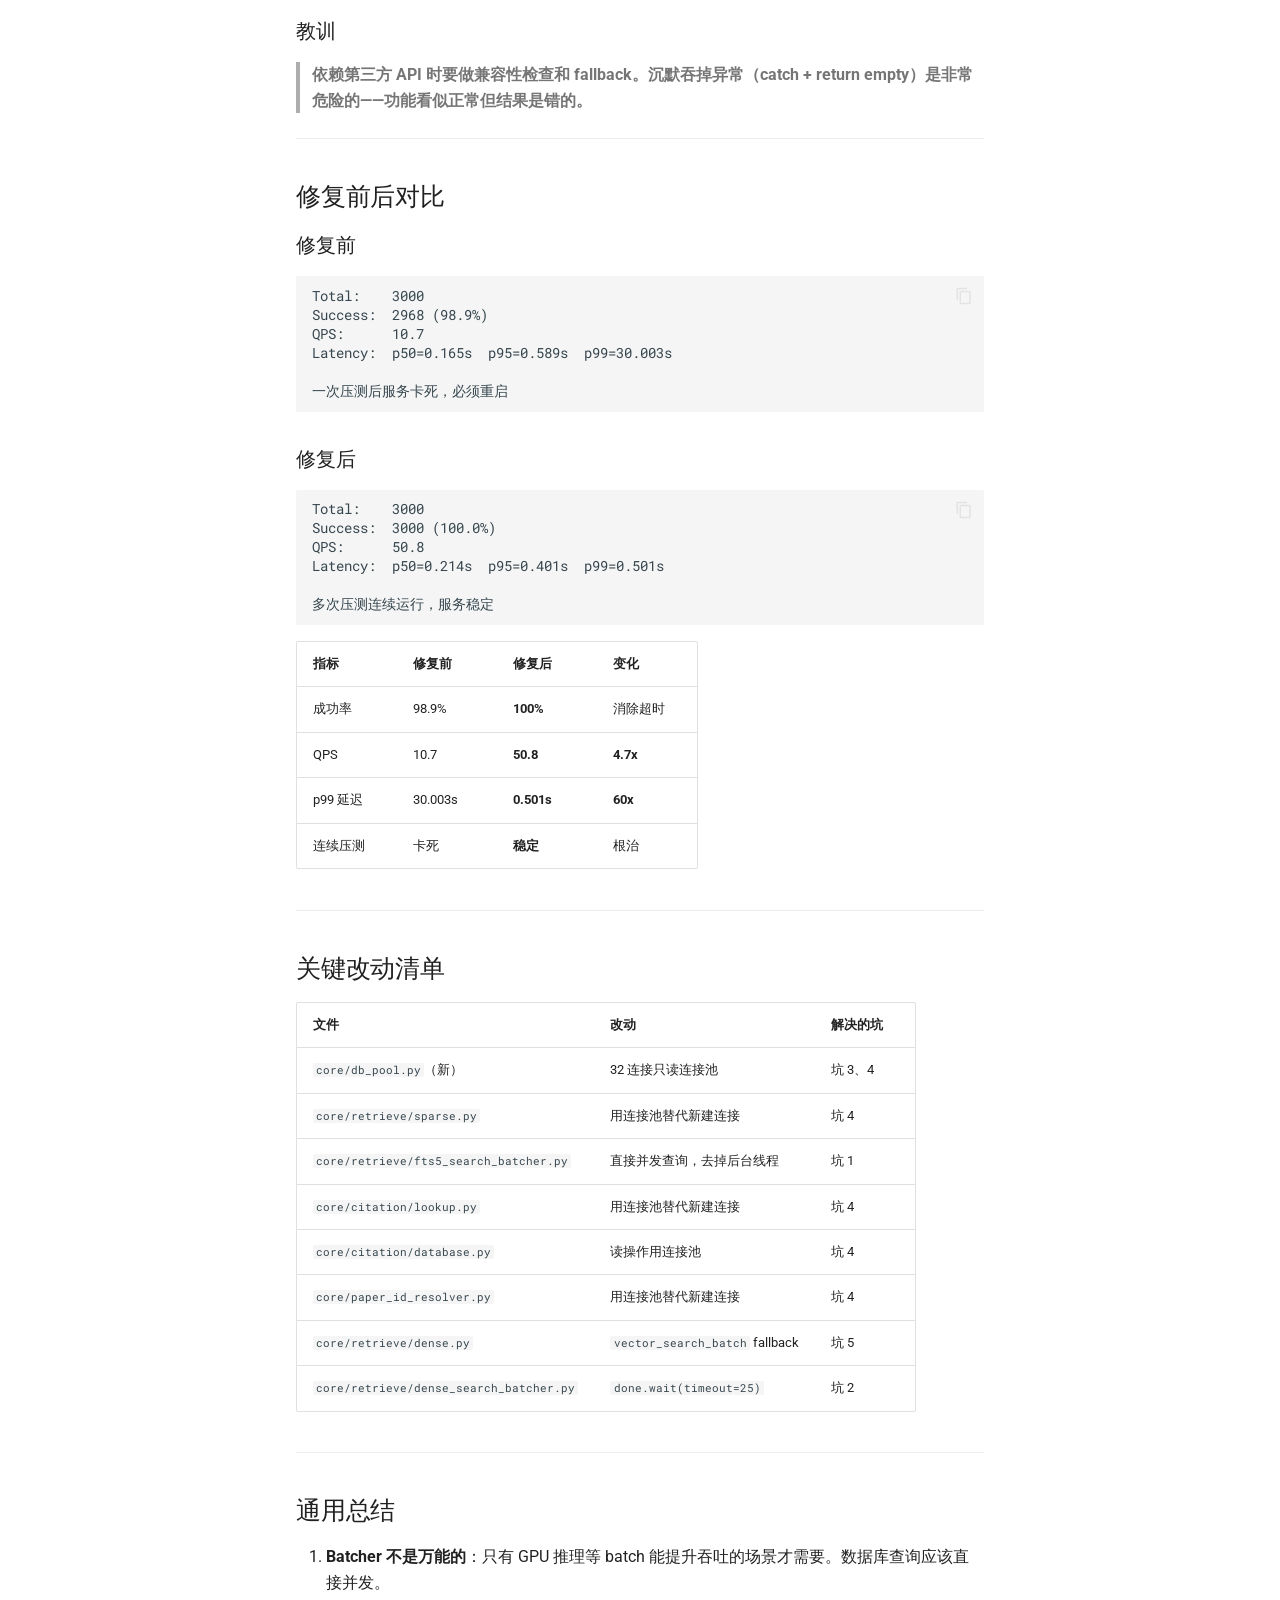
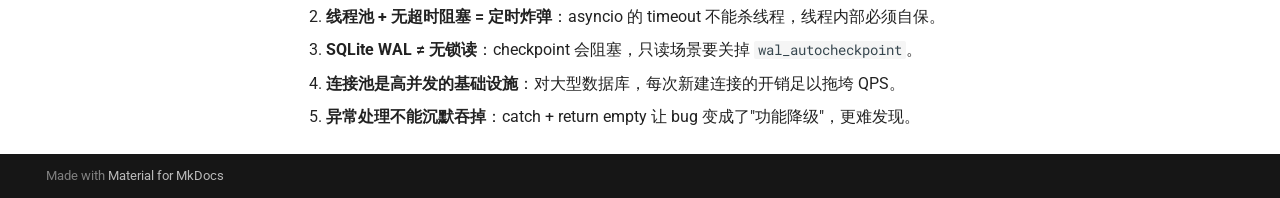
<file: performance-lessons/index.html>
<!doctype html>
<html lang="zh" class="no-js">
  <head>
    
      <meta charset="utf-8">
      <meta name="viewport" content="width=device-width,initial-scale=1">
      
        <meta name="description" content="Lewen — 学术论文搜索 API 文档">
      
      
      
        <link rel="canonical" href="https://ustc-ai4science.github.io/Lewen-API/performance-lessons/">
      
      
        <link rel="prev" href="../api-key-admin/">
      
      
      
        
      
      
      <link rel="icon" href="../assets/images/favicon.png">
      <meta name="generator" content="mkdocs-1.6.1, mkdocs-material-9.7.7">
    
    
      
        <title>性能调优踩坑记录 - 乐问学术搜索 API</title>
      
    
    
      <link rel="stylesheet" href="../assets/stylesheets/main.ec1eaa64.min.css">
      
        
        <link rel="stylesheet" href="../assets/stylesheets/palette.ab4e12ef.min.css">
      
      


    
    
      
    
    
      
        
        
        <link rel="preconnect" href="https://fonts.gstatic.com" crossorigin>
        <link rel="stylesheet" href="https://fonts.googleapis.com/css?family=Roboto:300,300i,400,400i,700,700i%7CRoboto+Mono:400,400i,700,700i&display=fallback">
        <style>:root{--md-text-font:"Roboto";--md-code-font:"Roboto Mono"}</style>
      
    
    
      <link rel="stylesheet" href="../stylesheets/extra.css">
    
    <script>__md_scope=new URL("..",location),__md_hash=e=>[...e].reduce(((e,_)=>(e<<5)-e+_.charCodeAt(0)),0),__md_get=(e,_=localStorage,t=__md_scope)=>JSON.parse(_.getItem(t.pathname+"."+e)),__md_set=(e,_,t=localStorage,a=__md_scope)=>{try{t.setItem(a.pathname+"."+e,JSON.stringify(_))}catch(e){}}</script>
    
      

    
    
  </head>
  
  
    
    
      
    
    
    
    
    <body dir="ltr" data-md-color-scheme="default" data-md-color-primary="custom" data-md-color-accent="custom">
  
    
    <input class="md-toggle" data-md-toggle="drawer" type="checkbox" id="__drawer" autocomplete="off">
    <input class="md-toggle" data-md-toggle="search" type="checkbox" id="__search" autocomplete="off">
    <label class="md-overlay" for="__drawer"></label>
    <div data-md-component="skip">
      
        
        <a href="#_1" class="md-skip">
          跳转至
        </a>
      
    </div>
    <div data-md-component="announce">
      
    </div>
    
    
      

<header class="md-header" data-md-component="header">
  <nav class="md-header__inner md-grid" aria-label="页眉">
    <a href=".." title="乐问学术搜索 API" class="md-header__button md-logo" aria-label="乐问学术搜索 API" data-md-component="logo">
      
  
  <svg xmlns="http://www.w3.org/2000/svg" viewBox="0 0 24 24"><path d="M12 8a3 3 0 0 0 3-3 3 3 0 0 0-3-3 3 3 0 0 0-3 3 3 3 0 0 0 3 3m0 3.54C9.64 9.35 6.5 8 3 8v11c3.5 0 6.64 1.35 9 3.54 2.36-2.19 5.5-3.54 9-3.54V8c-3.5 0-6.64 1.35-9 3.54"/></svg>

    </a>
    <label class="md-header__button md-icon" for="__drawer">
      
      <svg xmlns="http://www.w3.org/2000/svg" viewBox="0 0 24 24"><path d="M3 6h18v2H3zm0 5h18v2H3zm0 5h18v2H3z"/></svg>
    </label>
    <div class="md-header__title" data-md-component="header-title">
      <div class="md-header__ellipsis">
        <div class="md-header__topic">
          <span class="md-ellipsis">
            乐问学术搜索 API
          </span>
        </div>
        <div class="md-header__topic" data-md-component="header-topic">
          <span class="md-ellipsis">
            
              性能调优踩坑记录
            
          </span>
        </div>
      </div>
    </div>
    
      
        <form class="md-header__option" data-md-component="palette">
  
    
    
    
    <input class="md-option" data-md-color-media="(prefers-color-scheme: light)" data-md-color-scheme="default" data-md-color-primary="custom" data-md-color-accent="custom"  aria-label="切换到深色模式"  type="radio" name="__palette" id="__palette_0">
    
      <label class="md-header__button md-icon" title="切换到深色模式" for="__palette_1" hidden>
        <svg xmlns="http://www.w3.org/2000/svg" viewBox="0 0 24 24"><path d="M12 8a4 4 0 0 0-4 4 4 4 0 0 0 4 4 4 4 0 0 0 4-4 4 4 0 0 0-4-4m0 10a6 6 0 0 1-6-6 6 6 0 0 1 6-6 6 6 0 0 1 6 6 6 6 0 0 1-6 6m8-9.31V4h-4.69L12 .69 8.69 4H4v4.69L.69 12 4 15.31V20h4.69L12 23.31 15.31 20H20v-4.69L23.31 12z"/></svg>
      </label>
    
  
    
    
    
    <input class="md-option" data-md-color-media="(prefers-color-scheme: dark)" data-md-color-scheme="slate" data-md-color-primary="custom" data-md-color-accent="custom"  aria-label="切换到浅色模式"  type="radio" name="__palette" id="__palette_1">
    
      <label class="md-header__button md-icon" title="切换到浅色模式" for="__palette_0" hidden>
        <svg xmlns="http://www.w3.org/2000/svg" viewBox="0 0 24 24"><path d="M12 18c-.89 0-1.74-.2-2.5-.55C11.56 16.5 13 14.42 13 12s-1.44-4.5-3.5-5.45C10.26 6.2 11.11 6 12 6a6 6 0 0 1 6 6 6 6 0 0 1-6 6m8-9.31V4h-4.69L12 .69 8.69 4H4v4.69L.69 12 4 15.31V20h4.69L12 23.31 15.31 20H20v-4.69L23.31 12z"/></svg>
      </label>
    
  
</form>
      
    
    
      <script>var palette=__md_get("__palette");if(palette&&palette.color){if("(prefers-color-scheme)"===palette.color.media){var media=matchMedia("(prefers-color-scheme: light)"),input=document.querySelector(media.matches?"[data-md-color-media='(prefers-color-scheme: light)']":"[data-md-color-media='(prefers-color-scheme: dark)']");palette.color.media=input.getAttribute("data-md-color-media"),palette.color.scheme=input.getAttribute("data-md-color-scheme"),palette.color.primary=input.getAttribute("data-md-color-primary"),palette.color.accent=input.getAttribute("data-md-color-accent")}for(var[key,value]of Object.entries(palette.color))document.body.setAttribute("data-md-color-"+key,value)}</script>
    
    
    
      
      
        <label class="md-header__button md-icon" for="__search">
          
          <svg xmlns="http://www.w3.org/2000/svg" viewBox="0 0 24 24"><path d="M9.5 3A6.5 6.5 0 0 1 16 9.5c0 1.61-.59 3.09-1.56 4.23l.27.27h.79l5 5-1.5 1.5-5-5v-.79l-.27-.27A6.52 6.52 0 0 1 9.5 16 6.5 6.5 0 0 1 3 9.5 6.5 6.5 0 0 1 9.5 3m0 2C7 5 5 7 5 9.5S7 14 9.5 14 14 12 14 9.5 12 5 9.5 5"/></svg>
        </label>
        <div class="md-search" data-md-component="search" role="dialog">
  <label class="md-search__overlay" for="__search"></label>
  <div class="md-search__inner" role="search">
    <form class="md-search__form" name="search">
      <input type="text" class="md-search__input" name="query" aria-label="搜索" placeholder="搜索" autocapitalize="off" autocorrect="off" autocomplete="off" spellcheck="false" data-md-component="search-query" required>
      <label class="md-search__icon md-icon" for="__search">
        
        <svg xmlns="http://www.w3.org/2000/svg" viewBox="0 0 24 24"><path d="M9.5 3A6.5 6.5 0 0 1 16 9.5c0 1.61-.59 3.09-1.56 4.23l.27.27h.79l5 5-1.5 1.5-5-5v-.79l-.27-.27A6.52 6.52 0 0 1 9.5 16 6.5 6.5 0 0 1 3 9.5 6.5 6.5 0 0 1 9.5 3m0 2C7 5 5 7 5 9.5S7 14 9.5 14 14 12 14 9.5 12 5 9.5 5"/></svg>
        
        <svg xmlns="http://www.w3.org/2000/svg" viewBox="0 0 24 24"><path d="M20 11v2H8l5.5 5.5-1.42 1.42L4.16 12l7.92-7.92L13.5 5.5 8 11z"/></svg>
      </label>
      <nav class="md-search__options" aria-label="查找">
        
        <button type="reset" class="md-search__icon md-icon" title="清空当前内容" aria-label="清空当前内容" tabindex="-1">
          
          <svg xmlns="http://www.w3.org/2000/svg" viewBox="0 0 24 24"><path d="M19 6.41 17.59 5 12 10.59 6.41 5 5 6.41 10.59 12 5 17.59 6.41 19 12 13.41 17.59 19 19 17.59 13.41 12z"/></svg>
        </button>
      </nav>
      
        <div class="md-search__suggest" data-md-component="search-suggest"></div>
      
    </form>
    <div class="md-search__output">
      <div class="md-search__scrollwrap" tabindex="0" data-md-scrollfix>
        <div class="md-search-result" data-md-component="search-result">
          <div class="md-search-result__meta">
            正在初始化搜索引擎
          </div>
          <ol class="md-search-result__list" role="presentation"></ol>
        </div>
      </div>
    </div>
  </div>
</div>
      
    
    
      <div class="md-header__source">
        <a href="https://github.com/ustc-ai4science/Lewen-API" title="前往仓库" class="md-source" data-md-component="source">
  <div class="md-source__icon md-icon">
    
    <svg xmlns="http://www.w3.org/2000/svg" viewBox="0 0 512 512"><!--! Font Awesome Free 7.1.0 by @fontawesome - https://fontawesome.com License - https://fontawesome.com/license/free (Icons: CC BY 4.0, Fonts: SIL OFL 1.1, Code: MIT License) Copyright 2025 Fonticons, Inc.--><path d="M173.9 397.4c0 2-2.3 3.6-5.2 3.6-3.3.3-5.6-1.3-5.6-3.6 0-2 2.3-3.6 5.2-3.6 3-.3 5.6 1.3 5.6 3.6m-31.1-4.5c-.7 2 1.3 4.3 4.3 4.9 2.6 1 5.6 0 6.2-2s-1.3-4.3-4.3-5.2c-2.6-.7-5.5.3-6.2 2.3m44.2-1.7c-2.9.7-4.9 2.6-4.6 4.9.3 2 2.9 3.3 5.9 2.6 2.9-.7 4.9-2.6 4.6-4.6-.3-1.9-3-3.2-5.9-2.9M252.8 8C114.1 8 8 113.3 8 252c0 110.9 69.8 205.8 169.5 239.2 12.8 2.3 17.3-5.6 17.3-12.1 0-6.2-.3-40.4-.3-61.4 0 0-70 15-84.7-29.8 0 0-11.4-29.1-27.8-36.6 0 0-22.9-15.7 1.6-15.4 0 0 24.9 2 38.6 25.8 21.9 38.6 58.6 27.5 72.9 20.9 2.3-16 8.8-27.1 16-33.7-55.9-6.2-112.3-14.3-112.3-110.5 0-27.5 7.6-41.3 23.6-58.9-2.6-6.5-11.1-33.3 2.6-67.9 20.9-6.5 69 27 69 27 20-5.6 41.5-8.5 62.8-8.5s42.8 2.9 62.8 8.5c0 0 48.1-33.6 69-27 13.7 34.7 5.2 61.4 2.6 67.9 16 17.7 25.8 31.5 25.8 58.9 0 96.5-58.9 104.2-114.8 110.5 9.2 7.9 17 22.9 17 46.4 0 33.7-.3 75.4-.3 83.6 0 6.5 4.6 14.4 17.3 12.1C436.2 457.8 504 362.9 504 252 504 113.3 391.5 8 252.8 8M105.2 352.9c-1.3 1-1 3.3.7 5.2 1.6 1.6 3.9 2.3 5.2 1 1.3-1 1-3.3-.7-5.2-1.6-1.6-3.9-2.3-5.2-1m-10.8-8.1c-.7 1.3.3 2.9 2.3 3.9 1.6 1 3.6.7 4.3-.7.7-1.3-.3-2.9-2.3-3.9-2-.6-3.6-.3-4.3.7m32.4 35.6c-1.6 1.3-1 4.3 1.3 6.2 2.3 2.3 5.2 2.6 6.5 1 1.3-1.3.7-4.3-1.3-6.2-2.2-2.3-5.2-2.6-6.5-1m-11.4-14.7c-1.6 1-1.6 3.6 0 5.9s4.3 3.3 5.6 2.3c1.6-1.3 1.6-3.9 0-6.2-1.4-2.3-4-3.3-5.6-2"/></svg>
  </div>
  <div class="md-source__repository">
    Lewen-API
  </div>
</a>
      </div>
    
  </nav>
  
</header>
    
    <div class="md-container" data-md-component="container">
      
      
        
          
            
<nav class="md-tabs" aria-label="标签" data-md-component="tabs">
  <div class="md-grid">
    <ul class="md-tabs__list">
      
        
  
  
  
  
    <li class="md-tabs__item">
      <a href=".." class="md-tabs__link">
        
  
  
    
  
  首页

      </a>
    </li>
  

      
        
  
  
  
  
    
    
      <li class="md-tabs__item">
        <a href="../api-zh/" class="md-tabs__link">
          
  
  
  API 文档

        </a>
      </li>
    
  

      
        
  
  
  
  
    
    
      <li class="md-tabs__item">
        <a href="../setup/" class="md-tabs__link">
          
  
  
  部署与数据

        </a>
      </li>
    
  

      
        
  
  
  
    
  
  
    
    
      <li class="md-tabs__item md-tabs__item--active">
        <a href="../api-key-admin/" class="md-tabs__link">
          
  
  
  运维经验

        </a>
      </li>
    
  

      
    </ul>
  </div>
</nav>
          
        
      
      <main class="md-main" data-md-component="main">
        <div class="md-main__inner md-grid">
          
            
              
              <div class="md-sidebar md-sidebar--primary" data-md-component="sidebar" data-md-type="navigation" >
                <div class="md-sidebar__scrollwrap">
                  <div class="md-sidebar__inner">
                    


  


<nav class="md-nav md-nav--primary md-nav--lifted" aria-label="导航栏" data-md-level="0">
  <label class="md-nav__title" for="__drawer">
    <a href=".." title="乐问学术搜索 API" class="md-nav__button md-logo" aria-label="乐问学术搜索 API" data-md-component="logo">
      
  
  <svg xmlns="http://www.w3.org/2000/svg" viewBox="0 0 24 24"><path d="M12 8a3 3 0 0 0 3-3 3 3 0 0 0-3-3 3 3 0 0 0-3 3 3 3 0 0 0 3 3m0 3.54C9.64 9.35 6.5 8 3 8v11c3.5 0 6.64 1.35 9 3.54 2.36-2.19 5.5-3.54 9-3.54V8c-3.5 0-6.64 1.35-9 3.54"/></svg>

    </a>
    乐问学术搜索 API
  </label>
  
    <div class="md-nav__source">
      <a href="https://github.com/ustc-ai4science/Lewen-API" title="前往仓库" class="md-source" data-md-component="source">
  <div class="md-source__icon md-icon">
    
    <svg xmlns="http://www.w3.org/2000/svg" viewBox="0 0 512 512"><!--! Font Awesome Free 7.1.0 by @fontawesome - https://fontawesome.com License - https://fontawesome.com/license/free (Icons: CC BY 4.0, Fonts: SIL OFL 1.1, Code: MIT License) Copyright 2025 Fonticons, Inc.--><path d="M173.9 397.4c0 2-2.3 3.6-5.2 3.6-3.3.3-5.6-1.3-5.6-3.6 0-2 2.3-3.6 5.2-3.6 3-.3 5.6 1.3 5.6 3.6m-31.1-4.5c-.7 2 1.3 4.3 4.3 4.9 2.6 1 5.6 0 6.2-2s-1.3-4.3-4.3-5.2c-2.6-.7-5.5.3-6.2 2.3m44.2-1.7c-2.9.7-4.9 2.6-4.6 4.9.3 2 2.9 3.3 5.9 2.6 2.9-.7 4.9-2.6 4.6-4.6-.3-1.9-3-3.2-5.9-2.9M252.8 8C114.1 8 8 113.3 8 252c0 110.9 69.8 205.8 169.5 239.2 12.8 2.3 17.3-5.6 17.3-12.1 0-6.2-.3-40.4-.3-61.4 0 0-70 15-84.7-29.8 0 0-11.4-29.1-27.8-36.6 0 0-22.9-15.7 1.6-15.4 0 0 24.9 2 38.6 25.8 21.9 38.6 58.6 27.5 72.9 20.9 2.3-16 8.8-27.1 16-33.7-55.9-6.2-112.3-14.3-112.3-110.5 0-27.5 7.6-41.3 23.6-58.9-2.6-6.5-11.1-33.3 2.6-67.9 20.9-6.5 69 27 69 27 20-5.6 41.5-8.5 62.8-8.5s42.8 2.9 62.8 8.5c0 0 48.1-33.6 69-27 13.7 34.7 5.2 61.4 2.6 67.9 16 17.7 25.8 31.5 25.8 58.9 0 96.5-58.9 104.2-114.8 110.5 9.2 7.9 17 22.9 17 46.4 0 33.7-.3 75.4-.3 83.6 0 6.5 4.6 14.4 17.3 12.1C436.2 457.8 504 362.9 504 252 504 113.3 391.5 8 252.8 8M105.2 352.9c-1.3 1-1 3.3.7 5.2 1.6 1.6 3.9 2.3 5.2 1 1.3-1 1-3.3-.7-5.2-1.6-1.6-3.9-2.3-5.2-1m-10.8-8.1c-.7 1.3.3 2.9 2.3 3.9 1.6 1 3.6.7 4.3-.7.7-1.3-.3-2.9-2.3-3.9-2-.6-3.6-.3-4.3.7m32.4 35.6c-1.6 1.3-1 4.3 1.3 6.2 2.3 2.3 5.2 2.6 6.5 1 1.3-1.3.7-4.3-1.3-6.2-2.2-2.3-5.2-2.6-6.5-1m-11.4-14.7c-1.6 1-1.6 3.6 0 5.9s4.3 3.3 5.6 2.3c1.6-1.3 1.6-3.9 0-6.2-1.4-2.3-4-3.3-5.6-2"/></svg>
  </div>
  <div class="md-source__repository">
    Lewen-API
  </div>
</a>
    </div>
  
  <ul class="md-nav__list" data-md-scrollfix>
    
      
      
  
  
  
  
    <li class="md-nav__item">
      <a href=".." class="md-nav__link">
        
  
  
  <span class="md-ellipsis">
    
  
    首页
  

    
  </span>
  
  

      </a>
    </li>
  

    
      
      
  
  
  
  
    
    
    
    
      
      
        
      
    
    
    <li class="md-nav__item md-nav__item--nested">
      
        
        
          
        
        <input class="md-nav__toggle md-toggle md-toggle--indeterminate" type="checkbox" id="__nav_2" >
        
          
          <label class="md-nav__link" for="__nav_2" id="__nav_2_label" tabindex="0">
            
  
  
  <span class="md-ellipsis">
    
  
    API 文档
  

    
  </span>
  
  

            <span class="md-nav__icon md-icon"></span>
          </label>
        
        <nav class="md-nav" data-md-level="1" aria-labelledby="__nav_2_label" aria-expanded="false">
          <label class="md-nav__title" for="__nav_2">
            <span class="md-nav__icon md-icon"></span>
            
  
    API 文档
  

          </label>
          <ul class="md-nav__list" data-md-scrollfix>
            
              
                
  
  
  
  
    <li class="md-nav__item">
      <a href="../api-zh/" class="md-nav__link">
        
  
  
  <span class="md-ellipsis">
    
  
    API 参考 (中文)
  

    
  </span>
  
  

      </a>
    </li>
  

              
            
              
                
  
  
  
  
    <li class="md-nav__item">
      <a href="../api-en/" class="md-nav__link">
        
  
  
  <span class="md-ellipsis">
    
  
    API Reference (EN)
  

    
  </span>
  
  

      </a>
    </li>
  

              
            
          </ul>
        </nav>
      
    </li>
  

    
      
      
  
  
  
  
    
    
    
    
      
      
        
      
    
    
    <li class="md-nav__item md-nav__item--nested">
      
        
        
          
        
        <input class="md-nav__toggle md-toggle md-toggle--indeterminate" type="checkbox" id="__nav_3" >
        
          
          <label class="md-nav__link" for="__nav_3" id="__nav_3_label" tabindex="0">
            
  
  
  <span class="md-ellipsis">
    
  
    部署与数据
  

    
  </span>
  
  

            <span class="md-nav__icon md-icon"></span>
          </label>
        
        <nav class="md-nav" data-md-level="1" aria-labelledby="__nav_3_label" aria-expanded="false">
          <label class="md-nav__title" for="__nav_3">
            <span class="md-nav__icon md-icon"></span>
            
  
    部署与数据
  

          </label>
          <ul class="md-nav__list" data-md-scrollfix>
            
              
                
  
  
  
  
    <li class="md-nav__item">
      <a href="../setup/" class="md-nav__link">
        
  
  
  <span class="md-ellipsis">
    
  
    本地配置
  

    
  </span>
  
  

      </a>
    </li>
  

              
            
              
                
  
  
  
  
    <li class="md-nav__item">
      <a href="../deployment/" class="md-nav__link">
        
  
  
  <span class="md-ellipsis">
    
  
    API 部署
  

    
  </span>
  
  

      </a>
    </li>
  

              
            
              
                
  
  
  
  
    <li class="md-nav__item">
      <a href="../architecture/" class="md-nav__link">
        
  
  
  <span class="md-ellipsis">
    
  
    技术架构
  

    
  </span>
  
  

      </a>
    </li>
  

              
            
              
                
  
  
  
  
    <li class="md-nav__item">
      <a href="../data/" class="md-nav__link">
        
  
  
  <span class="md-ellipsis">
    
  
    语料库下载与结构
  

    
  </span>
  
  

      </a>
    </li>
  

              
            
              
                
  
  
  
  
    <li class="md-nav__item">
      <a href="../incremental-update/" class="md-nav__link">
        
  
  
  <span class="md-ellipsis">
    
  
    增量更新
  

    
  </span>
  
  

      </a>
    </li>
  

              
            
          </ul>
        </nav>
      
    </li>
  

    
      
      
  
  
    
  
  
  
    
    
    
    
      
        
        
      
      
        
      
    
    
    <li class="md-nav__item md-nav__item--active md-nav__item--section md-nav__item--nested">
      
        
        
        <input class="md-nav__toggle md-toggle " type="checkbox" id="__nav_4" checked>
        
          
          <label class="md-nav__link" for="__nav_4" id="__nav_4_label" tabindex="">
            
  
  
  <span class="md-ellipsis">
    
  
    运维经验
  

    
  </span>
  
  

            <span class="md-nav__icon md-icon"></span>
          </label>
        
        <nav class="md-nav" data-md-level="1" aria-labelledby="__nav_4_label" aria-expanded="true">
          <label class="md-nav__title" for="__nav_4">
            <span class="md-nav__icon md-icon"></span>
            
  
    运维经验
  

          </label>
          <ul class="md-nav__list" data-md-scrollfix>
            
              
                
  
  
  
  
    <li class="md-nav__item">
      <a href="../api-key-admin/" class="md-nav__link">
        
  
  
  <span class="md-ellipsis">
    
  
    管理员运维指南
  

    
  </span>
  
  

      </a>
    </li>
  

              
            
              
                
  
  
    
  
  
  
    <li class="md-nav__item md-nav__item--active">
      
      <input class="md-nav__toggle md-toggle" type="checkbox" id="__toc">
      
      
        
      
      
        <label class="md-nav__link md-nav__link--active" for="__toc">
          
  
  
  <span class="md-ellipsis">
    
  
    性能调优踩坑记录
  

    
  </span>
  
  

          <span class="md-nav__icon md-icon"></span>
        </label>
      
      <a href="./" class="md-nav__link md-nav__link--active">
        
  
  
  <span class="md-ellipsis">
    
  
    性能调优踩坑记录
  

    
  </span>
  
  

      </a>
      
        

<nav class="md-nav md-nav--secondary" aria-label="目录">
  
  
  
    
  
  
    <label class="md-nav__title" for="__toc">
      <span class="md-nav__icon md-icon"></span>
      目录
    </label>
    <ul class="md-nav__list" data-md-component="toc" data-md-scrollfix>
      
        <li class="md-nav__item">
  <a href="#_2" class="md-nav__link">
    <span class="md-ellipsis">
      
        问题背景
      
    </span>
  </a>
  
</li>
      
        <li class="md-nav__item">
  <a href="#1fts5-batcher" class="md-nav__link">
    <span class="md-ellipsis">
      
        坑 1：FTS5 Batcher 单线程串行成为瓶颈
      
    </span>
  </a>
  
    <nav class="md-nav" aria-label="坑 1：FTS5 Batcher 单线程串行成为瓶颈">
      <ul class="md-nav__list">
        
          <li class="md-nav__item">
  <a href="#_3" class="md-nav__link">
    <span class="md-ellipsis">
      
        症状
      
    </span>
  </a>
  
</li>
        
          <li class="md-nav__item">
  <a href="#_4" class="md-nav__link">
    <span class="md-ellipsis">
      
        原架构
      
    </span>
  </a>
  
</li>
        
          <li class="md-nav__item">
  <a href="#_5" class="md-nav__link">
    <span class="md-ellipsis">
      
        问题本质
      
    </span>
  </a>
  
</li>
        
          <li class="md-nav__item">
  <a href="#_6" class="md-nav__link">
    <span class="md-ellipsis">
      
        修复
      
    </span>
  </a>
  
</li>
        
          <li class="md-nav__item">
  <a href="#_7" class="md-nav__link">
    <span class="md-ellipsis">
      
        教训
      
    </span>
  </a>
  
</li>
        
      </ul>
    </nav>
  
</li>
      
        <li class="md-nav__item">
  <a href="#2donewait" class="md-nav__link">
    <span class="md-ellipsis">
      
        坑 2：done.wait() 无超时导致线程池永久耗尽
      
    </span>
  </a>
  
    <nav class="md-nav" aria-label="坑 2：done.wait() 无超时导致线程池永久耗尽">
      <ul class="md-nav__list">
        
          <li class="md-nav__item">
  <a href="#_8" class="md-nav__link">
    <span class="md-ellipsis">
      
        症状
      
    </span>
  </a>
  
</li>
        
          <li class="md-nav__item">
  <a href="#_9" class="md-nav__link">
    <span class="md-ellipsis">
      
        根因
      
    </span>
  </a>
  
</li>
        
          <li class="md-nav__item">
  <a href="#_10" class="md-nav__link">
    <span class="md-ellipsis">
      
        修复
      
    </span>
  </a>
  
</li>
        
          <li class="md-nav__item">
  <a href="#_11" class="md-nav__link">
    <span class="md-ellipsis">
      
        教训
      
    </span>
  </a>
  
</li>
        
      </ul>
    </nav>
  
</li>
      
        <li class="md-nav__item">
  <a href="#3sqlite-wal-checkpoint-14" class="md-nav__link">
    <span class="md-ellipsis">
      
        坑 3：SQLite WAL Checkpoint 阻塞读操作 14 秒
      
    </span>
  </a>
  
    <nav class="md-nav" aria-label="坑 3：SQLite WAL Checkpoint 阻塞读操作 14 秒">
      <ul class="md-nav__list">
        
          <li class="md-nav__item">
  <a href="#_12" class="md-nav__link">
    <span class="md-ellipsis">
      
        症状
      
    </span>
  </a>
  
</li>
        
          <li class="md-nav__item">
  <a href="#_13" class="md-nav__link">
    <span class="md-ellipsis">
      
        根因
      
    </span>
  </a>
  
</li>
        
          <li class="md-nav__item">
  <a href="#_14" class="md-nav__link">
    <span class="md-ellipsis">
      
        修复
      
    </span>
  </a>
  
</li>
        
          <li class="md-nav__item">
  <a href="#_15" class="md-nav__link">
    <span class="md-ellipsis">
      
        教训
      
    </span>
  </a>
  
</li>
        
      </ul>
    </nav>
  
</li>
      
        <li class="md-nav__item">
  <a href="#4-sqlite" class="md-nav__link">
    <span class="md-ellipsis">
      
        坑 4：每次请求新建 SQLite 连接开销大
      
    </span>
  </a>
  
    <nav class="md-nav" aria-label="坑 4：每次请求新建 SQLite 连接开销大">
      <ul class="md-nav__list">
        
          <li class="md-nav__item">
  <a href="#_16" class="md-nav__link">
    <span class="md-ellipsis">
      
        症状
      
    </span>
  </a>
  
</li>
        
          <li class="md-nav__item">
  <a href="#_17" class="md-nav__link">
    <span class="md-ellipsis">
      
        根因
      
    </span>
  </a>
  
</li>
        
          <li class="md-nav__item">
  <a href="#_18" class="md-nav__link">
    <span class="md-ellipsis">
      
        修复
      
    </span>
  </a>
  
</li>
        
          <li class="md-nav__item">
  <a href="#_19" class="md-nav__link">
    <span class="md-ellipsis">
      
        教训
      
    </span>
  </a>
  
</li>
        
      </ul>
    </nav>
  
</li>
      
        <li class="md-nav__item">
  <a href="#5qdrant-clientsearch_batch" class="md-nav__link">
    <span class="md-ellipsis">
      
        坑 5：Qdrant client.search_batch 不存在
      
    </span>
  </a>
  
    <nav class="md-nav" aria-label="坑 5：Qdrant client.search_batch 不存在">
      <ul class="md-nav__list">
        
          <li class="md-nav__item">
  <a href="#_20" class="md-nav__link">
    <span class="md-ellipsis">
      
        症状
      
    </span>
  </a>
  
</li>
        
          <li class="md-nav__item">
  <a href="#_21" class="md-nav__link">
    <span class="md-ellipsis">
      
        根因
      
    </span>
  </a>
  
</li>
        
          <li class="md-nav__item">
  <a href="#_22" class="md-nav__link">
    <span class="md-ellipsis">
      
        修复
      
    </span>
  </a>
  
</li>
        
          <li class="md-nav__item">
  <a href="#_23" class="md-nav__link">
    <span class="md-ellipsis">
      
        教训
      
    </span>
  </a>
  
</li>
        
      </ul>
    </nav>
  
</li>
      
        <li class="md-nav__item">
  <a href="#_24" class="md-nav__link">
    <span class="md-ellipsis">
      
        修复前后对比
      
    </span>
  </a>
  
    <nav class="md-nav" aria-label="修复前后对比">
      <ul class="md-nav__list">
        
          <li class="md-nav__item">
  <a href="#_25" class="md-nav__link">
    <span class="md-ellipsis">
      
        修复前
      
    </span>
  </a>
  
</li>
        
          <li class="md-nav__item">
  <a href="#_26" class="md-nav__link">
    <span class="md-ellipsis">
      
        修复后
      
    </span>
  </a>
  
</li>
        
      </ul>
    </nav>
  
</li>
      
        <li class="md-nav__item">
  <a href="#_27" class="md-nav__link">
    <span class="md-ellipsis">
      
        关键改动清单
      
    </span>
  </a>
  
</li>
      
        <li class="md-nav__item">
  <a href="#_28" class="md-nav__link">
    <span class="md-ellipsis">
      
        通用总结
      
    </span>
  </a>
  
</li>
      
    </ul>
  
</nav>
      
    </li>
  

              
            
          </ul>
        </nav>
      
    </li>
  

    
  </ul>
</nav>
                  </div>
                </div>
              </div>
            
            
              
              <div class="md-sidebar md-sidebar--secondary" data-md-component="sidebar" data-md-type="toc" >
                <div class="md-sidebar__scrollwrap">
                  <div class="md-sidebar__inner">
                    

<nav class="md-nav md-nav--secondary" aria-label="目录">
  
  
  
    
  
  
    <label class="md-nav__title" for="__toc">
      <span class="md-nav__icon md-icon"></span>
      目录
    </label>
    <ul class="md-nav__list" data-md-component="toc" data-md-scrollfix>
      
        <li class="md-nav__item">
  <a href="#_2" class="md-nav__link">
    <span class="md-ellipsis">
      
        问题背景
      
    </span>
  </a>
  
</li>
      
        <li class="md-nav__item">
  <a href="#1fts5-batcher" class="md-nav__link">
    <span class="md-ellipsis">
      
        坑 1：FTS5 Batcher 单线程串行成为瓶颈
      
    </span>
  </a>
  
    <nav class="md-nav" aria-label="坑 1：FTS5 Batcher 单线程串行成为瓶颈">
      <ul class="md-nav__list">
        
          <li class="md-nav__item">
  <a href="#_3" class="md-nav__link">
    <span class="md-ellipsis">
      
        症状
      
    </span>
  </a>
  
</li>
        
          <li class="md-nav__item">
  <a href="#_4" class="md-nav__link">
    <span class="md-ellipsis">
      
        原架构
      
    </span>
  </a>
  
</li>
        
          <li class="md-nav__item">
  <a href="#_5" class="md-nav__link">
    <span class="md-ellipsis">
      
        问题本质
      
    </span>
  </a>
  
</li>
        
          <li class="md-nav__item">
  <a href="#_6" class="md-nav__link">
    <span class="md-ellipsis">
      
        修复
      
    </span>
  </a>
  
</li>
        
          <li class="md-nav__item">
  <a href="#_7" class="md-nav__link">
    <span class="md-ellipsis">
      
        教训
      
    </span>
  </a>
  
</li>
        
      </ul>
    </nav>
  
</li>
      
        <li class="md-nav__item">
  <a href="#2donewait" class="md-nav__link">
    <span class="md-ellipsis">
      
        坑 2：done.wait() 无超时导致线程池永久耗尽
      
    </span>
  </a>
  
    <nav class="md-nav" aria-label="坑 2：done.wait() 无超时导致线程池永久耗尽">
      <ul class="md-nav__list">
        
          <li class="md-nav__item">
  <a href="#_8" class="md-nav__link">
    <span class="md-ellipsis">
      
        症状
      
    </span>
  </a>
  
</li>
        
          <li class="md-nav__item">
  <a href="#_9" class="md-nav__link">
    <span class="md-ellipsis">
      
        根因
      
    </span>
  </a>
  
</li>
        
          <li class="md-nav__item">
  <a href="#_10" class="md-nav__link">
    <span class="md-ellipsis">
      
        修复
      
    </span>
  </a>
  
</li>
        
          <li class="md-nav__item">
  <a href="#_11" class="md-nav__link">
    <span class="md-ellipsis">
      
        教训
      
    </span>
  </a>
  
</li>
        
      </ul>
    </nav>
  
</li>
      
        <li class="md-nav__item">
  <a href="#3sqlite-wal-checkpoint-14" class="md-nav__link">
    <span class="md-ellipsis">
      
        坑 3：SQLite WAL Checkpoint 阻塞读操作 14 秒
      
    </span>
  </a>
  
    <nav class="md-nav" aria-label="坑 3：SQLite WAL Checkpoint 阻塞读操作 14 秒">
      <ul class="md-nav__list">
        
          <li class="md-nav__item">
  <a href="#_12" class="md-nav__link">
    <span class="md-ellipsis">
      
        症状
      
    </span>
  </a>
  
</li>
        
          <li class="md-nav__item">
  <a href="#_13" class="md-nav__link">
    <span class="md-ellipsis">
      
        根因
      
    </span>
  </a>
  
</li>
        
          <li class="md-nav__item">
  <a href="#_14" class="md-nav__link">
    <span class="md-ellipsis">
      
        修复
      
    </span>
  </a>
  
</li>
        
          <li class="md-nav__item">
  <a href="#_15" class="md-nav__link">
    <span class="md-ellipsis">
      
        教训
      
    </span>
  </a>
  
</li>
        
      </ul>
    </nav>
  
</li>
      
        <li class="md-nav__item">
  <a href="#4-sqlite" class="md-nav__link">
    <span class="md-ellipsis">
      
        坑 4：每次请求新建 SQLite 连接开销大
      
    </span>
  </a>
  
    <nav class="md-nav" aria-label="坑 4：每次请求新建 SQLite 连接开销大">
      <ul class="md-nav__list">
        
          <li class="md-nav__item">
  <a href="#_16" class="md-nav__link">
    <span class="md-ellipsis">
      
        症状
      
    </span>
  </a>
  
</li>
        
          <li class="md-nav__item">
  <a href="#_17" class="md-nav__link">
    <span class="md-ellipsis">
      
        根因
      
    </span>
  </a>
  
</li>
        
          <li class="md-nav__item">
  <a href="#_18" class="md-nav__link">
    <span class="md-ellipsis">
      
        修复
      
    </span>
  </a>
  
</li>
        
          <li class="md-nav__item">
  <a href="#_19" class="md-nav__link">
    <span class="md-ellipsis">
      
        教训
      
    </span>
  </a>
  
</li>
        
      </ul>
    </nav>
  
</li>
      
        <li class="md-nav__item">
  <a href="#5qdrant-clientsearch_batch" class="md-nav__link">
    <span class="md-ellipsis">
      
        坑 5：Qdrant client.search_batch 不存在
      
    </span>
  </a>
  
    <nav class="md-nav" aria-label="坑 5：Qdrant client.search_batch 不存在">
      <ul class="md-nav__list">
        
          <li class="md-nav__item">
  <a href="#_20" class="md-nav__link">
    <span class="md-ellipsis">
      
        症状
      
    </span>
  </a>
  
</li>
        
          <li class="md-nav__item">
  <a href="#_21" class="md-nav__link">
    <span class="md-ellipsis">
      
        根因
      
    </span>
  </a>
  
</li>
        
          <li class="md-nav__item">
  <a href="#_22" class="md-nav__link">
    <span class="md-ellipsis">
      
        修复
      
    </span>
  </a>
  
</li>
        
          <li class="md-nav__item">
  <a href="#_23" class="md-nav__link">
    <span class="md-ellipsis">
      
        教训
      
    </span>
  </a>
  
</li>
        
      </ul>
    </nav>
  
</li>
      
        <li class="md-nav__item">
  <a href="#_24" class="md-nav__link">
    <span class="md-ellipsis">
      
        修复前后对比
      
    </span>
  </a>
  
    <nav class="md-nav" aria-label="修复前后对比">
      <ul class="md-nav__list">
        
          <li class="md-nav__item">
  <a href="#_25" class="md-nav__link">
    <span class="md-ellipsis">
      
        修复前
      
    </span>
  </a>
  
</li>
        
          <li class="md-nav__item">
  <a href="#_26" class="md-nav__link">
    <span class="md-ellipsis">
      
        修复后
      
    </span>
  </a>
  
</li>
        
      </ul>
    </nav>
  
</li>
      
        <li class="md-nav__item">
  <a href="#_27" class="md-nav__link">
    <span class="md-ellipsis">
      
        关键改动清单
      
    </span>
  </a>
  
</li>
      
        <li class="md-nav__item">
  <a href="#_28" class="md-nav__link">
    <span class="md-ellipsis">
      
        通用总结
      
    </span>
  </a>
  
</li>
      
    </ul>
  
</nav>
                  </div>
                </div>
              </div>
            
          
          
            <div class="md-content" data-md-component="content">
              
              <article class="md-content__inner md-typeset">
                
                  


  
  


<h1 id="_1">性能调优踩坑记录<a class="headerlink" href="#_1" title="Permanent link">&para;</a></h1>
<blockquote>
<p>记录乐问学术搜索 API 在压力测试中暴露的性能问题、排查过程和最终方案。</p>
</blockquote>
<hr />
<h2 id="_2">问题背景<a class="headerlink" href="#_2" title="Permanent link">&para;</a></h2>
<p>数据规模：266 万篇论文，15GB SQLite 数据库，4 个 uvicorn worker 进程。</p>
<p>使用 10 并发、每端点 200 请求的压力测试时，观察到两类严重问题：</p>
<ol>
<li><strong>部分请求超时（30s 504）</strong>：citations 端点 8/200 失败，p99 延迟达 30s</li>
<li><strong>一次压测后服务完全卡死</strong>：第二次压测卡在第一个请求上，必须重启才能恢复</li>
</ol>
<hr />
<h2 id="1fts5-batcher">坑 1：FTS5 Batcher 单线程串行成为瓶颈<a class="headerlink" href="#1fts5-batcher" title="Permanent link">&para;</a></h2>
<h3 id="_3">症状<a class="headerlink" href="#_3" title="Permanent link">&para;</a></h3>
<ul>
<li>所有涉及 FTS5 搜索的请求（sparse、hybrid、title）在高并发下延迟飙升</li>
<li>QPS 只有 10 左右，远低于预期</li>
</ul>
<h3 id="_4">原架构<a class="headerlink" href="#_4" title="Permanent link">&para;</a></h3>
<div class="highlight"><pre><span></span><code><a id="__codelineno-0-1" name="__codelineno-0-1" href="#__codelineno-0-1"></a>请求线程 A ──┐
<a id="__codelineno-0-2" name="__codelineno-0-2" href="#__codelineno-0-2"></a>请求线程 B ──┤──→ Queue ──→ [单个 Batcher 线程] ──→ SQLite FTS5
<a id="__codelineno-0-3" name="__codelineno-0-3" href="#__codelineno-0-3"></a>请求线程 C ──┘        串行处理，每次一个 batch
</code></pre></div>
<p><code>FTS5SearchBatcher</code> 使用一个后台线程从队列中取请求，批量执行 FTS5 查询。设计初衷是减少 SQLite 连接开销。</p>
<h3 id="_5">问题本质<a class="headerlink" href="#_5" title="Permanent link">&para;</a></h3>
<p>FTS5 不像 GPU 推理那样需要 batch 来摊薄开销。单线程串行反而把 <strong>并发能力降为 1</strong>。10 个并发请求全部排队等待一个线程处理，吞吐量被严重限制。</p>
<h3 id="_6">修复<a class="headerlink" href="#_6" title="Permanent link">&para;</a></h3>
<p>废弃 <code>FTS5SearchBatcher</code> 的后台线程设计，改为连接池 + 直接并发查询：</p>
<div class="highlight"><pre><span></span><code><a id="__codelineno-1-1" name="__codelineno-1-1" href="#__codelineno-1-1"></a>请求线程 A ──→ [连接池: conn 1] ──→ SQLite FTS5
<a id="__codelineno-1-2" name="__codelineno-1-2" href="#__codelineno-1-2"></a>请求线程 B ──→ [连接池: conn 2] ──→ SQLite FTS5   （并发执行）
<a id="__codelineno-1-3" name="__codelineno-1-3" href="#__codelineno-1-3"></a>请求线程 C ──→ [连接池: conn 3] ──→ SQLite FTS5
</code></pre></div>
<h3 id="_7">教训<a class="headerlink" href="#_7" title="Permanent link">&para;</a></h3>
<blockquote>
<p><strong>只有当操作本身需要 batch 才能高效时（如 GPU 推理），才应该用 batcher 模式。对于 SQLite 这类支持多读者并发的系统，串行化反而是反优化。</strong></p>
</blockquote>
<hr />
<h2 id="2donewait">坑 2：done.wait() 无超时导致线程池永久耗尽<a class="headerlink" href="#2donewait" title="Permanent link">&para;</a></h2>
<h3 id="_8">症状<a class="headerlink" href="#_8" title="Permanent link">&para;</a></h3>
<ul>
<li>第一次压测完成后，服务对所有新请求无响应</li>
<li>必须重启服务才能恢复</li>
<li>从日志看 batcher 线程 <strong>是活着的</strong>（<code>batcher_alive: true</code>），但不再处理任何请求</li>
</ul>
<h3 id="_9">根因<a class="headerlink" href="#_9" title="Permanent link">&para;</a></h3>
<p>Batcher 的 <code>search()</code> 方法使用 <code>done.wait()</code> <strong>无超时等待</strong>：</p>
<div class="highlight"><pre><span></span><code><a id="__codelineno-2-1" name="__codelineno-2-1" href="#__codelineno-2-1"></a><span class="c1"># 有问题的代码</span>
<a id="__codelineno-2-2" name="__codelineno-2-2" href="#__codelineno-2-2"></a><span class="k">def</span><span class="w"> </span><span class="nf">search</span><span class="p">(</span><span class="bp">self</span><span class="p">,</span> <span class="n">query</span><span class="p">,</span> <span class="o">...</span><span class="p">):</span>
<a id="__codelineno-2-3" name="__codelineno-2-3" href="#__codelineno-2-3"></a>    <span class="n">done</span> <span class="o">=</span> <span class="n">threading</span><span class="o">.</span><span class="n">Event</span><span class="p">()</span>
<a id="__codelineno-2-4" name="__codelineno-2-4" href="#__codelineno-2-4"></a>    <span class="bp">self</span><span class="o">.</span><span class="n">_queue</span><span class="o">.</span><span class="n">put</span><span class="p">(</span><span class="n">request</span><span class="p">)</span>
<a id="__codelineno-2-5" name="__codelineno-2-5" href="#__codelineno-2-5"></a>    <span class="n">done</span><span class="o">.</span><span class="n">wait</span><span class="p">()</span>  <span class="c1"># ← 永远阻塞，没有 timeout</span>
<a id="__codelineno-2-6" name="__codelineno-2-6" href="#__codelineno-2-6"></a>    <span class="k">return</span> <span class="n">result</span>
</code></pre></div>
<p>当 <code>asyncio.wait_for(future, timeout=30)</code> 超时后，asyncio 取消了 Future，但<strong>底层线程无法被取消</strong>。线程仍然卡在 <code>done.wait()</code> 上，永远不会释放回线程池。</p>
<div class="highlight"><pre><span></span><code><a id="__codelineno-3-1" name="__codelineno-3-1" href="#__codelineno-3-1"></a>时间线：
<a id="__codelineno-3-2" name="__codelineno-3-2" href="#__codelineno-3-2"></a>t=0s    请求提交到线程池，线程执行 batcher.search() → done.wait()
<a id="__codelineno-3-3" name="__codelineno-3-3" href="#__codelineno-3-3"></a>t=30s   asyncio timeout，向客户端返回 504
<a id="__codelineno-3-4" name="__codelineno-3-4" href="#__codelineno-3-4"></a>        但线程仍然在 done.wait()，永远不释放
<a id="__codelineno-3-5" name="__codelineno-3-5" href="#__codelineno-3-5"></a>t=∞     线程池 100 个线程逐渐被耗尽 → 服务卡死
</code></pre></div>
<h3 id="_10">修复<a class="headerlink" href="#_10" title="Permanent link">&para;</a></h3>
<p>给 <code>done.wait()</code> 加上超时：</p>
<div class="highlight"><pre><span></span><code><a id="__codelineno-4-1" name="__codelineno-4-1" href="#__codelineno-4-1"></a><span class="n">completed</span> <span class="o">=</span> <span class="n">done</span><span class="o">.</span><span class="n">wait</span><span class="p">(</span><span class="n">timeout</span><span class="o">=</span><span class="mf">25.0</span><span class="p">)</span>
<a id="__codelineno-4-2" name="__codelineno-4-2" href="#__codelineno-4-2"></a><span class="k">if</span> <span class="ow">not</span> <span class="n">completed</span><span class="p">:</span>
<a id="__codelineno-4-3" name="__codelineno-4-3" href="#__codelineno-4-3"></a>    <span class="k">return</span> <span class="p">[]</span>  <span class="c1"># 超时返回空结果，释放线程</span>
</code></pre></div>
<h3 id="_11">教训<a class="headerlink" href="#_11" title="Permanent link">&para;</a></h3>
<blockquote>
<p><strong>在线程池中执行的阻塞操作必须有超时机制。<code>asyncio.wait_for</code> 的 timeout 只能取消 Future，无法杀死底层线程。线程内部必须自己实现超时保护。</strong></p>
</blockquote>
<hr />
<h2 id="3sqlite-wal-checkpoint-14">坑 3：SQLite WAL Checkpoint 阻塞读操作 14 秒<a class="headerlink" href="#3sqlite-wal-checkpoint-14" title="Permanent link">&para;</a></h2>
<h3 id="_12">症状<a class="headerlink" href="#_12" title="Permanent link">&para;</a></h3>
<p>从日志中看到 FTS5 batch 处理时间出现极端值：</p>
<div class="highlight"><pre><span></span><code><a id="__codelineno-5-1" name="__codelineno-5-1" href="#__codelineno-5-1"></a>正常: batch_ms=247ms, 354ms
<a id="__codelineno-5-2" name="__codelineno-5-2" href="#__codelineno-5-2"></a>异常: batch_ms=14043ms, 14003ms, 14035ms  ← 14秒！
</code></pre></div>
<h3 id="_13">根因<a class="headerlink" href="#_13" title="Permanent link">&para;</a></h3>
<p>SQLite WAL 模式下，自动 checkpoint（<code>wal_autocheckpoint</code> 默认 1000 页）会将 WAL 文件合并回主数据库。这个过程需要 <strong>exclusive lock</strong>，会阻塞所有读操作。</p>
<p>对于 15GB 的数据库，一次 checkpoint 可能持续数十秒。</p>
<h3 id="_14">修复<a class="headerlink" href="#_14" title="Permanent link">&para;</a></h3>
<div class="highlight"><pre><span></span><code><a id="__codelineno-6-1" name="__codelineno-6-1" href="#__codelineno-6-1"></a><span class="n">conn</span><span class="o">.</span><span class="n">execute</span><span class="p">(</span><span class="s2">"PRAGMA wal_autocheckpoint = 0"</span><span class="p">)</span>  <span class="c1"># 禁止自动 checkpoint</span>
</code></pre></div>
<p>我们的数据库是<strong>离线构建、在线只读</strong>的，不需要 checkpoint。自动 checkpoint 在这个场景下纯属有害。</p>
<h3 id="_15">教训<a class="headerlink" href="#_15" title="Permanent link">&para;</a></h3>
<blockquote>
<p><strong>WAL 模式不等于"读写不冲突"。checkpoint 操作仍然会阻塞读者。对于只读数据库，应当禁用自动 checkpoint。</strong></p>
</blockquote>
<hr />
<h2 id="4-sqlite">坑 4：每次请求新建 SQLite 连接开销大<a class="headerlink" href="#4-sqlite" title="Permanent link">&para;</a></h2>
<h3 id="_16">症状<a class="headerlink" href="#_16" title="Permanent link">&para;</a></h3>
<p>即使没有 WAL checkpoint，单个 FTS5 查询也需要 100-200ms（对于应该几十 ms 完成的查询来说偏慢）。</p>
<h3 id="_17">根因<a class="headerlink" href="#_17" title="Permanent link">&para;</a></h3>
<p>原代码每次查询都 <code>sqlite3.connect()</code> 新建连接：</p>
<div class="highlight"><pre><span></span><code><a id="__codelineno-7-1" name="__codelineno-7-1" href="#__codelineno-7-1"></a><span class="k">def</span><span class="w"> </span><span class="nf">fts5_search</span><span class="p">(</span><span class="n">query</span><span class="p">,</span> <span class="n">top_k</span><span class="p">):</span>
<a id="__codelineno-7-2" name="__codelineno-7-2" href="#__codelineno-7-2"></a>    <span class="n">conn</span> <span class="o">=</span> <span class="n">sqlite3</span><span class="o">.</span><span class="n">connect</span><span class="p">(</span><span class="n">uri</span><span class="p">,</span> <span class="n">uri</span><span class="o">=</span><span class="kc">True</span><span class="p">)</span>  <span class="c1"># ← 每次都重新打开 15GB 文件</span>
<a id="__codelineno-7-3" name="__codelineno-7-3" href="#__codelineno-7-3"></a>    <span class="n">conn</span><span class="o">.</span><span class="n">execute</span><span class="p">(</span><span class="s2">"PRAGMA cache_size = ..."</span><span class="p">)</span>
<a id="__codelineno-7-4" name="__codelineno-7-4" href="#__codelineno-7-4"></a>    <span class="n">conn</span><span class="o">.</span><span class="n">execute</span><span class="p">(</span><span class="s2">"PRAGMA mmap_size = ..."</span><span class="p">)</span>
<a id="__codelineno-7-5" name="__codelineno-7-5" href="#__codelineno-7-5"></a>    <span class="k">try</span><span class="p">:</span>
<a id="__codelineno-7-6" name="__codelineno-7-6" href="#__codelineno-7-6"></a>        <span class="c1"># 查询</span>
<a id="__codelineno-7-7" name="__codelineno-7-7" href="#__codelineno-7-7"></a>    <span class="k">finally</span><span class="p">:</span>
<a id="__codelineno-7-8" name="__codelineno-7-8" href="#__codelineno-7-8"></a>        <span class="n">conn</span><span class="o">.</span><span class="n">close</span><span class="p">()</span>  <span class="c1"># ← 用完就关，缓存丢失</span>
</code></pre></div>
<p>SQLite 连接初始化（打开文件、读取 schema、设置 mmap）对大文件有不可忽略的开销。而且每次关闭连接都丢失了内存中的 page cache。</p>
<h3 id="_18">修复<a class="headerlink" href="#_18" title="Permanent link">&para;</a></h3>
<p>创建全局连接池，预开 32 个连接，复用而非每次新建：</p>
<div class="highlight"><pre><span></span><code><a id="__codelineno-8-1" name="__codelineno-8-1" href="#__codelineno-8-1"></a><span class="k">class</span><span class="w"> </span><span class="nc">_ConnectionPool</span><span class="p">:</span>
<a id="__codelineno-8-2" name="__codelineno-8-2" href="#__codelineno-8-2"></a>    <span class="k">def</span><span class="w"> </span><span class="nf">connection</span><span class="p">(</span><span class="bp">self</span><span class="p">):</span>
<a id="__codelineno-8-3" name="__codelineno-8-3" href="#__codelineno-8-3"></a>        <span class="n">conn</span> <span class="o">=</span> <span class="bp">self</span><span class="o">.</span><span class="n">_pool</span><span class="o">.</span><span class="n">get</span><span class="p">()</span>  <span class="c1"># 复用已有连接</span>
<a id="__codelineno-8-4" name="__codelineno-8-4" href="#__codelineno-8-4"></a>        <span class="k">yield</span> <span class="n">conn</span>
<a id="__codelineno-8-5" name="__codelineno-8-5" href="#__codelineno-8-5"></a>        <span class="bp">self</span><span class="o">.</span><span class="n">_pool</span><span class="o">.</span><span class="n">put</span><span class="p">(</span><span class="n">conn</span><span class="p">)</span>     <span class="c1"># 归还，不关闭</span>
</code></pre></div>
<p>连接初始化时统一设置所有 PRAGMA（cache_size、mmap_size、busy_timeout、wal_autocheckpoint=0）。</p>
<h3 id="_19">教训<a class="headerlink" href="#_19" title="Permanent link">&para;</a></h3>
<blockquote>
<p><strong>对于大型 SQLite 数据库，连接创建和关闭不是免费的。高并发场景下必须使用连接池。<code>check_same_thread=False</code> 允许跨线程复用连接。</strong></p>
</blockquote>
<hr />
<h2 id="5qdrant-clientsearch_batch">坑 5：Qdrant client.search_batch 不存在<a class="headerlink" href="#5qdrant-clientsearch_batch" title="Permanent link">&para;</a></h2>
<h3 id="_20">症状<a class="headerlink" href="#_20" title="Permanent link">&para;</a></h3>
<p>日志中出现大量错误：</p>
<div class="highlight"><pre><span></span><code><a id="__codelineno-9-1" name="__codelineno-9-1" href="#__codelineno-9-1"></a>'QdrantClient' object has no attribute 'search_batch'
</code></pre></div>
<h3 id="_21">根因<a class="headerlink" href="#_21" title="Permanent link">&para;</a></h3>
<p><code>DenseSearchBatcher</code> 在 batch_size &gt; 1 时调用 <code>client.search_batch()</code>，但安装的 qdrant-client 版本不支持这个方法。虽然 exception handler 捕获了错误并返回空结果，但这意味着<strong>所有多请求 batch 的向量搜索都返回空</strong>，结果质量受损。</p>
<h3 id="_22">修复<a class="headerlink" href="#_22" title="Permanent link">&para;</a></h3>
<p>直接移除 <code>search_batch</code> 调用，<code>vector_search_batch()</code> 改为循环调用单次 <code>vector_search()</code>：</p>
<div class="highlight"><pre><span></span><code><a id="__codelineno-10-1" name="__codelineno-10-1" href="#__codelineno-10-1"></a><span class="k">def</span><span class="w"> </span><span class="nf">vector_search_batch</span><span class="p">(</span><span class="n">query_vectors</span><span class="p">,</span> <span class="n">top_k</span><span class="o">=</span><span class="mi">100</span><span class="p">):</span>
<a id="__codelineno-10-2" name="__codelineno-10-2" href="#__codelineno-10-2"></a>    <span class="k">return</span> <span class="p">[</span><span class="n">vector_search</span><span class="p">(</span><span class="n">vec</span><span class="p">,</span> <span class="n">top_k</span><span class="o">=</span><span class="n">top_k</span><span class="p">)</span> <span class="k">for</span> <span class="n">vec</span> <span class="ow">in</span> <span class="n">query_vectors</span><span class="p">]</span> <span class="k">if</span> <span class="n">query_vectors</span> <span class="k">else</span> <span class="p">[]</span>
</code></pre></div>
<h3 id="_23">教训<a class="headerlink" href="#_23" title="Permanent link">&para;</a></h3>
<blockquote>
<p><strong>依赖第三方 API 时要做兼容性检查和 fallback。沉默吞掉异常（catch + return empty）是非常危险的——功能看似正常但结果是错的。</strong></p>
</blockquote>
<hr />
<h2 id="_24">修复前后对比<a class="headerlink" href="#_24" title="Permanent link">&para;</a></h2>
<h3 id="_25">修复前<a class="headerlink" href="#_25" title="Permanent link">&para;</a></h3>
<div class="highlight"><pre><span></span><code><a id="__codelineno-11-1" name="__codelineno-11-1" href="#__codelineno-11-1"></a>Total:    3000
<a id="__codelineno-11-2" name="__codelineno-11-2" href="#__codelineno-11-2"></a>Success:  2968 (98.9%)
<a id="__codelineno-11-3" name="__codelineno-11-3" href="#__codelineno-11-3"></a>QPS:      10.7
<a id="__codelineno-11-4" name="__codelineno-11-4" href="#__codelineno-11-4"></a>Latency:  p50=0.165s  p95=0.589s  p99=30.003s
<a id="__codelineno-11-5" name="__codelineno-11-5" href="#__codelineno-11-5"></a>
<a id="__codelineno-11-6" name="__codelineno-11-6" href="#__codelineno-11-6"></a>一次压测后服务卡死，必须重启
</code></pre></div>
<h3 id="_26">修复后<a class="headerlink" href="#_26" title="Permanent link">&para;</a></h3>
<div class="highlight"><pre><span></span><code><a id="__codelineno-12-1" name="__codelineno-12-1" href="#__codelineno-12-1"></a>Total:    3000
<a id="__codelineno-12-2" name="__codelineno-12-2" href="#__codelineno-12-2"></a>Success:  3000 (100.0%)
<a id="__codelineno-12-3" name="__codelineno-12-3" href="#__codelineno-12-3"></a>QPS:      50.8
<a id="__codelineno-12-4" name="__codelineno-12-4" href="#__codelineno-12-4"></a>Latency:  p50=0.214s  p95=0.401s  p99=0.501s
<a id="__codelineno-12-5" name="__codelineno-12-5" href="#__codelineno-12-5"></a>
<a id="__codelineno-12-6" name="__codelineno-12-6" href="#__codelineno-12-6"></a>多次压测连续运行，服务稳定
</code></pre></div>
<table>
<thead>
<tr>
<th>指标</th>
<th>修复前</th>
<th>修复后</th>
<th>变化</th>
</tr>
</thead>
<tbody>
<tr>
<td>成功率</td>
<td>98.9%</td>
<td><strong>100%</strong></td>
<td>消除超时</td>
</tr>
<tr>
<td>QPS</td>
<td>10.7</td>
<td><strong>50.8</strong></td>
<td><strong>4.7x</strong></td>
</tr>
<tr>
<td>p99 延迟</td>
<td>30.003s</td>
<td><strong>0.501s</strong></td>
<td><strong>60x</strong></td>
</tr>
<tr>
<td>连续压测</td>
<td>卡死</td>
<td><strong>稳定</strong></td>
<td>根治</td>
</tr>
</tbody>
</table>
<hr />
<h2 id="_27">关键改动清单<a class="headerlink" href="#_27" title="Permanent link">&para;</a></h2>
<table>
<thead>
<tr>
<th>文件</th>
<th>改动</th>
<th>解决的坑</th>
</tr>
</thead>
<tbody>
<tr>
<td><code>core/db_pool.py</code>（新）</td>
<td>32 连接只读连接池</td>
<td>坑 3、4</td>
</tr>
<tr>
<td><code>core/retrieve/sparse.py</code></td>
<td>用连接池替代新建连接</td>
<td>坑 4</td>
</tr>
<tr>
<td><code>core/retrieve/fts5_search_batcher.py</code></td>
<td>直接并发查询，去掉后台线程</td>
<td>坑 1</td>
</tr>
<tr>
<td><code>core/citation/lookup.py</code></td>
<td>用连接池替代新建连接</td>
<td>坑 4</td>
</tr>
<tr>
<td><code>core/citation/database.py</code></td>
<td>读操作用连接池</td>
<td>坑 4</td>
</tr>
<tr>
<td><code>core/paper_id_resolver.py</code></td>
<td>用连接池替代新建连接</td>
<td>坑 4</td>
</tr>
<tr>
<td><code>core/retrieve/dense.py</code></td>
<td><code>vector_search_batch</code> fallback</td>
<td>坑 5</td>
</tr>
<tr>
<td><code>core/retrieve/dense_search_batcher.py</code></td>
<td><code>done.wait(timeout=25)</code></td>
<td>坑 2</td>
</tr>
</tbody>
</table>
<hr />
<h2 id="_28">通用总结<a class="headerlink" href="#_28" title="Permanent link">&para;</a></h2>
<ol>
<li><strong>Batcher 不是万能的</strong>：只有 GPU 推理等 batch 能提升吞吐的场景才需要。数据库查询应该直接并发。</li>
<li><strong>线程池 + 无超时阻塞 = 定时炸弹</strong>：asyncio 的 timeout 不能杀线程，线程内部必须自保。</li>
<li><strong>SQLite WAL ≠ 无锁读</strong>：checkpoint 会阻塞，只读场景要关掉 <code>wal_autocheckpoint</code>。</li>
<li><strong>连接池是高并发的基础设施</strong>：对大型数据库，每次新建连接的开销足以拖垮 QPS。</li>
<li><strong>异常处理不能沉默吞掉</strong>：catch + return empty 让 bug 变成了"功能降级"，更难发现。</li>
</ol>












                
              </article>
            </div>
          
          
  <script>var tabs=__md_get("__tabs");if(Array.isArray(tabs))e:for(var set of document.querySelectorAll(".tabbed-set")){var labels=set.querySelector(".tabbed-labels");for(var tab of tabs)for(var label of labels.getElementsByTagName("label"))if(label.innerText.trim()===tab){var input=document.getElementById(label.htmlFor);input.checked=!0;continue e}}</script>

<script>var target=document.getElementById(location.hash.slice(1));target&&target.name&&(target.checked=target.name.startsWith("__tabbed_"))</script>
        </div>
        
          <button type="button" class="md-top md-icon" data-md-component="top" hidden>
  
  <svg xmlns="http://www.w3.org/2000/svg" viewBox="0 0 24 24"><path d="M13 20h-2V8l-5.5 5.5-1.42-1.42L12 4.16l7.92 7.92-1.42 1.42L13 8z"/></svg>
  回到页面顶部
</button>
        
      </main>
      
        <footer class="md-footer">
  
  <div class="md-footer-meta md-typeset">
    <div class="md-footer-meta__inner md-grid">
      <div class="md-copyright">
  
  
    Made with
    <a href="https://squidfunk.github.io/mkdocs-material/" target="_blank" rel="noopener">
      Material for MkDocs
    </a>
  
</div>
      
    </div>
  </div>
</footer>
      
    </div>
    <div class="md-dialog" data-md-component="dialog">
      <div class="md-dialog__inner md-typeset"></div>
    </div>
    
    
    
      
      
      <script id="__config" type="application/json">{"annotate": null, "base": "..", "features": ["navigation.tabs", "navigation.sections", "navigation.expand", "navigation.top", "search.highlight", "search.suggest", "content.code.copy", "content.tabs.link"], "search": "../assets/javascripts/workers/search.2c215733.min.js", "tags": null, "translations": {"clipboard.copied": "\u5df2\u590d\u5236", "clipboard.copy": "\u590d\u5236", "search.result.more.one": "\u5728\u8be5\u9875\u4e0a\u8fd8\u6709 1 \u4e2a\u7b26\u5408\u6761\u4ef6\u7684\u7ed3\u679c", "search.result.more.other": "\u5728\u8be5\u9875\u4e0a\u8fd8\u6709 # \u4e2a\u7b26\u5408\u6761\u4ef6\u7684\u7ed3\u679c", "search.result.none": "\u6ca1\u6709\u627e\u5230\u7b26\u5408\u6761\u4ef6\u7684\u7ed3\u679c", "search.result.one": "\u627e\u5230 1 \u4e2a\u7b26\u5408\u6761\u4ef6\u7684\u7ed3\u679c", "search.result.other": "# \u4e2a\u7b26\u5408\u6761\u4ef6\u7684\u7ed3\u679c", "search.result.placeholder": "\u952e\u5165\u4ee5\u5f00\u59cb\u641c\u7d22", "search.result.term.missing": "\u7f3a\u5c11", "select.version": "\u9009\u62e9\u5f53\u524d\u7248\u672c"}, "version": null}</script>
    
    
      <script src="../assets/javascripts/bundle.d7400e89.min.js"></script>
      
    
  </body>
</html>
</file>
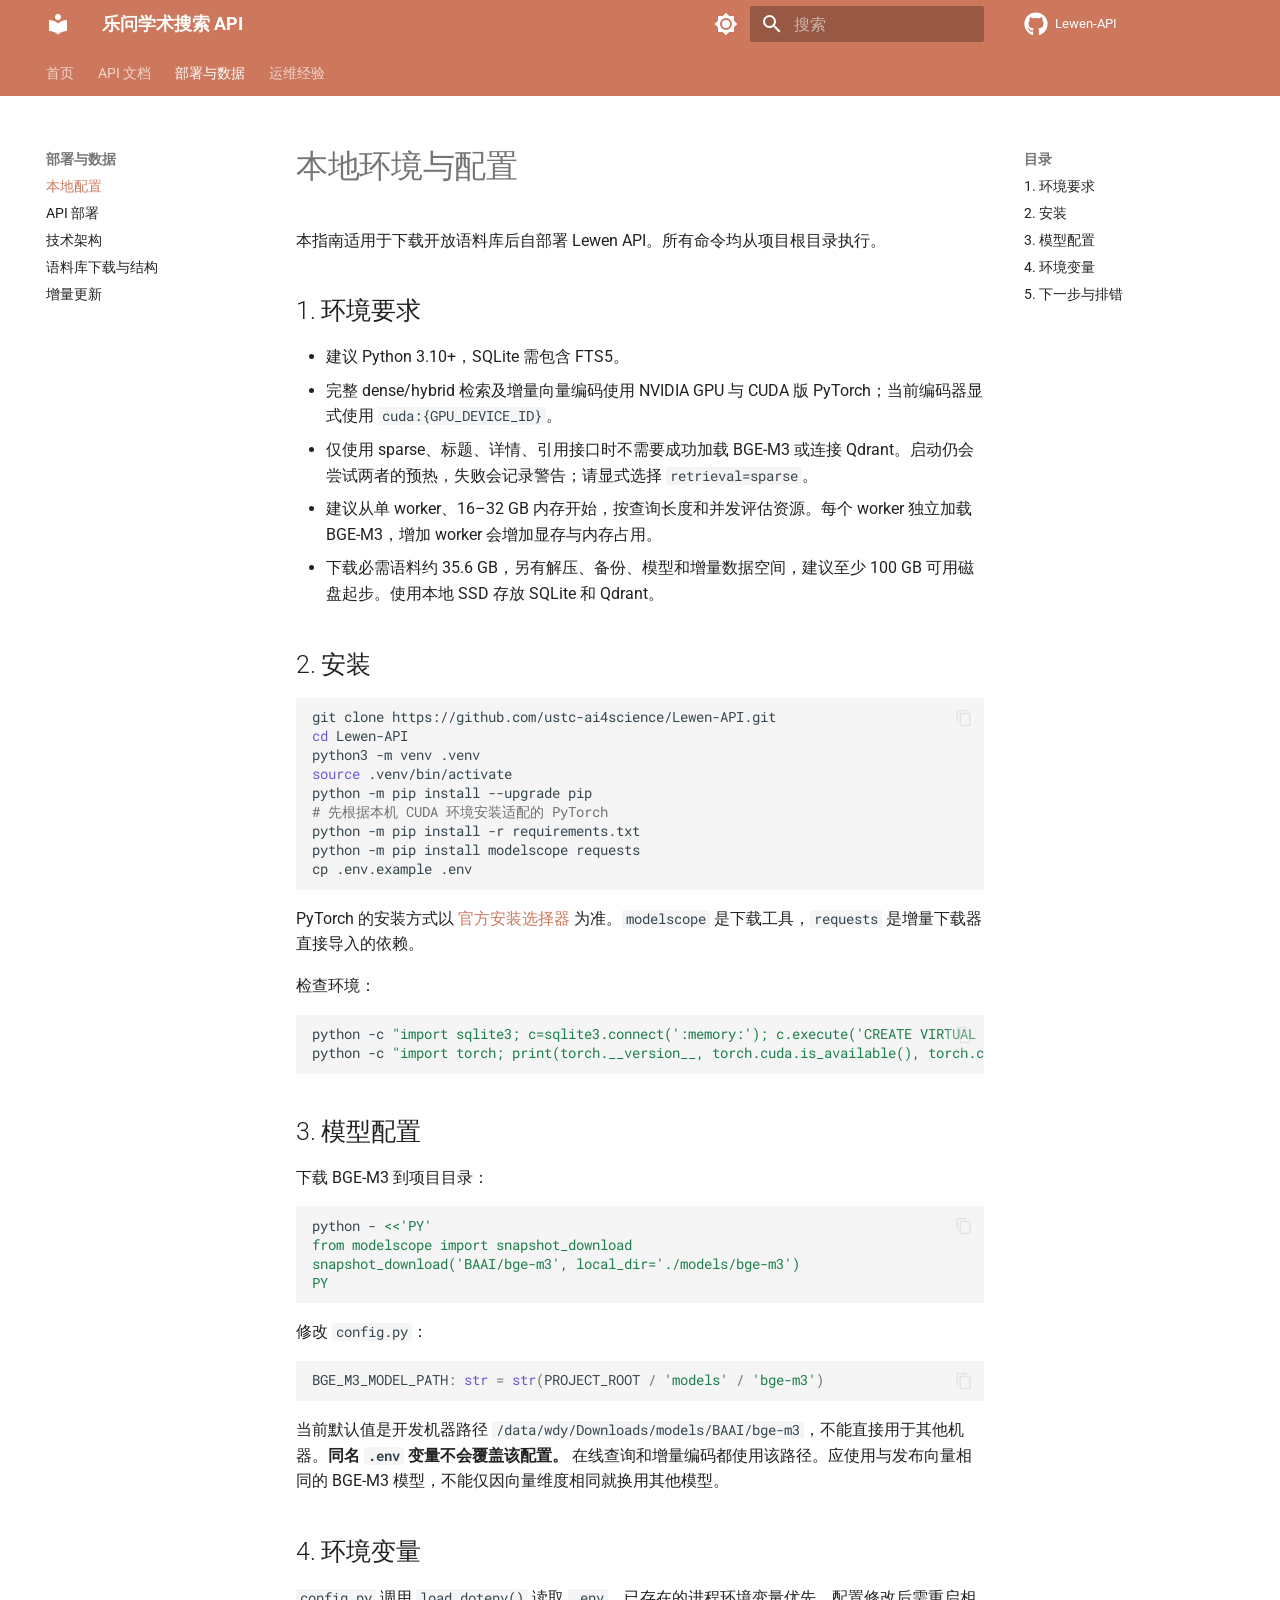
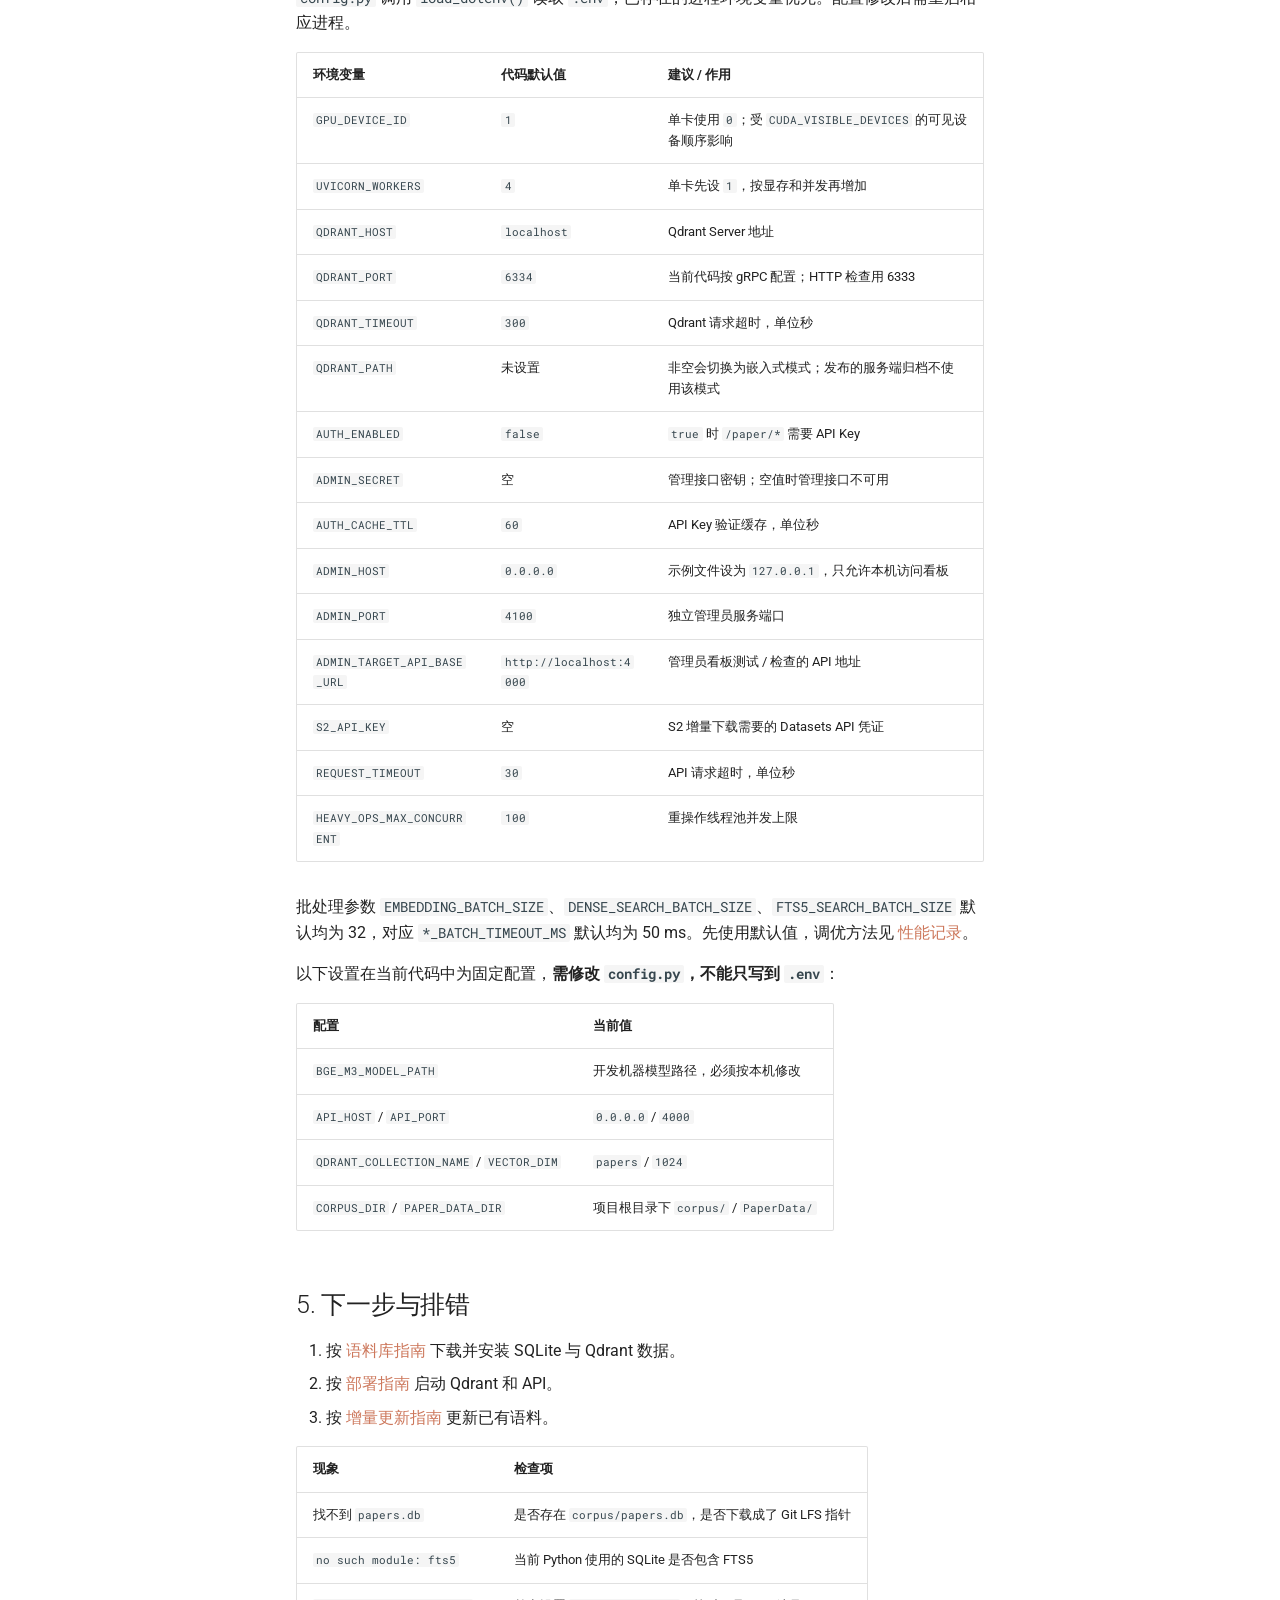
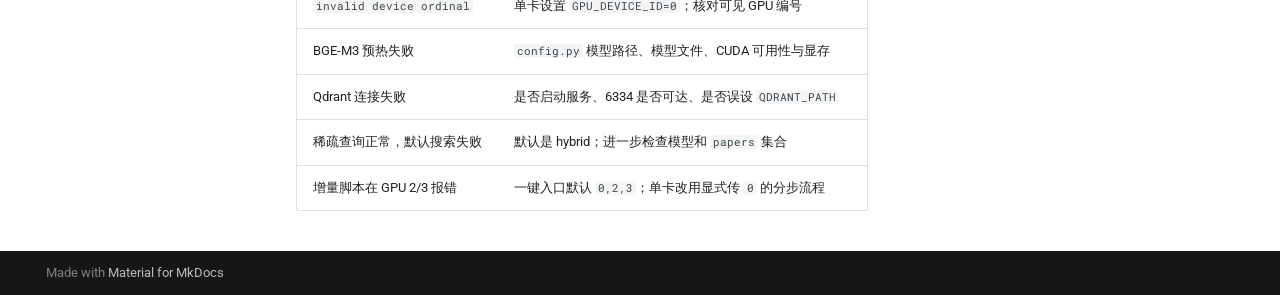
<file: setup/index.html>
<!doctype html>
<html lang="zh" class="no-js">
  <head>
    
      <meta charset="utf-8">
      <meta name="viewport" content="width=device-width,initial-scale=1">
      
        <meta name="description" content="Lewen — 学术论文搜索 API 文档">
      
      
      
        <link rel="canonical" href="https://ustc-ai4science.github.io/Lewen-API/setup/">
      
      
        <link rel="prev" href="../api-en/">
      
      
        <link rel="next" href="../deployment/">
      
      
        
      
      
      <link rel="icon" href="../assets/images/favicon.png">
      <meta name="generator" content="mkdocs-1.6.1, mkdocs-material-9.7.7">
    
    
      
        <title>本地配置 - 乐问学术搜索 API</title>
      
    
    
      <link rel="stylesheet" href="../assets/stylesheets/main.ec1eaa64.min.css">
      
        
        <link rel="stylesheet" href="../assets/stylesheets/palette.ab4e12ef.min.css">
      
      


    
    
      
    
    
      
        
        
        <link rel="preconnect" href="https://fonts.gstatic.com" crossorigin>
        <link rel="stylesheet" href="https://fonts.googleapis.com/css?family=Roboto:300,300i,400,400i,700,700i%7CRoboto+Mono:400,400i,700,700i&display=fallback">
        <style>:root{--md-text-font:"Roboto";--md-code-font:"Roboto Mono"}</style>
      
    
    
      <link rel="stylesheet" href="../stylesheets/extra.css">
    
    <script>__md_scope=new URL("..",location),__md_hash=e=>[...e].reduce(((e,_)=>(e<<5)-e+_.charCodeAt(0)),0),__md_get=(e,_=localStorage,t=__md_scope)=>JSON.parse(_.getItem(t.pathname+"."+e)),__md_set=(e,_,t=localStorage,a=__md_scope)=>{try{t.setItem(a.pathname+"."+e,JSON.stringify(_))}catch(e){}}</script>
    
      

    
    
  </head>
  
  
    
    
      
    
    
    
    
    <body dir="ltr" data-md-color-scheme="default" data-md-color-primary="custom" data-md-color-accent="custom">
  
    
    <input class="md-toggle" data-md-toggle="drawer" type="checkbox" id="__drawer" autocomplete="off">
    <input class="md-toggle" data-md-toggle="search" type="checkbox" id="__search" autocomplete="off">
    <label class="md-overlay" for="__drawer"></label>
    <div data-md-component="skip">
      
        
        <a href="#_1" class="md-skip">
          跳转至
        </a>
      
    </div>
    <div data-md-component="announce">
      
    </div>
    
    
      

<header class="md-header" data-md-component="header">
  <nav class="md-header__inner md-grid" aria-label="页眉">
    <a href=".." title="乐问学术搜索 API" class="md-header__button md-logo" aria-label="乐问学术搜索 API" data-md-component="logo">
      
  
  <svg xmlns="http://www.w3.org/2000/svg" viewBox="0 0 24 24"><path d="M12 8a3 3 0 0 0 3-3 3 3 0 0 0-3-3 3 3 0 0 0-3 3 3 3 0 0 0 3 3m0 3.54C9.64 9.35 6.5 8 3 8v11c3.5 0 6.64 1.35 9 3.54 2.36-2.19 5.5-3.54 9-3.54V8c-3.5 0-6.64 1.35-9 3.54"/></svg>

    </a>
    <label class="md-header__button md-icon" for="__drawer">
      
      <svg xmlns="http://www.w3.org/2000/svg" viewBox="0 0 24 24"><path d="M3 6h18v2H3zm0 5h18v2H3zm0 5h18v2H3z"/></svg>
    </label>
    <div class="md-header__title" data-md-component="header-title">
      <div class="md-header__ellipsis">
        <div class="md-header__topic">
          <span class="md-ellipsis">
            乐问学术搜索 API
          </span>
        </div>
        <div class="md-header__topic" data-md-component="header-topic">
          <span class="md-ellipsis">
            
              本地配置
            
          </span>
        </div>
      </div>
    </div>
    
      
        <form class="md-header__option" data-md-component="palette">
  
    
    
    
    <input class="md-option" data-md-color-media="(prefers-color-scheme: light)" data-md-color-scheme="default" data-md-color-primary="custom" data-md-color-accent="custom"  aria-label="切换到深色模式"  type="radio" name="__palette" id="__palette_0">
    
      <label class="md-header__button md-icon" title="切换到深色模式" for="__palette_1" hidden>
        <svg xmlns="http://www.w3.org/2000/svg" viewBox="0 0 24 24"><path d="M12 8a4 4 0 0 0-4 4 4 4 0 0 0 4 4 4 4 0 0 0 4-4 4 4 0 0 0-4-4m0 10a6 6 0 0 1-6-6 6 6 0 0 1 6-6 6 6 0 0 1 6 6 6 6 0 0 1-6 6m8-9.31V4h-4.69L12 .69 8.69 4H4v4.69L.69 12 4 15.31V20h4.69L12 23.31 15.31 20H20v-4.69L23.31 12z"/></svg>
      </label>
    
  
    
    
    
    <input class="md-option" data-md-color-media="(prefers-color-scheme: dark)" data-md-color-scheme="slate" data-md-color-primary="custom" data-md-color-accent="custom"  aria-label="切换到浅色模式"  type="radio" name="__palette" id="__palette_1">
    
      <label class="md-header__button md-icon" title="切换到浅色模式" for="__palette_0" hidden>
        <svg xmlns="http://www.w3.org/2000/svg" viewBox="0 0 24 24"><path d="M12 18c-.89 0-1.74-.2-2.5-.55C11.56 16.5 13 14.42 13 12s-1.44-4.5-3.5-5.45C10.26 6.2 11.11 6 12 6a6 6 0 0 1 6 6 6 6 0 0 1-6 6m8-9.31V4h-4.69L12 .69 8.69 4H4v4.69L.69 12 4 15.31V20h4.69L12 23.31 15.31 20H20v-4.69L23.31 12z"/></svg>
      </label>
    
  
</form>
      
    
    
      <script>var palette=__md_get("__palette");if(palette&&palette.color){if("(prefers-color-scheme)"===palette.color.media){var media=matchMedia("(prefers-color-scheme: light)"),input=document.querySelector(media.matches?"[data-md-color-media='(prefers-color-scheme: light)']":"[data-md-color-media='(prefers-color-scheme: dark)']");palette.color.media=input.getAttribute("data-md-color-media"),palette.color.scheme=input.getAttribute("data-md-color-scheme"),palette.color.primary=input.getAttribute("data-md-color-primary"),palette.color.accent=input.getAttribute("data-md-color-accent")}for(var[key,value]of Object.entries(palette.color))document.body.setAttribute("data-md-color-"+key,value)}</script>
    
    
    
      
      
        <label class="md-header__button md-icon" for="__search">
          
          <svg xmlns="http://www.w3.org/2000/svg" viewBox="0 0 24 24"><path d="M9.5 3A6.5 6.5 0 0 1 16 9.5c0 1.61-.59 3.09-1.56 4.23l.27.27h.79l5 5-1.5 1.5-5-5v-.79l-.27-.27A6.52 6.52 0 0 1 9.5 16 6.5 6.5 0 0 1 3 9.5 6.5 6.5 0 0 1 9.5 3m0 2C7 5 5 7 5 9.5S7 14 9.5 14 14 12 14 9.5 12 5 9.5 5"/></svg>
        </label>
        <div class="md-search" data-md-component="search" role="dialog">
  <label class="md-search__overlay" for="__search"></label>
  <div class="md-search__inner" role="search">
    <form class="md-search__form" name="search">
      <input type="text" class="md-search__input" name="query" aria-label="搜索" placeholder="搜索" autocapitalize="off" autocorrect="off" autocomplete="off" spellcheck="false" data-md-component="search-query" required>
      <label class="md-search__icon md-icon" for="__search">
        
        <svg xmlns="http://www.w3.org/2000/svg" viewBox="0 0 24 24"><path d="M9.5 3A6.5 6.5 0 0 1 16 9.5c0 1.61-.59 3.09-1.56 4.23l.27.27h.79l5 5-1.5 1.5-5-5v-.79l-.27-.27A6.52 6.52 0 0 1 9.5 16 6.5 6.5 0 0 1 3 9.5 6.5 6.5 0 0 1 9.5 3m0 2C7 5 5 7 5 9.5S7 14 9.5 14 14 12 14 9.5 12 5 9.5 5"/></svg>
        
        <svg xmlns="http://www.w3.org/2000/svg" viewBox="0 0 24 24"><path d="M20 11v2H8l5.5 5.5-1.42 1.42L4.16 12l7.92-7.92L13.5 5.5 8 11z"/></svg>
      </label>
      <nav class="md-search__options" aria-label="查找">
        
        <button type="reset" class="md-search__icon md-icon" title="清空当前内容" aria-label="清空当前内容" tabindex="-1">
          
          <svg xmlns="http://www.w3.org/2000/svg" viewBox="0 0 24 24"><path d="M19 6.41 17.59 5 12 10.59 6.41 5 5 6.41 10.59 12 5 17.59 6.41 19 12 13.41 17.59 19 19 17.59 13.41 12z"/></svg>
        </button>
      </nav>
      
        <div class="md-search__suggest" data-md-component="search-suggest"></div>
      
    </form>
    <div class="md-search__output">
      <div class="md-search__scrollwrap" tabindex="0" data-md-scrollfix>
        <div class="md-search-result" data-md-component="search-result">
          <div class="md-search-result__meta">
            正在初始化搜索引擎
          </div>
          <ol class="md-search-result__list" role="presentation"></ol>
        </div>
      </div>
    </div>
  </div>
</div>
      
    
    
      <div class="md-header__source">
        <a href="https://github.com/ustc-ai4science/Lewen-API" title="前往仓库" class="md-source" data-md-component="source">
  <div class="md-source__icon md-icon">
    
    <svg xmlns="http://www.w3.org/2000/svg" viewBox="0 0 512 512"><!--! Font Awesome Free 7.1.0 by @fontawesome - https://fontawesome.com License - https://fontawesome.com/license/free (Icons: CC BY 4.0, Fonts: SIL OFL 1.1, Code: MIT License) Copyright 2025 Fonticons, Inc.--><path d="M173.9 397.4c0 2-2.3 3.6-5.2 3.6-3.3.3-5.6-1.3-5.6-3.6 0-2 2.3-3.6 5.2-3.6 3-.3 5.6 1.3 5.6 3.6m-31.1-4.5c-.7 2 1.3 4.3 4.3 4.9 2.6 1 5.6 0 6.2-2s-1.3-4.3-4.3-5.2c-2.6-.7-5.5.3-6.2 2.3m44.2-1.7c-2.9.7-4.9 2.6-4.6 4.9.3 2 2.9 3.3 5.9 2.6 2.9-.7 4.9-2.6 4.6-4.6-.3-1.9-3-3.2-5.9-2.9M252.8 8C114.1 8 8 113.3 8 252c0 110.9 69.8 205.8 169.5 239.2 12.8 2.3 17.3-5.6 17.3-12.1 0-6.2-.3-40.4-.3-61.4 0 0-70 15-84.7-29.8 0 0-11.4-29.1-27.8-36.6 0 0-22.9-15.7 1.6-15.4 0 0 24.9 2 38.6 25.8 21.9 38.6 58.6 27.5 72.9 20.9 2.3-16 8.8-27.1 16-33.7-55.9-6.2-112.3-14.3-112.3-110.5 0-27.5 7.6-41.3 23.6-58.9-2.6-6.5-11.1-33.3 2.6-67.9 20.9-6.5 69 27 69 27 20-5.6 41.5-8.5 62.8-8.5s42.8 2.9 62.8 8.5c0 0 48.1-33.6 69-27 13.7 34.7 5.2 61.4 2.6 67.9 16 17.7 25.8 31.5 25.8 58.9 0 96.5-58.9 104.2-114.8 110.5 9.2 7.9 17 22.9 17 46.4 0 33.7-.3 75.4-.3 83.6 0 6.5 4.6 14.4 17.3 12.1C436.2 457.8 504 362.9 504 252 504 113.3 391.5 8 252.8 8M105.2 352.9c-1.3 1-1 3.3.7 5.2 1.6 1.6 3.9 2.3 5.2 1 1.3-1 1-3.3-.7-5.2-1.6-1.6-3.9-2.3-5.2-1m-10.8-8.1c-.7 1.3.3 2.9 2.3 3.9 1.6 1 3.6.7 4.3-.7.7-1.3-.3-2.9-2.3-3.9-2-.6-3.6-.3-4.3.7m32.4 35.6c-1.6 1.3-1 4.3 1.3 6.2 2.3 2.3 5.2 2.6 6.5 1 1.3-1.3.7-4.3-1.3-6.2-2.2-2.3-5.2-2.6-6.5-1m-11.4-14.7c-1.6 1-1.6 3.6 0 5.9s4.3 3.3 5.6 2.3c1.6-1.3 1.6-3.9 0-6.2-1.4-2.3-4-3.3-5.6-2"/></svg>
  </div>
  <div class="md-source__repository">
    Lewen-API
  </div>
</a>
      </div>
    
  </nav>
  
</header>
    
    <div class="md-container" data-md-component="container">
      
      
        
          
            
<nav class="md-tabs" aria-label="标签" data-md-component="tabs">
  <div class="md-grid">
    <ul class="md-tabs__list">
      
        
  
  
  
  
    <li class="md-tabs__item">
      <a href=".." class="md-tabs__link">
        
  
  
    
  
  首页

      </a>
    </li>
  

      
        
  
  
  
  
    
    
      <li class="md-tabs__item">
        <a href="../api-zh/" class="md-tabs__link">
          
  
  
  API 文档

        </a>
      </li>
    
  

      
        
  
  
  
    
  
  
    
    
      <li class="md-tabs__item md-tabs__item--active">
        <a href="./" class="md-tabs__link">
          
  
  
  部署与数据

        </a>
      </li>
    
  

      
        
  
  
  
  
    
    
      <li class="md-tabs__item">
        <a href="../api-key-admin/" class="md-tabs__link">
          
  
  
  运维经验

        </a>
      </li>
    
  

      
    </ul>
  </div>
</nav>
          
        
      
      <main class="md-main" data-md-component="main">
        <div class="md-main__inner md-grid">
          
            
              
              <div class="md-sidebar md-sidebar--primary" data-md-component="sidebar" data-md-type="navigation" >
                <div class="md-sidebar__scrollwrap">
                  <div class="md-sidebar__inner">
                    


  


<nav class="md-nav md-nav--primary md-nav--lifted" aria-label="导航栏" data-md-level="0">
  <label class="md-nav__title" for="__drawer">
    <a href=".." title="乐问学术搜索 API" class="md-nav__button md-logo" aria-label="乐问学术搜索 API" data-md-component="logo">
      
  
  <svg xmlns="http://www.w3.org/2000/svg" viewBox="0 0 24 24"><path d="M12 8a3 3 0 0 0 3-3 3 3 0 0 0-3-3 3 3 0 0 0-3 3 3 3 0 0 0 3 3m0 3.54C9.64 9.35 6.5 8 3 8v11c3.5 0 6.64 1.35 9 3.54 2.36-2.19 5.5-3.54 9-3.54V8c-3.5 0-6.64 1.35-9 3.54"/></svg>

    </a>
    乐问学术搜索 API
  </label>
  
    <div class="md-nav__source">
      <a href="https://github.com/ustc-ai4science/Lewen-API" title="前往仓库" class="md-source" data-md-component="source">
  <div class="md-source__icon md-icon">
    
    <svg xmlns="http://www.w3.org/2000/svg" viewBox="0 0 512 512"><!--! Font Awesome Free 7.1.0 by @fontawesome - https://fontawesome.com License - https://fontawesome.com/license/free (Icons: CC BY 4.0, Fonts: SIL OFL 1.1, Code: MIT License) Copyright 2025 Fonticons, Inc.--><path d="M173.9 397.4c0 2-2.3 3.6-5.2 3.6-3.3.3-5.6-1.3-5.6-3.6 0-2 2.3-3.6 5.2-3.6 3-.3 5.6 1.3 5.6 3.6m-31.1-4.5c-.7 2 1.3 4.3 4.3 4.9 2.6 1 5.6 0 6.2-2s-1.3-4.3-4.3-5.2c-2.6-.7-5.5.3-6.2 2.3m44.2-1.7c-2.9.7-4.9 2.6-4.6 4.9.3 2 2.9 3.3 5.9 2.6 2.9-.7 4.9-2.6 4.6-4.6-.3-1.9-3-3.2-5.9-2.9M252.8 8C114.1 8 8 113.3 8 252c0 110.9 69.8 205.8 169.5 239.2 12.8 2.3 17.3-5.6 17.3-12.1 0-6.2-.3-40.4-.3-61.4 0 0-70 15-84.7-29.8 0 0-11.4-29.1-27.8-36.6 0 0-22.9-15.7 1.6-15.4 0 0 24.9 2 38.6 25.8 21.9 38.6 58.6 27.5 72.9 20.9 2.3-16 8.8-27.1 16-33.7-55.9-6.2-112.3-14.3-112.3-110.5 0-27.5 7.6-41.3 23.6-58.9-2.6-6.5-11.1-33.3 2.6-67.9 20.9-6.5 69 27 69 27 20-5.6 41.5-8.5 62.8-8.5s42.8 2.9 62.8 8.5c0 0 48.1-33.6 69-27 13.7 34.7 5.2 61.4 2.6 67.9 16 17.7 25.8 31.5 25.8 58.9 0 96.5-58.9 104.2-114.8 110.5 9.2 7.9 17 22.9 17 46.4 0 33.7-.3 75.4-.3 83.6 0 6.5 4.6 14.4 17.3 12.1C436.2 457.8 504 362.9 504 252 504 113.3 391.5 8 252.8 8M105.2 352.9c-1.3 1-1 3.3.7 5.2 1.6 1.6 3.9 2.3 5.2 1 1.3-1 1-3.3-.7-5.2-1.6-1.6-3.9-2.3-5.2-1m-10.8-8.1c-.7 1.3.3 2.9 2.3 3.9 1.6 1 3.6.7 4.3-.7.7-1.3-.3-2.9-2.3-3.9-2-.6-3.6-.3-4.3.7m32.4 35.6c-1.6 1.3-1 4.3 1.3 6.2 2.3 2.3 5.2 2.6 6.5 1 1.3-1.3.7-4.3-1.3-6.2-2.2-2.3-5.2-2.6-6.5-1m-11.4-14.7c-1.6 1-1.6 3.6 0 5.9s4.3 3.3 5.6 2.3c1.6-1.3 1.6-3.9 0-6.2-1.4-2.3-4-3.3-5.6-2"/></svg>
  </div>
  <div class="md-source__repository">
    Lewen-API
  </div>
</a>
    </div>
  
  <ul class="md-nav__list" data-md-scrollfix>
    
      
      
  
  
  
  
    <li class="md-nav__item">
      <a href=".." class="md-nav__link">
        
  
  
  <span class="md-ellipsis">
    
  
    首页
  

    
  </span>
  
  

      </a>
    </li>
  

    
      
      
  
  
  
  
    
    
    
    
      
      
        
      
    
    
    <li class="md-nav__item md-nav__item--nested">
      
        
        
          
        
        <input class="md-nav__toggle md-toggle md-toggle--indeterminate" type="checkbox" id="__nav_2" >
        
          
          <label class="md-nav__link" for="__nav_2" id="__nav_2_label" tabindex="0">
            
  
  
  <span class="md-ellipsis">
    
  
    API 文档
  

    
  </span>
  
  

            <span class="md-nav__icon md-icon"></span>
          </label>
        
        <nav class="md-nav" data-md-level="1" aria-labelledby="__nav_2_label" aria-expanded="false">
          <label class="md-nav__title" for="__nav_2">
            <span class="md-nav__icon md-icon"></span>
            
  
    API 文档
  

          </label>
          <ul class="md-nav__list" data-md-scrollfix>
            
              
                
  
  
  
  
    <li class="md-nav__item">
      <a href="../api-zh/" class="md-nav__link">
        
  
  
  <span class="md-ellipsis">
    
  
    API 参考 (中文)
  

    
  </span>
  
  

      </a>
    </li>
  

              
            
              
                
  
  
  
  
    <li class="md-nav__item">
      <a href="../api-en/" class="md-nav__link">
        
  
  
  <span class="md-ellipsis">
    
  
    API Reference (EN)
  

    
  </span>
  
  

      </a>
    </li>
  

              
            
          </ul>
        </nav>
      
    </li>
  

    
      
      
  
  
    
  
  
  
    
    
    
    
      
        
        
      
      
        
      
    
    
    <li class="md-nav__item md-nav__item--active md-nav__item--section md-nav__item--nested">
      
        
        
        <input class="md-nav__toggle md-toggle " type="checkbox" id="__nav_3" checked>
        
          
          <label class="md-nav__link" for="__nav_3" id="__nav_3_label" tabindex="">
            
  
  
  <span class="md-ellipsis">
    
  
    部署与数据
  

    
  </span>
  
  

            <span class="md-nav__icon md-icon"></span>
          </label>
        
        <nav class="md-nav" data-md-level="1" aria-labelledby="__nav_3_label" aria-expanded="true">
          <label class="md-nav__title" for="__nav_3">
            <span class="md-nav__icon md-icon"></span>
            
  
    部署与数据
  

          </label>
          <ul class="md-nav__list" data-md-scrollfix>
            
              
                
  
  
    
  
  
  
    <li class="md-nav__item md-nav__item--active">
      
      <input class="md-nav__toggle md-toggle" type="checkbox" id="__toc">
      
      
        
      
      
        <label class="md-nav__link md-nav__link--active" for="__toc">
          
  
  
  <span class="md-ellipsis">
    
  
    本地配置
  

    
  </span>
  
  

          <span class="md-nav__icon md-icon"></span>
        </label>
      
      <a href="./" class="md-nav__link md-nav__link--active">
        
  
  
  <span class="md-ellipsis">
    
  
    本地配置
  

    
  </span>
  
  

      </a>
      
        

<nav class="md-nav md-nav--secondary" aria-label="目录">
  
  
  
    
  
  
    <label class="md-nav__title" for="__toc">
      <span class="md-nav__icon md-icon"></span>
      目录
    </label>
    <ul class="md-nav__list" data-md-component="toc" data-md-scrollfix>
      
        <li class="md-nav__item">
  <a href="#1" class="md-nav__link">
    <span class="md-ellipsis">
      
        1. 环境要求
      
    </span>
  </a>
  
</li>
      
        <li class="md-nav__item">
  <a href="#2" class="md-nav__link">
    <span class="md-ellipsis">
      
        2. 安装
      
    </span>
  </a>
  
</li>
      
        <li class="md-nav__item">
  <a href="#3" class="md-nav__link">
    <span class="md-ellipsis">
      
        3. 模型配置
      
    </span>
  </a>
  
</li>
      
        <li class="md-nav__item">
  <a href="#4" class="md-nav__link">
    <span class="md-ellipsis">
      
        4. 环境变量
      
    </span>
  </a>
  
</li>
      
        <li class="md-nav__item">
  <a href="#5" class="md-nav__link">
    <span class="md-ellipsis">
      
        5. 下一步与排错
      
    </span>
  </a>
  
</li>
      
    </ul>
  
</nav>
      
    </li>
  

              
            
              
                
  
  
  
  
    <li class="md-nav__item">
      <a href="../deployment/" class="md-nav__link">
        
  
  
  <span class="md-ellipsis">
    
  
    API 部署
  

    
  </span>
  
  

      </a>
    </li>
  

              
            
              
                
  
  
  
  
    <li class="md-nav__item">
      <a href="../architecture/" class="md-nav__link">
        
  
  
  <span class="md-ellipsis">
    
  
    技术架构
  

    
  </span>
  
  

      </a>
    </li>
  

              
            
              
                
  
  
  
  
    <li class="md-nav__item">
      <a href="../data/" class="md-nav__link">
        
  
  
  <span class="md-ellipsis">
    
  
    语料库下载与结构
  

    
  </span>
  
  

      </a>
    </li>
  

              
            
              
                
  
  
  
  
    <li class="md-nav__item">
      <a href="../incremental-update/" class="md-nav__link">
        
  
  
  <span class="md-ellipsis">
    
  
    增量更新
  

    
  </span>
  
  

      </a>
    </li>
  

              
            
          </ul>
        </nav>
      
    </li>
  

    
      
      
  
  
  
  
    
    
    
    
      
      
        
      
    
    
    <li class="md-nav__item md-nav__item--nested">
      
        
        
          
        
        <input class="md-nav__toggle md-toggle md-toggle--indeterminate" type="checkbox" id="__nav_4" >
        
          
          <label class="md-nav__link" for="__nav_4" id="__nav_4_label" tabindex="0">
            
  
  
  <span class="md-ellipsis">
    
  
    运维经验
  

    
  </span>
  
  

            <span class="md-nav__icon md-icon"></span>
          </label>
        
        <nav class="md-nav" data-md-level="1" aria-labelledby="__nav_4_label" aria-expanded="false">
          <label class="md-nav__title" for="__nav_4">
            <span class="md-nav__icon md-icon"></span>
            
  
    运维经验
  

          </label>
          <ul class="md-nav__list" data-md-scrollfix>
            
              
                
  
  
  
  
    <li class="md-nav__item">
      <a href="../api-key-admin/" class="md-nav__link">
        
  
  
  <span class="md-ellipsis">
    
  
    管理员运维指南
  

    
  </span>
  
  

      </a>
    </li>
  

              
            
              
                
  
  
  
  
    <li class="md-nav__item">
      <a href="../performance-lessons/" class="md-nav__link">
        
  
  
  <span class="md-ellipsis">
    
  
    性能调优踩坑记录
  

    
  </span>
  
  

      </a>
    </li>
  

              
            
          </ul>
        </nav>
      
    </li>
  

    
  </ul>
</nav>
                  </div>
                </div>
              </div>
            
            
              
              <div class="md-sidebar md-sidebar--secondary" data-md-component="sidebar" data-md-type="toc" >
                <div class="md-sidebar__scrollwrap">
                  <div class="md-sidebar__inner">
                    

<nav class="md-nav md-nav--secondary" aria-label="目录">
  
  
  
    
  
  
    <label class="md-nav__title" for="__toc">
      <span class="md-nav__icon md-icon"></span>
      目录
    </label>
    <ul class="md-nav__list" data-md-component="toc" data-md-scrollfix>
      
        <li class="md-nav__item">
  <a href="#1" class="md-nav__link">
    <span class="md-ellipsis">
      
        1. 环境要求
      
    </span>
  </a>
  
</li>
      
        <li class="md-nav__item">
  <a href="#2" class="md-nav__link">
    <span class="md-ellipsis">
      
        2. 安装
      
    </span>
  </a>
  
</li>
      
        <li class="md-nav__item">
  <a href="#3" class="md-nav__link">
    <span class="md-ellipsis">
      
        3. 模型配置
      
    </span>
  </a>
  
</li>
      
        <li class="md-nav__item">
  <a href="#4" class="md-nav__link">
    <span class="md-ellipsis">
      
        4. 环境变量
      
    </span>
  </a>
  
</li>
      
        <li class="md-nav__item">
  <a href="#5" class="md-nav__link">
    <span class="md-ellipsis">
      
        5. 下一步与排错
      
    </span>
  </a>
  
</li>
      
    </ul>
  
</nav>
                  </div>
                </div>
              </div>
            
          
          
            <div class="md-content" data-md-component="content">
              
              <article class="md-content__inner md-typeset">
                
                  


  
  


<h1 id="_1">本地环境与配置<a class="headerlink" href="#_1" title="Permanent link">&para;</a></h1>
<p>本指南适用于下载开放语料库后自部署 Lewen API。所有命令均从项目根目录执行。</p>
<h2 id="1">1. 环境要求<a class="headerlink" href="#1" title="Permanent link">&para;</a></h2>
<ul>
<li>建议 Python 3.10+，SQLite 需包含 FTS5。</li>
<li>完整 dense/hybrid 检索及增量向量编码使用 NVIDIA GPU 与 CUDA 版 PyTorch；当前编码器显式使用 <code>cuda:{GPU_DEVICE_ID}</code>。</li>
<li>仅使用 sparse、标题、详情、引用接口时不需要成功加载 BGE-M3 或连接 Qdrant。启动仍会尝试两者的预热，失败会记录警告；请显式选择 <code>retrieval=sparse</code>。</li>
<li>建议从单 worker、16–32 GB 内存开始，按查询长度和并发评估资源。每个 worker 独立加载 BGE-M3，增加 worker 会增加显存与内存占用。</li>
<li>下载必需语料约 35.6 GB，另有解压、备份、模型和增量数据空间，建议至少 100 GB 可用磁盘起步。使用本地 SSD 存放 SQLite 和 Qdrant。</li>
</ul>
<h2 id="2">2. 安装<a class="headerlink" href="#2" title="Permanent link">&para;</a></h2>
<div class="highlight"><pre><span></span><code><a id="__codelineno-0-1" name="__codelineno-0-1" href="#__codelineno-0-1"></a>git<span class="w"> </span>clone<span class="w"> </span>https://github.com/ustc-ai4science/Lewen-API.git
<a id="__codelineno-0-2" name="__codelineno-0-2" href="#__codelineno-0-2"></a><span class="nb">cd</span><span class="w"> </span>Lewen-API
<a id="__codelineno-0-3" name="__codelineno-0-3" href="#__codelineno-0-3"></a>python3<span class="w"> </span>-m<span class="w"> </span>venv<span class="w"> </span>.venv
<a id="__codelineno-0-4" name="__codelineno-0-4" href="#__codelineno-0-4"></a><span class="nb">source</span><span class="w"> </span>.venv/bin/activate
<a id="__codelineno-0-5" name="__codelineno-0-5" href="#__codelineno-0-5"></a>python<span class="w"> </span>-m<span class="w"> </span>pip<span class="w"> </span>install<span class="w"> </span>--upgrade<span class="w"> </span>pip
<a id="__codelineno-0-6" name="__codelineno-0-6" href="#__codelineno-0-6"></a><span class="c1"># 先根据本机 CUDA 环境安装适配的 PyTorch</span>
<a id="__codelineno-0-7" name="__codelineno-0-7" href="#__codelineno-0-7"></a>python<span class="w"> </span>-m<span class="w"> </span>pip<span class="w"> </span>install<span class="w"> </span>-r<span class="w"> </span>requirements.txt
<a id="__codelineno-0-8" name="__codelineno-0-8" href="#__codelineno-0-8"></a>python<span class="w"> </span>-m<span class="w"> </span>pip<span class="w"> </span>install<span class="w"> </span>modelscope<span class="w"> </span>requests
<a id="__codelineno-0-9" name="__codelineno-0-9" href="#__codelineno-0-9"></a>cp<span class="w"> </span>.env.example<span class="w"> </span>.env
</code></pre></div>
<p>PyTorch 的安装方式以 <a href="https://pytorch.org/get-started/locally/">官方安装选择器</a> 为准。<code>modelscope</code> 是下载工具，<code>requests</code> 是增量下载器直接导入的依赖。</p>
<p>检查环境：</p>
<div class="highlight"><pre><span></span><code><a id="__codelineno-1-1" name="__codelineno-1-1" href="#__codelineno-1-1"></a>python<span class="w"> </span>-c<span class="w"> </span><span class="s2">"import sqlite3; c=sqlite3.connect(':memory:'); c.execute('CREATE VIRTUAL TABLE test USING fts5(text)'); print('FTS5 ready')"</span>
<a id="__codelineno-1-2" name="__codelineno-1-2" href="#__codelineno-1-2"></a>python<span class="w"> </span>-c<span class="w"> </span><span class="s2">"import torch; print(torch.__version__, torch.cuda.is_available(), torch.cuda.device_count())"</span>
</code></pre></div>
<h2 id="3">3. 模型配置<a class="headerlink" href="#3" title="Permanent link">&para;</a></h2>
<p>下载 BGE-M3 到项目目录：</p>
<div class="highlight"><pre><span></span><code><a id="__codelineno-2-1" name="__codelineno-2-1" href="#__codelineno-2-1"></a>python<span class="w"> </span>-<span class="w"> </span><span class="s">&lt;&lt;'PY'</span>
<a id="__codelineno-2-2" name="__codelineno-2-2" href="#__codelineno-2-2"></a><span class="s">from modelscope import snapshot_download</span>
<a id="__codelineno-2-3" name="__codelineno-2-3" href="#__codelineno-2-3"></a><span class="s">snapshot_download('BAAI/bge-m3', local_dir='./models/bge-m3')</span>
<a id="__codelineno-2-4" name="__codelineno-2-4" href="#__codelineno-2-4"></a><span class="s">PY</span>
</code></pre></div>
<p>修改 <code>config.py</code>：</p>
<div class="highlight"><pre><span></span><code><a id="__codelineno-3-1" name="__codelineno-3-1" href="#__codelineno-3-1"></a><span class="n">BGE_M3_MODEL_PATH</span><span class="p">:</span> <span class="nb">str</span> <span class="o">=</span> <span class="nb">str</span><span class="p">(</span><span class="n">PROJECT_ROOT</span> <span class="o">/</span> <span class="s1">'models'</span> <span class="o">/</span> <span class="s1">'bge-m3'</span><span class="p">)</span>
</code></pre></div>
<p>当前默认值是开发机器路径 <code>/data/wdy/Downloads/models/BAAI/bge-m3</code>，不能直接用于其他机器。<strong>同名 <code>.env</code> 变量不会覆盖该配置。</strong> 在线查询和增量编码都使用该路径。应使用与发布向量相同的 BGE-M3 模型，不能仅因向量维度相同就换用其他模型。</p>
<h2 id="4">4. 环境变量<a class="headerlink" href="#4" title="Permanent link">&para;</a></h2>
<p><code>config.py</code> 调用 <code>load_dotenv()</code> 读取 <code>.env</code>，已存在的进程环境变量优先。配置修改后需重启相应进程。</p>
<table>
<thead>
<tr>
<th>环境变量</th>
<th>代码默认值</th>
<th>建议 / 作用</th>
</tr>
</thead>
<tbody>
<tr>
<td><code>GPU_DEVICE_ID</code></td>
<td><code>1</code></td>
<td>单卡使用 <code>0</code>；受 <code>CUDA_VISIBLE_DEVICES</code> 的可见设备顺序影响</td>
</tr>
<tr>
<td><code>UVICORN_WORKERS</code></td>
<td><code>4</code></td>
<td>单卡先设 <code>1</code>，按显存和并发再增加</td>
</tr>
<tr>
<td><code>QDRANT_HOST</code></td>
<td><code>localhost</code></td>
<td>Qdrant Server 地址</td>
</tr>
<tr>
<td><code>QDRANT_PORT</code></td>
<td><code>6334</code></td>
<td>当前代码按 gRPC 配置；HTTP 检查用 6333</td>
</tr>
<tr>
<td><code>QDRANT_TIMEOUT</code></td>
<td><code>300</code></td>
<td>Qdrant 请求超时，单位秒</td>
</tr>
<tr>
<td><code>QDRANT_PATH</code></td>
<td>未设置</td>
<td>非空会切换为嵌入式模式；发布的服务端归档不使用该模式</td>
</tr>
<tr>
<td><code>AUTH_ENABLED</code></td>
<td><code>false</code></td>
<td><code>true</code> 时 <code>/paper/*</code> 需要 API Key</td>
</tr>
<tr>
<td><code>ADMIN_SECRET</code></td>
<td>空</td>
<td>管理接口密钥；空值时管理接口不可用</td>
</tr>
<tr>
<td><code>AUTH_CACHE_TTL</code></td>
<td><code>60</code></td>
<td>API Key 验证缓存，单位秒</td>
</tr>
<tr>
<td><code>ADMIN_HOST</code></td>
<td><code>0.0.0.0</code></td>
<td>示例文件设为 <code>127.0.0.1</code>，只允许本机访问看板</td>
</tr>
<tr>
<td><code>ADMIN_PORT</code></td>
<td><code>4100</code></td>
<td>独立管理员服务端口</td>
</tr>
<tr>
<td><code>ADMIN_TARGET_API_BASE_URL</code></td>
<td><code>http://localhost:4000</code></td>
<td>管理员看板测试 / 检查的 API 地址</td>
</tr>
<tr>
<td><code>S2_API_KEY</code></td>
<td>空</td>
<td>S2 增量下载需要的 Datasets API 凭证</td>
</tr>
<tr>
<td><code>REQUEST_TIMEOUT</code></td>
<td><code>30</code></td>
<td>API 请求超时，单位秒</td>
</tr>
<tr>
<td><code>HEAVY_OPS_MAX_CONCURRENT</code></td>
<td><code>100</code></td>
<td>重操作线程池并发上限</td>
</tr>
</tbody>
</table>
<p>批处理参数 <code>EMBEDDING_BATCH_SIZE</code>、<code>DENSE_SEARCH_BATCH_SIZE</code>、<code>FTS5_SEARCH_BATCH_SIZE</code> 默认均为 32，对应 <code>*_BATCH_TIMEOUT_MS</code> 默认均为 50 ms。先使用默认值，调优方法见 <a href="../performance-lessons/">性能记录</a>。</p>
<p>以下设置在当前代码中为固定配置，<strong>需修改 <code>config.py</code>，不能只写到 <code>.env</code></strong>：</p>
<table>
<thead>
<tr>
<th>配置</th>
<th>当前值</th>
</tr>
</thead>
<tbody>
<tr>
<td><code>BGE_M3_MODEL_PATH</code></td>
<td>开发机器模型路径，必须按本机修改</td>
</tr>
<tr>
<td><code>API_HOST</code> / <code>API_PORT</code></td>
<td><code>0.0.0.0</code> / <code>4000</code></td>
</tr>
<tr>
<td><code>QDRANT_COLLECTION_NAME</code> / <code>VECTOR_DIM</code></td>
<td><code>papers</code> / <code>1024</code></td>
</tr>
<tr>
<td><code>CORPUS_DIR</code> / <code>PAPER_DATA_DIR</code></td>
<td>项目根目录下 <code>corpus/</code> / <code>PaperData/</code></td>
</tr>
</tbody>
</table>
<h2 id="5">5. 下一步与排错<a class="headerlink" href="#5" title="Permanent link">&para;</a></h2>
<ol>
<li>按 <a href="../data/">语料库指南</a> 下载并安装 SQLite 与 Qdrant 数据。</li>
<li>按 <a href="../deployment/">部署指南</a> 启动 Qdrant 和 API。</li>
<li>按 <a href="../incremental-update/">增量更新指南</a> 更新已有语料。</li>
</ol>
<table>
<thead>
<tr>
<th>现象</th>
<th>检查项</th>
</tr>
</thead>
<tbody>
<tr>
<td>找不到 <code>papers.db</code></td>
<td>是否存在 <code>corpus/papers.db</code>，是否下载成了 Git LFS 指针</td>
</tr>
<tr>
<td><code>no such module: fts5</code></td>
<td>当前 Python 使用的 SQLite 是否包含 FTS5</td>
</tr>
<tr>
<td><code>invalid device ordinal</code></td>
<td>单卡设置 <code>GPU_DEVICE_ID=0</code>；核对可见 GPU 编号</td>
</tr>
<tr>
<td>BGE-M3 预热失败</td>
<td><code>config.py</code> 模型路径、模型文件、CUDA 可用性与显存</td>
</tr>
<tr>
<td>Qdrant 连接失败</td>
<td>是否启动服务、6334 是否可达、是否误设 <code>QDRANT_PATH</code></td>
</tr>
<tr>
<td>稀疏查询正常，默认搜索失败</td>
<td>默认是 hybrid；进一步检查模型和 <code>papers</code> 集合</td>
</tr>
<tr>
<td>增量脚本在 GPU 2/3 报错</td>
<td>一键入口默认 <code>0,2,3</code>；单卡改用显式传 <code>0</code> 的分步流程</td>
</tr>
</tbody>
</table>












                
              </article>
            </div>
          
          
  <script>var tabs=__md_get("__tabs");if(Array.isArray(tabs))e:for(var set of document.querySelectorAll(".tabbed-set")){var labels=set.querySelector(".tabbed-labels");for(var tab of tabs)for(var label of labels.getElementsByTagName("label"))if(label.innerText.trim()===tab){var input=document.getElementById(label.htmlFor);input.checked=!0;continue e}}</script>

<script>var target=document.getElementById(location.hash.slice(1));target&&target.name&&(target.checked=target.name.startsWith("__tabbed_"))</script>
        </div>
        
          <button type="button" class="md-top md-icon" data-md-component="top" hidden>
  
  <svg xmlns="http://www.w3.org/2000/svg" viewBox="0 0 24 24"><path d="M13 20h-2V8l-5.5 5.5-1.42-1.42L12 4.16l7.92 7.92-1.42 1.42L13 8z"/></svg>
  回到页面顶部
</button>
        
      </main>
      
        <footer class="md-footer">
  
  <div class="md-footer-meta md-typeset">
    <div class="md-footer-meta__inner md-grid">
      <div class="md-copyright">
  
  
    Made with
    <a href="https://squidfunk.github.io/mkdocs-material/" target="_blank" rel="noopener">
      Material for MkDocs
    </a>
  
</div>
      
    </div>
  </div>
</footer>
      
    </div>
    <div class="md-dialog" data-md-component="dialog">
      <div class="md-dialog__inner md-typeset"></div>
    </div>
    
    
    
      
      
      <script id="__config" type="application/json">{"annotate": null, "base": "..", "features": ["navigation.tabs", "navigation.sections", "navigation.expand", "navigation.top", "search.highlight", "search.suggest", "content.code.copy", "content.tabs.link"], "search": "../assets/javascripts/workers/search.2c215733.min.js", "tags": null, "translations": {"clipboard.copied": "\u5df2\u590d\u5236", "clipboard.copy": "\u590d\u5236", "search.result.more.one": "\u5728\u8be5\u9875\u4e0a\u8fd8\u6709 1 \u4e2a\u7b26\u5408\u6761\u4ef6\u7684\u7ed3\u679c", "search.result.more.other": "\u5728\u8be5\u9875\u4e0a\u8fd8\u6709 # \u4e2a\u7b26\u5408\u6761\u4ef6\u7684\u7ed3\u679c", "search.result.none": "\u6ca1\u6709\u627e\u5230\u7b26\u5408\u6761\u4ef6\u7684\u7ed3\u679c", "search.result.one": "\u627e\u5230 1 \u4e2a\u7b26\u5408\u6761\u4ef6\u7684\u7ed3\u679c", "search.result.other": "# \u4e2a\u7b26\u5408\u6761\u4ef6\u7684\u7ed3\u679c", "search.result.placeholder": "\u952e\u5165\u4ee5\u5f00\u59cb\u641c\u7d22", "search.result.term.missing": "\u7f3a\u5c11", "select.version": "\u9009\u62e9\u5f53\u524d\u7248\u672c"}, "version": null}</script>
    
    
      <script src="../assets/javascripts/bundle.d7400e89.min.js"></script>
      
    
  </body>
</html>
</file>
<file: stylesheets/extra.css>
:root,
[data-md-color-scheme="default"] {
  --md-primary-fg-color: #cd785c;
  --md-primary-fg-color--light: #d99a84;
  --md-primary-fg-color--dark: #b5624a;
  --md-accent-fg-color: #cd785c;
}

[data-md-color-scheme="slate"] {
  --md-primary-fg-color: #cd785c;
  --md-primary-fg-color--light: #d99a84;
  --md-primary-fg-color--dark: #b5624a;
  --md-accent-fg-color: #cd785c;
}
</file>
<file: assets/stylesheets/main.ec1eaa64.min.css>
@charset "UTF-8";html{-webkit-text-size-adjust:none;-moz-text-size-adjust:none;text-size-adjust:none;box-sizing:border-box}*,:after,:before{box-sizing:inherit}@media (prefers-reduced-motion){*,:after,:before{transition:none!important}}body{margin:0}a,button,input,label{-webkit-tap-highlight-color:transparent}a{color:inherit;text-decoration:none}hr{border:0;box-sizing:initial;display:block;height:.05rem;overflow:visible;padding:0}small{font-size:80%}sub,sup{line-height:1em}img{border-style:none}table{border-collapse:initial;border-spacing:0}td,th{font-weight:400;vertical-align:top}button{background:#0000;border:0;font-family:inherit;font-size:inherit;margin:0;padding:0}input{border:0;outline:none}:root{--md-primary-fg-color:#4051b5;--md-primary-fg-color--light:#5d6cc0;--md-primary-fg-color--dark:#303fa1;--md-primary-bg-color:#fff;--md-primary-bg-color--light:#ffffffb3;--md-accent-fg-color:#526cfe;--md-accent-fg-color--transparent:#526cfe1a;--md-accent-bg-color:#fff;--md-accent-bg-color--light:#ffffffb3}[data-md-color-scheme=default]{color-scheme:light}[data-md-color-scheme=default] img[src$="#gh-dark-mode-only"],[data-md-color-scheme=default] img[src$="#only-dark"]{display:none}:root,[data-md-color-scheme=default]{--md-hue:225deg;--md-default-fg-color:#000000de;--md-default-fg-color--light:#0000008a;--md-default-fg-color--lighter:#00000052;--md-default-fg-color--lightest:#00000012;--md-default-bg-color:#fff;--md-default-bg-color--light:#ffffffb3;--md-default-bg-color--lighter:#ffffff4d;--md-default-bg-color--lightest:#ffffff1f;--md-code-fg-color:#36464e;--md-code-bg-color:#f5f5f5;--md-code-bg-color--light:#f5f5f5b3;--md-code-bg-color--lighter:#f5f5f54d;--md-code-hl-color:#4287ff;--md-code-hl-color--light:#4287ff1a;--md-code-hl-number-color:#d52a2a;--md-code-hl-special-color:#db1457;--md-code-hl-function-color:#a846b9;--md-code-hl-constant-color:#6e59d9;--md-code-hl-keyword-color:#3f6ec6;--md-code-hl-string-color:#1c7d4d;--md-code-hl-name-color:var(--md-code-fg-color);--md-code-hl-operator-color:var(--md-default-fg-color--light);--md-code-hl-punctuation-color:var(--md-default-fg-color--light);--md-code-hl-comment-color:var(--md-default-fg-color--light);--md-code-hl-generic-color:var(--md-default-fg-color--light);--md-code-hl-variable-color:var(--md-default-fg-color--light);--md-typeset-color:var(--md-default-fg-color);--md-typeset-a-color:var(--md-primary-fg-color);--md-typeset-del-color:#f5503d26;--md-typeset-ins-color:#0bd57026;--md-typeset-kbd-color:#fafafa;--md-typeset-kbd-accent-color:#fff;--md-typeset-kbd-border-color:#b8b8b8;--md-typeset-mark-color:#ffff0080;--md-typeset-table-color:#0000001f;--md-typeset-table-color--light:rgba(0,0,0,.035);--md-admonition-fg-color:var(--md-default-fg-color);--md-admonition-bg-color:var(--md-default-bg-color);--md-warning-fg-color:#000000de;--md-warning-bg-color:#ff9;--md-footer-fg-color:#fff;--md-footer-fg-color--light:#ffffffb3;--md-footer-fg-color--lighter:#ffffff73;--md-footer-bg-color:#000000de;--md-footer-bg-color--dark:#00000052;--md-shadow-z1:0 0.2rem 0.5rem #0000000d,0 0 0.05rem #0000001a;--md-shadow-z2:0 0.2rem 0.5rem #0000001a,0 0 0.05rem #00000040;--md-shadow-z3:0 0.2rem 0.5rem #0003,0 0 0.05rem #00000059}.md-icon svg{fill:currentcolor;display:block;height:1.2rem;width:1.2rem}body{-webkit-font-smoothing:antialiased;-moz-osx-font-smoothing:grayscale;--md-text-font-family:var(--md-text-font,_),-apple-system,BlinkMacSystemFont,Helvetica,Arial,sans-serif;--md-code-font-family:var(--md-code-font,_),SFMono-Regular,Consolas,Menlo,monospace}aside,body,input{font-feature-settings:"kern","liga";color:var(--md-typeset-color);font-family:var(--md-text-font-family)}code,kbd,pre{font-feature-settings:"kern";font-family:var(--md-code-font-family)}:root{--md-typeset-table-sort-icon:url('data:image/svg+xml;charset=utf-8,<svg xmlns="http://www.w3.org/2000/svg" viewBox="0 0 24 24"><path d="m18 21-4-4h3V7h-3l4-4 4 4h-3v10h3M2 19v-2h10v2M2 13v-2h7v2M2 7V5h4v2z"/></svg>');--md-typeset-table-sort-icon--asc:url('data:image/svg+xml;charset=utf-8,<svg xmlns="http://www.w3.org/2000/svg" viewBox="0 0 24 24"><path d="M19 17h3l-4 4-4-4h3V3h2M2 17h10v2H2M6 5v2H2V5m0 6h7v2H2z"/></svg>');--md-typeset-table-sort-icon--desc:url('data:image/svg+xml;charset=utf-8,<svg xmlns="http://www.w3.org/2000/svg" viewBox="0 0 24 24"><path d="M19 7h3l-4-4-4 4h3v14h2M2 17h10v2H2M6 5v2H2V5m0 6h7v2H2z"/></svg>')}.md-typeset{-webkit-print-color-adjust:exact;color-adjust:exact;font-size:.8rem;line-height:1.6;overflow-wrap:break-word}@media print{.md-typeset{font-size:.68rem}}.md-typeset blockquote,.md-typeset dl,.md-typeset figure,.md-typeset ol,.md-typeset pre,.md-typeset ul{margin-bottom:1em;margin-top:1em}.md-typeset h1{color:var(--md-default-fg-color--light);font-size:2em;line-height:1.3;margin:0 0 1.25em}.md-typeset h1,.md-typeset h2{font-weight:300;letter-spacing:-.01em}.md-typeset h2{font-size:1.5625em;line-height:1.4;margin:1.6em 0 .64em}.md-typeset h3{font-size:1.25em;font-weight:400;letter-spacing:-.01em;line-height:1.5;margin:1.6em 0 .8em}.md-typeset h2+h3{margin-top:.8em}.md-typeset h4{font-weight:700;letter-spacing:-.01em;margin:1em 0}.md-typeset h5,.md-typeset h6{color:var(--md-default-fg-color--light);font-size:.8em;font-weight:700;letter-spacing:-.01em;margin:1.25em 0}.md-typeset h5{text-transform:uppercase}.md-typeset h5 code{text-transform:none}.md-typeset hr{border-bottom:.05rem solid var(--md-default-fg-color--lightest);display:flow-root;margin:1.5em 0}.md-typeset a{color:var(--md-typeset-a-color);word-break:break-word}.md-typeset a,.md-typeset a:before{transition:color 125ms}.md-typeset a:focus,.md-typeset a:hover{color:var(--md-accent-fg-color)}.md-typeset a:focus code,.md-typeset a:hover code{background-color:var(--md-accent-fg-color--transparent);color:var(--md-accent-fg-color)}.md-typeset a code{color:var(--md-typeset-a-color)}.md-typeset a.focus-visible{outline-color:var(--md-accent-fg-color);outline-offset:.2rem}.md-typeset code,.md-typeset kbd,.md-typeset pre{color:var(--md-code-fg-color);direction:ltr;font-variant-ligatures:none;transition:background-color 125ms}@media print{.md-typeset code,.md-typeset kbd,.md-typeset pre{white-space:pre-wrap}}.md-typeset code{background-color:var(--md-code-bg-color);border-radius:.1rem;-webkit-box-decoration-break:clone;box-decoration-break:clone;font-size:.85em;padding:0 .2941176471em;transition:color 125ms,background-color 125ms;word-break:break-word}.md-typeset code:not(.focus-visible){-webkit-tap-highlight-color:transparent;outline:none}.md-typeset pre{display:flow-root;line-height:1.4;position:relative}.md-typeset pre>code{-webkit-box-decoration-break:slice;box-decoration-break:slice;box-shadow:none;display:block;margin:0;outline-color:var(--md-accent-fg-color);overflow:auto;padding:.7720588235em 1.1764705882em;scrollbar-color:var(--md-default-fg-color--lighter) #0000;scrollbar-width:thin;touch-action:auto;word-break:normal}.md-typeset pre>code:hover{scrollbar-color:var(--md-accent-fg-color) #0000}.md-typeset pre>code::-webkit-scrollbar{height:.2rem;width:.2rem}.md-typeset pre>code::-webkit-scrollbar-thumb{background-color:var(--md-default-fg-color--lighter)}.md-typeset pre>code::-webkit-scrollbar-thumb:hover{background-color:var(--md-accent-fg-color)}.md-typeset kbd{background-color:var(--md-typeset-kbd-color);border-radius:.1rem;box-shadow:0 .1rem 0 .05rem var(--md-typeset-kbd-border-color),0 .1rem 0 var(--md-typeset-kbd-border-color),0 -.1rem .2rem var(--md-typeset-kbd-accent-color) inset;color:var(--md-default-fg-color);display:inline-block;font-size:.75em;padding:0 .6666666667em;vertical-align:text-top;word-break:break-word}.md-typeset mark{background-color:var(--md-typeset-mark-color);-webkit-box-decoration-break:clone;box-decoration-break:clone;color:inherit;word-break:break-word}.md-typeset abbr{cursor:help;text-decoration:none}.md-typeset [data-preview],.md-typeset abbr{border-bottom:.05rem dotted var(--md-default-fg-color--light)}.md-typeset small{opacity:.75}[dir=ltr] .md-typeset sub,[dir=ltr] .md-typeset sup{margin-left:.078125em}[dir=rtl] .md-typeset sub,[dir=rtl] .md-typeset sup{margin-right:.078125em}[dir=ltr] .md-typeset blockquote{padding-left:.6rem}[dir=rtl] .md-typeset blockquote{padding-right:.6rem}[dir=ltr] .md-typeset blockquote{border-left:.2rem solid var(--md-default-fg-color--lighter)}[dir=rtl] .md-typeset blockquote{border-right:.2rem solid var(--md-default-fg-color--lighter)}.md-typeset blockquote{color:var(--md-default-fg-color--light);margin-left:0;margin-right:0}.md-typeset ul{list-style-type:disc}.md-typeset ul[type]{list-style-type:revert-layer}[dir=ltr] .md-typeset ol,[dir=ltr] .md-typeset ul{margin-left:.625em}[dir=rtl] .md-typeset ol,[dir=rtl] .md-typeset ul{margin-right:.625em}.md-typeset ol,.md-typeset ul{padding:0}.md-typeset ol:not([hidden]),.md-typeset ul:not([hidden]){display:flow-root}.md-typeset ol ol,.md-typeset ul ol{list-style-type:lower-alpha}.md-typeset ol ol ol,.md-typeset ul ol ol{list-style-type:lower-roman}.md-typeset ol ol ol ol,.md-typeset ul ol ol ol{list-style-type:upper-alpha}.md-typeset ol ol ol ol ol,.md-typeset ul ol ol ol ol{list-style-type:upper-roman}.md-typeset ol[type],.md-typeset ul[type]{list-style-type:revert-layer}[dir=ltr] .md-typeset ol li,[dir=ltr] .md-typeset ul li{margin-left:1.25em}[dir=rtl] .md-typeset ol li,[dir=rtl] .md-typeset ul li{margin-right:1.25em}.md-typeset ol li,.md-typeset ul li{margin-bottom:.5em}.md-typeset ol li blockquote,.md-typeset ol li p,.md-typeset ul li blockquote,.md-typeset ul li p{margin:.5em 0}.md-typeset ol li:last-child,.md-typeset ul li:last-child{margin-bottom:0}[dir=ltr] .md-typeset ol li ol,[dir=ltr] .md-typeset ol li ul,[dir=ltr] .md-typeset ul li ol,[dir=ltr] .md-typeset ul li ul{margin-left:.625em}[dir=rtl] .md-typeset ol li ol,[dir=rtl] .md-typeset ol li ul,[dir=rtl] .md-typeset ul li ol,[dir=rtl] .md-typeset ul li ul{margin-right:.625em}.md-typeset ol li ol,.md-typeset ol li ul,.md-typeset ul li ol,.md-typeset ul li ul{margin-bottom:.5em;margin-top:.5em}[dir=ltr] .md-typeset dd{margin-left:1.875em}[dir=rtl] .md-typeset dd{margin-right:1.875em}.md-typeset dd{margin-bottom:1.5em;margin-top:1em}.md-typeset img,.md-typeset svg,.md-typeset video{height:auto;max-width:100%}.md-typeset img[align=left]{margin:1em 1em 1em 0}.md-typeset img[align=right]{margin:1em 0 1em 1em}.md-typeset img[align]:only-child{margin-top:0}.md-typeset figure{display:flow-root;margin:1em auto;max-width:100%;text-align:center;width:fit-content}.md-typeset figure img{display:block;margin:0 auto}.md-typeset figcaption{font-style:italic;margin:1em auto;max-width:24rem}.md-typeset iframe{max-width:100%}.md-typeset table:not([class]){background-color:var(--md-default-bg-color);border:.05rem solid var(--md-typeset-table-color);border-radius:.1rem;display:inline-block;font-size:.64rem;max-width:100%;overflow:auto;touch-action:auto}@media print{.md-typeset table:not([class]){display:table}}.md-typeset table:not([class])+*{margin-top:1.5em}.md-typeset table:not([class]) td>:first-child,.md-typeset table:not([class]) th>:first-child{margin-top:0}.md-typeset table:not([class]) td>:last-child,.md-typeset table:not([class]) th>:last-child{margin-bottom:0}.md-typeset table:not([class]) td:not([align]),.md-typeset table:not([class]) th:not([align]){text-align:left}[dir=rtl] .md-typeset table:not([class]) td:not([align]),[dir=rtl] .md-typeset table:not([class]) th:not([align]){text-align:right}.md-typeset table:not([class]) th{font-weight:700;min-width:5rem;padding:.9375em 1.25em;vertical-align:top}.md-typeset table:not([class]) td{border-top:.05rem solid var(--md-typeset-table-color);padding:.9375em 1.25em;vertical-align:top}.md-typeset table:not([class]) tbody tr{transition:background-color 125ms}.md-typeset table:not([class]) tbody tr:hover{background-color:var(--md-typeset-table-color--light);box-shadow:0 .05rem 0 var(--md-default-bg-color) inset}.md-typeset table:not([class]) a{word-break:normal}.md-typeset table th[role=columnheader]{cursor:pointer}[dir=ltr] .md-typeset table th[role=columnheader]:after{margin-left:.5em}[dir=rtl] .md-typeset table th[role=columnheader]:after{margin-right:.5em}.md-typeset table th[role=columnheader]:after{content:"";display:inline-block;height:1.2em;-webkit-mask-image:var(--md-typeset-table-sort-icon);mask-image:var(--md-typeset-table-sort-icon);-webkit-mask-repeat:no-repeat;mask-repeat:no-repeat;-webkit-mask-size:contain;mask-size:contain;transition:background-color 125ms;vertical-align:text-bottom;width:1.2em}.md-typeset table th[role=columnheader]:hover:after{background-color:var(--md-default-fg-color--lighter)}.md-typeset table th[role=columnheader][aria-sort=ascending]:after{background-color:var(--md-default-fg-color--light);-webkit-mask-image:var(--md-typeset-table-sort-icon--asc);mask-image:var(--md-typeset-table-sort-icon--asc)}.md-typeset table th[role=columnheader][aria-sort=descending]:after{background-color:var(--md-default-fg-color--light);-webkit-mask-image:var(--md-typeset-table-sort-icon--desc);mask-image:var(--md-typeset-table-sort-icon--desc)}.md-typeset__scrollwrap{margin:1em -.8rem;overflow-x:auto;touch-action:auto}.md-typeset__table{display:inline-block;margin-bottom:.5em;padding:0 .8rem}@media print{.md-typeset__table{display:block}}html .md-typeset__table table{display:table;margin:0;overflow:hidden;width:100%}@media screen and (max-width:44.984375em){.md-content__inner>pre{margin:1em -.8rem}.md-content__inner>pre code{border-radius:0}}.md-typeset .md-author{border-radius:100%;display:block;flex-shrink:0;height:1.6rem;overflow:hidden;position:relative;transition:color 125ms,transform 125ms;width:1.6rem}.md-typeset .md-author img{display:block}.md-typeset .md-author--more{background:var(--md-default-fg-color--lightest);color:var(--md-default-fg-color--lighter);font-size:.6rem;font-weight:700;line-height:1.6rem;text-align:center}.md-typeset .md-author--long{height:2.4rem;width:2.4rem}.md-typeset a.md-author{transform:scale(1)}.md-typeset a.md-author img{border-radius:100%;filter:grayscale(100%) opacity(75%);transition:filter 125ms}.md-typeset a.md-author:focus,.md-typeset a.md-author:hover{transform:scale(1.1);z-index:1}.md-typeset a.md-author:focus img,.md-typeset a.md-author:hover img{filter:grayscale(0)}.md-banner{background-color:var(--md-footer-bg-color);color:var(--md-footer-fg-color);overflow:auto}@media print{.md-banner{display:none}}.md-banner--warning{background-color:var(--md-warning-bg-color);color:var(--md-warning-fg-color)}.md-banner__inner{font-size:.7rem;margin:.6rem auto;padding:0 .8rem}[dir=ltr] .md-banner__button{float:right}[dir=rtl] .md-banner__button{float:left}.md-banner__button{color:inherit;cursor:pointer;transition:opacity .25s}.no-js .md-banner__button{display:none}.md-banner__button:hover{opacity:.7}html{font-size:125%;height:100%;overflow-x:hidden}@media screen and (min-width:100em){html{font-size:137.5%}}@media screen and (min-width:125em){html{font-size:150%}}body{background-color:var(--md-default-bg-color);display:flex;flex-direction:column;font-size:.5rem;min-height:100%;position:relative;width:100%}@media print{body{display:block}}@media screen and (max-width:59.984375em){body[data-md-scrolllock]{position:fixed}}.md-grid{margin-left:auto;margin-right:auto;max-width:61rem}.md-container{display:flex;flex-direction:column;flex-grow:1}@media print{.md-container{display:block}}.md-main{flex-grow:1}.md-main__inner{display:flex;height:100%;margin-top:1.5rem}.md-ellipsis{overflow:hidden;text-overflow:ellipsis}.md-toggle{display:none}.md-option{height:0;opacity:0;position:absolute;width:0}.md-option:checked+label:not([hidden]){display:block}.md-option.focus-visible+label{outline-color:var(--md-accent-fg-color);outline-style:auto}.md-skip{background-color:var(--md-default-fg-color);border-radius:.1rem;color:var(--md-default-bg-color);font-size:.64rem;margin:.5rem;opacity:0;outline-color:var(--md-accent-fg-color);padding:.3rem .5rem;position:fixed;transform:translateY(.4rem);z-index:-1}.md-skip:focus{opacity:1;transform:translateY(0);transition:transform .25s cubic-bezier(.4,0,.2,1),opacity 175ms 75ms;z-index:10}@page{margin:25mm}:root{--md-clipboard-icon:url('data:image/svg+xml;charset=utf-8,<svg xmlns="http://www.w3.org/2000/svg" viewBox="0 0 24 24"><path d="M19 21H8V7h11m0-2H8a2 2 0 0 0-2 2v14a2 2 0 0 0 2 2h11a2 2 0 0 0 2-2V7a2 2 0 0 0-2-2m-3-4H4a2 2 0 0 0-2 2v14h2V3h12z"/></svg>')}.md-clipboard{border-radius:.1rem;color:var(--md-default-fg-color--lightest);cursor:pointer;height:1.5em;outline-color:var(--md-accent-fg-color);outline-offset:.1rem;transition:color .25s;width:1.5em;z-index:1}@media print{.md-clipboard{display:none}}.md-clipboard:not(.focus-visible){-webkit-tap-highlight-color:transparent;outline:none}:hover>.md-clipboard{color:var(--md-default-fg-color--light)}.md-clipboard:focus,.md-clipboard:hover{color:var(--md-accent-fg-color)}.md-clipboard:after{background-color:currentcolor;content:"";display:block;height:1.125em;margin:0 auto;-webkit-mask-image:var(--md-clipboard-icon);mask-image:var(--md-clipboard-icon);-webkit-mask-position:center;mask-position:center;-webkit-mask-repeat:no-repeat;mask-repeat:no-repeat;-webkit-mask-size:contain;mask-size:contain;width:1.125em}.md-clipboard--inline{cursor:pointer}.md-clipboard--inline code{transition:color .25s,background-color .25s}.md-clipboard--inline:focus code,.md-clipboard--inline:hover code{background-color:var(--md-accent-fg-color--transparent);color:var(--md-accent-fg-color)}:root{--md-code-select-icon:url('data:image/svg+xml;charset=utf-8,<svg xmlns="http://www.w3.org/2000/svg" viewBox="0 0 24 24"><path d="M19 19h-4v2h4c1.1 0 2-.9 2-2v-4h-2m0-12h-4v2h4v4h2V5c0-1.1-.9-2-2-2M5 5h4V3H5c-1.1 0-2 .9-2 2v4h2m0 6H3v4c0 1.1.9 2 2 2h4v-2H5zm2-4h2v2H7zm4 0h2v2h-2zm4 0h2v2h-2zM7 7h2v2H7zm4 0h2v2h-2zm4 0h2v2h-2zm-8 8h2v2H7zm4 0h2v2h-2zm4 0h2v2h-2z"/></svg>');--md-code-copy-icon:url('data:image/svg+xml;charset=utf-8,<svg xmlns="http://www.w3.org/2000/svg" viewBox="0 0 24 24"><path d="M19 21H8V7h11m0-2H8a2 2 0 0 0-2 2v14a2 2 0 0 0 2 2h11a2 2 0 0 0 2-2V7a2 2 0 0 0-2-2m-3-4H4a2 2 0 0 0-2 2v14h2V3h12z"/></svg>')}.md-typeset .md-code__content{display:grid}.md-code__nav{background-color:var(--md-code-bg-color--lighter);border-radius:.1rem;display:flex;gap:.2rem;padding:.2rem;position:absolute;right:.25em;top:.25em;transition:background-color .25s;z-index:1}:hover>.md-code__nav{background-color:var(--md-code-bg-color--light)}.md-code__button{color:var(--md-default-fg-color--lightest);cursor:pointer;display:block;height:1.5em;outline-color:var(--md-accent-fg-color);outline-offset:.1rem;transition:color .25s;width:1.5em}:hover>*>.md-code__button{color:var(--md-default-fg-color--light)}.md-code__button.focus-visible,.md-code__button:hover{color:var(--md-accent-fg-color)}.md-code__button--active{color:var(--md-default-fg-color)!important}.md-code__button:after{background-color:currentcolor;content:"";display:block;height:1.125em;margin:0 auto;-webkit-mask-position:center;mask-position:center;-webkit-mask-repeat:no-repeat;mask-repeat:no-repeat;-webkit-mask-size:contain;mask-size:contain;width:1.125em}.md-code__button[data-md-type=select]:after{-webkit-mask-image:var(--md-code-select-icon);mask-image:var(--md-code-select-icon)}.md-code__button[data-md-type=copy]:after{-webkit-mask-image:var(--md-code-copy-icon);mask-image:var(--md-code-copy-icon)}@keyframes consent{0%{opacity:0;transform:translateY(100%)}to{opacity:1;transform:translateY(0)}}@keyframes overlay{0%{opacity:0}to{opacity:1}}.md-consent__overlay{animation:overlay .25s both;-webkit-backdrop-filter:blur(.1rem);backdrop-filter:blur(.1rem);background-color:#0000008a;height:100%;opacity:1;position:fixed;top:0;width:100%;z-index:5}.md-consent__inner{animation:consent .5s cubic-bezier(.1,.7,.1,1) both;background-color:var(--md-default-bg-color);border:0;border-radius:.1rem;bottom:0;box-shadow:0 0 .2rem #0000001a,0 .2rem .4rem #0003;max-height:100%;overflow:auto;padding:0;position:fixed;width:100%;z-index:5}.md-consent__form{padding:.8rem}.md-consent__settings{display:none;margin:1em 0}input:checked+.md-consent__settings{display:block}.md-consent__controls{margin-bottom:.8rem}.md-typeset .md-consent__controls .md-button{display:inline}@media screen and (max-width:44.984375em){.md-typeset .md-consent__controls .md-button{display:block;margin-top:.4rem;text-align:center;width:100%}}.md-consent label{cursor:pointer}.md-content{flex-grow:1;min-width:0}.md-content__inner{margin:0 .8rem 1.2rem;padding-top:.6rem}@media screen and (min-width:76.25em){[dir=ltr] .md-sidebar--primary:not([hidden])~.md-content>.md-content__inner{margin-left:1.2rem}[dir=ltr] .md-sidebar--secondary:not([hidden])~.md-content>.md-content__inner,[dir=rtl] .md-sidebar--primary:not([hidden])~.md-content>.md-content__inner{margin-right:1.2rem}[dir=rtl] .md-sidebar--secondary:not([hidden])~.md-content>.md-content__inner{margin-left:1.2rem}}.md-content__inner:before{content:"";display:block;height:.4rem}.md-content__inner>:last-child{margin-bottom:0}[dir=ltr] .md-content__button{float:right}[dir=rtl] .md-content__button{float:left}[dir=ltr] .md-content__button{margin-left:.4rem}[dir=rtl] .md-content__button{margin-right:.4rem}.md-content__button{margin:.4rem 0;padding:0}@media print{.md-content__button{display:none}}.md-typeset .md-content__button{color:var(--md-default-fg-color--lighter)}.md-content__button svg{display:inline;vertical-align:top}[dir=rtl] .md-content__button svg{transform:scaleX(-1)}[dir=ltr] .md-dialog{right:.8rem}[dir=rtl] .md-dialog{left:.8rem}.md-dialog{background-color:var(--md-default-fg-color);border-radius:.1rem;bottom:.8rem;box-shadow:var(--md-shadow-z3);min-width:11.1rem;opacity:0;padding:.4rem .6rem;pointer-events:none;position:fixed;transform:translateY(100%);transition:transform 0ms .4s,opacity .4s;z-index:4}@media print{.md-dialog{display:none}}.md-dialog--active{opacity:1;pointer-events:auto;transform:translateY(0);transition:transform .4s cubic-bezier(.075,.85,.175,1),opacity .4s}.md-dialog__inner{color:var(--md-default-bg-color);font-size:.7rem}.md-feedback{margin:2em 0 1em;text-align:center}.md-feedback fieldset{border:none;margin:0;padding:0}.md-feedback__title{font-weight:700;margin:1em auto}.md-feedback__inner{position:relative}.md-feedback__list{display:flex;flex-wrap:wrap;place-content:baseline center;position:relative}.md-feedback__list:hover .md-icon:not(:disabled){color:var(--md-default-fg-color--lighter)}:disabled .md-feedback__list{min-height:1.8rem}.md-feedback__icon{color:var(--md-default-fg-color--light);cursor:pointer;flex-shrink:0;margin:0 .1rem;transition:color 125ms}.md-feedback__icon:not(:disabled).md-icon:hover{color:var(--md-accent-fg-color)}.md-feedback__icon:disabled{color:var(--md-default-fg-color--lightest);pointer-events:none}.md-feedback__note{opacity:0;position:relative;transform:translateY(.4rem);transition:transform .4s cubic-bezier(.1,.7,.1,1),opacity .15s}.md-feedback__note>*{margin:0 auto;max-width:16rem}:disabled .md-feedback__note{opacity:1;transform:translateY(0)}@media print{.md-feedback{display:none}}.md-footer{background-color:var(--md-footer-bg-color);color:var(--md-footer-fg-color)}@media print{.md-footer{display:none}}.md-footer__inner{justify-content:space-between;overflow:auto;padding:.2rem}.md-footer__inner:not([hidden]){display:flex}.md-footer__link{align-items:end;display:flex;flex-grow:0.01;margin-bottom:.4rem;margin-top:1rem;max-width:100%;outline-color:var(--md-accent-fg-color);overflow:hidden;transition:opacity .25s}.md-footer__link:focus,.md-footer__link:hover{opacity:.7}[dir=rtl] .md-footer__link svg{transform:scaleX(-1)}@media screen and (max-width:44.984375em){.md-footer__link--prev{flex-shrink:0}.md-footer__link--prev .md-footer__title{display:none}}[dir=ltr] .md-footer__link--next{margin-left:auto}[dir=rtl] .md-footer__link--next{margin-right:auto}.md-footer__link--next{text-align:right}[dir=rtl] .md-footer__link--next{text-align:left}.md-footer__title{flex-grow:1;font-size:.9rem;margin-bottom:.7rem;max-width:calc(100% - 2.4rem);padding:0 1rem;white-space:nowrap}.md-footer__button{margin:.2rem;padding:.4rem}.md-footer__direction{font-size:.64rem;opacity:.7}.md-footer-meta{background-color:var(--md-footer-bg-color--dark)}.md-footer-meta__inner{display:flex;flex-wrap:wrap;justify-content:space-between;padding:.2rem}html .md-footer-meta.md-typeset a{color:var(--md-footer-fg-color--light)}html .md-footer-meta.md-typeset a:focus,html .md-footer-meta.md-typeset a:hover{color:var(--md-footer-fg-color)}.md-copyright{color:var(--md-footer-fg-color--lighter);font-size:.64rem;margin:auto .6rem;padding:.4rem 0;width:100%}@media screen and (min-width:45em){.md-copyright{width:auto}}.md-copyright__highlight{color:var(--md-footer-fg-color--light)}.md-social{display:inline-flex;gap:.2rem;margin:0 .4rem;padding:.2rem 0 .6rem}@media screen and (min-width:45em){.md-social{padding:.6rem 0}}.md-social__link{display:inline-block;height:1.6rem;text-align:center;width:1.6rem}.md-social__link:before{line-height:1.9}.md-social__link svg{fill:currentcolor;max-height:.8rem;vertical-align:-25%}.md-typeset .md-button{border:.1rem solid;border-radius:.1rem;color:var(--md-primary-fg-color);cursor:pointer;display:inline-block;font-weight:700;padding:.625em 2em;transition:color 125ms,background-color 125ms,border-color 125ms}.md-typeset .md-button--primary{background-color:var(--md-primary-fg-color);border-color:var(--md-primary-fg-color);color:var(--md-primary-bg-color)}.md-typeset .md-button:focus,.md-typeset .md-button:hover{background-color:var(--md-accent-fg-color);border-color:var(--md-accent-fg-color);color:var(--md-accent-bg-color)}[dir=ltr] .md-typeset .md-input{border-top-left-radius:.1rem}[dir=ltr] .md-typeset .md-input,[dir=rtl] .md-typeset .md-input{border-top-right-radius:.1rem}[dir=rtl] .md-typeset .md-input{border-top-left-radius:.1rem}.md-typeset .md-input{border-bottom:.1rem solid var(--md-default-fg-color--lighter);box-shadow:var(--md-shadow-z1);font-size:.8rem;height:1.8rem;padding:0 .6rem;transition:border .25s,box-shadow .25s}.md-typeset .md-input:focus,.md-typeset .md-input:hover{border-bottom-color:var(--md-accent-fg-color);box-shadow:var(--md-shadow-z2)}.md-typeset .md-input--stretch{width:100%}.md-header{background-color:var(--md-primary-fg-color);box-shadow:0 0 .2rem #0000,0 .2rem .4rem #0000;color:var(--md-primary-bg-color);display:block;left:0;position:sticky;right:0;top:0;z-index:4}@media print{.md-header{display:none}}.md-header[hidden]{transform:translateY(-100%);transition:transform .25s cubic-bezier(.8,0,.6,1),box-shadow .25s}.md-header--shadow{box-shadow:0 0 .2rem #0000001a,0 .2rem .4rem #0003;transition:transform .25s cubic-bezier(.1,.7,.1,1),box-shadow .25s}.md-header__inner{align-items:center;display:flex;padding:0 .2rem}.md-header__button{color:currentcolor;cursor:pointer;margin:.2rem;outline-color:var(--md-accent-fg-color);padding:.4rem;position:relative;transition:opacity .25s;vertical-align:middle;z-index:1}.md-header__button:hover{opacity:.7}.md-header__button:not([hidden]){display:inline-block}.md-header__button:not(.focus-visible){-webkit-tap-highlight-color:transparent;outline:none}.md-header__button.md-logo{margin:.2rem;padding:.4rem}@media screen and (max-width:76.234375em){.md-header__button.md-logo{display:none}}.md-header__button.md-logo img,.md-header__button.md-logo svg{fill:currentcolor;display:block;height:1.2rem;width:auto}@media screen and (min-width:60em){.md-header__button[for=__search]{display:none}}.no-js .md-header__button[for=__search]{display:none}[dir=rtl] .md-header__button[for=__search] svg{transform:scaleX(-1)}@media screen and (min-width:76.25em){.md-header__button[for=__drawer]{display:none}}.md-header__topic{display:flex;max-width:100%;position:absolute;transition:transform .4s cubic-bezier(.1,.7,.1,1),opacity .15s;white-space:nowrap}.md-header__topic+.md-header__topic{opacity:0;pointer-events:none;transform:translateX(1.25rem);transition:transform .4s cubic-bezier(1,.7,.1,.1),opacity .15s;z-index:-1}[dir=rtl] .md-header__topic+.md-header__topic{transform:translateX(-1.25rem)}.md-header__topic:first-child{font-weight:700}[dir=ltr] .md-header__title{margin-left:1rem;margin-right:.4rem}[dir=rtl] .md-header__title{margin-left:.4rem;margin-right:1rem}.md-header__title{flex-grow:1;font-size:.9rem;height:2.4rem;line-height:2.4rem}.md-header__title--active .md-header__topic{opacity:0;pointer-events:none;transform:translateX(-1.25rem);transition:transform .4s cubic-bezier(1,.7,.1,.1),opacity .15s;z-index:-1}[dir=rtl] .md-header__title--active .md-header__topic{transform:translateX(1.25rem)}.md-header__title--active .md-header__topic+.md-header__topic{opacity:1;pointer-events:auto;transform:translateX(0);transition:transform .4s cubic-bezier(.1,.7,.1,1),opacity .15s;z-index:0}.md-header__title>.md-header__ellipsis{height:100%;position:relative;width:100%}.md-header__option{display:flex;flex-shrink:0;max-width:100%;transition:max-width 0ms .25s,opacity .25s .25s;white-space:nowrap}[data-md-toggle=search]:checked~.md-header .md-header__option{max-width:0;opacity:0;transition:max-width 0ms,opacity 0ms}.md-header__option>input{bottom:0}.md-header__source{display:none}@media screen and (min-width:60em){[dir=ltr] .md-header__source{margin-left:1rem}[dir=rtl] .md-header__source{margin-right:1rem}.md-header__source{display:block;max-width:11.7rem;width:11.7rem}}@media screen and (min-width:76.25em){[dir=ltr] .md-header__source{margin-left:1.4rem}[dir=rtl] .md-header__source{margin-right:1.4rem}}.md-meta{color:var(--md-default-fg-color--light);font-size:.7rem;line-height:1.3}.md-meta__list{display:inline-flex;flex-wrap:wrap;list-style:none;margin:0;padding:0}.md-meta__item:not(:last-child):after{content:"·";margin-left:.2rem;margin-right:.2rem}.md-meta__link{color:var(--md-typeset-a-color)}.md-meta__link:focus,.md-meta__link:hover{color:var(--md-accent-fg-color)}.md-draft{background-color:#ff1744;border-radius:.125em;color:#fff;display:inline-block;font-weight:700;padding-left:.5714285714em;padding-right:.5714285714em}:root{--md-nav-icon--prev:url('data:image/svg+xml;charset=utf-8,<svg xmlns="http://www.w3.org/2000/svg" viewBox="0 0 24 24"><path d="M20 11v2H8l5.5 5.5-1.42 1.42L4.16 12l7.92-7.92L13.5 5.5 8 11z"/></svg>');--md-nav-icon--next:url('data:image/svg+xml;charset=utf-8,<svg xmlns="http://www.w3.org/2000/svg" viewBox="0 0 24 24"><path d="M8.59 16.58 13.17 12 8.59 7.41 10 6l6 6-6 6z"/></svg>');--md-toc-icon:url('data:image/svg+xml;charset=utf-8,<svg xmlns="http://www.w3.org/2000/svg" viewBox="0 0 24 24"><path d="M3 9h14V7H3zm0 4h14v-2H3zm0 4h14v-2H3zm16 0h2v-2h-2zm0-10v2h2V7zm0 6h2v-2h-2z"/></svg>')}.md-nav{font-size:.7rem;line-height:1.3}.md-nav__title{color:var(--md-default-fg-color--light);display:block;font-weight:700;overflow:hidden;padding:0 .6rem;text-overflow:ellipsis}.md-nav__title .md-nav__button{display:none}.md-nav__title .md-nav__button img{height:100%;width:auto}.md-nav__title .md-nav__button.md-logo img,.md-nav__title .md-nav__button.md-logo svg{fill:currentcolor;display:block;height:2.4rem;max-width:100%;object-fit:contain;width:auto}.md-nav__list{list-style:none;margin:0;padding:0}.md-nav__link{align-items:flex-start;display:flex;gap:.4rem;margin-top:.625em;scroll-snap-align:start;transition:color 125ms}.md-nav__link--passed,.md-nav__link--passed code{color:var(--md-default-fg-color--light)}.md-nav__item .md-nav__link--active,.md-nav__item .md-nav__link--active code{color:var(--md-typeset-a-color)}.md-nav__link .md-ellipsis{position:relative}.md-nav__link .md-ellipsis code{word-break:normal}[dir=ltr] .md-nav__link .md-icon:last-child{margin-left:auto}[dir=rtl] .md-nav__link .md-icon:last-child{margin-right:auto}.md-nav__link .md-typeset{font-size:.7rem;line-height:1.3}.md-nav__link svg{fill:currentcolor;flex-shrink:0;height:1.3em;position:relative}.md-nav__link[for]:focus,.md-nav__link[for]:hover,.md-nav__link[href]:focus,.md-nav__link[href]:hover{color:var(--md-accent-fg-color);cursor:pointer}.md-nav__link[for]:focus code,.md-nav__link[for]:hover code,.md-nav__link[href]:focus code,.md-nav__link[href]:hover code{background-color:var(--md-accent-fg-color--transparent);color:var(--md-accent-fg-color)}.md-nav__link.focus-visible{outline-color:var(--md-accent-fg-color);outline-offset:.2rem}.md-nav--primary .md-nav__link[for=__toc]{display:none}.md-nav--primary .md-nav__link[for=__toc] .md-icon:after{background-color:currentcolor;display:block;height:100%;-webkit-mask-image:var(--md-toc-icon);mask-image:var(--md-toc-icon);width:100%}.md-nav--primary .md-nav__link[for=__toc]~.md-nav{display:none}.md-nav__container>.md-nav__link{margin-top:0}.md-nav__container>.md-nav__link:first-child{flex-grow:1;min-width:0}.md-nav__icon{flex-shrink:0}.md-nav__source{display:none}@media screen and (max-width:76.234375em){.md-nav--primary,.md-nav--primary .md-nav{background-color:var(--md-default-bg-color);display:flex;flex-direction:column;height:100%;left:0;position:absolute;right:0;top:0;z-index:1}.md-nav--primary .md-nav__item,.md-nav--primary .md-nav__title{font-size:.8rem;line-height:1.5}.md-nav--primary .md-nav__title{background-color:var(--md-default-fg-color--lightest);color:var(--md-default-fg-color--light);cursor:pointer;height:5.6rem;line-height:2.4rem;padding:3rem .8rem .2rem;position:relative;white-space:nowrap}[dir=ltr] .md-nav--primary .md-nav__title .md-nav__icon{left:.4rem}[dir=rtl] .md-nav--primary .md-nav__title .md-nav__icon{right:.4rem}.md-nav--primary .md-nav__title .md-nav__icon{display:block;height:1.2rem;margin:.2rem;position:absolute;top:.4rem;width:1.2rem}.md-nav--primary .md-nav__title .md-nav__icon:after{background-color:currentcolor;content:"";display:block;height:100%;-webkit-mask-image:var(--md-nav-icon--prev);mask-image:var(--md-nav-icon--prev);-webkit-mask-position:center;mask-position:center;-webkit-mask-repeat:no-repeat;mask-repeat:no-repeat;-webkit-mask-size:contain;mask-size:contain;width:100%}.md-nav--primary .md-nav__title~.md-nav__list{background-color:var(--md-default-bg-color);box-shadow:0 .05rem 0 var(--md-default-fg-color--lightest) inset;overflow-y:auto;scroll-snap-type:y mandatory;touch-action:pan-y}.md-nav--primary .md-nav__title~.md-nav__list>:first-child{border-top:0}.md-nav--primary .md-nav__title[for=__drawer]{background-color:var(--md-primary-fg-color);color:var(--md-primary-bg-color);font-weight:700}.md-nav--primary .md-nav__title .md-logo{display:block;left:.2rem;margin:.2rem;padding:.4rem;position:absolute;right:.2rem;top:.2rem}.md-nav--primary .md-nav__list{flex:1}.md-nav--primary .md-nav__item{border-top:.05rem solid var(--md-default-fg-color--lightest)}.md-nav--primary .md-nav__item--active>.md-nav__link{color:var(--md-typeset-a-color)}.md-nav--primary .md-nav__item--active>.md-nav__link:focus,.md-nav--primary .md-nav__item--active>.md-nav__link:hover{color:var(--md-accent-fg-color)}.md-nav--primary .md-nav__link{margin-top:0;padding:.6rem .8rem}.md-nav--primary .md-nav__link svg{margin-top:.1em}.md-nav--primary .md-nav__link>.md-nav__link{padding:0}[dir=ltr] .md-nav--primary .md-nav__link .md-nav__icon{margin-right:-.2rem}[dir=rtl] .md-nav--primary .md-nav__link .md-nav__icon{margin-left:-.2rem}.md-nav--primary .md-nav__link .md-nav__icon{font-size:1.2rem;height:1.2rem;width:1.2rem}.md-nav--primary .md-nav__link .md-nav__icon:after{background-color:currentcolor;content:"";display:block;height:100%;-webkit-mask-image:var(--md-nav-icon--next);mask-image:var(--md-nav-icon--next);-webkit-mask-position:center;mask-position:center;-webkit-mask-repeat:no-repeat;mask-repeat:no-repeat;-webkit-mask-size:contain;mask-size:contain;width:100%}[dir=rtl] .md-nav--primary .md-nav__icon:after{transform:scale(-1)}.md-nav--primary .md-nav--secondary .md-nav{background-color:initial;position:static}[dir=ltr] .md-nav--primary .md-nav--secondary .md-nav .md-nav__link{padding-left:1.4rem}[dir=rtl] .md-nav--primary .md-nav--secondary .md-nav .md-nav__link{padding-right:1.4rem}[dir=ltr] .md-nav--primary .md-nav--secondary .md-nav .md-nav .md-nav__link{padding-left:2rem}[dir=rtl] .md-nav--primary .md-nav--secondary .md-nav .md-nav .md-nav__link{padding-right:2rem}[dir=ltr] .md-nav--primary .md-nav--secondary .md-nav .md-nav .md-nav .md-nav__link{padding-left:2.6rem}[dir=rtl] .md-nav--primary .md-nav--secondary .md-nav .md-nav .md-nav .md-nav__link{padding-right:2.6rem}[dir=ltr] .md-nav--primary .md-nav--secondary .md-nav .md-nav .md-nav .md-nav .md-nav__link{padding-left:3.2rem}[dir=rtl] .md-nav--primary .md-nav--secondary .md-nav .md-nav .md-nav .md-nav .md-nav__link{padding-right:3.2rem}.md-nav--secondary{background-color:initial}.md-nav__toggle~.md-nav{display:flex;opacity:0;transform:translateX(100%);transition:transform .25s cubic-bezier(.8,0,.6,1),opacity 125ms 50ms}[dir=rtl] .md-nav__toggle~.md-nav{transform:translateX(-100%)}.md-nav__toggle:checked~.md-nav{opacity:1;transform:translateX(0);transition:transform .25s cubic-bezier(.4,0,.2,1),opacity 125ms 125ms}.md-nav__toggle:checked~.md-nav>.md-nav__list{backface-visibility:hidden}}@media screen and (max-width:59.984375em){.md-nav--primary .md-nav__link[for=__toc]{display:flex}.md-nav--primary .md-nav__link[for=__toc] .md-icon:after{content:""}.md-nav--primary .md-nav__link[for=__toc]+.md-nav__link{display:none}.md-nav--primary .md-nav__link[for=__toc]~.md-nav{display:flex}.md-nav__source{background-color:var(--md-primary-fg-color--dark);color:var(--md-primary-bg-color);display:block;padding:0 .2rem}}@media screen and (min-width:60em) and (max-width:76.234375em){.md-nav--integrated .md-nav__link[for=__toc]{display:flex}.md-nav--integrated .md-nav__link[for=__toc] .md-icon:after{content:""}.md-nav--integrated .md-nav__link[for=__toc]+.md-nav__link{display:none}.md-nav--integrated .md-nav__link[for=__toc]~.md-nav{display:flex}}@media screen and (min-width:60em){.md-nav{margin-bottom:-.4rem}.md-nav--secondary .md-nav__title{background:var(--md-default-bg-color);box-shadow:0 0 .4rem .4rem var(--md-default-bg-color);position:sticky;top:0;z-index:1}.md-nav--secondary .md-nav__title[for=__toc]{scroll-snap-align:start}.md-nav--secondary .md-nav__title .md-nav__icon{display:none}[dir=ltr] .md-nav--secondary .md-nav__list{padding-left:.6rem}[dir=rtl] .md-nav--secondary .md-nav__list{padding-right:.6rem}.md-nav--secondary .md-nav__list{padding-bottom:.4rem}[dir=ltr] .md-nav--secondary .md-nav__item>.md-nav__link{margin-right:.4rem}[dir=rtl] .md-nav--secondary .md-nav__item>.md-nav__link{margin-left:.4rem}}@media screen and (min-width:76.25em){.md-nav{margin-bottom:-.4rem;transition:max-height .25s cubic-bezier(.86,0,.07,1)}.md-nav--primary .md-nav__title{background:var(--md-default-bg-color);box-shadow:0 0 .4rem .4rem var(--md-default-bg-color);position:sticky;top:0;z-index:1}.md-nav--primary .md-nav__title[for=__drawer]{scroll-snap-align:start}.md-nav--primary .md-nav__title .md-nav__icon{display:none}[dir=ltr] .md-nav--primary .md-nav__list{padding-left:.6rem}[dir=rtl] .md-nav--primary .md-nav__list{padding-right:.6rem}.md-nav--primary .md-nav__list{padding-bottom:.4rem}[dir=ltr] .md-nav--primary .md-nav__item>.md-nav__link{margin-right:.4rem}[dir=rtl] .md-nav--primary .md-nav__item>.md-nav__link{margin-left:.4rem}.md-nav__toggle~.md-nav{display:grid;grid-template-rows:minmax(.4rem,0fr);opacity:0;transition:grid-template-rows .25s cubic-bezier(.86,0,.07,1),opacity .25s,visibility 0ms .25s;visibility:collapse}.md-nav__toggle~.md-nav>.md-nav__list{overflow:hidden}.md-nav__toggle.md-toggle--indeterminate~.md-nav,.md-nav__toggle:checked~.md-nav{grid-template-rows:minmax(.4rem,1fr);opacity:1;transition:grid-template-rows .25s cubic-bezier(.86,0,.07,1),opacity .15s .1s,visibility 0ms;visibility:visible}.md-nav__toggle.md-toggle--indeterminate~.md-nav{transition:none}.md-nav__item--nested>.md-nav>.md-nav__title{display:none}.md-nav__item--section{display:block;margin:1.25em 0}.md-nav__item--section:last-child{margin-bottom:0}.md-nav__item--section>.md-nav__link{font-weight:700}.md-nav__item--section>.md-nav__link[for]{color:var(--md-default-fg-color--light)}.md-nav__item--section>.md-nav__link:not(.md-nav__container){pointer-events:none}.md-nav__item--section>.md-nav__link .md-icon,.md-nav__item--section>.md-nav__link>[for]{display:none}[dir=ltr] .md-nav__item--section>.md-nav{margin-left:-.6rem}[dir=rtl] .md-nav__item--section>.md-nav{margin-right:-.6rem}.md-nav__item--section>.md-nav{display:block;opacity:1;visibility:visible}.md-nav__item--section>.md-nav>.md-nav__list>.md-nav__item{padding:0}.md-nav__icon{border-radius:100%;height:.9rem;transition:background-color .25s;width:.9rem}.md-nav__icon:hover{background-color:var(--md-accent-fg-color--transparent)}.md-nav__icon:after{background-color:currentcolor;border-radius:100%;content:"";display:inline-block;height:100%;-webkit-mask-image:var(--md-nav-icon--next);mask-image:var(--md-nav-icon--next);-webkit-mask-position:center;mask-position:center;-webkit-mask-repeat:no-repeat;mask-repeat:no-repeat;-webkit-mask-size:contain;mask-size:contain;transition:transform .25s;vertical-align:-.1rem;width:100%}[dir=rtl] .md-nav__icon:after{transform:rotate(180deg)}.md-nav__item--nested .md-nav__toggle:checked~.md-nav__link .md-nav__icon:after,.md-nav__item--nested .md-toggle--indeterminate~.md-nav__link .md-nav__icon:after{transform:rotate(90deg)}.md-nav--lifted>.md-nav__list>.md-nav__item,.md-nav--lifted>.md-nav__title{display:none}.md-nav--lifted>.md-nav__list>.md-nav__item--active{display:block}.md-nav--lifted>.md-nav__list>.md-nav__item--active>.md-nav__link{background:var(--md-default-bg-color);box-shadow:0 0 .4rem .4rem var(--md-default-bg-color);margin-top:0;position:sticky;top:0;z-index:1}.md-nav--lifted>.md-nav__list>.md-nav__item--active>.md-nav__link:not(.md-nav__container){pointer-events:none}.md-nav--lifted>.md-nav__list>.md-nav__item--active.md-nav__item--section{margin:0}[dir=ltr] .md-nav--lifted>.md-nav__list>.md-nav__item>.md-nav:not(.md-nav--secondary){margin-left:-.6rem}[dir=rtl] .md-nav--lifted>.md-nav__list>.md-nav__item>.md-nav:not(.md-nav--secondary){margin-right:-.6rem}.md-nav--lifted>.md-nav__list>.md-nav__item>[for]{color:var(--md-default-fg-color--light)}.md-nav--lifted .md-nav[data-md-level="1"]{grid-template-rows:minmax(.4rem,1fr);opacity:1;visibility:visible}[dir=ltr] .md-nav--integrated>.md-nav__list>.md-nav__item--active .md-nav--secondary{border-left:.05rem solid var(--md-primary-fg-color)}[dir=rtl] .md-nav--integrated>.md-nav__list>.md-nav__item--active .md-nav--secondary{border-right:.05rem solid var(--md-primary-fg-color)}.md-nav--integrated>.md-nav__list>.md-nav__item--active .md-nav--secondary{display:block;margin-bottom:1.25em;opacity:1;visibility:visible}.md-nav--integrated>.md-nav__list>.md-nav__item--active .md-nav--secondary>.md-nav__list{overflow:visible;padding-bottom:0}.md-nav--integrated>.md-nav__list>.md-nav__item--active .md-nav--secondary>.md-nav__title{display:none}}.md-pagination{font-size:.8rem;font-weight:700;gap:.4rem}.md-pagination,.md-pagination>*{align-items:center;display:flex;justify-content:center}.md-pagination>*{border-radius:.2rem;height:1.8rem;min-width:1.8rem;text-align:center}.md-pagination__current{background-color:var(--md-default-fg-color--lightest);color:var(--md-default-fg-color--light)}.md-pagination__link{transition:color 125ms,background-color 125ms}.md-pagination__link:focus,.md-pagination__link:hover{background-color:var(--md-accent-fg-color--transparent);color:var(--md-accent-fg-color)}.md-pagination__link:focus svg,.md-pagination__link:hover svg{color:var(--md-accent-fg-color)}.md-pagination__link.focus-visible{outline-color:var(--md-accent-fg-color);outline-offset:.2rem}.md-pagination__link svg{fill:currentcolor;color:var(--md-default-fg-color--lighter);display:block;max-height:100%;width:1.2rem}:root{--md-path-icon:url('data:image/svg+xml;charset=utf-8,<svg xmlns="http://www.w3.org/2000/svg" viewBox="0 0 24 24"><path d="M8.59 16.58 13.17 12 8.59 7.41 10 6l6 6-6 6z"/></svg>')}.md-path{font-size:.7rem;margin:0 .8rem;overflow:auto;padding-top:1.2rem}.md-path:not([hidden]){display:block}@media screen and (min-width:76.25em){.md-path{margin:0 1.2rem}}.md-path__list{align-items:center;display:flex;gap:.2rem;list-style:none;margin:0;padding:0}.md-path__item:not(:first-child){display:inline-flex;gap:.2rem;white-space:nowrap}.md-path__item:not(:first-child):before{background-color:var(--md-default-fg-color--lighter);content:"";display:inline;height:.8rem;-webkit-mask-image:var(--md-path-icon);mask-image:var(--md-path-icon);width:.8rem}.md-path__link{align-items:center;color:var(--md-default-fg-color--light);display:flex}.md-path__link:focus,.md-path__link:hover{color:var(--md-accent-fg-color)}:root{--md-post-pin-icon:url('data:image/svg+xml;charset=utf-8,<svg xmlns="http://www.w3.org/2000/svg" viewBox="0 0 24 24"><path d="M16 12V4h1V2H7v2h1v8l-2 2v2h5.2v6h1.6v-6H18v-2z"/></svg>')}.md-post__back{border-bottom:.05rem solid var(--md-default-fg-color--lightest);margin-bottom:1.2rem;padding-bottom:1.2rem}@media screen and (max-width:76.234375em){.md-post__back{display:none}}[dir=rtl] .md-post__back svg{transform:scaleX(-1)}.md-post__authors{display:flex;flex-direction:column;gap:.6rem;margin:0 .6rem 1.2rem}.md-post .md-post__meta a{transition:color 125ms}.md-post .md-post__meta a:focus,.md-post .md-post__meta a:hover{color:var(--md-accent-fg-color)}.md-post__title{color:var(--md-default-fg-color--light);font-weight:700}.md-post--excerpt{margin-bottom:3.2rem}.md-post--excerpt .md-post__header{align-items:center;display:flex;gap:.6rem;min-height:1.6rem}.md-post--excerpt .md-post__authors{align-items:center;display:inline-flex;flex-direction:row;gap:.2rem;margin:0;min-height:2.4rem}[dir=ltr] .md-post--excerpt .md-post__meta .md-meta__list{margin-right:.4rem}[dir=rtl] .md-post--excerpt .md-post__meta .md-meta__list{margin-left:.4rem}.md-post--excerpt .md-post__content>:first-child{--md-scroll-margin:6rem;margin-top:0}.md-post>.md-nav--secondary{margin:1em 0}.md-pin{background:var(--md-default-fg-color--lightest);border-radius:1rem;margin-top:-.05rem;padding:.2rem}.md-pin:after{background-color:currentcolor;content:"";display:block;height:.6rem;margin:0 auto;-webkit-mask-image:var(--md-post-pin-icon);mask-image:var(--md-post-pin-icon);-webkit-mask-position:center;mask-position:center;-webkit-mask-repeat:no-repeat;mask-repeat:no-repeat;-webkit-mask-size:contain;mask-size:contain;width:.6rem}.md-profile{align-items:center;display:flex;font-size:.7rem;gap:.6rem;line-height:1.4;width:100%}.md-profile__description{flex-grow:1}.md-content--post{display:flex}@media screen and (max-width:76.234375em){.md-content--post{flex-flow:column-reverse}}.md-content--post>.md-content__inner{flex-grow:1;min-width:0}@media screen and (min-width:76.25em){[dir=ltr] .md-content--post>.md-content__inner{margin-left:1.2rem}[dir=rtl] .md-content--post>.md-content__inner{margin-right:1.2rem}}@media screen and (max-width:76.234375em){.md-sidebar.md-sidebar--post{padding:0;position:static;width:100%}.md-sidebar.md-sidebar--post .md-sidebar__scrollwrap{overflow:visible}.md-sidebar.md-sidebar--post .md-sidebar__inner{padding:0}.md-sidebar.md-sidebar--post .md-post__meta{margin-left:.6rem;margin-right:.6rem}.md-sidebar.md-sidebar--post .md-nav__item{border:none;display:inline}.md-sidebar.md-sidebar--post .md-nav__list{display:inline-flex;flex-wrap:wrap;gap:.6rem;padding-bottom:.6rem;padding-top:.6rem}.md-sidebar.md-sidebar--post .md-nav__link{padding:0}.md-sidebar.md-sidebar--post .md-nav{height:auto;margin-bottom:0;position:static}}:root{--md-progress-value:0;--md-progress-delay:400ms}.md-progress{background:var(--md-primary-bg-color);height:.075rem;opacity:min(clamp(0,var(--md-progress-value),1),clamp(0,100 - var(--md-progress-value),1));position:fixed;top:0;transform:scaleX(calc(var(--md-progress-value)*1%));transform-origin:left;transition:transform .5s cubic-bezier(.19,1,.22,1),opacity .25s var(--md-progress-delay);width:100%;z-index:4}:root{--md-search-result-icon:url('data:image/svg+xml;charset=utf-8,<svg xmlns="http://www.w3.org/2000/svg" viewBox="0 0 24 24"><path d="M14 2H6a2 2 0 0 0-2 2v16a2 2 0 0 0 2 2h7c-.41-.25-.8-.56-1.14-.9-.33-.33-.61-.7-.86-1.1H6V4h7v5h5v1.18c.71.16 1.39.43 2 .82V8zm6.31 16.9c1.33-2.11.69-4.9-1.4-6.22-2.11-1.33-4.91-.68-6.22 1.4-1.34 2.11-.69 4.89 1.4 6.22 1.46.93 3.32.93 4.79.02L22 23.39 23.39 22zm-3.81.1a2.5 2.5 0 0 1-2.5-2.5 2.5 2.5 0 0 1 2.5-2.5 2.5 2.5 0 0 1 2.5 2.5 2.5 2.5 0 0 1-2.5 2.5"/></svg>')}.md-search{position:relative}@media screen and (min-width:60em){.md-search{padding:.2rem 0}}.no-js .md-search{display:none}.md-search__overlay{opacity:0;z-index:1}@media screen and (max-width:59.984375em){[dir=ltr] .md-search__overlay{left:-2.2rem}[dir=rtl] .md-search__overlay{right:-2.2rem}.md-search__overlay{background-color:var(--md-default-bg-color);border-radius:1rem;height:2rem;overflow:hidden;pointer-events:none;position:absolute;top:-1rem;transform-origin:center;transition:transform .3s .1s,opacity .2s .2s;width:2rem}[data-md-toggle=search]:checked~.md-header .md-search__overlay{opacity:1;transition:transform .4s,opacity .1s}}@media screen and (min-width:60em){[dir=ltr] .md-search__overlay{left:0}[dir=rtl] .md-search__overlay{right:0}.md-search__overlay{background-color:#0000008a;cursor:pointer;height:0;position:fixed;top:0;transition:width 0ms .25s,height 0ms .25s,opacity .25s;width:0}[data-md-toggle=search]:checked~.md-header .md-search__overlay{height:200vh;opacity:1;transition:width 0ms,height 0ms,opacity .25s;width:100%}}@media screen and (max-width:29.984375em){[data-md-toggle=search]:checked~.md-header .md-search__overlay{transform:scale(45)}}@media screen and (min-width:30em) and (max-width:44.984375em){[data-md-toggle=search]:checked~.md-header .md-search__overlay{transform:scale(60)}}@media screen and (min-width:45em) and (max-width:59.984375em){[data-md-toggle=search]:checked~.md-header .md-search__overlay{transform:scale(75)}}.md-search__inner{backface-visibility:hidden}@media screen and (max-width:59.984375em){[dir=ltr] .md-search__inner{left:0}[dir=rtl] .md-search__inner{right:0}.md-search__inner{height:0;opacity:0;overflow:hidden;position:fixed;top:0;transform:translateX(5%);transition:width 0ms .3s,height 0ms .3s,transform .15s cubic-bezier(.4,0,.2,1) .15s,opacity .15s .15s;width:0;z-index:2}[dir=rtl] .md-search__inner{transform:translateX(-5%)}[data-md-toggle=search]:checked~.md-header .md-search__inner{height:100%;opacity:1;transform:translateX(0);transition:width 0ms 0ms,height 0ms 0ms,transform .15s cubic-bezier(.1,.7,.1,1) .15s,opacity .15s .15s;width:100%}}@media screen and (min-width:60em){[dir=ltr] .md-search__inner{float:right}[dir=rtl] .md-search__inner{float:left}.md-search__inner{padding:.1rem 0;position:relative;transition:width .25s cubic-bezier(.1,.7,.1,1);width:11.7rem}}@media screen and (min-width:60em) and (max-width:76.234375em){[data-md-toggle=search]:checked~.md-header .md-search__inner{width:23.4rem}}@media screen and (min-width:76.25em){[data-md-toggle=search]:checked~.md-header .md-search__inner{width:34.4rem}}.md-search__form{background-color:var(--md-default-bg-color);box-shadow:0 0 .6rem #0000;height:2.4rem;position:relative;transition:color .25s,background-color .25s;z-index:2}@media screen and (min-width:60em){.md-search__form{background-color:#00000042;border-radius:.1rem;height:1.8rem}.md-search__form:hover{background-color:#ffffff1f}}[data-md-toggle=search]:checked~.md-header .md-search__form{background-color:var(--md-default-bg-color);border-radius:.1rem .1rem 0 0;box-shadow:0 0 .6rem #00000012;color:var(--md-default-fg-color)}[dir=ltr] .md-search__input{padding-left:3.6rem;padding-right:2.2rem}[dir=rtl] .md-search__input{padding-left:2.2rem;padding-right:3.6rem}.md-search__input{background:#0000;font-size:.9rem;height:100%;position:relative;text-overflow:ellipsis;width:100%;z-index:2}.md-search__input::placeholder{transition:color .25s}.md-search__input::placeholder,.md-search__input~.md-search__icon{color:var(--md-default-fg-color--light)}.md-search__input::-ms-clear{display:none}@media screen and (max-width:59.984375em){.md-search__input{font-size:.9rem;height:2.4rem;width:100%}}@media screen and (min-width:60em){[dir=ltr] .md-search__input{padding-left:2.2rem}[dir=rtl] .md-search__input{padding-right:2.2rem}.md-search__input{color:inherit;font-size:.8rem}.md-search__input::placeholder{color:var(--md-primary-bg-color--light)}.md-search__input+.md-search__icon{color:var(--md-primary-bg-color)}[data-md-toggle=search]:checked~.md-header .md-search__input{text-overflow:clip}[data-md-toggle=search]:checked~.md-header .md-search__input+.md-search__icon{color:var(--md-default-fg-color--light)}[data-md-toggle=search]:checked~.md-header .md-search__input::placeholder{color:#0000}}.md-search__icon{cursor:pointer;display:inline-block;height:1.2rem;transition:color .25s,opacity .25s;width:1.2rem}.md-search__icon:hover{opacity:.7}[dir=ltr] .md-search__icon[for=__search]{left:.5rem}[dir=rtl] .md-search__icon[for=__search]{right:.5rem}.md-search__icon[for=__search]{position:absolute;top:.3rem;z-index:2}[dir=rtl] .md-search__icon[for=__search] svg{transform:scaleX(-1)}@media screen and (max-width:59.984375em){[dir=ltr] .md-search__icon[for=__search]{left:.8rem}[dir=rtl] .md-search__icon[for=__search]{right:.8rem}.md-search__icon[for=__search]{top:.6rem}.md-search__icon[for=__search] svg:first-child{display:none}}@media screen and (min-width:60em){.md-search__icon[for=__search]{pointer-events:none}.md-search__icon[for=__search] svg:last-child{display:none}}[dir=ltr] .md-search__options{right:.5rem}[dir=rtl] .md-search__options{left:.5rem}.md-search__options{pointer-events:none;position:absolute;top:.3rem;z-index:2}@media screen and (max-width:59.984375em){[dir=ltr] .md-search__options{right:.8rem}[dir=rtl] .md-search__options{left:.8rem}.md-search__options{top:.6rem}}[dir=ltr] .md-search__options>.md-icon{margin-left:.2rem}[dir=rtl] .md-search__options>.md-icon{margin-right:.2rem}.md-search__options>.md-icon{color:var(--md-default-fg-color--light);opacity:0;transform:scale(.75);transition:transform .15s cubic-bezier(.1,.7,.1,1),opacity .15s}.md-search__options>.md-icon:not(.focus-visible){-webkit-tap-highlight-color:transparent;outline:none}[data-md-toggle=search]:checked~.md-header .md-search__input:valid~.md-search__options>.md-icon{opacity:1;pointer-events:auto;transform:scale(1)}[data-md-toggle=search]:checked~.md-header .md-search__input:valid~.md-search__options>.md-icon:hover{opacity:.7}[dir=ltr] .md-search__suggest{padding-left:3.6rem;padding-right:2.2rem}[dir=rtl] .md-search__suggest{padding-left:2.2rem;padding-right:3.6rem}.md-search__suggest{align-items:center;color:var(--md-default-fg-color--lighter);display:flex;font-size:.9rem;height:100%;opacity:0;position:absolute;top:0;transition:opacity 50ms;white-space:pre;width:100%}@media screen and (min-width:60em){[dir=ltr] .md-search__suggest{padding-left:2.2rem}[dir=rtl] .md-search__suggest{padding-right:2.2rem}.md-search__suggest{font-size:.8rem}}[data-md-toggle=search]:checked~.md-header .md-search__suggest{opacity:1;transition:opacity .3s .1s}[dir=ltr] .md-search__output{border-bottom-left-radius:.1rem}[dir=ltr] .md-search__output,[dir=rtl] .md-search__output{border-bottom-right-radius:.1rem}[dir=rtl] .md-search__output{border-bottom-left-radius:.1rem}.md-search__output{overflow:hidden;position:absolute;width:100%;z-index:1}@media screen and (max-width:59.984375em){.md-search__output{bottom:0;top:2.4rem}}@media screen and (min-width:60em){.md-search__output{opacity:0;top:1.9rem;transition:opacity .4s}[data-md-toggle=search]:checked~.md-header .md-search__output{box-shadow:var(--md-shadow-z3);opacity:1}}.md-search__scrollwrap{backface-visibility:hidden;background-color:var(--md-default-bg-color);height:100%;overflow-y:auto;touch-action:pan-y}@media (-webkit-max-device-pixel-ratio:1),(max-resolution:1dppx){.md-search__scrollwrap{transform:translateZ(0)}}@media screen and (min-width:60em) and (max-width:76.234375em){.md-search__scrollwrap{width:23.4rem}}@media screen and (min-width:76.25em){.md-search__scrollwrap{width:34.4rem}}@media screen and (min-width:60em){.md-search__scrollwrap{max-height:0;scrollbar-color:var(--md-default-fg-color--lighter) #0000;scrollbar-width:thin}[data-md-toggle=search]:checked~.md-header .md-search__scrollwrap{max-height:75vh}.md-search__scrollwrap:hover{scrollbar-color:var(--md-accent-fg-color) #0000}.md-search__scrollwrap::-webkit-scrollbar{height:.2rem;width:.2rem}.md-search__scrollwrap::-webkit-scrollbar-thumb{background-color:var(--md-default-fg-color--lighter)}.md-search__scrollwrap::-webkit-scrollbar-thumb:hover{background-color:var(--md-accent-fg-color)}}.md-search-result{color:var(--md-default-fg-color);word-break:break-word}.md-search-result__meta{background-color:var(--md-default-fg-color--lightest);color:var(--md-default-fg-color--light);font-size:.64rem;line-height:1.8rem;padding:0 .8rem;scroll-snap-align:start}@media screen and (min-width:60em){[dir=ltr] .md-search-result__meta{padding-left:2.2rem}[dir=rtl] .md-search-result__meta{padding-right:2.2rem}}.md-search-result__list{list-style:none;margin:0;padding:0;-webkit-user-select:none;user-select:none}.md-search-result__item{box-shadow:0 -.05rem var(--md-default-fg-color--lightest)}.md-search-result__item:first-child{box-shadow:none}.md-search-result__link{display:block;outline:none;scroll-snap-align:start;transition:background-color .25s}.md-search-result__link:focus,.md-search-result__link:hover{background-color:var(--md-accent-fg-color--transparent)}.md-search-result__link:last-child p:last-child{margin-bottom:.6rem}.md-search-result__more>summary{cursor:pointer;display:block;outline:none;position:sticky;scroll-snap-align:start;top:0;z-index:1}.md-search-result__more>summary::marker{display:none}.md-search-result__more>summary::-webkit-details-marker{display:none}.md-search-result__more>summary>div{color:var(--md-typeset-a-color);font-size:.64rem;padding:.75em .8rem;transition:color .25s,background-color .25s}@media screen and (min-width:60em){[dir=ltr] .md-search-result__more>summary>div{padding-left:2.2rem}[dir=rtl] .md-search-result__more>summary>div{padding-right:2.2rem}}.md-search-result__more>summary:focus>div,.md-search-result__more>summary:hover>div{background-color:var(--md-accent-fg-color--transparent);color:var(--md-accent-fg-color)}.md-search-result__more[open]>summary{background-color:var(--md-default-bg-color)}.md-search-result__article{overflow:hidden;padding:0 .8rem;position:relative}@media screen and (min-width:60em){[dir=ltr] .md-search-result__article{padding-left:2.2rem}[dir=rtl] .md-search-result__article{padding-right:2.2rem}}[dir=ltr] .md-search-result__icon{left:0}[dir=rtl] .md-search-result__icon{right:0}.md-search-result__icon{color:var(--md-default-fg-color--light);height:1.2rem;margin:.5rem;position:absolute;width:1.2rem}@media screen and (max-width:59.984375em){.md-search-result__icon{display:none}}.md-search-result__icon:after{background-color:currentcolor;content:"";display:inline-block;height:100%;-webkit-mask-image:var(--md-search-result-icon);mask-image:var(--md-search-result-icon);-webkit-mask-position:center;mask-position:center;-webkit-mask-repeat:no-repeat;mask-repeat:no-repeat;-webkit-mask-size:contain;mask-size:contain;width:100%}[dir=rtl] .md-search-result__icon:after{transform:scaleX(-1)}.md-search-result .md-typeset{color:var(--md-default-fg-color--light);font-size:.64rem;line-height:1.6}.md-search-result .md-typeset h1{color:var(--md-default-fg-color);font-size:.8rem;font-weight:400;line-height:1.4;margin:.55rem 0}.md-search-result .md-typeset h1 mark{text-decoration:none}.md-search-result .md-typeset h2{color:var(--md-default-fg-color);font-size:.64rem;font-weight:700;line-height:1.6;margin:.5em 0}.md-search-result .md-typeset h2 mark{text-decoration:none}.md-search-result__terms{color:var(--md-default-fg-color);display:block;font-size:.64rem;font-style:italic;margin:.5em 0}.md-search-result mark{background-color:initial;color:var(--md-accent-fg-color);text-decoration:underline}.md-select{position:relative;z-index:1}.md-select__inner{background-color:var(--md-default-bg-color);border-radius:.1rem;box-shadow:var(--md-shadow-z2);color:var(--md-default-fg-color);left:50%;margin-top:.2rem;max-height:0;opacity:0;position:absolute;top:calc(100% - .2rem);transform:translate3d(-50%,.3rem,0);transition:transform .25s 375ms,opacity .25s .25s,max-height 0ms .5s}.md-select:focus-within .md-select__inner,.md-select:hover .md-select__inner{max-height:10rem;opacity:1;transform:translate3d(-50%,0,0);transition:transform .25s cubic-bezier(.1,.7,.1,1),opacity .25s,max-height 0ms}.md-select__inner:after{border-bottom:.2rem solid #0000;border-bottom-color:var(--md-default-bg-color);border-left:.2rem solid #0000;border-right:.2rem solid #0000;border-top:0;content:"";height:0;left:50%;margin-left:-.2rem;margin-top:-.2rem;position:absolute;top:0;width:0}.md-select__list{border-radius:.1rem;font-size:.8rem;list-style-type:none;margin:0;max-height:inherit;overflow:auto;padding:0}.md-select__item{line-height:1.8rem}[dir=ltr] .md-select__link{padding-left:.6rem;padding-right:1.2rem}[dir=rtl] .md-select__link{padding-left:1.2rem;padding-right:.6rem}.md-select__link{cursor:pointer;display:block;outline:none;scroll-snap-align:start;transition:background-color .25s,color .25s;width:100%}.md-select__link:focus,.md-select__link:hover{color:var(--md-accent-fg-color)}.md-select__link:focus{background-color:var(--md-default-fg-color--lightest)}.md-sidebar{align-self:flex-start;flex-shrink:0;padding:1.2rem 0;position:sticky;top:2.4rem;width:12.1rem}@media print{.md-sidebar{display:none}}@media screen and (max-width:76.234375em){[dir=ltr] .md-sidebar--primary{left:-12.1rem}[dir=rtl] .md-sidebar--primary{right:-12.1rem}.md-sidebar--primary{background-color:var(--md-default-bg-color);display:block;height:100%;position:fixed;top:0;transform:translateX(0);transition:transform .25s cubic-bezier(.4,0,.2,1),box-shadow .25s;width:12.1rem;z-index:5}[data-md-toggle=drawer]:checked~.md-container .md-sidebar--primary{box-shadow:var(--md-shadow-z3);transform:translateX(12.1rem)}[dir=rtl] [data-md-toggle=drawer]:checked~.md-container .md-sidebar--primary{transform:translateX(-12.1rem)}.md-sidebar--primary .md-sidebar__scrollwrap{bottom:0;left:0;margin:0;overflow:hidden;position:absolute;right:0;scroll-snap-type:none;top:0}}@media screen and (min-width:76.25em){.md-sidebar{height:0}.no-js .md-sidebar{height:auto}.md-header--lifted~.md-container .md-sidebar{top:4.8rem}}.md-sidebar--secondary{display:none;order:2}@media screen and (min-width:60em){.md-sidebar--secondary{height:0}.no-js .md-sidebar--secondary{height:auto}.md-sidebar--secondary:not([hidden]){display:block}.md-sidebar--secondary .md-sidebar__scrollwrap{touch-action:pan-y}}.md-sidebar__scrollwrap{backface-visibility:hidden;margin:0 .2rem;overflow-y:auto;scrollbar-color:var(--md-default-fg-color--lighter) #0000}@media screen and (min-width:60em){.md-sidebar__scrollwrap{scrollbar-gutter:stable;scrollbar-width:thin}}.md-sidebar__scrollwrap::-webkit-scrollbar{height:.2rem;width:.2rem}.md-sidebar__scrollwrap:focus-within,.md-sidebar__scrollwrap:hover{scrollbar-color:var(--md-accent-fg-color) #0000}.md-sidebar__scrollwrap:focus-within::-webkit-scrollbar-thumb,.md-sidebar__scrollwrap:hover::-webkit-scrollbar-thumb{background-color:var(--md-default-fg-color--lighter)}.md-sidebar__scrollwrap:focus-within::-webkit-scrollbar-thumb:hover,.md-sidebar__scrollwrap:hover::-webkit-scrollbar-thumb:hover{background-color:var(--md-accent-fg-color)}@supports selector(::-webkit-scrollbar){.md-sidebar__scrollwrap{scrollbar-gutter:auto}[dir=ltr] .md-sidebar__inner{padding-right:calc(100% - 11.5rem)}[dir=rtl] .md-sidebar__inner{padding-left:calc(100% - 11.5rem)}}@media screen and (max-width:76.234375em){.md-overlay{background-color:#0000008a;height:0;opacity:0;position:fixed;top:0;transition:width 0ms .25s,height 0ms .25s,opacity .25s;width:0;z-index:5}[data-md-toggle=drawer]:checked~.md-overlay{height:100%;opacity:1;transition:width 0ms,height 0ms,opacity .25s;width:100%}}@keyframes facts{0%{height:0}to{height:.65rem}}@keyframes fact{0%{opacity:0;transform:translateY(100%)}50%{opacity:0}to{opacity:1;transform:translateY(0)}}:root{--md-source-forks-icon:url('data:image/svg+xml;charset=utf-8,<svg xmlns="http://www.w3.org/2000/svg" viewBox="0 0 16 16"><path d="M5 5.372v.878c0 .414.336.75.75.75h4.5a.75.75 0 0 0 .75-.75v-.878a2.25 2.25 0 1 1 1.5 0v.878a2.25 2.25 0 0 1-2.25 2.25h-1.5v2.128a2.251 2.251 0 1 1-1.5 0V8.5h-1.5A2.25 2.25 0 0 1 3.5 6.25v-.878a2.25 2.25 0 1 1 1.5 0M5 3.25a.75.75 0 1 0-1.5 0 .75.75 0 0 0 1.5 0m6.75.75a.75.75 0 1 0 0-1.5.75.75 0 0 0 0 1.5m-3 8.75a.75.75 0 1 0-1.5 0 .75.75 0 0 0 1.5 0"/></svg>');--md-source-repositories-icon:url('data:image/svg+xml;charset=utf-8,<svg xmlns="http://www.w3.org/2000/svg" viewBox="0 0 16 16"><path d="M2 2.5A2.5 2.5 0 0 1 4.5 0h8.75a.75.75 0 0 1 .75.75v12.5a.75.75 0 0 1-.75.75h-2.5a.75.75 0 0 1 0-1.5h1.75v-2h-8a1 1 0 0 0-.714 1.7.75.75 0 1 1-1.072 1.05A2.5 2.5 0 0 1 2 11.5Zm10.5-1h-8a1 1 0 0 0-1 1v6.708A2.5 2.5 0 0 1 4.5 9h8ZM5 12.25a.25.25 0 0 1 .25-.25h3.5a.25.25 0 0 1 .25.25v3.25a.25.25 0 0 1-.4.2l-1.45-1.087a.25.25 0 0 0-.3 0L5.4 15.7a.25.25 0 0 1-.4-.2Z"/></svg>');--md-source-stars-icon:url('data:image/svg+xml;charset=utf-8,<svg xmlns="http://www.w3.org/2000/svg" viewBox="0 0 16 16"><path d="M8 .25a.75.75 0 0 1 .673.418l1.882 3.815 4.21.612a.75.75 0 0 1 .416 1.279l-3.046 2.97.719 4.192a.751.751 0 0 1-1.088.791L8 12.347l-3.766 1.98a.75.75 0 0 1-1.088-.79l.72-4.194L.818 6.374a.75.75 0 0 1 .416-1.28l4.21-.611L7.327.668A.75.75 0 0 1 8 .25m0 2.445L6.615 5.5a.75.75 0 0 1-.564.41l-3.097.45 2.24 2.184a.75.75 0 0 1 .216.664l-.528 3.084 2.769-1.456a.75.75 0 0 1 .698 0l2.77 1.456-.53-3.084a.75.75 0 0 1 .216-.664l2.24-2.183-3.096-.45a.75.75 0 0 1-.564-.41z"/></svg>');--md-source-version-icon:url('data:image/svg+xml;charset=utf-8,<svg xmlns="http://www.w3.org/2000/svg" viewBox="0 0 16 16"><path d="M1 7.775V2.75C1 1.784 1.784 1 2.75 1h5.025c.464 0 .91.184 1.238.513l6.25 6.25a1.75 1.75 0 0 1 0 2.474l-5.026 5.026a1.75 1.75 0 0 1-2.474 0l-6.25-6.25A1.75 1.75 0 0 1 1 7.775m1.5 0c0 .066.026.13.073.177l6.25 6.25a.25.25 0 0 0 .354 0l5.025-5.025a.25.25 0 0 0 0-.354l-6.25-6.25a.25.25 0 0 0-.177-.073H2.75a.25.25 0 0 0-.25.25ZM6 5a1 1 0 1 1 0 2 1 1 0 0 1 0-2"/></svg>')}.md-source{backface-visibility:hidden;display:block;font-size:.65rem;line-height:1.2;outline-color:var(--md-accent-fg-color);transition:opacity .25s;white-space:nowrap}.md-source:hover{opacity:.7}.md-source__icon{display:inline-block;height:2.4rem;vertical-align:middle;width:2rem}[dir=ltr] .md-source__icon svg{margin-left:.6rem}[dir=rtl] .md-source__icon svg{margin-right:.6rem}.md-source__icon svg{margin-top:.6rem}[dir=ltr] .md-source__icon+.md-source__repository{padding-left:2rem}[dir=rtl] .md-source__icon+.md-source__repository{padding-right:2rem}[dir=ltr] .md-source__icon+.md-source__repository{margin-left:-2rem}[dir=rtl] .md-source__icon+.md-source__repository{margin-right:-2rem}[dir=ltr] .md-source__repository{margin-left:.6rem}[dir=rtl] .md-source__repository{margin-right:.6rem}.md-source__repository{display:inline-block;max-width:calc(100% - 1.2rem);overflow:hidden;text-overflow:ellipsis;vertical-align:middle}.md-source__facts{display:flex;font-size:.55rem;gap:.4rem;list-style-type:none;margin:.1rem 0 0;opacity:.75;overflow:hidden;padding:0;width:100%}.md-source__repository--active .md-source__facts{animation:facts .25s ease-in}.md-source__fact{overflow:hidden;text-overflow:ellipsis}.md-source__repository--active .md-source__fact{animation:fact .4s ease-out}[dir=ltr] .md-source__fact:before{margin-right:.1rem}[dir=rtl] .md-source__fact:before{margin-left:.1rem}.md-source__fact:before{background-color:currentcolor;content:"";display:inline-block;height:.6rem;-webkit-mask-position:center;mask-position:center;-webkit-mask-repeat:no-repeat;mask-repeat:no-repeat;-webkit-mask-size:contain;mask-size:contain;vertical-align:text-top;width:.6rem}.md-source__fact:nth-child(1n+2){flex-shrink:0}.md-source__fact--version:before{-webkit-mask-image:var(--md-source-version-icon);mask-image:var(--md-source-version-icon)}.md-source__fact--stars:before{-webkit-mask-image:var(--md-source-stars-icon);mask-image:var(--md-source-stars-icon)}.md-source__fact--forks:before{-webkit-mask-image:var(--md-source-forks-icon);mask-image:var(--md-source-forks-icon)}.md-source__fact--repositories:before{-webkit-mask-image:var(--md-source-repositories-icon);mask-image:var(--md-source-repositories-icon)}.md-source-file{margin:1em 0}[dir=ltr] .md-source-file__fact{margin-right:.6rem}[dir=rtl] .md-source-file__fact{margin-left:.6rem}.md-source-file__fact{align-items:center;color:var(--md-default-fg-color--light);display:inline-flex;font-size:.68rem;gap:.3rem}.md-source-file__fact .md-icon{flex-shrink:0;margin-bottom:.05rem}[dir=ltr] .md-source-file__fact .md-author{float:left}[dir=rtl] .md-source-file__fact .md-author{float:right}.md-source-file__fact .md-author{margin-right:.2rem}.md-source-file__fact svg{width:.9rem}:root{--md-status:url('data:image/svg+xml;charset=utf-8,<svg xmlns="http://www.w3.org/2000/svg" viewBox="0 0 24 24"><path d="M11 9h2V7h-2m1 13c-4.41 0-8-3.59-8-8s3.59-8 8-8 8 3.59 8 8-3.59 8-8 8m0-18A10 10 0 0 0 2 12a10 10 0 0 0 10 10 10 10 0 0 0 10-10A10 10 0 0 0 12 2m-1 15h2v-6h-2z"/></svg>');--md-status--new:url('data:image/svg+xml;charset=utf-8,<svg xmlns="http://www.w3.org/2000/svg" viewBox="0 0 24 24"><path d="m23 12-2.44-2.78.34-3.68-3.61-.82-1.89-3.18L12 3 8.6 1.54 6.71 4.72l-3.61.81.34 3.68L1 12l2.44 2.78-.34 3.69 3.61.82 1.89 3.18L12 21l3.4 1.46 1.89-3.18 3.61-.82-.34-3.68zm-10 5h-2v-2h2zm0-4h-2V7h2z"/></svg>');--md-status--deprecated:url('data:image/svg+xml;charset=utf-8,<svg xmlns="http://www.w3.org/2000/svg" viewBox="0 0 24 24"><path d="M9 3v1H4v2h1v13a2 2 0 0 0 2 2h10a2 2 0 0 0 2-2V6h1V4h-5V3zm0 5h2v9H9zm4 0h2v9h-2z"/></svg>');--md-status--encrypted:url('data:image/svg+xml;charset=utf-8,<svg xmlns="http://www.w3.org/2000/svg" viewBox="0 0 24 24"><path d="M12 1 3 5v6c0 5.55 3.84 10.74 9 12 5.16-1.26 9-6.45 9-12V5zm0 6c1.4 0 2.8 1.1 2.8 2.5V11c.6 0 1.2.6 1.2 1.3v3.5c0 .6-.6 1.2-1.3 1.2H9.2c-.6 0-1.2-.6-1.2-1.3v-3.5c0-.6.6-1.2 1.2-1.2V9.5C9.2 8.1 10.6 7 12 7m0 1.2c-.8 0-1.5.5-1.5 1.3V11h3V9.5c0-.8-.7-1.3-1.5-1.3"/></svg>')}.md-status:after{background-color:var(--md-default-fg-color--light);content:"";display:inline-block;height:1.125em;-webkit-mask-image:var(--md-status);mask-image:var(--md-status);-webkit-mask-position:center;mask-position:center;-webkit-mask-repeat:no-repeat;mask-repeat:no-repeat;-webkit-mask-size:contain;mask-size:contain;vertical-align:text-bottom;width:1.125em}.md-status:hover:after{background-color:currentcolor}.md-status--new:after{-webkit-mask-image:var(--md-status--new);mask-image:var(--md-status--new)}.md-status--deprecated:after{-webkit-mask-image:var(--md-status--deprecated);mask-image:var(--md-status--deprecated)}.md-status--encrypted:after{-webkit-mask-image:var(--md-status--encrypted);mask-image:var(--md-status--encrypted)}.md-tabs{background-color:var(--md-primary-fg-color);color:var(--md-primary-bg-color);display:block;line-height:1.3;overflow:auto;width:100%;z-index:3}@media print{.md-tabs{display:none}}@media screen and (max-width:76.234375em){.md-tabs{display:none}}.md-tabs[hidden]{pointer-events:none}[dir=ltr] .md-tabs__list{margin-left:.2rem}[dir=rtl] .md-tabs__list{margin-right:.2rem}.md-tabs__list{contain:content;display:flex;list-style:none;margin:0;overflow:auto;padding:0;scrollbar-width:none;white-space:nowrap}.md-tabs__list::-webkit-scrollbar{display:none}.md-tabs__item{height:2.4rem;padding-left:.6rem;padding-right:.6rem}.md-tabs__item--active .md-tabs__link{color:inherit;opacity:1}.md-tabs__link{backface-visibility:hidden;display:flex;font-size:.7rem;margin-top:.8rem;opacity:.7;outline-color:var(--md-accent-fg-color);outline-offset:.2rem;transition:transform .4s cubic-bezier(.1,.7,.1,1),opacity .25s}.md-tabs__link:focus,.md-tabs__link:hover{color:inherit;opacity:1}[dir=ltr] .md-tabs__link svg{margin-right:.4rem}[dir=rtl] .md-tabs__link svg{margin-left:.4rem}.md-tabs__link svg{fill:currentcolor;height:1.3em}.md-tabs__item:nth-child(2) .md-tabs__link{transition-delay:20ms}.md-tabs__item:nth-child(3) .md-tabs__link{transition-delay:40ms}.md-tabs__item:nth-child(4) .md-tabs__link{transition-delay:60ms}.md-tabs__item:nth-child(5) .md-tabs__link{transition-delay:80ms}.md-tabs__item:nth-child(6) .md-tabs__link{transition-delay:.1s}.md-tabs__item:nth-child(7) .md-tabs__link{transition-delay:.12s}.md-tabs__item:nth-child(8) .md-tabs__link{transition-delay:.14s}.md-tabs__item:nth-child(9) .md-tabs__link{transition-delay:.16s}.md-tabs__item:nth-child(10) .md-tabs__link{transition-delay:.18s}.md-tabs__item:nth-child(11) .md-tabs__link{transition-delay:.2s}.md-tabs__item:nth-child(12) .md-tabs__link{transition-delay:.22s}.md-tabs__item:nth-child(13) .md-tabs__link{transition-delay:.24s}.md-tabs__item:nth-child(14) .md-tabs__link{transition-delay:.26s}.md-tabs__item:nth-child(15) .md-tabs__link{transition-delay:.28s}.md-tabs__item:nth-child(16) .md-tabs__link{transition-delay:.3s}.md-tabs[hidden] .md-tabs__link{opacity:0;transform:translateY(50%);transition:transform 0ms .1s,opacity .1s}:root{--md-tag-icon:url('data:image/svg+xml;charset=utf-8,<svg xmlns="http://www.w3.org/2000/svg" viewBox="0 0 24 24"><path d="m5.41 21 .71-4h-4l.35-2h4l1.06-6h-4l.35-2h4l.71-4h2l-.71 4h6l.71-4h2l-.71 4h4l-.35 2h-4l-1.06 6h4l-.35 2h-4l-.71 4h-2l.71-4h-6l-.71 4zM9.53 9l-1.06 6h6l1.06-6z"/></svg>')}.md-typeset .md-tags:not([hidden]){display:inline-flex;flex-wrap:wrap;gap:.5em;margin-bottom:.75em;margin-top:-.125em}.md-typeset .md-tag{align-items:center;background:var(--md-default-fg-color--lightest);border-radius:2.4rem;display:inline-flex;font-size:.64rem;font-size:min(.8em,.64rem);font-weight:700;gap:.5em;letter-spacing:normal;line-height:1.6;padding:.3125em .78125em}.md-typeset .md-tag[href]{-webkit-tap-highlight-color:transparent;color:inherit;outline:none;transition:color 125ms,background-color 125ms}.md-typeset .md-tag[href]:focus,.md-typeset .md-tag[href]:hover{background-color:var(--md-accent-fg-color);color:var(--md-accent-bg-color)}[id]>.md-typeset .md-tag{vertical-align:text-top}.md-typeset .md-tag-shadow{opacity:.5}.md-typeset .md-tag-icon:before{background-color:var(--md-default-fg-color--lighter);content:"";display:inline-block;height:1.2em;-webkit-mask-image:var(--md-tag-icon);mask-image:var(--md-tag-icon);-webkit-mask-position:center;mask-position:center;-webkit-mask-repeat:no-repeat;mask-repeat:no-repeat;-webkit-mask-size:contain;mask-size:contain;transition:background-color 125ms;vertical-align:text-bottom;width:1.2em}.md-typeset .md-tag-icon[href]:focus:before,.md-typeset .md-tag-icon[href]:hover:before{background-color:var(--md-accent-bg-color)}@keyframes pulse{0%{transform:scale(.95)}75%{transform:scale(1)}to{transform:scale(.95)}}:root{--md-annotation-bg-icon:url('data:image/svg+xml;charset=utf-8,<svg xmlns="http://www.w3.org/2000/svg" viewBox="0 0 24 24"><path d="M12 2A10 10 0 0 0 2 12a10 10 0 0 0 10 10 10 10 0 0 0 10-10A10 10 0 0 0 12 2"/></svg>');--md-annotation-icon:url('data:image/svg+xml;charset=utf-8,<svg xmlns="http://www.w3.org/2000/svg" viewBox="0 0 24 24"><path d="M17 13h-4v4h-2v-4H7v-2h4V7h2v4h4m-5-9A10 10 0 0 0 2 12a10 10 0 0 0 10 10 10 10 0 0 0 10-10A10 10 0 0 0 12 2"/></svg>')}.md-tooltip{backface-visibility:hidden;background-color:var(--md-default-bg-color);border-radius:.1rem;box-shadow:var(--md-shadow-z2);color:var(--md-default-fg-color);font-family:var(--md-text-font-family);left:clamp(var(--md-tooltip-0,0rem) + .8rem,var(--md-tooltip-x),100vw + var(--md-tooltip-0,0rem) + .8rem - var(--md-tooltip-width) - 2 * .8rem);max-width:calc(100vw - 1.6rem);opacity:0;position:absolute;top:var(--md-tooltip-y);transform:translateY(-.4rem);transition:transform 0ms .25s,opacity .25s,z-index .25s;width:var(--md-tooltip-width);z-index:0}.md-tooltip--active{opacity:1;transform:translateY(0);transition:transform .25s cubic-bezier(.1,.7,.1,1),opacity .25s,z-index 0ms;z-index:2}.md-tooltip--inline{font-weight:700;-webkit-user-select:none;user-select:none;width:auto}.md-tooltip--inline:not(.md-tooltip--active){transform:translateY(.2rem) scale(.9)}.md-tooltip--inline .md-tooltip__inner{font-size:.5rem;padding:.2rem .4rem}[hidden]+.md-tooltip--inline{display:none}.focus-visible>.md-tooltip,.md-tooltip:target{outline:var(--md-accent-fg-color) auto}.md-tooltip__inner{font-size:.64rem;padding:.8rem}.md-tooltip__inner.md-typeset>:first-child{margin-top:0}.md-tooltip__inner.md-typeset>:last-child{margin-bottom:0}.md-annotation{font-style:normal;font-weight:400;outline:none;text-align:initial;vertical-align:text-bottom;white-space:normal}[dir=rtl] .md-annotation{direction:rtl}code .md-annotation{font-family:var(--md-code-font-family);font-size:inherit}.md-annotation:not([hidden]){display:inline-block;line-height:1.25}.md-annotation__index{border-radius:.01px;cursor:pointer;display:inline-block;margin-left:.4ch;margin-right:.4ch;outline:none;overflow:hidden;position:relative;-webkit-user-select:none;user-select:none;vertical-align:text-top;z-index:0}.md-annotation .md-annotation__index{transition:z-index .25s}@media screen{.md-annotation__index{width:2.2ch}[data-md-visible]>.md-annotation__index{animation:pulse 2s infinite}.md-annotation__index:before{background:var(--md-default-bg-color);-webkit-mask-image:var(--md-annotation-bg-icon);mask-image:var(--md-annotation-bg-icon)}.md-annotation__index:after,.md-annotation__index:before{content:"";height:2.2ch;-webkit-mask-position:center;mask-position:center;-webkit-mask-repeat:no-repeat;mask-repeat:no-repeat;-webkit-mask-size:contain;mask-size:contain;position:absolute;top:-.1ch;width:2.2ch;z-index:-1}.md-annotation__index:after{background-color:var(--md-default-fg-color--lighter);-webkit-mask-image:var(--md-annotation-icon);mask-image:var(--md-annotation-icon);transform:scale(1.0001);transition:background-color .25s,transform .25s}.md-tooltip--active+.md-annotation__index:after{transform:rotate(45deg)}.md-tooltip--active+.md-annotation__index:after,:hover>.md-annotation__index:after{background-color:var(--md-accent-fg-color)}}.md-tooltip--active+.md-annotation__index{animation-play-state:paused;transition-duration:0ms;z-index:2}.md-annotation__index [data-md-annotation-id]{display:inline-block}@media print{.md-annotation__index [data-md-annotation-id]{background:var(--md-default-fg-color--lighter);border-radius:2ch;color:var(--md-default-bg-color);font-weight:700;padding:0 .6ch;white-space:nowrap}.md-annotation__index [data-md-annotation-id]:after{content:attr(data-md-annotation-id)}}.md-typeset .md-annotation-list{counter-reset:annotation;list-style:none!important}.md-typeset .md-annotation-list li{position:relative}[dir=ltr] .md-typeset .md-annotation-list li:before{left:-2.125em}[dir=rtl] .md-typeset .md-annotation-list li:before{right:-2.125em}.md-typeset .md-annotation-list li:before{background:var(--md-default-fg-color--lighter);border-radius:2ch;color:var(--md-default-bg-color);content:counter(annotation);counter-increment:annotation;font-size:.8875em;font-weight:700;height:2ch;line-height:1.25;min-width:2ch;padding:0 .6ch;position:absolute;text-align:center;top:.25em}:root{--md-tooltip-width:20rem;--md-tooltip-tail:0.3rem}.md-tooltip2{backface-visibility:hidden;color:var(--md-default-fg-color);font-family:var(--md-text-font-family);opacity:0;pointer-events:none;position:absolute;top:calc(var(--md-tooltip-host-y) + var(--md-tooltip-y));transform:translateY(-.4rem);transform-origin:calc(var(--md-tooltip-host-x) + var(--md-tooltip-x)) 0;transition:transform 0ms .25s,opacity .25s,z-index .25s;width:100%;z-index:0}.md-tooltip2:before{border-left:var(--md-tooltip-tail) solid #0000;border-right:var(--md-tooltip-tail) solid #0000;content:"";display:block;left:clamp(1.5 * .8rem,var(--md-tooltip-host-x) + var(--md-tooltip-x) - var(--md-tooltip-tail),100vw - 2 * var(--md-tooltip-tail) - 1.5 * .8rem);position:absolute;z-index:1}.md-tooltip2--top:before{border-top:var(--md-tooltip-tail) solid var(--md-default-bg-color);bottom:calc(var(--md-tooltip-tail)*-1 + .025rem);filter:drop-shadow(0 1px 0 hsla(0,0%,0%,.05))}.md-tooltip2--bottom:before{border-bottom:var(--md-tooltip-tail) solid var(--md-default-bg-color);filter:drop-shadow(0 -1px 0 hsla(0,0%,0%,.05));top:calc(var(--md-tooltip-tail)*-1 + .025rem)}.md-tooltip2--active{opacity:1;transform:translateY(0);transition:transform .4s cubic-bezier(0,1,.5,1),opacity .25s,z-index 0ms;z-index:2}.md-tooltip2__inner{scrollbar-gutter:stable;background-color:var(--md-default-bg-color);border-radius:.1rem;box-shadow:var(--md-shadow-z2);left:clamp(.8rem,var(--md-tooltip-host-x) - .8rem,100vw - var(--md-tooltip-width) - .8rem);max-height:40vh;max-width:calc(100vw - 1.6rem);position:relative;scrollbar-width:thin}.md-tooltip2__inner::-webkit-scrollbar{height:.2rem;width:.2rem}.md-tooltip2__inner::-webkit-scrollbar-thumb{background-color:var(--md-default-fg-color--lighter)}.md-tooltip2__inner::-webkit-scrollbar-thumb:hover{background-color:var(--md-accent-fg-color)}[role=dialog]>.md-tooltip2__inner{font-size:.64rem;overflow:auto;padding:0 .8rem;pointer-events:auto;width:var(--md-tooltip-width)}[role=dialog]>.md-tooltip2__inner:after,[role=dialog]>.md-tooltip2__inner:before{content:"";display:block;height:.8rem;position:sticky;width:100%;z-index:10}[role=dialog]>.md-tooltip2__inner:before{background:linear-gradient(var(--md-default-bg-color),#0000 75%);top:0}[role=dialog]>.md-tooltip2__inner:after{background:linear-gradient(#0000,var(--md-default-bg-color) 75%);bottom:0}[role=tooltip]>.md-tooltip2__inner{font-size:.5rem;font-weight:700;left:clamp(.8rem,var(--md-tooltip-host-x) + var(--md-tooltip-x) - var(--md-tooltip-width)/2,100vw - var(--md-tooltip-width) - .8rem);max-width:min(100vw - 2 * .8rem,400px);padding:.2rem .4rem;-webkit-user-select:none;user-select:none;width:fit-content}.md-tooltip2__inner.md-typeset>:first-child{margin-top:0}.md-tooltip2__inner.md-typeset>:last-child{margin-bottom:0}[dir=ltr] .md-top{margin-left:50%}[dir=rtl] .md-top{margin-right:50%}.md-top{background-color:var(--md-default-bg-color);border-radius:1.6rem;box-shadow:var(--md-shadow-z2);color:var(--md-default-fg-color--light);cursor:pointer;display:block;font-size:.7rem;outline:none;padding:.4rem .8rem;position:fixed;top:3.2rem;transform:translate(-50%);transition:color 125ms,background-color 125ms,transform 125ms cubic-bezier(.4,0,.2,1),opacity 125ms;z-index:2}@media print{.md-top{display:none}}[dir=rtl] .md-top{transform:translate(50%)}.md-top[hidden]{opacity:0;pointer-events:none;transform:translate(-50%,.2rem);transition-duration:0ms}[dir=rtl] .md-top[hidden]{transform:translate(50%,.2rem)}.md-top:focus,.md-top:hover{background-color:var(--md-accent-fg-color);color:var(--md-accent-bg-color)}.md-top svg{display:inline-block;vertical-align:-.5em}@keyframes hoverfix{0%{pointer-events:none}}:root{--md-version-icon:url('data:image/svg+xml;charset=utf-8,<svg xmlns="http://www.w3.org/2000/svg" viewBox="0 0 320 512"><!--! Font Awesome Free 7.1.0 by @fontawesome - https://fontawesome.com License - https://fontawesome.com/license/free (Icons: CC BY 4.0, Fonts: SIL OFL 1.1, Code: MIT License) Copyright 2025 Fonticons, Inc.--><path d="M140.3 376.8c12.6 10.2 31.1 9.5 42.8-2.2l128-128c9.2-9.2 11.9-22.9 6.9-34.9S301.4 192 288.5 192h-256c-12.9 0-24.6 7.8-29.6 19.8s-2.2 25.7 7 34.8l128 128z"/></svg>')}.md-version{flex-shrink:0;font-size:.8rem;height:2.4rem}[dir=ltr] .md-version__current{margin-left:1.4rem;margin-right:.4rem}[dir=rtl] .md-version__current{margin-left:.4rem;margin-right:1.4rem}.md-version__current{color:inherit;cursor:pointer;outline:none;position:relative;top:.05rem}[dir=ltr] .md-version__current:after{margin-left:.4rem}[dir=rtl] .md-version__current:after{margin-right:.4rem}.md-version__current:after{background-color:currentcolor;content:"";display:inline-block;height:.6rem;-webkit-mask-image:var(--md-version-icon);mask-image:var(--md-version-icon);-webkit-mask-position:center;mask-position:center;-webkit-mask-repeat:no-repeat;mask-repeat:no-repeat;-webkit-mask-size:contain;mask-size:contain;width:.4rem}.md-version__alias{margin-left:.3rem;opacity:.7}.md-version__list{background-color:var(--md-default-bg-color);border-radius:.1rem;box-shadow:var(--md-shadow-z2);color:var(--md-default-fg-color);list-style-type:none;margin:.2rem .8rem;max-height:0;opacity:0;overflow:auto;padding:0;position:absolute;scroll-snap-type:y mandatory;top:.15rem;transition:max-height 0ms .5s,opacity .25s .25s;z-index:3}.md-version:focus-within .md-version__list,.md-version:hover .md-version__list{max-height:10rem;opacity:1;transition:max-height 0ms,opacity .25s}@media (hover:none),(pointer:coarse){.md-version:hover .md-version__list{animation:hoverfix .25s forwards}.md-version:focus-within .md-version__list{animation:none}}.md-version__item{line-height:1.8rem}[dir=ltr] .md-version__link{padding-left:.6rem;padding-right:1.2rem}[dir=rtl] .md-version__link{padding-left:1.2rem;padding-right:.6rem}.md-version__link{cursor:pointer;display:block;outline:none;scroll-snap-align:start;transition:color .25s,background-color .25s;white-space:nowrap;width:100%}.md-version__link:focus,.md-version__link:hover{color:var(--md-accent-fg-color)}.md-version__link:focus{background-color:var(--md-default-fg-color--lightest)}:root{--md-admonition-icon--note:url('data:image/svg+xml;charset=utf-8,<svg xmlns="http://www.w3.org/2000/svg" viewBox="0 0 24 24"><path d="M12 2C6.47 2 2 6.47 2 12s4.47 10 10 10 10-4.47 10-10S17.53 2 12 2m3.1 5.07c.14 0 .28.05.4.16l1.27 1.27c.23.22.23.57 0 .78l-1 1-2.05-2.05 1-1c.1-.11.24-.16.38-.16m-1.97 1.74 2.06 2.06-6.06 6.06H7.07v-2.06z"/></svg>');--md-admonition-icon--abstract:url('data:image/svg+xml;charset=utf-8,<svg xmlns="http://www.w3.org/2000/svg" viewBox="0 0 24 24"><path d="M17 9H7V7h10m0 6H7v-2h10m-3 6H7v-2h7M12 3a1 1 0 0 1 1 1 1 1 0 0 1-1 1 1 1 0 0 1-1-1 1 1 0 0 1 1-1m7 0h-4.18C14.4 1.84 13.3 1 12 1s-2.4.84-2.82 2H5a2 2 0 0 0-2 2v14a2 2 0 0 0 2 2h14a2 2 0 0 0 2-2V5a2 2 0 0 0-2-2"/></svg>');--md-admonition-icon--info:url('data:image/svg+xml;charset=utf-8,<svg xmlns="http://www.w3.org/2000/svg" viewBox="0 0 24 24"><path d="M13 9h-2V7h2m0 10h-2v-6h2m-1-9A10 10 0 0 0 2 12a10 10 0 0 0 10 10 10 10 0 0 0 10-10A10 10 0 0 0 12 2"/></svg>');--md-admonition-icon--tip:url('data:image/svg+xml;charset=utf-8,<svg xmlns="http://www.w3.org/2000/svg" viewBox="0 0 24 24"><path d="M17.66 11.2c-.23-.3-.51-.56-.77-.82-.67-.6-1.43-1.03-2.07-1.66C13.33 7.26 13 4.85 13.95 3c-.95.23-1.78.75-2.49 1.32-2.59 2.08-3.61 5.75-2.39 8.9.04.1.08.2.08.33 0 .22-.15.42-.35.5-.23.1-.47.04-.66-.12a.6.6 0 0 1-.14-.17c-1.13-1.43-1.31-3.48-.55-5.12C5.78 10 4.87 12.3 5 14.47c.06.5.12 1 .29 1.5.14.6.41 1.2.71 1.73 1.08 1.73 2.95 2.97 4.96 3.22 2.14.27 4.43-.12 6.07-1.6 1.83-1.66 2.47-4.32 1.53-6.6l-.13-.26c-.21-.46-.77-1.26-.77-1.26m-3.16 6.3c-.28.24-.74.5-1.1.6-1.12.4-2.24-.16-2.9-.82 1.19-.28 1.9-1.16 2.11-2.05.17-.8-.15-1.46-.28-2.23-.12-.74-.1-1.37.17-2.06.19.38.39.76.63 1.06.77 1 1.98 1.44 2.24 2.8.04.14.06.28.06.43.03.82-.33 1.72-.93 2.27"/></svg>');--md-admonition-icon--success:url('data:image/svg+xml;charset=utf-8,<svg xmlns="http://www.w3.org/2000/svg" viewBox="0 0 24 24"><path d="M21 7 9 19l-5.5-5.5 1.41-1.41L9 16.17 19.59 5.59z"/></svg>');--md-admonition-icon--question:url('data:image/svg+xml;charset=utf-8,<svg xmlns="http://www.w3.org/2000/svg" viewBox="0 0 24 24"><path d="m15.07 11.25-.9.92C13.45 12.89 13 13.5 13 15h-2v-.5c0-1.11.45-2.11 1.17-2.83l1.24-1.26c.37-.36.59-.86.59-1.41a2 2 0 0 0-2-2 2 2 0 0 0-2 2H8a4 4 0 0 1 4-4 4 4 0 0 1 4 4 3.2 3.2 0 0 1-.93 2.25M13 19h-2v-2h2M12 2A10 10 0 0 0 2 12a10 10 0 0 0 10 10 10 10 0 0 0 10-10c0-5.53-4.5-10-10-10"/></svg>');--md-admonition-icon--warning:url('data:image/svg+xml;charset=utf-8,<svg xmlns="http://www.w3.org/2000/svg" viewBox="0 0 24 24"><path d="M13 14h-2V9h2m0 9h-2v-2h2M1 21h22L12 2z"/></svg>');--md-admonition-icon--failure:url('data:image/svg+xml;charset=utf-8,<svg xmlns="http://www.w3.org/2000/svg" viewBox="0 0 24 24"><path d="M19 6.41 17.59 5 12 10.59 6.41 5 5 6.41 10.59 12 5 17.59 6.41 19 12 13.41 17.59 19 19 17.59 13.41 12z"/></svg>');--md-admonition-icon--danger:url('data:image/svg+xml;charset=utf-8,<svg xmlns="http://www.w3.org/2000/svg" viewBox="0 0 24 24"><path d="m11.5 20 4.86-9.73H13V4l-5 9.73h3.5zM12 2c2.75 0 5.1 1 7.05 2.95S22 9.25 22 12s-1 5.1-2.95 7.05S14.75 22 12 22s-5.1-1-7.05-2.95S2 14.75 2 12s1-5.1 2.95-7.05S9.25 2 12 2"/></svg>');--md-admonition-icon--bug:url('data:image/svg+xml;charset=utf-8,<svg xmlns="http://www.w3.org/2000/svg" viewBox="0 0 24 24"><path d="M11 13h2v1h-2zm10-8v6c0 5.5-3.8 10.7-9 12-5.2-1.3-9-6.5-9-12V5l9-4zm-4 5h-2.2c-.2-.6-.6-1.1-1.1-1.5l1.2-1.2-.7-.7L12.8 8H12c-.2 0-.5 0-.7.1L9.9 6.6l-.8.8 1.2 1.2c-.5.3-.9.8-1.1 1.4H7v1h2v1H7v1h2v1H7v1h2.2c.4 1.2 1.5 2 2.8 2s2.4-.8 2.8-2H17v-1h-2v-1h2v-1h-2v-1h2zm-6 2h2v-1h-2z"/></svg>');--md-admonition-icon--example:url('data:image/svg+xml;charset=utf-8,<svg xmlns="http://www.w3.org/2000/svg" viewBox="0 0 24 24"><path d="M7 2v2h1v14a4 4 0 0 0 4 4 4 4 0 0 0 4-4V4h1V2zm4 14c-.6 0-1-.4-1-1s.4-1 1-1 1 .4 1 1-.4 1-1 1m2-4c-.6 0-1-.4-1-1s.4-1 1-1 1 .4 1 1-.4 1-1 1m1-5h-4V4h4z"/></svg>');--md-admonition-icon--quote:url('data:image/svg+xml;charset=utf-8,<svg xmlns="http://www.w3.org/2000/svg" viewBox="0 0 24 24"><path d="M14 17h3l2-4V7h-6v6h3M6 17h3l2-4V7H5v6h3z"/></svg>')}.md-typeset .admonition,.md-typeset details{background-color:var(--md-admonition-bg-color);border:.075rem solid #448aff;border-radius:.2rem;box-shadow:var(--md-shadow-z1);color:var(--md-admonition-fg-color);display:flow-root;font-size:.64rem;margin:1.5625em 0;padding:0 .6rem;page-break-inside:avoid;transition:box-shadow 125ms}@media print{.md-typeset .admonition,.md-typeset details{box-shadow:none}}.md-typeset .admonition:focus-within,.md-typeset details:focus-within{box-shadow:0 0 0 .2rem #448aff1a}.md-typeset .admonition>*,.md-typeset details>*{box-sizing:border-box}.md-typeset .admonition .admonition,.md-typeset .admonition details,.md-typeset details .admonition,.md-typeset details details{margin-bottom:1em;margin-top:1em}.md-typeset .admonition .md-typeset__scrollwrap,.md-typeset details .md-typeset__scrollwrap{margin:1em -.6rem}.md-typeset .admonition .md-typeset__table,.md-typeset details .md-typeset__table{padding:0 .6rem}.md-typeset .admonition>.tabbed-set:only-child,.md-typeset details>.tabbed-set:only-child{margin-top:0}html .md-typeset .admonition>:last-child,html .md-typeset details>:last-child{margin-bottom:.6rem}[dir=ltr] .md-typeset .admonition-title,[dir=ltr] .md-typeset summary{padding-left:2rem;padding-right:.6rem}[dir=rtl] .md-typeset .admonition-title,[dir=rtl] .md-typeset summary{padding-left:.6rem;padding-right:2rem}[dir=ltr] .md-typeset .admonition-title,[dir=ltr] .md-typeset summary{border-left-width:.2rem}[dir=rtl] .md-typeset .admonition-title,[dir=rtl] .md-typeset summary{border-right-width:.2rem}[dir=ltr] .md-typeset .admonition-title,[dir=ltr] .md-typeset summary{border-top-left-radius:.1rem}[dir=ltr] .md-typeset .admonition-title,[dir=ltr] .md-typeset summary,[dir=rtl] .md-typeset .admonition-title,[dir=rtl] .md-typeset summary{border-top-right-radius:.1rem}[dir=rtl] .md-typeset .admonition-title,[dir=rtl] .md-typeset summary{border-top-left-radius:.1rem}.md-typeset .admonition-title,.md-typeset summary{background-color:#448aff1a;border:none;font-weight:700;margin:0 -.6rem;padding-bottom:.4rem;padding-top:.4rem;position:relative}html .md-typeset .admonition-title:last-child,html .md-typeset summary:last-child{margin-bottom:0}[dir=ltr] .md-typeset .admonition-title:before,[dir=ltr] .md-typeset summary:before{left:.6rem}[dir=rtl] .md-typeset .admonition-title:before,[dir=rtl] .md-typeset summary:before{right:.6rem}.md-typeset .admonition-title:before,.md-typeset summary:before{background-color:#448aff;content:"";height:1rem;-webkit-mask-image:var(--md-admonition-icon--note);mask-image:var(--md-admonition-icon--note);-webkit-mask-position:center;mask-position:center;-webkit-mask-repeat:no-repeat;mask-repeat:no-repeat;-webkit-mask-size:contain;mask-size:contain;position:absolute;top:.625em;width:1rem}.md-typeset .admonition-title code,.md-typeset summary code{box-shadow:0 0 0 .05rem var(--md-default-fg-color--lightest)}.md-typeset .admonition.note,.md-typeset details.note{border-color:#448aff}.md-typeset .admonition.note:focus-within,.md-typeset details.note:focus-within{box-shadow:0 0 0 .2rem #448aff1a}.md-typeset .note>.admonition-title,.md-typeset .note>summary{background-color:#448aff1a}.md-typeset .note>.admonition-title:before,.md-typeset .note>summary:before{background-color:#448aff;-webkit-mask-image:var(--md-admonition-icon--note);mask-image:var(--md-admonition-icon--note)}.md-typeset .note>.admonition-title:after,.md-typeset .note>summary:after{color:#448aff}.md-typeset .admonition.abstract,.md-typeset details.abstract{border-color:#00b0ff}.md-typeset .admonition.abstract:focus-within,.md-typeset details.abstract:focus-within{box-shadow:0 0 0 .2rem #00b0ff1a}.md-typeset .abstract>.admonition-title,.md-typeset .abstract>summary{background-color:#00b0ff1a}.md-typeset .abstract>.admonition-title:before,.md-typeset .abstract>summary:before{background-color:#00b0ff;-webkit-mask-image:var(--md-admonition-icon--abstract);mask-image:var(--md-admonition-icon--abstract)}.md-typeset .abstract>.admonition-title:after,.md-typeset .abstract>summary:after{color:#00b0ff}.md-typeset .admonition.info,.md-typeset details.info{border-color:#00b8d4}.md-typeset .admonition.info:focus-within,.md-typeset details.info:focus-within{box-shadow:0 0 0 .2rem #00b8d41a}.md-typeset .info>.admonition-title,.md-typeset .info>summary{background-color:#00b8d41a}.md-typeset .info>.admonition-title:before,.md-typeset .info>summary:before{background-color:#00b8d4;-webkit-mask-image:var(--md-admonition-icon--info);mask-image:var(--md-admonition-icon--info)}.md-typeset .info>.admonition-title:after,.md-typeset .info>summary:after{color:#00b8d4}.md-typeset .admonition.tip,.md-typeset details.tip{border-color:#00bfa5}.md-typeset .admonition.tip:focus-within,.md-typeset details.tip:focus-within{box-shadow:0 0 0 .2rem #00bfa51a}.md-typeset .tip>.admonition-title,.md-typeset .tip>summary{background-color:#00bfa51a}.md-typeset .tip>.admonition-title:before,.md-typeset .tip>summary:before{background-color:#00bfa5;-webkit-mask-image:var(--md-admonition-icon--tip);mask-image:var(--md-admonition-icon--tip)}.md-typeset .tip>.admonition-title:after,.md-typeset .tip>summary:after{color:#00bfa5}.md-typeset .admonition.success,.md-typeset details.success{border-color:#00c853}.md-typeset .admonition.success:focus-within,.md-typeset details.success:focus-within{box-shadow:0 0 0 .2rem #00c8531a}.md-typeset .success>.admonition-title,.md-typeset .success>summary{background-color:#00c8531a}.md-typeset .success>.admonition-title:before,.md-typeset .success>summary:before{background-color:#00c853;-webkit-mask-image:var(--md-admonition-icon--success);mask-image:var(--md-admonition-icon--success)}.md-typeset .success>.admonition-title:after,.md-typeset .success>summary:after{color:#00c853}.md-typeset .admonition.question,.md-typeset details.question{border-color:#64dd17}.md-typeset .admonition.question:focus-within,.md-typeset details.question:focus-within{box-shadow:0 0 0 .2rem #64dd171a}.md-typeset .question>.admonition-title,.md-typeset .question>summary{background-color:#64dd171a}.md-typeset .question>.admonition-title:before,.md-typeset .question>summary:before{background-color:#64dd17;-webkit-mask-image:var(--md-admonition-icon--question);mask-image:var(--md-admonition-icon--question)}.md-typeset .question>.admonition-title:after,.md-typeset .question>summary:after{color:#64dd17}.md-typeset .admonition.warning,.md-typeset details.warning{border-color:#ff9100}.md-typeset .admonition.warning:focus-within,.md-typeset details.warning:focus-within{box-shadow:0 0 0 .2rem #ff91001a}.md-typeset .warning>.admonition-title,.md-typeset .warning>summary{background-color:#ff91001a}.md-typeset .warning>.admonition-title:before,.md-typeset .warning>summary:before{background-color:#ff9100;-webkit-mask-image:var(--md-admonition-icon--warning);mask-image:var(--md-admonition-icon--warning)}.md-typeset .warning>.admonition-title:after,.md-typeset .warning>summary:after{color:#ff9100}.md-typeset .admonition.failure,.md-typeset details.failure{border-color:#ff5252}.md-typeset .admonition.failure:focus-within,.md-typeset details.failure:focus-within{box-shadow:0 0 0 .2rem #ff52521a}.md-typeset .failure>.admonition-title,.md-typeset .failure>summary{background-color:#ff52521a}.md-typeset .failure>.admonition-title:before,.md-typeset .failure>summary:before{background-color:#ff5252;-webkit-mask-image:var(--md-admonition-icon--failure);mask-image:var(--md-admonition-icon--failure)}.md-typeset .failure>.admonition-title:after,.md-typeset .failure>summary:after{color:#ff5252}.md-typeset .admonition.danger,.md-typeset details.danger{border-color:#ff1744}.md-typeset .admonition.danger:focus-within,.md-typeset details.danger:focus-within{box-shadow:0 0 0 .2rem #ff17441a}.md-typeset .danger>.admonition-title,.md-typeset .danger>summary{background-color:#ff17441a}.md-typeset .danger>.admonition-title:before,.md-typeset .danger>summary:before{background-color:#ff1744;-webkit-mask-image:var(--md-admonition-icon--danger);mask-image:var(--md-admonition-icon--danger)}.md-typeset .danger>.admonition-title:after,.md-typeset .danger>summary:after{color:#ff1744}.md-typeset .admonition.bug,.md-typeset details.bug{border-color:#f50057}.md-typeset .admonition.bug:focus-within,.md-typeset details.bug:focus-within{box-shadow:0 0 0 .2rem #f500571a}.md-typeset .bug>.admonition-title,.md-typeset .bug>summary{background-color:#f500571a}.md-typeset .bug>.admonition-title:before,.md-typeset .bug>summary:before{background-color:#f50057;-webkit-mask-image:var(--md-admonition-icon--bug);mask-image:var(--md-admonition-icon--bug)}.md-typeset .bug>.admonition-title:after,.md-typeset .bug>summary:after{color:#f50057}.md-typeset .admonition.example,.md-typeset details.example{border-color:#7c4dff}.md-typeset .admonition.example:focus-within,.md-typeset details.example:focus-within{box-shadow:0 0 0 .2rem #7c4dff1a}.md-typeset .example>.admonition-title,.md-typeset .example>summary{background-color:#7c4dff1a}.md-typeset .example>.admonition-title:before,.md-typeset .example>summary:before{background-color:#7c4dff;-webkit-mask-image:var(--md-admonition-icon--example);mask-image:var(--md-admonition-icon--example)}.md-typeset .example>.admonition-title:after,.md-typeset .example>summary:after{color:#7c4dff}.md-typeset .admonition.quote,.md-typeset details.quote{border-color:#9e9e9e}.md-typeset .admonition.quote:focus-within,.md-typeset details.quote:focus-within{box-shadow:0 0 0 .2rem #9e9e9e1a}.md-typeset .quote>.admonition-title,.md-typeset .quote>summary{background-color:#9e9e9e1a}.md-typeset .quote>.admonition-title:before,.md-typeset .quote>summary:before{background-color:#9e9e9e;-webkit-mask-image:var(--md-admonition-icon--quote);mask-image:var(--md-admonition-icon--quote)}.md-typeset .quote>.admonition-title:after,.md-typeset .quote>summary:after{color:#9e9e9e}:root{--md-footnotes-icon:url('data:image/svg+xml;charset=utf-8,<svg xmlns="http://www.w3.org/2000/svg" viewBox="0 0 24 24"><path d="M19 7v4H5.83l3.58-3.59L8 6l-6 6 6 6 1.41-1.42L5.83 13H21V7z"/></svg>')}.md-typeset .footnote{color:var(--md-default-fg-color--light);font-size:.64rem}[dir=ltr] .md-typeset .footnote>ol{margin-left:0}[dir=rtl] .md-typeset .footnote>ol{margin-right:0}.md-typeset .footnote>ol>li{transition:color 125ms}.md-typeset .footnote>ol>li:target{color:var(--md-default-fg-color)}.md-typeset .footnote>ol>li:focus-within .footnote-backref{opacity:1;transform:translateX(0);transition:none}.md-typeset .footnote>ol>li:hover .footnote-backref,.md-typeset .footnote>ol>li:target .footnote-backref{opacity:1;transform:translateX(0)}.md-typeset .footnote>ol>li>:first-child{margin-top:0}.md-typeset .footnote-ref{font-size:.75em;font-weight:700}html .md-typeset .footnote-ref{outline-offset:.1rem}.md-typeset [id^="fnref:"]:target>.footnote-ref{outline:auto}.md-typeset .footnote-backref{color:var(--md-typeset-a-color);display:inline-block;font-size:0;opacity:0;transform:translateX(.25rem);transition:color .25s,transform .25s .25s,opacity 125ms .25s;vertical-align:text-bottom}@media print{.md-typeset .footnote-backref{color:var(--md-typeset-a-color);opacity:1;transform:translateX(0)}}[dir=rtl] .md-typeset .footnote-backref{transform:translateX(-.25rem)}.md-typeset .footnote-backref:hover{color:var(--md-accent-fg-color)}.md-typeset .footnote-backref:before{background-color:currentcolor;content:"";display:inline-block;height:.8rem;-webkit-mask-image:var(--md-footnotes-icon);mask-image:var(--md-footnotes-icon);-webkit-mask-position:center;mask-position:center;-webkit-mask-repeat:no-repeat;mask-repeat:no-repeat;-webkit-mask-size:contain;mask-size:contain;width:.8rem}[dir=rtl] .md-typeset .footnote-backref:before{transform:scaleX(-1)}[dir=ltr] .md-typeset .headerlink{margin-left:.5rem}[dir=rtl] .md-typeset .headerlink{margin-right:.5rem}.md-typeset .headerlink{color:var(--md-default-fg-color--lighter);display:inline-block;opacity:0;transition:color .25s,opacity 125ms}@media print{.md-typeset .headerlink{display:none}}.md-typeset .headerlink:focus,.md-typeset :hover>.headerlink,.md-typeset :target>.headerlink{opacity:1;transition:color .25s,opacity 125ms}.md-typeset .headerlink:focus,.md-typeset .headerlink:hover,.md-typeset :target>.headerlink{color:var(--md-accent-fg-color)}.md-typeset :target{--md-scroll-margin:3.6rem;--md-scroll-offset:0rem;scroll-margin-top:calc(var(--md-scroll-margin) - var(--md-scroll-offset))}@media screen and (min-width:76.25em){.md-header--lifted~.md-container .md-typeset :target{--md-scroll-margin:6rem}}.md-typeset h1:target,.md-typeset h2:target,.md-typeset h3:target{--md-scroll-offset:0.2rem}.md-typeset h4:target{--md-scroll-offset:0.15rem}.md-typeset div.arithmatex{overflow:auto}@media screen and (max-width:44.984375em){.md-typeset div.arithmatex{margin:0 -.8rem}.md-typeset div.arithmatex>*{width:min-content}}.md-typeset div.arithmatex>*{margin-left:auto!important;margin-right:auto!important;padding:0 .8rem;touch-action:auto}.md-typeset div.arithmatex>* mjx-container{margin:0!important}.md-typeset div.arithmatex mjx-assistive-mml{height:0}.md-typeset .katex-html svg{max-width:revert}.md-typeset del.critic{background-color:var(--md-typeset-del-color)}.md-typeset del.critic,.md-typeset ins.critic{-webkit-box-decoration-break:clone;box-decoration-break:clone}.md-typeset ins.critic{background-color:var(--md-typeset-ins-color)}.md-typeset .critic.comment{-webkit-box-decoration-break:clone;box-decoration-break:clone;color:var(--md-code-hl-comment-color)}.md-typeset .critic.comment:before{content:"/* "}.md-typeset .critic.comment:after{content:" */"}.md-typeset .critic.block{box-shadow:none;display:block;margin:1em 0;overflow:auto;padding-left:.8rem;padding-right:.8rem}.md-typeset .critic.block>:first-child{margin-top:.5em}.md-typeset .critic.block>:last-child{margin-bottom:.5em}:root{--md-details-icon:url('data:image/svg+xml;charset=utf-8,<svg xmlns="http://www.w3.org/2000/svg" viewBox="0 0 24 24"><path d="M8.59 16.58 13.17 12 8.59 7.41 10 6l6 6-6 6z"/></svg>')}.md-typeset details{display:flow-root;overflow:visible;padding-top:0}.md-typeset details[open]>summary:after{transform:rotate(90deg)}.md-typeset details:not([open]){box-shadow:none;padding-bottom:0}.md-typeset details:not([open])>summary{border-radius:.1rem}[dir=ltr] .md-typeset summary{padding-right:1.8rem}[dir=rtl] .md-typeset summary{padding-left:1.8rem}[dir=ltr] .md-typeset summary{border-top-left-radius:.1rem}[dir=ltr] .md-typeset summary,[dir=rtl] .md-typeset summary{border-top-right-radius:.1rem}[dir=rtl] .md-typeset summary{border-top-left-radius:.1rem}.md-typeset summary{cursor:pointer;display:block;min-height:1rem;overflow:hidden}.md-typeset summary.focus-visible{outline-color:var(--md-accent-fg-color);outline-offset:.2rem}.md-typeset summary:not(.focus-visible){-webkit-tap-highlight-color:transparent;outline:none}[dir=ltr] .md-typeset summary:after{right:.4rem}[dir=rtl] .md-typeset summary:after{left:.4rem}.md-typeset summary:after{background-color:currentcolor;content:"";height:1rem;-webkit-mask-image:var(--md-details-icon);mask-image:var(--md-details-icon);-webkit-mask-position:center;mask-position:center;-webkit-mask-repeat:no-repeat;mask-repeat:no-repeat;-webkit-mask-size:contain;mask-size:contain;position:absolute;top:.625em;transform:rotate(0deg);transition:transform .25s;width:1rem}[dir=rtl] .md-typeset summary:after{transform:rotate(180deg)}.md-typeset summary::marker{display:none}.md-typeset summary::-webkit-details-marker{display:none}.md-typeset .emojione,.md-typeset .gemoji,.md-typeset .twemoji{--md-icon-size:1.125em;display:inline-flex;height:var(--md-icon-size);vertical-align:text-top}.md-typeset .emojione svg,.md-typeset .gemoji svg,.md-typeset .twemoji svg{fill:currentcolor;max-height:100%;width:var(--md-icon-size)}.md-typeset .lg,.md-typeset .xl,.md-typeset .xxl,.md-typeset .xxxl{vertical-align:text-bottom}.md-typeset .middle{vertical-align:middle}.md-typeset .lg{--md-icon-size:1.5em}.md-typeset .xl{--md-icon-size:2.25em}.md-typeset .xxl{--md-icon-size:3em}.md-typeset .xxxl{--md-icon-size:4em}.highlight .o,.highlight .ow{color:var(--md-code-hl-operator-color)}.highlight .p{color:var(--md-code-hl-punctuation-color)}.highlight .cpf,.highlight .l,.highlight .s,.highlight .s1,.highlight .s2,.highlight .sb,.highlight .sc,.highlight .si,.highlight .ss{color:var(--md-code-hl-string-color)}.highlight .cp,.highlight .se,.highlight .sh,.highlight .sr,.highlight .sx{color:var(--md-code-hl-special-color)}.highlight .il,.highlight .m,.highlight .mb,.highlight .mf,.highlight .mh,.highlight .mi,.highlight .mo{color:var(--md-code-hl-number-color)}.highlight .k,.highlight .kd,.highlight .kn,.highlight .kp,.highlight .kr,.highlight .kt{color:var(--md-code-hl-keyword-color)}.highlight .kc,.highlight .n{color:var(--md-code-hl-name-color)}.highlight .bp,.highlight .nb,.highlight .no{color:var(--md-code-hl-constant-color)}.highlight .nc,.highlight .ne,.highlight .nf,.highlight .nn{color:var(--md-code-hl-function-color)}.highlight .nd,.highlight .ni,.highlight .nl,.highlight .nt{color:var(--md-code-hl-keyword-color)}.highlight .c,.highlight .c1,.highlight .ch,.highlight .cm,.highlight .cs,.highlight .sd{color:var(--md-code-hl-comment-color)}.highlight .na,.highlight .nv,.highlight .vc,.highlight .vg,.highlight .vi{color:var(--md-code-hl-variable-color)}.highlight .ge,.highlight .gh,.highlight .go,.highlight .gp,.highlight .gr,.highlight .gs,.highlight .gt,.highlight .gu{color:var(--md-code-hl-generic-color)}.highlight .gd,.highlight .gi{border-radius:.1rem;margin:0 -.125em;padding:0 .125em}.highlight .gd{background-color:var(--md-typeset-del-color)}.highlight .gi{background-color:var(--md-typeset-ins-color)}.highlight .hll{background-color:var(--md-code-hl-color--light);box-shadow:2px 0 0 0 var(--md-code-hl-color) inset;display:block;margin:0 -1.1764705882em;padding:0 1.1764705882em}.highlight span.filename{background-color:var(--md-code-bg-color);border-bottom:.05rem solid var(--md-default-fg-color--lightest);border-top-left-radius:.1rem;border-top-right-radius:.1rem;display:flow-root;font-size:.85em;font-weight:700;margin-top:1em;padding:.6617647059em 1.1764705882em;position:relative}.highlight span.filename+pre{margin-top:0}.highlight span.filename+pre>code{border-top-left-radius:0;border-top-right-radius:0}.highlight [data-linenos]:before{background-color:var(--md-code-bg-color);box-shadow:-.05rem 0 var(--md-default-fg-color--lightest) inset;color:var(--md-default-fg-color--light);content:attr(data-linenos);float:left;left:-1.1764705882em;margin-left:-1.1764705882em;margin-right:1.1764705882em;padding-left:1.1764705882em;position:sticky;-webkit-user-select:none;user-select:none;z-index:3}.highlight code a[id]{position:absolute;visibility:hidden}.highlight code[data-md-copying]{display:initial}.highlight code[data-md-copying] .hll{display:contents}.highlight code[data-md-copying] .md-annotation{display:none}.highlighttable{display:flow-root}.highlighttable tbody,.highlighttable td{display:block;padding:0}.highlighttable tr{display:flex}.highlighttable pre{margin:0}.highlighttable th.filename{flex-grow:1;padding:0;text-align:left}.highlighttable th.filename span.filename{margin-top:0}.highlighttable .linenos{background-color:var(--md-code-bg-color);border-bottom-left-radius:.1rem;border-top-left-radius:.1rem;font-size:.85em;padding:.7720588235em 0 .7720588235em 1.1764705882em;-webkit-user-select:none;user-select:none}.highlighttable .linenodiv{box-shadow:-.05rem 0 var(--md-default-fg-color--lightest) inset}.highlighttable .linenodiv pre{color:var(--md-default-fg-color--light);text-align:right}.highlighttable .linenodiv span[class]{padding-right:.5882352941em}.highlighttable .code{flex:1;min-width:0}.linenodiv a{color:inherit}.md-typeset .highlighttable{direction:ltr;margin:1em 0}.md-typeset .highlighttable>tbody>tr>.code>div>pre>code{border-bottom-left-radius:0;border-top-left-radius:0}.md-typeset .highlight+.result{border:.05rem solid var(--md-code-bg-color);border-bottom-left-radius:.1rem;border-bottom-right-radius:.1rem;border-top-width:.1rem;margin-top:-1.125em;overflow:visible;padding:0 1em}.md-typeset .highlight+.result:after{clear:both;content:"";display:block}@media screen and (max-width:44.984375em){.md-content__inner>.highlight{margin:1em -.8rem}.md-content__inner>.highlight>.filename,.md-content__inner>.highlight>.highlighttable>tbody>tr>.code>div>pre>code,.md-content__inner>.highlight>.highlighttable>tbody>tr>.filename span.filename,.md-content__inner>.highlight>.highlighttable>tbody>tr>.linenos,.md-content__inner>.highlight>pre>code{border-radius:0}.md-content__inner>.highlight+.result{border-left-width:0;border-radius:0;border-right-width:0;margin-left:-.8rem;margin-right:-.8rem}}.md-typeset .keys kbd:after,.md-typeset .keys kbd:before{-moz-osx-font-smoothing:initial;-webkit-font-smoothing:initial;color:inherit;margin:0;position:relative}.md-typeset .keys span{color:var(--md-default-fg-color--light);padding:0 .2em}.md-typeset .keys .key-alt:before,.md-typeset .keys .key-left-alt:before,.md-typeset .keys .key-right-alt:before{content:"⎇";padding-right:.4em}.md-typeset .keys .key-command:before,.md-typeset .keys .key-left-command:before,.md-typeset .keys .key-right-command:before{content:"⌘";padding-right:.4em}.md-typeset .keys .key-control:before,.md-typeset .keys .key-left-control:before,.md-typeset .keys .key-right-control:before{content:"⌃";padding-right:.4em}.md-typeset .keys .key-left-meta:before,.md-typeset .keys .key-meta:before,.md-typeset .keys .key-right-meta:before{content:"◆";padding-right:.4em}.md-typeset .keys .key-left-option:before,.md-typeset .keys .key-option:before,.md-typeset .keys .key-right-option:before{content:"⌥";padding-right:.4em}.md-typeset .keys .key-left-shift:before,.md-typeset .keys .key-right-shift:before,.md-typeset .keys .key-shift:before{content:"⇧";padding-right:.4em}.md-typeset .keys .key-left-super:before,.md-typeset .keys .key-right-super:before,.md-typeset .keys .key-super:before{content:"❖";padding-right:.4em}.md-typeset .keys .key-left-windows:before,.md-typeset .keys .key-right-windows:before,.md-typeset .keys .key-windows:before{content:"⊞";padding-right:.4em}.md-typeset .keys .key-arrow-down:before{content:"↓";padding-right:.4em}.md-typeset .keys .key-arrow-left:before{content:"←";padding-right:.4em}.md-typeset .keys .key-arrow-right:before{content:"→";padding-right:.4em}.md-typeset .keys .key-arrow-up:before{content:"↑";padding-right:.4em}.md-typeset .keys .key-backspace:before{content:"⌫";padding-right:.4em}.md-typeset .keys .key-backtab:before{content:"⇤";padding-right:.4em}.md-typeset .keys .key-caps-lock:before{content:"⇪";padding-right:.4em}.md-typeset .keys .key-clear:before{content:"⌧";padding-right:.4em}.md-typeset .keys .key-context-menu:before{content:"☰";padding-right:.4em}.md-typeset .keys .key-delete:before{content:"⌦";padding-right:.4em}.md-typeset .keys .key-eject:before{content:"⏏";padding-right:.4em}.md-typeset .keys .key-end:before{content:"⤓";padding-right:.4em}.md-typeset .keys .key-escape:before{content:"⎋";padding-right:.4em}.md-typeset .keys .key-home:before{content:"⤒";padding-right:.4em}.md-typeset .keys .key-insert:before{content:"⎀";padding-right:.4em}.md-typeset .keys .key-page-down:before{content:"⇟";padding-right:.4em}.md-typeset .keys .key-page-up:before{content:"⇞";padding-right:.4em}.md-typeset .keys .key-print-screen:before{content:"⎙";padding-right:.4em}.md-typeset .keys .key-tab:after{content:"⇥";padding-left:.4em}.md-typeset .keys .key-num-enter:after{content:"⌤";padding-left:.4em}.md-typeset .keys .key-enter:after{content:"⏎";padding-left:.4em}:root{--md-tabbed-icon--prev:url('data:image/svg+xml;charset=utf-8,<svg xmlns="http://www.w3.org/2000/svg" viewBox="0 0 24 24"><path d="M15.41 16.58 10.83 12l4.58-4.59L14 6l-6 6 6 6z"/></svg>');--md-tabbed-icon--next:url('data:image/svg+xml;charset=utf-8,<svg xmlns="http://www.w3.org/2000/svg" viewBox="0 0 24 24"><path d="M8.59 16.58 13.17 12 8.59 7.41 10 6l6 6-6 6z"/></svg>')}.md-typeset .tabbed-set{border-radius:.1rem;display:flex;flex-flow:column wrap;margin:1em 0;position:relative}.md-typeset .tabbed-set>input{height:0;opacity:0;position:absolute;width:0}.md-typeset .tabbed-set>input:target{--md-scroll-offset:0.625em}.md-typeset .tabbed-set>input.focus-visible~.tabbed-labels:before{background-color:var(--md-accent-fg-color)}.md-typeset .tabbed-labels{-ms-overflow-style:none;box-shadow:0 -.05rem var(--md-default-fg-color--lightest) inset;display:flex;max-width:100%;overflow:auto;scrollbar-width:none}@media print{.md-typeset .tabbed-labels{display:contents}}@media screen{.js .md-typeset .tabbed-labels{position:relative}.js .md-typeset .tabbed-labels:before{background:var(--md-default-fg-color);bottom:0;content:"";display:block;height:2px;left:0;position:absolute;transform:translateX(var(--md-indicator-x));transition:width 225ms,background-color .25s,transform .25s;transition-timing-function:cubic-bezier(.4,0,.2,1);width:var(--md-indicator-width)}}.md-typeset .tabbed-labels::-webkit-scrollbar{display:none}.md-typeset .tabbed-labels>label{border-bottom:.1rem solid #0000;border-radius:.1rem .1rem 0 0;color:var(--md-default-fg-color--light);cursor:pointer;flex-shrink:0;font-size:.64rem;font-weight:700;padding:.78125em 1.25em .625em;scroll-margin-inline-start:1rem;transition:background-color .25s,color .25s;white-space:nowrap;width:auto}@media print{.md-typeset .tabbed-labels>label:first-child{order:1}.md-typeset .tabbed-labels>label:nth-child(2){order:2}.md-typeset .tabbed-labels>label:nth-child(3){order:3}.md-typeset .tabbed-labels>label:nth-child(4){order:4}.md-typeset .tabbed-labels>label:nth-child(5){order:5}.md-typeset .tabbed-labels>label:nth-child(6){order:6}.md-typeset .tabbed-labels>label:nth-child(7){order:7}.md-typeset .tabbed-labels>label:nth-child(8){order:8}.md-typeset .tabbed-labels>label:nth-child(9){order:9}.md-typeset .tabbed-labels>label:nth-child(10){order:10}.md-typeset .tabbed-labels>label:nth-child(11){order:11}.md-typeset .tabbed-labels>label:nth-child(12){order:12}.md-typeset .tabbed-labels>label:nth-child(13){order:13}.md-typeset .tabbed-labels>label:nth-child(14){order:14}.md-typeset .tabbed-labels>label:nth-child(15){order:15}.md-typeset .tabbed-labels>label:nth-child(16){order:16}.md-typeset .tabbed-labels>label:nth-child(17){order:17}.md-typeset .tabbed-labels>label:nth-child(18){order:18}.md-typeset .tabbed-labels>label:nth-child(19){order:19}.md-typeset .tabbed-labels>label:nth-child(20){order:20}}.md-typeset .tabbed-labels>label:hover{color:var(--md-default-fg-color)}.md-typeset .tabbed-labels>label>[href]:first-child{color:inherit}.md-typeset .tabbed-labels--linked>label{padding:0}.md-typeset .tabbed-labels--linked>label>a{display:block;padding:.78125em 1.25em .625em}.md-typeset .tabbed-content{width:100%}@media print{.md-typeset .tabbed-content{display:contents}}.md-typeset .tabbed-block{display:none}@media print{.md-typeset .tabbed-block{display:block}.md-typeset .tabbed-block:first-child{order:1}.md-typeset .tabbed-block:nth-child(2){order:2}.md-typeset .tabbed-block:nth-child(3){order:3}.md-typeset .tabbed-block:nth-child(4){order:4}.md-typeset .tabbed-block:nth-child(5){order:5}.md-typeset .tabbed-block:nth-child(6){order:6}.md-typeset .tabbed-block:nth-child(7){order:7}.md-typeset .tabbed-block:nth-child(8){order:8}.md-typeset .tabbed-block:nth-child(9){order:9}.md-typeset .tabbed-block:nth-child(10){order:10}.md-typeset .tabbed-block:nth-child(11){order:11}.md-typeset .tabbed-block:nth-child(12){order:12}.md-typeset .tabbed-block:nth-child(13){order:13}.md-typeset .tabbed-block:nth-child(14){order:14}.md-typeset .tabbed-block:nth-child(15){order:15}.md-typeset .tabbed-block:nth-child(16){order:16}.md-typeset .tabbed-block:nth-child(17){order:17}.md-typeset .tabbed-block:nth-child(18){order:18}.md-typeset .tabbed-block:nth-child(19){order:19}.md-typeset .tabbed-block:nth-child(20){order:20}}.md-typeset .tabbed-block>.highlight:first-child>pre,.md-typeset .tabbed-block>pre:first-child{margin:0}.md-typeset .tabbed-block>.highlight:first-child>pre>code,.md-typeset .tabbed-block>pre:first-child>code{border-top-left-radius:0;border-top-right-radius:0}.md-typeset .tabbed-block>.highlight:first-child>.filename{border-top-left-radius:0;border-top-right-radius:0;margin:0}.md-typeset .tabbed-block>.highlight:first-child>.highlighttable{margin:0}.md-typeset .tabbed-block>.highlight:first-child>.highlighttable>tbody>tr>.filename span.filename,.md-typeset .tabbed-block>.highlight:first-child>.highlighttable>tbody>tr>.linenos{border-top-left-radius:0;border-top-right-radius:0;margin:0}.md-typeset .tabbed-block>.highlight:first-child>.highlighttable>tbody>tr>.code>div>pre>code{border-top-left-radius:0;border-top-right-radius:0}.md-typeset .tabbed-block>.highlight:first-child+.result{margin-top:-.125em}.md-typeset .tabbed-block>.tabbed-set{margin:0}.md-typeset .tabbed-button{align-self:center;border-radius:100%;color:var(--md-default-fg-color--light);cursor:pointer;display:block;height:.9rem;margin-top:.1rem;pointer-events:auto;transition:background-color .25s;width:.9rem}.md-typeset .tabbed-button:hover{background-color:var(--md-accent-fg-color--transparent);color:var(--md-accent-fg-color)}.md-typeset .tabbed-button:after{background-color:currentcolor;content:"";display:block;height:100%;-webkit-mask-image:var(--md-tabbed-icon--prev);mask-image:var(--md-tabbed-icon--prev);-webkit-mask-position:center;mask-position:center;-webkit-mask-repeat:no-repeat;mask-repeat:no-repeat;-webkit-mask-size:contain;mask-size:contain;transition:background-color .25s,transform .25s;width:100%}.md-typeset .tabbed-control{background:linear-gradient(to right,var(--md-default-bg-color) 60%,#0000);display:flex;height:1.9rem;justify-content:start;pointer-events:none;position:absolute;transition:opacity 125ms;width:1.2rem}[dir=rtl] .md-typeset .tabbed-control{transform:rotate(180deg)}.md-typeset .tabbed-control[hidden]{opacity:0}.md-typeset .tabbed-control--next{background:linear-gradient(to left,var(--md-default-bg-color) 60%,#0000);justify-content:end;right:0}.md-typeset .tabbed-control--next .tabbed-button:after{-webkit-mask-image:var(--md-tabbed-icon--next);mask-image:var(--md-tabbed-icon--next)}@media screen and (max-width:44.984375em){[dir=ltr] .md-content__inner>.tabbed-set .tabbed-labels{padding-left:.8rem}[dir=rtl] .md-content__inner>.tabbed-set .tabbed-labels{padding-right:.8rem}.md-content__inner>.tabbed-set .tabbed-labels{margin:0 -.8rem;max-width:100vw;scroll-padding-inline-start:.8rem}[dir=ltr] .md-content__inner>.tabbed-set .tabbed-labels:after{padding-right:.8rem}[dir=rtl] .md-content__inner>.tabbed-set .tabbed-labels:after{padding-left:.8rem}.md-content__inner>.tabbed-set .tabbed-labels:after{content:""}[dir=ltr] .md-content__inner>.tabbed-set .tabbed-labels~.tabbed-control--prev{padding-left:.8rem}[dir=rtl] .md-content__inner>.tabbed-set .tabbed-labels~.tabbed-control--prev{padding-right:.8rem}[dir=ltr] .md-content__inner>.tabbed-set .tabbed-labels~.tabbed-control--prev{margin-left:-.8rem}[dir=rtl] .md-content__inner>.tabbed-set .tabbed-labels~.tabbed-control--prev{margin-right:-.8rem}.md-content__inner>.tabbed-set .tabbed-labels~.tabbed-control--prev{width:2rem}[dir=ltr] .md-content__inner>.tabbed-set .tabbed-labels~.tabbed-control--next{padding-right:.8rem}[dir=rtl] .md-content__inner>.tabbed-set .tabbed-labels~.tabbed-control--next{padding-left:.8rem}[dir=ltr] .md-content__inner>.tabbed-set .tabbed-labels~.tabbed-control--next{margin-right:-.8rem}[dir=rtl] .md-content__inner>.tabbed-set .tabbed-labels~.tabbed-control--next{margin-left:-.8rem}.md-content__inner>.tabbed-set .tabbed-labels~.tabbed-control--next{width:2rem}}@media screen{.md-typeset .tabbed-set>input:first-child:checked~.tabbed-labels>:first-child,.md-typeset .tabbed-set>input:nth-child(10):checked~.tabbed-labels>:nth-child(10),.md-typeset .tabbed-set>input:nth-child(11):checked~.tabbed-labels>:nth-child(11),.md-typeset .tabbed-set>input:nth-child(12):checked~.tabbed-labels>:nth-child(12),.md-typeset .tabbed-set>input:nth-child(13):checked~.tabbed-labels>:nth-child(13),.md-typeset .tabbed-set>input:nth-child(14):checked~.tabbed-labels>:nth-child(14),.md-typeset .tabbed-set>input:nth-child(15):checked~.tabbed-labels>:nth-child(15),.md-typeset .tabbed-set>input:nth-child(16):checked~.tabbed-labels>:nth-child(16),.md-typeset .tabbed-set>input:nth-child(17):checked~.tabbed-labels>:nth-child(17),.md-typeset .tabbed-set>input:nth-child(18):checked~.tabbed-labels>:nth-child(18),.md-typeset .tabbed-set>input:nth-child(19):checked~.tabbed-labels>:nth-child(19),.md-typeset .tabbed-set>input:nth-child(2):checked~.tabbed-labels>:nth-child(2),.md-typeset .tabbed-set>input:nth-child(20):checked~.tabbed-labels>:nth-child(20),.md-typeset .tabbed-set>input:nth-child(3):checked~.tabbed-labels>:nth-child(3),.md-typeset .tabbed-set>input:nth-child(4):checked~.tabbed-labels>:nth-child(4),.md-typeset .tabbed-set>input:nth-child(5):checked~.tabbed-labels>:nth-child(5),.md-typeset .tabbed-set>input:nth-child(6):checked~.tabbed-labels>:nth-child(6),.md-typeset .tabbed-set>input:nth-child(7):checked~.tabbed-labels>:nth-child(7),.md-typeset .tabbed-set>input:nth-child(8):checked~.tabbed-labels>:nth-child(8),.md-typeset .tabbed-set>input:nth-child(9):checked~.tabbed-labels>:nth-child(9){color:var(--md-default-fg-color)}.md-typeset .no-js .tabbed-set>input:first-child:checked~.tabbed-labels>:first-child,.md-typeset .no-js .tabbed-set>input:nth-child(10):checked~.tabbed-labels>:nth-child(10),.md-typeset .no-js .tabbed-set>input:nth-child(11):checked~.tabbed-labels>:nth-child(11),.md-typeset .no-js .tabbed-set>input:nth-child(12):checked~.tabbed-labels>:nth-child(12),.md-typeset .no-js .tabbed-set>input:nth-child(13):checked~.tabbed-labels>:nth-child(13),.md-typeset .no-js .tabbed-set>input:nth-child(14):checked~.tabbed-labels>:nth-child(14),.md-typeset .no-js .tabbed-set>input:nth-child(15):checked~.tabbed-labels>:nth-child(15),.md-typeset .no-js .tabbed-set>input:nth-child(16):checked~.tabbed-labels>:nth-child(16),.md-typeset .no-js .tabbed-set>input:nth-child(17):checked~.tabbed-labels>:nth-child(17),.md-typeset .no-js .tabbed-set>input:nth-child(18):checked~.tabbed-labels>:nth-child(18),.md-typeset .no-js .tabbed-set>input:nth-child(19):checked~.tabbed-labels>:nth-child(19),.md-typeset .no-js .tabbed-set>input:nth-child(2):checked~.tabbed-labels>:nth-child(2),.md-typeset .no-js .tabbed-set>input:nth-child(20):checked~.tabbed-labels>:nth-child(20),.md-typeset .no-js .tabbed-set>input:nth-child(3):checked~.tabbed-labels>:nth-child(3),.md-typeset .no-js .tabbed-set>input:nth-child(4):checked~.tabbed-labels>:nth-child(4),.md-typeset .no-js .tabbed-set>input:nth-child(5):checked~.tabbed-labels>:nth-child(5),.md-typeset .no-js .tabbed-set>input:nth-child(6):checked~.tabbed-labels>:nth-child(6),.md-typeset .no-js .tabbed-set>input:nth-child(7):checked~.tabbed-labels>:nth-child(7),.md-typeset .no-js .tabbed-set>input:nth-child(8):checked~.tabbed-labels>:nth-child(8),.md-typeset .no-js .tabbed-set>input:nth-child(9):checked~.tabbed-labels>:nth-child(9),.md-typeset [role=dialog] .tabbed-set>input:first-child:checked~.tabbed-labels>:first-child,.md-typeset [role=dialog] .tabbed-set>input:nth-child(10):checked~.tabbed-labels>:nth-child(10),.md-typeset [role=dialog] .tabbed-set>input:nth-child(11):checked~.tabbed-labels>:nth-child(11),.md-typeset [role=dialog] .tabbed-set>input:nth-child(12):checked~.tabbed-labels>:nth-child(12),.md-typeset [role=dialog] .tabbed-set>input:nth-child(13):checked~.tabbed-labels>:nth-child(13),.md-typeset [role=dialog] .tabbed-set>input:nth-child(14):checked~.tabbed-labels>:nth-child(14),.md-typeset [role=dialog] .tabbed-set>input:nth-child(15):checked~.tabbed-labels>:nth-child(15),.md-typeset [role=dialog] .tabbed-set>input:nth-child(16):checked~.tabbed-labels>:nth-child(16),.md-typeset [role=dialog] .tabbed-set>input:nth-child(17):checked~.tabbed-labels>:nth-child(17),.md-typeset [role=dialog] .tabbed-set>input:nth-child(18):checked~.tabbed-labels>:nth-child(18),.md-typeset [role=dialog] .tabbed-set>input:nth-child(19):checked~.tabbed-labels>:nth-child(19),.md-typeset [role=dialog] .tabbed-set>input:nth-child(2):checked~.tabbed-labels>:nth-child(2),.md-typeset [role=dialog] .tabbed-set>input:nth-child(20):checked~.tabbed-labels>:nth-child(20),.md-typeset [role=dialog] .tabbed-set>input:nth-child(3):checked~.tabbed-labels>:nth-child(3),.md-typeset [role=dialog] .tabbed-set>input:nth-child(4):checked~.tabbed-labels>:nth-child(4),.md-typeset [role=dialog] .tabbed-set>input:nth-child(5):checked~.tabbed-labels>:nth-child(5),.md-typeset [role=dialog] .tabbed-set>input:nth-child(6):checked~.tabbed-labels>:nth-child(6),.md-typeset [role=dialog] .tabbed-set>input:nth-child(7):checked~.tabbed-labels>:nth-child(7),.md-typeset [role=dialog] .tabbed-set>input:nth-child(8):checked~.tabbed-labels>:nth-child(8),.md-typeset [role=dialog] .tabbed-set>input:nth-child(9):checked~.tabbed-labels>:nth-child(9),.no-js .md-typeset .tabbed-set>input:first-child:checked~.tabbed-labels>:first-child,.no-js .md-typeset .tabbed-set>input:nth-child(10):checked~.tabbed-labels>:nth-child(10),.no-js .md-typeset .tabbed-set>input:nth-child(11):checked~.tabbed-labels>:nth-child(11),.no-js .md-typeset .tabbed-set>input:nth-child(12):checked~.tabbed-labels>:nth-child(12),.no-js .md-typeset .tabbed-set>input:nth-child(13):checked~.tabbed-labels>:nth-child(13),.no-js .md-typeset .tabbed-set>input:nth-child(14):checked~.tabbed-labels>:nth-child(14),.no-js .md-typeset .tabbed-set>input:nth-child(15):checked~.tabbed-labels>:nth-child(15),.no-js .md-typeset .tabbed-set>input:nth-child(16):checked~.tabbed-labels>:nth-child(16),.no-js .md-typeset .tabbed-set>input:nth-child(17):checked~.tabbed-labels>:nth-child(17),.no-js .md-typeset .tabbed-set>input:nth-child(18):checked~.tabbed-labels>:nth-child(18),.no-js .md-typeset .tabbed-set>input:nth-child(19):checked~.tabbed-labels>:nth-child(19),.no-js .md-typeset .tabbed-set>input:nth-child(2):checked~.tabbed-labels>:nth-child(2),.no-js .md-typeset .tabbed-set>input:nth-child(20):checked~.tabbed-labels>:nth-child(20),.no-js .md-typeset .tabbed-set>input:nth-child(3):checked~.tabbed-labels>:nth-child(3),.no-js .md-typeset .tabbed-set>input:nth-child(4):checked~.tabbed-labels>:nth-child(4),.no-js .md-typeset .tabbed-set>input:nth-child(5):checked~.tabbed-labels>:nth-child(5),.no-js .md-typeset .tabbed-set>input:nth-child(6):checked~.tabbed-labels>:nth-child(6),.no-js .md-typeset .tabbed-set>input:nth-child(7):checked~.tabbed-labels>:nth-child(7),.no-js .md-typeset .tabbed-set>input:nth-child(8):checked~.tabbed-labels>:nth-child(8),.no-js .md-typeset .tabbed-set>input:nth-child(9):checked~.tabbed-labels>:nth-child(9),[role=dialog] .md-typeset .tabbed-set>input:first-child:checked~.tabbed-labels>:first-child,[role=dialog] .md-typeset .tabbed-set>input:nth-child(10):checked~.tabbed-labels>:nth-child(10),[role=dialog] .md-typeset .tabbed-set>input:nth-child(11):checked~.tabbed-labels>:nth-child(11),[role=dialog] .md-typeset .tabbed-set>input:nth-child(12):checked~.tabbed-labels>:nth-child(12),[role=dialog] .md-typeset .tabbed-set>input:nth-child(13):checked~.tabbed-labels>:nth-child(13),[role=dialog] .md-typeset .tabbed-set>input:nth-child(14):checked~.tabbed-labels>:nth-child(14),[role=dialog] .md-typeset .tabbed-set>input:nth-child(15):checked~.tabbed-labels>:nth-child(15),[role=dialog] .md-typeset .tabbed-set>input:nth-child(16):checked~.tabbed-labels>:nth-child(16),[role=dialog] .md-typeset .tabbed-set>input:nth-child(17):checked~.tabbed-labels>:nth-child(17),[role=dialog] .md-typeset .tabbed-set>input:nth-child(18):checked~.tabbed-labels>:nth-child(18),[role=dialog] .md-typeset .tabbed-set>input:nth-child(19):checked~.tabbed-labels>:nth-child(19),[role=dialog] .md-typeset .tabbed-set>input:nth-child(2):checked~.tabbed-labels>:nth-child(2),[role=dialog] .md-typeset .tabbed-set>input:nth-child(20):checked~.tabbed-labels>:nth-child(20),[role=dialog] .md-typeset .tabbed-set>input:nth-child(3):checked~.tabbed-labels>:nth-child(3),[role=dialog] .md-typeset .tabbed-set>input:nth-child(4):checked~.tabbed-labels>:nth-child(4),[role=dialog] .md-typeset .tabbed-set>input:nth-child(5):checked~.tabbed-labels>:nth-child(5),[role=dialog] .md-typeset .tabbed-set>input:nth-child(6):checked~.tabbed-labels>:nth-child(6),[role=dialog] .md-typeset .tabbed-set>input:nth-child(7):checked~.tabbed-labels>:nth-child(7),[role=dialog] .md-typeset .tabbed-set>input:nth-child(8):checked~.tabbed-labels>:nth-child(8),[role=dialog] .md-typeset .tabbed-set>input:nth-child(9):checked~.tabbed-labels>:nth-child(9){border-color:var(--md-default-fg-color)}}.md-typeset .tabbed-set>input:first-child.focus-visible~.tabbed-labels>:first-child,.md-typeset .tabbed-set>input:nth-child(10).focus-visible~.tabbed-labels>:nth-child(10),.md-typeset .tabbed-set>input:nth-child(11).focus-visible~.tabbed-labels>:nth-child(11),.md-typeset .tabbed-set>input:nth-child(12).focus-visible~.tabbed-labels>:nth-child(12),.md-typeset .tabbed-set>input:nth-child(13).focus-visible~.tabbed-labels>:nth-child(13),.md-typeset .tabbed-set>input:nth-child(14).focus-visible~.tabbed-labels>:nth-child(14),.md-typeset .tabbed-set>input:nth-child(15).focus-visible~.tabbed-labels>:nth-child(15),.md-typeset .tabbed-set>input:nth-child(16).focus-visible~.tabbed-labels>:nth-child(16),.md-typeset .tabbed-set>input:nth-child(17).focus-visible~.tabbed-labels>:nth-child(17),.md-typeset .tabbed-set>input:nth-child(18).focus-visible~.tabbed-labels>:nth-child(18),.md-typeset .tabbed-set>input:nth-child(19).focus-visible~.tabbed-labels>:nth-child(19),.md-typeset .tabbed-set>input:nth-child(2).focus-visible~.tabbed-labels>:nth-child(2),.md-typeset .tabbed-set>input:nth-child(20).focus-visible~.tabbed-labels>:nth-child(20),.md-typeset .tabbed-set>input:nth-child(3).focus-visible~.tabbed-labels>:nth-child(3),.md-typeset .tabbed-set>input:nth-child(4).focus-visible~.tabbed-labels>:nth-child(4),.md-typeset .tabbed-set>input:nth-child(5).focus-visible~.tabbed-labels>:nth-child(5),.md-typeset .tabbed-set>input:nth-child(6).focus-visible~.tabbed-labels>:nth-child(6),.md-typeset .tabbed-set>input:nth-child(7).focus-visible~.tabbed-labels>:nth-child(7),.md-typeset .tabbed-set>input:nth-child(8).focus-visible~.tabbed-labels>:nth-child(8),.md-typeset .tabbed-set>input:nth-child(9).focus-visible~.tabbed-labels>:nth-child(9){color:var(--md-accent-fg-color)}.md-typeset .tabbed-set>input:first-child:checked~.tabbed-content>:first-child,.md-typeset .tabbed-set>input:nth-child(10):checked~.tabbed-content>:nth-child(10),.md-typeset .tabbed-set>input:nth-child(11):checked~.tabbed-content>:nth-child(11),.md-typeset .tabbed-set>input:nth-child(12):checked~.tabbed-content>:nth-child(12),.md-typeset .tabbed-set>input:nth-child(13):checked~.tabbed-content>:nth-child(13),.md-typeset .tabbed-set>input:nth-child(14):checked~.tabbed-content>:nth-child(14),.md-typeset .tabbed-set>input:nth-child(15):checked~.tabbed-content>:nth-child(15),.md-typeset .tabbed-set>input:nth-child(16):checked~.tabbed-content>:nth-child(16),.md-typeset .tabbed-set>input:nth-child(17):checked~.tabbed-content>:nth-child(17),.md-typeset .tabbed-set>input:nth-child(18):checked~.tabbed-content>:nth-child(18),.md-typeset .tabbed-set>input:nth-child(19):checked~.tabbed-content>:nth-child(19),.md-typeset .tabbed-set>input:nth-child(2):checked~.tabbed-content>:nth-child(2),.md-typeset .tabbed-set>input:nth-child(20):checked~.tabbed-content>:nth-child(20),.md-typeset .tabbed-set>input:nth-child(3):checked~.tabbed-content>:nth-child(3),.md-typeset .tabbed-set>input:nth-child(4):checked~.tabbed-content>:nth-child(4),.md-typeset .tabbed-set>input:nth-child(5):checked~.tabbed-content>:nth-child(5),.md-typeset .tabbed-set>input:nth-child(6):checked~.tabbed-content>:nth-child(6),.md-typeset .tabbed-set>input:nth-child(7):checked~.tabbed-content>:nth-child(7),.md-typeset .tabbed-set>input:nth-child(8):checked~.tabbed-content>:nth-child(8),.md-typeset .tabbed-set>input:nth-child(9):checked~.tabbed-content>:nth-child(9){display:block}:root{--md-tasklist-icon:url('data:image/svg+xml;charset=utf-8,<svg xmlns="http://www.w3.org/2000/svg" viewBox="0 0 24 24"><path d="M1 12C1 5.925 5.925 1 12 1s11 4.925 11 11-4.925 11-11 11S1 18.075 1 12m16.28-2.72a.75.75 0 0 0-.018-1.042.75.75 0 0 0-1.042-.018l-5.97 5.97-2.47-2.47a.75.75 0 0 0-1.042.018.75.75 0 0 0-.018 1.042l3 3a.75.75 0 0 0 1.06 0Z"/></svg>');--md-tasklist-icon--checked:url('data:image/svg+xml;charset=utf-8,<svg xmlns="http://www.w3.org/2000/svg" viewBox="0 0 24 24"><path d="M1 12C1 5.925 5.925 1 12 1s11 4.925 11 11-4.925 11-11 11S1 18.075 1 12m16.28-2.72a.75.75 0 0 0-.018-1.042.75.75 0 0 0-1.042-.018l-5.97 5.97-2.47-2.47a.75.75 0 0 0-1.042.018.75.75 0 0 0-.018 1.042l3 3a.75.75 0 0 0 1.06 0Z"/></svg>')}.md-typeset .task-list-item{list-style-type:none;position:relative}[dir=ltr] .md-typeset .task-list-item [type=checkbox]{left:-2em}[dir=rtl] .md-typeset .task-list-item [type=checkbox]{right:-2em}.md-typeset .task-list-item [type=checkbox]{position:absolute;top:.45em}.md-typeset .task-list-control [type=checkbox]{opacity:0;z-index:-1}[dir=ltr] .md-typeset .task-list-indicator:before{left:-1.5em}[dir=rtl] .md-typeset .task-list-indicator:before{right:-1.5em}.md-typeset .task-list-indicator:before{background-color:var(--md-default-fg-color--lightest);content:"";height:1.25em;-webkit-mask-image:var(--md-tasklist-icon);mask-image:var(--md-tasklist-icon);-webkit-mask-position:center;mask-position:center;-webkit-mask-repeat:no-repeat;mask-repeat:no-repeat;-webkit-mask-size:contain;mask-size:contain;position:absolute;top:.15em;width:1.25em}.md-typeset [type=checkbox]:checked+.task-list-indicator:before{background-color:#00e676;-webkit-mask-image:var(--md-tasklist-icon--checked);mask-image:var(--md-tasklist-icon--checked)}@media print{.giscus,[id=__comments]{display:none}}:root>*{--md-mermaid-font-family:var(--md-text-font-family),sans-serif;--md-mermaid-edge-color:var(--md-code-fg-color);--md-mermaid-node-bg-color:var(--md-accent-fg-color--transparent);--md-mermaid-node-fg-color:var(--md-accent-fg-color);--md-mermaid-label-bg-color:var(--md-default-bg-color);--md-mermaid-label-fg-color:var(--md-code-fg-color);--md-mermaid-sequence-actor-bg-color:var(--md-mermaid-label-bg-color);--md-mermaid-sequence-actor-fg-color:var(--md-mermaid-label-fg-color);--md-mermaid-sequence-actor-border-color:var(--md-mermaid-node-fg-color);--md-mermaid-sequence-actor-line-color:var(--md-default-fg-color--lighter);--md-mermaid-sequence-actorman-bg-color:var(--md-mermaid-label-bg-color);--md-mermaid-sequence-actorman-line-color:var(--md-mermaid-node-fg-color);--md-mermaid-sequence-box-bg-color:var(--md-mermaid-node-bg-color);--md-mermaid-sequence-box-fg-color:var(--md-mermaid-edge-color);--md-mermaid-sequence-label-bg-color:var(--md-mermaid-node-bg-color);--md-mermaid-sequence-label-fg-color:var(--md-mermaid-node-fg-color);--md-mermaid-sequence-loop-bg-color:var(--md-mermaid-node-bg-color);--md-mermaid-sequence-loop-fg-color:var(--md-mermaid-edge-color);--md-mermaid-sequence-loop-border-color:var(--md-mermaid-node-fg-color);--md-mermaid-sequence-message-fg-color:var(--md-mermaid-edge-color);--md-mermaid-sequence-message-line-color:var(--md-mermaid-edge-color);--md-mermaid-sequence-note-bg-color:var(--md-mermaid-label-bg-color);--md-mermaid-sequence-note-fg-color:var(--md-mermaid-edge-color);--md-mermaid-sequence-note-border-color:var(--md-mermaid-label-fg-color);--md-mermaid-sequence-number-bg-color:var(--md-mermaid-node-fg-color);--md-mermaid-sequence-number-fg-color:var(--md-accent-bg-color)}.mermaid{line-height:normal;margin:1em 0}.md-typeset .grid{grid-gap:.4rem;display:grid;grid-template-columns:repeat(auto-fit,minmax(min(100%,16rem),1fr));margin:1em 0}.md-typeset .grid.cards>ol,.md-typeset .grid.cards>ul{display:contents}.md-typeset .grid.cards>ol>li,.md-typeset .grid.cards>ul>li,.md-typeset .grid>.card{border:.05rem solid var(--md-default-fg-color--lightest);border-radius:.1rem;display:block;margin:0;padding:.8rem;transition:border .25s,box-shadow .25s}.md-typeset .grid.cards>ol>li:focus-within,.md-typeset .grid.cards>ol>li:hover,.md-typeset .grid.cards>ul>li:focus-within,.md-typeset .grid.cards>ul>li:hover,.md-typeset .grid>.card:focus-within,.md-typeset .grid>.card:hover{border-color:#0000;box-shadow:var(--md-shadow-z2)}.md-typeset .grid.cards>ol>li>hr,.md-typeset .grid.cards>ul>li>hr,.md-typeset .grid>.card>hr{margin-bottom:1em;margin-top:1em}.md-typeset .grid.cards>ol>li>:first-child,.md-typeset .grid.cards>ul>li>:first-child,.md-typeset .grid>.card>:first-child{margin-top:0}.md-typeset .grid.cards>ol>li>:last-child,.md-typeset .grid.cards>ul>li>:last-child,.md-typeset .grid>.card>:last-child{margin-bottom:0}.md-typeset .grid>*,.md-typeset .grid>.admonition,.md-typeset .grid>.highlight>*,.md-typeset .grid>.highlighttable,.md-typeset .grid>.md-typeset details,.md-typeset .grid>details,.md-typeset .grid>pre{margin-bottom:0;margin-top:0}.md-typeset .grid>.highlight>pre:only-child,.md-typeset .grid>.highlight>pre>code,.md-typeset .grid>.highlighttable,.md-typeset .grid>.highlighttable>tbody,.md-typeset .grid>.highlighttable>tbody>tr,.md-typeset .grid>.highlighttable>tbody>tr>.code,.md-typeset .grid>.highlighttable>tbody>tr>.code>.highlight,.md-typeset .grid>.highlighttable>tbody>tr>.code>.highlight>pre,.md-typeset .grid>.highlighttable>tbody>tr>.code>.highlight>pre>code{height:100%}.md-typeset .grid>.tabbed-set{margin-bottom:0;margin-top:0}@media screen and (min-width:45em){[dir=ltr] .md-typeset .inline{float:left}[dir=rtl] .md-typeset .inline{float:right}[dir=ltr] .md-typeset .inline{margin-right:.8rem}[dir=rtl] .md-typeset .inline{margin-left:.8rem}.md-typeset .inline{margin-bottom:.8rem;margin-top:0;width:11.7rem}[dir=ltr] .md-typeset .inline.end{float:right}[dir=rtl] .md-typeset .inline.end{float:left}[dir=ltr] .md-typeset .inline.end{margin-left:.8rem;margin-right:0}[dir=rtl] .md-typeset .inline.end{margin-left:0;margin-right:.8rem}}
</file>
<file: assets/stylesheets/palette.ab4e12ef.min.css>
@media screen{[data-md-color-scheme=slate]{--md-default-fg-color:hsla(var(--md-hue),15%,90%,0.82);--md-default-fg-color--light:hsla(var(--md-hue),15%,90%,0.56);--md-default-fg-color--lighter:hsla(var(--md-hue),15%,90%,0.32);--md-default-fg-color--lightest:hsla(var(--md-hue),15%,90%,0.12);--md-default-bg-color:hsla(var(--md-hue),15%,14%,1);--md-default-bg-color--light:hsla(var(--md-hue),15%,14%,0.54);--md-default-bg-color--lighter:hsla(var(--md-hue),15%,14%,0.26);--md-default-bg-color--lightest:hsla(var(--md-hue),15%,14%,0.07);--md-code-fg-color:hsla(var(--md-hue),18%,86%,0.82);--md-code-bg-color:hsla(var(--md-hue),15%,18%,1);--md-code-bg-color--light:hsla(var(--md-hue),15%,18%,0.9);--md-code-bg-color--lighter:hsla(var(--md-hue),15%,18%,0.54);--md-code-hl-color:#2977ff;--md-code-hl-color--light:#2977ff1a;--md-code-hl-number-color:#e6695b;--md-code-hl-special-color:#f06090;--md-code-hl-function-color:#c973d9;--md-code-hl-constant-color:#9383e2;--md-code-hl-keyword-color:#6791e0;--md-code-hl-string-color:#2fb170;--md-code-hl-name-color:var(--md-code-fg-color);--md-code-hl-operator-color:var(--md-default-fg-color--light);--md-code-hl-punctuation-color:var(--md-default-fg-color--light);--md-code-hl-comment-color:var(--md-default-fg-color--light);--md-code-hl-generic-color:var(--md-default-fg-color--light);--md-code-hl-variable-color:var(--md-default-fg-color--light);--md-typeset-color:var(--md-default-fg-color);--md-typeset-a-color:var(--md-primary-fg-color);--md-typeset-kbd-color:hsla(var(--md-hue),15%,90%,0.12);--md-typeset-kbd-accent-color:hsla(var(--md-hue),15%,90%,0.2);--md-typeset-kbd-border-color:hsla(var(--md-hue),15%,14%,1);--md-typeset-mark-color:#4287ff4d;--md-typeset-table-color:hsla(var(--md-hue),15%,95%,0.12);--md-typeset-table-color--light:hsla(var(--md-hue),15%,95%,0.035);--md-admonition-fg-color:var(--md-default-fg-color);--md-admonition-bg-color:var(--md-default-bg-color);--md-footer-bg-color:hsla(var(--md-hue),15%,10%,0.87);--md-footer-bg-color--dark:hsla(var(--md-hue),15%,8%,1);--md-shadow-z1:0 0.2rem 0.5rem #0000000d,0 0 0.05rem #0000001a;--md-shadow-z2:0 0.2rem 0.5rem #00000040,0 0 0.05rem #00000040;--md-shadow-z3:0 0.2rem 0.5rem #0006,0 0 0.05rem #00000059;color-scheme:dark}[data-md-color-scheme=slate] img[src$="#gh-light-mode-only"],[data-md-color-scheme=slate] img[src$="#only-light"]{display:none}[data-md-color-scheme=slate][data-md-color-primary=pink]{--md-typeset-a-color:#ed5487}[data-md-color-scheme=slate][data-md-color-primary=purple]{--md-typeset-a-color:#c46fd3}[data-md-color-scheme=slate][data-md-color-primary=deep-purple]{--md-typeset-a-color:#a47bea}[data-md-color-scheme=slate][data-md-color-primary=indigo]{--md-typeset-a-color:#5488e8}[data-md-color-scheme=slate][data-md-color-primary=teal]{--md-typeset-a-color:#00ccb8}[data-md-color-scheme=slate][data-md-color-primary=green]{--md-typeset-a-color:#71c174}[data-md-color-scheme=slate][data-md-color-primary=deep-orange]{--md-typeset-a-color:#ff764d}[data-md-color-scheme=slate][data-md-color-primary=brown]{--md-typeset-a-color:#c1775c}[data-md-color-scheme=slate][data-md-color-primary=black],[data-md-color-scheme=slate][data-md-color-primary=blue-grey],[data-md-color-scheme=slate][data-md-color-primary=grey],[data-md-color-scheme=slate][data-md-color-primary=white]{--md-typeset-a-color:#5e8bde}[data-md-color-switching] *,[data-md-color-switching] :after,[data-md-color-switching] :before{transition-duration:0ms!important}}[data-md-color-accent=red]{--md-accent-fg-color:#ff1947;--md-accent-fg-color--transparent:#ff19471a;--md-accent-bg-color:#fff;--md-accent-bg-color--light:#ffffffb3}[data-md-color-accent=pink]{--md-accent-fg-color:#f50056;--md-accent-fg-color--transparent:#f500561a;--md-accent-bg-color:#fff;--md-accent-bg-color--light:#ffffffb3}[data-md-color-accent=purple]{--md-accent-fg-color:#df41fb;--md-accent-fg-color--transparent:#df41fb1a;--md-accent-bg-color:#fff;--md-accent-bg-color--light:#ffffffb3}[data-md-color-accent=deep-purple]{--md-accent-fg-color:#7c4dff;--md-accent-fg-color--transparent:#7c4dff1a;--md-accent-bg-color:#fff;--md-accent-bg-color--light:#ffffffb3}[data-md-color-accent=indigo]{--md-accent-fg-color:#526cfe;--md-accent-fg-color--transparent:#526cfe1a;--md-accent-bg-color:#fff;--md-accent-bg-color--light:#ffffffb3}[data-md-color-accent=blue]{--md-accent-fg-color:#4287ff;--md-accent-fg-color--transparent:#4287ff1a;--md-accent-bg-color:#fff;--md-accent-bg-color--light:#ffffffb3}[data-md-color-accent=light-blue]{--md-accent-fg-color:#0091eb;--md-accent-fg-color--transparent:#0091eb1a;--md-accent-bg-color:#fff;--md-accent-bg-color--light:#ffffffb3}[data-md-color-accent=cyan]{--md-accent-fg-color:#00bad6;--md-accent-fg-color--transparent:#00bad61a;--md-accent-bg-color:#fff;--md-accent-bg-color--light:#ffffffb3}[data-md-color-accent=teal]{--md-accent-fg-color:#00bda4;--md-accent-fg-color--transparent:#00bda41a;--md-accent-bg-color:#fff;--md-accent-bg-color--light:#ffffffb3}[data-md-color-accent=green]{--md-accent-fg-color:#00c753;--md-accent-fg-color--transparent:#00c7531a;--md-accent-bg-color:#fff;--md-accent-bg-color--light:#ffffffb3}[data-md-color-accent=light-green]{--md-accent-fg-color:#63de17;--md-accent-fg-color--transparent:#63de171a;--md-accent-bg-color:#fff;--md-accent-bg-color--light:#ffffffb3}[data-md-color-accent=lime]{--md-accent-fg-color:#b0eb00;--md-accent-fg-color--transparent:#b0eb001a;--md-accent-bg-color:#000000de;--md-accent-bg-color--light:#0000008a}[data-md-color-accent=yellow]{--md-accent-fg-color:#ffd500;--md-accent-fg-color--transparent:#ffd5001a;--md-accent-bg-color:#000000de;--md-accent-bg-color--light:#0000008a}[data-md-color-accent=amber]{--md-accent-fg-color:#fa0;--md-accent-fg-color--transparent:#ffaa001a;--md-accent-bg-color:#000000de;--md-accent-bg-color--light:#0000008a}[data-md-color-accent=orange]{--md-accent-fg-color:#ff9100;--md-accent-fg-color--transparent:#ff91001a;--md-accent-bg-color:#000000de;--md-accent-bg-color--light:#0000008a}[data-md-color-accent=deep-orange]{--md-accent-fg-color:#ff6e42;--md-accent-fg-color--transparent:#ff6e421a;--md-accent-bg-color:#fff;--md-accent-bg-color--light:#ffffffb3}[data-md-color-primary=red]{--md-primary-fg-color:#ef5552;--md-primary-fg-color--light:#e57171;--md-primary-fg-color--dark:#e53734;--md-primary-bg-color:#fff;--md-primary-bg-color--light:#ffffffb3}[data-md-color-primary=pink]{--md-primary-fg-color:#e92063;--md-primary-fg-color--light:#ec417a;--md-primary-fg-color--dark:#c3185d;--md-primary-bg-color:#fff;--md-primary-bg-color--light:#ffffffb3}[data-md-color-primary=purple]{--md-primary-fg-color:#ab47bd;--md-primary-fg-color--light:#bb69c9;--md-primary-fg-color--dark:#8c24a8;--md-primary-bg-color:#fff;--md-primary-bg-color--light:#ffffffb3}[data-md-color-primary=deep-purple]{--md-primary-fg-color:#7e56c2;--md-primary-fg-color--light:#9574cd;--md-primary-fg-color--dark:#673ab6;--md-primary-bg-color:#fff;--md-primary-bg-color--light:#ffffffb3}[data-md-color-primary=indigo]{--md-primary-fg-color:#4051b5;--md-primary-fg-color--light:#5d6cc0;--md-primary-fg-color--dark:#303fa1;--md-primary-bg-color:#fff;--md-primary-bg-color--light:#ffffffb3}[data-md-color-primary=blue]{--md-primary-fg-color:#2094f3;--md-primary-fg-color--light:#42a5f5;--md-primary-fg-color--dark:#1975d2;--md-primary-bg-color:#fff;--md-primary-bg-color--light:#ffffffb3}[data-md-color-primary=light-blue]{--md-primary-fg-color:#02a6f2;--md-primary-fg-color--light:#28b5f6;--md-primary-fg-color--dark:#0287cf;--md-primary-bg-color:#fff;--md-primary-bg-color--light:#ffffffb3}[data-md-color-primary=cyan]{--md-primary-fg-color:#00bdd6;--md-primary-fg-color--light:#25c5da;--md-primary-fg-color--dark:#0097a8;--md-primary-bg-color:#fff;--md-primary-bg-color--light:#ffffffb3}[data-md-color-primary=teal]{--md-primary-fg-color:#009485;--md-primary-fg-color--light:#26a699;--md-primary-fg-color--dark:#007a6c;--md-primary-bg-color:#fff;--md-primary-bg-color--light:#ffffffb3}[data-md-color-primary=green]{--md-primary-fg-color:#4cae4f;--md-primary-fg-color--light:#68bb6c;--md-primary-fg-color--dark:#398e3d;--md-primary-bg-color:#fff;--md-primary-bg-color--light:#ffffffb3}[data-md-color-primary=light-green]{--md-primary-fg-color:#8bc34b;--md-primary-fg-color--light:#9ccc66;--md-primary-fg-color--dark:#689f38;--md-primary-bg-color:#fff;--md-primary-bg-color--light:#ffffffb3}[data-md-color-primary=lime]{--md-primary-fg-color:#cbdc38;--md-primary-fg-color--light:#d3e156;--md-primary-fg-color--dark:#b0b52c;--md-primary-bg-color:#000000de;--md-primary-bg-color--light:#0000008a}[data-md-color-primary=yellow]{--md-primary-fg-color:#ffec3d;--md-primary-fg-color--light:#ffee57;--md-primary-fg-color--dark:#fbc02d;--md-primary-bg-color:#000000de;--md-primary-bg-color--light:#0000008a}[data-md-color-primary=amber]{--md-primary-fg-color:#ffc105;--md-primary-fg-color--light:#ffc929;--md-primary-fg-color--dark:#ffa200;--md-primary-bg-color:#000000de;--md-primary-bg-color--light:#0000008a}[data-md-color-primary=orange]{--md-primary-fg-color:#ffa724;--md-primary-fg-color--light:#ffa724;--md-primary-fg-color--dark:#fa8900;--md-primary-bg-color:#000000de;--md-primary-bg-color--light:#0000008a}[data-md-color-primary=deep-orange]{--md-primary-fg-color:#ff6e42;--md-primary-fg-color--light:#ff8a66;--md-primary-fg-color--dark:#f4511f;--md-primary-bg-color:#fff;--md-primary-bg-color--light:#ffffffb3}[data-md-color-primary=brown]{--md-primary-fg-color:#795649;--md-primary-fg-color--light:#8d6e62;--md-primary-fg-color--dark:#5d4037;--md-primary-bg-color:#fff;--md-primary-bg-color--light:#ffffffb3}[data-md-color-primary=grey]{--md-primary-fg-color:#757575;--md-primary-fg-color--light:#9e9e9e;--md-primary-fg-color--dark:#616161;--md-primary-bg-color:#fff;--md-primary-bg-color--light:#ffffffb3;--md-typeset-a-color:#4051b5}[data-md-color-primary=blue-grey]{--md-primary-fg-color:#546d78;--md-primary-fg-color--light:#607c8a;--md-primary-fg-color--dark:#455a63;--md-primary-bg-color:#fff;--md-primary-bg-color--light:#ffffffb3;--md-typeset-a-color:#4051b5}[data-md-color-primary=light-green]:not([data-md-color-scheme=slate]){--md-typeset-a-color:#72ad2e}[data-md-color-primary=lime]:not([data-md-color-scheme=slate]){--md-typeset-a-color:#8b990a}[data-md-color-primary=yellow]:not([data-md-color-scheme=slate]){--md-typeset-a-color:#b8a500}[data-md-color-primary=amber]:not([data-md-color-scheme=slate]){--md-typeset-a-color:#d19d00}[data-md-color-primary=orange]:not([data-md-color-scheme=slate]){--md-typeset-a-color:#e68a00}[data-md-color-primary=white]{--md-primary-fg-color:hsla(var(--md-hue),0%,100%,1);--md-primary-fg-color--light:hsla(var(--md-hue),0%,100%,0.7);--md-primary-fg-color--dark:hsla(var(--md-hue),0%,0%,0.07);--md-primary-bg-color:hsla(var(--md-hue),0%,0%,0.87);--md-primary-bg-color--light:hsla(var(--md-hue),0%,0%,0.54);--md-typeset-a-color:#4051b5}[data-md-color-primary=white] .md-button{color:var(--md-typeset-a-color)}[data-md-color-primary=white] .md-button--primary{background-color:var(--md-typeset-a-color);border-color:var(--md-typeset-a-color);color:hsla(var(--md-hue),0%,100%,1)}@media screen and (min-width:60em){[data-md-color-primary=white] .md-search__form{background-color:hsla(var(--md-hue),0%,0%,.07)}[data-md-color-primary=white] .md-search__form:hover{background-color:hsla(var(--md-hue),0%,0%,.32)}[data-md-color-primary=white] .md-search__input+.md-search__icon{color:hsla(var(--md-hue),0%,0%,.87)}}@media screen and (min-width:76.25em){[data-md-color-primary=white] .md-tabs{border-bottom:.05rem solid #00000012}}[data-md-color-primary=black]{--md-primary-fg-color:hsla(var(--md-hue),15%,9%,1);--md-primary-fg-color--light:hsla(var(--md-hue),15%,9%,0.54);--md-primary-fg-color--dark:hsla(var(--md-hue),15%,9%,1);--md-primary-bg-color:hsla(var(--md-hue),15%,100%,1);--md-primary-bg-color--light:hsla(var(--md-hue),15%,100%,0.7);--md-typeset-a-color:#4051b5}[data-md-color-primary=black] .md-button{color:var(--md-typeset-a-color)}[data-md-color-primary=black] .md-button--primary{background-color:var(--md-typeset-a-color);border-color:var(--md-typeset-a-color);color:hsla(var(--md-hue),0%,100%,1)}[data-md-color-primary=black] .md-header{background-color:hsla(var(--md-hue),15%,9%,1)}@media screen and (max-width:59.984375em){[data-md-color-primary=black] .md-nav__source{background-color:hsla(var(--md-hue),15%,11%,.87)}}@media screen and (max-width:76.234375em){html [data-md-color-primary=black] .md-nav--primary .md-nav__title[for=__drawer]{background-color:hsla(var(--md-hue),15%,9%,1)}}@media screen and (min-width:76.25em){[data-md-color-primary=black] .md-tabs{background-color:hsla(var(--md-hue),15%,9%,1)}}
</file>
